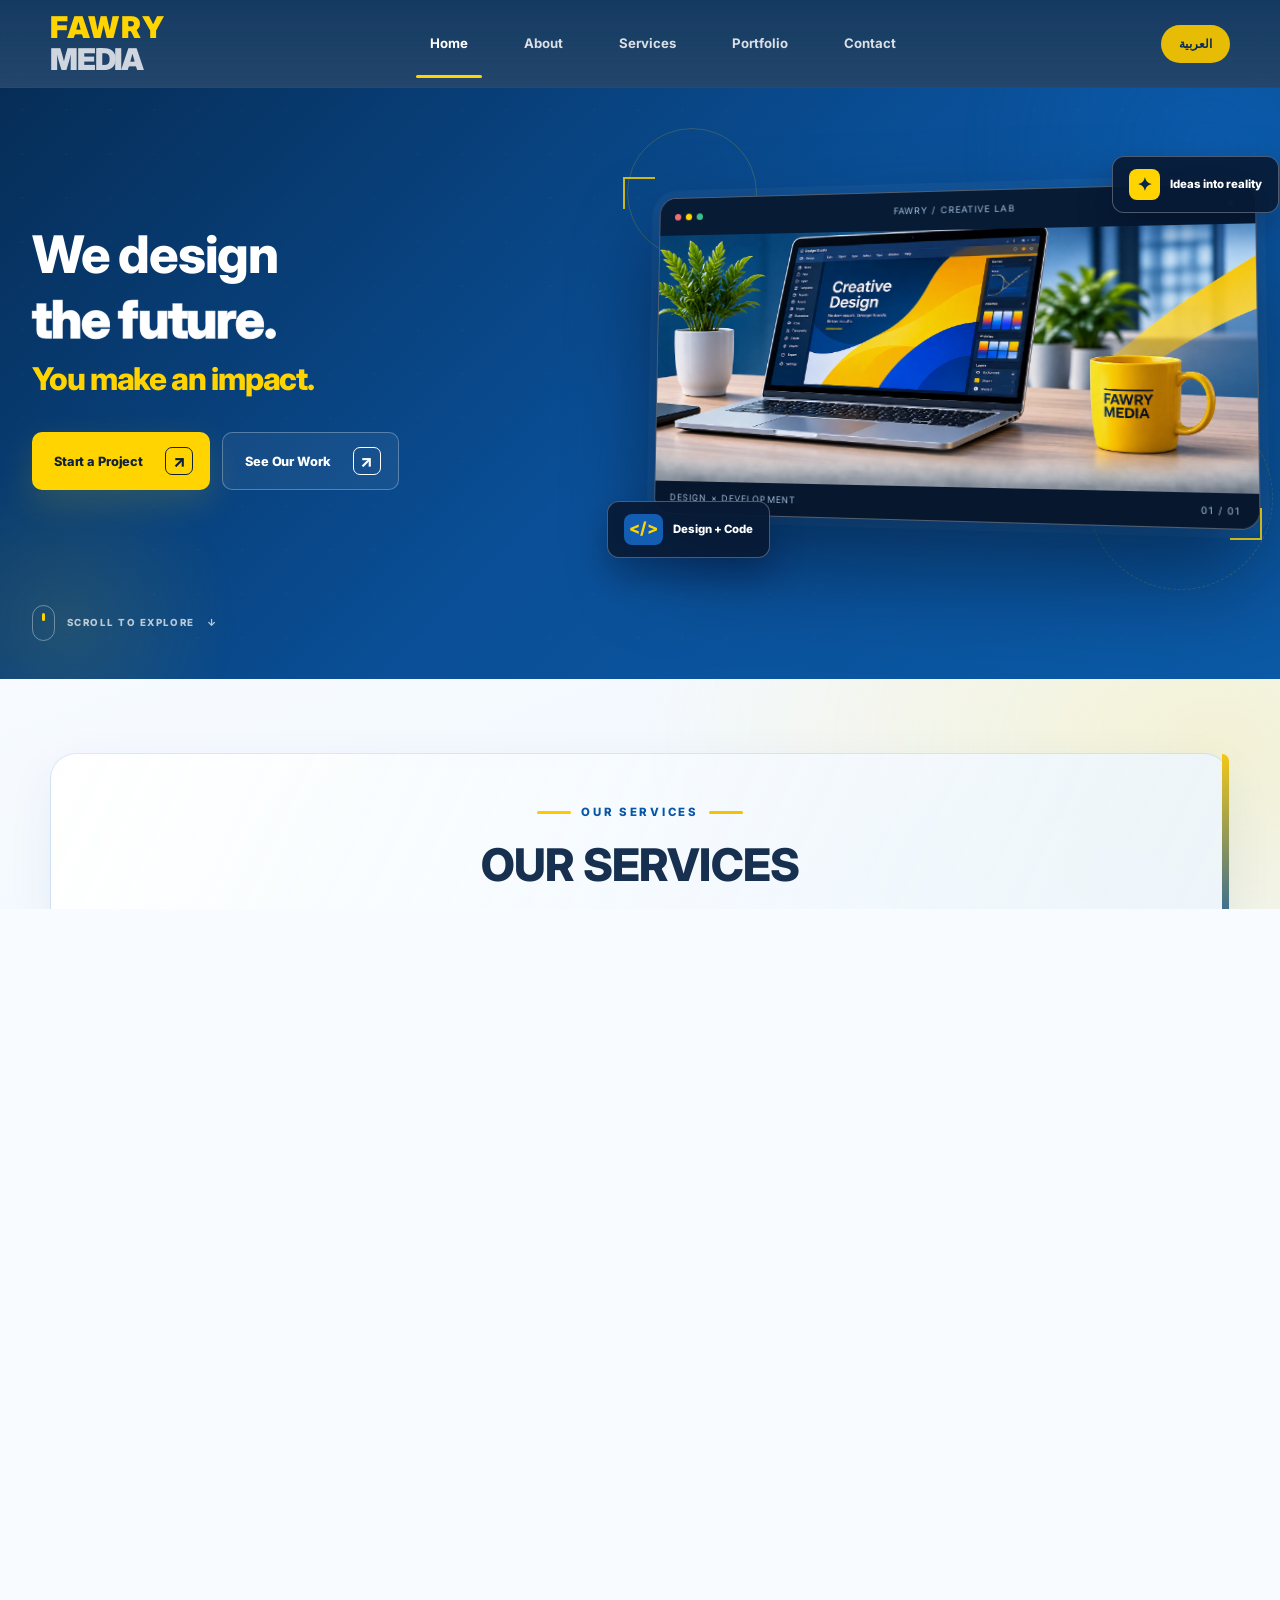
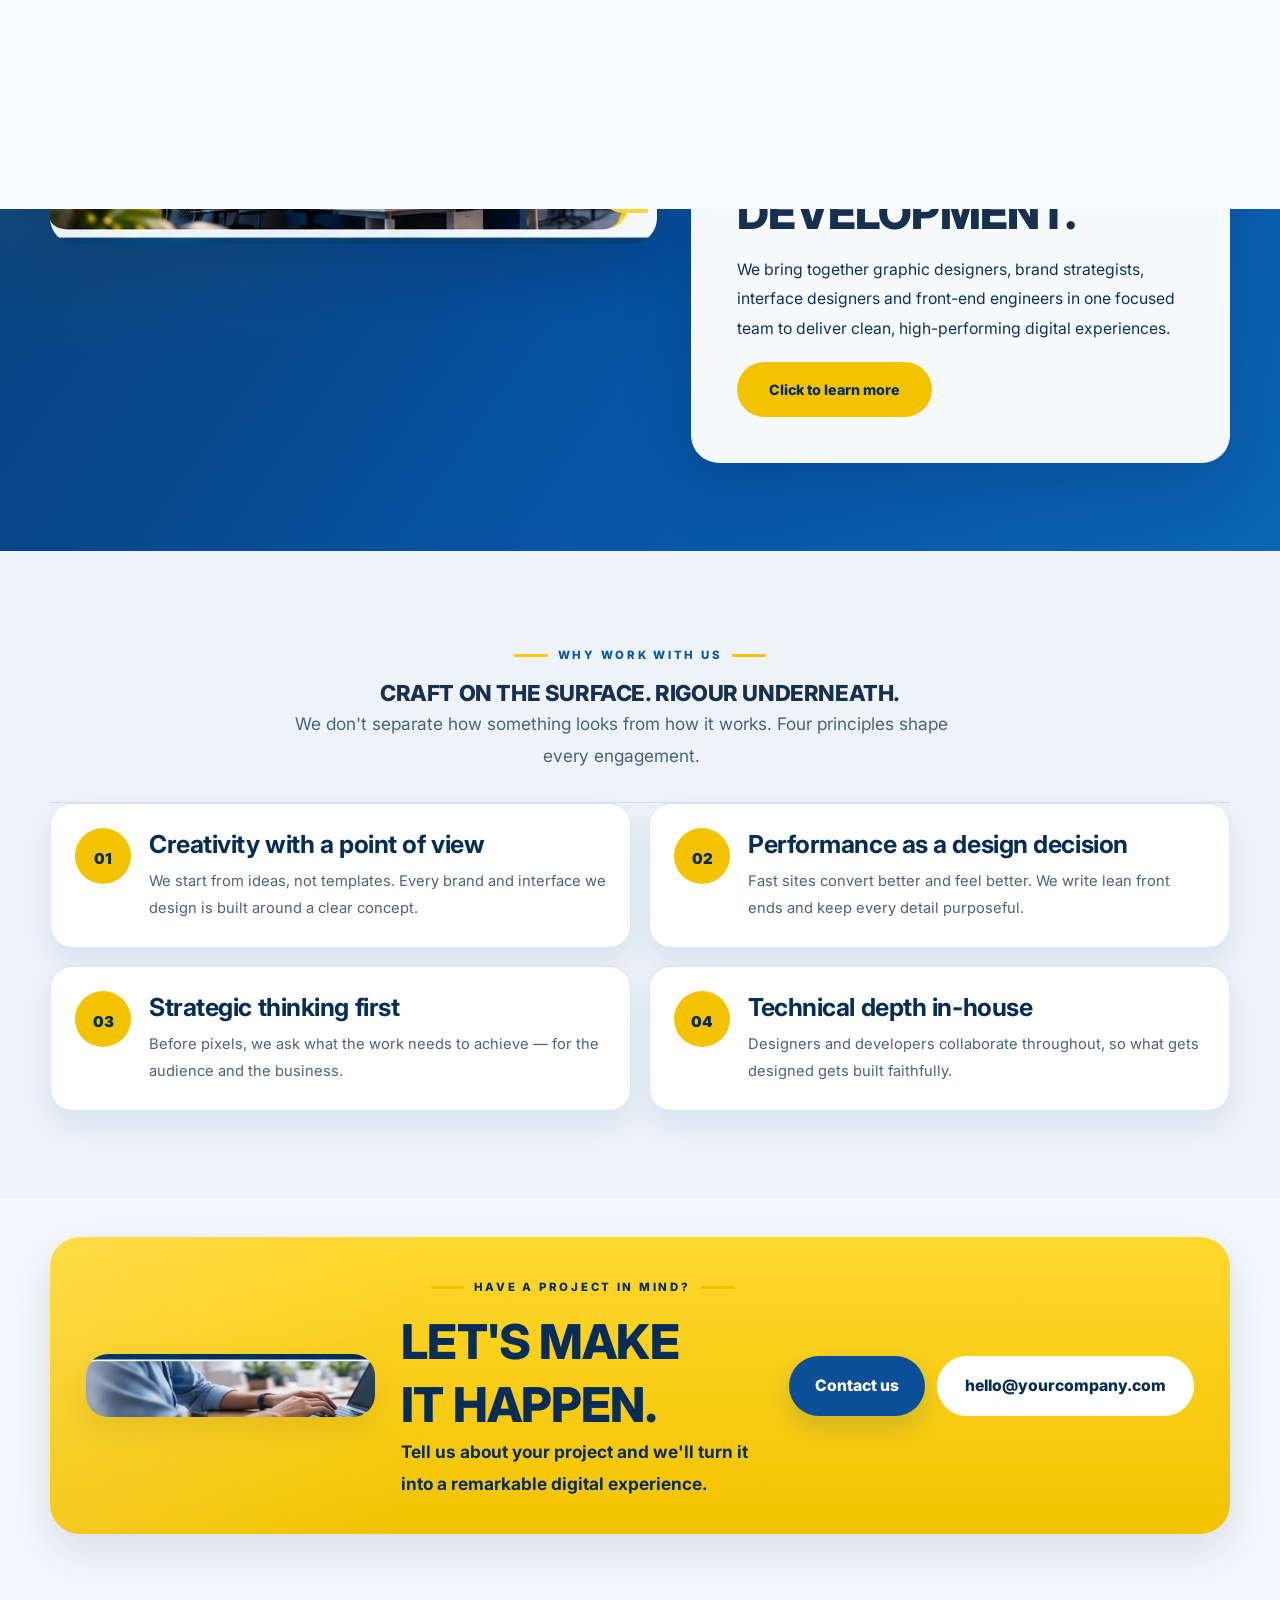
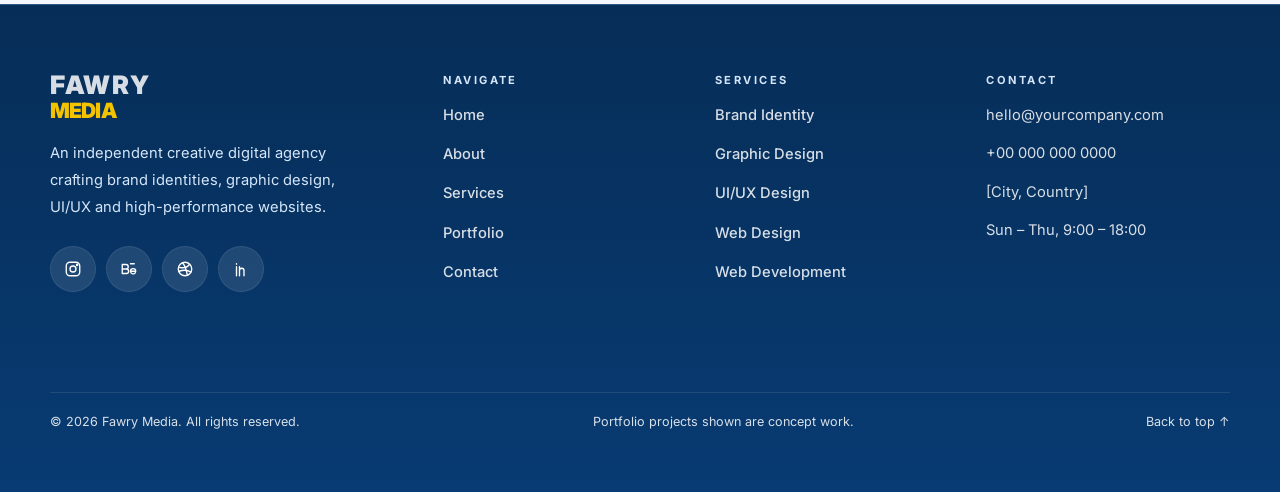
<file: index.html>
<!DOCTYPE html>

<html dir="ltr" lang="en">
<link href="https://fonts.googleapis.com" rel="preconnect" />
<link crossorigin="" href="https://fonts.gstatic.com" rel="preconnect" />


<head>
    <meta charset="utf-8" />
    <meta content="width=device-width, initial-scale=1" name="viewport" />
    <title>Fawry Media — Creative Digital Agency | Graphic Design &amp; Web Development</title>
    <meta
        content="Fawry Media is a creative digital agency crafting brand identities, graphic design, UI/UX and high-performance websites. We design. We develop. We create impact."
        name="description" />
    <meta content="website" property="og:type" />
    <meta content="Fawry Media — Creative Digital Agency" property="og:title" />
    <meta content="Brand identity, graphic design, UI/UX and web development from one studio."
        property="og:description" />
    <meta content="assets/images/og-cover.svg" property="og:image" />
    <meta content="#064b91" name="theme-color" />
    <link
        href="data:image/svg+xml,%3Csvg xmlns='http://www.w3.org/2000/svg' viewBox='0 0 40 40'%3E%3Cdefs%3E%3ClinearGradient id='g' x1='0' y1='0' x2='1' y2='1'%3E%3Cstop offset='0' stop-color='%230756a7'/%3E%3Cstop offset='1' stop-color='%23ffd400'/%3E%3C/linearGradient%3E%3C/defs%3E%3Ccircle cx='20' cy='20' r='17' fill='none' stroke='url(%23g)' stroke-width='2.5'/%3E%3Cpath d='M20 11 29 20 20 29 11 20Z' fill='white'/%3E%3C/svg%3E"
        rel="icon" />
    <link href="https://fonts.googleapis.com" rel="preconnect" />
    <link crossorigin="" href="https://fonts.gstatic.com" rel="preconnect" />
    
    <link href="css/style.css" rel="stylesheet" />
    <script src="js/arabic.js"></script>

<link rel="preconnect" href="https://fonts.googleapis.com" />
<link rel="preconnect" href="https://fonts.gstatic.com" crossorigin />


<link href="https://fonts.googleapis.com/css2?family=Cairo:wght@400;500;600;700;800&amp;family=Inter:wght@400;500;600;700;800&amp;display=swap" rel="stylesheet" />
</head>

<body class="agency-visuals" data-page="home">
    <a class="skip-link" data-ar="انتقل إلى المحتوى" data-en="Skip to content" href="#main">Skip to content</a>
    <div aria-hidden="true" class="progress"><span></span></div>
    <div aria-hidden="true" class="cursor">
        <div class="cursor__dot"></div>
        <div class="cursor__ring"><span class="cursor__label"></span></div>
    </div>
    <header class="header" id="header">
        <div class="container header__inner">
            <a aria-label="Home" class="logo" data-ar-aria-label="الرئيسية" data-en-aria-label="Home" href="index.html">
                <span class="logo__text"><span data-ar="فوري" data-en="Fawry" data-site="name">Fawry</span><small
                        data-ar="ميديا" data-en="Media">Media</small></span>
            </a>
            <nav aria-label="Primary" class="nav">
                <ul class="nav__list">
                    <li><a class="nav__link is-active" data-ar="الرئيسية" data-en="Home" data-page-link="home"
                            href="index.html">Home</a></li>
                    <li><a class="nav__link" data-ar="من نحن" data-en="About" data-page-link="about"
                            href="about.html">About</a></li>
                    <li><a class="nav__link" data-ar="الخدمات" data-en="Services" data-page-link="services"
                            href="services.html">Services</a></li>
                    <li><a class="nav__link" data-ar="أعمالنا" data-en="Portfolio" data-page-link="portfolio"
                            href="portfolio.html">Portfolio</a></li>
                    <li><a class="nav__link" data-ar="تواصل معنا" data-en="Contact" data-page-link="contact"
                            href="contact.html">Contact</a></li>
                </ul>
            </nav>
            <div class="header__actions">
                <a class="btn btn--primary header__cta" data-ar="لنتحدث" data-en="Let's Talk" data-magnetic="0.25"
                    href="contact.html">Let's Talk</a>
                <button aria-controls="mobile-nav" aria-expanded="false" aria-label="Open menu" class="burger"
                    type="button"><span class="burger__box"><span></span><span></span><span></span></span></button>
            </div>
        </div>
    </header>
    <nav aria-hidden="true" aria-label="Mobile" class="mobile-nav" id="mobile-nav">
        <ul class="mobile-nav__list">
            <li><a class="mobile-nav__link" data-page-link="home" href="index.html"><span
                        class="mobile-nav__num">01</span><span data-ar="الرئيسية" data-en="Home">Home</span></a></li>
            <li><a class="mobile-nav__link" data-page-link="about" href="about.html"><span
                        class="mobile-nav__num">02</span><span data-ar="من نحن" data-en="About">About</span></a></li>
            <li><a class="mobile-nav__link" data-page-link="services" href="services.html"><span
                        class="mobile-nav__num">03</span><span data-ar="الخدمات" data-en="Services">Services</span></a>
            </li>
            <li><a class="mobile-nav__link" data-page-link="portfolio" href="portfolio.html"><span
                        class="mobile-nav__num">04</span><span data-ar="أعمالنا"
                        data-en="Portfolio">Portfolio</span></a></li>
            <li><a class="mobile-nav__link" data-page-link="contact" href="contact.html"><span
                        class="mobile-nav__num">06</span><span data-ar="تواصل معنا" data-en="Contact">Contact</span></a>
            </li>
        </ul>
        <div class="mobile-nav__footer"><a data-site="email"
                href="mailto:hello@yourcompany.com">hello@yourcompany.com</a><span data-ar="[المدينة، الدولة]"
                data-en="[City, Country]" data-site="location">[City, Country]</span>
        </div>
    </nav>
    <main id="main">
        <section aria-labelledby="hero-title" class="hero hero--fawry fhero" id="hero">
            <canvas aria-hidden="true" class="hero__canvas" id="hero-canvas"></canvas>
            <div aria-hidden="true" class="fhero__aura fhero__aura--one"></div>
            <div aria-hidden="true" class="fhero__aura fhero__aura--two"></div>
            <div class="container fhero__container">
                <div class="fhero__grid">
                    <div class="fhero__content">
                        <!-- <div class="fhero__eyebrow"><span class="fhero__live-dot"></span><span data-ar="استوديو تصميم وتطوير رقمي" data-en="CREATIVE DIGITAL STUDIO">CREATIVE DIGITAL STUDIO</span><span class="fhero__eyebrow-line"></span><span>2026</span></div> -->
                        <h1 class="fhero__headline" id="hero-title">
                            <span class="fhero__headline-line" data-ar="نصمم أفكارك." data-en="We design">We design</span>
                            <span class="fhero__headline-line fhero__headline-line--outline" data-ar="ونطوّر طموحك." data-en="the future.">the future.</span>
                            <span class="fhero__headline-accent" data-ar="ونصنع التأثير." data-en="You make an impact.">You make an impact.</span>
                        </h1>
                        <!-- <p class="fhero__description" data-ar="نحوّل الأفكار الإبداعية إلى هويات بصرية قوية وتجارب رقمية استثنائية. من التصميم إلى البرمجة، نصنع حضورًا يليق بعلامتك التجارية." data-en="We transform bold ideas into distinctive visual identities and exceptional digital experiences. From design to development, we build what makes your brand stand out.">We transform bold ideas into distinctive visual identities and exceptional digital experiences. From design to development, we build what makes your brand stand out.</p> -->
                        <div class="fhero__actions">
                            <a class="fhero__button fhero__button--primary" href="https://wa.me/201029792971"><span data-ar="ابدأ مشروعك" data-en="Start a Project">Start a Project</span><span aria-hidden="true" class="fhero__button-arrow">↗</span></a>
                            <a class="fhero__button fhero__button--secondary" href="portfolio.html"><span data-ar="شاهد أعمالنا" data-en="See Our Work">See Our Work</span><span aria-hidden="true" class="fhero__button-arrow">↗</span></a>
                        </div>
                        <!-- <div class="fhero__footerline" aria-hidden="true"><span class="fhero__footerline-track"></span><span data-ar="هوية بصرية • واجهات • تطوير" data-en="BRANDING · UI/UX · DEVELOPMENT">BRANDING · UI/UX · DEVELOPMENT</span></div> -->
                    </div>
                    <div class="fhero__visual" aria-label="Fawry Media design showcase" role="img">
                        <div aria-hidden="true" class="fhero__visual-orbit fhero__visual-orbit--one"></div>
                        <div aria-hidden="true" class="fhero__visual-orbit fhero__visual-orbit--two"></div>
                        <div class="fhero__image-frame">
                            <div class="fhero__frame-top" aria-hidden="true"><span class="fhero__frame-dots"><i></i><i></i><i></i></span><span>FAWRY / CREATIVE LAB</span><span>✳</span></div>
                            <img class="fhero__image" src="assets/images/mockup/hero-device.webp" alt="Laptop showcasing a Fawry Media graphic design project" fetchpriority="high" width="1916" height="821" />
                            <div aria-hidden="true" class="fhero__image-gloss"></div>
                            <div class="fhero__frame-bottom" aria-hidden="true"><span>DESIGN × DEVELOPMENT</span><span>01 / 01</span></div>
                        </div>
                        <div class="fhero__floating-tag fhero__floating-tag--top" aria-hidden="true"><span class="fhero__tag-icon">✦</span><span data-ar="أفكار تخرج للنور" data-en="Ideas into reality">Ideas into reality</span></div>
                        <div class="fhero__floating-tag fhero__floating-tag--bottom" aria-hidden="true"><span class="fhero__tag-code">&lt;/&gt;</span><span data-ar="تصميم + برمجة" data-en="Design + Code">Design + Code</span></div>
                        <span class="fhero__visual-corner fhero__visual-corner--tl" aria-hidden="true"></span>
                        <span class="fhero__visual-corner fhero__visual-corner--br" aria-hidden="true"></span>
                    </div>
                </div>
                <a class="fhero__scroll" href="#services"><span class="fhero__scroll-track" aria-hidden="true"><span></span></span><span data-ar="اكتشف خدماتنا" data-en="SCROLL TO EXPLORE">SCROLL TO EXPLORE</span><span aria-hidden="true">↓</span></a>
            </div>
        </section>
        <section aria-labelledby="services-title" class="section fawry-services" id="services">
            <div class="container">
                <div class="fawry-section-head">
                    <p class="eyebrow" data-ar="خدماتنا" data-en="Our Services">Our Services</p>
                    <h2 class="display" data-ar="خدماتنا" data-en="Our Services" id="services-title">Our Services</h2>
                </div>
                <div class="fawry-services__grid">
                    <article class="fawry-service-card" data-service-link="service-uiux.html">
                        <img alt="UI/UX Design" loading="lazy" src="assets/images/mockup/service-uiux.webp" />
                        <h3 data-ar="تصميم تجربة وواجهة المستخدم" data-en="UI/UX Design"><a
                                class="fawry-service-card__title-link" data-ar="تصميم تجربة وواجهة المستخدم"
                                data-en="UI/UX Design" href="service-uiux.html">UI/UX Design</a></h3>
                        <p data-ar="واجهات احترافية وتجارب استخدام سلسة."
                            data-en="Professional interfaces and seamless user journeys.">Professional interfaces and
                            seamless user journeys.</p>
                        <a aria-label="UI/UX Design" class="fawry-card-arrow"
                            data-ar-aria-label="تصميم تجربة وواجهة المستخدم" data-en-aria-label="UI/UX Design"
                            href="service-uiux.html">→</a>
                    </article>
                    <article class="fawry-service-card" data-service-link="service-development.html">
                        <img alt="Web Development" loading="lazy" src="assets/images/mockup/service-dev.webp" />
                        <h3 data-ar="تطوير المواقع" data-en="Web Development"><a class="fawry-service-card__title-link"
                                data-ar="تطوير المواقع" data-en="Web Development" href="service-development.html">Web
                                Development</a></h3>
                        <p data-ar="مواقع حديثة ومتجاوبة تُبنى بدقة."
                            data-en="Modern, responsive websites built with precision.">Modern, responsive websites
                            built with precision.</p>
                        <a aria-label="Web Development" class="fawry-card-arrow" data-ar-aria-label="تطوير المواقع"
                            data-en-aria-label="Web Development" href="service-development.html">→</a>
                    </article>
                    <article class="fawry-service-card" data-service-link="service-branding.html">
                        <img alt="Brand Identity" loading="lazy" src="assets/images/mockup/service-brand.webp" />
                        <h3 data-ar="الهوية البصرية" data-en="Brand Identity"><a class="fawry-service-card__title-link"
                                data-ar="الهوية البصرية" data-en="Brand Identity" href="service-branding.html">Brand
                                Identity</a></h3>
                        <p data-ar="أنظمة هوية تجعل العلامات أكثر حضورًا في الذاكرة."
                            data-en="Identity systems that make brands more memorable.">Identity systems that make
                            brands more memorable.</p>
                        <a aria-label="Brand Identity" class="fawry-card-arrow" data-ar-aria-label="الهوية البصرية"
                            data-en-aria-label="Brand Identity" href="service-branding.html">→</a>
                    </article>
                    <article class="fawry-service-card" data-service-link="service-graphic.html">
                        <img alt="Graphic Design" loading="lazy" src="assets/images/mockup/service-graphic.webp" />
                        <h3 data-ar="تصميم الجرافيك" data-en="Graphic Design"><a class="fawry-service-card__title-link"
                                data-ar="تصميم الجرافيك" data-en="Graphic Design" href="service-graphic.html">Graphic
                                Design</a></h3>
                        <p data-ar="تصميمات إبداعية للقنوات الرقمية والتسويقية."
                            data-en="Creative visuals for digital and marketing channels.">Creative visuals for digital
                            and marketing channels.</p>
                        <a aria-label="Graphic Design" class="fawry-card-arrow" data-ar-aria-label="تصميم الجرافيك"
                            data-en-aria-label="Graphic Design" href="service-graphic.html">→</a>
                    </article>
                </div>
            </div>
        </section>
        <section aria-labelledby="about-title" class="section section--alt fawry-about">
            <div class="container fawry-about__wrap">
                <figure class="fawry-about__media"><img alt="Fawry Media office visual" loading="lazy"
                        src="assets/images/mockup/about-office.webp" /></figure>
                <div class="fawry-about__content">
                    <p class="eyebrow" data-ar="من نحن" data-en="About us">About us</p>
                    <h2 class="display" data-ar="وكالة إبداعية متخصصة في التصميم والتطوير الرقمي."
                        data-en="A specialised creative agency for design and digital development." id="about-title">A
                        specialised creative agency for design and digital development.</h2>
                    <!-- <p><strong>Fawry Media</strong> is a creative digital agency built on a simple belief: a brand's identity and
            its digital presence should be imagined by the same minds. So we design and develop together — from the
            first sketch to the final deploy.</p> -->
                    <p data-ar="في Fawry Media، نؤمن بأن التميز الرقمي يبدأ بفكرة مبتكرة وتصميم احترافي. نحن شركة متخصصة في تصميم وتطوير المواقع الإلكترونية وحلول الجرافيك ديزاين، ونسعى إلى تحويل أفكار عملائنا إلى تجارب رقمية مميزة تجمع بين الإبداع، الجودة، وسهولة الاستخدام.

نعمل على تقديم حلول متكاملة تعكس هوية كل علامة تجارية، من خلال تصميم مواقع عصرية ومتجاوبة مع جميع الأجهزة، وابتكار تصاميم بصرية تعزز الحضور الرقمي وتترك انطباعًا قويًا لدى الجمهور.

هدفنا هو أن نكون شريكك الإبداعي في بناء حضور رقمي احترافي يعكس طموحاتك ويساهم في نجاح أعمالك." data-en="We bring together graphic designers, brand strategists, interface designers and front-end engineers in one
            focused team to deliver clean, high-performing digital experiences.">We bring together graphic designers,
                        brand strategists, interface designers and front-end engineers in one
                        focused team to deliver clean, high-performing digital experiences.</p>
                    <a class="btn btn--primary" data-ar="انقر للمزيد" data-en="Click to learn more"
                        href="about.html">Click to learn more</a>
                </div>
            </div>
        </section>
        <section aria-labelledby="why-title" class="section section--alt">
            <div class="container why">
                <div class="why__sticky">
                    <p class="eyebrow" data-ar="لماذا تختارنا؟" data-en="Why work with us">Why work with us</p>
                    <h2 class="display" data-ar="إبداع في المظهر، ودقة في التنفيذ."
                        data-en="Craft on the surface. Rigour underneath." id="why-title">Craft on the surface. Rigour
                        underneath.</h2>
                    <p class="lead" data-ar="لا نفصل بين جمال التصميم وكفاءة الأداء. أربعة مبادئ تحكم كل مشروع ننفذه."
                        data-en="We don't separate how something looks from how it works. Four principles shape every
            engagement.">We don't separate how something looks from how it works. Four principles shape every
                        engagement.</p>
                </div>
                <ul class="why__list">
                    <li class="why__item"><span class="why__num">01</span>
                        <div>
                            <h3 class="h3 why__title" data-ar="إبداع برؤية واضحة"
                                data-en="Creativity with a point of view">Creativity with a point of view</h3>
                            <p class="why__text"
                                data-ar="نبدأ من الفكرة لا من القوالب. كل علامة وواجهة نصممها تنطلق من مفهوم واضح."
                                data-en="We start from ideas, not templates. Every brand and interface we design is built
                around a clear concept.">We start from ideas, not templates. Every brand and interface we design is
                                built
                                around a clear concept.</p>
                        </div>
                    </li>
                    <li class="why__item"><span class="why__num">02</span>
                        <div>
                            <h3 class="h3 why__title" data-ar="الأداء قرار تصميمي"
                                data-en="Performance as a design decision">Performance as a design decision</h3>
                            <p class="why__text"
                                data-ar="المواقع السريعة تحقق نتائج أفضل وتمنح تجربة أفضل. نطوّر واجهات خفيفة ونجعل كل تفصيلة ذات هدف."
                                data-en="Fast sites convert better and feel better. We write lean front ends and keep every
                detail purposeful.">Fast sites convert better and feel better. We write lean front ends and keep every
                                detail purposeful.</p>
                        </div>
                    </li>
                    <li class="why__item"><span class="why__num">03</span>
                        <div>
                            <h3 class="h3 why__title" data-ar="التفكير الاستراتيجي أولًا"
                                data-en="Strategic thinking first">Strategic thinking first</h3>
                            <p class="why__text"
                                data-ar="قبل البكسلات، نسأل أولًا عما يجب أن يحققه العمل للجمهور وللعمل." data-en="Before pixels, we ask what the work needs to achieve — for the audience and the
                business.">Before pixels, we ask what the work needs to achieve — for the audience and the
                                business.</p>
                        </div>
                    </li>
                    <li class="why__item"><span class="why__num">04</span>
                        <div>
                            <h3 class="h3 why__title" data-ar="خبرة تقنية داخل الفريق"
                                data-en="Technical depth in-house">Technical depth in-house</h3>
                            <p class="why__text"
                                data-ar="يتعاون المصممون والمطورون طوال المشروع حتى يُنفَّذ ما نُصممه بدقة ووفاء."
                                data-en="Designers and developers collaborate throughout, so what gets designed gets built
                faithfully.">Designers and developers collaborate throughout, so what gets designed gets built
                                faithfully.</p>
                        </div>
                    </li>
                </ul>
            </div>
        </section>
        <!-- <section aria-labelledby="process-title" class="section">
<div class="container">
<div class="fawry-section-head">
<p class="eyebrow" data-ar="منهجية عملنا" data-en="Our process">Our process</p>
<h2 class="display" data-ar="سبع مراحل بلا تخمين." data-en="Seven stages. Zero guesswork." id="process-title">Seven stages. Zero guesswork.</h2>
</div>
<div class="proc">
<div aria-label="Process stages" class="proc__tabs" role="tablist">
<button aria-controls="pp-1" aria-selected="true" class="proc__tab" id="pt-1" role="tab" type="button"><small>01</small><strong data-ar="الاكتشاف" data-en="Discovery">Discovery</strong></button>
<button aria-controls="pp-2" aria-selected="false" class="proc__tab" id="pt-2" role="tab" type="button"><small>02</small><strong data-ar="الاستراتيجية" data-en="Strategy">Strategy</strong></button>
<button aria-controls="pp-3" aria-selected="false" class="proc__tab" id="pt-3" role="tab" type="button"><small>03</small><strong data-ar="البحث" data-en="Research">Research</strong></button>
<button aria-controls="pp-4" aria-selected="false" class="proc__tab" id="pt-4" role="tab" type="button"><small>04</small><strong data-ar="التصميم" data-en="Design">Design</strong></button>
<button aria-controls="pp-5" aria-selected="false" class="proc__tab" id="pt-5" role="tab" type="button"><small>05</small><strong data-ar="التطوير" data-en="Development">Development</strong></button>
<button aria-controls="pp-6" aria-selected="false" class="proc__tab" id="pt-6" role="tab" type="button"><small>06</small><strong data-ar="الاختبار" data-en="Testing">Testing</strong></button>
<button aria-controls="pp-7" aria-selected="false" class="proc__tab" id="pt-7" role="tab" type="button"><small>07</small><strong data-ar="الإطلاق والدعم" data-en="Launch &amp; Support">Launch &amp; Support</strong></button>
</div>
<div class="proc__body">
<div>
<div aria-labelledby="pt-1" class="proc__panel" id="pp-1" role="tabpanel">
<div class="num-big">01</div>
<h3 class="h3" data-ar="الاكتشاف" data-en="Discovery">Discovery</h3>
<p data-ar="نبدأ بالاستماع وتحديد أهدافك وجمهورك وتحدياتك ومؤشرات النجاح في جلسة منظمة." data-en="We listen first. A structured kick-off uncovers your goals, audience, constraints and what success
                  will actually look like.">We listen first. A structured kick-off uncovers your goals, audience, constraints and what success
                  will actually look like.</p>
<ul class="proc__deliv">
<li data-ar="ورشة البداية" data-en="Kick-off workshop">Kick-off workshop</li>
<li data-ar="ملخص المشروع" data-en="Project brief">Project brief</li>
<li data-ar="نطاق العمل والجدول الزمني" data-en="Scope &amp; timeline">Scope &amp; timeline</li>
</ul>
</div>
<div aria-labelledby="pt-2" class="proc__panel" id="pp-2" role="tabpanel">
<div class="num-big">02</div>
<h3 class="h3" data-ar="الاستراتيجية" data-en="Strategy">Strategy</h3>
<p data-ar="نحدد تموضع العلامة ورسائلها والاتجاه الإبداعي الذي يوجّه كل قرار لاحق." data-en="We define positioning, messaging priorities and the creative direction that will guide every decision
                  that follows.">We define positioning, messaging priorities and the creative direction that will guide every decision
                  that follows.</p>
<ul class="proc__deliv">
<li data-ar="التوجه الإبداعي" data-en="Creative direction">Creative direction</li>
<li data-ar="هيكلة المحتوى" data-en="Content architecture">Content architecture</li>
<li data-ar="مؤشرات النجاح" data-en="Success metrics">Success metrics</li>
</ul>
</div>
<div aria-labelledby="pt-3" class="proc__panel" id="pp-3" role="tabpanel">
<div class="num-big">03</div>
<h3 class="h3" data-ar="البحث" data-en="Research">Research</h3>
<p data-ar="نراجع المنافسين والاتجاهات البصرية ورحلات المستخدم للوصول إلى حلول مميزة ومدروسة." data-en="Competitive audits, visual landscape mapping and user-journey thinking ensure the work is distinctive
                  and grounded.">Competitive audits, visual landscape mapping and user-journey thinking ensure the work is distinctive
                  and grounded.</p>
<ul class="proc__deliv">
<li data-ar="تحليل المنافسين" data-en="Competitor audit">Competitor audit</li>
<li data-ar="لوحات الإلهام" data-en="Moodboards">Moodboards</li>
<li data-ar="مسارات المستخدم" data-en="User flows">User flows</li>
</ul>
</div>
<div aria-labelledby="pt-4" class="proc__panel" id="pp-4" role="tabpanel">
<div class="num-big">04</div>
<h3 class="h3" data-ar="التصميم" data-en="Design">Design</h3>
<p data-ar="نحوّل الأفكار إلى أنظمة هوية وتخطيطات ومكونات وحركات نراجعها ونطورها حتى اعتمادها." data-en="Concepts become systems: identity, layouts, components and motion — presented, refined and approved
                  in clear rounds.">Concepts become systems: identity, layouts, components and motion — presented, refined and approved
                  in clear rounds.</p>
<ul class="proc__deliv">
<li data-ar="عرض المقترحات" data-en="Concept presentation">Concept presentation</li>
<li data-ar="نظام التصميم" data-en="Design system">Design system</li>
<li data-ar="النموذج الأولي" data-en="Prototype">Prototype</li>
</ul>
</div>
<div aria-labelledby="pt-5" class="proc__panel" id="pp-5" role="tabpanel">
<div class="num-big">05</div>
<h3 class="h3" data-ar="التطوير" data-en="Development">Development</h3>
<p data-ar="نحوّل التصميم إلى كود نظيف ودلالي ومتجاوب، دون أطر عمل ثقيلة، مع الحفاظ على الدقة والأداء." data-en="Clean, semantic, framework-free code brings the design to life with pixel fidelity and a performance
                  budget.">Clean, semantic, framework-free code brings the design to life with pixel fidelity and a performance
                  budget.</p>
<ul class="proc__deliv">
<li data-ar="بناء موقع متجاوب" data-en="Responsive build">Responsive build</li>
<li data-ar="التفاعلات" data-en="Interactions">Interactions</li>
<li data-ar="معاينة تجريبية" data-en="Staging preview">Staging preview</li>
</ul>
</div>
<div aria-labelledby="pt-6" class="proc__panel" id="pp-6" role="tabpanel">
<div class="num-big">06</div>
<h3 class="h3" data-ar="الاختبار" data-en="Testing">Testing</h3>
<p data-ar="نفحص الأجهزة والمتصفحات والأداء وإمكانية الوصول، ونعالج المشكلات قبل الإطلاق." data-en="Devices, browsers, accessibility and speed are checked methodically, and issues are fixed before
                  anyone else sees them.">Devices, browsers, accessibility and speed are checked methodically, and issues are fixed before
                  anyone else sees them.</p>
<ul class="proc__deliv">
<li data-ar="اختبار مختلف المتصفحات" data-en="Cross-browser QA">Cross-browser QA</li>
<li data-ar="مراجعة سهولة الوصول" data-en="Accessibility review">Accessibility review</li>
<li data-ar="فحص الأداء" data-en="Performance audit">Performance audit</li>
</ul>
</div>
<div aria-labelledby="pt-7" class="proc__panel" id="pp-7" role="tabpanel">
<div class="num-big">07</div>
<h3 class="h3" data-ar="الإطلاق والدعم" data-en="Launch &amp; Support">Launch &amp; Support</h3>
<p data-ar="ندير الإطلاق ونسلم التوثيق ونواصل تقديم خدمات الصيانة والتحسين عند الحاجة." data-en="We handle the go-live, hand over documentation and stay available to maintain, measure and improve.">We handle the go-live, hand over documentation and stay available to maintain, measure and improve.
                </p>
<ul class="proc__deliv">
<li data-ar="النشر" data-en="Deployment">Deployment</li>
<li data-ar="التوثيق" data-en="Documentation">Documentation</li>
<li data-ar="خطة الصيانة" data-en="Maintenance plan">Maintenance plan</li>
</ul>
</div>
</div>
<div aria-hidden="true" class="proc__visual">
<div class="proc__orbit"><i></i><b style="--step:0"></b><strong>01</strong></div>
</div>
</div>
</div>
</div>
</section> -->
        <section aria-labelledby="cta-title" class="cta-final">
            <div class="container">
                <img alt="Contact visual" loading="lazy" src="assets/images/mockup/cta-contact.webp"
                    style="width:100%;max-width:360px;border-radius:22px;box-shadow:0 12px 30px rgba(0,0,0,.08);position:relative;z-index:1;" />
                <div>
                    <p class="eyebrow" data-ar="عندك مشروع في بالك؟" data-en="Have a project in mind?"
                        style="justify-content:flex-start">Have a project in mind?</p>
                    <h2 class="display cta-final__title" data-ar="خلينا نحوله إلى واقع." data-en="Let's make it happen."
                        id="cta-title">Let's make it happen.</h2>
                    <p class="lead" data-ar="أخبرنا عن مشروعك وسنحوّله إلى تجربة رقمية مميزة."
                        data-en="Tell us about your project and we'll turn it into a remarkable digital experience.">
                        Tell us about your project and we'll turn it into a remarkable digital experience.</p>
                </div>
                <div class="cta-final__actions"
                    style="display:flex;flex-wrap:wrap;gap:12px;justify-content:flex-end;position:relative;z-index:1;">
                    <a class="btn btn--primary btn--lg" data-ar="تواصل معنا" data-en="Contact us"
                        href="https://wa.me/201029792971" target="_blank" rel="noopener noreferrer">Contact us</a>
                    <a class="btn btn--ghost btn--lg" data-site="email"
                        href="mailto:hello@yourcompany.com">hello@yourcompany.com</a>
                </div>
            </div>
        </section>
    </main>
    <footer class="footer">
        <div class="container">
            <div class="footer__top">
                <div class="footer__brand">
                    <a aria-label="Home" class="logo" data-ar-aria-label="الرئيسية" data-en-aria-label="Home"
                        href="index.html">
                        <span class="logo__text"><span data-ar="فوري" data-en="Fawry"
                                data-site="name">Fawry</span><small data-ar="ميديا" data-en="Media">Media</small></span>
                    </a>
                    <p data-ar="وكالة رقمية مستقلة متخصصة في الهوية البصرية والجرافيك وتجربة المستخدم وتطوير المواقع عالية الأداء."
                        data-en="An independent creative digital agency crafting brand identities, graphic design, UI/UX and
            high-performance websites.">An independent creative digital agency crafting brand identities, graphic
                        design, UI/UX and
                        high-performance websites.</p>
                    <div aria-label="Social media" class="footer__social">
                        <a aria-label="Instagram" data-site="social.instagram" href="#" title="Instagram"><svg
                                fill="none" stroke="currentColor" stroke-linecap="round" stroke-linejoin="round"
                                stroke-width="1.8" viewbox="0 0 24 24">
                                <rect height="18" rx="5" width="18" x="3" y="3"></rect>
                                <circle cx="12" cy="12" r="4"></circle>
                                <circle cx="17.5" cy="6.5" fill="currentColor" r=".8"></circle>
                            </svg></a>
                        <a aria-label="Behance" data-site="social.behance" href="#" title="Behance"><svg fill="none"
                                stroke="currentColor" stroke-linecap="round" stroke-linejoin="round" stroke-width="1.8"
                                viewbox="0 0 24 24">
                                <path
                                    d="M3 6h5a3 3 0 0 1 0 6H3zM3 12h5.5a3 3 0 0 1 0 6H3zM14 5h5M14 15h7a3.5 3.5 0 1 0-7 0 3.5 3.5 0 0 0 6.5 1.8">
                                </path>
                            </svg></a>
                        <a aria-label="Dribbble" data-site="social.dribbble" href="#" title="Dribbble"><svg fill="none"
                                stroke="currentColor" stroke-linecap="round" stroke-linejoin="round" stroke-width="1.8"
                                viewbox="0 0 24 24">
                                <circle cx="12" cy="12" r="9"></circle>
                                <path d="M5 10c6 1 10 0 13-4M4 15c6-2 11-2 16 1M9 4c3 4 5 9 6 16"></path>
                            </svg></a>
                        <a aria-label="LinkedIn" data-site="social.linkedin" href="#" title="LinkedIn"><svg fill="none"
                                stroke="currentColor" stroke-linecap="round" stroke-linejoin="round" stroke-width="1.8"
                                viewbox="0 0 24 24">
                                <path d="M6 9v12M6 5v.5M10 21v-7a3 3 0 0 1 6 0v7M10 9v12"></path>
                            </svg></a>
                    </div>
                </div>
                <div class="footer__col">
                    <h4 data-ar="تصفح" data-en="Navigate">Navigate</h4>
                    <ul class="footer__list">
                        <li><a data-ar="الرئيسية" data-en="Home" href="index.html">Home</a></li>
                        <li><a data-ar="من نحن" data-en="About" href="about.html">About</a></li>
                        <li><a data-ar="الخدمات" data-en="Services" href="services.html">Services</a></li>
                        <li><a data-ar="أعمالنا" data-en="Portfolio" href="portfolio.html">Portfolio</a></li>
                        <li><a data-ar="تواصل معنا" data-en="Contact" href="contact.html">Contact</a></li>
                    </ul>
                </div>
                <div class="footer__col">
                    <h4 data-ar="الخدمات" data-en="Services">Services</h4>
                    <ul class="footer__list">
                        <li><a data-ar="الهوية البصرية" data-en="Brand Identity" href="services.html#design">Brand
                                Identity</a></li>
                        <li><a data-ar="تصميم الجرافيك" data-en="Graphic Design" href="services.html#design">Graphic
                                Design</a></li>
                        <li><a data-ar="تصميم تجربة وواجهة المستخدم" data-en="UI/UX Design"
                                href="services.html#design">UI/UX Design</a></li>
                        <li><a data-ar="تصميم المواقع" data-en="Web Design" href="services.html#development">Web
                                Design</a></li>
                        <li><a data-ar="تطوير المواقع" data-en="Web Development" href="services.html#development">Web
                                Development</a></li>
                    </ul>
                </div>
                <div class="footer__col">
                    <h4 data-ar="تواصل معنا" data-en="Contact">Contact</h4>
                    <address class="footer__contact"><a data-site="email"
                            href="mailto:hello@yourcompany.com">hello@yourcompany.com</a><a data-site="phone"
                            href="tel:+000000000000">+00 000 000 0000</a><span data-ar="[المدينة، الدولة]"
                            data-en="[City, Country]" data-site="location">[City, Country]</span><span
                            data-ar="الأحد – الخميس، 9:00 – 18:00" data-en="Sun – Thu, 9:00 – 18:00"
                            data-site="hours">Sun – Thu, 9:00 – 18:00</span></address>
                </div>
            </div>
            <div class="footer__bottom">
                <span>© <span data-year="">2026</span> <span data-site="name">Fawry Media</span><span
                        data-ar=". جميع الحقوق محفوظة." data-en=". All rights reserved.">. All rights
                        reserved.</span></span>
                <span data-ar="المشاريع المعروضة نماذج تصورية."
                    data-en="Portfolio projects shown are concept work.">Portfolio projects shown are concept
                    work.</span>
                <a data-ar="العودة للأعلى ↑" data-en="Back to top ↑" href="#main">Back to top ↑</a>
            </div>
        </div>
    </footer>
    <button aria-label="Back to top" class="to-top" type="button"><svg aria-hidden="true" fill="none"
            stroke="currentColor" stroke-linecap="round" stroke-linejoin="round" stroke-width="2" viewbox="0 0 24 24">
            <path d="M12 19V5m-6 6 6-6 6 6"></path>
        </svg></button>
    <div aria-hidden="true" class="page-transition"></div>
    <script defer="" src="js/main.js"></script>
    <script defer="" src="js/animations.js"></script>
    <script defer src="js/hero-motion.js"></script>
<script defer src="js/studio-motion.js"></script>
</body>

</html>
</file>
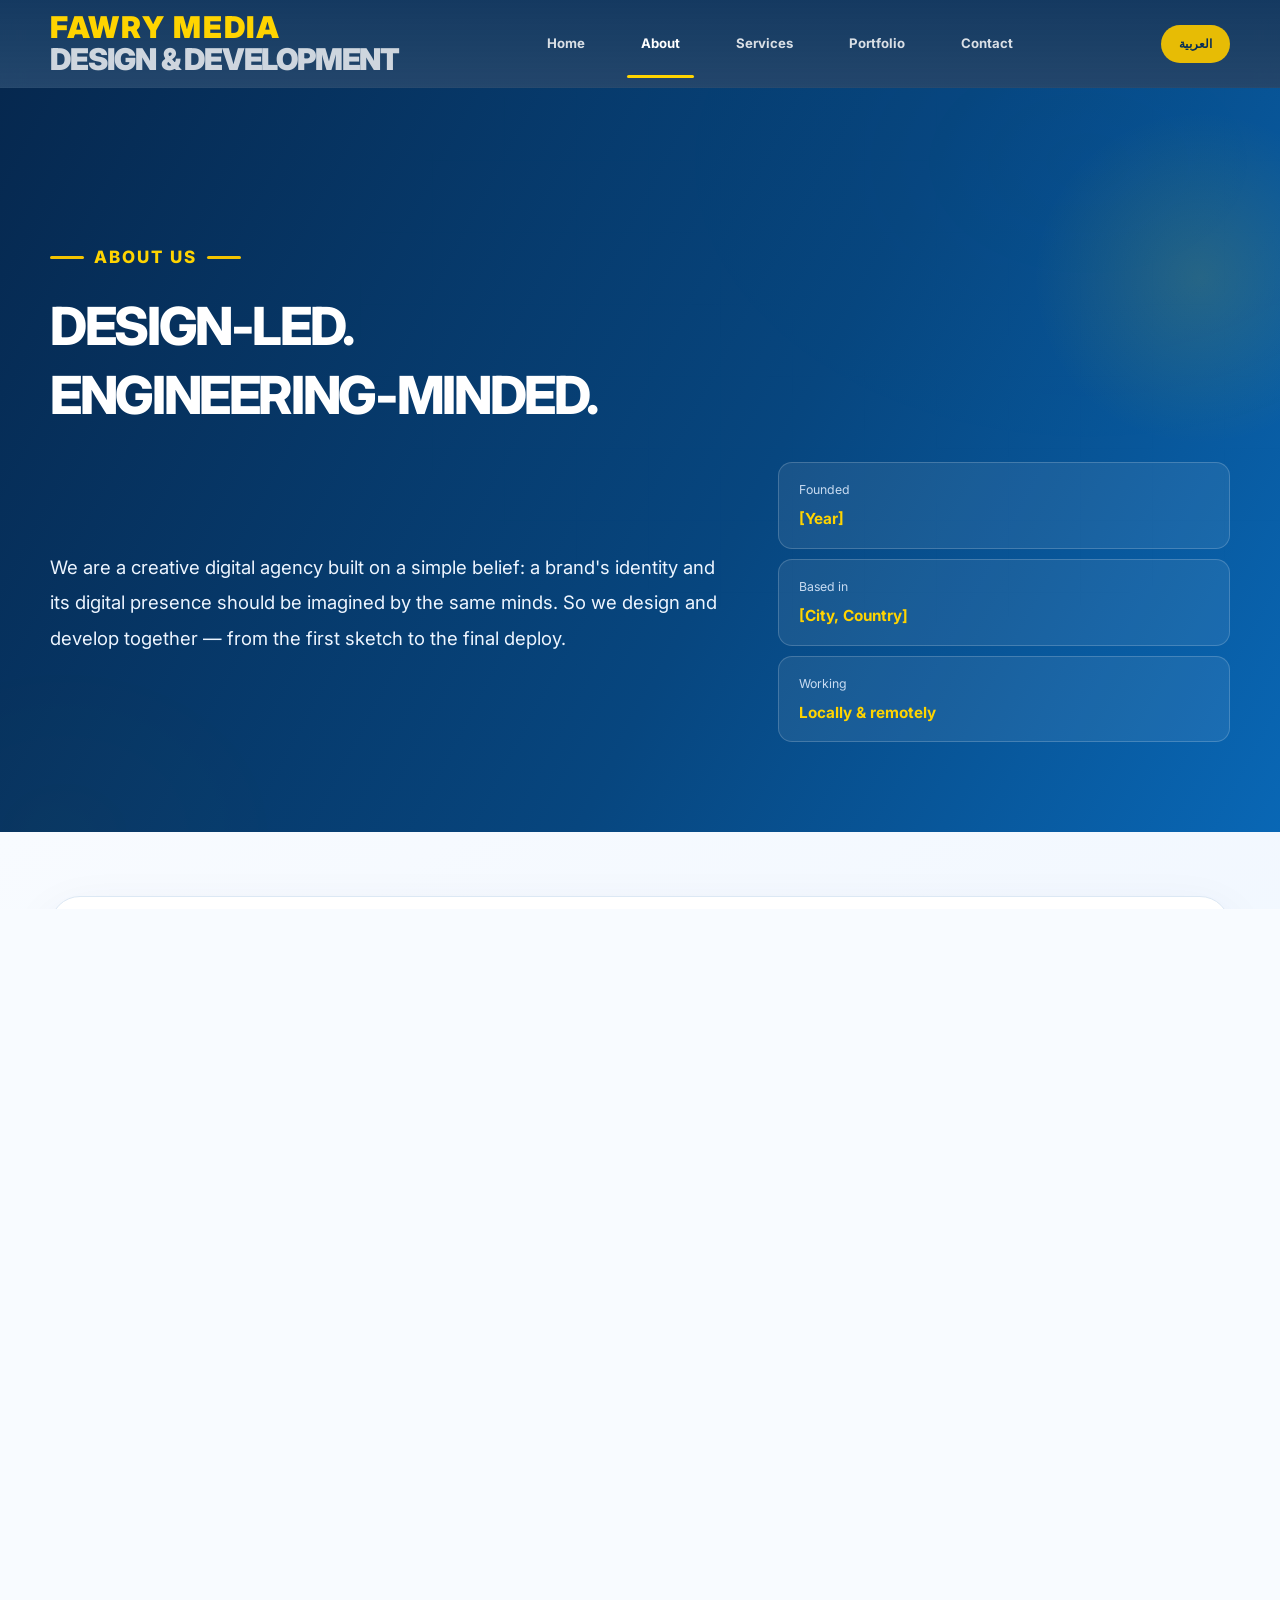
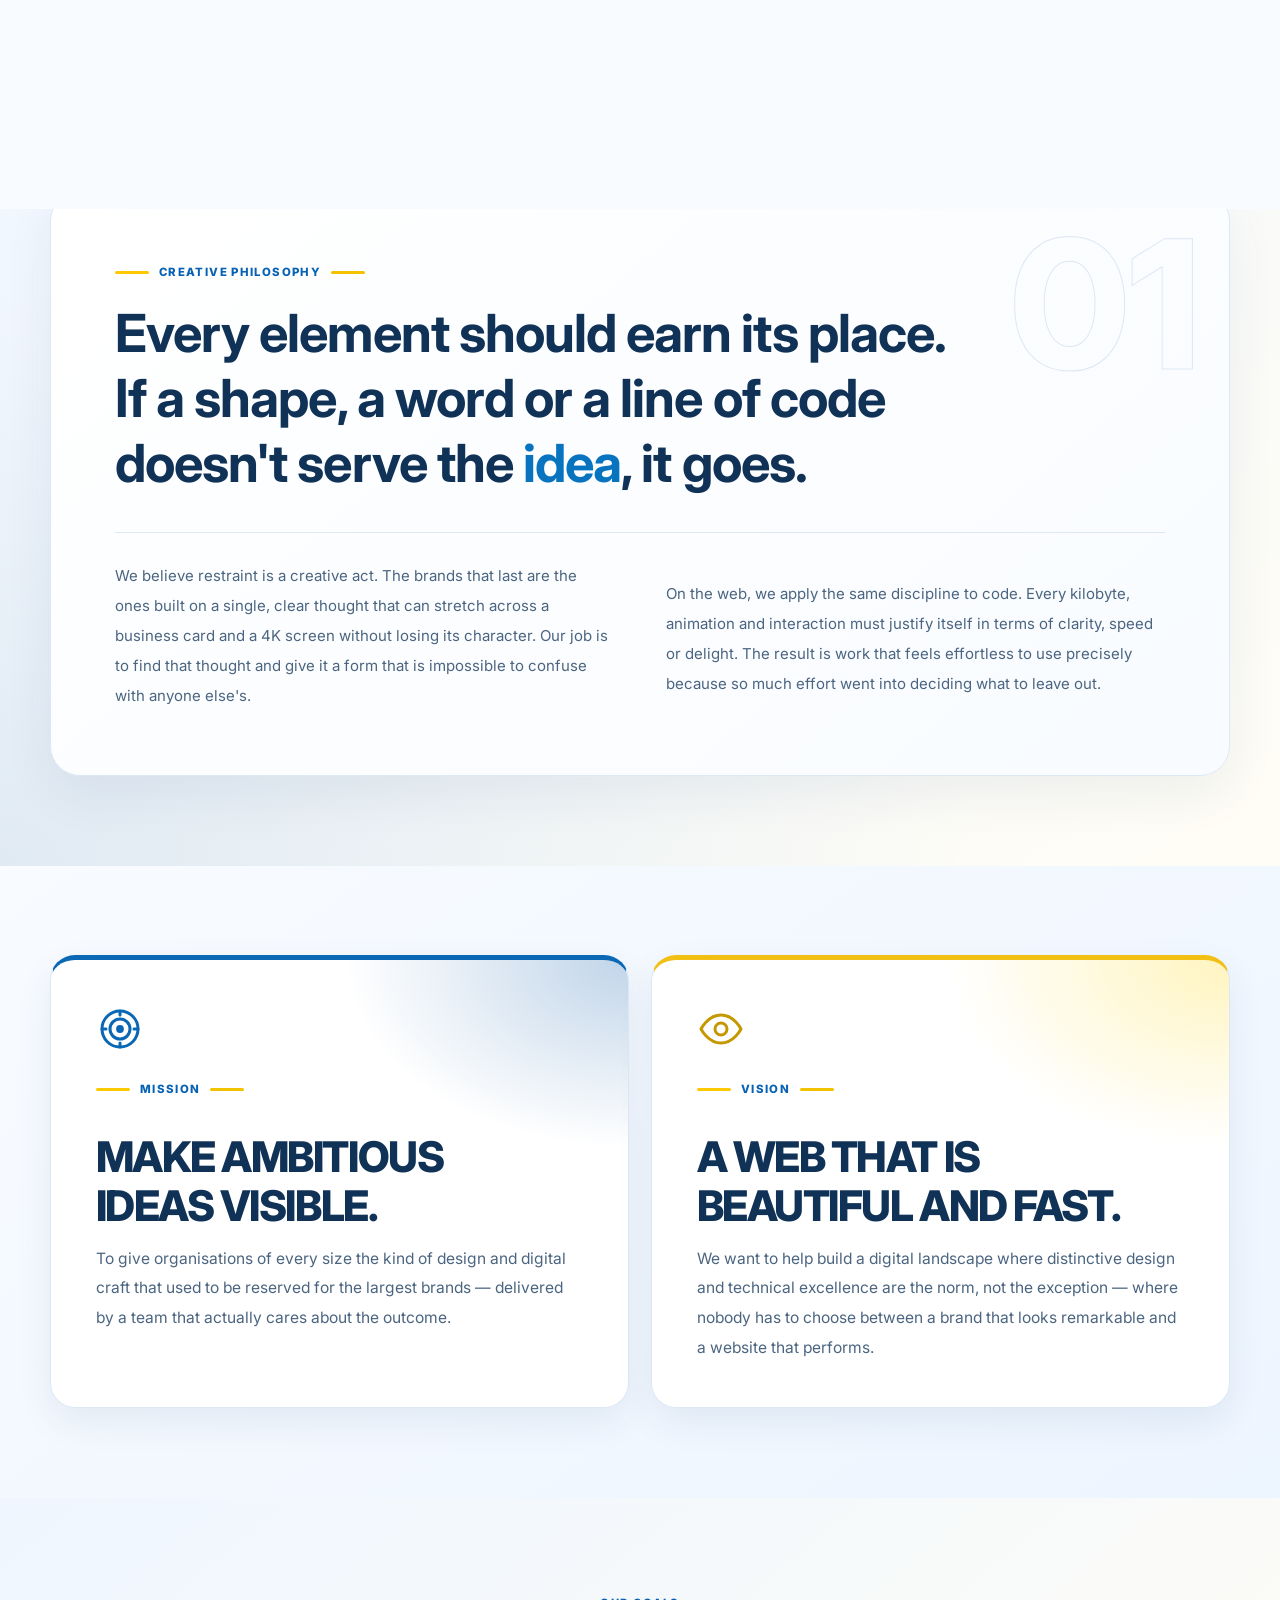
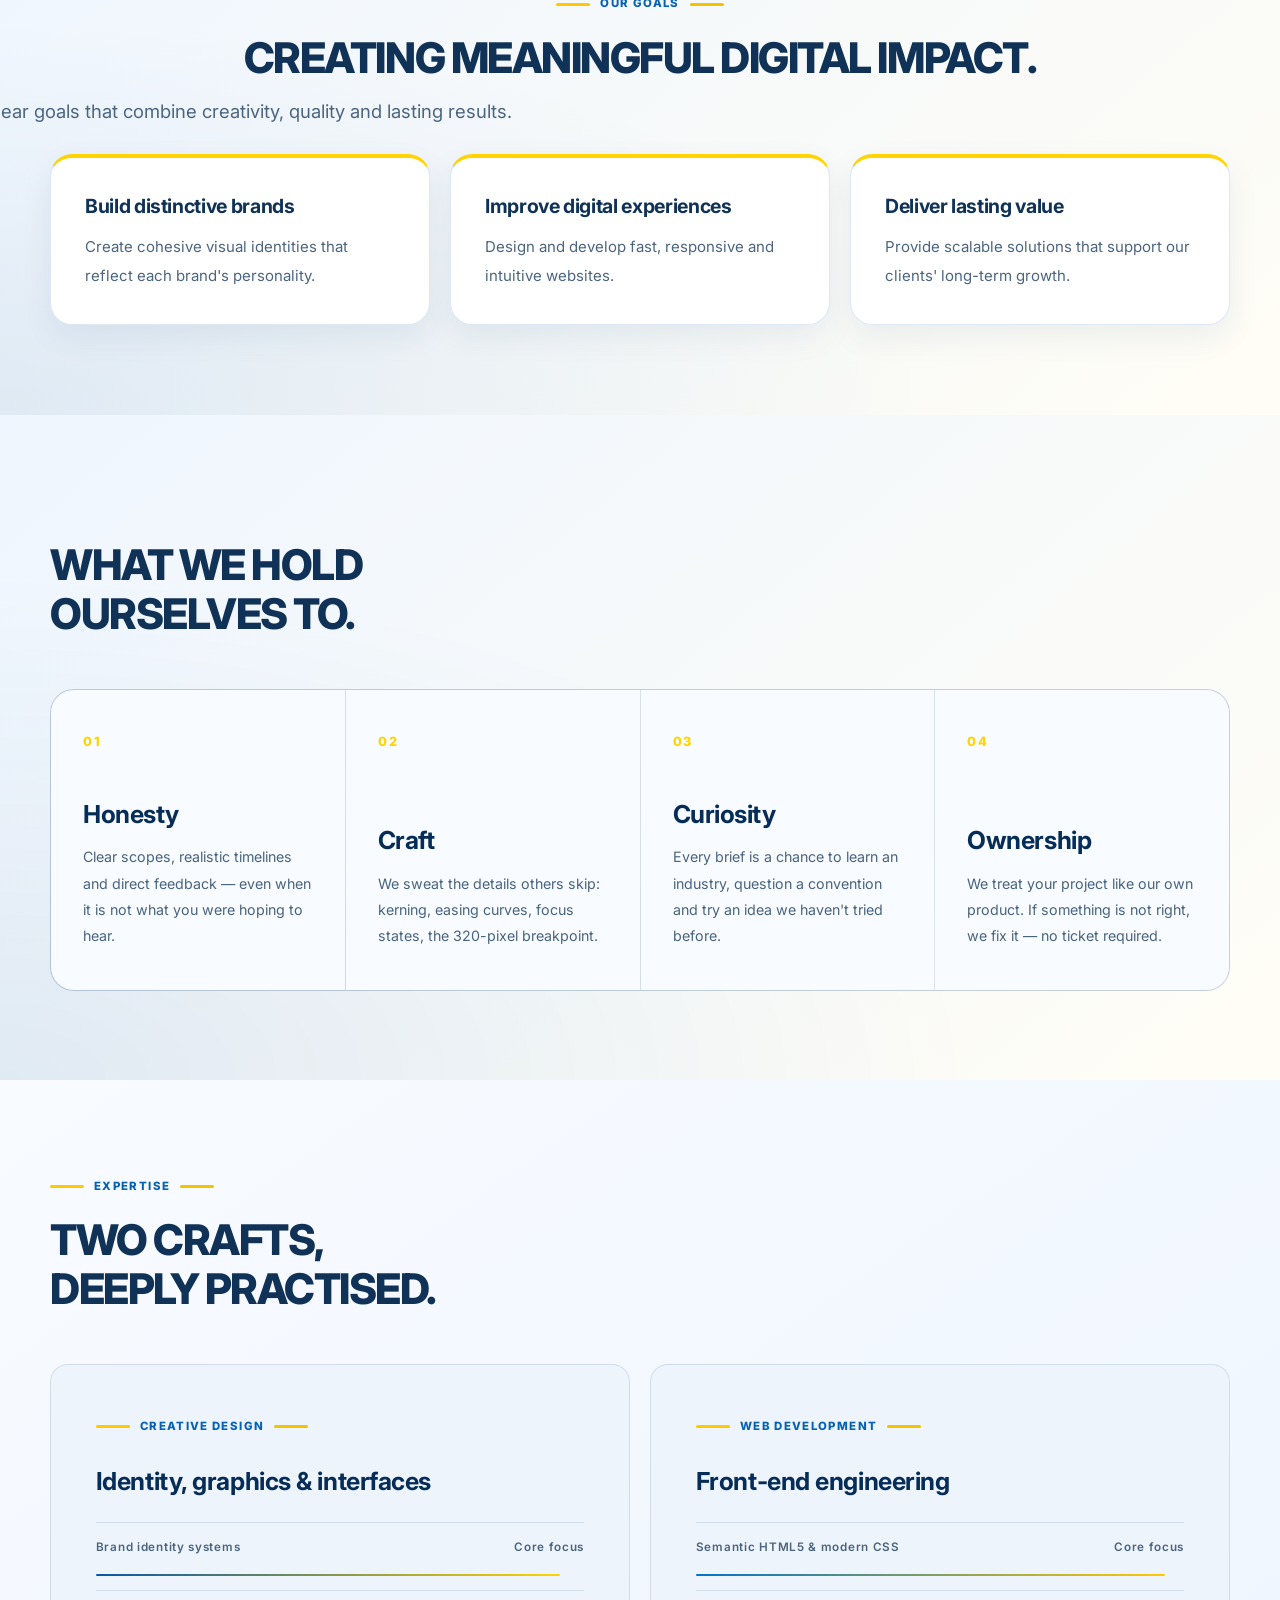
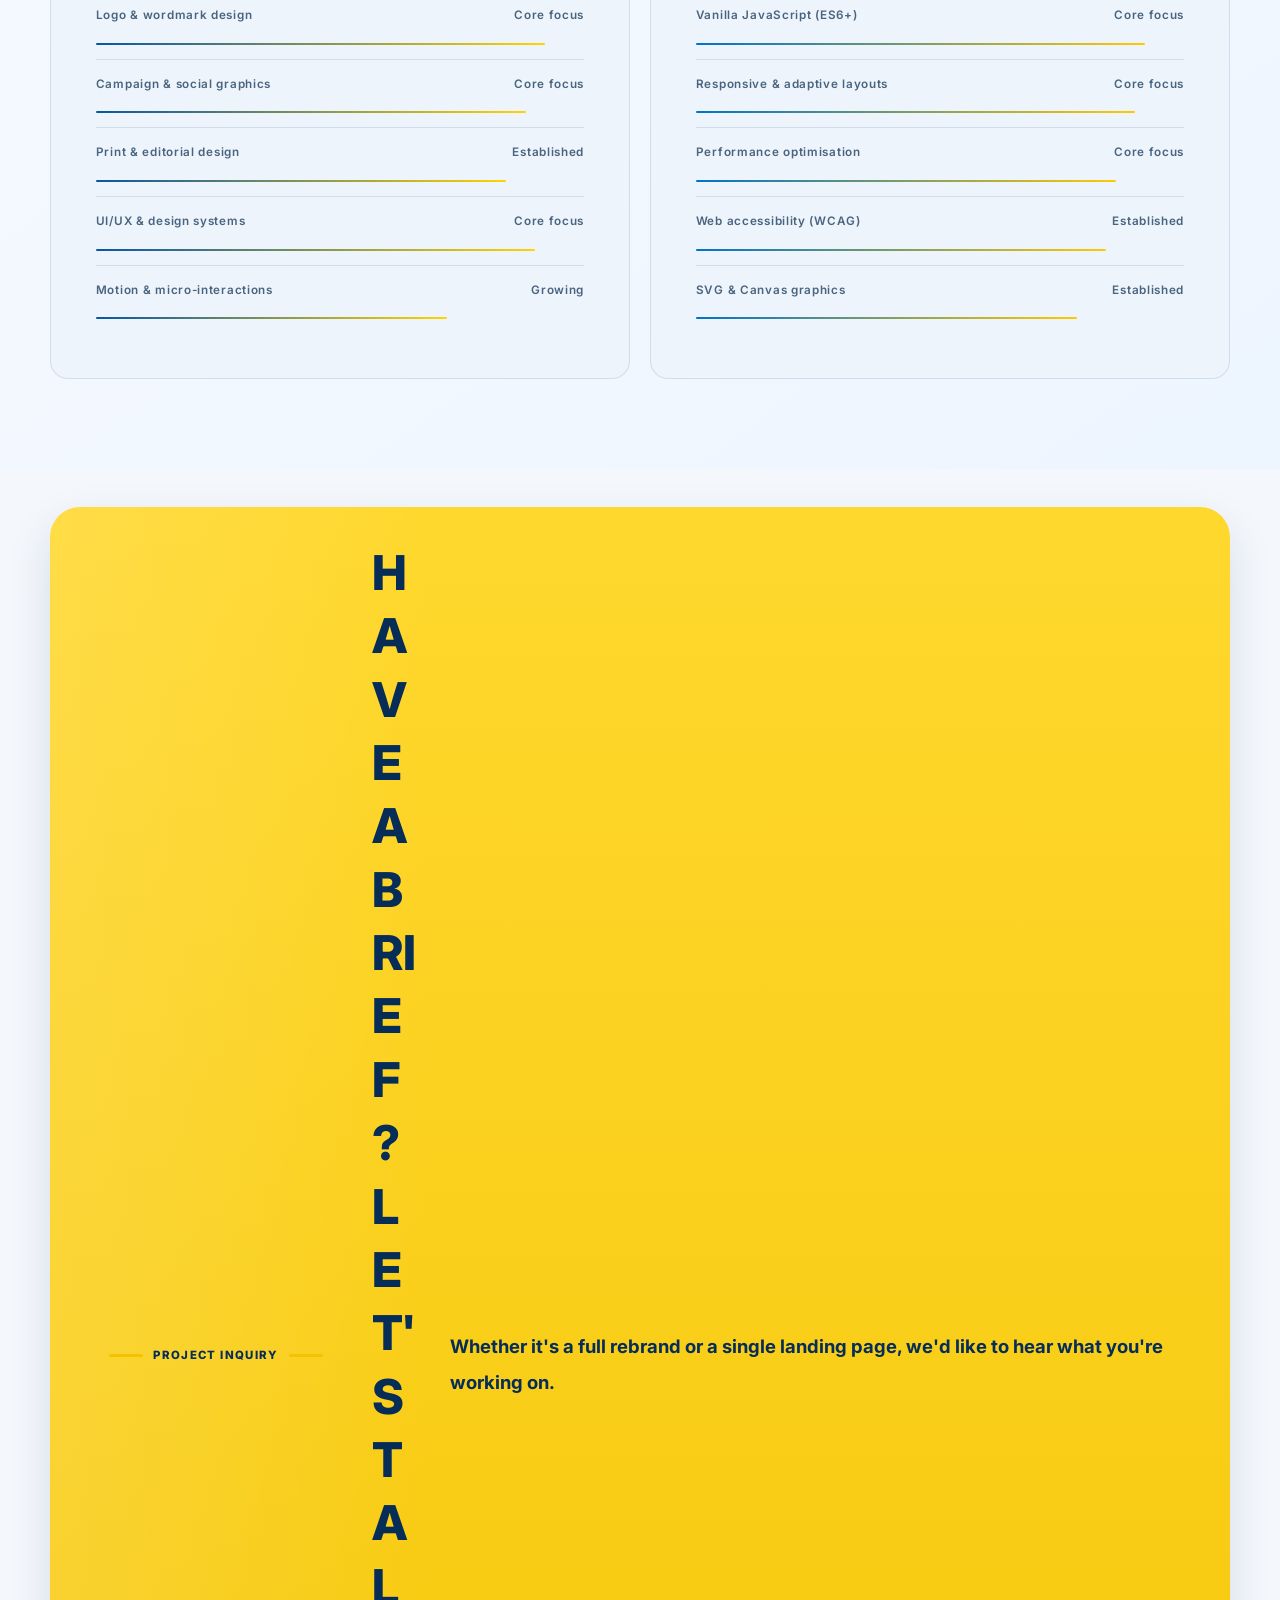
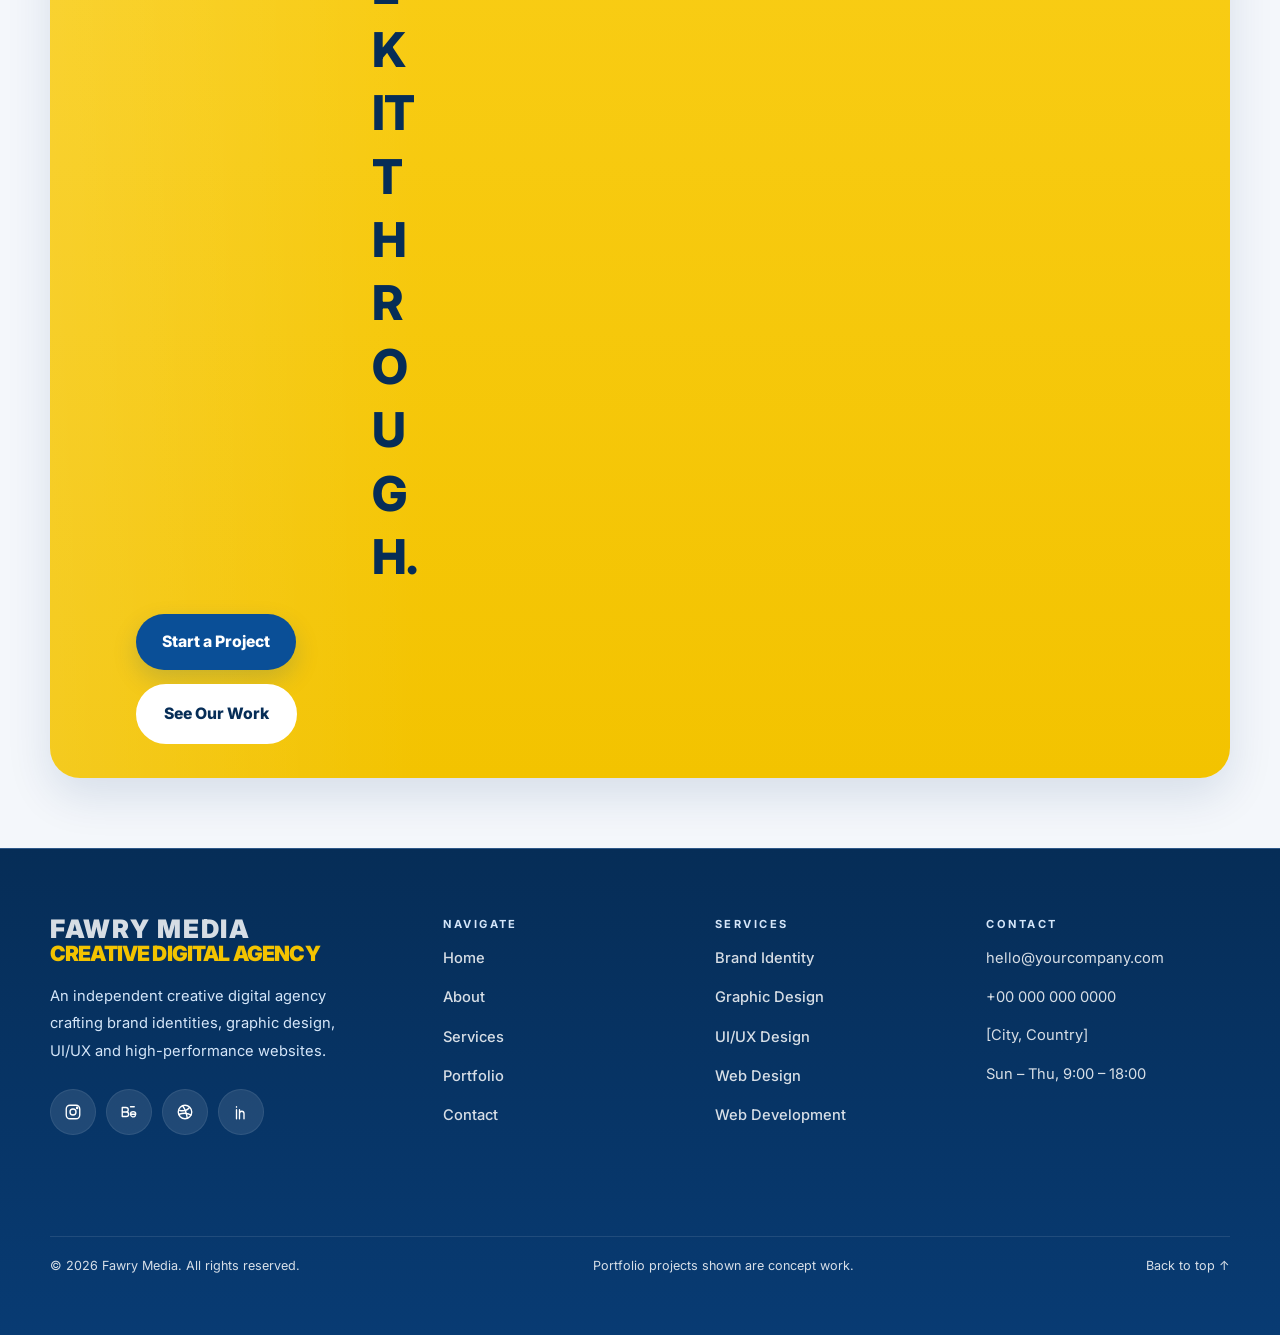
<file: about.html>
<!DOCTYPE html>

<html dir="ltr" lang="en">
<head>
<meta charset="utf-8"/>
<meta content="width=device-width, initial-scale=1" name="viewport"/>
<title>About Us — Fawry Media | Creative Digital Agency</title>
<meta content="Meet Fawry Media: an independent creative digital agency uniting brand design, graphic design, UI/UX and web development under one standard of craft." name="description"/>
<meta content="website" property="og:type"/>
<meta content="About — Fawry Media" property="og:title"/>
<meta content="Our philosophy, mission, values and the people behind the work." property="og:description"/>
<meta content="assets/images/og-cover.svg" property="og:image"/>
<meta content="#064b91" name="theme-color"/>
<link href="data:image/svg+xml,%3Csvg xmlns='http://www.w3.org/2000/svg' viewBox='0 0 40 40'%3E%3Ccircle cx='20' cy='20' r='17' fill='none' stroke='%238B5CF6' stroke-width='2.5'/%3E%3Cpath d='M20 11 29 20 20 29 11 20Z' fill='white'/%3E%3C/svg%3E" rel="icon"/>
<link href="https://fonts.googleapis.com" rel="preconnect"/>
<link crossorigin="" href="https://fonts.gstatic.com" rel="preconnect"/>

<link href="css/style.css" rel="stylesheet"/>
<script src="js/arabic.js"></script>
<link rel="preconnect" href="https://fonts.googleapis.com" />
<link rel="preconnect" href="https://fonts.gstatic.com" crossorigin />


<link href="https://fonts.googleapis.com/css2?family=Cairo:wght@400;500;600;700;800&amp;family=Inter:wght@400;500;600;700;800&amp;display=swap" rel="stylesheet" />
</head>
<body class="agency-visuals" data-page="about" style="--agency-page-photo:url('assets/images/studio-3.webp')">
<a class="skip-link" data-ar="انتقل إلى المحتوى" data-en="Skip to content" href="#main">Skip to content</a>
<div aria-hidden="true" class="progress"><span></span></div>
<div aria-hidden="true" class="cursor"><div class="cursor__dot"></div><div class="cursor__ring"><span class="cursor__label"></span></div></div>
<header class="header" id="header">
<div class="container header__inner">
<a aria-label="Home" class="logo" data-ar-aria-label="الرئيسية" data-en-aria-label="Home" href="index.html">
<svg aria-hidden="true" class="logo__mark" viewbox="0 0 40 40"><defs><lineargradient id="logoGrad" x1="0" x2="1" y1="0" y2="1"><stop offset="0" stop-color="#0756a7"></stop><stop offset="1" stop-color="#ffd400"></stop></lineargradient></defs><circle class="logo__ring" cx="20" cy="20" r="17"></circle><path class="logo__core" d="M20 11 29 20 20 29 11 20Z"></path></svg>
<span class="logo__text"><span data-site="name">Fawry Media</span><small data-ar="التصميم والتطوير" data-en="Design &amp; Development">Design &amp; Development</small></span>
</a>
<nav aria-label="Primary" class="nav">
<ul class="nav__list">
<li><a class="nav__link" data-ar="الرئيسية" data-en="Home" data-page-link="home" href="index.html">Home</a></li>
<li><a class="nav__link" data-ar="من نحن" data-en="About" data-page-link="about" href="about.html">About</a></li>
<li><a class="nav__link" data-ar="الخدمات" data-en="Services" data-page-link="services" href="services.html">Services</a></li>
<li><a class="nav__link" data-ar="أعمالنا" data-en="Portfolio" data-page-link="portfolio" href="portfolio.html">Portfolio</a></li>
<li><a class="nav__link" data-ar="تواصل معنا" data-en="Contact" data-page-link="contact" href="contact.html">Contact</a></li>
</ul>
</nav>
<div class="header__actions">
<a class="btn btn--primary header__cta" data-ar="لنتحدث" data-en="Let's Talk" data-magnetic="0.25" href="contact.html">Let's Talk</a>
<button aria-controls="mobile-nav" aria-expanded="false" aria-label="Open menu" class="burger" type="button"><span class="burger__box"><span></span><span></span><span></span></span></button>
</div>
</div>
</header>
<nav aria-hidden="true" aria-label="Mobile" class="mobile-nav" id="mobile-nav">
<ul class="mobile-nav__list">
<li><a class="mobile-nav__link" data-page-link="home" href="index.html"><span class="mobile-nav__num">01</span><span data-ar="الرئيسية" data-en="Home">Home</span></a></li>
<li><a class="mobile-nav__link" data-page-link="about" href="about.html"><span class="mobile-nav__num">02</span><span data-ar="من نحن" data-en="About">About</span></a></li>
<li><a class="mobile-nav__link" data-page-link="services" href="services.html"><span class="mobile-nav__num">03</span><span data-ar="الخدمات" data-en="Services">Services</span></a></li>
<li><a class="mobile-nav__link" data-page-link="portfolio" href="portfolio.html"><span class="mobile-nav__num">04</span><span data-ar="أعمالنا" data-en="Portfolio">Portfolio</span></a></li>
<li><a class="mobile-nav__link" data-page-link="contact" href="contact.html"><span class="mobile-nav__num">06</span><span data-ar="لنتحدث" data-en="Let's Talk">Let's Talk</span></a></li>
</ul>
<div class="mobile-nav__footer"><a data-site="email" href="mailto:hello@yourcompany.com">hello@yourcompany.com</a><span data-ar="[المدينة، الدولة]" data-en="[City, Country]" data-site="location">[City, Country]</span></div>
</nav>
<main id="main">
<!-- HERO -->
<section aria-labelledby="about-hero" class="page-hero"><div aria-hidden="true" class="agency-hero-photo"><img alt="" decoding="async" loading="eager" src="assets/images/studio-3.webp"/></div>
<div aria-hidden="true" class="page-hero__bg"></div>
<div class="container">
<p class="eyebrow reveal" data-ar="من نحن" data-en="About us" style="font-size: 17px;">About us</p>
<h1 class="display h1 page-hero__title page-hero__title--wide" data-ar="نبدع في التصميم ونتقن البرمجة." data-en="Design-led. Engineering-minded." data-split="" id="about-hero">Design-led. Engineering-minded.</h1>
<div class="page-hero__row">
<p class="lead reveal" data-ar="نحن وكالة رقمية إبداعية نؤمن بأن الهوية البصرية والحضور الرقمي للعلامة التجارية يجب أن ينبعا من رؤية واحدة. لذلك نجمع بين التصميم والتطوير منذ الفكرة الأولى وحتى إطلاق المشروع." data-en="We are a creative digital agency built on a simple belief: a brand's identity and its digital presence should be imagined by the same minds. So we design and develop together — from the first sketch to the final deploy." style="--d:.3s">We are a creative digital agency built on a simple belief: a brand's identity and its digital presence should be imagined by the same minds. So we design and develop together — from the first sketch to the final deploy.</p>
<div class="page-hero__meta reveal" style="--d:.45s">
<div><span data-ar="تأسست عام" data-en="Founded">Founded</span><b data-ar="[السنة]" data-en="[Year]">[Year]</b></div>
<div><span data-ar="المقر" data-en="Based in">Based in</span><b data-ar="[المدينة، الدولة]" data-en="[City, Country]" data-site="location">[City, Country]</b></div>
<div><span data-ar="نعمل" data-en="Working">Working</span><b data-ar="محليًا وعن بُعد" data-en="Locally &amp; remotely">Locally &amp; remotely</b></div>
</div>
</div>
</div>
</section>
<!-- INTRO -->
<section aria-labelledby="intro-title" class="section section--flush-top">
<div class="container intro">
<figure class="agency-feature-photo"><img alt="" decoding="async" loading="lazy" src="assets/images/branding-3.webp"/></figure><div aria-hidden="true" class="agency-media-strip agency-media-strip--compact" style="--agency-media:url('assets/images/branding-3.webp')"><img alt="" class="agency-strip-photo" decoding="async" loading="lazy" src="assets/images/branding-3.webp"/></div>
<div class="intro__side">
<p class="eyebrow reveal" data-ar="من نحن" data-en="Who we are">Who we are</p>
<h2 class="display h2 reveal" data-ar="استوديو إبداعي، وليس مصنعًا." data-en="A studio, not a factory." id="intro-title">A studio, not a factory.</h2>
</div>
<div>
<p class="lead reveal"><strong>Fawry Media</strong> <span data-ar="نجمع مصممي الجرافيك وخبراء بناء العلامات التجارية ومصممي الواجهات ومطوري المواقع في فريق متخصص. نعمل على عدد محدود من المشاريع لنمنح كل مشروع الاهتمام الذي يستحقه من البداية حتى الإطلاق." data-en="brings together graphic designers, brand strategists, interface designers and front-end engineers in one small, focused team. We take on a limited number of projects at a time so that every one of them gets senior attention from kick-off to launch.">brings together graphic designers, brand strategists, interface designers and front-end engineers in one small, focused team. We take on a limited number of projects at a time so that every one of them gets senior attention from kick-off to launch.</span></p>
<p class="body-copy reveal" style="margin-top:24px"><span data-ar="يتكامل عملنا في مجالين مترابطين. في" data-en="Our work spans two closely connected disciplines. In">Our work spans two closely connected disciplines. In</span> <strong data-ar="التصميم الإبداعي" data-en="Creative Design" style="color:#fff">Creative Design</strong> <span data-ar="نبتكر الهويات والحملات والمطبوعات وواجهات المنتجات الرقمية. وفي" data-en="we shape identities, campaigns, print and product interfaces. In">we shape identities, campaigns, print and product interfaces. In</span> <strong data-ar="تطوير المواقع" data-en="Web Development" style="color:#fff">Web Development</strong> <span data-ar="نحوّل هذه الحلول إلى مواقع سريعة وسهلة الاستخدام ومبرمجة بعناية. كثير من عملائنا يبدأون بخدمة واحدة ويستمرون معنا في الخدمتين لتكامل التصميم والتنفيذ." data-en="we translate those systems into fast, accessible, hand-coded websites. Clients come to us for one and usually stay for both — because the hand-off between design and build simply disappears.">we translate those systems into fast, accessible, hand-coded websites. Clients come to us for one and usually stay for both — because the hand-off between design and build simply disappears.</span></p>
<p class="body-copy reveal" data-ar="نختار الأدوات التي تخدم المشروع، ونركز على الأداء دون الاعتماد على تقنيات معقدة عندما تحقق HTML وCSS وJavaScript نتيجة أخف وأطول عمرًا." data-en="We are deliberately framework-agnostic and performance-obsessed. We don't reach for heavy tooling when clean HTML, CSS and JavaScript will produce a lighter, longer-lasting result.">We are deliberately framework-agnostic and performance-obsessed. We don't reach for heavy tooling when clean HTML, CSS and JavaScript will produce a lighter, longer-lasting result.</p>
</div>
</div>
</section>
<!-- PHILOSOPHY -->
<section aria-labelledby="philosophy-title" class="section section--alt">
<div class="container philosophy">
<span aria-hidden="true" class="philosophy__num">01</span>
<p class="eyebrow reveal" data-ar="فلسفتنا الإبداعية" data-en="Creative philosophy">Creative philosophy</p>
<h2 class="philosophy__quote reveal" id="philosophy-title"><span data-ar="لكل عنصر سبب لوجوده. إذا لم يخدم الشكل أو الكلمة أو سطر البرمجة" data-en="Every element should earn its place. If a shape, a word or a line of code doesn't serve the">Every element should earn its place. If a shape, a word or a line of code doesn't serve the</span> <em data-ar="الفكرة" data-en="idea">idea</em><span data-ar="، فلا حاجة إليه." data-en=", it goes.">, it goes.</span></h2>
<div class="grid-2" style="margin-top:56px">
<p class="body-copy reveal" data-ar="نؤمن بأن البساطة المدروسة من أهم أدوات الإبداع. فالعلامات الراسخة تنطلق من فكرة واضحة تحافظ على تميزها من بطاقة العمل إلى أكبر الشاشات. مهمتنا اكتشاف هذه الفكرة وتحويلها إلى هوية لا تشبه سواها." data-en="We believe restraint is a creative act. The brands that last are the ones built on a single, clear thought that can stretch across a business card and a 4K screen without losing its character. Our job is to find that thought and give it a form that is impossible to confuse with anyone else's.">We believe restraint is a creative act. The brands that last are the ones built on a single, clear thought that can stretch across a business card and a 4K screen without losing its character. Our job is to find that thought and give it a form that is impossible to confuse with anyone else's.</p>
<p class="body-copy reveal" data-ar="نطبّق المنهج نفسه في البرمجة؛ فكل حركة أو تفاعل أو جزء من الكود يجب أن يضيف وضوحًا أو سرعة أو تجربة أفضل. تبدو النتيجة سهلة للمستخدم لأنها صُممت بعناية كبيرة." data-en="On the web, we apply the same discipline to code. Every kilobyte, animation and interaction must justify itself in terms of clarity, speed or delight. The result is work that feels effortless to use precisely because so much effort went into deciding what to leave out." style="--d:.15s">On the web, we apply the same discipline to code. Every kilobyte, animation and interaction must justify itself in terms of clarity, speed or delight. The result is work that feels effortless to use precisely because so much effort went into deciding what to leave out.</p>
</div>
</div>
</section>
<!-- MISSION & VISION -->
<section aria-label="Mission and vision" class="section">
<div class="container">
<div class="mv">
<article class="mv__card reveal">
<svg aria-hidden="true" fill="none" stroke="currentColor" stroke-linecap="round" stroke-linejoin="round" stroke-width="1.5" viewbox="0 0 24 24"><circle cx="12" cy="12" r="9"></circle><circle cx="12" cy="12" r="5"></circle><circle cx="12" cy="12" fill="currentColor" r="1.2"></circle><path d="M12 3v2M12 19v2M3 12h2M19 12h2"></path></svg>
<p class="eyebrow" data-ar="رسالتنا" data-en="Mission">Mission</p>
<h2 class="display h2" data-ar="نحوّل الأفكار الطموحة إلى واقع مرئي." data-en="Make ambitious ideas visible.">Make ambitious ideas visible.</h2>
<p data-ar="نقدم للشركات بمختلف أحجامها تصميمًا وإبداعًا رقميًا عالي المستوى، من خلال فريق يهتم فعلًا بجودة النتائج." data-en="To give organisations of every size the kind of design and digital craft that used to be reserved for the largest brands — delivered by a team that actually cares about the outcome.">To give organisations of every size the kind of design and digital craft that used to be reserved for the largest brands — delivered by a team that actually cares about the outcome.</p>
</article>
<article class="mv__card reveal" style="--d:.15s">
<svg aria-hidden="true" fill="none" stroke="currentColor" stroke-linecap="round" stroke-linejoin="round" stroke-width="1.5" viewbox="0 0 24 24"><path d="M2 12s3.5-7 10-7 10 7 10 7-3.5 7-10 7S2 12 2 12Z"></path><circle cx="12" cy="12" r="3"></circle></svg>
<p class="eyebrow" data-ar="رؤيتنا" data-en="Vision">Vision</p>
<h2 class="display h2" data-ar="ويب جميل وسريع في آن واحد." data-en="A web that is beautiful and fast.">A web that is beautiful and fast.</h2>
<p data-ar="نسعى إلى عالم رقمي يصبح فيه التصميم المميز والتفوق التقني معيارًا أساسيًا، فلا تضطر أي علامة للاختيار بين المظهر الرائع والأداء القوي." data-en="We want to help build a digital landscape where distinctive design and technical excellence are the norm, not the exception — where nobody has to choose between a brand that looks remarkable and a website that performs.">We want to help build a digital landscape where distinctive design and technical excellence are the norm, not the exception — where nobody has to choose between a brand that looks remarkable and a website that performs.</p>
</article>
</div>
</div>
</section><section aria-labelledby="goals-title" class="section section--alt"><div class="container"><div class="fawry-section-head"><p class="eyebrow" data-ar="أهدافنا" data-en="Our Goals">Our Goals</p><h2 class="display h2" data-ar="نطمح لصناعة تأثير رقمي حقيقي." data-en="Creating meaningful digital impact." id="goals-title">Creating meaningful digital impact.</h2><p class="lead" data-ar="نركز على أهداف واضحة تجمع الإبداع والجودة والنتائج المستدامة." data-en="We focus on clear goals that combine creativity, quality and lasting results.">We focus on clear goals that combine creativity, quality and lasting results.</p></div><div class="service-detail__goals"><article><h3 data-ar="بناء هويات مميزة" data-en="Build distinctive brands">Build distinctive brands</h3><p data-ar="تقديم هويات بصرية متناسقة تعكس شخصية كل مشروع." data-en="Create cohesive visual identities that reflect each brand's personality.">Create cohesive visual identities that reflect each brand's personality.</p></article><article><h3 data-ar="تطوير تجارب رقمية أفضل" data-en="Improve digital experiences">Improve digital experiences</h3><p data-ar="تصميم وتطوير مواقع سهلة الاستخدام وسريعة ومتجاوبة." data-en="Design and develop fast, responsive and intuitive websites.">Design and develop fast, responsive and intuitive websites.</p></article><article><h3 data-ar="تحقيق نتائج مستدامة" data-en="Deliver lasting value">Deliver lasting value</h3><p data-ar="تقديم حلول قابلة للتطوير تدعم نمو العملاء على المدى الطويل." data-en="Provide scalable solutions that support our clients' long-term growth.">Provide scalable solutions that support our clients' long-term growth.</p></article></div></div></section>
<!-- VALUES -->
<section aria-labelledby="values-title" class="section section--alt">
<div class="container">
<div class="section__head">
<div>
    <div class="bro"></div>
    <p class="eyebrow-reveal" data-ar="قيمنا الأساسية" data-en="Core values" style="font-size: 17px; color: #0a4f97;">Core values</p><h2 class="display h2 reveal" id="values-title"><span data-ar="مبادئ" data-en="What we hold">What we hold</span><br/><span data-ar="نلتزم بها." data-en="ourselves to.">ourselves to.</span></h2></div>
    <div class="brao"></div>
<!-- <p class="lead reveal" data-ar="أربع قيم توجه طريقة تعاوننا مع عملائنا ومع بعضنا." data-en="Four commitments that shape how we work with clients and with each other.">Four commitments that shape how we work with clients and with each other.</p> -->
</div>
<ul class="values" data-stagger="">
<li class="value"><span class="value__num">01</span><h3 class="h3" data-ar="الصدق" data-en="Honesty">Honesty</h3><p data-ar="نطاق عمل واضح، وجداول واقعية، وملاحظات صريحة حتى عندما لا تكون كما تتوقع." data-en="Clear scopes, realistic timelines and direct feedback — even when it is not what you were hoping to hear.">Clear scopes, realistic timelines and direct feedback — even when it is not what you were hoping to hear.</p></li>
<li class="value"><span class="value__num">02</span><h3 class="h3" data-ar="الإتقان" data-en="Craft">Craft</h3><p data-ar="نهتم بالتفاصيل الدقيقة التي قد يتجاوزها الآخرون، من الخطوط والحركة إلى سهولة الاستخدام على أصغر الشاشات." data-en="We sweat the details others skip: kerning, easing curves, focus states, the 320-pixel breakpoint.">We sweat the details others skip: kerning, easing curves, focus states, the 320-pixel breakpoint.</p></li>
<li class="value"><span class="value__num">03</span><h3 class="h3" data-ar="الفضول" data-en="Curiosity">Curiosity</h3><p data-ar="كل مشروع فرصة لفهم مجال جديد وتحدي الأفكار المعتادة وتجربة حلول مبتكرة." data-en="Every brief is a chance to learn an industry, question a convention and try an idea we haven't tried before.">Every brief is a chance to learn an industry, question a convention and try an idea we haven't tried before.</p></li>
<li class="value"><span class="value__num">04</span><h3 class="h3" data-ar="تحمل المسؤولية" data-en="Ownership">Ownership</h3><p data-ar="نتعامل مع مشروعك كأنه مشروعنا، ونعالج أي مشكلة حتى تصل النتيجة إلى المستوى المطلوب." data-en="We treat your project like our own product. If something is not right, we fix it — no ticket required.">We treat your project like our own product. If something is not right, we fix it — no ticket required.</p></li>
</ul>
</div>
</section>
<!-- EXPERTISE -->
<section aria-labelledby="expertise-title" class="section">
<div class="container">
<div class="section__head">
<div><p class="eyebrow reveal" data-ar="خبراتنا" data-en="Expertise">Expertise</p><h2 class="display h2 reveal" id="expertise-title"><span data-ar="مجالان" data-en="Two crafts,">Two crafts,</span><br/><span data-ar="بخبرة متعمقة." data-en="deeply practised.">deeply practised.</span></h2></div>
<p class="lead reveal" data-ar="أبرز تخصصاتنا في التصميم والتطوير الرقمي." data-en="Indicative focus areas across our design and development practice.">Indicative focus areas across our design and development practice.</p>
</div>
<div class="expertise">
<div class="expertise__col theme-design reveal" data-watch="">
<p class="eyebrow" data-ar="التصميم الإبداعي" data-en="Creative Design">Creative Design</p>
<h3 class="h3" data-ar="الهويات والجرافيك والواجهات" data-en="Identity, graphics &amp; interfaces">Identity, graphics &amp; interfaces</h3>
<ul class="skill-list">
<li style="--level:95%"><span data-ar="أنظمة الهوية البصرية" data-en="Brand identity systems">Brand identity systems</span> <span data-ar="تخصص أساسي" data-en="Core focus">Core focus</span></li>
<li style="--level:92%"><span data-ar="تصميم الشعارات والعلامات النصية" data-en="Logo &amp; wordmark design">Logo &amp; wordmark design</span> <span data-ar="تخصص أساسي" data-en="Core focus">Core focus</span></li>
<li style="--level:88%"><span data-ar="تصميم الحملات ومنشورات التواصل" data-en="Campaign &amp; social graphics">Campaign &amp; social graphics</span> <span data-ar="تخصص أساسي" data-en="Core focus">Core focus</span></li>
<li style="--level:84%"><span data-ar="تصميم المطبوعات والتحرير" data-en="Print &amp; editorial design">Print &amp; editorial design</span> <span data-ar="خبرة راسخة" data-en="Established">Established</span></li>
<li style="--level:90%"><span data-ar="تصميم تجربة المستخدم وأنظمة التصميم" data-en="UI/UX &amp; design systems">UI/UX &amp; design systems</span> <span data-ar="تخصص أساسي" data-en="Core focus">Core focus</span></li>
<li style="--level:72%"><span data-ar="الحركة والتفاعلات الدقيقة" data-en="Motion &amp; micro-interactions">Motion &amp; micro-interactions</span> <span data-ar="مجال متطور" data-en="Growing">Growing</span></li>
</ul>
</div>
<div class="expertise__col theme-dev reveal" data-watch="" style="--d:.15s">
<p class="eyebrow" data-ar="تطوير المواقع" data-en="Web Development">Web Development</p>
<h3 class="h3" data-ar="برمجة الواجهات الأمامية" data-en="Front-end engineering">Front-end engineering</h3>
<ul class="skill-list">
<li style="--level:96%"><span data-ar="HTML5 الدلالي وCSS الحديث" data-en="Semantic HTML5 &amp; modern CSS">Semantic HTML5 &amp; modern CSS</span> <span data-ar="تخصص أساسي" data-en="Core focus">Core focus</span></li>
<li style="--level:92%"><span data-ar="جافاسكريبت بدون أطر عمل (ES6+)" data-en="Vanilla JavaScript (ES6+)">Vanilla JavaScript (ES6+)</span> <span data-ar="تخصص أساسي" data-en="Core focus">Core focus</span></li>
<li style="--level:90%"><span data-ar="تصميم متجاوب ومتكيف" data-en="Responsive &amp; adaptive layouts">Responsive &amp; adaptive layouts</span> <span data-ar="تخصص أساسي" data-en="Core focus">Core focus</span></li>
<li style="--level:86%"><span data-ar="تحسين الأداء" data-en="Performance optimisation">Performance optimisation</span> <span data-ar="تخصص أساسي" data-en="Core focus">Core focus</span></li>
<li style="--level:84%"><span data-ar="إتاحة الوصول للمواقع (WCAG)" data-en="Web accessibility (WCAG)">Web accessibility (WCAG)</span> <span data-ar="خبرة راسخة" data-en="Established">Established</span></li>
<li style="--level:78%"><span data-ar="رسومات SVG وCanvas" data-en="SVG &amp; Canvas graphics">SVG &amp; Canvas graphics</span> <span data-ar="خبرة راسخة" data-en="Established">Established</span></li>
</ul>
</div>
</div>
</div>
</section>
<!-- TEAM -->
<!-- APPROACH -->
<!-- CTA -->
<section aria-labelledby="about-cta" class="cta-final">
<div aria-hidden="true" class="cta-final__orb cta-final__orb--1"></div>
<div aria-hidden="true" class="cta-final__orb cta-final__orb--2"></div>
<div aria-hidden="true" class="cta-final__grid"></div>
<div class="container">
<p class="eyebrow reveal" data-ar="استفسار عن مشروع" data-en="Project inquiry" style="justify-content:center">Project inquiry</p>
<h2 class="display cta-final__title" data-ar="عندك فكرة مشروع؟ خلينا نتكلم." data-en="Have a brief? Let's talk it through." data-split="" data-split-delay="0.02" id="about-cta">Have a brief? Let's talk it through.</h2>
<p class="lead reveal" data-ar="سواء كنت تريد تطوير علامة متكاملة أو صفحة هبوط واحدة، يسعدنا التعرف على مشروعك." data-en="Whether it's a full rebrand or a single landing page, we'd like to hear what you're working on.">Whether it's a full rebrand or a single landing page, we'd like to hear what you're working on.</p>
<div class="cta-final__actions reveal">
<a class="btn btn--primary btn--lg" data-ar="ابدأ مشروعك" data-en="Start a Project" data-magnetic="0.35" href="contact.html">Start a Project</a>
<a class="btn btn--ghost btn--lg" data-ar="شاهد أعمالنا" data-en="See Our Work" data-magnetic="0.35" href="portfolio.html">See Our Work</a>
</div>
</div>
</section>
</main>
<footer class="footer">
<div class="container">
<div class="footer__top">
<div class="footer__brand">
<a aria-label="Home" class="logo" data-ar-aria-label="الرئيسية" data-en-aria-label="Home" href="index.html"><svg aria-hidden="true" class="logo__mark" viewbox="0 0 40 40"><circle class="logo__ring" cx="20" cy="20" r="17"></circle><path class="logo__core" d="M20 11 29 20 20 29 11 20Z"></path></svg><span class="logo__text"><span data-site="name">Fawry Media</span><small data-ar="وكالة رقمية إبداعية" data-en="Creative Digital Agency">Creative Digital Agency</small></span></a>
<p data-ar="وكالة رقمية مستقلة متخصصة في الهوية البصرية والجرافيك وتجربة المستخدم وتطوير المواقع عالية الأداء." data-en="An independent creative digital agency crafting brand identities, graphic design, UI/UX and high-performance websites.">An independent creative digital agency crafting brand identities, graphic design, UI/UX and high-performance websites.</p>
<div aria-label="Social media" class="footer__social">
<a aria-label="Instagram" data-site="social.instagram" href="#"><svg fill="none" stroke="currentColor" stroke-linecap="round" stroke-linejoin="round" stroke-width="1.8" viewbox="0 0 24 24"><rect height="18" rx="5" width="18" x="3" y="3"></rect><circle cx="12" cy="12" r="4"></circle><circle cx="17.5" cy="6.5" fill="currentColor" r=".8"></circle></svg></a>
<a aria-label="Behance" data-site="social.behance" href="#"><svg fill="none" stroke="currentColor" stroke-linecap="round" stroke-linejoin="round" stroke-width="1.8" viewbox="0 0 24 24"><path d="M3 6h5a3 3 0 0 1 0 6H3zM3 12h5.5a3 3 0 0 1 0 6H3zM14 5h5M14 15h7a3.5 3.5 0 1 0-7 0 3.5 3.5 0 0 0 6.5 1.8"></path></svg></a>
<a aria-label="Dribbble" data-site="social.dribbble" href="#"><svg fill="none" stroke="currentColor" stroke-linecap="round" stroke-linejoin="round" stroke-width="1.8" viewbox="0 0 24 24"><circle cx="12" cy="12" r="9"></circle><path d="M5 10c6 1 10 0 13-4M4 15c6-2 11-2 16 1M9 4c3 4 5 9 6 16"></path></svg></a>
<a aria-label="LinkedIn" data-site="social.linkedin" href="#"><svg fill="none" stroke="currentColor" stroke-linecap="round" stroke-linejoin="round" stroke-width="1.8" viewbox="0 0 24 24"><path d="M6 9v12M6 5v.5M10 21v-7a3 3 0 0 1 6 0v7M10 9v12"></path></svg></a>
</div>
</div>
<div class="footer__col"><h4 data-ar="تصفح" data-en="Navigate">Navigate</h4><ul class="footer__list"><li><a data-ar="الرئيسية" data-en="Home" href="index.html">Home</a></li><li><a data-ar="من نحن" data-en="About" href="about.html">About</a></li><li><a data-ar="الخدمات" data-en="Services" href="services.html">Services</a></li><li><a data-ar="أعمالنا" data-en="Portfolio" href="portfolio.html">Portfolio</a></li><li><a data-ar="تواصل معنا" data-en="Contact" href="contact.html">Contact</a></li></ul></div>
<div class="footer__col"><h4 data-ar="الخدمات" data-en="Services">Services</h4><ul class="footer__list"><li><a data-ar="الهوية البصرية" data-en="Brand Identity" href="services.html#design">Brand Identity</a></li><li><a data-ar="تصميم الجرافيك" data-en="Graphic Design" href="services.html#design">Graphic Design</a></li><li><a data-ar="تصميم تجربة وواجهة المستخدم" data-en="UI/UX Design" href="services.html#design">UI/UX Design</a></li><li><a data-ar="تصميم المواقع" data-en="Web Design" href="services.html#development">Web Design</a></li><li><a data-ar="تطوير المواقع" data-en="Web Development" href="services.html#development">Web Development</a></li></ul></div>
<div class="footer__col"><h4 data-ar="تواصل معنا" data-en="Contact">Contact</h4><address class="footer__contact"><a data-site="email" href="mailto:hello@yourcompany.com">hello@yourcompany.com</a><a data-site="phone" href="tel:+000000000000">+00 000 000 0000</a><span data-ar="[المدينة، الدولة]" data-en="[City, Country]" data-site="location">[City, Country]</span><span data-ar="الأحد – الخميس، 9:00 – 18:00" data-en="Sun – Thu, 9:00 – 18:00" data-site="hours">Sun – Thu, 9:00 – 18:00</span></address></div>
</div>
<div aria-hidden="true" class="footer__wordmark" data-site="name">Fawry Media</div>
<div class="footer__bottom"><span>© <span data-year="">2026</span> <span data-site="name">Fawry Media</span><span data-ar=". جميع الحقوق محفوظة." data-en=". All rights reserved.">. All rights reserved.</span></span><span data-ar="المشاريع المعروضة نماذج تصورية." data-en="Portfolio projects shown are concept work.">Portfolio projects shown are concept work.</span><a data-ar="العودة للأعلى ↑" data-en="Back to top ↑" href="#main">Back to top ↑</a></div>
</div>
</footer>
<button aria-label="Back to top" class="to-top" type="button"><svg aria-hidden="true" fill="none" stroke="currentColor" stroke-linecap="round" stroke-linejoin="round" stroke-width="2" viewbox="0 0 24 24"><path d="M12 19V5m-6 6 6-6 6 6"></path></svg></button>
<div aria-hidden="true" class="page-transition"></div>
<script defer="" src="js/projects-data.js"></script>
<script defer="" src="js/main.js"></script>
<script defer="" src="js/animations.js"></script>
<script defer src="js/studio-motion.js"></script>
</body>
</html>
</file>
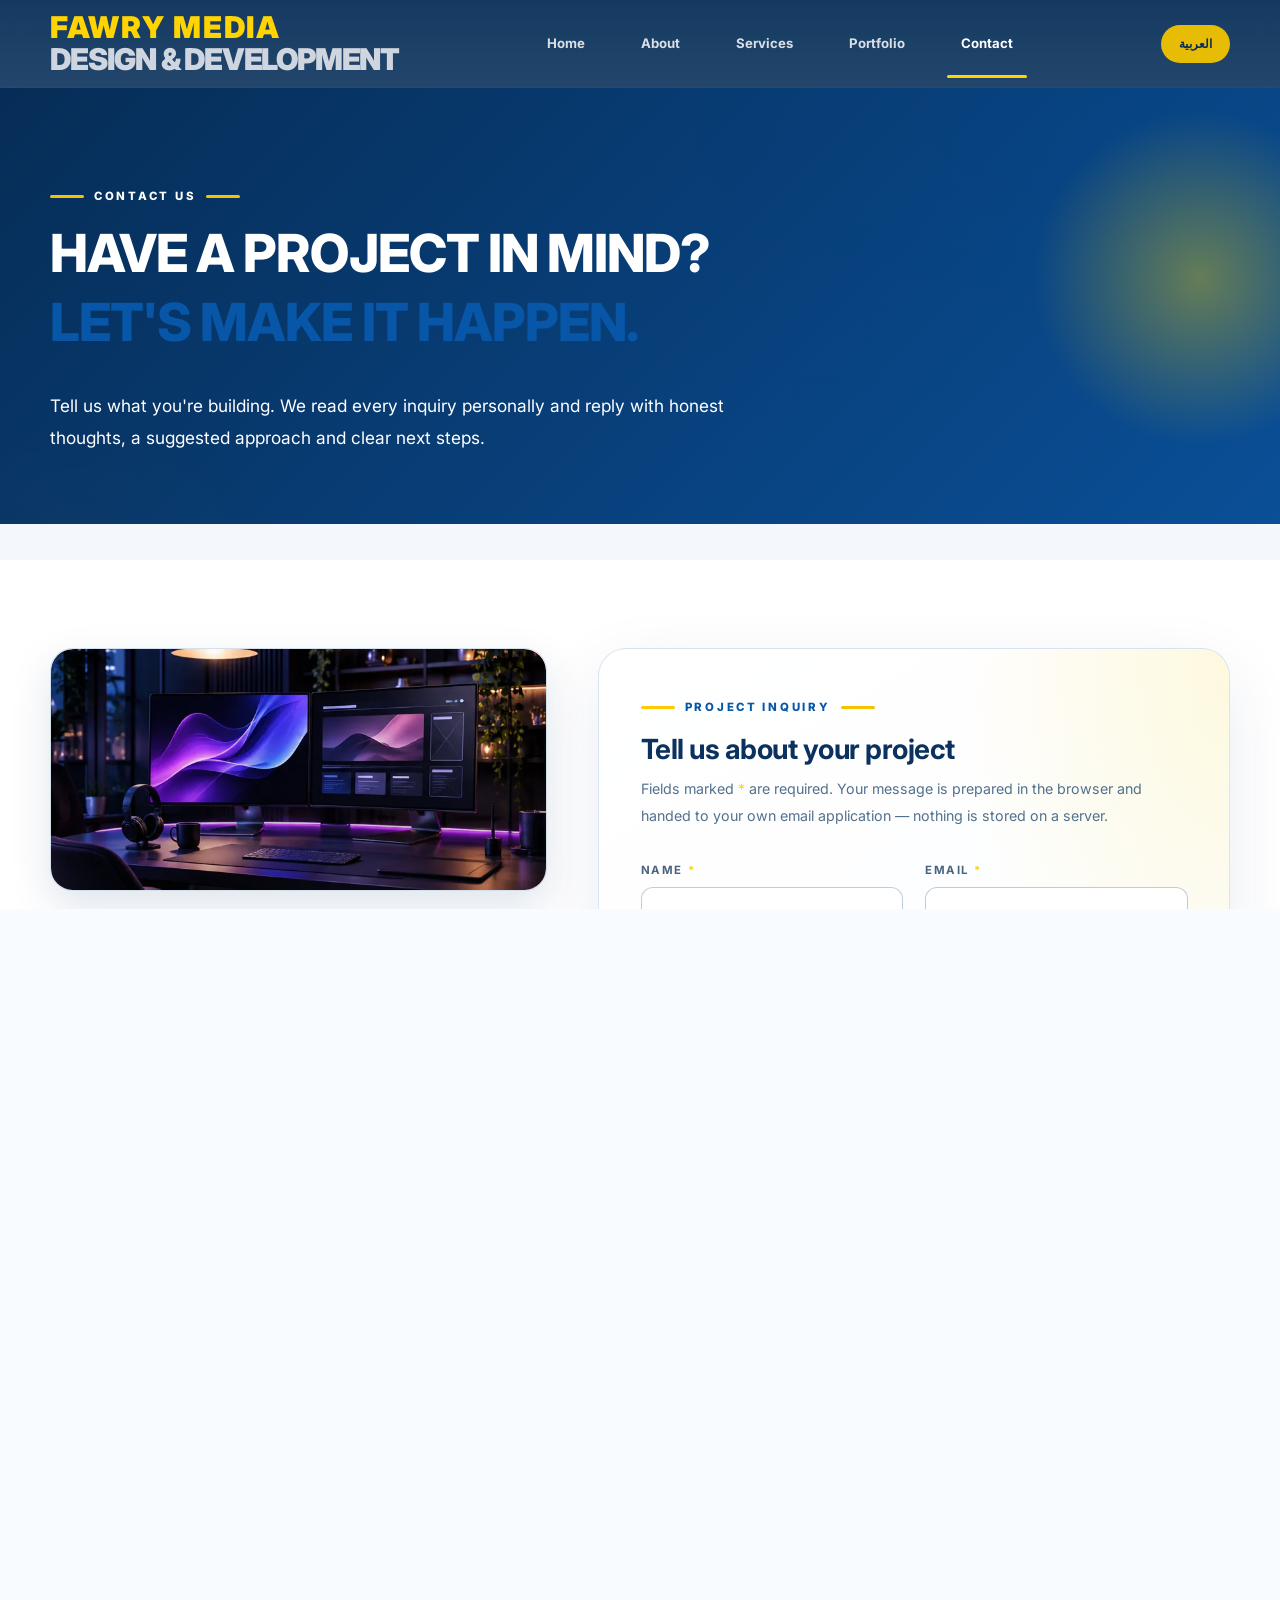
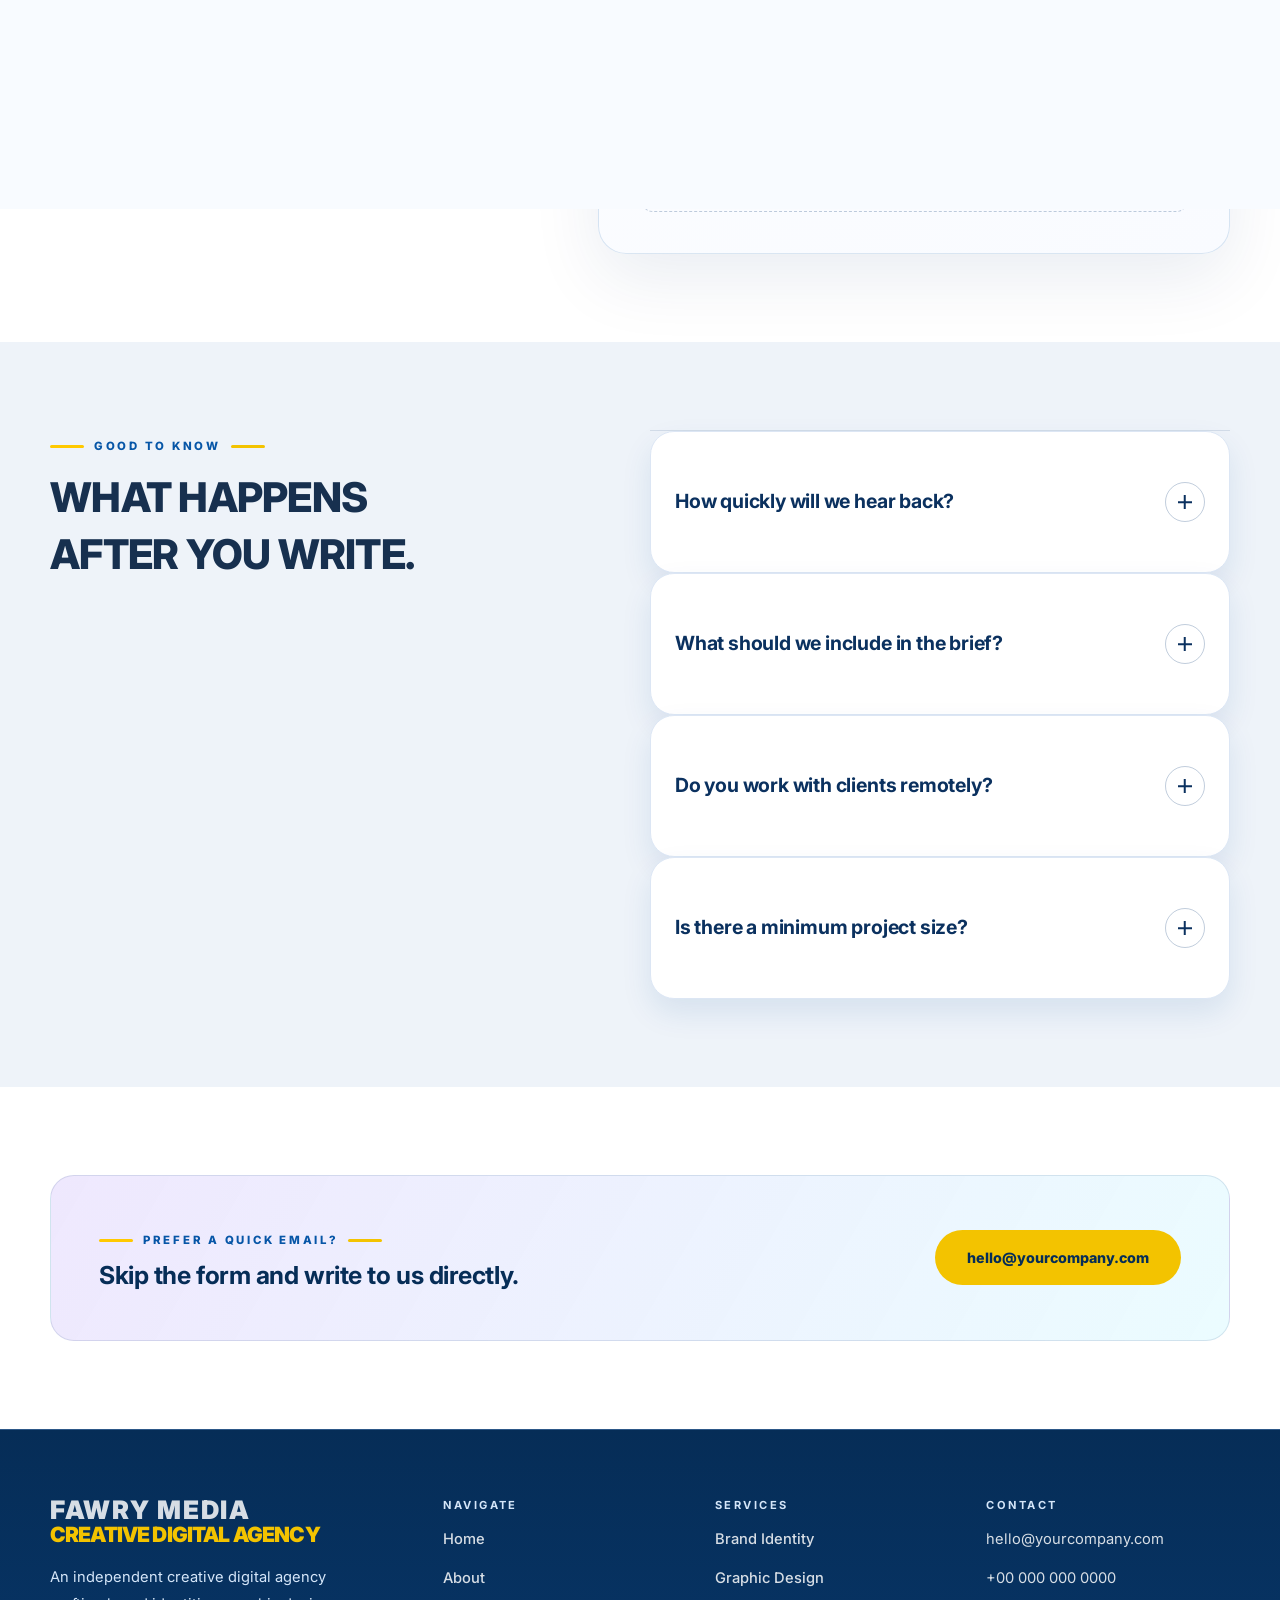
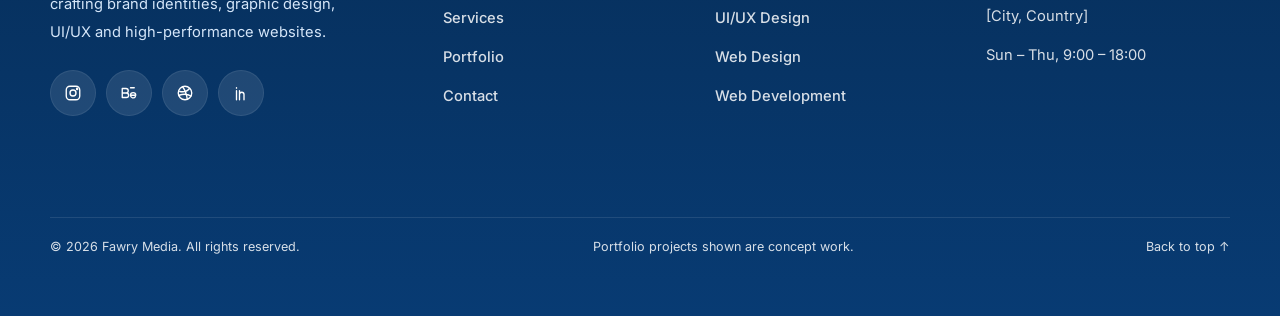
<file: contact.html>
<!DOCTYPE html>

<html dir="ltr" lang="en">
<head>
<meta charset="utf-8"/>
<meta content="width=device-width, initial-scale=1" name="viewport"/>
<title>Contact — Start a Project | Fawry Media</title>
<meta content="Have a project in mind? Tell Fawry Media about your branding, design or web development needs and we'll reply with honest thoughts and clear next steps." name="description"/>
<meta content="website" property="og:type"/>
<meta content="Contact — Fawry Media" property="og:title"/>
<meta content="Have a project in mind? Let's make it happen." property="og:description"/>
<meta content="assets/images/og-cover.svg" property="og:image"/>
<meta content="#064b91" name="theme-color"/>
<link href="data:image/svg+xml,%3Csvg xmlns='http://www.w3.org/2000/svg' viewBox='0 0 40 40'%3E%3Ccircle cx='20' cy='20' r='17' fill='none' stroke='%238B5CF6' stroke-width='2.5'/%3E%3Cpath d='M20 11 29 20 20 29 11 20Z' fill='white'/%3E%3C/svg%3E" rel="icon"/>
<link href="https://fonts.googleapis.com" rel="preconnect"/>
<link crossorigin="" href="https://fonts.gstatic.com" rel="preconnect"/>

<link href="css/style.css" rel="stylesheet"/>
<script src="js/arabic.js"></script>
<link rel="preconnect" href="https://fonts.googleapis.com" />
<link rel="preconnect" href="https://fonts.gstatic.com" crossorigin />


<link href="https://fonts.googleapis.com/css2?family=Cairo:wght@400;500;600;700;800&amp;family=Inter:wght@400;500;600;700;800&amp;display=swap" rel="stylesheet" />
</head>
<body class="agency-visuals" data-page="contact" style="--agency-page-photo:url('assets/images/studio-4.webp')">
<a class="skip-link" data-ar="انتقل إلى المحتوى" data-en="Skip to content" href="#main">Skip to content</a>
<div aria-hidden="true" class="progress"><span></span></div>
<div aria-hidden="true" class="cursor"><div class="cursor__dot"></div><div class="cursor__ring"><span class="cursor__label"></span></div></div>
<header class="header" id="header">
<div class="container header__inner">
<a aria-label="Home" class="logo" data-ar-aria-label="الرئيسية" data-en-aria-label="Home" href="index.html">
<svg aria-hidden="true" class="logo__mark" viewbox="0 0 40 40"><defs><lineargradient id="logoGrad" x1="0" x2="1" y1="0" y2="1"><stop offset="0" stop-color="#0756a7"></stop><stop offset="1" stop-color="#ffd400"></stop></lineargradient></defs><circle class="logo__ring" cx="20" cy="20" r="17"></circle><path class="logo__core" d="M20 11 29 20 20 29 11 20Z"></path></svg>
<span class="logo__text"><span data-site="name">Fawry Media</span><small data-ar="التصميم والتطوير" data-en="Design &amp; Development">Design &amp; Development</small></span>
</a>
<nav aria-label="Primary" class="nav">
<ul class="nav__list">
<li><a class="nav__link" data-ar="الرئيسية" data-en="Home" data-page-link="home" href="index.html">Home</a></li>
<li><a class="nav__link" data-ar="من نحن" data-en="About" data-page-link="about" href="about.html">About</a></li>
<li><a class="nav__link" data-ar="الخدمات" data-en="Services" data-page-link="services" href="services.html">Services</a></li>
<li><a class="nav__link" data-ar="أعمالنا" data-en="Portfolio" data-page-link="portfolio" href="portfolio.html">Portfolio</a></li>
<li><a class="nav__link" data-ar="تواصل معنا" data-en="Contact" data-page-link="contact" href="contact.html">Contact</a></li>
</ul>
</nav>
<div class="header__actions">
<a class="btn btn--primary header__cta" data-ar="لنتحدث" data-en="Let's Talk" data-magnetic="0.25" href="contact.html">Let's Talk</a>
<button aria-controls="mobile-nav" aria-expanded="false" aria-label="Open menu" class="burger" type="button"><span class="burger__box"><span></span><span></span><span></span></span></button>
</div>
</div>
</header>
<nav aria-hidden="true" aria-label="Mobile" class="mobile-nav" id="mobile-nav">
<ul class="mobile-nav__list">
<li><a class="mobile-nav__link" data-page-link="home" href="index.html"><span class="mobile-nav__num">01</span><span data-ar="الرئيسية" data-en="Home">Home</span></a></li>
<li><a class="mobile-nav__link" data-page-link="about" href="about.html"><span class="mobile-nav__num">02</span><span data-ar="من نحن" data-en="About">About</span></a></li>
<li><a class="mobile-nav__link" data-page-link="services" href="services.html"><span class="mobile-nav__num">03</span><span data-ar="الخدمات" data-en="Services">Services</span></a></li>
<li><a class="mobile-nav__link" data-page-link="portfolio" href="portfolio.html"><span class="mobile-nav__num">04</span><span data-ar="أعمالنا" data-en="Portfolio">Portfolio</span></a></li>
<li><a class="mobile-nav__link" data-page-link="contact" href="contact.html"><span class="mobile-nav__num">06</span><span data-ar="لنتحدث" data-en="Let's Talk">Let's Talk</span></a></li>
</ul>
<div class="mobile-nav__footer"><a data-site="email" href="mailto:hello@yourcompany.com">hello@yourcompany.com</a><span data-ar="[المدينة، الدولة]" data-en="[City, Country]" data-site="location">[City, Country]</span></div>
</nav>
<main id="main">
<section aria-labelledby="ct-hero" class="page-hero"><div aria-hidden="true" class="agency-hero-photo"><img alt="" decoding="async" loading="eager" src="assets/images/studio-4.webp"/></div>
<div aria-hidden="true" class="page-hero__bg"></div>
<div class="container">
<p class="eyebrow reveal" data-ar="تواصل معنا" data-en="Contact us">Contact us</p>
<h1 class="display h1 page-hero__title page-hero__title--wide" id="ct-hero">
<span data-ar="عندك مشروع في بالك؟" data-en="Have a project in mind?" data-split="" style="display:block">Have a project in mind?</span>
<span class="grad-text" data-ar="خلينا نحوله إلى واقع." data-en="Let's make it happen." data-split="" data-split-start="0.5" style="display:block">Let's make it happen.</span>
</h1>
<p class="lead reveal" data-ar="احكيلنا عن مشروعك. نقرأ كل استفسار بعناية ونرد برأينا وتصورنا المبدئي والخطوات التالية بوضوح." data-en="Tell us what you're building. We read every inquiry personally and reply with honest thoughts, a suggested approach and clear next steps." style="--d:.9s">Tell us what you're building. We read every inquiry personally and reply with honest thoughts, a suggested approach and clear next steps.</p>
</div>
</section>
<div class="container agency-image-container"><div aria-hidden="true" class="agency-media-strip agency-media-strip--page" style="--agency-media:url('assets/images/responsive-2.webp')"><img alt="" class="agency-strip-photo" decoding="async" loading="lazy" src="assets/images/responsive-2.webp"/></div></div>
<section aria-label="Contact details and form" class="section section--flush-top">
<div class="container contact">
<aside class="contact__info">
<figure class="agency-feature-photo"><img alt="" decoding="async" loading="lazy" src="assets/images/studio-4.webp"/></figure>

<div class="contact__card reveal">
<h3 data-ar="راسلنا بالبريد" data-en="Email us">Email us</h3>
<a class="big" data-site="email" href="mailto:hello@yourcompany.com">hello@yourcompany.com</a>
<p data-ar="الأنسب لملخصات المشاريع والعروض والملفات المرفقة." data-en="Best for project briefs, proposals and anything with attachments.">Best for project briefs, proposals and anything with attachments.</p>
<button class="copy-btn" data-copy="email" type="button"><svg aria-hidden="true" fill="none" stroke="currentColor" stroke-linecap="round" stroke-linejoin="round" stroke-width="2" viewbox="0 0 24 24"><rect height="12" rx="2" width="12" x="9" y="9"></rect><path d="M5 15H4a2 2 0 0 1-2-2V4a2 2 0 0 1 2-2h9a2 2 0 0 1 2 2v1"></path></svg><span data-ar="نسخ البريد الإلكتروني" data-en="Copy email">Copy email</span></button>
</div>
<div class="contact__card reveal" style="--d:.1s">
<h3 data-ar="الاستوديو" data-en="Studio">Studio</h3>
<address>
<p data-ar="[المدينة، الدولة]" data-en="[City, Country]" data-site="location" style="margin:0;color:#fff;font-weight:600">[City, Country]</p>
<p><a data-site="phone" href="tel:+000000000000">+00 000 000 0000</a></p>
<p data-ar="الأحد – الخميس، 9:00 – 18:00" data-en="Sun – Thu, 9:00 – 18:00" data-site="hours">Sun – Thu, 9:00 – 18:00</p>
</address>
</div>
<div class="contact__card reveal" style="--d:.2s">
<h3 data-ar="تابع أعمالنا" data-en="Follow our work">Follow our work</h3>
<div class="social-list">
<a data-site="social.instagram" href="#">Instagram <svg aria-hidden="true" fill="none" stroke="currentColor" stroke-linecap="round" stroke-linejoin="round" stroke-width="2" viewbox="0 0 24 24"><path d="M7 17 17 7M8 7h9v9"></path></svg></a>
<a data-site="social.behance" href="#">Behance <svg aria-hidden="true" fill="none" stroke="currentColor" stroke-linecap="round" stroke-linejoin="round" stroke-width="2" viewbox="0 0 24 24"><path d="M7 17 17 7M8 7h9v9"></path></svg></a>
<a data-site="social.dribbble" href="#">Dribbble <svg aria-hidden="true" fill="none" stroke="currentColor" stroke-linecap="round" stroke-linejoin="round" stroke-width="2" viewbox="0 0 24 24"><path d="M7 17 17 7M8 7h9v9"></path></svg></a>
<a data-site="social.linkedin" href="#">LinkedIn <svg aria-hidden="true" fill="none" stroke="currentColor" stroke-linecap="round" stroke-linejoin="round" stroke-width="2" viewbox="0 0 24 24"><path d="M7 17 17 7M8 7h9v9"></path></svg></a>
</div>
</div>
</aside>
<form aria-describedby="form-intro" class="form reveal" id="contact-form" novalidate="">
<p class="eyebrow" data-ar="استفسار عن مشروع" data-en="Project inquiry">Project inquiry</p>
<h2 class="h3" data-ar="أخبرنا عن مشروعك" data-en="Tell us about your project" style="margin-bottom:8px">Tell us about your project</h2>
<p class="body-copy" id="form-intro" style="margin-bottom:32px;font-size:.95rem"><span data-ar="الحقول المميزة بعلامة" data-en="Fields marked">Fields marked</span> <span class="req" style="color:var(--accent-2)">*</span> <span data-ar="إلزامية. يتم تجهيز رسالتك في المتصفح وفتحها عبر برنامج البريد لديك، دون تخزينها على أي خادم." data-en="are required. Your message is prepared in the browser and handed to your own email application — nothing is stored on a server.">are required. Your message is prepared in the browser and handed to your own email application — nothing is stored on a server.</span></p>
<div class="form__row">
<div class="field" id="field-name">
<label for="name"><span data-ar="الاسم" data-en="Name">Name</span> <span aria-hidden="true" class="req">*</span></label>
<input aria-describedby="name-error" aria-required="true" autocomplete="name" id="name" name="name" placeholder="Your full name" required="" type="text"/>
<span aria-live="polite" class="field__error" id="name-error"></span>
</div>
<div class="field" id="field-email">
<label for="email"><span data-ar="البريد الإلكتروني" data-en="Email">Email</span> <span aria-hidden="true" class="req">*</span></label>
<input aria-describedby="email-error" aria-required="true" autocomplete="email" id="email" inputmode="email" name="email" placeholder="name@company.com" required="" type="email"/>
<span aria-live="polite" class="field__error" id="email-error"></span>
</div>
</div>
<div class="form__row">
<div class="field" id="field-company">
<label for="company"><span data-ar="الشركة" data-en="Company">Company</span> <span data-ar="(اختياري)" data-en="(optional)" style="color:var(--muted);text-transform:none;letter-spacing:0;font-weight:500">(optional)</span></label>
<input aria-describedby="company-error" autocomplete="organization" id="company" name="company" placeholder="Company or brand name" type="text"/>
<span aria-live="polite" class="field__error" id="company-error"></span>
</div>
<div class="field" id="field-service">
<label for="service"><span data-ar="الخدمة" data-en="Service">Service</span> <span aria-hidden="true" class="req">*</span></label>
<select aria-describedby="service-error" aria-required="true" id="service" name="service" required="">
<option data-ar="اختر خدمة…" data-en="Select a service…" value="">Select a service…</option>
<optgroup label="Creative Design">
<option data-ar="تصميم الهوية البصرية" data-en="Brand Identity Design" value="brand-identity">Brand Identity Design</option>
<option data-ar="تصميم الشعار" data-en="Logo Design" value="logo">Logo Design</option>
<option data-ar="تصميم السوشيال ميديا" data-en="Social Media Design" value="social">Social Media Design</option>
<option data-ar="تصميم الإعلانات والحملات التسويقية" data-en="Advertising &amp; Marketing Design" value="advertising">Advertising &amp; Marketing Design</option>
<option data-ar="تصميم المطبوعات" data-en="Print Design" value="print">Print Design</option>
<option data-ar="تصميم ملفات الشركات والعروض التقديمية" data-en="Company Profiles &amp; Presentations" value="profiles">Company Profiles &amp; Presentations</option>
<option data-ar="تصميم تجربة وواجهة المستخدم" data-en="UI/UX Design" value="uiux">UI/UX Design</option>
</optgroup>
<optgroup label="Web Development">
<option data-ar="تطوير مواقع الشركات" data-en="Corporate Website Development" value="corporate-web">Corporate Website Development</option>
<option data-ar="تطوير صفحات الهبوط" data-en="Landing Page Development" value="landing">Landing Page Development</option>
<option data-ar="موقع معرض أعمال" data-en="Portfolio Website" value="portfolio-web">Portfolio Website</option>
<option data-ar="واجهات المتاجر الإلكترونية" data-en="E-Commerce Front-End" value="ecommerce">E-Commerce Front-End</option>
<option data-ar="برمجة واجهات مخصصة" data-en="Custom Front-End Development" value="custom-frontend">Custom Front-End Development</option>
<option data-ar="تصميم المواقع المتجاوبة" data-en="Responsive Web Design" value="responsive">Responsive Web Design</option>
<option data-ar="تحسين المواقع وصيانتها" data-en="Website Optimization &amp; Maintenance" value="maintenance">Website Optimization &amp; Maintenance</option>
</optgroup>
<option data-ar="هوية بصرية وموقع متكامل" data-en="Full brand + website" value="full">Full brand + website</option>
<option data-ar="خدمة أخرى" data-en="Something else" value="other">Something else</option>
</select>
<span aria-live="polite" class="field__error" id="service-error"></span>
</div>
</div>
<div class="form__row">
<div class="field" id="field-budget">
<label for="budget"><span data-ar="الميزانية التقريبية" data-en="Approximate budget">Approximate budget</span> <span aria-hidden="true" class="req">*</span></label>
<select aria-describedby="budget-error" aria-required="true" id="budget" name="budget" required="">
<option data-ar="اختر النطاق…" data-en="Select a range…" value="">Select a range…</option>
<option data-ar="أقل من [المبلغ]" data-en="Under [Amount]" value="tier-1">Under [Amount]</option>
<option data-ar="[المبلغ] – [المبلغ]" data-en="[Amount] – [Amount]" value="tier-2">[Amount] – [Amount]</option>
<option data-ar="[المبلغ] – [المبلغ]" data-en="[Amount] – [Amount]" value="tier-3">[Amount] – [Amount]</option>
<option data-ar="[المبلغ] فأكثر" data-en="[Amount]+" value="tier-4">[Amount]+</option>
<option data-ar="غير متأكد بعد — ساعدني في التقدير" data-en="Not sure yet — advise me" value="undecided">Not sure yet — advise me</option>
</select>
<span aria-live="polite" class="field__error" id="budget-error"></span>
</div>
<div class="field" id="field-timeline">
<label for="timeline"><span data-ar="موعد التنفيذ المتوقع" data-en="Ideal timeline">Ideal timeline</span> <span data-ar="(اختياري)" data-en="(optional)" style="color:var(--muted);text-transform:none;letter-spacing:0;font-weight:500">(optional)</span></label>
<select id="timeline" name="timeline">
<option data-ar="مرن" data-en="Flexible" value="">Flexible</option>
<option data-ar="في أقرب وقت" data-en="As soon as possible" value="asap">As soon as possible</option>
<option data-ar="خلال شهر إلى 3 أشهر" data-en="Within 1–3 months" value="1-3">Within 1–3 months</option>
<option data-ar="خلال 3 إلى 6 أشهر" data-en="Within 3–6 months" value="3-6">Within 3–6 months</option>
<option data-ar="لاحقًا هذا العام" data-en="Later this year" value="later">Later this year</option>
</select>
</div>
</div>
<div class="form__row">
<div class="field field--full" id="field-message">
<label for="message"><span data-ar="وصف المشروع" data-en="Project description">Project description</span> <span aria-hidden="true" class="req">*</span></label>
<textarea aria-describedby="message-error message-count" aria-required="true" id="message" minlength="20" name="message" placeholder="What are you building, who is it for, and what does success look like?" required="" rows="6"></textarea>
<span class="field__hint"><span aria-live="polite" class="field__error" id="message-error"></span><span data-ar="0 حرف" data-en="0 characters" id="message-count">0 characters</span></span>
</div>
</div>
<label class="form__consent" id="field-consent">
<input aria-describedby="consent-error" id="consent" name="consent" type="checkbox"/>
<span><span data-ar="أوافق على أن تتواصل معي" data-en="I'm happy for">I'm happy for</span> <span data-site="name">Fawry Media</span> <span data-ar="بخصوص هذا الاستفسار." data-en="to contact me about this inquiry.">to contact me about this inquiry.</span> <span aria-live="polite" class="field__error" id="consent-error" style="display:block"></span></span>
</label>
<div class="form__actions">
<button class="btn btn--primary btn--lg" data-magnetic="0.25" type="submit"><span data-ar="تجهيز الرسالة" data-en="Prepare message">Prepare message</span> <svg aria-hidden="true" class="btn__icon" fill="none" stroke="currentColor" stroke-linecap="round" stroke-linejoin="round" stroke-width="2" viewbox="0 0 24 24"><path d="M7 17 17 7M8 7h9v9"></path></svg></button>
<button class="btn btn--ghost" data-ar="مسح النموذج" data-en="Clear form" type="reset">Clear form</button>
</div>
<div aria-live="polite" class="form__status" id="form-status"></div>
<p class="note form__note"><svg aria-hidden="true" fill="none" stroke="currentColor" stroke-linecap="round" stroke-linejoin="round" stroke-width="2" viewbox="0 0 24 24"><circle cx="12" cy="12" r="10"></circle><path d="M12 16v-4m0-4h.01"></path></svg><span><strong data-ar="واجهة أمامية فقط." data-en="Front-end only." style="color:#fff">Front-end only.</strong> <span data-ar="هذا النموذج لا يرسل البيانات إلى خادم. بعد التحقق من البيانات، يتيح" data-en="This form does not submit to a server. After validation it offers a">This form does not submit to a server. After validation it offers a</span> <em>mailto</em> <span data-ar="فتح الرسالة عبر برنامج البريد المثبت على جهازك. وإذا لم يعمل، انسخ الرسالة وأرسلها لنا مباشرة." data-en="handoff, which opens your device's email application if one is configured. If it doesn't, copy the prepared message and email us directly.">handoff, which opens your device's email application if one is configured. If it doesn't, copy the prepared message and email us directly.</span></span></p>
</form>
</div>
</section>
<section aria-labelledby="ct-faq" class="section section--alt">
<div class="container grid-2">
<div>
<p class="eyebrow reveal" data-ar="معلومات مفيدة" data-en="Good to know">Good to know</p>
<h2 class="display h2 reveal" id="ct-faq"><span data-ar="ماذا يحدث" data-en="What happens">What happens</span><br/><span data-ar="بعد مراسلتنا؟" data-en="after you write.">after you write.</span></h2>
</div>
<div class="faq reveal" data-accordion="">
<div class="faq__item"><h3><button aria-controls="cf-1" aria-expanded="false" class="faq__btn" id="cf-b1" type="button"><span data-ar="متى سنحصل على رد؟" data-en="How quickly will we hear back?">How quickly will we hear back?</span><span aria-hidden="true" class="faq__icon"></span></button></h3><div aria-labelledby="cf-b1" class="faq__panel" id="cf-1" role="region"><div><p data-ar="نسعى للرد على كل استفسار خلال بضعة أيام عمل. إذا كان مشروعك عاجلًا، وضح ذلك في الوصف وسنراعي الأولوية." data-en="We aim to reply to every inquiry within a few working days. If your timeline is urgent, say so in the description and we'll prioritise accordingly.">We aim to reply to every inquiry within a few working days. If your timeline is urgent, say so in the description and we'll prioritise accordingly.</p></div></div></div>
<div class="faq__item"><h3><button aria-controls="cf-2" aria-expanded="false" class="faq__btn" id="cf-b2" type="button"><span data-ar="ماذا يجب أن نرسل في ملخص المشروع؟" data-en="What should we include in the brief?">What should we include in the brief?</span><span aria-hidden="true" class="faq__icon"></span></button></h3><div aria-labelledby="cf-b2" class="faq__panel" id="cf-2" role="region"><div><p data-ar="أرسل أهدافك والجمهور المستهدف والمراجع التي تعجبك أو لا تعجبك والهوية الحالية والمواعيد والميزانية المتوقعة. تكفي فكرة مبدئية لبدء الحوار." data-en="Whatever you have: goals, audience, references you like (and dislike), existing brand materials, deadlines and budget expectations. A rough brief is more than enough to start a conversation.">Whatever you have: goals, audience, references you like (and dislike), existing brand materials, deadlines and budget expectations. A rough brief is more than enough to start a conversation.</p></div></div></div>
<div class="faq__item"><h3><button aria-controls="cf-3" aria-expanded="false" class="faq__btn" id="cf-b3" type="button"><span data-ar="هل تعملون مع العملاء عن بُعد؟" data-en="Do you work with clients remotely?">Do you work with clients remotely?</span><span aria-hidden="true" class="faq__icon"></span></button></h3><div aria-labelledby="cf-b3" class="faq__panel" id="cf-3" role="region"><div><p data-ar="نعم، نتعاون عن بُعد من خلال اجتماعات الفيديو والمراجعات ومساحة العمل المشتركة، ويسعدنا اللقاء حضوريًا متى أمكن." data-en="Yes. Our process is designed for remote collaboration with scheduled video reviews and a shared workspace, and we're equally happy to meet in person where location allows.">Yes. Our process is designed for remote collaboration with scheduled video reviews and a shared workspace, and we're equally happy to meet in person where location allows.</p></div></div></div>
<div class="faq__item"><h3><button aria-controls="cf-4" aria-expanded="false" class="faq__btn" id="cf-b4" type="button"><span data-ar="هل هناك حد أدنى لحجم المشروع؟" data-en="Is there a minimum project size?">Is there a minimum project size?</span><span aria-hidden="true" class="faq__icon"></span></button></h3><div aria-labelledby="cf-b4" class="faq__panel" id="cf-4" role="region"><div><p data-ar="ننفذ مشاريع محددة مثل شعار أو صفحة هبوط، وكذلك الهويات والمواقع المتكاملة. شاركنا ميزانيتك وسنوضح لك الخيارات المناسبة." data-en="We take on focused projects such as a single logo or landing page as well as full brand-and-website engagements. Tell us your budget range and we'll be straightforward about what's achievable within it.">We take on focused projects such as a single logo or landing page as well as full brand-and-website engagements. Tell us your budget range and we'll be straightforward about what's achievable within it.</p></div></div></div>
</div>
</div>
</section>
<section aria-label="Alternative contact" class="section">
<div class="container">
<div class="contact-cta reveal">
<div>
<p class="eyebrow" data-ar="تفضل البريد المباشر؟" data-en="Prefer a quick email?" style="margin-bottom:8px">Prefer a quick email?</p>
<h2 class="h3" data-ar="تجاوز النموذج وراسلنا مباشرة." data-en="Skip the form and write to us directly.">Skip the form and write to us directly.</h2>
</div>
<a class="btn btn--primary" data-magnetic="0.3" data-site="email" href="mailto:hello@yourcompany.com">hello@yourcompany.com</a>
</div>
</div>
</section>
</main>
<footer class="footer">
<div class="container">
<div class="footer__top">
<div class="footer__brand">
<a aria-label="Home" class="logo" data-ar-aria-label="الرئيسية" data-en-aria-label="Home" href="index.html"><svg aria-hidden="true" class="logo__mark" viewbox="0 0 40 40"><circle class="logo__ring" cx="20" cy="20" r="17"></circle><path class="logo__core" d="M20 11 29 20 20 29 11 20Z"></path></svg><span class="logo__text"><span data-site="name">Fawry Media</span><small data-ar="وكالة رقمية إبداعية" data-en="Creative Digital Agency">Creative Digital Agency</small></span></a>
<p data-ar="وكالة رقمية مستقلة متخصصة في الهوية البصرية والجرافيك وتجربة المستخدم وتطوير المواقع عالية الأداء." data-en="An independent creative digital agency crafting brand identities, graphic design, UI/UX and high-performance websites.">An independent creative digital agency crafting brand identities, graphic design, UI/UX and high-performance websites.</p>
<div aria-label="Social media" class="footer__social">
<a aria-label="Instagram" data-site="social.instagram" href="#"><svg fill="none" stroke="currentColor" stroke-linecap="round" stroke-linejoin="round" stroke-width="1.8" viewbox="0 0 24 24"><rect height="18" rx="5" width="18" x="3" y="3"></rect><circle cx="12" cy="12" r="4"></circle><circle cx="17.5" cy="6.5" fill="currentColor" r=".8"></circle></svg></a>
<a aria-label="Behance" data-site="social.behance" href="#"><svg fill="none" stroke="currentColor" stroke-linecap="round" stroke-linejoin="round" stroke-width="1.8" viewbox="0 0 24 24"><path d="M3 6h5a3 3 0 0 1 0 6H3zM3 12h5.5a3 3 0 0 1 0 6H3zM14 5h5M14 15h7a3.5 3.5 0 1 0-7 0 3.5 3.5 0 0 0 6.5 1.8"></path></svg></a>
<a aria-label="Dribbble" data-site="social.dribbble" href="#"><svg fill="none" stroke="currentColor" stroke-linecap="round" stroke-linejoin="round" stroke-width="1.8" viewbox="0 0 24 24"><circle cx="12" cy="12" r="9"></circle><path d="M5 10c6 1 10 0 13-4M4 15c6-2 11-2 16 1M9 4c3 4 5 9 6 16"></path></svg></a>
<a aria-label="LinkedIn" data-site="social.linkedin" href="#"><svg fill="none" stroke="currentColor" stroke-linecap="round" stroke-linejoin="round" stroke-width="1.8" viewbox="0 0 24 24"><path d="M6 9v12M6 5v.5M10 21v-7a3 3 0 0 1 6 0v7M10 9v12"></path></svg></a>
</div>
</div>
<div class="footer__col"><h4 data-ar="تصفح" data-en="Navigate">Navigate</h4><ul class="footer__list"><li><a data-ar="الرئيسية" data-en="Home" href="index.html">Home</a></li><li><a data-ar="من نحن" data-en="About" href="about.html">About</a></li><li><a data-ar="الخدمات" data-en="Services" href="services.html">Services</a></li><li><a data-ar="أعمالنا" data-en="Portfolio" href="portfolio.html">Portfolio</a></li><li><a data-ar="تواصل معنا" data-en="Contact" href="contact.html">Contact</a></li></ul></div>
<div class="footer__col"><h4 data-ar="الخدمات" data-en="Services">Services</h4><ul class="footer__list"><li><a data-ar="الهوية البصرية" data-en="Brand Identity" href="services.html#design">Brand Identity</a></li><li><a data-ar="تصميم الجرافيك" data-en="Graphic Design" href="services.html#design">Graphic Design</a></li><li><a data-ar="تصميم تجربة وواجهة المستخدم" data-en="UI/UX Design" href="services.html#design">UI/UX Design</a></li><li><a data-ar="تصميم المواقع" data-en="Web Design" href="services.html#development">Web Design</a></li><li><a data-ar="تطوير المواقع" data-en="Web Development" href="services.html#development">Web Development</a></li></ul></div>
<div class="footer__col"><h4 data-ar="تواصل معنا" data-en="Contact">Contact</h4><address class="footer__contact"><a data-site="email" href="mailto:hello@yourcompany.com">hello@yourcompany.com</a><a data-site="phone" href="tel:+000000000000">+00 000 000 0000</a><span data-ar="[المدينة، الدولة]" data-en="[City, Country]" data-site="location">[City, Country]</span><span data-ar="الأحد – الخميس، 9:00 – 18:00" data-en="Sun – Thu, 9:00 – 18:00" data-site="hours">Sun – Thu, 9:00 – 18:00</span></address></div>
</div>
<div aria-hidden="true" class="footer__wordmark" data-site="name">Fawry Media</div>
<div class="footer__bottom"><span>© <span data-year="">2026</span> <span data-site="name">Fawry Media</span><span data-ar=". جميع الحقوق محفوظة." data-en=". All rights reserved.">. All rights reserved.</span></span><span data-ar="المشاريع المعروضة نماذج تصورية." data-en="Portfolio projects shown are concept work.">Portfolio projects shown are concept work.</span><a data-ar="العودة للأعلى ↑" data-en="Back to top ↑" href="#main">Back to top ↑</a></div>
</div>
</footer>
<button aria-label="Back to top" class="to-top" type="button"><svg aria-hidden="true" fill="none" stroke="currentColor" stroke-linecap="round" stroke-linejoin="round" stroke-width="2" viewbox="0 0 24 24"><path d="M12 19V5m-6 6 6-6 6 6"></path></svg></button>
<div aria-hidden="true" class="page-transition"></div>
<script defer="" src="js/projects-data.js"></script>
<script defer="" src="js/main.js"></script>
<script defer="" src="js/animations.js"></script>
<script defer="" src="js/contact.js"></script>
<script defer src="js/studio-motion.js"></script>
</body>
</html>
</file>
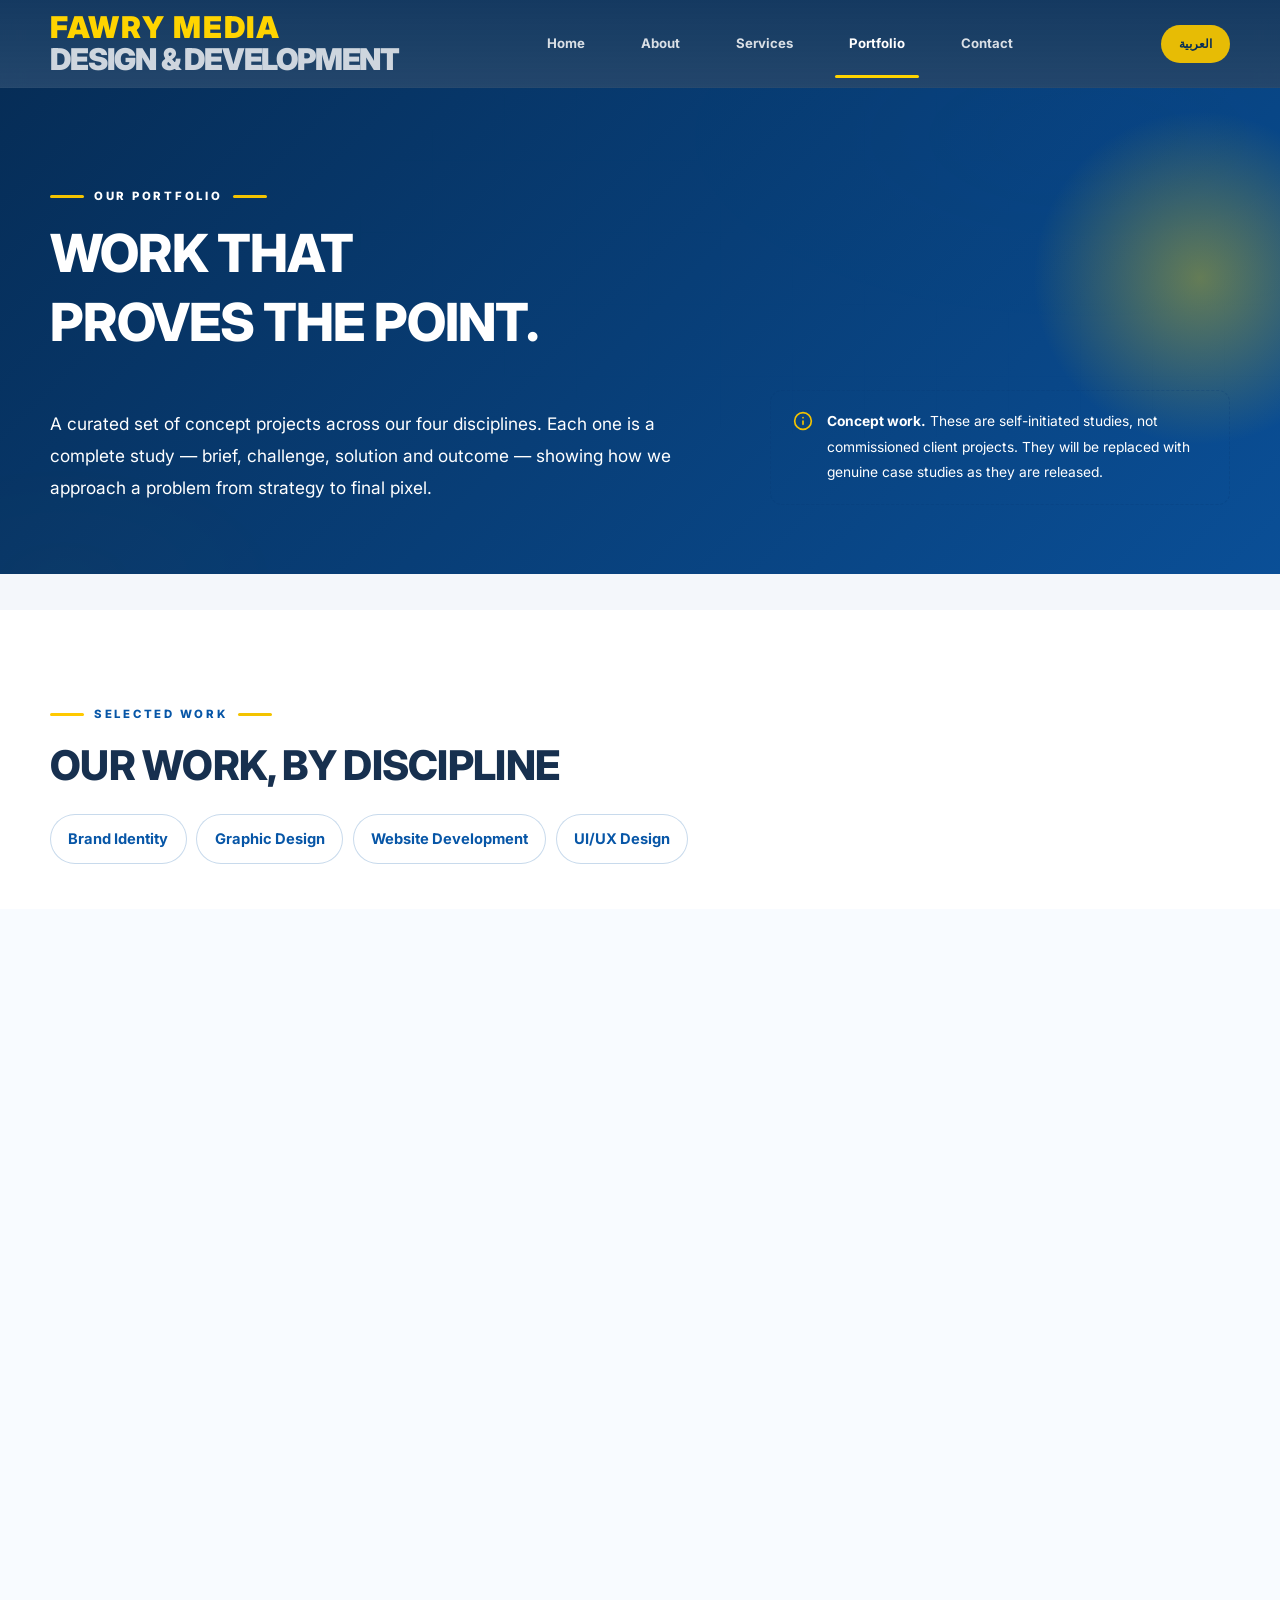
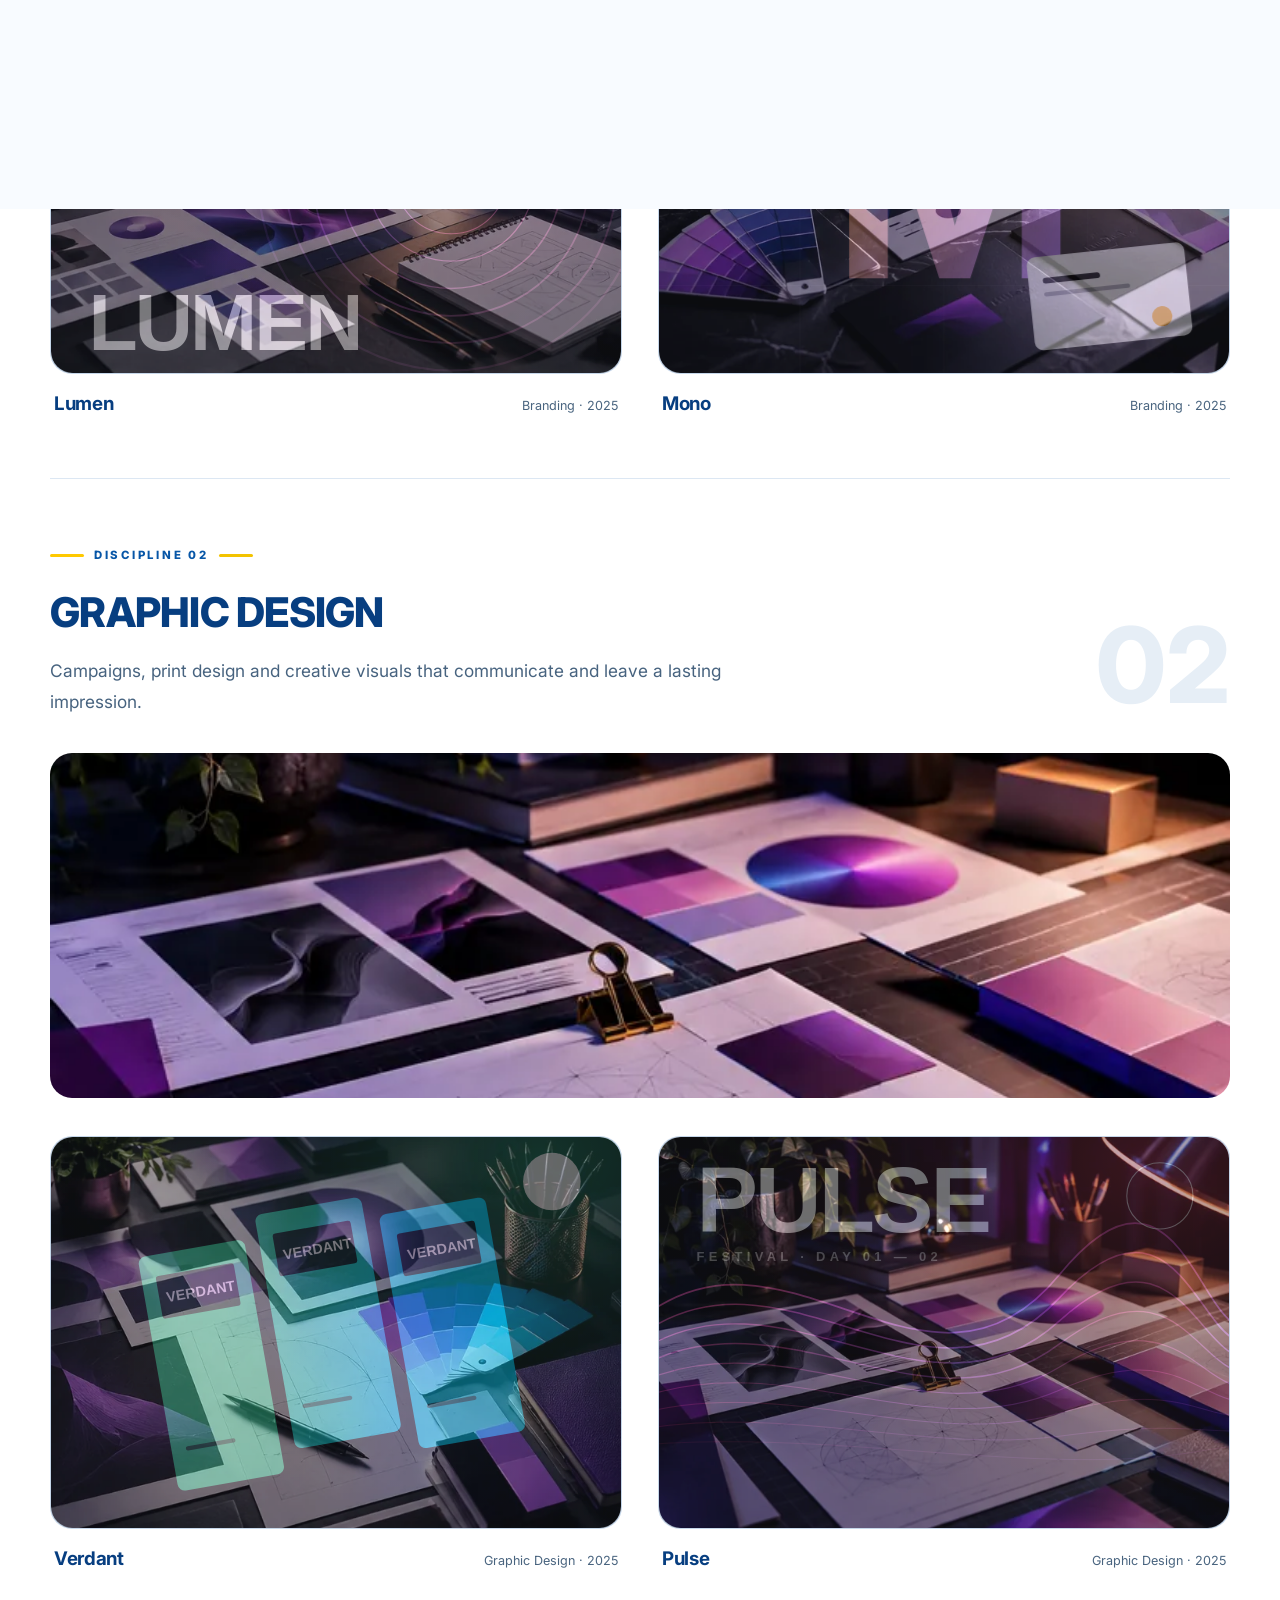
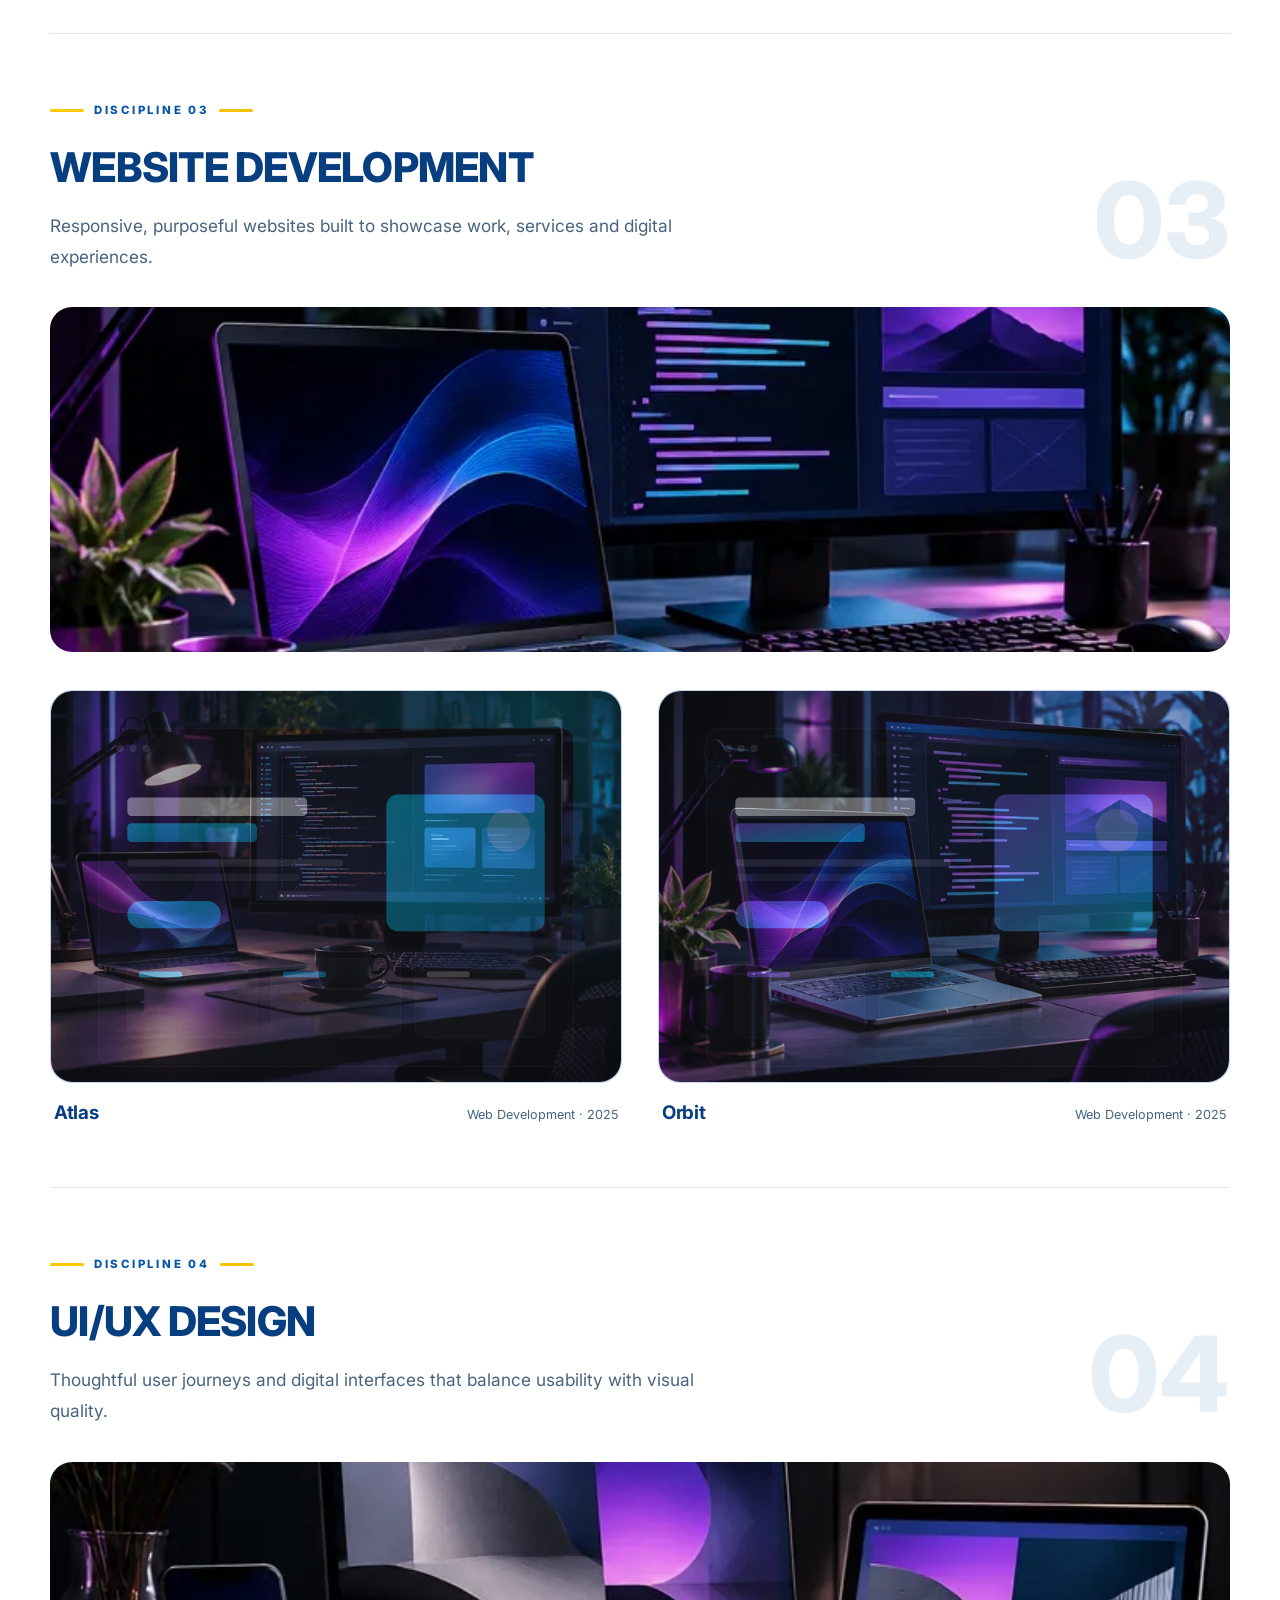
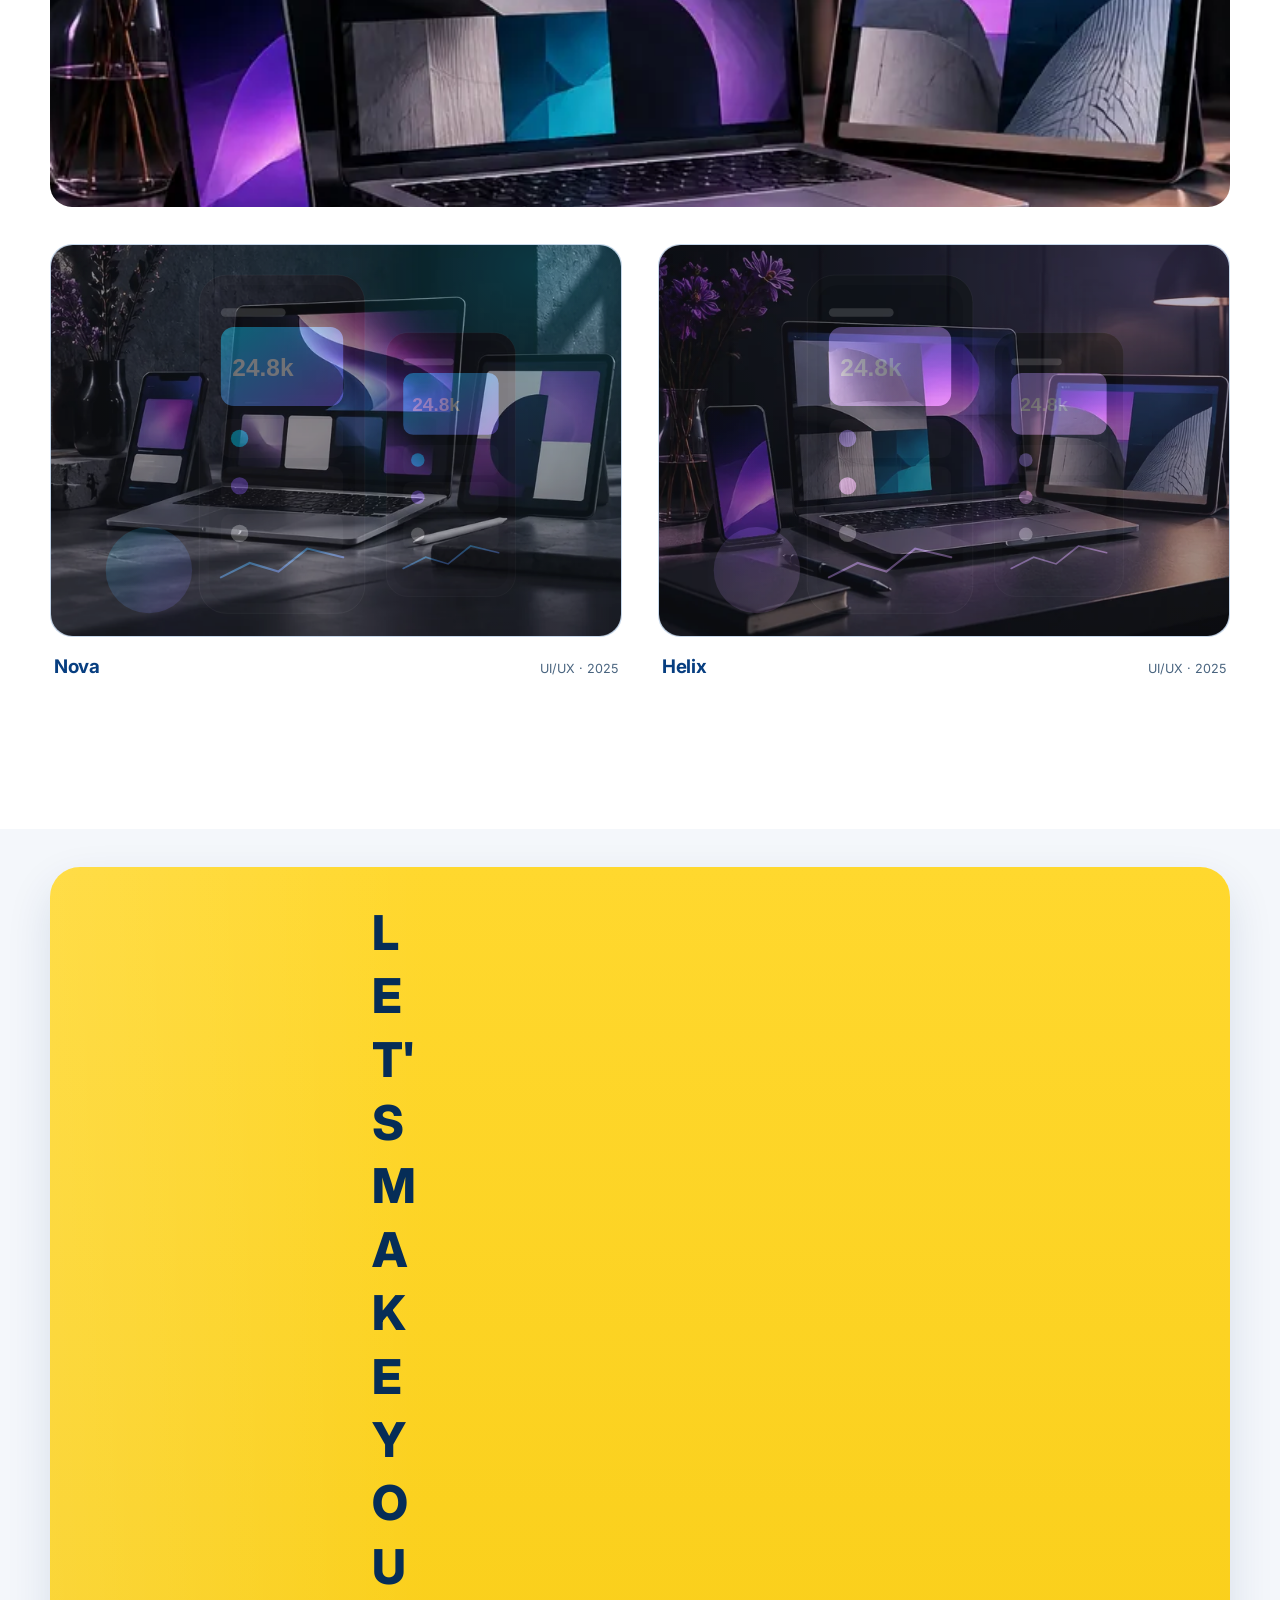
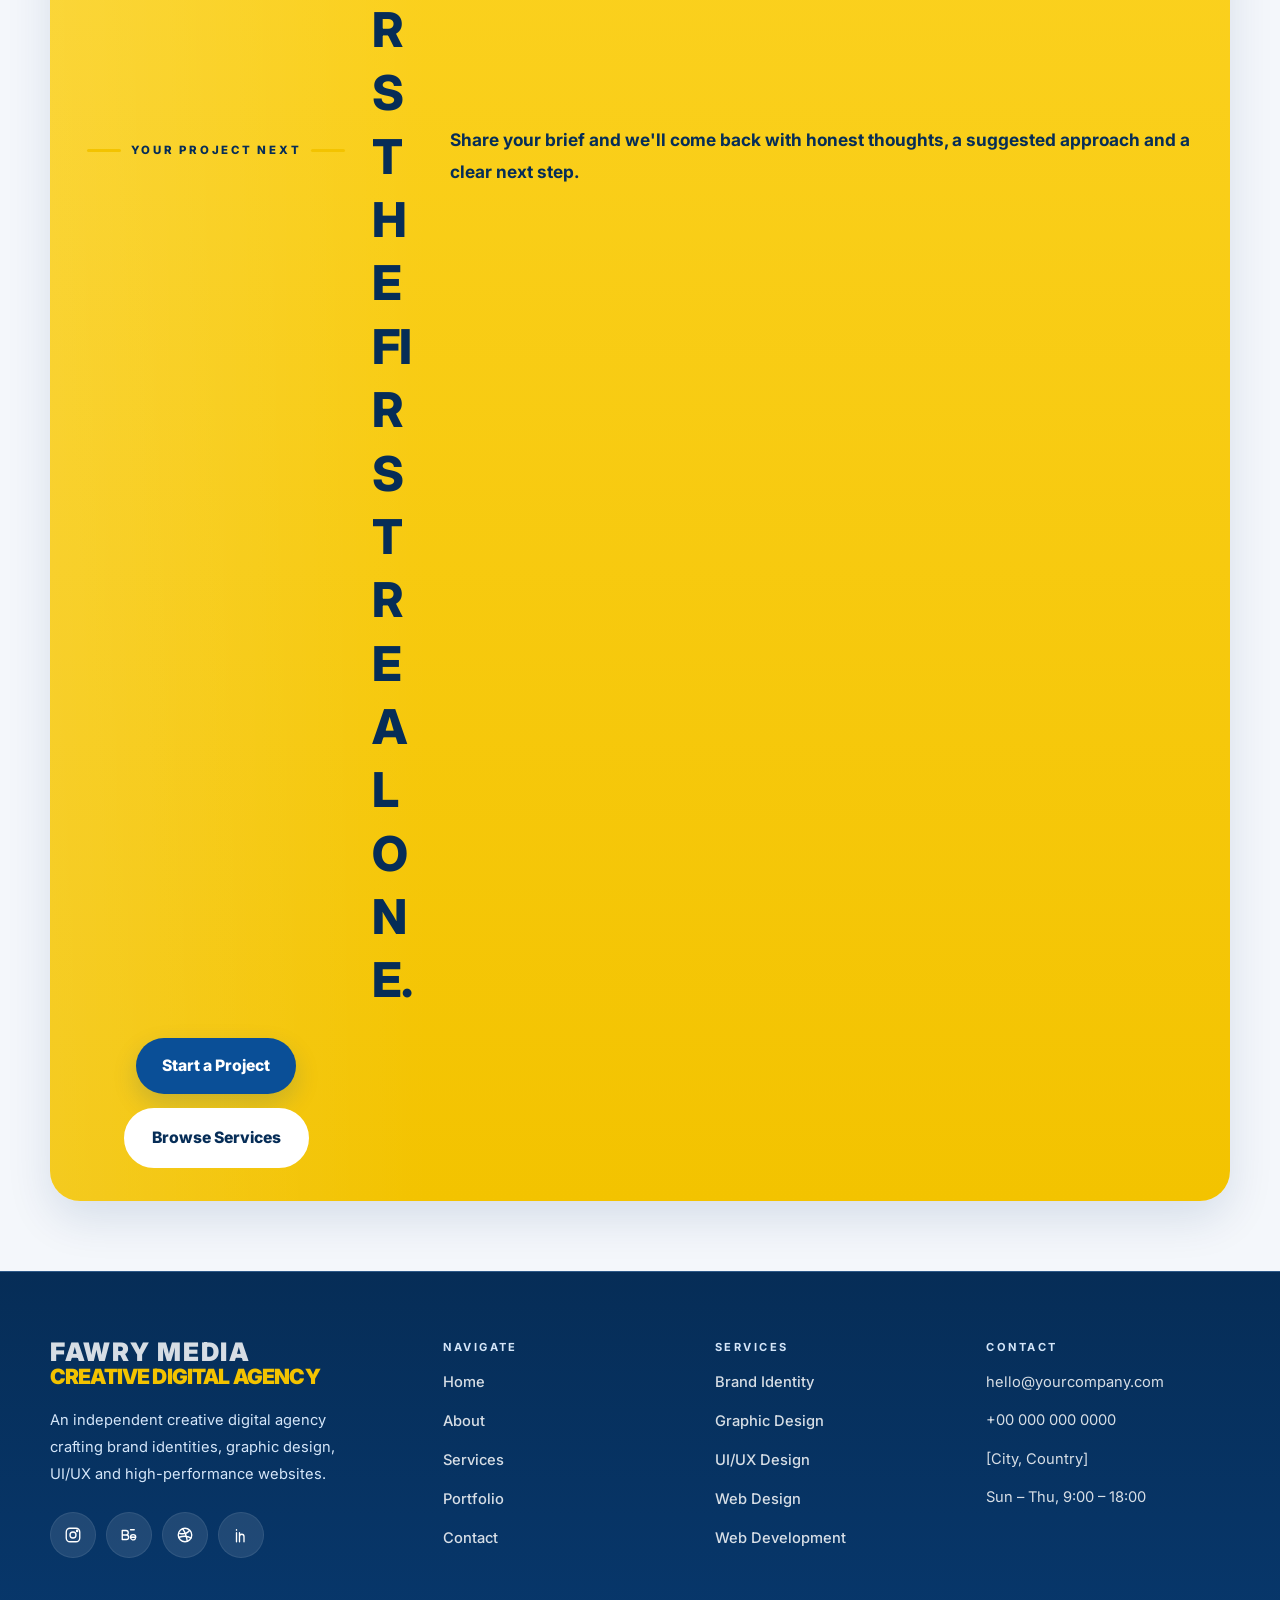
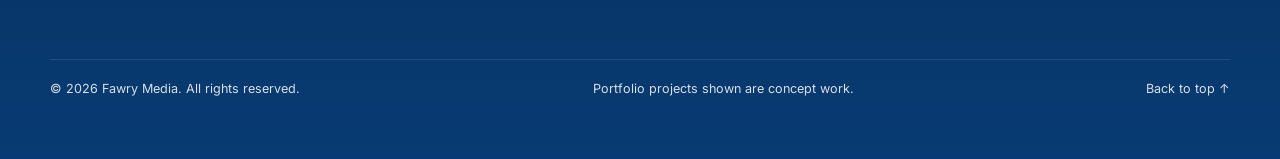
<file: portfolio.html>
<!DOCTYPE html>

<html dir="ltr" lang="en">
<head>
<meta charset="utf-8"/>
<meta content="width=device-width, initial-scale=1" name="viewport"/>
<title>Portfolio — Branding, Graphic Design, UI/UX &amp; Web Concepts | Fawry Media</title>
<meta content="Explore concept projects by Fawry Media across branding, graphic design, UI/UX and web development. Filter by discipline and open any project for the full story." name="description"/>
<meta content="website" property="og:type"/>
<meta content="Portfolio — Fawry Media" property="og:title"/>
<meta content="Selected concept work across branding, graphic design, UI/UX and web development." property="og:description"/>
<meta content="assets/images/og-cover.svg" property="og:image"/>
<meta content="#064b91" name="theme-color"/>
<link href="data:image/svg+xml,%3Csvg xmlns='http://www.w3.org/2000/svg' viewBox='0 0 40 40'%3E%3Ccircle cx='20' cy='20' r='17' fill='none' stroke='%238B5CF6' stroke-width='2.5'/%3E%3Cpath d='M20 11 29 20 20 29 11 20Z' fill='white'/%3E%3C/svg%3E" rel="icon"/>
<link href="https://fonts.googleapis.com" rel="preconnect"/>
<link crossorigin="" href="https://fonts.gstatic.com" rel="preconnect"/>
<link href="css/style.css" rel="stylesheet"/>
<script src="js/arabic.js"></script>
<link href="https://fonts.googleapis.com" rel="preconnect"/>
<link crossorigin="" href="https://fonts.gstatic.com" rel="preconnect"/>
<link href="https://fonts.googleapis.com/css2?family=Cairo:wght@400;500;600;700;800&amp;family=Inter:wght@400;500;600;700;800&amp;display=swap" rel="stylesheet"/>
</head>
<body class="agency-visuals" data-page="portfolio" style="--agency-page-photo:url('assets/images/responsive-3.webp')">
<a class="skip-link" data-ar="انتقل إلى المحتوى" data-en="Skip to content" href="#main">Skip to content</a>
<div aria-hidden="true" class="progress"><span></span></div>
<div aria-hidden="true" class="cursor"><div class="cursor__dot"></div><div class="cursor__ring"><span class="cursor__label"></span></div></div>
<header class="header" id="header">
<div class="container header__inner">
<a aria-label="Home" class="logo" data-ar-aria-label="الرئيسية" data-en-aria-label="Home" href="index.html">
<svg aria-hidden="true" class="logo__mark" viewbox="0 0 40 40"><defs><lineargradient id="logoGrad" x1="0" x2="1" y1="0" y2="1"><stop offset="0" stop-color="#0756a7"></stop><stop offset="1" stop-color="#ffd400"></stop></lineargradient></defs><circle class="logo__ring" cx="20" cy="20" r="17"></circle><path class="logo__core" d="M20 11 29 20 20 29 11 20Z"></path></svg>
<span class="logo__text"><span data-site="name">Fawry Media</span><small data-ar="التصميم والتطوير" data-en="Design &amp; Development">Design &amp; Development</small></span>
</a>
<nav aria-label="Primary" class="nav">
<ul class="nav__list">
<li><a class="nav__link" data-ar="الرئيسية" data-en="Home" data-page-link="home" href="index.html">Home</a></li>
<li><a class="nav__link" data-ar="من نحن" data-en="About" data-page-link="about" href="about.html">About</a></li>
<li><a class="nav__link" data-ar="الخدمات" data-en="Services" data-page-link="services" href="services.html">Services</a></li>
<li><a class="nav__link" data-ar="أعمالنا" data-en="Portfolio" data-page-link="portfolio" href="portfolio.html">Portfolio</a></li>
<li><a class="nav__link" data-ar="تواصل معنا" data-en="Contact" data-page-link="contact" href="contact.html">Contact</a></li>
</ul>
</nav>
<div class="header__actions">
<a class="btn btn--primary header__cta" data-ar="لنتحدث" data-en="Let's Talk" data-magnetic="0.25" href="contact.html">Let's Talk</a>
<button aria-controls="mobile-nav" aria-expanded="false" aria-label="Open menu" class="burger" type="button"><span class="burger__box"><span></span><span></span><span></span></span></button>
</div>
</div>
</header>
<nav aria-hidden="true" aria-label="Mobile" class="mobile-nav" id="mobile-nav">
<ul class="mobile-nav__list">
<li><a class="mobile-nav__link" data-page-link="home" href="index.html"><span class="mobile-nav__num">01</span><span data-ar="الرئيسية" data-en="Home">Home</span></a></li>
<li><a class="mobile-nav__link" data-page-link="about" href="about.html"><span class="mobile-nav__num">02</span><span data-ar="من نحن" data-en="About">About</span></a></li>
<li><a class="mobile-nav__link" data-page-link="services" href="services.html"><span class="mobile-nav__num">03</span><span data-ar="الخدمات" data-en="Services">Services</span></a></li>
<li><a class="mobile-nav__link" data-page-link="portfolio" href="portfolio.html"><span class="mobile-nav__num">04</span><span data-ar="أعمالنا" data-en="Portfolio">Portfolio</span></a></li>
<li><a class="mobile-nav__link" data-page-link="contact" href="contact.html"><span class="mobile-nav__num">06</span><span data-ar="لنتحدث" data-en="Let's Talk">Let's Talk</span></a></li>
</ul>
<div class="mobile-nav__footer"><a data-site="email" href="mailto:hello@yourcompany.com">hello@yourcompany.com</a><span data-ar="[المدينة، الدولة]" data-en="[City, Country]" data-site="location">[City, Country]</span></div>
</nav>
<main id="main">
<section aria-labelledby="pf-hero" class="page-hero"><div aria-hidden="true" class="agency-hero-photo"><img alt="" decoding="async" loading="eager" src="assets/images/responsive-3.webp"/></div>
<div aria-hidden="true" class="page-hero__bg"></div>
<div class="container">
<p class="eyebrow reveal" data-ar="معرض أعمالنا" data-en="Our portfolio">Our portfolio</p>
<h1 class="display h1 page-hero__title" data-ar="أعمال تترجم أفكارنا إلى واقع." data-en="Work that proves the point." data-split="" id="pf-hero">Work that proves the point.</h1>
<div class="page-hero__row">
<p class="lead reveal" data-ar="مجموعة مختارة من مشاريع تصورية في تخصصاتنا المختلفة. تتناول كل دراسة المشكلة والتحديات والحلول والنتائج، لتوضح منهجنا من الاستراتيجية إلى أدق تفاصيل التصميم." data-en="A curated set of concept projects across our four disciplines. Each one is a complete study — brief, challenge, solution and outcome — showing how we approach a problem from strategy to final pixel." style="--d:.3s">A curated set of concept projects across our four disciplines. Each one is a complete study — brief, challenge, solution and outcome — showing how we approach a problem from strategy to final pixel.</p>
<p class="note reveal" style="--d:.45s"><svg aria-hidden="true" fill="none" stroke="currentColor" stroke-linecap="round" stroke-linejoin="round" stroke-width="2" viewbox="0 0 24 24"><circle cx="12" cy="12" r="10"></circle><path d="M12 16v-4m0-4h.01"></path></svg><span><strong data-ar="مشاريع تصورية." data-en="Concept work." style="color:#fff">Concept work.</strong> <span data-ar="هذه دراسات مستقلة وليست مشاريع عملاء فعلية، وسيتم استبدالها بدراسات واقعية عند توفرها." data-en="These are self-initiated studies, not commissioned client projects. They will be replaced with genuine case studies as they are released.">These are self-initiated studies, not commissioned client projects. They will be replaced with genuine case studies as they are released.</span></span></p>
</div>
</div>
</section>
<div class="container agency-image-container"><div aria-hidden="true" class="agency-media-strip agency-media-strip--page" style="--agency-media:url('assets/images/responsive-4.webp')"><img alt="" class="agency-strip-photo" decoding="async" loading="lazy" src="assets/images/responsive-4.webp"/></div></div>
<section aria-labelledby="grid-title" class="section section--flush-top">
<div class="container"><div class="portfolio-sections-intro"><p class="eyebrow reveal" data-ar="أعمالنا المختارة" data-en="Selected work">Selected work</p><h2 class="display h2 reveal" data-ar="أعمالنا حسب التخصص" data-en="Our work, by discipline">Our work, by discipline</h2></div><nav aria-label="Portfolio categories" class="portfolio-jump-links"><a data-ar="الهوية البصرية" data-en="Brand Identity" href="#portfolio-branding">Brand Identity</a><a data-ar="تصميم الجرافيك" data-en="Graphic Design" href="#portfolio-graphic">Graphic Design</a><a data-ar="تطوير المواقع" data-en="Website Development" href="#portfolio-web">Website Development</a><a data-ar="تجربة المستخدم والواجهات" data-en="UI/UX Design" href="#portfolio-uiux">UI/UX Design</a></nav><section aria-labelledby="portfolio-heading-branding" class="portfolio-discipline portfolio-discipline--branding" id="portfolio-branding"><div class="portfolio-discipline__head reveal"><div><p class="eyebrow portfolio-discipline__eyebrow" data-ar="المجال 01" data-en="Discipline 01">Discipline 01</p><h3 class="display h2 portfolio-discipline__title" data-ar="الهوية البصرية" data-en="Brand Identity" id="portfolio-heading-branding">Brand Identity</h3><p class="lead portfolio-discipline__description" data-ar="هويات بصرية وأنظمة متكاملة تُعبّر عن الفكرة وتمنح كل علامة تجارية شخصيتها المميزة." data-en="Visual identities and brand systems that express a clear idea and give each brand a distinct personality.">Visual identities and brand systems that express a clear idea and give each brand a distinct personality.</p></div><span aria-hidden="true" class="portfolio-discipline__index">01</span></div><figure class="portfolio-discipline__banner reveal"><img alt="" decoding="async" loading="lazy" src="assets/images/branding-1.webp"/></figure><div aria-label="Brand Identity projects" class="portfolio-discipline__projects work-grid" data-portfolio-category="branding"></div></section><section aria-labelledby="portfolio-heading-graphic" class="portfolio-discipline portfolio-discipline--graphic" id="portfolio-graphic"><div class="portfolio-discipline__head reveal"><div><p class="eyebrow portfolio-discipline__eyebrow" data-ar="المجال 02" data-en="Discipline 02">Discipline 02</p><h3 class="display h2 portfolio-discipline__title" data-ar="تصميم الجرافيك" data-en="Graphic Design" id="portfolio-heading-graphic">Graphic Design</h3><p class="lead portfolio-discipline__description" data-ar="تصميمات إبداعية وحملات ومطبوعات توصل الرسالة وتترك انطباعًا واضحًا." data-en="Campaigns, print design and creative visuals that communicate and leave a lasting impression.">Campaigns, print design and creative visuals that communicate and leave a lasting impression.</p></div><span aria-hidden="true" class="portfolio-discipline__index">02</span></div><figure class="portfolio-discipline__banner reveal"><img alt="" decoding="async" loading="lazy" src="assets/images/branding-4.webp"/></figure><div aria-label="Graphic Design projects" class="portfolio-discipline__projects work-grid" data-portfolio-category="graphic"></div></section><section aria-labelledby="portfolio-heading-web" class="portfolio-discipline portfolio-discipline--web" id="portfolio-web"><div class="portfolio-discipline__head reveal"><div><p class="eyebrow portfolio-discipline__eyebrow" data-ar="المجال 03" data-en="Discipline 03">Discipline 03</p><h3 class="display h2 portfolio-discipline__title" data-ar="تطوير المواقع" data-en="Website Development" id="portfolio-heading-web">Website Development</h3><p class="lead portfolio-discipline__description" data-ar="مواقع متجاوبة مصممة بعناية لعرض الأعمال والخدمات وتقديم تجربة رقمية متكاملة." data-en="Responsive, purposeful websites built to showcase work, services and digital experiences.">Responsive, purposeful websites built to showcase work, services and digital experiences.</p></div><span aria-hidden="true" class="portfolio-discipline__index">03</span></div><figure class="portfolio-discipline__banner reveal"><img alt="" decoding="async" loading="lazy" src="assets/images/development-3.webp"/></figure><div aria-label="Website Development projects" class="portfolio-discipline__projects work-grid" data-portfolio-category="web"></div></section><section aria-labelledby="portfolio-heading-uiux" class="portfolio-discipline portfolio-discipline--uiux" id="portfolio-uiux"><div class="portfolio-discipline__head reveal"><div><p class="eyebrow portfolio-discipline__eyebrow" data-ar="المجال 04" data-en="Discipline 04">Discipline 04</p><h3 class="display h2 portfolio-discipline__title" data-ar="تجربة المستخدم والواجهات" data-en="UI/UX Design" id="portfolio-heading-uiux">UI/UX Design</h3><p class="lead portfolio-discipline__description" data-ar="رحلات مستخدم وواجهات رقمية تجمع بين سهولة الاستخدام والجودة البصرية." data-en="Thoughtful user journeys and digital interfaces that balance usability with visual quality.">Thoughtful user journeys and digital interfaces that balance usability with visual quality.</p></div><span aria-hidden="true" class="portfolio-discipline__index">04</span></div><figure class="portfolio-discipline__banner reveal"><img alt="" decoding="async" loading="lazy" src="assets/images/responsive-3.webp"/></figure><div aria-label="UI/UX Design projects" class="portfolio-discipline__projects work-grid" data-portfolio-category="uiux"></div></section></div>
</section>
<section aria-labelledby="pf-cta" class="cta-final">
<div aria-hidden="true" class="cta-final__orb cta-final__orb--1"></div>
<div aria-hidden="true" class="cta-final__orb cta-final__orb--2"></div>
<div aria-hidden="true" class="cta-final__grid"></div>
<div class="container">
<p class="eyebrow reveal" data-ar="مشروعك التالي" data-en="Your project next" style="justify-content:center">Your project next</p>
<h2 class="display cta-final__title" data-ar="دعنا نجعل مشروعك أول مشروع حقيقي." data-en="Let's make yours the first real one." data-split="" data-split-delay="0.02" id="pf-cta">Let's make yours the first real one.</h2>
<p class="lead reveal" data-ar="أرسل ملخص مشروعك لنعود إليك بمقترح واضح وخطوات تالية." data-en="Share your brief and we'll come back with honest thoughts, a suggested approach and a clear next step.">Share your brief and we'll come back with honest thoughts, a suggested approach and a clear next step.</p>
<div class="cta-final__actions reveal">
<a class="btn btn--primary btn--lg" data-ar="ابدأ مشروعك" data-en="Start a Project" data-magnetic="0.35" href="contact.html">Start a Project</a>
<a class="btn btn--ghost btn--lg" data-ar="تصفح الخدمات" data-en="Browse Services" data-magnetic="0.35" href="services.html">Browse Services</a>
</div>
</div>
</section>
</main>
<footer class="footer">
<div class="container">
<div class="footer__top">
<div class="footer__brand">
<a aria-label="Home" class="logo" data-ar-aria-label="الرئيسية" data-en-aria-label="Home" href="index.html"><svg aria-hidden="true" class="logo__mark" viewbox="0 0 40 40"><circle class="logo__ring" cx="20" cy="20" r="17"></circle><path class="logo__core" d="M20 11 29 20 20 29 11 20Z"></path></svg><span class="logo__text"><span data-site="name">Fawry Media</span><small data-ar="وكالة رقمية إبداعية" data-en="Creative Digital Agency">Creative Digital Agency</small></span></a>
<p data-ar="وكالة رقمية مستقلة متخصصة في الهوية البصرية والجرافيك وتجربة المستخدم وتطوير المواقع عالية الأداء." data-en="An independent creative digital agency crafting brand identities, graphic design, UI/UX and high-performance websites.">An independent creative digital agency crafting brand identities, graphic design, UI/UX and high-performance websites.</p>
<div aria-label="Social media" class="footer__social">
<a aria-label="Instagram" data-site="social.instagram" href="#"><svg fill="none" stroke="currentColor" stroke-linecap="round" stroke-linejoin="round" stroke-width="1.8" viewbox="0 0 24 24"><rect height="18" rx="5" width="18" x="3" y="3"></rect><circle cx="12" cy="12" r="4"></circle><circle cx="17.5" cy="6.5" fill="currentColor" r=".8"></circle></svg></a>
<a aria-label="Behance" data-site="social.behance" href="#"><svg fill="none" stroke="currentColor" stroke-linecap="round" stroke-linejoin="round" stroke-width="1.8" viewbox="0 0 24 24"><path d="M3 6h5a3 3 0 0 1 0 6H3zM3 12h5.5a3 3 0 0 1 0 6H3zM14 5h5M14 15h7a3.5 3.5 0 1 0-7 0 3.5 3.5 0 0 0 6.5 1.8"></path></svg></a>
<a aria-label="Dribbble" data-site="social.dribbble" href="#"><svg fill="none" stroke="currentColor" stroke-linecap="round" stroke-linejoin="round" stroke-width="1.8" viewbox="0 0 24 24"><circle cx="12" cy="12" r="9"></circle><path d="M5 10c6 1 10 0 13-4M4 15c6-2 11-2 16 1M9 4c3 4 5 9 6 16"></path></svg></a>
<a aria-label="LinkedIn" data-site="social.linkedin" href="#"><svg fill="none" stroke="currentColor" stroke-linecap="round" stroke-linejoin="round" stroke-width="1.8" viewbox="0 0 24 24"><path d="M6 9v12M6 5v.5M10 21v-7a3 3 0 0 1 6 0v7M10 9v12"></path></svg></a>
</div>
</div>
<div class="footer__col"><h4 data-ar="تصفح" data-en="Navigate">Navigate</h4><ul class="footer__list"><li><a data-ar="الرئيسية" data-en="Home" href="index.html">Home</a></li><li><a data-ar="من نحن" data-en="About" href="about.html">About</a></li><li><a data-ar="الخدمات" data-en="Services" href="services.html">Services</a></li><li><a data-ar="أعمالنا" data-en="Portfolio" href="portfolio.html">Portfolio</a></li><li><a data-ar="تواصل معنا" data-en="Contact" href="contact.html">Contact</a></li></ul></div>
<div class="footer__col"><h4 data-ar="الخدمات" data-en="Services">Services</h4><ul class="footer__list"><li><a data-ar="الهوية البصرية" data-en="Brand Identity" href="services.html#design">Brand Identity</a></li><li><a data-ar="تصميم الجرافيك" data-en="Graphic Design" href="services.html#design">Graphic Design</a></li><li><a data-ar="تصميم تجربة وواجهة المستخدم" data-en="UI/UX Design" href="services.html#design">UI/UX Design</a></li><li><a data-ar="تصميم المواقع" data-en="Web Design" href="services.html#development">Web Design</a></li><li><a data-ar="تطوير المواقع" data-en="Web Development" href="services.html#development">Web Development</a></li></ul></div>
<div class="footer__col"><h4 data-ar="تواصل معنا" data-en="Contact">Contact</h4><address class="footer__contact"><a data-site="email" href="mailto:hello@yourcompany.com">hello@yourcompany.com</a><a data-site="phone" href="tel:+000000000000">+00 000 000 0000</a><span data-ar="[المدينة، الدولة]" data-en="[City, Country]" data-site="location">[City, Country]</span><span data-ar="الأحد – الخميس، 9:00 – 18:00" data-en="Sun – Thu, 9:00 – 18:00" data-site="hours">Sun – Thu, 9:00 – 18:00</span></address></div>
</div>
<div aria-hidden="true" class="footer__wordmark" data-site="name">Fawry Media</div>
<div class="footer__bottom"><span>© <span data-year="">2026</span> <span data-site="name">Fawry Media</span><span data-ar=". جميع الحقوق محفوظة." data-en=". All rights reserved.">. All rights reserved.</span></span><span data-ar="المشاريع المعروضة نماذج تصورية." data-en="Portfolio projects shown are concept work.">Portfolio projects shown are concept work.</span><a data-ar="العودة للأعلى ↑" data-en="Back to top ↑" href="#main">Back to top ↑</a></div>
</div>
</footer>
<button aria-label="Back to top" class="to-top" type="button"><svg aria-hidden="true" fill="none" stroke="currentColor" stroke-linecap="round" stroke-linejoin="round" stroke-width="2" viewbox="0 0 24 24"><path d="M12 19V5m-6 6 6-6 6 6"></path></svg></button>
<div aria-hidden="true" class="page-transition"></div>
<script defer="" src="js/projects-data.js"></script>
<script defer="" src="js/main.js"></script>
<script defer="" src="js/animations.js"></script>
<script defer="" src="js/portfolio.js"></script>
<template aria-hidden="true" data-i18n-dynamic="">
<span data-ar="انتقل إلى المحتوى" data-en="Skip to content"></span>
<span data-ar="اسم شركتك" data-en="Your Company Name"></span>
<span data-ar="التصميم والتطوير" data-en="Design &amp; Development"></span>
<span data-ar="حلول لتنمية أعمالك." data-en="Solutions to grow your business."></span>
<span data-ar="واجهات احترافية وتجارب استخدام سلسة." data-en="Professional interfaces and seamless user journeys."></span>
<span data-ar="مواقع حديثة ومتجاوبة تُبنى بدقة." data-en="Modern, responsive websites built with precision."></span>
<span data-ar="أنظمة هوية تجعل العلامات أكثر حضورًا في الذاكرة." data-en="Identity systems that make brands more memorable."></span>
<span data-ar="تصميمات إبداعية للقنوات الرقمية والتسويقية." data-en="Creative visuals for digital and marketing channels."></span>
<span data-ar="وكالة إبداعية متخصصة في التصميم والتطوير الرقمي." data-en="A specialised creative agency for design and digital development."></span>
<span data-ar="نجمع مصممي الجرافيك وخبراء العلامات التجارية ومصممي الواجهات ومطوري الواجهات الأمامية في فريق واحد لتقديم تجارب رقمية نظيفة وعالية الأداء." data-en="We bring together graphic designers, brand strategists, interface designers and front-end engineers in one focused team to deliver clean, high-performing digital experiences."></span>
<span data-ar="نماذج مختارة من أعمالنا." data-en="Selected concepts from our work."></span>
<span data-ar="موقع عقاري" data-en="Real Estate Website"></span>
<span data-ar="تصور لموقع متجاوب" data-en="Responsive website concept"></span>
<span data-ar="واجهة تطبيق جوال" data-en="Mobile App UI"></span>
<span data-ar="تصور لواجهة مستخدم" data-en="User interface concept"></span>
<span data-ar="موقع مطعم" data-en="Restaurant Website"></span>
<span data-ar="تجربة ويب إبداعية" data-en="Creative web experience"></span>
<span data-ar="تصميم تغليف علامة تجارية" data-en="Brand Packaging"></span>
<span data-ar="تصميم الهوية والتغليف" data-en="Identity and packaging design"></span>
<span data-ar="المواقع السريعة تحقق نتائج أفضل وتمنح تجربة أفضل. نطوّر واجهات خفيفة ونجعل كل تفصيلة ذات هدف." data-en="Fast sites convert better and feel better. We write lean front ends and keep every detail purposeful."></span>
<span data-ar="نبدأ من الفكرة لا من القوالب. كل علامة وواجهة نصممها تنطلق من مفهوم واضح." data-en="We start from ideas, not templates. Every brand and interface we design is built around a clear concept."></span>
<span data-ar="قبل البكسلات، نسأل أولًا عما يجب أن يحققه العمل للجمهور وللعمل." data-en="Before pixels, we ask what the work needs to achieve — for the audience and the business."></span>
<span data-ar="يتعاون المصممون والمطورون طوال المشروع حتى يُنفَّذ ما نُصممه بدقة ووفاء." data-en="Designers and developers collaborate throughout, so what gets designed gets built faithfully."></span>
<span data-ar="أخبرنا عن مشروعك وسنحوّله إلى تجربة رقمية مميزة." data-en="Tell us about your project and we'll turn it into a remarkable digital experience."></span>
<span data-ar="فوري" data-en="Fawry"></span>
<span data-ar="ميديا" data-en="Media"></span>
<span data-ar="الرئيسية" data-en="Home"></span>
<span data-ar="من نحن" data-en="About"></span>
<span data-ar="الخدمات" data-en="Services"></span>
<span data-ar="أعمالنا" data-en="Portfolio"></span>
<span data-ar="منهجية العمل" data-en="Process"></span>
<span data-ar="تواصل معنا" data-en="Contact"></span>
<span data-ar="لنتحدث" data-en="Let's Talk"></span>
<span data-ar="[المدينة، الدولة]" data-en="[City, Country]"></span>
<span data-ar="من نحن" data-en="About us"></span>
<span data-ar="نبدع في التصميم ونتقن البرمجة." data-en="Design-led. Engineering-minded."></span>
<span data-ar="نحن وكالة رقمية إبداعية نؤمن بأن الهوية البصرية والحضور الرقمي للعلامة التجارية يجب أن ينبعا من رؤية واحدة. لذلك نجمع بين التصميم والتطوير منذ الفكرة الأولى وحتى إطلاق المشروع." data-en="We are a creative digital agency built on a simple belief: a brand's identity and its digital presence should be imagined by the same minds. So we design and develop together — from the first sketch to the final deploy."></span>
<span data-ar="تأسست عام" data-en="Founded"></span>
<span data-ar="[السنة]" data-en="[Year]"></span>
<span data-ar="المقر" data-en="Based in"></span>
<span data-ar="نعمل" data-en="Working"></span>
<span data-ar="محليًا وعن بُعد" data-en="Locally &amp; remotely"></span>
<span data-ar="من نحن" data-en="Who we are"></span>
<span data-ar="استوديو إبداعي، وليس مصنعًا." data-en="A studio, not a factory."></span>
<span data-ar="نجمع مصممي الجرافيك وخبراء بناء العلامات التجارية ومصممي الواجهات ومطوري المواقع في فريق متخصص. نعمل على عدد محدود من المشاريع لنمنح كل مشروع الاهتمام الذي يستحقه من البداية حتى الإطلاق." data-en="brings together graphic designers, brand strategists, interface designers and front-end engineers in one small, focused team. We take on a limited number of projects at a time so that every one of them gets senior attention from kick-off to launch."></span>
<span data-ar="يتكامل عملنا في مجالين مترابطين. في" data-en="Our work spans two closely connected disciplines. In"></span>
<span data-ar="التصميم الإبداعي" data-en="Creative Design"></span>
<span data-ar="نبتكر الهويات والحملات والمطبوعات وواجهات المنتجات الرقمية. وفي" data-en="we shape identities, campaigns, print and product interfaces. In"></span>
<span data-ar="تطوير المواقع" data-en="Web Development"></span>
<span data-ar="نحوّل هذه الحلول إلى مواقع سريعة وسهلة الاستخدام ومبرمجة بعناية. كثير من عملائنا يبدأون بخدمة واحدة ويستمرون معنا في الخدمتين لتكامل التصميم والتنفيذ." data-en="we translate those systems into fast, accessible, hand-coded websites. Clients come to us for one and usually stay for both — because the hand-off between design and build simply disappears."></span>
<span data-ar="نختار الأدوات التي تخدم المشروع، ونركز على الأداء دون الاعتماد على تقنيات معقدة عندما تحقق HTML وCSS وJavaScript نتيجة أخف وأطول عمرًا." data-en="We are deliberately framework-agnostic and performance-obsessed. We don't reach for heavy tooling when clean HTML, CSS and JavaScript will produce a lighter, longer-lasting result."></span>
<span data-ar="فلسفتنا الإبداعية" data-en="Creative philosophy"></span>
<span data-ar="لكل عنصر سبب لوجوده. إذا لم يخدم الشكل أو الكلمة أو سطر البرمجة" data-en="Every element should earn its place. If a shape, a word or a line of code doesn't serve the"></span>
<span data-ar="الفكرة" data-en="idea"></span>
<span data-ar="، فلا حاجة إليه." data-en=", it goes."></span>
<span data-ar="نؤمن بأن البساطة المدروسة من أهم أدوات الإبداع. فالعلامات الراسخة تنطلق من فكرة واضحة تحافظ على تميزها من بطاقة العمل إلى أكبر الشاشات. مهمتنا اكتشاف هذه الفكرة وتحويلها إلى هوية لا تشبه سواها." data-en="We believe restraint is a creative act. The brands that last are the ones built on a single, clear thought that can stretch across a business card and a 4K screen without losing its character. Our job is to find that thought and give it a form that is impossible to confuse with anyone else's."></span>
<span data-ar="نطبّق المنهج نفسه في البرمجة؛ فكل حركة أو تفاعل أو جزء من الكود يجب أن يضيف وضوحًا أو سرعة أو تجربة أفضل. تبدو النتيجة سهلة للمستخدم لأنها صُممت بعناية كبيرة." data-en="On the web, we apply the same discipline to code. Every kilobyte, animation and interaction must justify itself in terms of clarity, speed or delight. The result is work that feels effortless to use precisely because so much effort went into deciding what to leave out."></span>
<span data-ar="رسالتنا" data-en="Mission"></span>
<span data-ar="نحوّل الأفكار الطموحة إلى واقع مرئي." data-en="Make ambitious ideas visible."></span>
<span data-ar="نقدم للشركات بمختلف أحجامها تصميمًا وإبداعًا رقميًا عالي المستوى، من خلال فريق يهتم فعلًا بجودة النتائج." data-en="To give organisations of every size the kind of design and digital craft that used to be reserved for the largest brands — delivered by a team that actually cares about the outcome."></span>
<span data-ar="رؤيتنا" data-en="Vision"></span>
<span data-ar="ويب جميل وسريع في آن واحد." data-en="A web that is beautiful and fast."></span>
<span data-ar="نسعى إلى عالم رقمي يصبح فيه التصميم المميز والتفوق التقني معيارًا أساسيًا، فلا تضطر أي علامة للاختيار بين المظهر الرائع والأداء القوي." data-en="We want to help build a digital landscape where distinctive design and technical excellence are the norm, not the exception — where nobody has to choose between a brand that looks remarkable and a website that performs."></span>
<span data-ar="قيمنا الأساسية" data-en="Core values"></span>
<span data-ar="مبادئ" data-en="What we hold"></span>
<span data-ar="نلتزم بها." data-en="ourselves to."></span>
<span data-ar="أربع قيم توجه طريقة تعاوننا مع عملائنا ومع بعضنا." data-en="Four commitments that shape how we work with clients and with each other."></span>
<span data-ar="الصدق" data-en="Honesty"></span>
<span data-ar="نطاق عمل واضح، وجداول واقعية، وملاحظات صريحة حتى عندما لا تكون كما تتوقع." data-en="Clear scopes, realistic timelines and direct feedback — even when it is not what you were hoping to hear."></span>
<span data-ar="الإتقان" data-en="Craft"></span>
<span data-ar="نهتم بالتفاصيل الدقيقة التي قد يتجاوزها الآخرون، من الخطوط والحركة إلى سهولة الاستخدام على أصغر الشاشات." data-en="We sweat the details others skip: kerning, easing curves, focus states, the 320-pixel breakpoint."></span>
<span data-ar="الفضول" data-en="Curiosity"></span>
<span data-ar="كل مشروع فرصة لفهم مجال جديد وتحدي الأفكار المعتادة وتجربة حلول مبتكرة." data-en="Every brief is a chance to learn an industry, question a convention and try an idea we haven't tried before."></span>
<span data-ar="تحمل المسؤولية" data-en="Ownership"></span>
<span data-ar="نتعامل مع مشروعك كأنه مشروعنا، ونعالج أي مشكلة حتى تصل النتيجة إلى المستوى المطلوب." data-en="We treat your project like our own product. If something is not right, we fix it — no ticket required."></span>
<span data-ar="خبراتنا" data-en="Expertise"></span>
<span data-ar="مجالان" data-en="Two crafts,"></span>
<span data-ar="بخبرة متعمقة." data-en="deeply practised."></span>
<span data-ar="أبرز تخصصاتنا في التصميم والتطوير الرقمي." data-en="Indicative focus areas across our design and development practice."></span>
<span data-ar="الهويات والجرافيك والواجهات" data-en="Identity, graphics &amp; interfaces"></span>
<span data-ar="أنظمة الهوية البصرية" data-en="Brand identity systems"></span>
<span data-ar="تخصص أساسي" data-en="Core focus"></span>
<span data-ar="تصميم الشعارات والعلامات النصية" data-en="Logo &amp; wordmark design"></span>
<span data-ar="تصميم الحملات ومنشورات التواصل" data-en="Campaign &amp; social graphics"></span>
<span data-ar="تصميم المطبوعات والتحرير" data-en="Print &amp; editorial design"></span>
<span data-ar="خبرة راسخة" data-en="Established"></span>
<span data-ar="تصميم تجربة المستخدم وأنظمة التصميم" data-en="UI/UX &amp; design systems"></span>
<span data-ar="الحركة والتفاعلات الدقيقة" data-en="Motion &amp; micro-interactions"></span>
<span data-ar="مجال متطور" data-en="Growing"></span>
<span data-ar="برمجة الواجهات الأمامية" data-en="Front-end engineering"></span>
<span data-ar="HTML5 الدلالي وCSS الحديث" data-en="Semantic HTML5 &amp; modern CSS"></span>
<span data-ar="جافاسكريبت بدون أطر عمل (ES6+)" data-en="Vanilla JavaScript (ES6+)"></span>
<span data-ar="تصميم متجاوب ومتكيف" data-en="Responsive &amp; adaptive layouts"></span>
<span data-ar="تحسين الأداء" data-en="Performance optimisation"></span>
<span data-ar="إتاحة الوصول للمواقع (WCAG)" data-en="Web accessibility (WCAG)"></span>
<span data-ar="رسومات SVG وCanvas" data-en="SVG &amp; Canvas graphics"></span>
<span data-ar="فريق العمل" data-en="The team"></span>
<span data-ar="فريق صغير عن قصد." data-en="Small by design."></span>
<span data-ar="خبرة كبيرة من البداية." data-en="Senior by default."></span>
<span data-ar="نموذج مؤقت للفريق. استبدل الأسماء والمناصب والصور ببيانات فريقك الفعلية." data-en="Placeholder team layout. Replace names, roles and portraits with your real team."></span>
<span data-ar="[اسم عضو الفريق]" data-en="[Team Member Name]"></span>
<span data-ar="المدير الإبداعي" data-en="Creative Director"></span>
<span data-ar="قائد تطوير الواجهات الأمامية" data-en="Lead Front-End Developer"></span>
<span data-ar="مصمم العلامات التجارية والجرافيك" data-en="Brand &amp; Graphic Designer"></span>
<span data-ar="مصمم تجربة وواجهة المستخدم" data-en="UI/UX Designer"></span>
<span data-ar="أسلوبنا" data-en="Our approach"></span>
<span data-ar="كيف نعمل" data-en="How we work"></span>
<span data-ar="معك." data-en="with you."></span>
<span data-ar="منهجية متكاملة من سبع مراحل" data-en="Full seven-stage process"></span>
<span data-ar="تعاون حقيقي، لا مجرد تعامل تجاري" data-en="Collaborative, not transactional"></span>
<span data-ar="ستتواصل مباشرة مع الأشخاص الذين ينفذون العمل. تساعد المراجعات المنتظمة على وضوح الرؤية واتخاذ القرارات معًا دون مفاجآت." data-en="You will talk to the people doing the work. Regular reviews keep you informed, and decisions are made together rather than presented as surprises."></span>
<span data-ar="الاستراتيجية قبل الشكل" data-en="Strategy before aesthetics"></span>
<span data-ar="نحدد أهداف المشروع قبل اختيار مظهره، حتى تكون التعديلات هادفة والنتائج قابلة للتقييم." data-en="We agree on what the work must achieve before we explore how it should look. It keeps revisions purposeful and the final result accountable."></span>
<span data-ar="مصمم ليستمر" data-en="Built to be maintained"></span>
<span data-ar="نسلم أنظمة التصميم موثقة، والمواقع بكود منظم ودليل استخدام واضح، لتظل قادرًا على تطويرها لاحقًا." data-en="Design systems come with documentation. Websites come with clean, commented code and a handover. You are never locked in."></span>
<span data-ar="استفسار عن مشروع" data-en="Project inquiry"></span>
<span data-ar="عندك فكرة مشروع؟ خلينا نتكلم." data-en="Have a brief? Let's talk it through."></span>
<span data-ar="سواء كنت تريد تطوير علامة متكاملة أو صفحة هبوط واحدة، يسعدنا التعرف على مشروعك." data-en="Whether it's a full rebrand or a single landing page, we'd like to hear what you're working on."></span>
<span data-ar="ابدأ مشروعك" data-en="Start a Project"></span>
<span data-ar="شاهد أعمالنا" data-en="See Our Work"></span>
<span data-ar="وكالة رقمية إبداعية" data-en="Creative Digital Agency"></span>
<span data-ar="وكالة رقمية مستقلة متخصصة في الهوية البصرية والجرافيك وتجربة المستخدم وتطوير المواقع عالية الأداء." data-en="An independent creative digital agency crafting brand identities, graphic design, UI/UX and high-performance websites."></span>
<span data-ar="تصفح" data-en="Navigate"></span>
<span data-ar="الهوية البصرية" data-en="Brand Identity"></span>
<span data-ar="تصميم الجرافيك" data-en="Graphic Design"></span>
<span data-ar="تصميم تجربة وواجهة المستخدم" data-en="UI/UX Design"></span>
<span data-ar="تصميم المواقع" data-en="Web Design"></span>
<span data-ar="الأحد – الخميس، 9:00 – 18:00" data-en="Sun – Thu, 9:00 – 18:00"></span>
<span data-ar=". جميع الحقوق محفوظة." data-en=". All rights reserved."></span>
<span data-ar="المشاريع المعروضة نماذج تصورية." data-en="Portfolio projects shown are concept work."></span>
<span data-ar="العودة للأعلى ↑" data-en="Back to top ↑"></span>
<span data-ar="تواصل معنا" data-en="Contact us"></span>
<span data-ar="عندك مشروع في بالك؟" data-en="Have a project in mind?"></span>
<span data-ar="خلينا نحوله إلى واقع." data-en="Let's make it happen."></span>
<span data-ar="احكيلنا عن مشروعك. نقرأ كل استفسار بعناية ونرد برأينا وتصورنا المبدئي والخطوات التالية بوضوح." data-en="Tell us what you're building. We read every inquiry personally and reply with honest thoughts, a suggested approach and clear next steps."></span>
<span data-ar="راسلنا بالبريد" data-en="Email us"></span>
<span data-ar="الأنسب لملخصات المشاريع والعروض والملفات المرفقة." data-en="Best for project briefs, proposals and anything with attachments."></span>
<span data-ar="نسخ البريد الإلكتروني" data-en="Copy email"></span>
<span data-ar="الاستوديو" data-en="Studio"></span>
<span data-ar="تابع أعمالنا" data-en="Follow our work"></span>
<span data-ar="أخبرنا عن مشروعك" data-en="Tell us about your project"></span>
<span data-ar="الحقول المميزة بعلامة" data-en="Fields marked"></span>
<span data-ar="إلزامية. يتم تجهيز رسالتك في المتصفح وفتحها عبر برنامج البريد لديك، دون تخزينها على أي خادم." data-en="are required. Your message is prepared in the browser and handed to your own email application — nothing is stored on a server."></span>
<span data-ar="الاسم" data-en="Name"></span>
<span data-ar="البريد الإلكتروني" data-en="Email"></span>
<span data-ar="الشركة" data-en="Company"></span>
<span data-ar="(اختياري)" data-en="(optional)"></span>
<span data-ar="الخدمة" data-en="Service"></span>
<span data-ar="اختر خدمة…" data-en="Select a service…"></span>
<span data-ar="تصميم الهوية البصرية" data-en="Brand Identity Design"></span>
<span data-ar="تصميم الشعار" data-en="Logo Design"></span>
<span data-ar="تصميم السوشيال ميديا" data-en="Social Media Design"></span>
<span data-ar="تصميم الإعلانات والحملات التسويقية" data-en="Advertising &amp; Marketing Design"></span>
<span data-ar="تصميم المطبوعات" data-en="Print Design"></span>
<span data-ar="تصميم ملفات الشركات والعروض التقديمية" data-en="Company Profiles &amp; Presentations"></span>
<span data-ar="تطوير مواقع الشركات" data-en="Corporate Website Development"></span>
<span data-ar="تطوير صفحات الهبوط" data-en="Landing Page Development"></span>
<span data-ar="موقع معرض أعمال" data-en="Portfolio Website"></span>
<span data-ar="واجهات المتاجر الإلكترونية" data-en="E-Commerce Front-End"></span>
<span data-ar="برمجة واجهات مخصصة" data-en="Custom Front-End Development"></span>
<span data-ar="تصميم المواقع المتجاوبة" data-en="Responsive Web Design"></span>
<span data-ar="تحسين المواقع وصيانتها" data-en="Website Optimization &amp; Maintenance"></span>
<span data-ar="هوية بصرية وموقع متكامل" data-en="Full brand + website"></span>
<span data-ar="خدمة أخرى" data-en="Something else"></span>
<span data-ar="الميزانية التقريبية" data-en="Approximate budget"></span>
<span data-ar="اختر النطاق…" data-en="Select a range…"></span>
<span data-ar="أقل من [المبلغ]" data-en="Under [Amount]"></span>
<span data-ar="[المبلغ] – [المبلغ]" data-en="[Amount] – [Amount]"></span>
<span data-ar="[المبلغ] فأكثر" data-en="[Amount]+"></span>
<span data-ar="غير متأكد بعد — ساعدني في التقدير" data-en="Not sure yet — advise me"></span>
<span data-ar="موعد التنفيذ المتوقع" data-en="Ideal timeline"></span>
<span data-ar="مرن" data-en="Flexible"></span>
<span data-ar="في أقرب وقت" data-en="As soon as possible"></span>
<span data-ar="خلال شهر إلى 3 أشهر" data-en="Within 1–3 months"></span>
<span data-ar="خلال 3 إلى 6 أشهر" data-en="Within 3–6 months"></span>
<span data-ar="لاحقًا هذا العام" data-en="Later this year"></span>
<span data-ar="وصف المشروع" data-en="Project description"></span>
<span data-ar="0 حرف" data-en="0 characters"></span>
<span data-ar="أوافق على أن تتواصل معي" data-en="I'm happy for"></span>
<span data-ar="بخصوص هذا الاستفسار." data-en="to contact me about this inquiry."></span>
<span data-ar="تجهيز الرسالة" data-en="Prepare message"></span>
<span data-ar="مسح النموذج" data-en="Clear form"></span>
<span data-ar="واجهة أمامية فقط." data-en="Front-end only."></span>
<span data-ar="هذا النموذج لا يرسل البيانات إلى خادم. بعد التحقق من البيانات، يتيح" data-en="This form does not submit to a server. After validation it offers a"></span>
<span data-ar="فتح الرسالة عبر برنامج البريد المثبت على جهازك. وإذا لم يعمل، انسخ الرسالة وأرسلها لنا مباشرة." data-en="handoff, which opens your device's email application if one is configured. If it doesn't, copy the prepared message and email us directly."></span>
<span data-ar="معلومات مفيدة" data-en="Good to know"></span>
<span data-ar="ماذا يحدث" data-en="What happens"></span>
<span data-ar="بعد مراسلتنا؟" data-en="after you write."></span>
<span data-ar="متى سنحصل على رد؟" data-en="How quickly will we hear back?"></span>
<span data-ar="نسعى للرد على كل استفسار خلال بضعة أيام عمل. إذا كان مشروعك عاجلًا، وضح ذلك في الوصف وسنراعي الأولوية." data-en="We aim to reply to every inquiry within a few working days. If your timeline is urgent, say so in the description and we'll prioritise accordingly."></span>
<span data-ar="ماذا يجب أن نرسل في ملخص المشروع؟" data-en="What should we include in the brief?"></span>
<span data-ar="أرسل أهدافك والجمهور المستهدف والمراجع التي تعجبك أو لا تعجبك والهوية الحالية والمواعيد والميزانية المتوقعة. تكفي فكرة مبدئية لبدء الحوار." data-en="Whatever you have: goals, audience, references you like (and dislike), existing brand materials, deadlines and budget expectations. A rough brief is more than enough to start a conversation."></span>
<span data-ar="هل تعملون مع العملاء عن بُعد؟" data-en="Do you work with clients remotely?"></span>
<span data-ar="نعم، نتعاون عن بُعد من خلال اجتماعات الفيديو والمراجعات ومساحة العمل المشتركة، ويسعدنا اللقاء حضوريًا متى أمكن." data-en="Yes. Our process is designed for remote collaboration with scheduled video reviews and a shared workspace, and we're equally happy to meet in person where location allows."></span>
<span data-ar="هل هناك حد أدنى لحجم المشروع؟" data-en="Is there a minimum project size?"></span>
<span data-ar="ننفذ مشاريع محددة مثل شعار أو صفحة هبوط، وكذلك الهويات والمواقع المتكاملة. شاركنا ميزانيتك وسنوضح لك الخيارات المناسبة." data-en="We take on focused projects such as a single logo or landing page as well as full brand-and-website engagements. Tell us your budget range and we'll be straightforward about what's achievable within it."></span>
<span data-ar="تفضل البريد المباشر؟" data-en="Prefer a quick email?"></span>
<span data-ar="تجاوز النموذج وراسلنا مباشرة." data-en="Skip the form and write to us directly."></span>
<span data-ar="وكالة رقمية إبداعية — جرافيك ديزاين وتطوير مواقع" data-en="Creative Digital Agency — Graphic Design &amp; Web Development"></span>
<span data-ar="نحن نصمم." data-en="We design."></span>
<span data-ar="نحن نطوّر." data-en="We develop."></span>
<span data-ar="نصنع" data-en="We create"></span>
<span data-ar="التأثير." data-en="impact."></span>
<span data-ar="نحوّل الأفكار الإبداعية إلى هويات بصرية قوية وتجارب رقمية استثنائية." data-en="We transform creative ideas into powerful visual identities and exceptional digital experiences."></span>
<span data-ar="استكشف أعمالنا" data-en="Explore Our Work"></span>
<span data-ar="متخصصون في" data-en="Specialising in"></span>
<span data-ar="الهوية البصرية" data-en="brand identity"></span>
<span data-ar="تصميم الجرافيك" data-en="graphic design"></span>
<span data-ar="تجربة المستخدم وتصميم الواجهات" data-en="UI/UX design"></span>
<span data-ar="تطوير المواقع" data-en="web development"></span>
<span data-ar="نصمم · نطوّر · نبدع ·" data-en="Design · Develop · Create ·"></span>
<span data-ar="مرر لاكتشاف المزيد" data-en="Scroll to explore"></span>
<span data-ar="الهوية البصرية" data-en="Branding"></span>
<span data-ar="تجربة المستخدم والواجهات" data-en="UI/UX"></span>
<span data-ar="التطوير" data-en="Development"></span>
<span data-ar="الإخراج الفني" data-en="Art Direction"></span>
<span data-ar="هندسة الواجهات الأمامية" data-en="Front-End Engineering"></span>
<span data-ar="ماذا نقدم؟" data-en="What we do"></span>
<span data-ar="تخصصان." data-en="Two divisions."></span>
<span data-ar="ومعيار واحد للإبداع." data-en="One creative standard."></span>
<span data-ar="نجمع التصميم والتطوير في مكان واحد، فتتحدث الهوية والموقع الإلكتروني باللغة البصرية نفسها منذ اليوم الأول." data-en="Design and development live under one roof, so the identity we craft and the website we build speak the same language from day one."></span>
<span data-ar="01 — التصميم الإبداعي" data-en="01 — Creative Design"></span>
<span data-ar="إبداع" data-en="Creative"></span>
<span data-ar="التصميم" data-en="Design"></span>
<span data-ar="نبتكر علامات يصعب الخلط بينها؛ من الهويات الاستراتيجية إلى الحملات وواجهات المنتجات، نصمم بهدف واضح ونعتني بأدق التفاصيل." data-en="Brands that are impossible to confuse. From strategic identity systems to campaign graphics and product interfaces, we design with intent and finish with obsession."></span>
<span data-ar="الإعلانات والتسويق" data-en="Advertising &amp; Marketing"></span>
<span data-ar="ملفات الشركات" data-en="Company Profiles"></span>
<span data-ar="استكشف خدمات التصميم" data-en="Explore design services"></span>
<span data-ar="02 — تطوير المواقع" data-en="02 — Web Development"></span>
<span data-ar="تطوير" data-en="Web"></span>
<span data-ar="واجهات مبرمجة خصيصًا، سريعة وجذابة وقادرة على العمل بكفاءة، مع مراعاة سهولة الوصول وقابلية الصيانة." data-en="Hand-built front ends that load fast, move beautifully and hold up under real traffic. Semantic, accessible and engineered to be maintained for years."></span>
<span data-ar="مواقع الشركات" data-en="Corporate Websites"></span>
<span data-ar="صفحات الهبوط" data-en="Landing Pages"></span>
<span data-ar="مواقع عرض الأعمال" data-en="Portfolio Sites"></span>
<span data-ar="واجهات التجارة الإلكترونية" data-en="E-Commerce Front-Ends"></span>
<span data-ar="برمجة واجهات مخصصة" data-en="Custom Front-End"></span>
<span data-ar="تصميم متجاوب" data-en="Responsive Design"></span>
<span data-ar="التحسين والصيانة" data-en="Optimization &amp; Maintenance"></span>
<span data-ar="أ" data-en="A"></span>
<span data-ar="مستهدف الأداء" data-en="Performance target"></span>
<span data-ar="مستهدف سهولة الوصول" data-en="Accessibility target"></span>
<span data-ar="مستهدف الظهور في البحث" data-en="SEO target"></span>
<span data-ar="استكشف خدمات البرمجة" data-en="Explore development services"></span>
<span data-ar="عن الوكالة" data-en="About the agency"></span>
<span data-ar="نحن استوديو مستقل يجتمع فيه" data-en="We are an independent studio where"></span>
<span data-ar="المصممون والمبرمجون" data-en="designers and engineers"></span>
<span data-ar="على طاولة واحدة. نصمم هويات جاهزة للعالم الرقمي ونبني مواقع تعبر عن العلامة" data-en="sit at the same table. Every identity we craft is built to live on screen, and every website we build is engineered to carry a brand with"></span>
<span data-ar="بدقة" data-en="precision"></span>
<span data-ar="قصتنا" data-en="Our story"></span>
<span data-ar="قسمان متخصصان" data-en="Specialised divisions"></span>
<span data-ar="خدمات التصميم والتطوير" data-en="Services across design &amp; development"></span>
<span data-ar="مراحل تنفيذ المشروع" data-en="Stage delivery process"></span>
<span data-ar="أعمال مختارة" data-en="Selected work"></span>
<span data-ar="نماذج تعكس" data-en="Concepts that show"></span>
<span data-ar="طريقة تفكيرنا." data-en="how we think."></span>
<span data-ar="عرض جميع المشاريع" data-en="View all projects"></span>
<span data-ar="مشاريع تصورية." data-en="Concept work."></span>
<span data-ar="الأعمال المعروضة دراسات مستقلة توضح أسلوبنا وستُستبدل بدراسات مشاريع حقيقية عند توفرها." data-en="The projects shown are self-initiated studies that demonstrate our approach. They will be replaced with genuine client case studies as they are released."></span>
<span data-ar="لماذا تختارنا؟" data-en="Why work with us"></span>
<span data-ar="إبداع في المظهر، ودقة في التنفيذ." data-en="Craft on the surface. Rigour underneath."></span>
<span data-ar="لا نفصل بين جمال التصميم وكفاءة الأداء. أربعة مبادئ تحكم كل مشروع ننفذه." data-en="We don't separate how something looks from how it works. Four principles shape every engagement."></span>
<span data-ar="إبداع برؤية واضحة" data-en="Creativity with a point of view"></span>
<span data-ar="ننطلق من الأفكار وليس من القوالب الجاهزة. كل هوية وواجهة نبنيها على مفهوم مميز يمنحها شخصيتها الخاصة." data-en="We start from ideas, not templates. Every brand and interface we design is built around a clear concept that gives it a reason to look the way it does."></span>
<span data-ar="الأداء قرار تصميمي" data-en="Performance as a design decision"></span>
<span data-ar="المواقع السريعة أكثر راحة للمستخدم وفعالية للأعمال. نكتب كودًا خفيفًا ونهتم بسرعة التحميل وسلاسة الحركة وسهولة الوصول." data-en="Fast sites convert better and feel better. We write lean, framework-free front ends and treat load time, motion smoothness and accessibility as part of the aesthetic."></span>
<span data-ar="التفكير الاستراتيجي أولًا" data-en="Strategic thinking first"></span>
<span data-ar="قبل التصميم، نحدد ما الذي يجب تحقيقه للجمهور والعمل. هكذا يظل الإبداع موجّهًا نحو هدف واضح." data-en="Before pixels, we ask what the work needs to achieve — for the audience and the business. Strategy keeps the creative honest and the scope focused."></span>
<span data-ar="خبرة تقنية داخل الفريق" data-en="Technical depth in-house"></span>
<span data-ar="يتعاون المصممون والمطورون طوال العمل لضمان تنفيذ التصميم بأمانة وبناء موقع يسهل تطويره وصيانته." data-en="Designers and developers collaborate throughout, so what gets designed gets built faithfully — and what gets built is engineered to be maintained."></span>
<span data-ar="منهجية عملنا" data-en="Our process"></span>
<span data-ar="سبع مراحل." data-en="Seven stages."></span>
<span data-ar="بدون تخمين." data-en="Zero guesswork."></span>
<span data-ar="تعرف على مراحل العمل" data-en="See the full process"></span>
<span data-ar="الاكتشاف" data-en="Discovery"></span>
<span data-ar="الاستراتيجية" data-en="Strategy"></span>
<span data-ar="البحث" data-en="Research"></span>
<span data-ar="الاختبار" data-en="Testing"></span>
<span data-ar="الإطلاق والدعم" data-en="Launch &amp; Support"></span>
<span data-ar="نبدأ بالاستماع وتحديد أهدافك وجمهورك وتحدياتك ومؤشرات النجاح في جلسة منظمة." data-en="We listen first. A structured kick-off uncovers your goals, audience, constraints and what success will actually look like."></span>
<span data-ar="ورشة البداية" data-en="Kick-off workshop"></span>
<span data-ar="ملخص المشروع" data-en="Project brief"></span>
<span data-ar="نطاق العمل والجدول الزمني" data-en="Scope &amp; timeline"></span>
<span data-ar="نحدد تموضع العلامة ورسائلها والاتجاه الإبداعي الذي يوجّه كل قرار لاحق." data-en="We define positioning, messaging priorities and the creative direction that will guide every decision that follows."></span>
<span data-ar="التوجه الإبداعي" data-en="Creative direction"></span>
<span data-ar="هيكلة المحتوى" data-en="Content architecture"></span>
<span data-ar="مؤشرات النجاح" data-en="Success metrics"></span>
<span data-ar="نراجع المنافسين والاتجاهات البصرية ورحلات المستخدم للوصول إلى حلول مميزة ومدروسة." data-en="Competitive audits, visual landscape mapping and user-journey thinking ensure the work is distinctive and grounded."></span>
<span data-ar="تحليل المنافسين" data-en="Competitor audit"></span>
<span data-ar="لوحات الإلهام" data-en="Moodboards"></span>
<span data-ar="مسارات المستخدم" data-en="User flows"></span>
<span data-ar="نحوّل الأفكار إلى أنظمة هوية وتخطيطات ومكونات وحركات نراجعها ونطورها حتى اعتمادها." data-en="Concepts become systems: identity, layouts, components and motion — presented, refined and approved in clear rounds."></span>
<span data-ar="عرض المقترحات" data-en="Concept presentation"></span>
<span data-ar="نظام التصميم" data-en="Design system"></span>
<span data-ar="النموذج الأولي" data-en="Prototype"></span>
<span data-ar="نحوّل التصميم إلى كود نظيف ودلالي ومتجاوب، دون أطر عمل ثقيلة، مع الحفاظ على الدقة والأداء." data-en="Clean, semantic, framework-free code brings the design to life with pixel fidelity and a performance budget."></span>
<span data-ar="بناء موقع متجاوب" data-en="Responsive build"></span>
<span data-ar="التفاعلات" data-en="Interactions"></span>
<span data-ar="معاينة تجريبية" data-en="Staging preview"></span>
<span data-ar="نفحص الأجهزة والمتصفحات والأداء وإمكانية الوصول، ونعالج المشكلات قبل الإطلاق." data-en="Devices, browsers, accessibility and speed are checked methodically, and issues are fixed before anyone else sees them."></span>
<span data-ar="اختبار مختلف المتصفحات" data-en="Cross-browser QA"></span>
<span data-ar="مراجعة سهولة الوصول" data-en="Accessibility review"></span>
<span data-ar="فحص الأداء" data-en="Performance audit"></span>
<span data-ar="ندير الإطلاق ونسلم التوثيق ونواصل تقديم خدمات الصيانة والتحسين عند الحاجة." data-en="We handle the go-live, hand over documentation and stay available to maintain, measure and improve."></span>
<span data-ar="النشر" data-en="Deployment"></span>
<span data-ar="التوثيق" data-en="Documentation"></span>
<span data-ar="خطة الصيانة" data-en="Maintenance plan"></span>
<span data-ar="آراء العملاء" data-en="Client voices"></span>
<span data-ar="ماذا سيقول" data-en="What partners"></span>
<span data-ar="شركاؤنا هنا؟" data-en="will say here."></span>
<span data-ar="نموذج توضيحي — ليست تقييمات حقيقية" data-en="Sample layout — not genuine reviews"></span>
<span data-ar="هذا المكان مخصص لرأي عميل حقيقي عن تأثير الهوية الجديدة في نظرة عملائه إلى علامته." data-en="This space is reserved for a genuine client describing how a new identity changed the way their customers perceive them."></span>
<span data-ar="[اسم العميل]" data-en="[Client Name]"></span>
<span data-ar="[المنصب]، [الشركة] — الهوية البصرية" data-en="[Role], [Company] — Branding"></span>
<span data-ar="هذا المكان مخصص لتقييم حقيقي عن أثر موقع أسرع وأكثر وضوحًا في أداء العمل." data-en="This space is reserved for a genuine client describing the measurable difference a faster, clearer website made to their business."></span>
<span data-ar="[المنصب]، [الشركة] — تطوير المواقع" data-en="[Role], [Company] — Web Development"></span>
<span data-ar="هذا المكان مخصص لرأي عميل عن تجربة التعاون مع الفريق من أول اجتماع حتى الإطلاق." data-en="This space is reserved for a genuine client describing what it was like to collaborate with the team from first call to launch."></span>
<span data-ar="[المنصب]، [الشركة] — تجربة المستخدم" data-en="[Role], [Company] — UI/UX"></span>
<span data-ar="هذا المكان مخصص لرأي عميل عن أثر نظام تصميم الحملات في توحيد جودة الأعمال وتسريع إنتاجها." data-en="This space is reserved for a genuine client describing how a campaign system helped their team ship consistent work, faster."></span>
<span data-ar="[المنصب]، [الشركة] — تصميم الجرافيك" data-en="[Role], [Company] — Graphic Design"></span>
<span data-ar="جاهزون عندما تكون مستعدًا" data-en="Ready when you are"></span>
<span data-ar="لنصنع معًا شيئًا استثنائيًا." data-en="Let's build something extraordinary."></span>
<span data-ar="حدثنا عن علامتك أو منتجك أو الموقع الذي تحلم به، وسنرد برؤية واضحة وخطوات عملية." data-en="Tell us about your brand, your product or the website you wish you had. We'll reply with honest thoughts and clear next steps."></span>
<span data-ar="معرض أعمالنا" data-en="Our portfolio"></span>
<span data-ar="أعمال تترجم أفكارنا إلى واقع." data-en="Work that proves the point."></span>
<span data-ar="مجموعة مختارة من مشاريع تصورية في تخصصاتنا المختلفة. تتناول كل دراسة المشكلة والتحديات والحلول والنتائج، لتوضح منهجنا من الاستراتيجية إلى أدق تفاصيل التصميم." data-en="A curated set of concept projects across our four disciplines. Each one is a complete study — brief, challenge, solution and outcome — showing how we approach a problem from strategy to final pixel."></span>
<span data-ar="هذه دراسات مستقلة وليست مشاريع عملاء فعلية، وسيتم استبدالها بدراسات واقعية عند توفرها." data-en="These are self-initiated studies, not commissioned client projects. They will be replaced with genuine case studies as they are released."></span>
<span data-ar="المشاريع" data-en="Projects"></span>
<span data-ar="الكل" data-en="All"></span>
<span data-ar="مشاريع" data-en="projects"></span>
<span data-ar="يجب تفعيل JavaScript لعرض شبكة المشاريع التفاعلية. لا يزال بإمكانك الوصول إليها من الروابط المتعلقة بكل خدمة." data-en="JavaScript is required to display the interactive project grid. You can still reach every project through the related links on each service page."></span>
<span data-ar="كيف تقرأ دراسات المشاريع؟" data-en="How to read these studies"></span>
<span data-ar="مشاريع تصورية موثقة كالمشاريع الحقيقية." data-en="Concepts, documented like real projects."></span>
<span data-ar="تتبع كل دراسة الهيكل نفسه: ملخص واضح وتحديات محددة وحل إبداعي مبرر وخطوات التنفيذ والمخرجات. افتح أي مشروع لتفاصيله." data-en="Every study follows the same structure we use on client work: a defined brief, a clearly stated challenge, a creative solution with rationale, the process we followed and the deliverables produced. Open any project to see the full breakdown."></span>
<span data-ar="الملخص" data-en="Brief"></span>
<span data-ar="المشكلة التي أردنا حلها" data-en="The problem we set out to solve"></span>
<span data-ar="التحدي" data-en="Challenge"></span>
<span data-ar="ما الذي جعلها صعبة؟" data-en="What made it difficult"></span>
<span data-ar="الحل" data-en="Solution"></span>
<span data-ar="الفكرة وكيف تعمل" data-en="The idea and how it works"></span>
<span data-ar="المخرجات" data-en="Deliverables"></span>
<span data-ar="ما الذي سيستلمه العميل؟" data-en="What a client would receive"></span>
<span data-ar="مشروعك التالي" data-en="Your project next"></span>
<span data-ar="دعنا نجعل مشروعك أول مشروع حقيقي." data-en="Let's make yours the first real one."></span>
<span data-ar="أرسل ملخص مشروعك لنعود إليك بمقترح واضح وخطوات تالية." data-en="Share your brief and we'll come back with honest thoughts, a suggested approach and a clear next step."></span>
<span data-ar="تصفح الخدمات" data-en="Browse Services"></span>
<span data-ar="سبع مراحل بلا تخمين." data-en="Seven stages. Zero guesswork."></span>
<span data-ar="العمل المميز لا يأتي مصادفة. تمنح منهجيتنا كل مشروع إيقاعًا واضحًا لتعرف دائمًا ما الذي يحدث وما القادم وما ستستلمه." data-en="Great work is rarely an accident. Our process gives every project the same clear rhythm — so you always know what's happening, what's next and what you'll receive."></span>
<span data-ar="المراحل" data-en="Stages"></span>
<span data-ar="المراجعات" data-en="Reviews"></span>
<span data-ar="في كل مرحلة" data-en="At every stage"></span>
<span data-ar="طريقة العمل" data-en="Format"></span>
<span data-ar="عن بُعد أو حضوريًا" data-en="Remote or on-site"></span>
<span data-ar="الفهم" data-en="Understand"></span>
<span data-ar="نستمع أولًا ونحدد في اجتماع البداية أهدافك وجمهورك ومنافسيك والتحديات ومعايير النجاح القابلة للقياس، ثم نعتمد ملخص المشروع قبل التصميم." data-en="Every project starts with listening. In a structured kick-off we map your goals, audience, competitors, constraints and what success will look like in measurable terms. Nothing is designed until this brief is agreed."></span>
<span data-ar="ماذا يحدث هنا؟" data-en="What happens here"></span>
<span data-ar="الأنشطة" data-en="Activities"></span>
<span data-ar="مناقشات أصحاب المصلحة" data-en="Stakeholder conversations"></span>
<span data-ar="مراجعة المواد الحالية" data-en="Review of existing materials"></span>
<span data-ar="تحديد النطاق والجدول الزمني" data-en="Scope &amp; timeline definition"></span>
<span data-ar="ستحصل على" data-en="You receive"></span>
<span data-ar="ملخص مشروع مكتوب" data-en="Written project brief"></span>
<span data-ar="معايير النجاح" data-en="Success criteria"></span>
<span data-ar="جدول المشروع ومراحله" data-en="Project schedule &amp; milestones"></span>
<span data-ar="خطة التواصل" data-en="Communication plan"></span>
<span data-ar="التحديد" data-en="Define"></span>
<span data-ar="نحوّل الملخص إلى استراتيجية واضحة تشمل تموضع العلامة والرسائل الأساسية وأولويات المحتوى والاتجاه الإبداعي." data-en="We translate the brief into direction: positioning, key messages, content priorities and the creative territory we'll explore. Strategy keeps every later decision accountable to something bigger than taste."></span>
<span data-ar="ورشة تموضع العلامة وصياغة الرسائل" data-en="Positioning &amp; messaging workshop"></span>
<span data-ar="هيكل المحتوى وخريطة الصفحات أو المخرجات" data-en="Content architecture (sitemap / deliverable map)"></span>
<span data-ar="تحديد الاتجاه الإبداعي" data-en="Creative territory definition"></span>
<span data-ar="ملخص الاستراتيجية" data-en="Strategy summary"></span>
<span data-ar="خريطة الموقع أو قائمة المخرجات" data-en="Sitemap or deliverables list"></span>
<span data-ar="بيان التوجه الإبداعي" data-en="Creative direction statement"></span>
<span data-ar="الاستكشاف" data-en="Explore"></span>
<span data-ar="قبل التصميم نبحث في المنافسين ونراجع الاتجاهات البصرية ومسارات المستخدم لنحدد فرصة ظهور علامتك بصورة مميزة." data-en="Before we design, we look. Competitive audits, visual landscape mapping and user-journey thinking reveal the conventions worth keeping, the ones worth breaking, and the space where your brand can genuinely stand out."></span>
<span data-ar="مراجعة المنافسين والمجال" data-en="Competitor &amp; category audit"></span>
<span data-ar="تحليل المشهد البصري" data-en="Visual landscape mapping"></span>
<span data-ar="تصميم رحلة المستخدم" data-en="User flows &amp; journey sketches"></span>
<span data-ar="مراجعة المتطلبات التقنية" data-en="Technical requirements review"></span>
<span data-ar="نتائج البحث" data-en="Research findings"></span>
<span data-ar="لوحات الإلهام والاتجاهات" data-en="Moodboards &amp; visual directions"></span>
<span data-ar="مخططات مسارات المستخدم" data-en="User flow diagrams (digital projects)"></span>
<span data-ar="الإبداع" data-en="Create"></span>
<span data-ar="نحوّل الأفكار إلى أنظمة واضحة. نعرض المفاهيم ومبرراتها ثم نطور الاتجاه المختار إلى هوية أو واجهة متكاملة مع الحركات والحالات المختلفة." data-en="Ideas become systems. We present concepts with rationale, refine the chosen direction through clearly scoped rounds, and build it out into a complete identity, layout set or interface — including motion and states."></span>
<span data-ar="جولات ملاحظات منظمة" data-en="Structured feedback rounds"></span>
<span data-ar="تطوير نظام الهوية أو الواجهات أو التخطيطات" data-en="System build-out (identity / UI / layouts)"></span>
<span data-ar="نموذج تفاعلي عند الحاجة" data-en="Interactive prototype where relevant"></span>
<span data-ar="فكرة التصميم المعتمدة" data-en="Approved design concept"></span>
<span data-ar="نظام التصميم أو دليل الهوية" data-en="Design system or brand guidelines"></span>
<span data-ar="النموذج الأولي وملفات التطوير" data-en="Prototype &amp; developer-ready files"></span>
<span data-ar="التنفيذ" data-en="Build"></span>
<span data-ar="يتعاون مطورونا مع المصممين من البداية لتنفيذ دقيق وسريع. نكتب HTML وCSS وJavaScript بكود نظيف دون أطر عمل ثقيلة، ونوفر نسخة تجريبية للمراجعة." data-en="Our developers worked alongside the designers from day one, so the build is faithful and fast. We write clean, semantic, framework-free HTML, CSS and JavaScript against a defined performance budget, with a staging link you can review at any time."></span>
<span data-ar="برمجة دلالية ومتجاوبة" data-en="Semantic, responsive build"></span>
<span data-ar="الحركات والتفاعلات" data-en="Interactions &amp; animation"></span>
<span data-ar="تحسين الصور والملفات" data-en="Image &amp; asset optimisation"></span>
<span data-ar="أكواد جاهزة للربط بأنظمة إدارة المحتوى والمتاجر" data-en="Integration-ready markup (CMS / commerce)"></span>
<span data-ar="نسخة تجريبية للمراجعة" data-en="Staging environment for review"></span>
<span data-ar="كود منظم وموثق بالتعليقات" data-en="Clean, commented source code"></span>
<span data-ar="تحديثات التقدم في كل مرحلة" data-en="Progress updates at each milestone"></span>
<span data-ar="التحقق" data-en="Verify"></span>
<span data-ar="نفحص الموقع عبر الأجهزة والمتصفحات وأدوات الإتاحة ونقيس الأداء ونعالج المشكلات. أما أعمال التصميم فتخضع للتدقيق وفحص الألوان والمطبوعات." data-en="We check methodically across browsers, devices and assistive technologies, measure performance and fix what we find — before you or your audience ever sees it. Design work goes through the equivalent: proofing, colour checks and print tests."></span>
<span data-ar="اختبار الأجهزة والمتصفحات" data-en="Cross-browser &amp; device QA"></span>
<span data-ar="مراجعة الإتاحة ولوحة المفاتيح والتباين وقارئات الشاشة" data-en="Accessibility review (keyboard, contrast, screen reader)"></span>
<span data-ar="فحص الأداء ومؤشرات الويب الأساسية" data-en="Performance &amp; Core Web Vitals audit"></span>
<span data-ar="تدقيق المحتوى والإثباتات" data-en="Content &amp; proof checks"></span>
<span data-ar="تقرير الجودة بعد معالجة المشكلات" data-en="QA report with resolved issues"></span>
<span data-ar="ملخص الإتاحة والأداء" data-en="Accessibility &amp; performance summary"></span>
<span data-ar="قائمة الاعتماد النهائي" data-en="Final sign-off checklist"></span>
<span data-ar="النمو" data-en="Grow"></span>
<span data-ar="نتولى إطلاق الموقع وتسليم الملفات والتوثيق وتدريب فريقك، ونظل متاحين لخدمات الصيانة والتحسين الاختيارية." data-en="We manage the go-live, hand over documentation and source files, and walk your team through everything. Afterwards we stay available — with optional maintenance plans to keep the work healthy, measured and improving."></span>
<span data-ar="تنسيق النشر وإعدادات DNS" data-en="Deployment &amp; DNS coordination"></span>
<span data-ar="جلسة التسليم والتدريب" data-en="Handover session &amp; training"></span>
<span data-ar="المتابعة بعد الإطلاق" data-en="Post-launch monitoring"></span>
<span data-ar="الصيانة المستمرة (اختياري)" data-en="Ongoing maintenance (optional)"></span>
<span data-ar="الموقع المباشر أو ملفات الهوية النهائية" data-en="Live website or final brand assets"></span>
<span data-ar="التوثيق والملفات المصدرية" data-en="Documentation &amp; source files"></span>
<span data-ar="خيارات خطط الصيانة" data-en="Maintenance plan options"></span>
<span data-ar="طوال كل مرحلة" data-en="Throughout every stage"></span>
<span data-ar="ما يمكنك" data-en="What you can"></span>
<span data-ar="توقعه دائمًا." data-en="always expect."></span>
<span data-ar="مسؤول تواصل واحد" data-en="Single point of contact"></span>
<span data-ar="شخص واحد يتابع مشروعك من البداية للنهاية." data-en="One lead who knows your project end to end."></span>
<span data-ar="مراجعات مجدولة" data-en="Scheduled reviews"></span>
<span data-ar="نقاط مراجعة واضحة دون مفاجآت." data-en="Clear checkpoints — never a surprise reveal."></span>
<span data-ar="نطاق عمل شفاف" data-en="Transparent scope"></span>
<span data-ar="نناقش أي تغييرات ونتفق عليها قبل التنفيذ." data-en="Changes are discussed and agreed before they happen."></span>
<span data-ar="مساحة عمل مشتركة" data-en="Shared workspace"></span>
<span data-ar="الملفات والملاحظات والقرارات في مكان واحد." data-en="Files, feedback and decisions in one place."></span>
<span data-ar="المرحلة الأولى تبدأ بمحادثة" data-en="Stage 01 starts with a conversation"></span>
<span data-ar="مستعد لبدء الاكتشاف؟" data-en="Ready to begin discovery?"></span>
<span data-ar="استكشف الخدمات" data-en="Explore Services"></span>
<span data-ar="جارٍ تحميل المشروع" data-en="Loading project"></span>
<span data-ar="تفاصيل المشروع" data-en="Project details"></span>
<span data-ar="يتطلب تحميل المشروع تفعيل JavaScript. يرجى تفعيله أو العودة إلى" data-en="JavaScript is required to load this project. Please enable it, or return to the"></span>
<span data-ar="معرض الأعمال" data-en="portfolio"></span>
<span data-ar="أعجبك ما رأيت؟" data-en="Like what you see?"></span>
<span data-ar="كل المشاريع" data-en="All Projects"></span>
<span data-ar="خدماتنا" data-en="Our services"></span>
<span data-ar="كل ما تحتاجه علامتك لتتميز." data-en="Everything a brand needs to be seen."></span>
<span data-ar="أربع عشرة خدمة، وتخصصان، وفريق واحد. اختر خدمة محددة أو دعنا نرافق علامتك من الفكرة الأولى إلى إطلاق الموقع." data-en="Fourteen services, two disciplines, one team. Choose a single deliverable or let us carry a brand from first sketch to live website."></span>
<span data-ar="وبناء العلامات التجارية" data-en="&amp; Branding"></span>
<span data-ar="أنظمة بصرية برؤية واضحة. اختر خدمة لمعرفة ما تتضمنه وما ستحصل عليه وكيف تنسجم مع هويتك المتكاملة." data-en="Visual systems with a point of view. Select a service to see what it includes, what you receive and how it fits into a broader identity."></span>
<span data-ar="الملفات والعروض التقديمية" data-en="Profiles &amp; Presentations"></span>
<span data-ar="هوية بصرية متكاملة تعبر عن شخصيتك وتتكيف مع جميع نقاط التواصل. نحدد الاستراتيجية ونصمم عناصر الهوية ونوثق قواعد استخدامها باستمرار." data-en="A complete visual system that captures who you are and scales wherever your brand appears. We define the strategy, design the core identity and document the rules so your team — and ours — can apply it consistently for years."></span>
<span data-ar="ملخص استراتيجية العلامة وتموضعها" data-en="Brand strategy &amp; positioning summary"></span>
<span data-ar="الشعار الأساسي وبدائله والرمز المختصر" data-en="Primary logo, variations &amp; monogram"></span>
<span data-ar="نظام الألوان والخطوط والأيقونات" data-en="Colour, typography &amp; iconography system"></span>
<span data-ar="دليل الهوية البصرية" data-en="Brand guidelines document"></span>
<span data-ar="مجموعة بداية للمطبوعات والقوالب" data-en="Stationery &amp; template starter kit"></span>
<span data-ar="ابدأ مشروع هوية" data-en="Start a brand project"></span>
<span data-ar="شاهد نماذج الهوية" data-en="See branding concepts"></span>
<span data-ar="شعار بسيط يسهل تذكره وفريد يصعب تقليده. نستكشف اتجاهات متعددة ثم ننفذ الشعار بدقة ليعمل على أي مقاس." data-en="A mark that is simple enough to remember and distinctive enough to own. We explore widely, construct precisely and deliver a logo that works at favicon size and on the side of a building."></span>
<span data-ar="استكشاف الأفكار ومبررات التصميم" data-en="Concept exploration &amp; rationale"></span>
<span data-ar="الصيغ الأساسية والثانوية للشعار" data-en="Final logo in primary &amp; secondary lockups"></span>
<span data-ar="نسخ أحادية اللون ومعكوسة وللمقاسات الصغيرة" data-en="Monochrome, reversed &amp; small-size versions"></span>
<span data-ar="ملفات فيكتور وصور ونسخ للويب" data-en="Vector, raster &amp; web-ready files"></span>
<span data-ar="دليل المسافات الآمنة والاستخدام" data-en="Clear-space &amp; usage sheet"></span>
<span data-ar="اطلب تصميم شعار" data-en="Request a logo"></span>
<span data-ar="شاهد نموذج مونو" data-en="View Mono concept"></span>
<span data-ar="منشورات تحمل هوية متسقة بدل التصاميم المتفرقة. نصمم قوالب مرنة وحملات ومواد ملائمة لمنصات التواصل المختلفة." data-en="Feeds that look like one brand, not a hundred separate posts. We design flexible template systems, campaign visuals and motion-ready assets built for the formats your audience actually scrolls."></span>
<span data-ar="التوجه البصري لكل منصة" data-en="Visual direction for each platform"></span>
<span data-ar="قوالب المنشورات والقصص وأغلفة الفيديو" data-en="Post, story &amp; reel cover templates"></span>
<span data-ar="أيقونات القصص المميزة وصور الحسابات" data-en="Highlight icons &amp; profile assets"></span>
<span data-ar="مجموعات مرئيات الحملات" data-en="Campaign visual sets"></span>
<span data-ar="ملفات مصدر قابلة للتعديل" data-en="Editable source files"></span>
<span data-ar="خطط لهوية سوشيال ميديا" data-en="Plan a social system"></span>
<span data-ar="نبتكر حملات إعلانية من فكرة قوية واحدة ونتكيف بها مع الإعلانات الرقمية والخارجية والبريد والمطبوعات." data-en="Campaign creative built around one strong idea, then adapted across digital banners, out-of-home concepts, email and print with consistency and speed."></span>
<span data-ar="فكرة الحملة والتصميم الرئيسي" data-en="Campaign concept &amp; key visual"></span>
<span data-ar="مجموعات الإعلانات الرقمية بالمقاسات القياسية" data-en="Digital ad sets in standard sizes"></span>
<span data-ar="رسومات البريد وصفحات الهبوط" data-en="Email &amp; landing page graphics"></span>
<span data-ar="تصميمات للإعلانات الخارجية والمطبوعات" data-en="Out-of-home &amp; print adaptations"></span>
<span data-ar="ملفات نهائية جاهزة للإنتاج" data-en="Production-ready exports"></span>
<span data-ar="اطلب حملة إعلانية" data-en="Brief a campaign"></span>
<span data-ar="شاهد نموذج بالس" data-en="View Pulse concept"></span>
<span data-ar="نصمم الكتيبات والتغليف والمطبوعات بعناية عالية مع تجهيز الملفات للطباعة بدقة الألوان والهوامش والتشطيبات." data-en="Brochures, packaging, stationery and editorial pieces designed with the same care as any screen — and prepared properly for press, with correct colour, bleed and finishing specifications."></span>
<span data-ar="تصميم التخطيط والخطوط" data-en="Layout &amp; typographic design"></span>
<span data-ar="تصميم العبوات وقوالب القص" data-en="Packaging &amp; dieline artwork"></span>
<span data-ar="مجموعة المطبوعات" data-en="Stationery suite"></span>
<span data-ar="ملفات PDF جاهزة للطباعة وعلامات القص" data-en="Print-ready PDFs with bleed &amp; marks"></span>
<span data-ar="توصيات الورق والتشطيب" data-en="Paper &amp; finishing recommendations"></span>
<span data-ar="ابدأ مشروع مطبوعات" data-en="Start a print project"></span>
<span data-ar="شاهد نموذج فيردانت" data-en="View Verdant concept"></span>
<span data-ar="مستندات تستحق القراءة؛ ننظم قصتك بتسلسل واضح ونبني قوالب قابلة لإعادة الاستخدام للحفاظ على الهوية." data-en="Documents that people actually read. We structure your story, design a clear visual hierarchy and build reusable templates so future decks stay on-brand without a designer in the room."></span>
<span data-ar="هيكلة المحتوى وإرشادات الكتابة" data-en="Content structure &amp; copy guidance"></span>
<span data-ar="ملف تعريفي مصمم للطباعة والعرض الرقمي" data-en="Designed company profile (print &amp; digital)"></span>
<span data-ar="قالب رئيسي للعروض التقديمية" data-en="Presentation master template"></span>
<span data-ar="أنماط الرسوم البيانية والجداول والأيقونات" data-en="Chart, table &amp; icon styles"></span>
<span data-ar="ملفات قابلة للتعديل بالأداة المفضلة لديك" data-en="Editable files in your preferred tool"></span>
<span data-ar="صمم ملف شركتنا" data-en="Design our profile"></span>
<span data-ar="نصمم واجهات سهلة الفهم من مسارات المستخدم والمخططات الأولية حتى الشاشات النهائية وأنظمة التصميم، مع مراعاة الإتاحة والاتساق." data-en="Interfaces that feel obvious. From user flows and wireframes to pixel-perfect screens and design systems, we design digital products that are accessible, consistent and ready for development."></span>
<span data-ar="مسارات المستخدم وهيكل المعلومات" data-en="User flows &amp; information architecture"></span>
<span data-ar="مخططات أولية ونموذج تفاعلي" data-en="Wireframes &amp; interactive prototype"></span>
<span data-ar="تصميم واجهات عالية الدقة للشاشات الأساسية" data-en="High-fidelity UI for all key screens"></span>
<span data-ar="مكتبة مكونات وعناصر نظام التصميم" data-en="Component library &amp; design tokens"></span>
<span data-ar="توثيق التسليم للمطورين" data-en="Developer handover documentation"></span>
<span data-ar="صمم منتجًا رقميًا" data-en="Design a product"></span>
<span data-ar="شاهد نماذج الواجهات" data-en="See UI/UX concepts"></span>
<span data-ar="والتطوير" data-en="&amp; Development"></span>
<span data-ar="واجهات مبرمجة يدويًا دون أعباء الأطر البرمجية. مرر أو اضغط على الخدمة لمعرفة تفاصيلها." data-en="Hand-coded front ends with no framework overhead. Hover or tap a service to reveal what's included."></span>
<span data-ar="مواقع شركات متعددة الصفحات بهيكل واضح وتخطيطات احترافية ومحتوى قابل للنمو، مع مراعاة المصداقية والسرعة والظهور في نتائج البحث." data-en="Multi-page company websites with clear architecture, editorial layouts and a content structure that grows with the organisation. Built for credibility, speed and search visibility."></span>
<span data-ar="يشمل" data-en="Includes"></span>
<span data-ar="خريطة الموقع وقوالب الصفحات" data-en="Sitemap &amp; page templates"></span>
<span data-ar="برمجة HTML5 دلالية ومتجاوبة" data-en="Responsive, semantic HTML5 build"></span>
<span data-ar="أساسيات تحسين محركات البحث داخل الصفحات" data-en="On-page SEO foundations"></span>
<span data-ar="هيكل جاهز للربط بنظام إدارة المحتوى وتسليم منظم" data-en="CMS-ready structure &amp; handover"></span>
<span data-ar="فحوص الأداء وسهولة الوصول" data-en="Performance &amp; accessibility checks"></span>
<span data-ar="ابدأ موقع شركتك" data-en="Start a corporate site"></span>
<span data-ar="صفحات مركزة على هدف واحد، برسائل واضحة وتحميل سريع ودعوات فعّالة لاتخاذ إجراء." data-en="Single-purpose pages engineered to convert: focused messaging, fast load and measurable calls to action."></span>
<span data-ar="تخطيط يركز على التحويل" data-en="Conversion-focused layout"></span>
<span data-ar="حركات خفيفة" data-en="Lightweight animations"></span>
<span data-ar="ربط النماذج والتحليلات" data-en="Form &amp; analytics hooks"></span>
<span data-ar="أقسام جاهزة لاختبارات A/B" data-en="A/B-ready sections"></span>
<span data-ar="أنشئ صفحة هبوط" data-en="Build a landing page"></span>
<span data-ar="مواقع معرض الأعمال" data-en="Portfolio Websites"></span>
<span data-ar="معارض غامرة للاستوديوهات والمصورين والمبدعين تجعل الأعمال نفسها محور التجربة." data-en="Immersive showcases for studios, photographers and creators — where the interface steps aside and the work leads."></span>
<span data-ar="قوالب المعارض ودراسات المشاريع" data-en="Gallery &amp; case-study templates"></span>
<span data-ar="استراتيجية تحسين الصور" data-en="Image optimisation strategy"></span>
<span data-ar="تفاعلات مميزة" data-en="Distinctive interactions"></span>
<span data-ar="تحديثات محتوى سهلة" data-en="Easy content updates"></span>
<span data-ar="أنشئ معرض أعمال" data-en="Create a portfolio"></span>
<span data-ar="واجهات المتاجر الإلكترونية" data-en="E-Commerce Front-End Interfaces"></span>
<span data-ar="شبكات المنتجات وصفحات التفاصيل والسلة وإتمام الطلب بتصميم واضح جاهز للربط بمنصتك التجارية." data-en="Product grids, detail pages, carts and checkout flows designed and coded for clarity — ready to connect to your commerce platform."></span>
<span data-ar="واجهات قوائم المنتجات وتفاصيلها" data-en="Catalogue &amp; product page UI"></span>
<span data-ar="واجهات السلة وإتمام الشراء" data-en="Cart &amp; checkout interface"></span>
<span data-ar="عناصر الفلترة والبحث" data-en="Filter &amp; search components"></span>
<span data-ar="كود جاهز للربط بالمنصات" data-en="Platform integration-ready markup"></span>
<span data-ar="صمم واجهة متجر" data-en="Design a storefront"></span>
<span data-ar="واجهات خاصة ومكونات تفاعلية وعروض بيانات ديناميكية بجافاسكريبت نظيف دون اعتماديات." data-en="Bespoke interfaces, interactive components and data-driven visualisations written in clean, dependency-free JavaScript."></span>
<span data-ar="هيكل المكونات البرمجية" data-en="Component architecture"></span>
<span data-ar="تفاعلات Canvas وSVG" data-en="Canvas / SVG interactions"></span>
<span data-ar="ربط API من الواجهة الأمامية" data-en="API integration (front-end)"></span>
<span data-ar="كود موثق وسهل الصيانة" data-en="Documented, maintainable code"></span>
<span data-ar="ناقش تطويرًا مخصصًا" data-en="Discuss a custom build"></span>
<span data-ar="تصميمات معدة لكل شاشة من الهواتف الصغيرة حتى الشاشات الكبيرة، لا مجرد عناصر مضغوطة." data-en="Layouts that are designed — not squeezed — for every screen, from 320px phones to 4K monitors."></span>
<span data-ar="نظام خطوط ومسافات مرن" data-en="Fluid type &amp; spacing systems"></span>
<span data-ar="تخطيطات خاصة بكل مقاس" data-en="Breakpoint-specific art direction"></span>
<span data-ar="تفاعلات مناسبة للمس" data-en="Touch-friendly interactions"></span>
<span data-ar="اختبار على أجهزة حقيقية" data-en="Real-device testing"></span>
<span data-ar="اجعل الموقع متجاوبًا" data-en="Make it responsive"></span>
<span data-ar="لديك موقع قائم؟ نفحص سرعته وإتاحته وتهيئته لمحركات البحث ونعالج المشكلات ونقدم الصيانة الدورية." data-en="Already have a site? We audit speed, accessibility and SEO, fix what's slowing you down and keep everything healthy with ongoing care plans."></span>
<span data-ar="معالجة مشكلات الإتاحة" data-en="Accessibility remediation"></span>
<span data-ar="تحسين محركات البحث التقني" data-en="Technical SEO improvements"></span>
<span data-ar="تحديثات ومتابعة شهرية" data-en="Monthly updates &amp; monitoring"></span>
<span data-ar="دعم ذو أولوية" data-en="Priority support window"></span>
<span data-ar="اطلب فحص موقعك" data-en="Request an audit"></span>
<span data-ar="مش عارف تبدأ منين؟" data-en="Not sure where to start?"></span>
<span data-ar="احكيلنا المشكلة وسنرشح لك الخدمة المناسبة." data-en="Tell us the problem. We'll suggest the service."></span>
<span data-ar="تحدث معنا" data-en="Talk to us"></span>
<span data-ar="الأسئلة الشائعة" data-en="FAQ"></span>
<span data-ar="أسئلة" data-en="Questions"></span>
<span data-ar="قبل أن" data-en="Before you"></span>
<span data-ar="تتواصل معنا." data-en="get in touch."></span>
<span data-ar="هل تستطيعون تنفيذ الهوية والموقع معًا؟" data-en="Can you handle both the branding and the website?"></span>
<span data-ar="نعم، وهذا هو أسلوبنا المفضل. تنفيذ الهوية والموقع ضمن مشروع واحد يقلل التنقل بين الفرق ويحافظ على اتساق التصميم ويوفر الوقت." data-en="Yes — that is exactly how we prefer to work. Designing the identity and building the site in one engagement removes hand-offs, keeps the visual language consistent and usually shortens the overall timeline."></span>
<span data-ar="لماذا لا تستخدمون أطرًا مثل React أو قوالب WordPress؟" data-en="Why don't you use frameworks like React or WordPress themes?"></span>
<span data-ar="في أغلب مواقع الشركات والمعارض، يحقق HTML وCSS وJavaScript أداء أسرع ووزنًا أخف وإتاحة أفضل وصيانة أبسط. وعند الحاجة لمنصة، نبني واجهات قابلة للربط بها بسلاسة." data-en="For most marketing and portfolio websites, hand-written HTML, CSS and JavaScript produce a faster, lighter, more accessible result with fewer dependencies to maintain. Where a project genuinely needs a platform, we design and build front ends that integrate cleanly with it."></span>
<span data-ar="كم يستغرق المشروع عادة؟" data-en="How long does a typical project take?"></span>
<span data-ar="يتوقف ذلك على حجم العمل؛ فالشعار أو صفحة الهبوط قد يستغرق أسابيع، بينما الهوية الكاملة والموقع متعدد الصفحات قد يحتاجان أشهرًا. نتفق على جدول واقعي في مرحلة الاكتشاف." data-en="It depends on scope. A focused logo or landing page is measured in weeks; a full identity with a multi-page website is measured in months. We agree a realistic schedule during Discovery and keep you updated against it."></span>
<span data-ar="ما الذي تحتاجونه للبدء؟" data-en="What do you need from us to begin?"></span>
<span data-ar="محادثة أولية. شاركنا أهدافك ومراجعك وموادك الحالية والتحديات، ثم نحول ذلك إلى ملخص واضح نتفق عليه قبل التصميم." data-en="A conversation. Bring whatever you have — goals, references, existing materials, constraints. Our kick-off workshop turns that into a brief we both sign off on before any design begins."></span>
<span data-ar="هل تقدمون الدعم بعد الإطلاق؟" data-en="Do you offer support after launch?"></span>
<span data-ar="نعم، يشمل كل موقع التسليم والتوثيق، مع خطط صيانة اختيارية للتحديثات والمتابعة وفحص الأداء والتحسينات البسيطة." data-en="Yes. Every build includes a handover and documentation, and we offer optional maintenance plans covering updates, monitoring, performance checks and small improvements."></span>
<span data-ar="ابدأ من هنا" data-en="Start here"></span>
<span data-ar="كيف نعمل" data-en="How We Work"></span>
<span data-ar="عرض المشروع" data-en="View Project"></span>
<span data-ar="عرض" data-en="View"></span>
<span data-ar="مشروع تصوري" data-en="Concept Work"></span>
<span data-ar="لا توجد مشاريع في هذا التصنيف بعد." data-en="No projects in this category yet."></span>
<span data-ar="تم النسخ" data-en="Copied"></span>
<span data-ar="مشروع" data-en="Project"></span>
<span data-ar="مشاريع" data-en="results"></span>
<span data-ar="الفكرة" data-en="Concept"></span>
<span data-ar="نظرة عامة" data-en="Overview"></span>
<span data-ar="التحدي" data-en="The challenge"></span>
<span data-ar="الحل" data-en="The solution"></span>
<span data-ar="مراحل التنفيذ" data-en="The process"></span>
<span data-ar="مشاريع مشابهة" data-en="Related projects"></span>
<span data-ar="المشروع التالي" data-en="Next project"></span>
<span data-ar="استراتيجية العلامة" data-en="Brand Strategy"></span>
<span data-ar="الهوية البصرية" data-en="Visual Identity"></span>
<span data-ar="نظام الشعار" data-en="Logo system"></span>
<span data-ar="دليل الهوية البصرية" data-en="Brand guidelines"></span>
<span data-ar="تصميمات اللوحات" data-en="Signage concepts"></span>
<span data-ar="قوالب التواصل الاجتماعي" data-en="Social templates"></span>
<span data-ar="أبحاث تجربة المستخدم" data-en="UX Research"></span>
<span data-ar="تصميم المنتجات الرقمية" data-en="Product Design"></span>
<span data-ar="نظام التصميم" data-en="Design System"></span>
<span data-ar="مخططات أولية" data-en="Wireframes"></span>
<span data-ar="واجهات عالية الدقة" data-en="High-fidelity UI"></span>
<span data-ar="نموذج تفاعلي" data-en="Interactive prototype"></span>
<span data-ar="مكتبة المكونات" data-en="Component library"></span>
<span data-ar="تطوير الواجهات الأمامية" data-en="Front-End Development"></span>
<span data-ar="الأداء" data-en="Performance"></span>
<span data-ar="موقع متجاوب" data-en="Responsive website"></span>
<span data-ar="أرشيف المشاريع" data-en="Project archive"></span>
<span data-ar="قوالب جاهزة للربط بإدارة المحتوى" data-en="CMS-ready templates"></span>
<span data-ar="معايير الأداء" data-en="Performance budget"></span>
<span data-ar="تصميم التغليف" data-en="Packaging Design"></span>
<span data-ar="تصميم الحملات" data-en="Campaign Design"></span>
<span data-ar="المطبوعات" data-en="Print"></span>
<span data-ar="تصميم التفاعلات" data-en="Interaction Design"></span>
<span data-ar="استوديو إضاءة معمارية" data-en="Architectural lighting studio"></span>
<span data-ar="تطبيق للإدارة المالية الشخصية" data-en="Personal finance app"></span>
<span data-ar="مكتب هندسة معمارية" data-en="Architecture practice"></span>
<span data-ar="منتجات عناية بالبشرة نباتية" data-en="Plant-based skincare"></span>
<span data-ar="مصور مستقل" data-en="Independent photographer"></span>
<span data-ar="التطبيق" data-en="Rollout"></span>
<span data-ar="الإطلاق" data-en="Launch"></span>
<span data-ar="الحملة" data-en="Campaign"></span>
<span data-ar="نظام هوية مضيء لاستوديو يصوغ المساحات بالنور." data-en="A luminous identity system for a studio that sculpts space with light."></span>
<span data-ar="واجهة هادئة وواضحة لإدارة المال اليومي بثقة." data-en="A calm, confidence-building interface for everyday money management."></span>
<span data-ar="موقع شركة بأسلوب تحريري يعتمد على الصور، سريع ومستدام." data-en="An editorial, image-led corporate website built for speed and longevity."></span>
<span data-ar="نظام عبوات وحملات يبرز الطبيعة بأمانة." data-en="A packaging and campaign system that puts botanical honesty on the shelf."></span>
<span data-ar="معرض أعمال تفاعلي يضع الإبداع في المقدمة." data-en="An immersive portfolio site where the work leads and the interface disappears."></span>
<span data-ar="هوية بصرية تصورية لاستوديو إضاءة معمارية يتعامل مع الضوء كعنصر بنائي. صممنا نظامًا مرنًا يعتمد على دائرة تتسع كالشعاع عندما ينتشر داخل المكان، ليعكس الهدوء والتألق حسب السياق." data-en="Lumen is a concept identity for an architectural lighting studio that treats light as a building material. The brief we set ourselves was to create a brand that behaves like its subject: quiet in daylight, radiant when it matters. The result is a modular system built around a single expanding ring — a visual shorthand for a beam of light opening into a room."></span>
<span data-ar="تبدو هويات استوديوهات الإضاءة إما تقنية وجافة أو غامضة للغاية. كان علينا مخاطبة المعماريين والمهندسين مع الاحتفاظ بالإحساس الجمالي للإضاءة، دون الاعتماد على صور لم تكن متاحة." data-en="Lighting studios tend to look either clinical and technical or vague and “atmospheric”. The identity had to speak fluently to architects and engineers while still carrying the emotion of a beautifully lit space, all without relying on photography the studio did not yet have."></span>
<span data-ar="ابتكرنا علامة دائرية قابلة للتغير حسب المساحة، مع نظام خطوط هادئ وتدرج مستوحى من درجات حرارة الضوء. وبدل التخطيطات الجامدة، وضعنا قواعد تتيح تطبيق الهوية على اللوحات والعروض والقنوات الرقمية." data-en="We designed a generative ring mark that expands or contracts depending on the format, paired with a restrained typographic voice and a gradient drawn from the warm-to-cool temperature range of real lighting. Guidelines describe the system as rules rather than fixed layouts, so it can scale across signage, proposals and digital touchpoints."></span>
<span data-ar="نوفا نموذج لتطبيق مالي شخصي للأشخاص الذين يشعرون بالتوتر عند استخدام التطبيقات البنكية. ترتكز التجربة على سؤال واضح في كل شاشة ومسافات مريحة ولغة تشرح المعلومات بهدوء." data-en="Nova is a concept personal finance product designed for people who find banking apps stressful. Instead of dashboards full of alarming numbers, Nova leads with clarity: one question per screen, generous spacing and language that explains rather than warns."></span>
<span data-ar="تحتاج الواجهات المالية إلى عرض بيانات كثيرة دون إرباك المستخدم، مع الالتزام بمعايير الإتاحة والحفاظ على شعور مريح يشجع على الاستخدام." data-en="Financial interfaces must show a lot of data without overwhelming users, meet strict accessibility expectations, and still feel like a product people want to open. The concept needed to prove that a “calm” aesthetic could coexist with dense information."></span>
<span data-ar="استخدمنا الإفصاح التدريجي لعرض الملخص أولًا والتفاصيل عند الطلب. تعزز ألوان السيان والبنفسجي وتباين النصوص وسلّم المسافات وضوح الاستخدام، مع توثيق المكونات والحالات المختلفة." data-en="We built a progressive-disclosure model where summaries come first and detail is one tap away. A dark interface with a cyan-to-violet accent range creates hierarchy, while a 4-point spacing system and a WCAG-checked colour palette keep everything legible. The design system ships as tokens, components and documented states."></span>
<span data-ar="أطلس تصور لموقع شركة معمارية تضم مشروعات عديدة، صممناه ككتاب رقمي بصور كبيرة ومساحات بيضاء واسعة وإيقاع خطي يبرز جمال العمارة." data-en="Atlas is a concept corporate website for an architecture practice with a large body of work. The site is designed as a digital monograph: full-bleed project imagery, generous white space and a typographic rhythm that lets the architecture breathe."></span>
<span data-ar="غالبًا ما تكون المواقع المعمارية الثقيلة بالصور بطيئة وصعبة الصيانة. كان المطلوب تجربة بصرية غامرة مع سرعة تحميل وإتاحة وقابلية للتوسع." data-en="Image-heavy architecture sites are often slow and fragile. The concept had to deliver a cinematic experience while keeping load times low, remaining accessible, and staying easy to extend as new projects are added."></span>
<span data-ar="برمجنا واجهات بمكونات HTML وCSS وJavaScript دون إطار عمل، مع تحميل كسول للصور وشبكات CSS وحركات تعتمد على مراقبة ظهور العناصر، وهيكل جاهز لربط إدارة المحتوى." data-en="A component-based front end written in plain HTML, CSS and JavaScript — no framework overhead. Images are lazy-loaded with responsive sizes, layouts use CSS Grid with graceful fallbacks, and every animation is driven by IntersectionObserver so nothing runs off-screen. Templates are structured for a straightforward CMS integration."></span>
<span data-ar="فيردانت حملة إطلاق تصورية لمنتجات عناية نباتية بالبشرة، تعتمد على مساحات لونية جريئة وخطوط كبيرة بدل المظهر الباستيلي الشائع." data-en="Verdant is a concept launch campaign for a plant-based skincare range. The system is built on bold colour blocking and oversized typography — a deliberate departure from the pastel minimalism that dominates the category."></span>
<span data-ar="تتشابه علامات العناية الطبيعية في الألوان البيج والخطوط الرفيعة. احتجنا إلى هوية تشعر بالطبيعة وتظل بارزة على الأرفف ومنصات التواصل." data-en="Natural skincare brands share a visual vocabulary of beige tones and thin serif type. Verdant needed to feel genuinely natural without being invisible on a crowded shelf or a crowded feed."></span>
<span data-ar="جمعنا الأخضر النباتي المشبع مع السيان البارد وخطوط واثقة. لكل منتج مساحته اللونية، وامتدت الفكرة إلى المطبوعات والإعلانات الخارجية والمواد المتحركة." data-en="We paired saturated botanical greens with a cool cyan accent and a confident typographic voice. Each product in the range owns a colour block, so the full line reads as a spectrum when displayed together. The campaign extends the system into print, out-of-home concepts and animated social assets."></span>
<span data-ar="أوربت معرض أعمال تصوري لمصور مستقل، يقوم على معرض أفقي يتفاعل مع التمرير وحركة المؤشر، بينما تتراجع عناصر الواجهة لإبراز الصور." data-en="Orbit is a concept portfolio website for an independent photographer. The experience is built around a horizontal gallery that responds to scroll and cursor, with a minimal interface that steps aside the moment imagery appears."></span>
<span data-ar="يجب أن يوازن معرض الأعمال بين شخصية المصور والبساطة. التفاعلات المفرطة تشتت الانتباه، بينما البساطة الزائدة تجعل التجربة عادية، مع ضرورة دعم اللمس وتقليل الحركة." data-en="Portfolio sites must balance personality with restraint. Too much interaction distracts from the work; too little and the site is forgettable. Everything also had to degrade gracefully on touch devices and respect reduced-motion preferences."></span>
<span data-ar="صممنا معرضًا يستجيب للتمرير بطبقات حركة خفيفة باستخدام JavaScript وCSS. يتحول التخطيط إلى نمط رأسي على أجهزة اللمس ويحترم إعدادات تقليل الحركة." data-en="We designed a scroll-driven gallery with momentum and a subtle parallax layer, implemented with plain JavaScript and CSS transforms. On touch devices the layout switches to a vertical rhythm, and all motion honours prefers-reduced-motion. The result is fast, distinctive and easy to maintain."></span>
<span data-ar="هيلكس تصور لمنصة استشارات صحية عن بُعد تخدم المرضى في الحجز والحضور، والأطباء في إدارة يومهم. ركز التصميم على الطمأنينة والخطوات الواضحة والخطوط المقروءة." data-en="Helix is a concept telehealth platform covering two audiences: patients booking and attending remote consultations, and clinicians managing their day. The design focuses on reassurance — clear next steps, readable type and an interface that never feels rushed."></span>
<span data-ar="يجب أن تناسب الواجهات الصحية جميع الأعمار والقدرات، بما في ذلك أوقات القلق. لذلك كان من المهم الالتزام بإرشادات الإتاحة مع مظهر دافئ وعصري." data-en="Healthcare interfaces must serve people of every age and ability, often in moments of stress. The concept needed to be WCAG-conscious from the first wireframe while still feeling modern and warm rather than institutional."></span>
<span data-ar="اعتمدنا أزرار لمس كبيرة ونصوصًا عالية التباين ولغة واضحة وألوانًا بنفسجية هادئة للمرضى، مع لوحة أكثر كثافة للأطباء وتصفح بلوحة المفاتيح ونظام تصميم مشترك." data-en="Large touch targets, high-contrast text, plain-language microcopy and a soft violet palette form the patient experience. The clinician dashboard uses the same tokens with denser layouts optimised for keyboard navigation. Both are documented as a shared design-token set."></span>
<span data-ar="مونو هوية تصورية لمحمصة قهوة متخصصة في حبوب المصدر الواحد. أصبح الاسم أساس الفكرة: مصدر واحد وخط واحد ورمز جريء يربط جميع تطبيقات الهوية." data-en="Mono is a concept identity for a specialty roaster that only sells single-origin coffee. The name became the idea: one origin, one typeface, one bold monogram that anchors every touchpoint."></span>
<span data-ar="تمتلئ علامات القهوة المتخصصة برسوم وحرفية تقليدية. احتجنا لهوية أكثر عصرية وحسمًا مع الحفاظ على دفء مقهى الحي." data-en="Specialty coffee branding is crowded with illustration-led and craft-inspired identities. Mono needed a sharper, more contemporary stance that would still feel warm enough for a neighbourhood café."></span>
<span data-ar="ابتكرنا حرف M هندسيًا داخل شبكة خطية دقيقة، مع أسماء مصادر القهوة بوزن خط موحد. تضيف درجات الكهرماني والبنفسجي طابعًا فاخرًا للأكياس والأكواب واللافتات." data-en="A heavy geometric “M” monogram sits inside a strict typographic grid, with origin names set in a single weight to reinforce the “mono” idea. A warm amber and deep violet pairing gives the brand an unexpected, premium temperature across bags, cups and signage."></span>
<span data-ar="بالس حملة بصرية تصورية لمهرجان موسيقى إلكترونية يمتد يومين. ينشأ النظام كله من موجة صوتية تظهر في الملصقات ولوحات المسارح والمحتوى المتحرك." data-en="Pulse is a concept visual campaign for a two-day electronic music festival. The entire system is generated from a waveform: lineup posters, stage signage and animated social content all share the same oscillating geometry."></span>
<span data-ar="تحتاج حملات المهرجانات إلى هوية يسهل تمييزها عبر عشرات المقاسات وفي وقت إنتاج قصير، مع مرونة تسمح لفريق التصميم بالتوسع دون فقد الاتساق." data-en="Festival campaigns need to be instantly recognisable across hundreds of formats produced on tight timelines. The system had to be flexible enough for a design team to extend quickly without losing its identity."></span>
<span data-ar="أنشأنا مجموعة موجات قابلة للتعديل مع تسلسل خطي ثابت. تتكون التصميمات المختلفة من العناصر نفسها، وتستخدم الحركات المنحنيات عينها لتبدو المواد الثابتة والمتحركة حملة واحدة." data-en="We built a small set of parametric wave patterns and a rigid typographic hierarchy. Artwork for any format is composed from these parts, which keeps production fast and consistent. Motion versions reuse the same curves, so static and animated pieces feel like one campaign."></span>
<span data-ar="القطاع" data-en="Sector"></span>
<span data-ar="التخصص" data-en="Discipline"></span>
<span data-ar="الحالة" data-en="Status"></span>
<span data-ar="دراسة تصورية" data-en="Concept study"></span>
<span data-ar="العميل" data-en="Client"></span>
<span data-ar="تصور مستقل وليس مشروع عميل" data-en="Concept — not a commissioned project"></span>
<span data-ar="السنة" data-en="Year"></span>
<span data-ar="الخطوط" data-en="Typefaces"></span>
<span data-ar="الفكرة" data-en="The idea"></span>
<span data-ar="الحل الإبداعي" data-en="Creative solution"></span>
<span data-ar="ما التحديات؟" data-en="What stood in the way"></span>
<span data-ar="كيف عالجناها؟" data-en="How we answered it"></span>
<span data-ar="من الملخص حتى التسليم" data-en="From brief to delivery"></span>
<span data-ar="معرض التصاميم" data-en="Visual showcase"></span>
<span data-ar="نماذج مختارة" data-en="Selected frames"></span>
<span data-ar="التقنيات المستخدمة" data-en="Technology used"></span>
<span data-ar="مخرجات التصميم" data-en="Design deliverables"></span>
<span data-ar="التقنيات" data-en="Built with"></span>
<span data-ar="المخرجات" data-en="What was delivered"></span>
<span data-ar="أعمال مشابهة" data-en="Related work"></span>
<span data-ar="نماذج تصورية أخرى" data-en="More concepts"></span>
<span data-ar="جميع المشاريع" data-en="All projects"></span>
<span data-ar="السابق:" data-en="Previous:"></span>
<span data-ar="العودة لمعرض الأعمال" data-en="Back to portfolio"></span>
<span data-ar="المخرجات:" data-en="Deliverables:"></span>
<span data-ar="منصة رعاية صحية عن بُعد" data-en="Telehealth platform"></span>
<span data-ar="محمصة قهوة متخصصة" data-en="Specialty coffee roaster"></span>
<span data-ar="مهرجان موسيقى إلكترونية" data-en="Electronic music festival"></span>
<span data-ar="مراجعة المجال" data-en="Category audit"></span>
<span data-ar="تصميم النظام" data-en="System design"></span>
<span data-ar="ملفات الإنتاج" data-en="Production files"></span>
<span data-ar="الهيكلة" data-en="Architecture"></span>
<span data-ar="تصميم الواجهة" data-en="UI design"></span>
<span data-ar="اختبار الجودة وتجهيز الإطلاق" data-en="QA &amp; launch prep"></span>
<span data-ar="تصميم التفاعل" data-en="Interaction design"></span>
<span data-ar="بناء النظام" data-en="System build-out"></span>
<span data-ar="مراجعة المحتوى" data-en="Content audit"></span>
<span data-ar="التصميم الرقمي" data-en="Digital Design"></span>
</template>
<script defer="" src="js/studio-motion.js"></script>
</body>
</html>
</file>
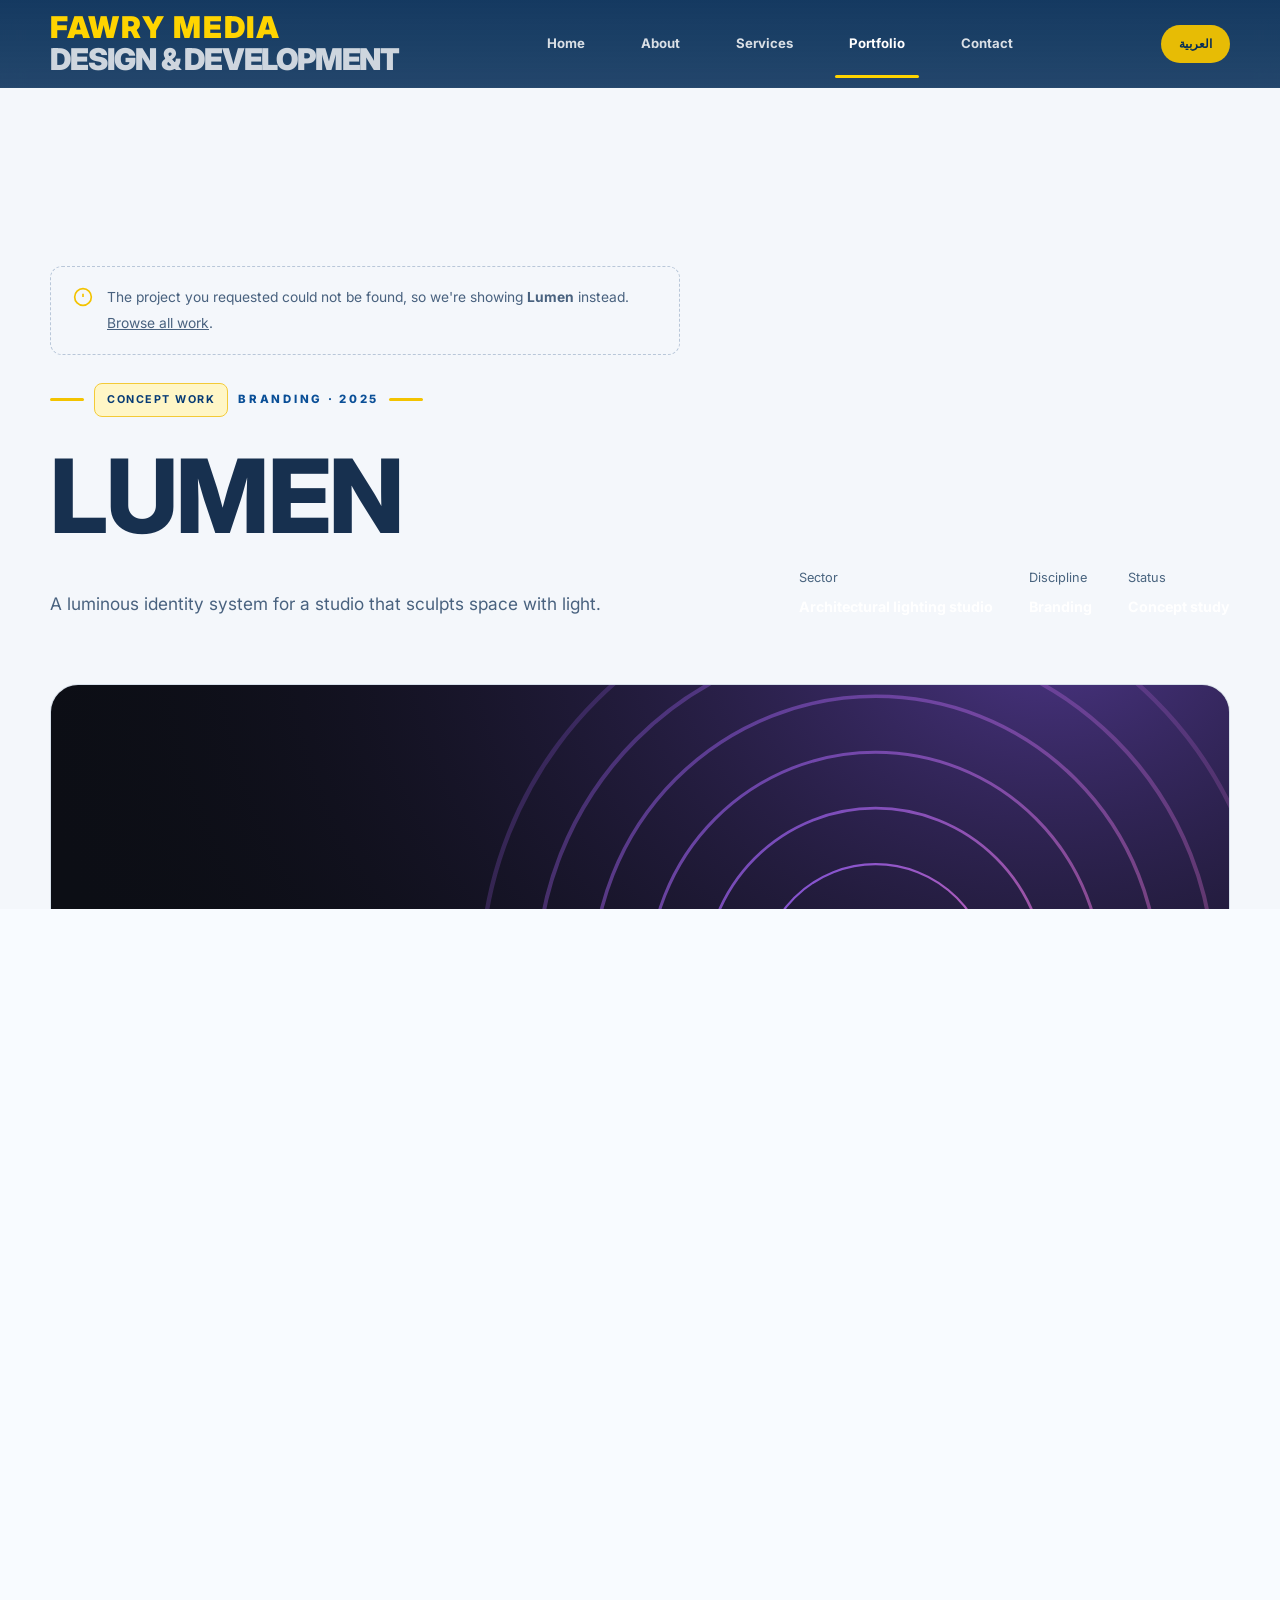
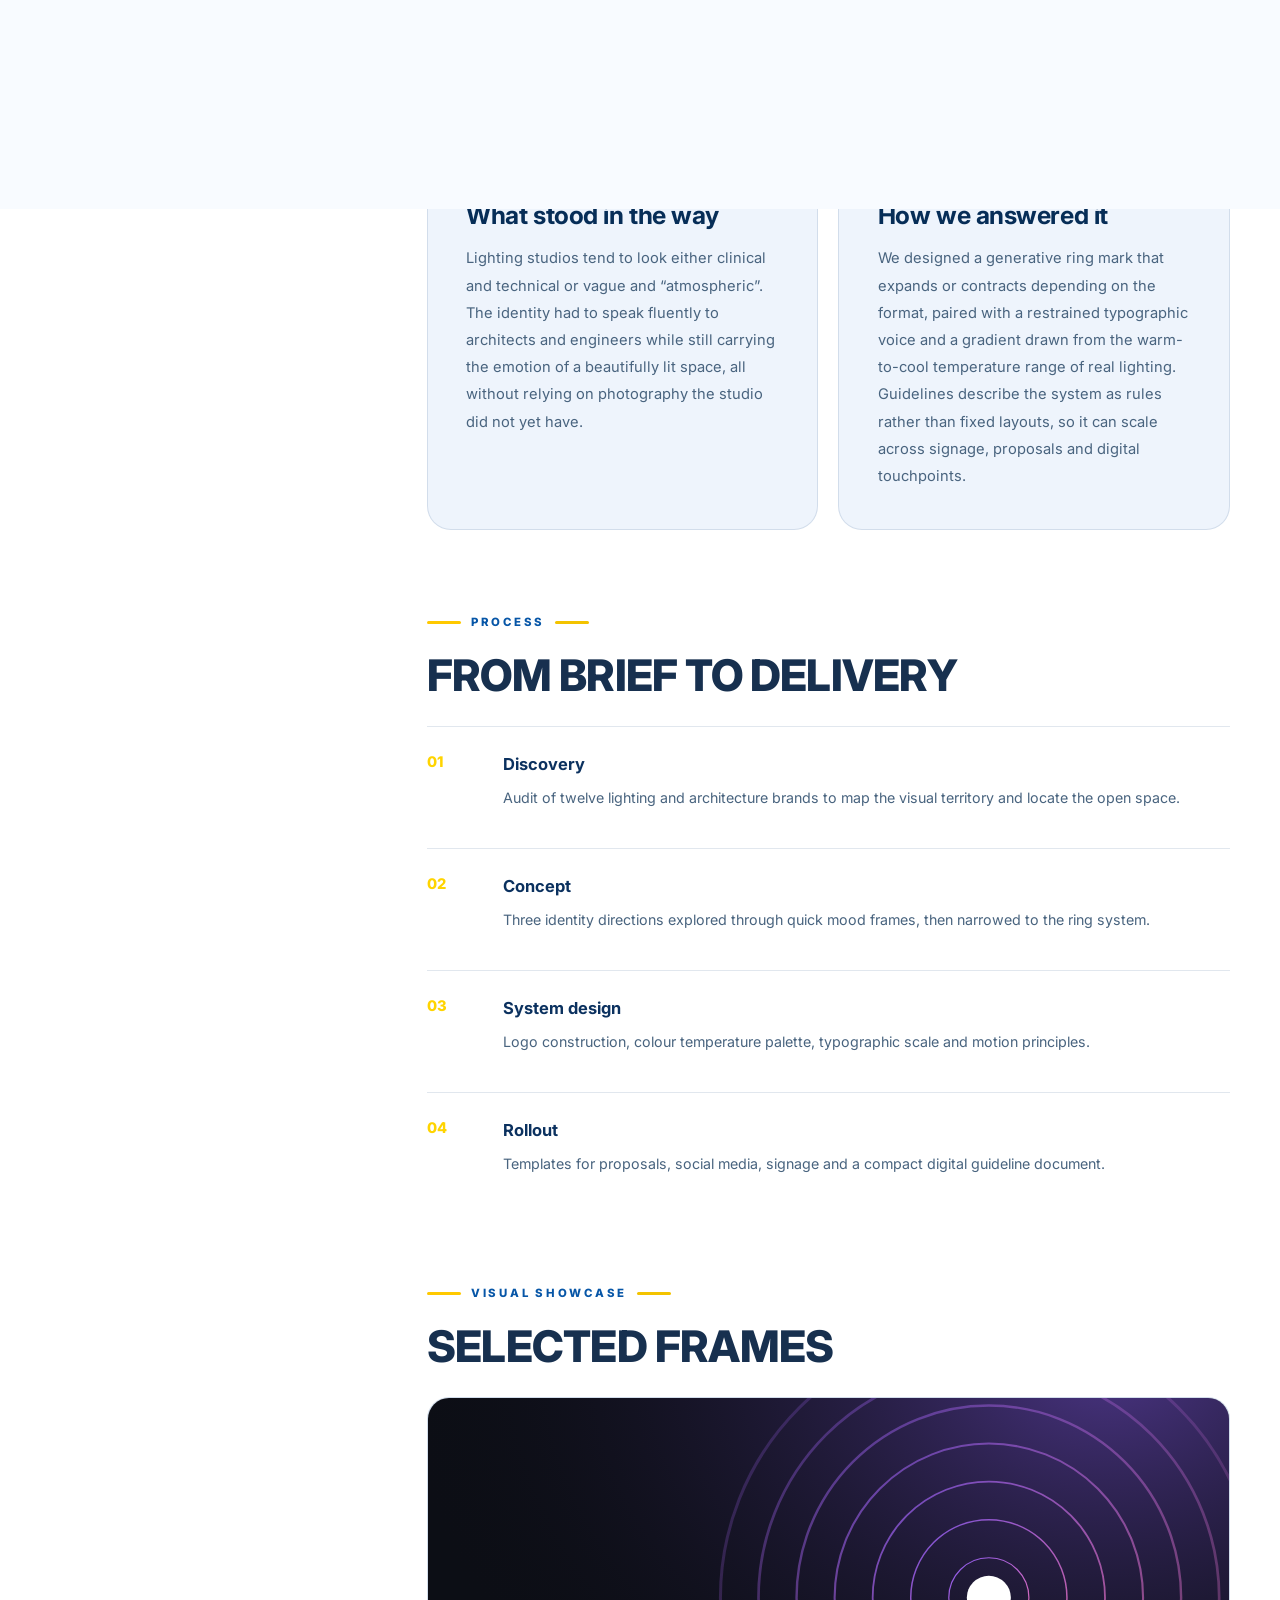
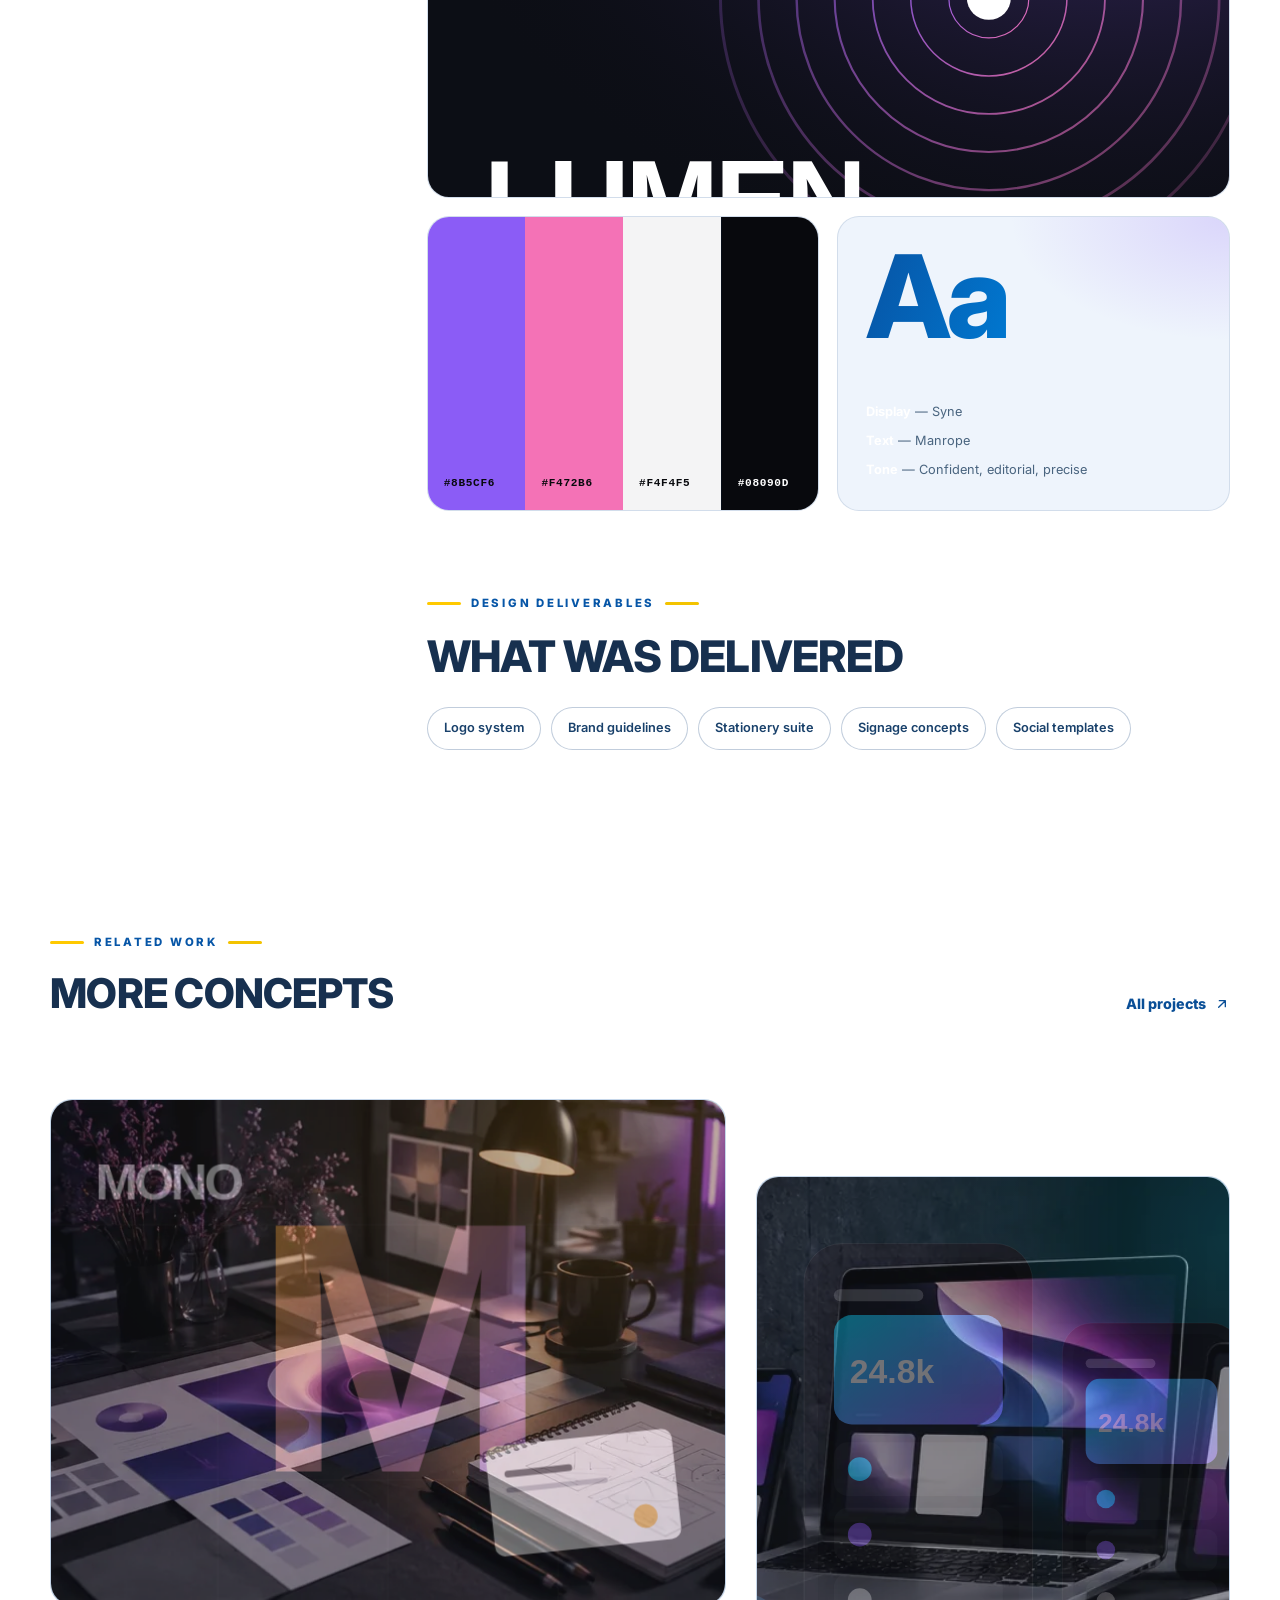
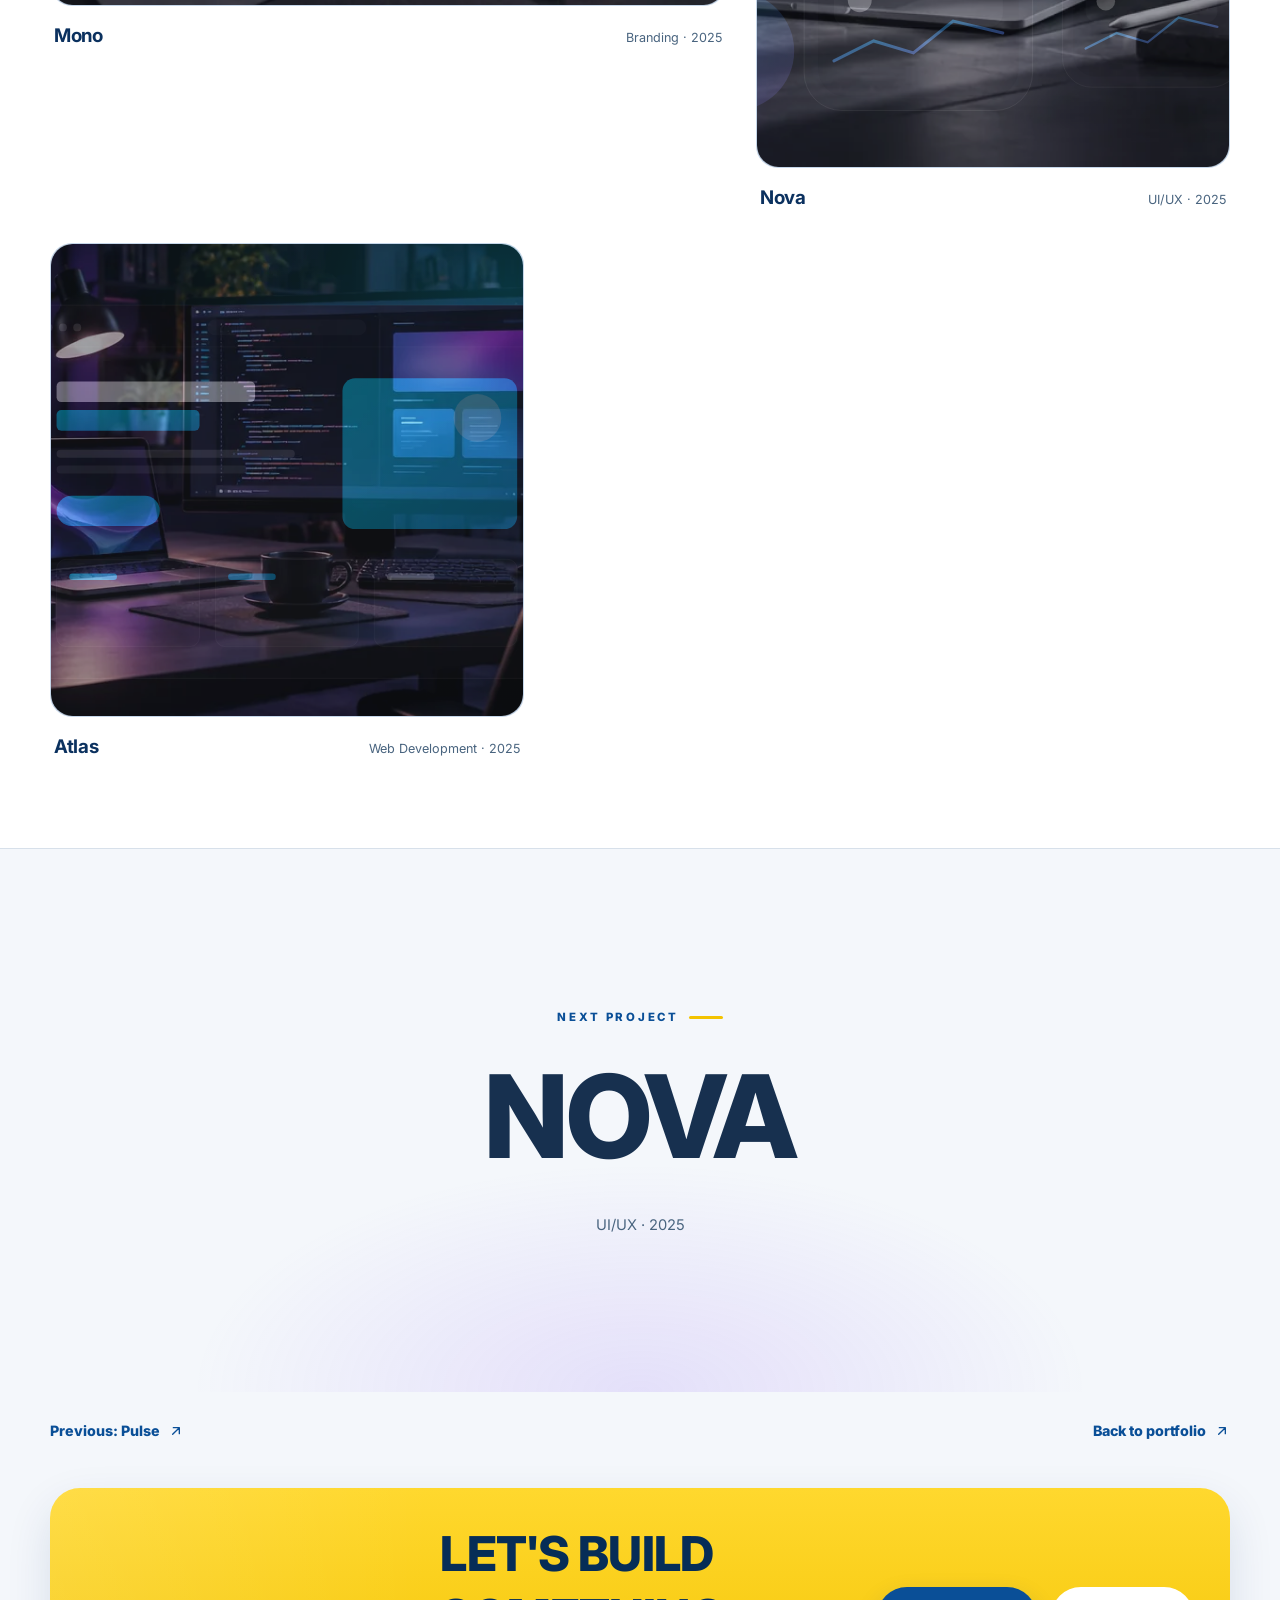
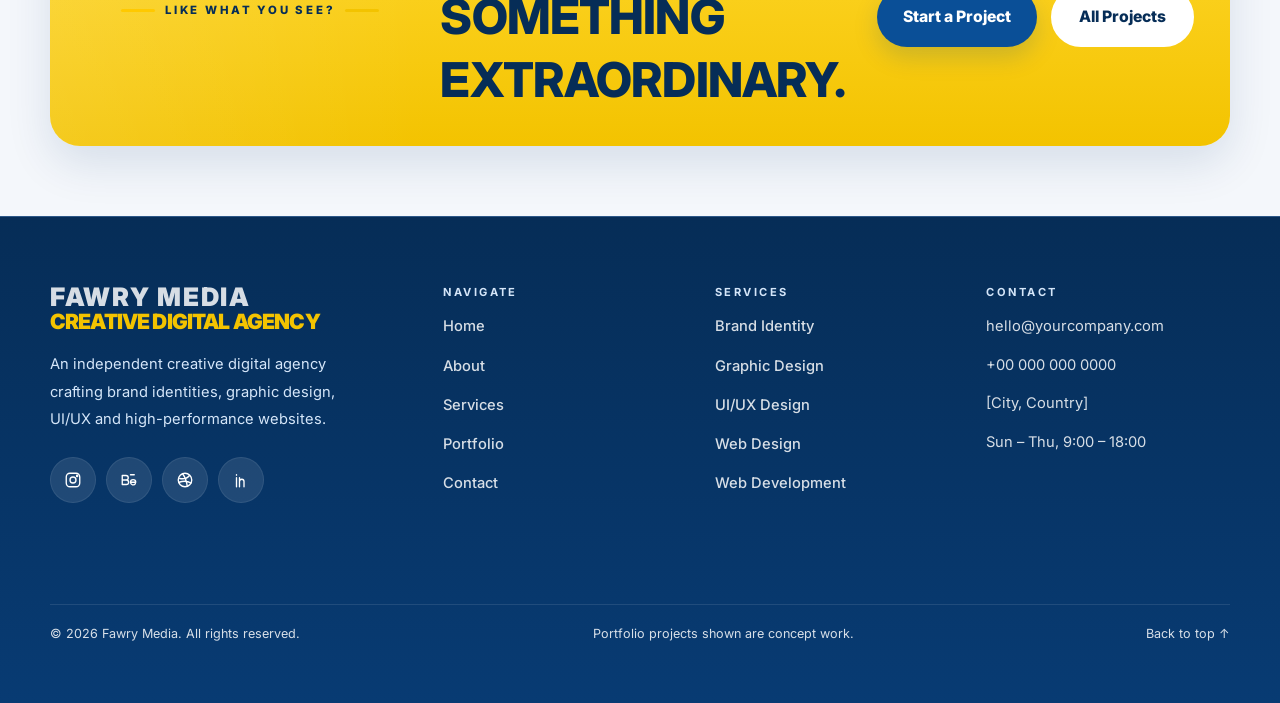
<file: project.html>
<!DOCTYPE html>

<html dir="ltr" lang="en">
<head>
<meta charset="utf-8"/>
<meta content="width=device-width, initial-scale=1" name="viewport"/>
<title>Project Details | Fawry Media</title>
<meta content="A detailed concept case study by Fawry Media: overview, challenge, creative solution, process, visual showcase and deliverables." name="description"/>
<meta content="article" property="og:type"/>
<meta content="Project Details — Fawry Media" property="og:title"/>
<meta content="Concept case study: brief, challenge, solution, process and deliverables." property="og:description"/>
<meta content="assets/images/og-cover.svg" property="og:image"/>
<meta content="#064b91" name="theme-color"/>
<link href="data:image/svg+xml,%3Csvg xmlns='http://www.w3.org/2000/svg' viewBox='0 0 40 40'%3E%3Ccircle cx='20' cy='20' r='17' fill='none' stroke='%238B5CF6' stroke-width='2.5'/%3E%3Cpath d='M20 11 29 20 20 29 11 20Z' fill='white'/%3E%3C/svg%3E" rel="icon"/>
<link href="https://fonts.googleapis.com" rel="preconnect"/>
<link crossorigin="" href="https://fonts.gstatic.com" rel="preconnect"/>

<link href="css/style.css" rel="stylesheet"/>
<script src="js/arabic.js"></script>
<link rel="preconnect" href="https://fonts.googleapis.com" />
<link rel="preconnect" href="https://fonts.gstatic.com" crossorigin />


<link href="https://fonts.googleapis.com/css2?family=Cairo:wght@400;500;600;700;800&amp;family=Inter:wght@400;500;600;700;800&amp;display=swap" rel="stylesheet" />
</head>
<body class="agency-visuals" data-page="portfolio" style="--agency-page-photo:url('assets/images/responsive-4.webp')">
<a class="skip-link" data-ar="انتقل إلى المحتوى" data-en="Skip to content" href="#main">Skip to content</a>
<div aria-hidden="true" class="progress"><span></span></div>
<div aria-hidden="true" class="cursor"><div class="cursor__dot"></div><div class="cursor__ring"><span class="cursor__label"></span></div></div>
<header class="header" id="header">
<div class="container header__inner">
<a aria-label="Home" class="logo" data-ar-aria-label="الرئيسية" data-en-aria-label="Home" href="index.html">
<svg aria-hidden="true" class="logo__mark" viewbox="0 0 40 40"><defs><lineargradient id="logoGrad" x1="0" x2="1" y1="0" y2="1"><stop offset="0" stop-color="#0756a7"></stop><stop offset="1" stop-color="#ffd400"></stop></lineargradient></defs><circle class="logo__ring" cx="20" cy="20" r="17"></circle><path class="logo__core" d="M20 11 29 20 20 29 11 20Z"></path></svg>
<span class="logo__text"><span data-site="name">Fawry Media</span><small data-ar="التصميم والتطوير" data-en="Design &amp; Development">Design &amp; Development</small></span>
</a>
<nav aria-label="Primary" class="nav">
<ul class="nav__list">
<li><a class="nav__link" data-ar="الرئيسية" data-en="Home" data-page-link="home" href="index.html">Home</a></li>
<li><a class="nav__link" data-ar="من نحن" data-en="About" data-page-link="about" href="about.html">About</a></li>
<li><a class="nav__link" data-ar="الخدمات" data-en="Services" data-page-link="services" href="services.html">Services</a></li>
<li><a class="nav__link" data-ar="أعمالنا" data-en="Portfolio" data-page-link="portfolio" href="portfolio.html">Portfolio</a></li>
<li><a class="nav__link" data-ar="تواصل معنا" data-en="Contact" data-page-link="contact" href="contact.html">Contact</a></li>
</ul>
</nav>
<div class="header__actions">
<a class="btn btn--primary header__cta" data-ar="لنتحدث" data-en="Let's Talk" data-magnetic="0.25" href="contact.html">Let's Talk</a>
<button aria-controls="mobile-nav" aria-expanded="false" aria-label="Open menu" class="burger" type="button"><span class="burger__box"><span></span><span></span><span></span></span></button>
</div>
</div>
</header>
<nav aria-hidden="true" aria-label="Mobile" class="mobile-nav" id="mobile-nav">
<ul class="mobile-nav__list">
<li><a class="mobile-nav__link" data-page-link="home" href="index.html"><span class="mobile-nav__num">01</span><span data-ar="الرئيسية" data-en="Home">Home</span></a></li>
<li><a class="mobile-nav__link" data-page-link="about" href="about.html"><span class="mobile-nav__num">02</span><span data-ar="من نحن" data-en="About">About</span></a></li>
<li><a class="mobile-nav__link" data-page-link="services" href="services.html"><span class="mobile-nav__num">03</span><span data-ar="الخدمات" data-en="Services">Services</span></a></li>
<li><a class="mobile-nav__link" data-page-link="portfolio" href="portfolio.html"><span class="mobile-nav__num">04</span><span data-ar="أعمالنا" data-en="Portfolio">Portfolio</span></a></li>
<li><a class="mobile-nav__link" data-page-link="contact" href="contact.html"><span class="mobile-nav__num">06</span><span data-ar="لنتحدث" data-en="Let's Talk">Let's Talk</span></a></li>
</ul>
<div class="mobile-nav__footer"><a data-site="email" href="mailto:hello@yourcompany.com">hello@yourcompany.com</a><span data-ar="[المدينة، الدولة]" data-en="[City, Country]" data-site="location">[City, Country]</span></div>
</nav>
<main id="main">
<!-- Content is rendered by js/portfolio.js from js/projects-data.js using ?project=<slug> -->
<div data-project="">
<section aria-busy="true" class="page-hero"><div aria-hidden="true" class="agency-hero-photo"><img alt="" decoding="async" loading="eager" src="assets/images/responsive-4.webp"/></div>
<div aria-hidden="true" class="page-hero__bg"></div>
<div class="container">
<p class="eyebrow" data-ar="جارٍ تحميل المشروع" data-en="Loading project">Loading project</p>
<h1 class="display h1 page-hero__title" data-ar="تفاصيل المشروع" data-en="Project details">Project details</h1>
<noscript>
<p class="note"><span>JavaScript is required to load this project. Please enable it, or return to the <a href="portfolio.html" style="text-decoration:underline">portfolio</a>.</span></p>
</noscript>
</div>
</section>
</div>
<section aria-labelledby="pj-cta" class="section cta-final">
<div aria-hidden="true" class="cta-final__orb cta-final__orb--1"></div>
<div aria-hidden="true" class="cta-final__grid"></div>
<div class="container">
<p class="eyebrow reveal" data-ar="أعجبك ما رأيت؟" data-en="Like what you see?" style="justify-content:center">Like what you see?</p>
<h2 class="display cta-final__title" data-ar="لنصنع معًا شيئًا استثنائيًا." data-en="Let's build something extraordinary." id="pj-cta">Let's build something extraordinary.</h2>
<div class="cta-final__actions reveal">
<a class="btn btn--primary btn--lg" data-ar="ابدأ مشروعك" data-en="Start a Project" data-magnetic="0.35" href="contact.html">Start a Project</a>
<a class="btn btn--ghost btn--lg" data-ar="كل المشاريع" data-en="All Projects" data-magnetic="0.35" href="portfolio.html">All Projects</a>
</div>
</div>
</section>
</main>
<footer class="footer">
<div class="container">
<div class="footer__top">
<div class="footer__brand">
<a aria-label="Home" class="logo" data-ar-aria-label="الرئيسية" data-en-aria-label="Home" href="index.html"><svg aria-hidden="true" class="logo__mark" viewbox="0 0 40 40"><circle class="logo__ring" cx="20" cy="20" r="17"></circle><path class="logo__core" d="M20 11 29 20 20 29 11 20Z"></path></svg><span class="logo__text"><span data-site="name">Fawry Media</span><small data-ar="وكالة رقمية إبداعية" data-en="Creative Digital Agency">Creative Digital Agency</small></span></a>
<p data-ar="وكالة رقمية مستقلة متخصصة في الهوية البصرية والجرافيك وتجربة المستخدم وتطوير المواقع عالية الأداء." data-en="An independent creative digital agency crafting brand identities, graphic design, UI/UX and high-performance websites.">An independent creative digital agency crafting brand identities, graphic design, UI/UX and high-performance websites.</p>
<div aria-label="Social media" class="footer__social">
<a aria-label="Instagram" data-site="social.instagram" href="#"><svg fill="none" stroke="currentColor" stroke-linecap="round" stroke-linejoin="round" stroke-width="1.8" viewbox="0 0 24 24"><rect height="18" rx="5" width="18" x="3" y="3"></rect><circle cx="12" cy="12" r="4"></circle><circle cx="17.5" cy="6.5" fill="currentColor" r=".8"></circle></svg></a>
<a aria-label="Behance" data-site="social.behance" href="#"><svg fill="none" stroke="currentColor" stroke-linecap="round" stroke-linejoin="round" stroke-width="1.8" viewbox="0 0 24 24"><path d="M3 6h5a3 3 0 0 1 0 6H3zM3 12h5.5a3 3 0 0 1 0 6H3zM14 5h5M14 15h7a3.5 3.5 0 1 0-7 0 3.5 3.5 0 0 0 6.5 1.8"></path></svg></a>
<a aria-label="Dribbble" data-site="social.dribbble" href="#"><svg fill="none" stroke="currentColor" stroke-linecap="round" stroke-linejoin="round" stroke-width="1.8" viewbox="0 0 24 24"><circle cx="12" cy="12" r="9"></circle><path d="M5 10c6 1 10 0 13-4M4 15c6-2 11-2 16 1M9 4c3 4 5 9 6 16"></path></svg></a>
<a aria-label="LinkedIn" data-site="social.linkedin" href="#"><svg fill="none" stroke="currentColor" stroke-linecap="round" stroke-linejoin="round" stroke-width="1.8" viewbox="0 0 24 24"><path d="M6 9v12M6 5v.5M10 21v-7a3 3 0 0 1 6 0v7M10 9v12"></path></svg></a>
</div>
</div>
<div class="footer__col"><h4 data-ar="تصفح" data-en="Navigate">Navigate</h4><ul class="footer__list"><li><a data-ar="الرئيسية" data-en="Home" href="index.html">Home</a></li><li><a data-ar="من نحن" data-en="About" href="about.html">About</a></li><li><a data-ar="الخدمات" data-en="Services" href="services.html">Services</a></li><li><a data-ar="أعمالنا" data-en="Portfolio" href="portfolio.html">Portfolio</a></li><li><a data-ar="تواصل معنا" data-en="Contact" href="contact.html">Contact</a></li></ul></div>
<div class="footer__col"><h4 data-ar="الخدمات" data-en="Services">Services</h4><ul class="footer__list"><li><a data-ar="الهوية البصرية" data-en="Brand Identity" href="services.html#design">Brand Identity</a></li><li><a data-ar="تصميم الجرافيك" data-en="Graphic Design" href="services.html#design">Graphic Design</a></li><li><a data-ar="تصميم تجربة وواجهة المستخدم" data-en="UI/UX Design" href="services.html#design">UI/UX Design</a></li><li><a data-ar="تصميم المواقع" data-en="Web Design" href="services.html#development">Web Design</a></li><li><a data-ar="تطوير المواقع" data-en="Web Development" href="services.html#development">Web Development</a></li></ul></div>
<div class="footer__col"><h4 data-ar="تواصل معنا" data-en="Contact">Contact</h4><address class="footer__contact"><a data-site="email" href="mailto:hello@yourcompany.com">hello@yourcompany.com</a><a data-site="phone" href="tel:+000000000000">+00 000 000 0000</a><span data-ar="[المدينة، الدولة]" data-en="[City, Country]" data-site="location">[City, Country]</span><span data-ar="الأحد – الخميس، 9:00 – 18:00" data-en="Sun – Thu, 9:00 – 18:00" data-site="hours">Sun – Thu, 9:00 – 18:00</span></address></div>
</div>
<div aria-hidden="true" class="footer__wordmark" data-site="name">Fawry Media</div>
<div class="footer__bottom"><span>© <span data-year="">2026</span> <span data-site="name">Fawry Media</span><span data-ar=". جميع الحقوق محفوظة." data-en=". All rights reserved.">. All rights reserved.</span></span><span data-ar="المشاريع المعروضة نماذج تصورية." data-en="Portfolio projects shown are concept work.">Portfolio projects shown are concept work.</span><a data-ar="العودة للأعلى ↑" data-en="Back to top ↑" href="#main">Back to top ↑</a></div>
</div>
</footer>
<button aria-label="Back to top" class="to-top" type="button"><svg aria-hidden="true" fill="none" stroke="currentColor" stroke-linecap="round" stroke-linejoin="round" stroke-width="2" viewbox="0 0 24 24"><path d="M12 19V5m-6 6 6-6 6 6"></path></svg></button>
<div aria-hidden="true" class="page-transition"></div>
<script defer="" src="js/projects-data.js"></script>
<script defer="" src="js/main.js"></script>
<script defer="" src="js/animations.js"></script>
<script defer="" src="js/portfolio.js"></script>

<template data-i18n-dynamic aria-hidden="true">
<span data-en="Skip to content" data-ar="انتقل إلى المحتوى"></span>
<span data-en="Your Company Name" data-ar="اسم شركتك"></span>
<span data-en="Design &amp; Development" data-ar="التصميم والتطوير"></span>
<span data-en="Solutions to grow your business." data-ar="حلول لتنمية أعمالك."></span>
<span data-en="Professional interfaces and seamless user journeys." data-ar="واجهات احترافية وتجارب استخدام سلسة."></span>
<span data-en="Modern, responsive websites built with precision." data-ar="مواقع حديثة ومتجاوبة تُبنى بدقة."></span>
<span data-en="Identity systems that make brands more memorable." data-ar="أنظمة هوية تجعل العلامات أكثر حضورًا في الذاكرة."></span>
<span data-en="Creative visuals for digital and marketing channels." data-ar="تصميمات إبداعية للقنوات الرقمية والتسويقية."></span>
<span data-en="A specialised creative agency for design and digital development." data-ar="وكالة إبداعية متخصصة في التصميم والتطوير الرقمي."></span>
<span data-en="We bring together graphic designers, brand strategists, interface designers and front-end engineers in one focused team to deliver clean, high-performing digital experiences." data-ar="نجمع مصممي الجرافيك وخبراء العلامات التجارية ومصممي الواجهات ومطوري الواجهات الأمامية في فريق واحد لتقديم تجارب رقمية نظيفة وعالية الأداء."></span>
<span data-en="Selected concepts from our work." data-ar="نماذج مختارة من أعمالنا."></span>
<span data-en="Real Estate Website" data-ar="موقع عقاري"></span>
<span data-en="Responsive website concept" data-ar="تصور لموقع متجاوب"></span>
<span data-en="Mobile App UI" data-ar="واجهة تطبيق جوال"></span>
<span data-en="User interface concept" data-ar="تصور لواجهة مستخدم"></span>
<span data-en="Restaurant Website" data-ar="موقع مطعم"></span>
<span data-en="Creative web experience" data-ar="تجربة ويب إبداعية"></span>
<span data-en="Brand Packaging" data-ar="تصميم تغليف علامة تجارية"></span>
<span data-en="Identity and packaging design" data-ar="تصميم الهوية والتغليف"></span>
<span data-en="Fast sites convert better and feel better. We write lean front ends and keep every detail purposeful." data-ar="المواقع السريعة تحقق نتائج أفضل وتمنح تجربة أفضل. نطوّر واجهات خفيفة ونجعل كل تفصيلة ذات هدف."></span>
<span data-en="We start from ideas, not templates. Every brand and interface we design is built around a clear concept." data-ar="نبدأ من الفكرة لا من القوالب. كل علامة وواجهة نصممها تنطلق من مفهوم واضح."></span>
<span data-en="Before pixels, we ask what the work needs to achieve — for the audience and the business." data-ar="قبل البكسلات، نسأل أولًا عما يجب أن يحققه العمل للجمهور وللعمل."></span>
<span data-en="Designers and developers collaborate throughout, so what gets designed gets built faithfully." data-ar="يتعاون المصممون والمطورون طوال المشروع حتى يُنفَّذ ما نُصممه بدقة ووفاء."></span>
<span data-en="Tell us about your project and we&#x27;ll turn it into a remarkable digital experience." data-ar="أخبرنا عن مشروعك وسنحوّله إلى تجربة رقمية مميزة."></span>
<span data-en="Fawry" data-ar="فوري"></span>
<span data-en="Media" data-ar="ميديا"></span>
<span data-en="Home" data-ar="الرئيسية"></span>
<span data-en="About" data-ar="من نحن"></span>
<span data-en="Services" data-ar="الخدمات"></span>
<span data-en="Portfolio" data-ar="أعمالنا"></span>
<span data-en="Process" data-ar="منهجية العمل"></span>
<span data-en="Contact" data-ar="تواصل معنا"></span>
<span data-en="Let&#x27;s Talk" data-ar="لنتحدث"></span>
<span data-en="[City, Country]" data-ar="[المدينة، الدولة]"></span>
<span data-en="About us" data-ar="من نحن"></span>
<span data-en="Design-led. Engineering-minded." data-ar="نبدع في التصميم ونتقن البرمجة."></span>
<span data-en="We are a creative digital agency built on a simple belief: a brand&#x27;s identity and its digital presence should be imagined by the same minds. So we design and develop together — from the first sketch to the final deploy." data-ar="نحن وكالة رقمية إبداعية نؤمن بأن الهوية البصرية والحضور الرقمي للعلامة التجارية يجب أن ينبعا من رؤية واحدة. لذلك نجمع بين التصميم والتطوير منذ الفكرة الأولى وحتى إطلاق المشروع."></span>
<span data-en="Founded" data-ar="تأسست عام"></span>
<span data-en="[Year]" data-ar="[السنة]"></span>
<span data-en="Based in" data-ar="المقر"></span>
<span data-en="Working" data-ar="نعمل"></span>
<span data-en="Locally &amp; remotely" data-ar="محليًا وعن بُعد"></span>
<span data-en="Who we are" data-ar="من نحن"></span>
<span data-en="A studio, not a factory." data-ar="استوديو إبداعي، وليس مصنعًا."></span>
<span data-en="brings together graphic designers, brand strategists, interface designers and front-end engineers in one small, focused team. We take on a limited number of projects at a time so that every one of them gets senior attention from kick-off to launch." data-ar="نجمع مصممي الجرافيك وخبراء بناء العلامات التجارية ومصممي الواجهات ومطوري المواقع في فريق متخصص. نعمل على عدد محدود من المشاريع لنمنح كل مشروع الاهتمام الذي يستحقه من البداية حتى الإطلاق."></span>
<span data-en="Our work spans two closely connected disciplines. In" data-ar="يتكامل عملنا في مجالين مترابطين. في"></span>
<span data-en="Creative Design" data-ar="التصميم الإبداعي"></span>
<span data-en="we shape identities, campaigns, print and product interfaces. In" data-ar="نبتكر الهويات والحملات والمطبوعات وواجهات المنتجات الرقمية. وفي"></span>
<span data-en="Web Development" data-ar="تطوير المواقع"></span>
<span data-en="we translate those systems into fast, accessible, hand-coded websites. Clients come to us for one and usually stay for both — because the hand-off between design and build simply disappears." data-ar="نحوّل هذه الحلول إلى مواقع سريعة وسهلة الاستخدام ومبرمجة بعناية. كثير من عملائنا يبدأون بخدمة واحدة ويستمرون معنا في الخدمتين لتكامل التصميم والتنفيذ."></span>
<span data-en="We are deliberately framework-agnostic and performance-obsessed. We don&#x27;t reach for heavy tooling when clean HTML, CSS and JavaScript will produce a lighter, longer-lasting result." data-ar="نختار الأدوات التي تخدم المشروع، ونركز على الأداء دون الاعتماد على تقنيات معقدة عندما تحقق HTML وCSS وJavaScript نتيجة أخف وأطول عمرًا."></span>
<span data-en="Creative philosophy" data-ar="فلسفتنا الإبداعية"></span>
<span data-en="Every element should earn its place. If a shape, a word or a line of code doesn&#x27;t serve the" data-ar="لكل عنصر سبب لوجوده. إذا لم يخدم الشكل أو الكلمة أو سطر البرمجة"></span>
<span data-en="idea" data-ar="الفكرة"></span>
<span data-en=", it goes." data-ar="، فلا حاجة إليه."></span>
<span data-en="We believe restraint is a creative act. The brands that last are the ones built on a single, clear thought that can stretch across a business card and a 4K screen without losing its character. Our job is to find that thought and give it a form that is impossible to confuse with anyone else&#x27;s." data-ar="نؤمن بأن البساطة المدروسة من أهم أدوات الإبداع. فالعلامات الراسخة تنطلق من فكرة واضحة تحافظ على تميزها من بطاقة العمل إلى أكبر الشاشات. مهمتنا اكتشاف هذه الفكرة وتحويلها إلى هوية لا تشبه سواها."></span>
<span data-en="On the web, we apply the same discipline to code. Every kilobyte, animation and interaction must justify itself in terms of clarity, speed or delight. The result is work that feels effortless to use precisely because so much effort went into deciding what to leave out." data-ar="نطبّق المنهج نفسه في البرمجة؛ فكل حركة أو تفاعل أو جزء من الكود يجب أن يضيف وضوحًا أو سرعة أو تجربة أفضل. تبدو النتيجة سهلة للمستخدم لأنها صُممت بعناية كبيرة."></span>
<span data-en="Mission" data-ar="رسالتنا"></span>
<span data-en="Make ambitious ideas visible." data-ar="نحوّل الأفكار الطموحة إلى واقع مرئي."></span>
<span data-en="To give organisations of every size the kind of design and digital craft that used to be reserved for the largest brands — delivered by a team that actually cares about the outcome." data-ar="نقدم للشركات بمختلف أحجامها تصميمًا وإبداعًا رقميًا عالي المستوى، من خلال فريق يهتم فعلًا بجودة النتائج."></span>
<span data-en="Vision" data-ar="رؤيتنا"></span>
<span data-en="A web that is beautiful and fast." data-ar="ويب جميل وسريع في آن واحد."></span>
<span data-en="We want to help build a digital landscape where distinctive design and technical excellence are the norm, not the exception — where nobody has to choose between a brand that looks remarkable and a website that performs." data-ar="نسعى إلى عالم رقمي يصبح فيه التصميم المميز والتفوق التقني معيارًا أساسيًا، فلا تضطر أي علامة للاختيار بين المظهر الرائع والأداء القوي."></span>
<span data-en="Core values" data-ar="قيمنا الأساسية"></span>
<span data-en="What we hold" data-ar="مبادئ"></span>
<span data-en="ourselves to." data-ar="نلتزم بها."></span>
<span data-en="Four commitments that shape how we work with clients and with each other." data-ar="أربع قيم توجه طريقة تعاوننا مع عملائنا ومع بعضنا."></span>
<span data-en="Honesty" data-ar="الصدق"></span>
<span data-en="Clear scopes, realistic timelines and direct feedback — even when it is not what you were hoping to hear." data-ar="نطاق عمل واضح، وجداول واقعية، وملاحظات صريحة حتى عندما لا تكون كما تتوقع."></span>
<span data-en="Craft" data-ar="الإتقان"></span>
<span data-en="We sweat the details others skip: kerning, easing curves, focus states, the 320-pixel breakpoint." data-ar="نهتم بالتفاصيل الدقيقة التي قد يتجاوزها الآخرون، من الخطوط والحركة إلى سهولة الاستخدام على أصغر الشاشات."></span>
<span data-en="Curiosity" data-ar="الفضول"></span>
<span data-en="Every brief is a chance to learn an industry, question a convention and try an idea we haven&#x27;t tried before." data-ar="كل مشروع فرصة لفهم مجال جديد وتحدي الأفكار المعتادة وتجربة حلول مبتكرة."></span>
<span data-en="Ownership" data-ar="تحمل المسؤولية"></span>
<span data-en="We treat your project like our own product. If something is not right, we fix it — no ticket required." data-ar="نتعامل مع مشروعك كأنه مشروعنا، ونعالج أي مشكلة حتى تصل النتيجة إلى المستوى المطلوب."></span>
<span data-en="Expertise" data-ar="خبراتنا"></span>
<span data-en="Two crafts," data-ar="مجالان"></span>
<span data-en="deeply practised." data-ar="بخبرة متعمقة."></span>
<span data-en="Indicative focus areas across our design and development practice." data-ar="أبرز تخصصاتنا في التصميم والتطوير الرقمي."></span>
<span data-en="Identity, graphics &amp; interfaces" data-ar="الهويات والجرافيك والواجهات"></span>
<span data-en="Brand identity systems" data-ar="أنظمة الهوية البصرية"></span>
<span data-en="Core focus" data-ar="تخصص أساسي"></span>
<span data-en="Logo &amp; wordmark design" data-ar="تصميم الشعارات والعلامات النصية"></span>
<span data-en="Campaign &amp; social graphics" data-ar="تصميم الحملات ومنشورات التواصل"></span>
<span data-en="Print &amp; editorial design" data-ar="تصميم المطبوعات والتحرير"></span>
<span data-en="Established" data-ar="خبرة راسخة"></span>
<span data-en="UI/UX &amp; design systems" data-ar="تصميم تجربة المستخدم وأنظمة التصميم"></span>
<span data-en="Motion &amp; micro-interactions" data-ar="الحركة والتفاعلات الدقيقة"></span>
<span data-en="Growing" data-ar="مجال متطور"></span>
<span data-en="Front-end engineering" data-ar="برمجة الواجهات الأمامية"></span>
<span data-en="Semantic HTML5 &amp; modern CSS" data-ar="HTML5 الدلالي وCSS الحديث"></span>
<span data-en="Vanilla JavaScript (ES6+)" data-ar="جافاسكريبت بدون أطر عمل (ES6+)"></span>
<span data-en="Responsive &amp; adaptive layouts" data-ar="تصميم متجاوب ومتكيف"></span>
<span data-en="Performance optimisation" data-ar="تحسين الأداء"></span>
<span data-en="Web accessibility (WCAG)" data-ar="إتاحة الوصول للمواقع (WCAG)"></span>
<span data-en="SVG &amp; Canvas graphics" data-ar="رسومات SVG وCanvas"></span>
<span data-en="The team" data-ar="فريق العمل"></span>
<span data-en="Small by design." data-ar="فريق صغير عن قصد."></span>
<span data-en="Senior by default." data-ar="خبرة كبيرة من البداية."></span>
<span data-en="Placeholder team layout. Replace names, roles and portraits with your real team." data-ar="نموذج مؤقت للفريق. استبدل الأسماء والمناصب والصور ببيانات فريقك الفعلية."></span>
<span data-en="[Team Member Name]" data-ar="[اسم عضو الفريق]"></span>
<span data-en="Creative Director" data-ar="المدير الإبداعي"></span>
<span data-en="Lead Front-End Developer" data-ar="قائد تطوير الواجهات الأمامية"></span>
<span data-en="Brand &amp; Graphic Designer" data-ar="مصمم العلامات التجارية والجرافيك"></span>
<span data-en="UI/UX Designer" data-ar="مصمم تجربة وواجهة المستخدم"></span>
<span data-en="Our approach" data-ar="أسلوبنا"></span>
<span data-en="How we work" data-ar="كيف نعمل"></span>
<span data-en="with you." data-ar="معك."></span>
<span data-en="Full seven-stage process" data-ar="منهجية متكاملة من سبع مراحل"></span>
<span data-en="Collaborative, not transactional" data-ar="تعاون حقيقي، لا مجرد تعامل تجاري"></span>
<span data-en="You will talk to the people doing the work. Regular reviews keep you informed, and decisions are made together rather than presented as surprises." data-ar="ستتواصل مباشرة مع الأشخاص الذين ينفذون العمل. تساعد المراجعات المنتظمة على وضوح الرؤية واتخاذ القرارات معًا دون مفاجآت."></span>
<span data-en="Strategy before aesthetics" data-ar="الاستراتيجية قبل الشكل"></span>
<span data-en="We agree on what the work must achieve before we explore how it should look. It keeps revisions purposeful and the final result accountable." data-ar="نحدد أهداف المشروع قبل اختيار مظهره، حتى تكون التعديلات هادفة والنتائج قابلة للتقييم."></span>
<span data-en="Built to be maintained" data-ar="مصمم ليستمر"></span>
<span data-en="Design systems come with documentation. Websites come with clean, commented code and a handover. You are never locked in." data-ar="نسلم أنظمة التصميم موثقة، والمواقع بكود منظم ودليل استخدام واضح، لتظل قادرًا على تطويرها لاحقًا."></span>
<span data-en="Project inquiry" data-ar="استفسار عن مشروع"></span>
<span data-en="Have a brief? Let&#x27;s talk it through." data-ar="عندك فكرة مشروع؟ خلينا نتكلم."></span>
<span data-en="Whether it&#x27;s a full rebrand or a single landing page, we&#x27;d like to hear what you&#x27;re working on." data-ar="سواء كنت تريد تطوير علامة متكاملة أو صفحة هبوط واحدة، يسعدنا التعرف على مشروعك."></span>
<span data-en="Start a Project" data-ar="ابدأ مشروعك"></span>
<span data-en="See Our Work" data-ar="شاهد أعمالنا"></span>
<span data-en="Creative Digital Agency" data-ar="وكالة رقمية إبداعية"></span>
<span data-en="An independent creative digital agency crafting brand identities, graphic design, UI/UX and high-performance websites." data-ar="وكالة رقمية مستقلة متخصصة في الهوية البصرية والجرافيك وتجربة المستخدم وتطوير المواقع عالية الأداء."></span>
<span data-en="Navigate" data-ar="تصفح"></span>
<span data-en="Brand Identity" data-ar="الهوية البصرية"></span>
<span data-en="Graphic Design" data-ar="تصميم الجرافيك"></span>
<span data-en="UI/UX Design" data-ar="تصميم تجربة وواجهة المستخدم"></span>
<span data-en="Web Design" data-ar="تصميم المواقع"></span>
<span data-en="Sun – Thu, 9:00 – 18:00" data-ar="الأحد – الخميس، 9:00 – 18:00"></span>
<span data-en=". All rights reserved." data-ar=". جميع الحقوق محفوظة."></span>
<span data-en="Portfolio projects shown are concept work." data-ar="المشاريع المعروضة نماذج تصورية."></span>
<span data-en="Back to top ↑" data-ar="العودة للأعلى ↑"></span>
<span data-en="Contact us" data-ar="تواصل معنا"></span>
<span data-en="Have a project in mind?" data-ar="عندك مشروع في بالك؟"></span>
<span data-en="Let&#x27;s make it happen." data-ar="خلينا نحوله إلى واقع."></span>
<span data-en="Tell us what you&#x27;re building. We read every inquiry personally and reply with honest thoughts, a suggested approach and clear next steps." data-ar="احكيلنا عن مشروعك. نقرأ كل استفسار بعناية ونرد برأينا وتصورنا المبدئي والخطوات التالية بوضوح."></span>
<span data-en="Email us" data-ar="راسلنا بالبريد"></span>
<span data-en="Best for project briefs, proposals and anything with attachments." data-ar="الأنسب لملخصات المشاريع والعروض والملفات المرفقة."></span>
<span data-en="Copy email" data-ar="نسخ البريد الإلكتروني"></span>
<span data-en="Studio" data-ar="الاستوديو"></span>
<span data-en="Follow our work" data-ar="تابع أعمالنا"></span>
<span data-en="Tell us about your project" data-ar="أخبرنا عن مشروعك"></span>
<span data-en="Fields marked" data-ar="الحقول المميزة بعلامة"></span>
<span data-en="are required. Your message is prepared in the browser and handed to your own email application — nothing is stored on a server." data-ar="إلزامية. يتم تجهيز رسالتك في المتصفح وفتحها عبر برنامج البريد لديك، دون تخزينها على أي خادم."></span>
<span data-en="Name" data-ar="الاسم"></span>
<span data-en="Email" data-ar="البريد الإلكتروني"></span>
<span data-en="Company" data-ar="الشركة"></span>
<span data-en="(optional)" data-ar="(اختياري)"></span>
<span data-en="Service" data-ar="الخدمة"></span>
<span data-en="Select a service…" data-ar="اختر خدمة…"></span>
<span data-en="Brand Identity Design" data-ar="تصميم الهوية البصرية"></span>
<span data-en="Logo Design" data-ar="تصميم الشعار"></span>
<span data-en="Social Media Design" data-ar="تصميم السوشيال ميديا"></span>
<span data-en="Advertising &amp; Marketing Design" data-ar="تصميم الإعلانات والحملات التسويقية"></span>
<span data-en="Print Design" data-ar="تصميم المطبوعات"></span>
<span data-en="Company Profiles &amp; Presentations" data-ar="تصميم ملفات الشركات والعروض التقديمية"></span>
<span data-en="Corporate Website Development" data-ar="تطوير مواقع الشركات"></span>
<span data-en="Landing Page Development" data-ar="تطوير صفحات الهبوط"></span>
<span data-en="Portfolio Website" data-ar="موقع معرض أعمال"></span>
<span data-en="E-Commerce Front-End" data-ar="واجهات المتاجر الإلكترونية"></span>
<span data-en="Custom Front-End Development" data-ar="برمجة واجهات مخصصة"></span>
<span data-en="Responsive Web Design" data-ar="تصميم المواقع المتجاوبة"></span>
<span data-en="Website Optimization &amp; Maintenance" data-ar="تحسين المواقع وصيانتها"></span>
<span data-en="Full brand + website" data-ar="هوية بصرية وموقع متكامل"></span>
<span data-en="Something else" data-ar="خدمة أخرى"></span>
<span data-en="Approximate budget" data-ar="الميزانية التقريبية"></span>
<span data-en="Select a range…" data-ar="اختر النطاق…"></span>
<span data-en="Under [Amount]" data-ar="أقل من [المبلغ]"></span>
<span data-en="[Amount] – [Amount]" data-ar="[المبلغ] – [المبلغ]"></span>
<span data-en="[Amount]+" data-ar="[المبلغ] فأكثر"></span>
<span data-en="Not sure yet — advise me" data-ar="غير متأكد بعد — ساعدني في التقدير"></span>
<span data-en="Ideal timeline" data-ar="موعد التنفيذ المتوقع"></span>
<span data-en="Flexible" data-ar="مرن"></span>
<span data-en="As soon as possible" data-ar="في أقرب وقت"></span>
<span data-en="Within 1–3 months" data-ar="خلال شهر إلى 3 أشهر"></span>
<span data-en="Within 3–6 months" data-ar="خلال 3 إلى 6 أشهر"></span>
<span data-en="Later this year" data-ar="لاحقًا هذا العام"></span>
<span data-en="Project description" data-ar="وصف المشروع"></span>
<span data-en="0 characters" data-ar="0 حرف"></span>
<span data-en="I&#x27;m happy for" data-ar="أوافق على أن تتواصل معي"></span>
<span data-en="to contact me about this inquiry." data-ar="بخصوص هذا الاستفسار."></span>
<span data-en="Prepare message" data-ar="تجهيز الرسالة"></span>
<span data-en="Clear form" data-ar="مسح النموذج"></span>
<span data-en="Front-end only." data-ar="واجهة أمامية فقط."></span>
<span data-en="This form does not submit to a server. After validation it offers a" data-ar="هذا النموذج لا يرسل البيانات إلى خادم. بعد التحقق من البيانات، يتيح"></span>
<span data-en="handoff, which opens your device&#x27;s email application if one is configured. If it doesn&#x27;t, copy the prepared message and email us directly." data-ar="فتح الرسالة عبر برنامج البريد المثبت على جهازك. وإذا لم يعمل، انسخ الرسالة وأرسلها لنا مباشرة."></span>
<span data-en="Good to know" data-ar="معلومات مفيدة"></span>
<span data-en="What happens" data-ar="ماذا يحدث"></span>
<span data-en="after you write." data-ar="بعد مراسلتنا؟"></span>
<span data-en="How quickly will we hear back?" data-ar="متى سنحصل على رد؟"></span>
<span data-en="We aim to reply to every inquiry within a few working days. If your timeline is urgent, say so in the description and we&#x27;ll prioritise accordingly." data-ar="نسعى للرد على كل استفسار خلال بضعة أيام عمل. إذا كان مشروعك عاجلًا، وضح ذلك في الوصف وسنراعي الأولوية."></span>
<span data-en="What should we include in the brief?" data-ar="ماذا يجب أن نرسل في ملخص المشروع؟"></span>
<span data-en="Whatever you have: goals, audience, references you like (and dislike), existing brand materials, deadlines and budget expectations. A rough brief is more than enough to start a conversation." data-ar="أرسل أهدافك والجمهور المستهدف والمراجع التي تعجبك أو لا تعجبك والهوية الحالية والمواعيد والميزانية المتوقعة. تكفي فكرة مبدئية لبدء الحوار."></span>
<span data-en="Do you work with clients remotely?" data-ar="هل تعملون مع العملاء عن بُعد؟"></span>
<span data-en="Yes. Our process is designed for remote collaboration with scheduled video reviews and a shared workspace, and we&#x27;re equally happy to meet in person where location allows." data-ar="نعم، نتعاون عن بُعد من خلال اجتماعات الفيديو والمراجعات ومساحة العمل المشتركة، ويسعدنا اللقاء حضوريًا متى أمكن."></span>
<span data-en="Is there a minimum project size?" data-ar="هل هناك حد أدنى لحجم المشروع؟"></span>
<span data-en="We take on focused projects such as a single logo or landing page as well as full brand-and-website engagements. Tell us your budget range and we&#x27;ll be straightforward about what&#x27;s achievable within it." data-ar="ننفذ مشاريع محددة مثل شعار أو صفحة هبوط، وكذلك الهويات والمواقع المتكاملة. شاركنا ميزانيتك وسنوضح لك الخيارات المناسبة."></span>
<span data-en="Prefer a quick email?" data-ar="تفضل البريد المباشر؟"></span>
<span data-en="Skip the form and write to us directly." data-ar="تجاوز النموذج وراسلنا مباشرة."></span>
<span data-en="Creative Digital Agency — Graphic Design &amp; Web Development" data-ar="وكالة رقمية إبداعية — جرافيك ديزاين وتطوير مواقع"></span>
<span data-en="We design." data-ar="نحن نصمم."></span>
<span data-en="We develop." data-ar="نحن نطوّر."></span>
<span data-en="We create" data-ar="نصنع"></span>
<span data-en="impact." data-ar="التأثير."></span>
<span data-en="We transform creative ideas into powerful visual identities and exceptional digital experiences." data-ar="نحوّل الأفكار الإبداعية إلى هويات بصرية قوية وتجارب رقمية استثنائية."></span>
<span data-en="Explore Our Work" data-ar="استكشف أعمالنا"></span>
<span data-en="Specialising in" data-ar="متخصصون في"></span>
<span data-en="brand identity" data-ar="الهوية البصرية"></span>
<span data-en="graphic design" data-ar="تصميم الجرافيك"></span>
<span data-en="UI/UX design" data-ar="تجربة المستخدم وتصميم الواجهات"></span>
<span data-en="web development" data-ar="تطوير المواقع"></span>
<span data-en="Design · Develop · Create ·" data-ar="نصمم · نطوّر · نبدع ·"></span>
<span data-en="Scroll to explore" data-ar="مرر لاكتشاف المزيد"></span>
<span data-en="Branding" data-ar="الهوية البصرية"></span>
<span data-en="UI/UX" data-ar="تجربة المستخدم والواجهات"></span>
<span data-en="Development" data-ar="التطوير"></span>
<span data-en="Art Direction" data-ar="الإخراج الفني"></span>
<span data-en="Front-End Engineering" data-ar="هندسة الواجهات الأمامية"></span>
<span data-en="What we do" data-ar="ماذا نقدم؟"></span>
<span data-en="Two divisions." data-ar="تخصصان."></span>
<span data-en="One creative standard." data-ar="ومعيار واحد للإبداع."></span>
<span data-en="Design and development live under one roof, so the identity we craft and the website we build speak the same language from day one." data-ar="نجمع التصميم والتطوير في مكان واحد، فتتحدث الهوية والموقع الإلكتروني باللغة البصرية نفسها منذ اليوم الأول."></span>
<span data-en="01 — Creative Design" data-ar="01 — التصميم الإبداعي"></span>
<span data-en="Creative" data-ar="إبداع"></span>
<span data-en="Design" data-ar="التصميم"></span>
<span data-en="Brands that are impossible to confuse. From strategic identity systems to campaign graphics and product interfaces, we design with intent and finish with obsession." data-ar="نبتكر علامات يصعب الخلط بينها؛ من الهويات الاستراتيجية إلى الحملات وواجهات المنتجات، نصمم بهدف واضح ونعتني بأدق التفاصيل."></span>
<span data-en="Advertising &amp; Marketing" data-ar="الإعلانات والتسويق"></span>
<span data-en="Company Profiles" data-ar="ملفات الشركات"></span>
<span data-en="Explore design services" data-ar="استكشف خدمات التصميم"></span>
<span data-en="02 — Web Development" data-ar="02 — تطوير المواقع"></span>
<span data-en="Web" data-ar="تطوير"></span>
<span data-en="Hand-built front ends that load fast, move beautifully and hold up under real traffic. Semantic, accessible and engineered to be maintained for years." data-ar="واجهات مبرمجة خصيصًا، سريعة وجذابة وقادرة على العمل بكفاءة، مع مراعاة سهولة الوصول وقابلية الصيانة."></span>
<span data-en="Corporate Websites" data-ar="مواقع الشركات"></span>
<span data-en="Landing Pages" data-ar="صفحات الهبوط"></span>
<span data-en="Portfolio Sites" data-ar="مواقع عرض الأعمال"></span>
<span data-en="E-Commerce Front-Ends" data-ar="واجهات التجارة الإلكترونية"></span>
<span data-en="Custom Front-End" data-ar="برمجة واجهات مخصصة"></span>
<span data-en="Responsive Design" data-ar="تصميم متجاوب"></span>
<span data-en="Optimization &amp; Maintenance" data-ar="التحسين والصيانة"></span>
<span data-en="A" data-ar="أ"></span>
<span data-en="Performance target" data-ar="مستهدف الأداء"></span>
<span data-en="Accessibility target" data-ar="مستهدف سهولة الوصول"></span>
<span data-en="SEO target" data-ar="مستهدف الظهور في البحث"></span>
<span data-en="Explore development services" data-ar="استكشف خدمات البرمجة"></span>
<span data-en="About the agency" data-ar="عن الوكالة"></span>
<span data-en="We are an independent studio where" data-ar="نحن استوديو مستقل يجتمع فيه"></span>
<span data-en="designers and engineers" data-ar="المصممون والمبرمجون"></span>
<span data-en="sit at the same table. Every identity we craft is built to live on screen, and every website we build is engineered to carry a brand with" data-ar="على طاولة واحدة. نصمم هويات جاهزة للعالم الرقمي ونبني مواقع تعبر عن العلامة"></span>
<span data-en="precision" data-ar="بدقة"></span>
<span data-en="Our story" data-ar="قصتنا"></span>
<span data-en="Specialised divisions" data-ar="قسمان متخصصان"></span>
<span data-en="Services across design &amp; development" data-ar="خدمات التصميم والتطوير"></span>
<span data-en="Stage delivery process" data-ar="مراحل تنفيذ المشروع"></span>
<span data-en="Selected work" data-ar="أعمال مختارة"></span>
<span data-en="Concepts that show" data-ar="نماذج تعكس"></span>
<span data-en="how we think." data-ar="طريقة تفكيرنا."></span>
<span data-en="View all projects" data-ar="عرض جميع المشاريع"></span>
<span data-en="Concept work." data-ar="مشاريع تصورية."></span>
<span data-en="The projects shown are self-initiated studies that demonstrate our approach. They will be replaced with genuine client case studies as they are released." data-ar="الأعمال المعروضة دراسات مستقلة توضح أسلوبنا وستُستبدل بدراسات مشاريع حقيقية عند توفرها."></span>
<span data-en="Why work with us" data-ar="لماذا تختارنا؟"></span>
<span data-en="Craft on the surface. Rigour underneath." data-ar="إبداع في المظهر، ودقة في التنفيذ."></span>
<span data-en="We don&#x27;t separate how something looks from how it works. Four principles shape every engagement." data-ar="لا نفصل بين جمال التصميم وكفاءة الأداء. أربعة مبادئ تحكم كل مشروع ننفذه."></span>
<span data-en="Creativity with a point of view" data-ar="إبداع برؤية واضحة"></span>
<span data-en="We start from ideas, not templates. Every brand and interface we design is built around a clear concept that gives it a reason to look the way it does." data-ar="ننطلق من الأفكار وليس من القوالب الجاهزة. كل هوية وواجهة نبنيها على مفهوم مميز يمنحها شخصيتها الخاصة."></span>
<span data-en="Performance as a design decision" data-ar="الأداء قرار تصميمي"></span>
<span data-en="Fast sites convert better and feel better. We write lean, framework-free front ends and treat load time, motion smoothness and accessibility as part of the aesthetic." data-ar="المواقع السريعة أكثر راحة للمستخدم وفعالية للأعمال. نكتب كودًا خفيفًا ونهتم بسرعة التحميل وسلاسة الحركة وسهولة الوصول."></span>
<span data-en="Strategic thinking first" data-ar="التفكير الاستراتيجي أولًا"></span>
<span data-en="Before pixels, we ask what the work needs to achieve — for the audience and the business. Strategy keeps the creative honest and the scope focused." data-ar="قبل التصميم، نحدد ما الذي يجب تحقيقه للجمهور والعمل. هكذا يظل الإبداع موجّهًا نحو هدف واضح."></span>
<span data-en="Technical depth in-house" data-ar="خبرة تقنية داخل الفريق"></span>
<span data-en="Designers and developers collaborate throughout, so what gets designed gets built faithfully — and what gets built is engineered to be maintained." data-ar="يتعاون المصممون والمطورون طوال العمل لضمان تنفيذ التصميم بأمانة وبناء موقع يسهل تطويره وصيانته."></span>
<span data-en="Our process" data-ar="منهجية عملنا"></span>
<span data-en="Seven stages." data-ar="سبع مراحل."></span>
<span data-en="Zero guesswork." data-ar="بدون تخمين."></span>
<span data-en="See the full process" data-ar="تعرف على مراحل العمل"></span>
<span data-en="Discovery" data-ar="الاكتشاف"></span>
<span data-en="Strategy" data-ar="الاستراتيجية"></span>
<span data-en="Research" data-ar="البحث"></span>
<span data-en="Testing" data-ar="الاختبار"></span>
<span data-en="Launch &amp; Support" data-ar="الإطلاق والدعم"></span>
<span data-en="We listen first. A structured kick-off uncovers your goals, audience, constraints and what success will actually look like." data-ar="نبدأ بالاستماع وتحديد أهدافك وجمهورك وتحدياتك ومؤشرات النجاح في جلسة منظمة."></span>
<span data-en="Kick-off workshop" data-ar="ورشة البداية"></span>
<span data-en="Project brief" data-ar="ملخص المشروع"></span>
<span data-en="Scope &amp; timeline" data-ar="نطاق العمل والجدول الزمني"></span>
<span data-en="We define positioning, messaging priorities and the creative direction that will guide every decision that follows." data-ar="نحدد تموضع العلامة ورسائلها والاتجاه الإبداعي الذي يوجّه كل قرار لاحق."></span>
<span data-en="Creative direction" data-ar="التوجه الإبداعي"></span>
<span data-en="Content architecture" data-ar="هيكلة المحتوى"></span>
<span data-en="Success metrics" data-ar="مؤشرات النجاح"></span>
<span data-en="Competitive audits, visual landscape mapping and user-journey thinking ensure the work is distinctive and grounded." data-ar="نراجع المنافسين والاتجاهات البصرية ورحلات المستخدم للوصول إلى حلول مميزة ومدروسة."></span>
<span data-en="Competitor audit" data-ar="تحليل المنافسين"></span>
<span data-en="Moodboards" data-ar="لوحات الإلهام"></span>
<span data-en="User flows" data-ar="مسارات المستخدم"></span>
<span data-en="Concepts become systems: identity, layouts, components and motion — presented, refined and approved in clear rounds." data-ar="نحوّل الأفكار إلى أنظمة هوية وتخطيطات ومكونات وحركات نراجعها ونطورها حتى اعتمادها."></span>
<span data-en="Concept presentation" data-ar="عرض المقترحات"></span>
<span data-en="Design system" data-ar="نظام التصميم"></span>
<span data-en="Prototype" data-ar="النموذج الأولي"></span>
<span data-en="Clean, semantic, framework-free code brings the design to life with pixel fidelity and a performance budget." data-ar="نحوّل التصميم إلى كود نظيف ودلالي ومتجاوب، دون أطر عمل ثقيلة، مع الحفاظ على الدقة والأداء."></span>
<span data-en="Responsive build" data-ar="بناء موقع متجاوب"></span>
<span data-en="Interactions" data-ar="التفاعلات"></span>
<span data-en="Staging preview" data-ar="معاينة تجريبية"></span>
<span data-en="Devices, browsers, accessibility and speed are checked methodically, and issues are fixed before anyone else sees them." data-ar="نفحص الأجهزة والمتصفحات والأداء وإمكانية الوصول، ونعالج المشكلات قبل الإطلاق."></span>
<span data-en="Cross-browser QA" data-ar="اختبار مختلف المتصفحات"></span>
<span data-en="Accessibility review" data-ar="مراجعة سهولة الوصول"></span>
<span data-en="Performance audit" data-ar="فحص الأداء"></span>
<span data-en="We handle the go-live, hand over documentation and stay available to maintain, measure and improve." data-ar="ندير الإطلاق ونسلم التوثيق ونواصل تقديم خدمات الصيانة والتحسين عند الحاجة."></span>
<span data-en="Deployment" data-ar="النشر"></span>
<span data-en="Documentation" data-ar="التوثيق"></span>
<span data-en="Maintenance plan" data-ar="خطة الصيانة"></span>
<span data-en="Client voices" data-ar="آراء العملاء"></span>
<span data-en="What partners" data-ar="ماذا سيقول"></span>
<span data-en="will say here." data-ar="شركاؤنا هنا؟"></span>
<span data-en="Sample layout — not genuine reviews" data-ar="نموذج توضيحي — ليست تقييمات حقيقية"></span>
<span data-en="This space is reserved for a genuine client describing how a new identity changed the way their customers perceive them." data-ar="هذا المكان مخصص لرأي عميل حقيقي عن تأثير الهوية الجديدة في نظرة عملائه إلى علامته."></span>
<span data-en="[Client Name]" data-ar="[اسم العميل]"></span>
<span data-en="[Role], [Company] — Branding" data-ar="[المنصب]، [الشركة] — الهوية البصرية"></span>
<span data-en="This space is reserved for a genuine client describing the measurable difference a faster, clearer website made to their business." data-ar="هذا المكان مخصص لتقييم حقيقي عن أثر موقع أسرع وأكثر وضوحًا في أداء العمل."></span>
<span data-en="[Role], [Company] — Web Development" data-ar="[المنصب]، [الشركة] — تطوير المواقع"></span>
<span data-en="This space is reserved for a genuine client describing what it was like to collaborate with the team from first call to launch." data-ar="هذا المكان مخصص لرأي عميل عن تجربة التعاون مع الفريق من أول اجتماع حتى الإطلاق."></span>
<span data-en="[Role], [Company] — UI/UX" data-ar="[المنصب]، [الشركة] — تجربة المستخدم"></span>
<span data-en="This space is reserved for a genuine client describing how a campaign system helped their team ship consistent work, faster." data-ar="هذا المكان مخصص لرأي عميل عن أثر نظام تصميم الحملات في توحيد جودة الأعمال وتسريع إنتاجها."></span>
<span data-en="[Role], [Company] — Graphic Design" data-ar="[المنصب]، [الشركة] — تصميم الجرافيك"></span>
<span data-en="Ready when you are" data-ar="جاهزون عندما تكون مستعدًا"></span>
<span data-en="Let&#x27;s build something extraordinary." data-ar="لنصنع معًا شيئًا استثنائيًا."></span>
<span data-en="Tell us about your brand, your product or the website you wish you had. We&#x27;ll reply with honest thoughts and clear next steps." data-ar="حدثنا عن علامتك أو منتجك أو الموقع الذي تحلم به، وسنرد برؤية واضحة وخطوات عملية."></span>
<span data-en="Our portfolio" data-ar="معرض أعمالنا"></span>
<span data-en="Work that proves the point." data-ar="أعمال تترجم أفكارنا إلى واقع."></span>
<span data-en="A curated set of concept projects across our four disciplines. Each one is a complete study — brief, challenge, solution and outcome — showing how we approach a problem from strategy to final pixel." data-ar="مجموعة مختارة من مشاريع تصورية في تخصصاتنا المختلفة. تتناول كل دراسة المشكلة والتحديات والحلول والنتائج، لتوضح منهجنا من الاستراتيجية إلى أدق تفاصيل التصميم."></span>
<span data-en="These are self-initiated studies, not commissioned client projects. They will be replaced with genuine case studies as they are released." data-ar="هذه دراسات مستقلة وليست مشاريع عملاء فعلية، وسيتم استبدالها بدراسات واقعية عند توفرها."></span>
<span data-en="Projects" data-ar="المشاريع"></span>
<span data-en="All" data-ar="الكل"></span>
<span data-en="projects" data-ar="مشاريع"></span>
<span data-en="JavaScript is required to display the interactive project grid. You can still reach every project through the related links on each service page." data-ar="يجب تفعيل JavaScript لعرض شبكة المشاريع التفاعلية. لا يزال بإمكانك الوصول إليها من الروابط المتعلقة بكل خدمة."></span>
<span data-en="How to read these studies" data-ar="كيف تقرأ دراسات المشاريع؟"></span>
<span data-en="Concepts, documented like real projects." data-ar="مشاريع تصورية موثقة كالمشاريع الحقيقية."></span>
<span data-en="Every study follows the same structure we use on client work: a defined brief, a clearly stated challenge, a creative solution with rationale, the process we followed and the deliverables produced. Open any project to see the full breakdown." data-ar="تتبع كل دراسة الهيكل نفسه: ملخص واضح وتحديات محددة وحل إبداعي مبرر وخطوات التنفيذ والمخرجات. افتح أي مشروع لتفاصيله."></span>
<span data-en="Brief" data-ar="الملخص"></span>
<span data-en="The problem we set out to solve" data-ar="المشكلة التي أردنا حلها"></span>
<span data-en="Challenge" data-ar="التحدي"></span>
<span data-en="What made it difficult" data-ar="ما الذي جعلها صعبة؟"></span>
<span data-en="Solution" data-ar="الحل"></span>
<span data-en="The idea and how it works" data-ar="الفكرة وكيف تعمل"></span>
<span data-en="Deliverables" data-ar="المخرجات"></span>
<span data-en="What a client would receive" data-ar="ما الذي سيستلمه العميل؟"></span>
<span data-en="Your project next" data-ar="مشروعك التالي"></span>
<span data-en="Let&#x27;s make yours the first real one." data-ar="دعنا نجعل مشروعك أول مشروع حقيقي."></span>
<span data-en="Share your brief and we&#x27;ll come back with honest thoughts, a suggested approach and a clear next step." data-ar="أرسل ملخص مشروعك لنعود إليك بمقترح واضح وخطوات تالية."></span>
<span data-en="Browse Services" data-ar="تصفح الخدمات"></span>
<span data-en="Seven stages. Zero guesswork." data-ar="سبع مراحل بلا تخمين."></span>
<span data-en="Great work is rarely an accident. Our process gives every project the same clear rhythm — so you always know what&#x27;s happening, what&#x27;s next and what you&#x27;ll receive." data-ar="العمل المميز لا يأتي مصادفة. تمنح منهجيتنا كل مشروع إيقاعًا واضحًا لتعرف دائمًا ما الذي يحدث وما القادم وما ستستلمه."></span>
<span data-en="Stages" data-ar="المراحل"></span>
<span data-en="Reviews" data-ar="المراجعات"></span>
<span data-en="At every stage" data-ar="في كل مرحلة"></span>
<span data-en="Format" data-ar="طريقة العمل"></span>
<span data-en="Remote or on-site" data-ar="عن بُعد أو حضوريًا"></span>
<span data-en="Understand" data-ar="الفهم"></span>
<span data-en="Every project starts with listening. In a structured kick-off we map your goals, audience, competitors, constraints and what success will look like in measurable terms. Nothing is designed until this brief is agreed." data-ar="نستمع أولًا ونحدد في اجتماع البداية أهدافك وجمهورك ومنافسيك والتحديات ومعايير النجاح القابلة للقياس، ثم نعتمد ملخص المشروع قبل التصميم."></span>
<span data-en="What happens here" data-ar="ماذا يحدث هنا؟"></span>
<span data-en="Activities" data-ar="الأنشطة"></span>
<span data-en="Stakeholder conversations" data-ar="مناقشات أصحاب المصلحة"></span>
<span data-en="Review of existing materials" data-ar="مراجعة المواد الحالية"></span>
<span data-en="Scope &amp; timeline definition" data-ar="تحديد النطاق والجدول الزمني"></span>
<span data-en="You receive" data-ar="ستحصل على"></span>
<span data-en="Written project brief" data-ar="ملخص مشروع مكتوب"></span>
<span data-en="Success criteria" data-ar="معايير النجاح"></span>
<span data-en="Project schedule &amp; milestones" data-ar="جدول المشروع ومراحله"></span>
<span data-en="Communication plan" data-ar="خطة التواصل"></span>
<span data-en="Define" data-ar="التحديد"></span>
<span data-en="We translate the brief into direction: positioning, key messages, content priorities and the creative territory we&#x27;ll explore. Strategy keeps every later decision accountable to something bigger than taste." data-ar="نحوّل الملخص إلى استراتيجية واضحة تشمل تموضع العلامة والرسائل الأساسية وأولويات المحتوى والاتجاه الإبداعي."></span>
<span data-en="Positioning &amp; messaging workshop" data-ar="ورشة تموضع العلامة وصياغة الرسائل"></span>
<span data-en="Content architecture (sitemap / deliverable map)" data-ar="هيكل المحتوى وخريطة الصفحات أو المخرجات"></span>
<span data-en="Creative territory definition" data-ar="تحديد الاتجاه الإبداعي"></span>
<span data-en="Strategy summary" data-ar="ملخص الاستراتيجية"></span>
<span data-en="Sitemap or deliverables list" data-ar="خريطة الموقع أو قائمة المخرجات"></span>
<span data-en="Creative direction statement" data-ar="بيان التوجه الإبداعي"></span>
<span data-en="Explore" data-ar="الاستكشاف"></span>
<span data-en="Before we design, we look. Competitive audits, visual landscape mapping and user-journey thinking reveal the conventions worth keeping, the ones worth breaking, and the space where your brand can genuinely stand out." data-ar="قبل التصميم نبحث في المنافسين ونراجع الاتجاهات البصرية ومسارات المستخدم لنحدد فرصة ظهور علامتك بصورة مميزة."></span>
<span data-en="Competitor &amp; category audit" data-ar="مراجعة المنافسين والمجال"></span>
<span data-en="Visual landscape mapping" data-ar="تحليل المشهد البصري"></span>
<span data-en="User flows &amp; journey sketches" data-ar="تصميم رحلة المستخدم"></span>
<span data-en="Technical requirements review" data-ar="مراجعة المتطلبات التقنية"></span>
<span data-en="Research findings" data-ar="نتائج البحث"></span>
<span data-en="Moodboards &amp; visual directions" data-ar="لوحات الإلهام والاتجاهات"></span>
<span data-en="User flow diagrams (digital projects)" data-ar="مخططات مسارات المستخدم"></span>
<span data-en="Create" data-ar="الإبداع"></span>
<span data-en="Ideas become systems. We present concepts with rationale, refine the chosen direction through clearly scoped rounds, and build it out into a complete identity, layout set or interface — including motion and states." data-ar="نحوّل الأفكار إلى أنظمة واضحة. نعرض المفاهيم ومبرراتها ثم نطور الاتجاه المختار إلى هوية أو واجهة متكاملة مع الحركات والحالات المختلفة."></span>
<span data-en="Structured feedback rounds" data-ar="جولات ملاحظات منظمة"></span>
<span data-en="System build-out (identity / UI / layouts)" data-ar="تطوير نظام الهوية أو الواجهات أو التخطيطات"></span>
<span data-en="Interactive prototype where relevant" data-ar="نموذج تفاعلي عند الحاجة"></span>
<span data-en="Approved design concept" data-ar="فكرة التصميم المعتمدة"></span>
<span data-en="Design system or brand guidelines" data-ar="نظام التصميم أو دليل الهوية"></span>
<span data-en="Prototype &amp; developer-ready files" data-ar="النموذج الأولي وملفات التطوير"></span>
<span data-en="Build" data-ar="التنفيذ"></span>
<span data-en="Our developers worked alongside the designers from day one, so the build is faithful and fast. We write clean, semantic, framework-free HTML, CSS and JavaScript against a defined performance budget, with a staging link you can review at any time." data-ar="يتعاون مطورونا مع المصممين من البداية لتنفيذ دقيق وسريع. نكتب HTML وCSS وJavaScript بكود نظيف دون أطر عمل ثقيلة، ونوفر نسخة تجريبية للمراجعة."></span>
<span data-en="Semantic, responsive build" data-ar="برمجة دلالية ومتجاوبة"></span>
<span data-en="Interactions &amp; animation" data-ar="الحركات والتفاعلات"></span>
<span data-en="Image &amp; asset optimisation" data-ar="تحسين الصور والملفات"></span>
<span data-en="Integration-ready markup (CMS / commerce)" data-ar="أكواد جاهزة للربط بأنظمة إدارة المحتوى والمتاجر"></span>
<span data-en="Staging environment for review" data-ar="نسخة تجريبية للمراجعة"></span>
<span data-en="Clean, commented source code" data-ar="كود منظم وموثق بالتعليقات"></span>
<span data-en="Progress updates at each milestone" data-ar="تحديثات التقدم في كل مرحلة"></span>
<span data-en="Verify" data-ar="التحقق"></span>
<span data-en="We check methodically across browsers, devices and assistive technologies, measure performance and fix what we find — before you or your audience ever sees it. Design work goes through the equivalent: proofing, colour checks and print tests." data-ar="نفحص الموقع عبر الأجهزة والمتصفحات وأدوات الإتاحة ونقيس الأداء ونعالج المشكلات. أما أعمال التصميم فتخضع للتدقيق وفحص الألوان والمطبوعات."></span>
<span data-en="Cross-browser &amp; device QA" data-ar="اختبار الأجهزة والمتصفحات"></span>
<span data-en="Accessibility review (keyboard, contrast, screen reader)" data-ar="مراجعة الإتاحة ولوحة المفاتيح والتباين وقارئات الشاشة"></span>
<span data-en="Performance &amp; Core Web Vitals audit" data-ar="فحص الأداء ومؤشرات الويب الأساسية"></span>
<span data-en="Content &amp; proof checks" data-ar="تدقيق المحتوى والإثباتات"></span>
<span data-en="QA report with resolved issues" data-ar="تقرير الجودة بعد معالجة المشكلات"></span>
<span data-en="Accessibility &amp; performance summary" data-ar="ملخص الإتاحة والأداء"></span>
<span data-en="Final sign-off checklist" data-ar="قائمة الاعتماد النهائي"></span>
<span data-en="Grow" data-ar="النمو"></span>
<span data-en="We manage the go-live, hand over documentation and source files, and walk your team through everything. Afterwards we stay available — with optional maintenance plans to keep the work healthy, measured and improving." data-ar="نتولى إطلاق الموقع وتسليم الملفات والتوثيق وتدريب فريقك، ونظل متاحين لخدمات الصيانة والتحسين الاختيارية."></span>
<span data-en="Deployment &amp; DNS coordination" data-ar="تنسيق النشر وإعدادات DNS"></span>
<span data-en="Handover session &amp; training" data-ar="جلسة التسليم والتدريب"></span>
<span data-en="Post-launch monitoring" data-ar="المتابعة بعد الإطلاق"></span>
<span data-en="Ongoing maintenance (optional)" data-ar="الصيانة المستمرة (اختياري)"></span>
<span data-en="Live website or final brand assets" data-ar="الموقع المباشر أو ملفات الهوية النهائية"></span>
<span data-en="Documentation &amp; source files" data-ar="التوثيق والملفات المصدرية"></span>
<span data-en="Maintenance plan options" data-ar="خيارات خطط الصيانة"></span>
<span data-en="Throughout every stage" data-ar="طوال كل مرحلة"></span>
<span data-en="What you can" data-ar="ما يمكنك"></span>
<span data-en="always expect." data-ar="توقعه دائمًا."></span>
<span data-en="Single point of contact" data-ar="مسؤول تواصل واحد"></span>
<span data-en="One lead who knows your project end to end." data-ar="شخص واحد يتابع مشروعك من البداية للنهاية."></span>
<span data-en="Scheduled reviews" data-ar="مراجعات مجدولة"></span>
<span data-en="Clear checkpoints — never a surprise reveal." data-ar="نقاط مراجعة واضحة دون مفاجآت."></span>
<span data-en="Transparent scope" data-ar="نطاق عمل شفاف"></span>
<span data-en="Changes are discussed and agreed before they happen." data-ar="نناقش أي تغييرات ونتفق عليها قبل التنفيذ."></span>
<span data-en="Shared workspace" data-ar="مساحة عمل مشتركة"></span>
<span data-en="Files, feedback and decisions in one place." data-ar="الملفات والملاحظات والقرارات في مكان واحد."></span>
<span data-en="Stage 01 starts with a conversation" data-ar="المرحلة الأولى تبدأ بمحادثة"></span>
<span data-en="Ready to begin discovery?" data-ar="مستعد لبدء الاكتشاف؟"></span>
<span data-en="Explore Services" data-ar="استكشف الخدمات"></span>
<span data-en="Loading project" data-ar="جارٍ تحميل المشروع"></span>
<span data-en="Project details" data-ar="تفاصيل المشروع"></span>
<span data-en="JavaScript is required to load this project. Please enable it, or return to the" data-ar="يتطلب تحميل المشروع تفعيل JavaScript. يرجى تفعيله أو العودة إلى"></span>
<span data-en="portfolio" data-ar="معرض الأعمال"></span>
<span data-en="Like what you see?" data-ar="أعجبك ما رأيت؟"></span>
<span data-en="All Projects" data-ar="كل المشاريع"></span>
<span data-en="Our services" data-ar="خدماتنا"></span>
<span data-en="Everything a brand needs to be seen." data-ar="كل ما تحتاجه علامتك لتتميز."></span>
<span data-en="Fourteen services, two disciplines, one team. Choose a single deliverable or let us carry a brand from first sketch to live website." data-ar="أربع عشرة خدمة، وتخصصان، وفريق واحد. اختر خدمة محددة أو دعنا نرافق علامتك من الفكرة الأولى إلى إطلاق الموقع."></span>
<span data-en="&amp; Branding" data-ar="وبناء العلامات التجارية"></span>
<span data-en="Visual systems with a point of view. Select a service to see what it includes, what you receive and how it fits into a broader identity." data-ar="أنظمة بصرية برؤية واضحة. اختر خدمة لمعرفة ما تتضمنه وما ستحصل عليه وكيف تنسجم مع هويتك المتكاملة."></span>
<span data-en="Profiles &amp; Presentations" data-ar="الملفات والعروض التقديمية"></span>
<span data-en="A complete visual system that captures who you are and scales wherever your brand appears. We define the strategy, design the core identity and document the rules so your team — and ours — can apply it consistently for years." data-ar="هوية بصرية متكاملة تعبر عن شخصيتك وتتكيف مع جميع نقاط التواصل. نحدد الاستراتيجية ونصمم عناصر الهوية ونوثق قواعد استخدامها باستمرار."></span>
<span data-en="Brand strategy &amp; positioning summary" data-ar="ملخص استراتيجية العلامة وتموضعها"></span>
<span data-en="Primary logo, variations &amp; monogram" data-ar="الشعار الأساسي وبدائله والرمز المختصر"></span>
<span data-en="Colour, typography &amp; iconography system" data-ar="نظام الألوان والخطوط والأيقونات"></span>
<span data-en="Brand guidelines document" data-ar="دليل الهوية البصرية"></span>
<span data-en="Stationery &amp; template starter kit" data-ar="مجموعة بداية للمطبوعات والقوالب"></span>
<span data-en="Start a brand project" data-ar="ابدأ مشروع هوية"></span>
<span data-en="See branding concepts" data-ar="شاهد نماذج الهوية"></span>
<span data-en="A mark that is simple enough to remember and distinctive enough to own. We explore widely, construct precisely and deliver a logo that works at favicon size and on the side of a building." data-ar="شعار بسيط يسهل تذكره وفريد يصعب تقليده. نستكشف اتجاهات متعددة ثم ننفذ الشعار بدقة ليعمل على أي مقاس."></span>
<span data-en="Concept exploration &amp; rationale" data-ar="استكشاف الأفكار ومبررات التصميم"></span>
<span data-en="Final logo in primary &amp; secondary lockups" data-ar="الصيغ الأساسية والثانوية للشعار"></span>
<span data-en="Monochrome, reversed &amp; small-size versions" data-ar="نسخ أحادية اللون ومعكوسة وللمقاسات الصغيرة"></span>
<span data-en="Vector, raster &amp; web-ready files" data-ar="ملفات فيكتور وصور ونسخ للويب"></span>
<span data-en="Clear-space &amp; usage sheet" data-ar="دليل المسافات الآمنة والاستخدام"></span>
<span data-en="Request a logo" data-ar="اطلب تصميم شعار"></span>
<span data-en="View Mono concept" data-ar="شاهد نموذج مونو"></span>
<span data-en="Feeds that look like one brand, not a hundred separate posts. We design flexible template systems, campaign visuals and motion-ready assets built for the formats your audience actually scrolls." data-ar="منشورات تحمل هوية متسقة بدل التصاميم المتفرقة. نصمم قوالب مرنة وحملات ومواد ملائمة لمنصات التواصل المختلفة."></span>
<span data-en="Visual direction for each platform" data-ar="التوجه البصري لكل منصة"></span>
<span data-en="Post, story &amp; reel cover templates" data-ar="قوالب المنشورات والقصص وأغلفة الفيديو"></span>
<span data-en="Highlight icons &amp; profile assets" data-ar="أيقونات القصص المميزة وصور الحسابات"></span>
<span data-en="Campaign visual sets" data-ar="مجموعات مرئيات الحملات"></span>
<span data-en="Editable source files" data-ar="ملفات مصدر قابلة للتعديل"></span>
<span data-en="Plan a social system" data-ar="خطط لهوية سوشيال ميديا"></span>
<span data-en="Campaign creative built around one strong idea, then adapted across digital banners, out-of-home concepts, email and print with consistency and speed." data-ar="نبتكر حملات إعلانية من فكرة قوية واحدة ونتكيف بها مع الإعلانات الرقمية والخارجية والبريد والمطبوعات."></span>
<span data-en="Campaign concept &amp; key visual" data-ar="فكرة الحملة والتصميم الرئيسي"></span>
<span data-en="Digital ad sets in standard sizes" data-ar="مجموعات الإعلانات الرقمية بالمقاسات القياسية"></span>
<span data-en="Email &amp; landing page graphics" data-ar="رسومات البريد وصفحات الهبوط"></span>
<span data-en="Out-of-home &amp; print adaptations" data-ar="تصميمات للإعلانات الخارجية والمطبوعات"></span>
<span data-en="Production-ready exports" data-ar="ملفات نهائية جاهزة للإنتاج"></span>
<span data-en="Brief a campaign" data-ar="اطلب حملة إعلانية"></span>
<span data-en="View Pulse concept" data-ar="شاهد نموذج بالس"></span>
<span data-en="Brochures, packaging, stationery and editorial pieces designed with the same care as any screen — and prepared properly for press, with correct colour, bleed and finishing specifications." data-ar="نصمم الكتيبات والتغليف والمطبوعات بعناية عالية مع تجهيز الملفات للطباعة بدقة الألوان والهوامش والتشطيبات."></span>
<span data-en="Layout &amp; typographic design" data-ar="تصميم التخطيط والخطوط"></span>
<span data-en="Packaging &amp; dieline artwork" data-ar="تصميم العبوات وقوالب القص"></span>
<span data-en="Stationery suite" data-ar="مجموعة المطبوعات"></span>
<span data-en="Print-ready PDFs with bleed &amp; marks" data-ar="ملفات PDF جاهزة للطباعة وعلامات القص"></span>
<span data-en="Paper &amp; finishing recommendations" data-ar="توصيات الورق والتشطيب"></span>
<span data-en="Start a print project" data-ar="ابدأ مشروع مطبوعات"></span>
<span data-en="View Verdant concept" data-ar="شاهد نموذج فيردانت"></span>
<span data-en="Documents that people actually read. We structure your story, design a clear visual hierarchy and build reusable templates so future decks stay on-brand without a designer in the room." data-ar="مستندات تستحق القراءة؛ ننظم قصتك بتسلسل واضح ونبني قوالب قابلة لإعادة الاستخدام للحفاظ على الهوية."></span>
<span data-en="Content structure &amp; copy guidance" data-ar="هيكلة المحتوى وإرشادات الكتابة"></span>
<span data-en="Designed company profile (print &amp; digital)" data-ar="ملف تعريفي مصمم للطباعة والعرض الرقمي"></span>
<span data-en="Presentation master template" data-ar="قالب رئيسي للعروض التقديمية"></span>
<span data-en="Chart, table &amp; icon styles" data-ar="أنماط الرسوم البيانية والجداول والأيقونات"></span>
<span data-en="Editable files in your preferred tool" data-ar="ملفات قابلة للتعديل بالأداة المفضلة لديك"></span>
<span data-en="Design our profile" data-ar="صمم ملف شركتنا"></span>
<span data-en="Interfaces that feel obvious. From user flows and wireframes to pixel-perfect screens and design systems, we design digital products that are accessible, consistent and ready for development." data-ar="نصمم واجهات سهلة الفهم من مسارات المستخدم والمخططات الأولية حتى الشاشات النهائية وأنظمة التصميم، مع مراعاة الإتاحة والاتساق."></span>
<span data-en="User flows &amp; information architecture" data-ar="مسارات المستخدم وهيكل المعلومات"></span>
<span data-en="Wireframes &amp; interactive prototype" data-ar="مخططات أولية ونموذج تفاعلي"></span>
<span data-en="High-fidelity UI for all key screens" data-ar="تصميم واجهات عالية الدقة للشاشات الأساسية"></span>
<span data-en="Component library &amp; design tokens" data-ar="مكتبة مكونات وعناصر نظام التصميم"></span>
<span data-en="Developer handover documentation" data-ar="توثيق التسليم للمطورين"></span>
<span data-en="Design a product" data-ar="صمم منتجًا رقميًا"></span>
<span data-en="See UI/UX concepts" data-ar="شاهد نماذج الواجهات"></span>
<span data-en="&amp; Development" data-ar="والتطوير"></span>
<span data-en="Hand-coded front ends with no framework overhead. Hover or tap a service to reveal what&#x27;s included." data-ar="واجهات مبرمجة يدويًا دون أعباء الأطر البرمجية. مرر أو اضغط على الخدمة لمعرفة تفاصيلها."></span>
<span data-en="Multi-page company websites with clear architecture, editorial layouts and a content structure that grows with the organisation. Built for credibility, speed and search visibility." data-ar="مواقع شركات متعددة الصفحات بهيكل واضح وتخطيطات احترافية ومحتوى قابل للنمو، مع مراعاة المصداقية والسرعة والظهور في نتائج البحث."></span>
<span data-en="Includes" data-ar="يشمل"></span>
<span data-en="Sitemap &amp; page templates" data-ar="خريطة الموقع وقوالب الصفحات"></span>
<span data-en="Responsive, semantic HTML5 build" data-ar="برمجة HTML5 دلالية ومتجاوبة"></span>
<span data-en="On-page SEO foundations" data-ar="أساسيات تحسين محركات البحث داخل الصفحات"></span>
<span data-en="CMS-ready structure &amp; handover" data-ar="هيكل جاهز للربط بنظام إدارة المحتوى وتسليم منظم"></span>
<span data-en="Performance &amp; accessibility checks" data-ar="فحوص الأداء وسهولة الوصول"></span>
<span data-en="Start a corporate site" data-ar="ابدأ موقع شركتك"></span>
<span data-en="Single-purpose pages engineered to convert: focused messaging, fast load and measurable calls to action." data-ar="صفحات مركزة على هدف واحد، برسائل واضحة وتحميل سريع ودعوات فعّالة لاتخاذ إجراء."></span>
<span data-en="Conversion-focused layout" data-ar="تخطيط يركز على التحويل"></span>
<span data-en="Lightweight animations" data-ar="حركات خفيفة"></span>
<span data-en="Form &amp; analytics hooks" data-ar="ربط النماذج والتحليلات"></span>
<span data-en="A/B-ready sections" data-ar="أقسام جاهزة لاختبارات A/B"></span>
<span data-en="Build a landing page" data-ar="أنشئ صفحة هبوط"></span>
<span data-en="Portfolio Websites" data-ar="مواقع معرض الأعمال"></span>
<span data-en="Immersive showcases for studios, photographers and creators — where the interface steps aside and the work leads." data-ar="معارض غامرة للاستوديوهات والمصورين والمبدعين تجعل الأعمال نفسها محور التجربة."></span>
<span data-en="Gallery &amp; case-study templates" data-ar="قوالب المعارض ودراسات المشاريع"></span>
<span data-en="Image optimisation strategy" data-ar="استراتيجية تحسين الصور"></span>
<span data-en="Distinctive interactions" data-ar="تفاعلات مميزة"></span>
<span data-en="Easy content updates" data-ar="تحديثات محتوى سهلة"></span>
<span data-en="Create a portfolio" data-ar="أنشئ معرض أعمال"></span>
<span data-en="E-Commerce Front-End Interfaces" data-ar="واجهات المتاجر الإلكترونية"></span>
<span data-en="Product grids, detail pages, carts and checkout flows designed and coded for clarity — ready to connect to your commerce platform." data-ar="شبكات المنتجات وصفحات التفاصيل والسلة وإتمام الطلب بتصميم واضح جاهز للربط بمنصتك التجارية."></span>
<span data-en="Catalogue &amp; product page UI" data-ar="واجهات قوائم المنتجات وتفاصيلها"></span>
<span data-en="Cart &amp; checkout interface" data-ar="واجهات السلة وإتمام الشراء"></span>
<span data-en="Filter &amp; search components" data-ar="عناصر الفلترة والبحث"></span>
<span data-en="Platform integration-ready markup" data-ar="كود جاهز للربط بالمنصات"></span>
<span data-en="Design a storefront" data-ar="صمم واجهة متجر"></span>
<span data-en="Bespoke interfaces, interactive components and data-driven visualisations written in clean, dependency-free JavaScript." data-ar="واجهات خاصة ومكونات تفاعلية وعروض بيانات ديناميكية بجافاسكريبت نظيف دون اعتماديات."></span>
<span data-en="Component architecture" data-ar="هيكل المكونات البرمجية"></span>
<span data-en="Canvas / SVG interactions" data-ar="تفاعلات Canvas وSVG"></span>
<span data-en="API integration (front-end)" data-ar="ربط API من الواجهة الأمامية"></span>
<span data-en="Documented, maintainable code" data-ar="كود موثق وسهل الصيانة"></span>
<span data-en="Discuss a custom build" data-ar="ناقش تطويرًا مخصصًا"></span>
<span data-en="Layouts that are designed — not squeezed — for every screen, from 320px phones to 4K monitors." data-ar="تصميمات معدة لكل شاشة من الهواتف الصغيرة حتى الشاشات الكبيرة، لا مجرد عناصر مضغوطة."></span>
<span data-en="Fluid type &amp; spacing systems" data-ar="نظام خطوط ومسافات مرن"></span>
<span data-en="Breakpoint-specific art direction" data-ar="تخطيطات خاصة بكل مقاس"></span>
<span data-en="Touch-friendly interactions" data-ar="تفاعلات مناسبة للمس"></span>
<span data-en="Real-device testing" data-ar="اختبار على أجهزة حقيقية"></span>
<span data-en="Make it responsive" data-ar="اجعل الموقع متجاوبًا"></span>
<span data-en="Already have a site? We audit speed, accessibility and SEO, fix what&#x27;s slowing you down and keep everything healthy with ongoing care plans." data-ar="لديك موقع قائم؟ نفحص سرعته وإتاحته وتهيئته لمحركات البحث ونعالج المشكلات ونقدم الصيانة الدورية."></span>
<span data-en="Accessibility remediation" data-ar="معالجة مشكلات الإتاحة"></span>
<span data-en="Technical SEO improvements" data-ar="تحسين محركات البحث التقني"></span>
<span data-en="Monthly updates &amp; monitoring" data-ar="تحديثات ومتابعة شهرية"></span>
<span data-en="Priority support window" data-ar="دعم ذو أولوية"></span>
<span data-en="Request an audit" data-ar="اطلب فحص موقعك"></span>
<span data-en="Not sure where to start?" data-ar="مش عارف تبدأ منين؟"></span>
<span data-en="Tell us the problem. We&#x27;ll suggest the service." data-ar="احكيلنا المشكلة وسنرشح لك الخدمة المناسبة."></span>
<span data-en="Talk to us" data-ar="تحدث معنا"></span>
<span data-en="FAQ" data-ar="الأسئلة الشائعة"></span>
<span data-en="Questions" data-ar="أسئلة"></span>
<span data-en="Before you" data-ar="قبل أن"></span>
<span data-en="get in touch." data-ar="تتواصل معنا."></span>
<span data-en="Can you handle both the branding and the website?" data-ar="هل تستطيعون تنفيذ الهوية والموقع معًا؟"></span>
<span data-en="Yes — that is exactly how we prefer to work. Designing the identity and building the site in one engagement removes hand-offs, keeps the visual language consistent and usually shortens the overall timeline." data-ar="نعم، وهذا هو أسلوبنا المفضل. تنفيذ الهوية والموقع ضمن مشروع واحد يقلل التنقل بين الفرق ويحافظ على اتساق التصميم ويوفر الوقت."></span>
<span data-en="Why don&#x27;t you use frameworks like React or WordPress themes?" data-ar="لماذا لا تستخدمون أطرًا مثل React أو قوالب WordPress؟"></span>
<span data-en="For most marketing and portfolio websites, hand-written HTML, CSS and JavaScript produce a faster, lighter, more accessible result with fewer dependencies to maintain. Where a project genuinely needs a platform, we design and build front ends that integrate cleanly with it." data-ar="في أغلب مواقع الشركات والمعارض، يحقق HTML وCSS وJavaScript أداء أسرع ووزنًا أخف وإتاحة أفضل وصيانة أبسط. وعند الحاجة لمنصة، نبني واجهات قابلة للربط بها بسلاسة."></span>
<span data-en="How long does a typical project take?" data-ar="كم يستغرق المشروع عادة؟"></span>
<span data-en="It depends on scope. A focused logo or landing page is measured in weeks; a full identity with a multi-page website is measured in months. We agree a realistic schedule during Discovery and keep you updated against it." data-ar="يتوقف ذلك على حجم العمل؛ فالشعار أو صفحة الهبوط قد يستغرق أسابيع، بينما الهوية الكاملة والموقع متعدد الصفحات قد يحتاجان أشهرًا. نتفق على جدول واقعي في مرحلة الاكتشاف."></span>
<span data-en="What do you need from us to begin?" data-ar="ما الذي تحتاجونه للبدء؟"></span>
<span data-en="A conversation. Bring whatever you have — goals, references, existing materials, constraints. Our kick-off workshop turns that into a brief we both sign off on before any design begins." data-ar="محادثة أولية. شاركنا أهدافك ومراجعك وموادك الحالية والتحديات، ثم نحول ذلك إلى ملخص واضح نتفق عليه قبل التصميم."></span>
<span data-en="Do you offer support after launch?" data-ar="هل تقدمون الدعم بعد الإطلاق؟"></span>
<span data-en="Yes. Every build includes a handover and documentation, and we offer optional maintenance plans covering updates, monitoring, performance checks and small improvements." data-ar="نعم، يشمل كل موقع التسليم والتوثيق، مع خطط صيانة اختيارية للتحديثات والمتابعة وفحص الأداء والتحسينات البسيطة."></span>
<span data-en="Start here" data-ar="ابدأ من هنا"></span>
<span data-en="How We Work" data-ar="كيف نعمل"></span>
<span data-en="View Project" data-ar="عرض المشروع"></span>
<span data-en="View" data-ar="عرض"></span>
<span data-en="Concept Work" data-ar="مشروع تصوري"></span>
<span data-en="No projects in this category yet." data-ar="لا توجد مشاريع في هذا التصنيف بعد."></span>
<span data-en="Copied" data-ar="تم النسخ"></span>
<span data-en="Project" data-ar="مشروع"></span>
<span data-en="results" data-ar="مشاريع"></span>
<span data-en="Concept" data-ar="الفكرة"></span>
<span data-en="Overview" data-ar="نظرة عامة"></span>
<span data-en="The challenge" data-ar="التحدي"></span>
<span data-en="The solution" data-ar="الحل"></span>
<span data-en="The process" data-ar="مراحل التنفيذ"></span>
<span data-en="Related projects" data-ar="مشاريع مشابهة"></span>
<span data-en="Next project" data-ar="المشروع التالي"></span>
<span data-en="Brand Strategy" data-ar="استراتيجية العلامة"></span>
<span data-en="Visual Identity" data-ar="الهوية البصرية"></span>
<span data-en="Logo system" data-ar="نظام الشعار"></span>
<span data-en="Brand guidelines" data-ar="دليل الهوية البصرية"></span>
<span data-en="Signage concepts" data-ar="تصميمات اللوحات"></span>
<span data-en="Social templates" data-ar="قوالب التواصل الاجتماعي"></span>
<span data-en="UX Research" data-ar="أبحاث تجربة المستخدم"></span>
<span data-en="Product Design" data-ar="تصميم المنتجات الرقمية"></span>
<span data-en="Design System" data-ar="نظام التصميم"></span>
<span data-en="Wireframes" data-ar="مخططات أولية"></span>
<span data-en="High-fidelity UI" data-ar="واجهات عالية الدقة"></span>
<span data-en="Interactive prototype" data-ar="نموذج تفاعلي"></span>
<span data-en="Component library" data-ar="مكتبة المكونات"></span>
<span data-en="Front-End Development" data-ar="تطوير الواجهات الأمامية"></span>
<span data-en="Performance" data-ar="الأداء"></span>
<span data-en="Responsive website" data-ar="موقع متجاوب"></span>
<span data-en="Project archive" data-ar="أرشيف المشاريع"></span>
<span data-en="CMS-ready templates" data-ar="قوالب جاهزة للربط بإدارة المحتوى"></span>
<span data-en="Performance budget" data-ar="معايير الأداء"></span>
<span data-en="Packaging Design" data-ar="تصميم التغليف"></span>
<span data-en="Campaign Design" data-ar="تصميم الحملات"></span>
<span data-en="Print" data-ar="المطبوعات"></span>
<span data-en="Interaction Design" data-ar="تصميم التفاعلات"></span>
<span data-en="Architectural lighting studio" data-ar="استوديو إضاءة معمارية"></span>
<span data-en="Personal finance app" data-ar="تطبيق للإدارة المالية الشخصية"></span>
<span data-en="Architecture practice" data-ar="مكتب هندسة معمارية"></span>
<span data-en="Plant-based skincare" data-ar="منتجات عناية بالبشرة نباتية"></span>
<span data-en="Independent photographer" data-ar="مصور مستقل"></span>
<span data-en="Rollout" data-ar="التطبيق"></span>
<span data-en="Launch" data-ar="الإطلاق"></span>
<span data-en="Campaign" data-ar="الحملة"></span>
<span data-en="A luminous identity system for a studio that sculpts space with light." data-ar="نظام هوية مضيء لاستوديو يصوغ المساحات بالنور."></span>
<span data-en="A calm, confidence-building interface for everyday money management." data-ar="واجهة هادئة وواضحة لإدارة المال اليومي بثقة."></span>
<span data-en="An editorial, image-led corporate website built for speed and longevity." data-ar="موقع شركة بأسلوب تحريري يعتمد على الصور، سريع ومستدام."></span>
<span data-en="A packaging and campaign system that puts botanical honesty on the shelf." data-ar="نظام عبوات وحملات يبرز الطبيعة بأمانة."></span>
<span data-en="An immersive portfolio site where the work leads and the interface disappears." data-ar="معرض أعمال تفاعلي يضع الإبداع في المقدمة."></span>
<span data-en="Lumen is a concept identity for an architectural lighting studio that treats light as a building material. The brief we set ourselves was to create a brand that behaves like its subject: quiet in daylight, radiant when it matters. The result is a modular system built around a single expanding ring — a visual shorthand for a beam of light opening into a room." data-ar="هوية بصرية تصورية لاستوديو إضاءة معمارية يتعامل مع الضوء كعنصر بنائي. صممنا نظامًا مرنًا يعتمد على دائرة تتسع كالشعاع عندما ينتشر داخل المكان، ليعكس الهدوء والتألق حسب السياق."></span>
<span data-en="Lighting studios tend to look either clinical and technical or vague and “atmospheric”. The identity had to speak fluently to architects and engineers while still carrying the emotion of a beautifully lit space, all without relying on photography the studio did not yet have." data-ar="تبدو هويات استوديوهات الإضاءة إما تقنية وجافة أو غامضة للغاية. كان علينا مخاطبة المعماريين والمهندسين مع الاحتفاظ بالإحساس الجمالي للإضاءة، دون الاعتماد على صور لم تكن متاحة."></span>
<span data-en="We designed a generative ring mark that expands or contracts depending on the format, paired with a restrained typographic voice and a gradient drawn from the warm-to-cool temperature range of real lighting. Guidelines describe the system as rules rather than fixed layouts, so it can scale across signage, proposals and digital touchpoints." data-ar="ابتكرنا علامة دائرية قابلة للتغير حسب المساحة، مع نظام خطوط هادئ وتدرج مستوحى من درجات حرارة الضوء. وبدل التخطيطات الجامدة، وضعنا قواعد تتيح تطبيق الهوية على اللوحات والعروض والقنوات الرقمية."></span>
<span data-en="Nova is a concept personal finance product designed for people who find banking apps stressful. Instead of dashboards full of alarming numbers, Nova leads with clarity: one question per screen, generous spacing and language that explains rather than warns." data-ar="نوفا نموذج لتطبيق مالي شخصي للأشخاص الذين يشعرون بالتوتر عند استخدام التطبيقات البنكية. ترتكز التجربة على سؤال واضح في كل شاشة ومسافات مريحة ولغة تشرح المعلومات بهدوء."></span>
<span data-en="Financial interfaces must show a lot of data without overwhelming users, meet strict accessibility expectations, and still feel like a product people want to open. The concept needed to prove that a “calm” aesthetic could coexist with dense information." data-ar="تحتاج الواجهات المالية إلى عرض بيانات كثيرة دون إرباك المستخدم، مع الالتزام بمعايير الإتاحة والحفاظ على شعور مريح يشجع على الاستخدام."></span>
<span data-en="We built a progressive-disclosure model where summaries come first and detail is one tap away. A dark interface with a cyan-to-violet accent range creates hierarchy, while a 4-point spacing system and a WCAG-checked colour palette keep everything legible. The design system ships as tokens, components and documented states." data-ar="استخدمنا الإفصاح التدريجي لعرض الملخص أولًا والتفاصيل عند الطلب. تعزز ألوان السيان والبنفسجي وتباين النصوص وسلّم المسافات وضوح الاستخدام، مع توثيق المكونات والحالات المختلفة."></span>
<span data-en="Atlas is a concept corporate website for an architecture practice with a large body of work. The site is designed as a digital monograph: full-bleed project imagery, generous white space and a typographic rhythm that lets the architecture breathe." data-ar="أطلس تصور لموقع شركة معمارية تضم مشروعات عديدة، صممناه ككتاب رقمي بصور كبيرة ومساحات بيضاء واسعة وإيقاع خطي يبرز جمال العمارة."></span>
<span data-en="Image-heavy architecture sites are often slow and fragile. The concept had to deliver a cinematic experience while keeping load times low, remaining accessible, and staying easy to extend as new projects are added." data-ar="غالبًا ما تكون المواقع المعمارية الثقيلة بالصور بطيئة وصعبة الصيانة. كان المطلوب تجربة بصرية غامرة مع سرعة تحميل وإتاحة وقابلية للتوسع."></span>
<span data-en="A component-based front end written in plain HTML, CSS and JavaScript — no framework overhead. Images are lazy-loaded with responsive sizes, layouts use CSS Grid with graceful fallbacks, and every animation is driven by IntersectionObserver so nothing runs off-screen. Templates are structured for a straightforward CMS integration." data-ar="برمجنا واجهات بمكونات HTML وCSS وJavaScript دون إطار عمل، مع تحميل كسول للصور وشبكات CSS وحركات تعتمد على مراقبة ظهور العناصر، وهيكل جاهز لربط إدارة المحتوى."></span>
<span data-en="Verdant is a concept launch campaign for a plant-based skincare range. The system is built on bold colour blocking and oversized typography — a deliberate departure from the pastel minimalism that dominates the category." data-ar="فيردانت حملة إطلاق تصورية لمنتجات عناية نباتية بالبشرة، تعتمد على مساحات لونية جريئة وخطوط كبيرة بدل المظهر الباستيلي الشائع."></span>
<span data-en="Natural skincare brands share a visual vocabulary of beige tones and thin serif type. Verdant needed to feel genuinely natural without being invisible on a crowded shelf or a crowded feed." data-ar="تتشابه علامات العناية الطبيعية في الألوان البيج والخطوط الرفيعة. احتجنا إلى هوية تشعر بالطبيعة وتظل بارزة على الأرفف ومنصات التواصل."></span>
<span data-en="We paired saturated botanical greens with a cool cyan accent and a confident typographic voice. Each product in the range owns a colour block, so the full line reads as a spectrum when displayed together. The campaign extends the system into print, out-of-home concepts and animated social assets." data-ar="جمعنا الأخضر النباتي المشبع مع السيان البارد وخطوط واثقة. لكل منتج مساحته اللونية، وامتدت الفكرة إلى المطبوعات والإعلانات الخارجية والمواد المتحركة."></span>
<span data-en="Orbit is a concept portfolio website for an independent photographer. The experience is built around a horizontal gallery that responds to scroll and cursor, with a minimal interface that steps aside the moment imagery appears." data-ar="أوربت معرض أعمال تصوري لمصور مستقل، يقوم على معرض أفقي يتفاعل مع التمرير وحركة المؤشر، بينما تتراجع عناصر الواجهة لإبراز الصور."></span>
<span data-en="Portfolio sites must balance personality with restraint. Too much interaction distracts from the work; too little and the site is forgettable. Everything also had to degrade gracefully on touch devices and respect reduced-motion preferences." data-ar="يجب أن يوازن معرض الأعمال بين شخصية المصور والبساطة. التفاعلات المفرطة تشتت الانتباه، بينما البساطة الزائدة تجعل التجربة عادية، مع ضرورة دعم اللمس وتقليل الحركة."></span>
<span data-en="We designed a scroll-driven gallery with momentum and a subtle parallax layer, implemented with plain JavaScript and CSS transforms. On touch devices the layout switches to a vertical rhythm, and all motion honours prefers-reduced-motion. The result is fast, distinctive and easy to maintain." data-ar="صممنا معرضًا يستجيب للتمرير بطبقات حركة خفيفة باستخدام JavaScript وCSS. يتحول التخطيط إلى نمط رأسي على أجهزة اللمس ويحترم إعدادات تقليل الحركة."></span>
<span data-en="Helix is a concept telehealth platform covering two audiences: patients booking and attending remote consultations, and clinicians managing their day. The design focuses on reassurance — clear next steps, readable type and an interface that never feels rushed." data-ar="هيلكس تصور لمنصة استشارات صحية عن بُعد تخدم المرضى في الحجز والحضور، والأطباء في إدارة يومهم. ركز التصميم على الطمأنينة والخطوات الواضحة والخطوط المقروءة."></span>
<span data-en="Healthcare interfaces must serve people of every age and ability, often in moments of stress. The concept needed to be WCAG-conscious from the first wireframe while still feeling modern and warm rather than institutional." data-ar="يجب أن تناسب الواجهات الصحية جميع الأعمار والقدرات، بما في ذلك أوقات القلق. لذلك كان من المهم الالتزام بإرشادات الإتاحة مع مظهر دافئ وعصري."></span>
<span data-en="Large touch targets, high-contrast text, plain-language microcopy and a soft violet palette form the patient experience. The clinician dashboard uses the same tokens with denser layouts optimised for keyboard navigation. Both are documented as a shared design-token set." data-ar="اعتمدنا أزرار لمس كبيرة ونصوصًا عالية التباين ولغة واضحة وألوانًا بنفسجية هادئة للمرضى، مع لوحة أكثر كثافة للأطباء وتصفح بلوحة المفاتيح ونظام تصميم مشترك."></span>
<span data-en="Mono is a concept identity for a specialty roaster that only sells single-origin coffee. The name became the idea: one origin, one typeface, one bold monogram that anchors every touchpoint." data-ar="مونو هوية تصورية لمحمصة قهوة متخصصة في حبوب المصدر الواحد. أصبح الاسم أساس الفكرة: مصدر واحد وخط واحد ورمز جريء يربط جميع تطبيقات الهوية."></span>
<span data-en="Specialty coffee branding is crowded with illustration-led and craft-inspired identities. Mono needed a sharper, more contemporary stance that would still feel warm enough for a neighbourhood café." data-ar="تمتلئ علامات القهوة المتخصصة برسوم وحرفية تقليدية. احتجنا لهوية أكثر عصرية وحسمًا مع الحفاظ على دفء مقهى الحي."></span>
<span data-en="A heavy geometric “M” monogram sits inside a strict typographic grid, with origin names set in a single weight to reinforce the “mono” idea. A warm amber and deep violet pairing gives the brand an unexpected, premium temperature across bags, cups and signage." data-ar="ابتكرنا حرف M هندسيًا داخل شبكة خطية دقيقة، مع أسماء مصادر القهوة بوزن خط موحد. تضيف درجات الكهرماني والبنفسجي طابعًا فاخرًا للأكياس والأكواب واللافتات."></span>
<span data-en="Pulse is a concept visual campaign for a two-day electronic music festival. The entire system is generated from a waveform: lineup posters, stage signage and animated social content all share the same oscillating geometry." data-ar="بالس حملة بصرية تصورية لمهرجان موسيقى إلكترونية يمتد يومين. ينشأ النظام كله من موجة صوتية تظهر في الملصقات ولوحات المسارح والمحتوى المتحرك."></span>
<span data-en="Festival campaigns need to be instantly recognisable across hundreds of formats produced on tight timelines. The system had to be flexible enough for a design team to extend quickly without losing its identity." data-ar="تحتاج حملات المهرجانات إلى هوية يسهل تمييزها عبر عشرات المقاسات وفي وقت إنتاج قصير، مع مرونة تسمح لفريق التصميم بالتوسع دون فقد الاتساق."></span>
<span data-en="We built a small set of parametric wave patterns and a rigid typographic hierarchy. Artwork for any format is composed from these parts, which keeps production fast and consistent. Motion versions reuse the same curves, so static and animated pieces feel like one campaign." data-ar="أنشأنا مجموعة موجات قابلة للتعديل مع تسلسل خطي ثابت. تتكون التصميمات المختلفة من العناصر نفسها، وتستخدم الحركات المنحنيات عينها لتبدو المواد الثابتة والمتحركة حملة واحدة."></span>
<span data-en="Sector" data-ar="القطاع"></span>
<span data-en="Discipline" data-ar="التخصص"></span>
<span data-en="Status" data-ar="الحالة"></span>
<span data-en="Concept study" data-ar="دراسة تصورية"></span>
<span data-en="Client" data-ar="العميل"></span>
<span data-en="Concept — not a commissioned project" data-ar="تصور مستقل وليس مشروع عميل"></span>
<span data-en="Year" data-ar="السنة"></span>
<span data-en="Typefaces" data-ar="الخطوط"></span>
<span data-en="The idea" data-ar="الفكرة"></span>
<span data-en="Creative solution" data-ar="الحل الإبداعي"></span>
<span data-en="What stood in the way" data-ar="ما التحديات؟"></span>
<span data-en="How we answered it" data-ar="كيف عالجناها؟"></span>
<span data-en="From brief to delivery" data-ar="من الملخص حتى التسليم"></span>
<span data-en="Visual showcase" data-ar="معرض التصاميم"></span>
<span data-en="Selected frames" data-ar="نماذج مختارة"></span>
<span data-en="Technology used" data-ar="التقنيات المستخدمة"></span>
<span data-en="Design deliverables" data-ar="مخرجات التصميم"></span>
<span data-en="Built with" data-ar="التقنيات"></span>
<span data-en="What was delivered" data-ar="المخرجات"></span>
<span data-en="Related work" data-ar="أعمال مشابهة"></span>
<span data-en="More concepts" data-ar="نماذج تصورية أخرى"></span>
<span data-en="All projects" data-ar="جميع المشاريع"></span>
<span data-en="Previous:" data-ar="السابق:"></span>
<span data-en="Back to portfolio" data-ar="العودة لمعرض الأعمال"></span>
<span data-en="Deliverables:" data-ar="المخرجات:"></span>
<span data-en="Telehealth platform" data-ar="منصة رعاية صحية عن بُعد"></span>
<span data-en="Specialty coffee roaster" data-ar="محمصة قهوة متخصصة"></span>
<span data-en="Electronic music festival" data-ar="مهرجان موسيقى إلكترونية"></span>
<span data-en="Category audit" data-ar="مراجعة المجال"></span>
<span data-en="System design" data-ar="تصميم النظام"></span>
<span data-en="Production files" data-ar="ملفات الإنتاج"></span>
<span data-en="Architecture" data-ar="الهيكلة"></span>
<span data-en="UI design" data-ar="تصميم الواجهة"></span>
<span data-en="QA &amp; launch prep" data-ar="اختبار الجودة وتجهيز الإطلاق"></span>
<span data-en="Interaction design" data-ar="تصميم التفاعل"></span>
<span data-en="System build-out" data-ar="بناء النظام"></span>
<span data-en="Content audit" data-ar="مراجعة المحتوى"></span>
<span data-en="Digital Design" data-ar="التصميم الرقمي"></span>
</template>
<script defer src="js/studio-motion.js"></script>
</body>
</html>
</file>
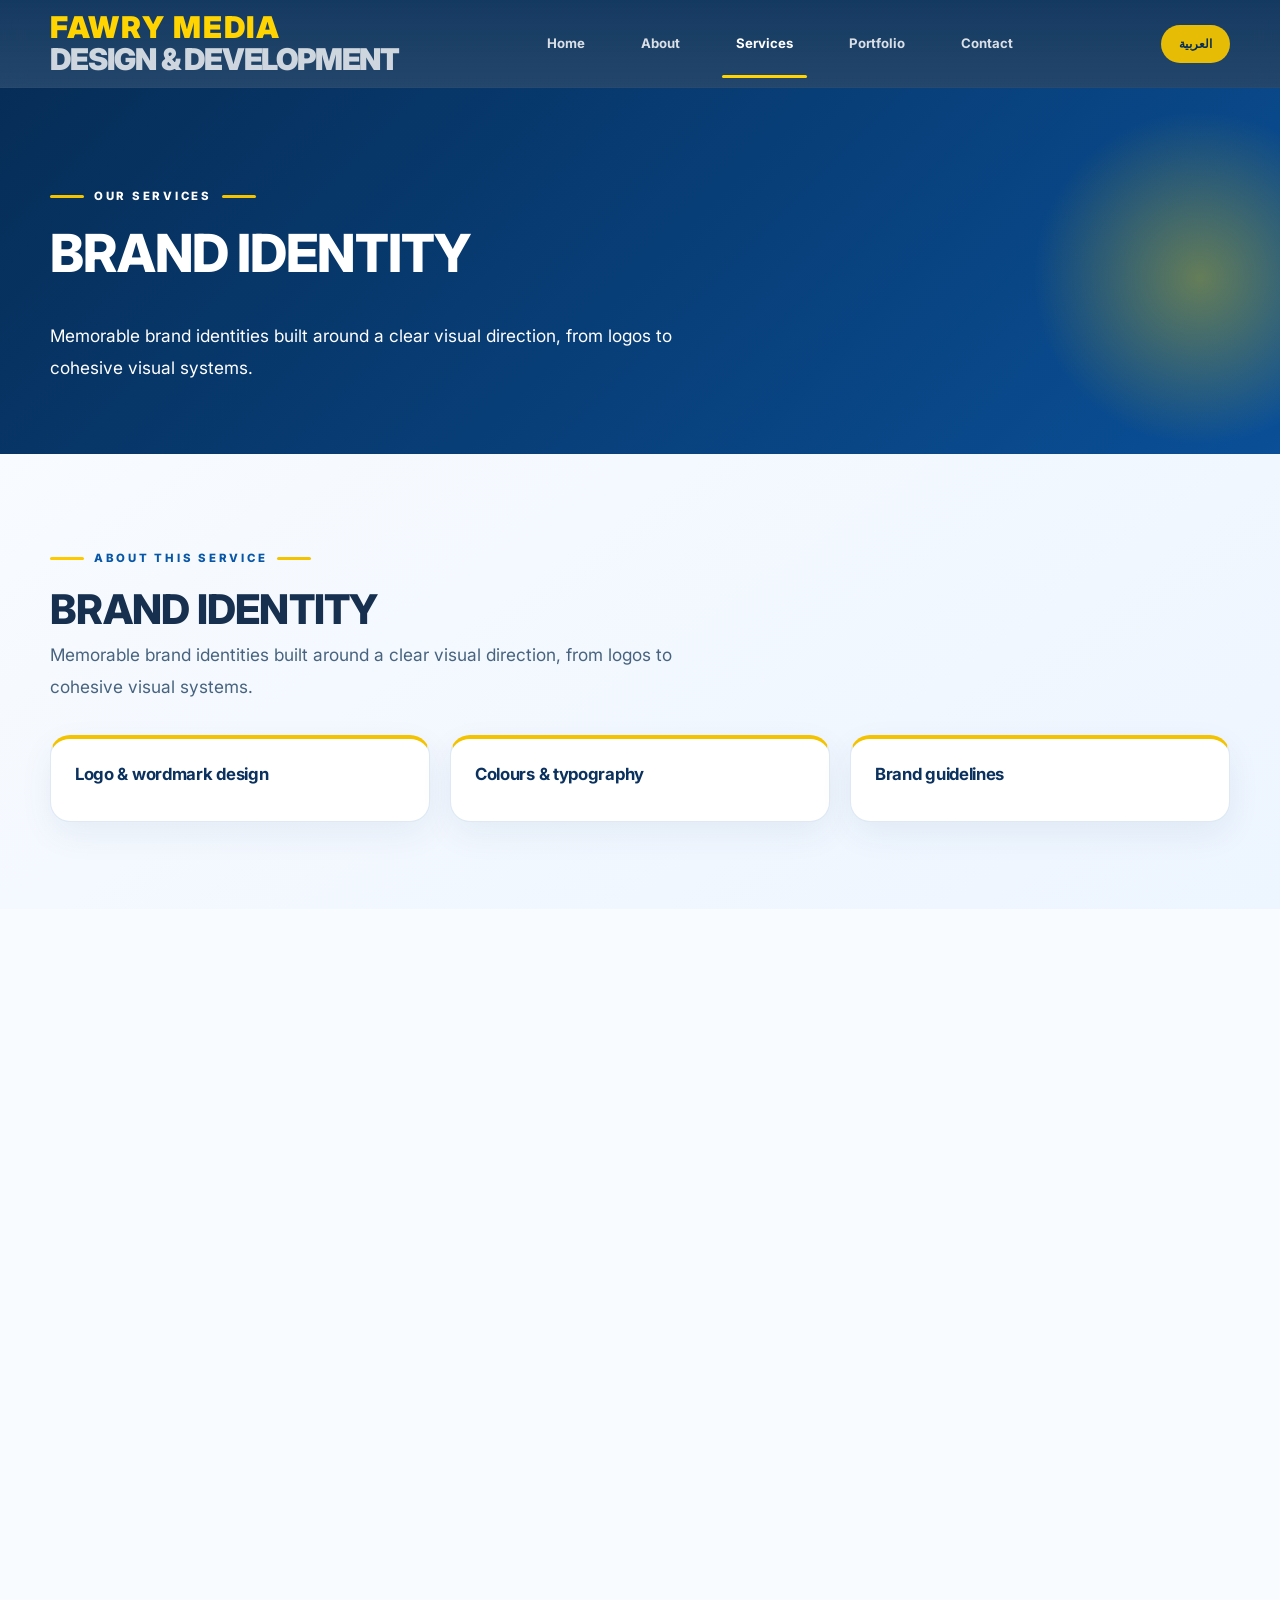
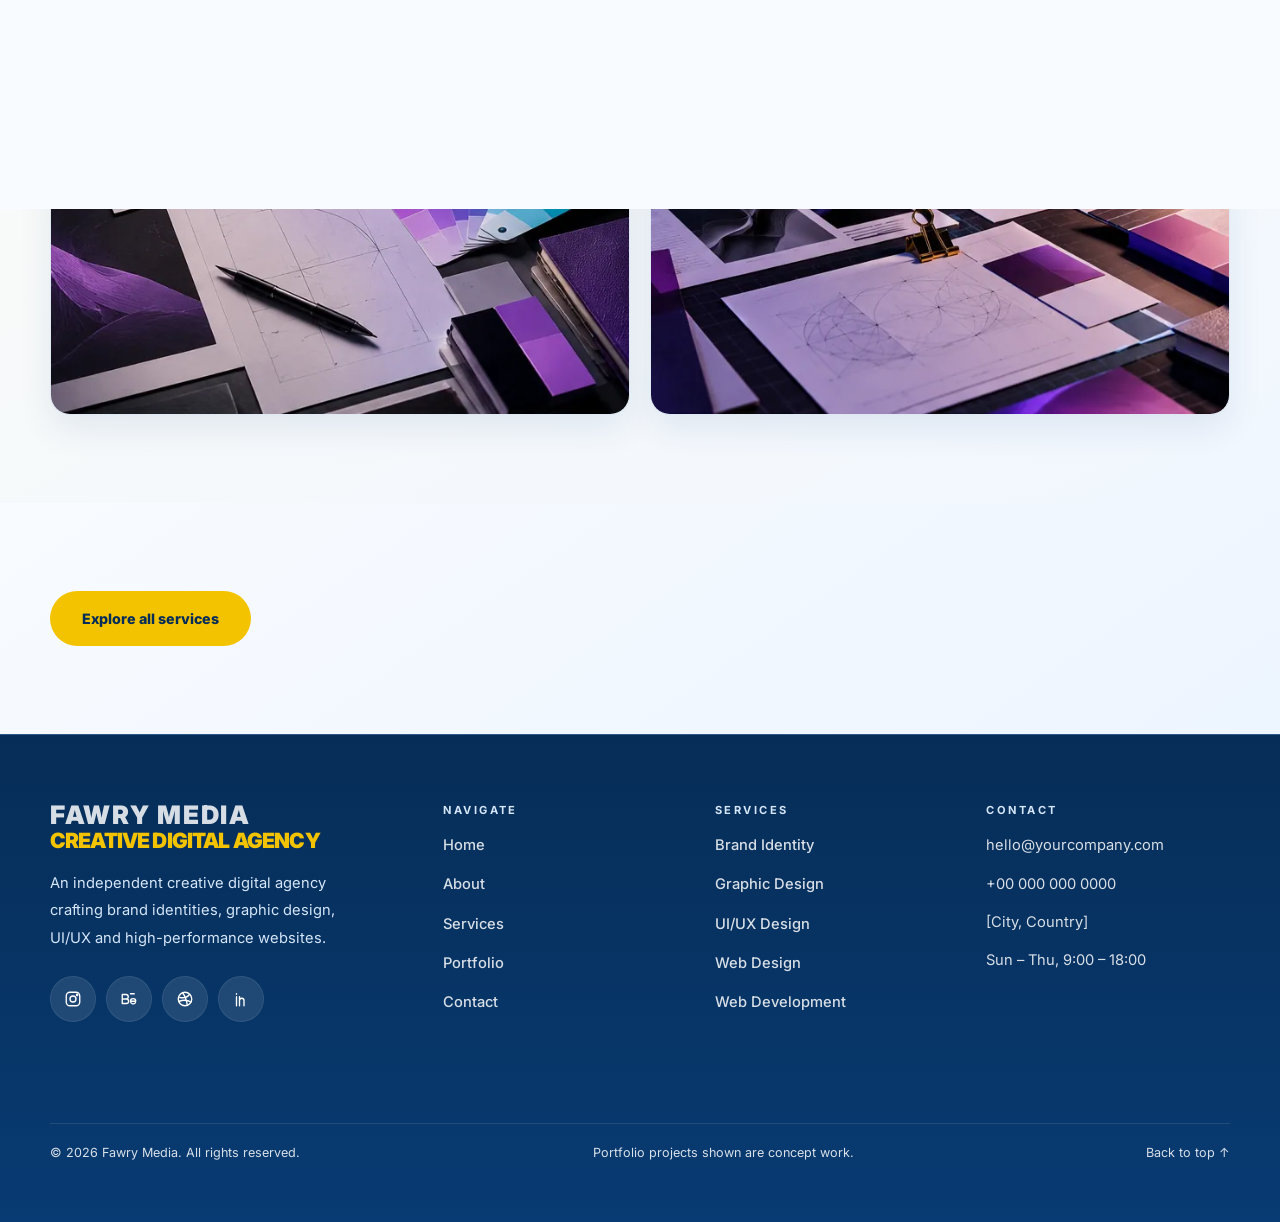
<file: service-branding.html>
<!DOCTYPE html>

<html dir="ltr" lang="en">
<head>
<meta charset="utf-8"/>
<meta content="width=device-width, initial-scale=1" name="viewport"/>
<title>Brand Identity — Fawry Media</title>
<meta content="Brand identity, logo, social media, advertising, print, company profiles, UI/UX design — plus corporate, landing page, portfolio, e-commerce and custom front-end development." name="description"/>
<meta content="website" property="og:type"/>
<meta content="Services — Fawry Media" property="og:title"/>
<meta content="Fourteen services across Creative Design and Web Development." property="og:description"/>
<meta content="assets/images/og-cover.svg" property="og:image"/>
<meta content="#064b91" name="theme-color"/>
<link href="data:image/svg+xml,%3Csvg xmlns='http://www.w3.org/2000/svg' viewBox='0 0 40 40'%3E%3Ccircle cx='20' cy='20' r='17' fill='none' stroke='%238B5CF6' stroke-width='2.5'/%3E%3Cpath d='M20 11 29 20 20 29 11 20Z' fill='white'/%3E%3C/svg%3E" rel="icon"/>
<link href="https://fonts.googleapis.com" rel="preconnect"/>
<link crossorigin="" href="https://fonts.gstatic.com" rel="preconnect"/>

<link href="css/style.css" rel="stylesheet"/>
<script src="js/arabic.js"></script>
<link rel="preconnect" href="https://fonts.googleapis.com" />
<link rel="preconnect" href="https://fonts.gstatic.com" crossorigin />


<link href="https://fonts.googleapis.com/css2?family=Cairo:wght@400;500;600;700;800&amp;family=Inter:wght@400;500;600;700;800&amp;display=swap" rel="stylesheet" />
</head>
<body class="agency-visuals" data-page="services" style="--agency-page-photo:url('assets/images/branding-4.webp')">
<a class="skip-link" data-ar="انتقل إلى المحتوى" data-en="Skip to content" href="#main">Skip to content</a>
<div aria-hidden="true" class="progress"><span></span></div>
<div aria-hidden="true" class="cursor"><div class="cursor__dot"></div><div class="cursor__ring"><span class="cursor__label"></span></div></div>
<header class="header" id="header">
<div class="container header__inner">
<a aria-label="Home" class="logo" data-ar-aria-label="الرئيسية" data-en-aria-label="Home" href="index.html">
<svg aria-hidden="true" class="logo__mark" viewbox="0 0 40 40"><defs><lineargradient id="logoGrad" x1="0" x2="1" y1="0" y2="1"><stop offset="0" stop-color="#0756a7"></stop><stop offset="1" stop-color="#ffd400"></stop></lineargradient></defs><circle class="logo__ring" cx="20" cy="20" r="17"></circle><path class="logo__core" d="M20 11 29 20 20 29 11 20Z"></path></svg>
<span class="logo__text"><span data-site="name">Fawry Media</span><small data-ar="التصميم والتطوير" data-en="Design &amp; Development">Design &amp; Development</small></span>
</a>
<nav aria-label="Primary" class="nav">
<ul class="nav__list">
<li><a class="nav__link" data-ar="الرئيسية" data-en="Home" data-page-link="home" href="index.html">Home</a></li>
<li><a class="nav__link" data-ar="من نحن" data-en="About" data-page-link="about" href="about.html">About</a></li>
<li><a class="nav__link" data-ar="الخدمات" data-en="Services" data-page-link="services" href="services.html">Services</a></li>
<li><a class="nav__link" data-ar="أعمالنا" data-en="Portfolio" data-page-link="portfolio" href="portfolio.html">Portfolio</a></li>
<li><a class="nav__link" data-ar="تواصل معنا" data-en="Contact" data-page-link="contact" href="contact.html">Contact</a></li>
</ul>
</nav>
<div class="header__actions">
<a class="btn btn--primary header__cta" data-ar="لنتحدث" data-en="Let's Talk" data-magnetic="0.25" href="contact.html">Let's Talk</a>
<button aria-controls="mobile-nav" aria-expanded="false" aria-label="Open menu" class="burger" type="button"><span class="burger__box"><span></span><span></span><span></span></span></button>
</div>
</div>
</header>
<nav aria-hidden="true" aria-label="Mobile" class="mobile-nav" id="mobile-nav">
<ul class="mobile-nav__list">
<li><a class="mobile-nav__link" data-page-link="home" href="index.html"><span class="mobile-nav__num">01</span><span data-ar="الرئيسية" data-en="Home">Home</span></a></li>
<li><a class="mobile-nav__link" data-page-link="about" href="about.html"><span class="mobile-nav__num">02</span><span data-ar="من نحن" data-en="About">About</span></a></li>
<li><a class="mobile-nav__link" data-page-link="services" href="services.html"><span class="mobile-nav__num">03</span><span data-ar="الخدمات" data-en="Services">Services</span></a></li>
<li><a class="mobile-nav__link" data-page-link="portfolio" href="portfolio.html"><span class="mobile-nav__num">04</span><span data-ar="أعمالنا" data-en="Portfolio">Portfolio</span></a></li>
<li><a class="mobile-nav__link" data-page-link="contact" href="contact.html"><span class="mobile-nav__num">06</span><span data-ar="لنتحدث" data-en="Let's Talk">Let's Talk</span></a></li>
</ul>
<div class="mobile-nav__footer"><a data-site="email" href="mailto:hello@yourcompany.com">hello@yourcompany.com</a><span data-ar="[المدينة، الدولة]" data-en="[City, Country]" data-site="location">[City, Country]</span></div>
</nav>
<main id="main"><section class="page-hero"><div class="container"><p class="eyebrow" data-ar="خدماتنا" data-en="Our Services">Our Services</p><h1 class="display h1 page-hero__title" data-ar="الهوية البصرية" data-en="Brand Identity">Brand Identity</h1><div class="page-hero__row"><p class="lead" data-ar="نبني هويات بصرية مميزة من تصميم الشعار إلى الأنظمة البصرية المتكاملة." data-en="Memorable brand identities built around a clear visual direction, from logos to cohesive visual systems.">Memorable brand identities built around a clear visual direction, from logos to cohesive visual systems.</p></div></div></section><section aria-labelledby="detail-about" class="section"><div class="container"><p class="eyebrow" data-ar="عن الخدمة" data-en="About this service">About this service</p><h2 class="display h2" data-ar="الهوية البصرية" data-en="Brand Identity" id="detail-about">Brand Identity</h2><p class="lead" data-ar="نبني هويات بصرية مميزة من تصميم الشعار إلى الأنظمة البصرية المتكاملة." data-en="Memorable brand identities built around a clear visual direction, from logos to cohesive visual systems.">Memorable brand identities built around a clear visual direction, from logos to cohesive visual systems.</p><div class="service-detail__goals"><article><h3 data-ar="تصميم الشعارات" data-en="Logo &amp; wordmark design">Logo &amp; wordmark design</h3></article><article><h3 data-ar="الألوان والخطوط" data-en="Colours &amp; typography">Colours &amp; typography</h3></article><article><h3 data-ar="دليل الهوية البصرية" data-en="Brand guidelines">Brand guidelines</h3></article></div></div></section><section aria-labelledby="detail-gallery" class="section section--alt"><div class="container"><p class="eyebrow" data-ar="نماذج من أعمال الخدمة" data-en="Work samples">Work samples</p><h2 class="display h2" data-ar="نماذج بالصور" data-en="Visual examples" id="detail-gallery">Visual examples</h2><div class="service-detail__gallery"><figure><img alt="Brand Identity — example 1" loading="lazy" src="assets/images/branding-1.webp"/></figure><figure><img alt="Brand Identity — example 2" loading="lazy" src="assets/images/branding-2.webp"/></figure><figure><img alt="Brand Identity — example 3" loading="lazy" src="assets/images/branding-3.webp"/></figure><figure><img alt="Brand Identity — example 4" loading="lazy" src="assets/images/branding-4.webp"/></figure></div></div></section><section class="section"><div class="container"><a class="btn btn--primary" data-ar="تصفح جميع الخدمات" data-en="Explore all services" href="services.html">Explore all services</a></div></section></main>
<footer class="footer">
<div class="container">
<div class="footer__top">
<div class="footer__brand">
<a aria-label="Home" class="logo" data-ar-aria-label="الرئيسية" data-en-aria-label="Home" href="index.html"><svg aria-hidden="true" class="logo__mark" viewbox="0 0 40 40"><circle class="logo__ring" cx="20" cy="20" r="17"></circle><path class="logo__core" d="M20 11 29 20 20 29 11 20Z"></path></svg><span class="logo__text"><span data-site="name">Fawry Media</span><small data-ar="وكالة رقمية إبداعية" data-en="Creative Digital Agency">Creative Digital Agency</small></span></a>
<p data-ar="وكالة رقمية مستقلة متخصصة في الهوية البصرية والجرافيك وتجربة المستخدم وتطوير المواقع عالية الأداء." data-en="An independent creative digital agency crafting brand identities, graphic design, UI/UX and high-performance websites.">An independent creative digital agency crafting brand identities, graphic design, UI/UX and high-performance websites.</p>
<div aria-label="Social media" class="footer__social">
<a aria-label="Instagram" data-site="social.instagram" href="#"><svg fill="none" stroke="currentColor" stroke-linecap="round" stroke-linejoin="round" stroke-width="1.8" viewbox="0 0 24 24"><rect height="18" rx="5" width="18" x="3" y="3"></rect><circle cx="12" cy="12" r="4"></circle><circle cx="17.5" cy="6.5" fill="currentColor" r=".8"></circle></svg></a>
<a aria-label="Behance" data-site="social.behance" href="#"><svg fill="none" stroke="currentColor" stroke-linecap="round" stroke-linejoin="round" stroke-width="1.8" viewbox="0 0 24 24"><path d="M3 6h5a3 3 0 0 1 0 6H3zM3 12h5.5a3 3 0 0 1 0 6H3zM14 5h5M14 15h7a3.5 3.5 0 1 0-7 0 3.5 3.5 0 0 0 6.5 1.8"></path></svg></a>
<a aria-label="Dribbble" data-site="social.dribbble" href="#"><svg fill="none" stroke="currentColor" stroke-linecap="round" stroke-linejoin="round" stroke-width="1.8" viewbox="0 0 24 24"><circle cx="12" cy="12" r="9"></circle><path d="M5 10c6 1 10 0 13-4M4 15c6-2 11-2 16 1M9 4c3 4 5 9 6 16"></path></svg></a>
<a aria-label="LinkedIn" data-site="social.linkedin" href="#"><svg fill="none" stroke="currentColor" stroke-linecap="round" stroke-linejoin="round" stroke-width="1.8" viewbox="0 0 24 24"><path d="M6 9v12M6 5v.5M10 21v-7a3 3 0 0 1 6 0v7M10 9v12"></path></svg></a>
</div>
</div>
<div class="footer__col"><h4 data-ar="تصفح" data-en="Navigate">Navigate</h4><ul class="footer__list"><li><a data-ar="الرئيسية" data-en="Home" href="index.html">Home</a></li><li><a data-ar="من نحن" data-en="About" href="about.html">About</a></li><li><a data-ar="الخدمات" data-en="Services" href="services.html">Services</a></li><li><a data-ar="أعمالنا" data-en="Portfolio" href="portfolio.html">Portfolio</a></li><li><a data-ar="تواصل معنا" data-en="Contact" href="contact.html">Contact</a></li></ul></div>
<div class="footer__col"><h4 data-ar="الخدمات" data-en="Services">Services</h4><ul class="footer__list"><li><a data-ar="الهوية البصرية" data-en="Brand Identity" href="services.html#design">Brand Identity</a></li><li><a data-ar="تصميم الجرافيك" data-en="Graphic Design" href="services.html#design">Graphic Design</a></li><li><a data-ar="تصميم تجربة وواجهة المستخدم" data-en="UI/UX Design" href="services.html#design">UI/UX Design</a></li><li><a data-ar="تصميم المواقع" data-en="Web Design" href="services.html#development">Web Design</a></li><li><a data-ar="تطوير المواقع" data-en="Web Development" href="services.html#development">Web Development</a></li></ul></div>
<div class="footer__col"><h4 data-ar="تواصل معنا" data-en="Contact">Contact</h4><address class="footer__contact"><a data-site="email" href="mailto:hello@yourcompany.com">hello@yourcompany.com</a><a data-site="phone" href="tel:+000000000000">+00 000 000 0000</a><span data-ar="[المدينة، الدولة]" data-en="[City, Country]" data-site="location">[City, Country]</span><span data-ar="الأحد – الخميس، 9:00 – 18:00" data-en="Sun – Thu, 9:00 – 18:00" data-site="hours">Sun – Thu, 9:00 – 18:00</span></address></div>
</div>
<div aria-hidden="true" class="footer__wordmark" data-site="name">Fawry Media</div>
<div class="footer__bottom"><span>© <span data-year="">2026</span> <span data-site="name">Fawry Media</span><span data-ar=". جميع الحقوق محفوظة." data-en=". All rights reserved.">. All rights reserved.</span></span><span data-ar="المشاريع المعروضة نماذج تصورية." data-en="Portfolio projects shown are concept work.">Portfolio projects shown are concept work.</span><a data-ar="العودة للأعلى ↑" data-en="Back to top ↑" href="#main">Back to top ↑</a></div>
</div>
</footer>
<button aria-label="Back to top" class="to-top" type="button"><svg aria-hidden="true" fill="none" stroke="currentColor" stroke-linecap="round" stroke-linejoin="round" stroke-width="2" viewbox="0 0 24 24"><path d="M12 19V5m-6 6 6-6 6 6"></path></svg></button>
<div aria-hidden="true" class="page-transition"></div>
<script defer="" src="js/projects-data.js"></script>
<script defer="" src="js/main.js"></script>
<script defer="" src="js/animations.js"></script>
<script defer src="js/studio-motion.js"></script>
</body>
</html>
</file>
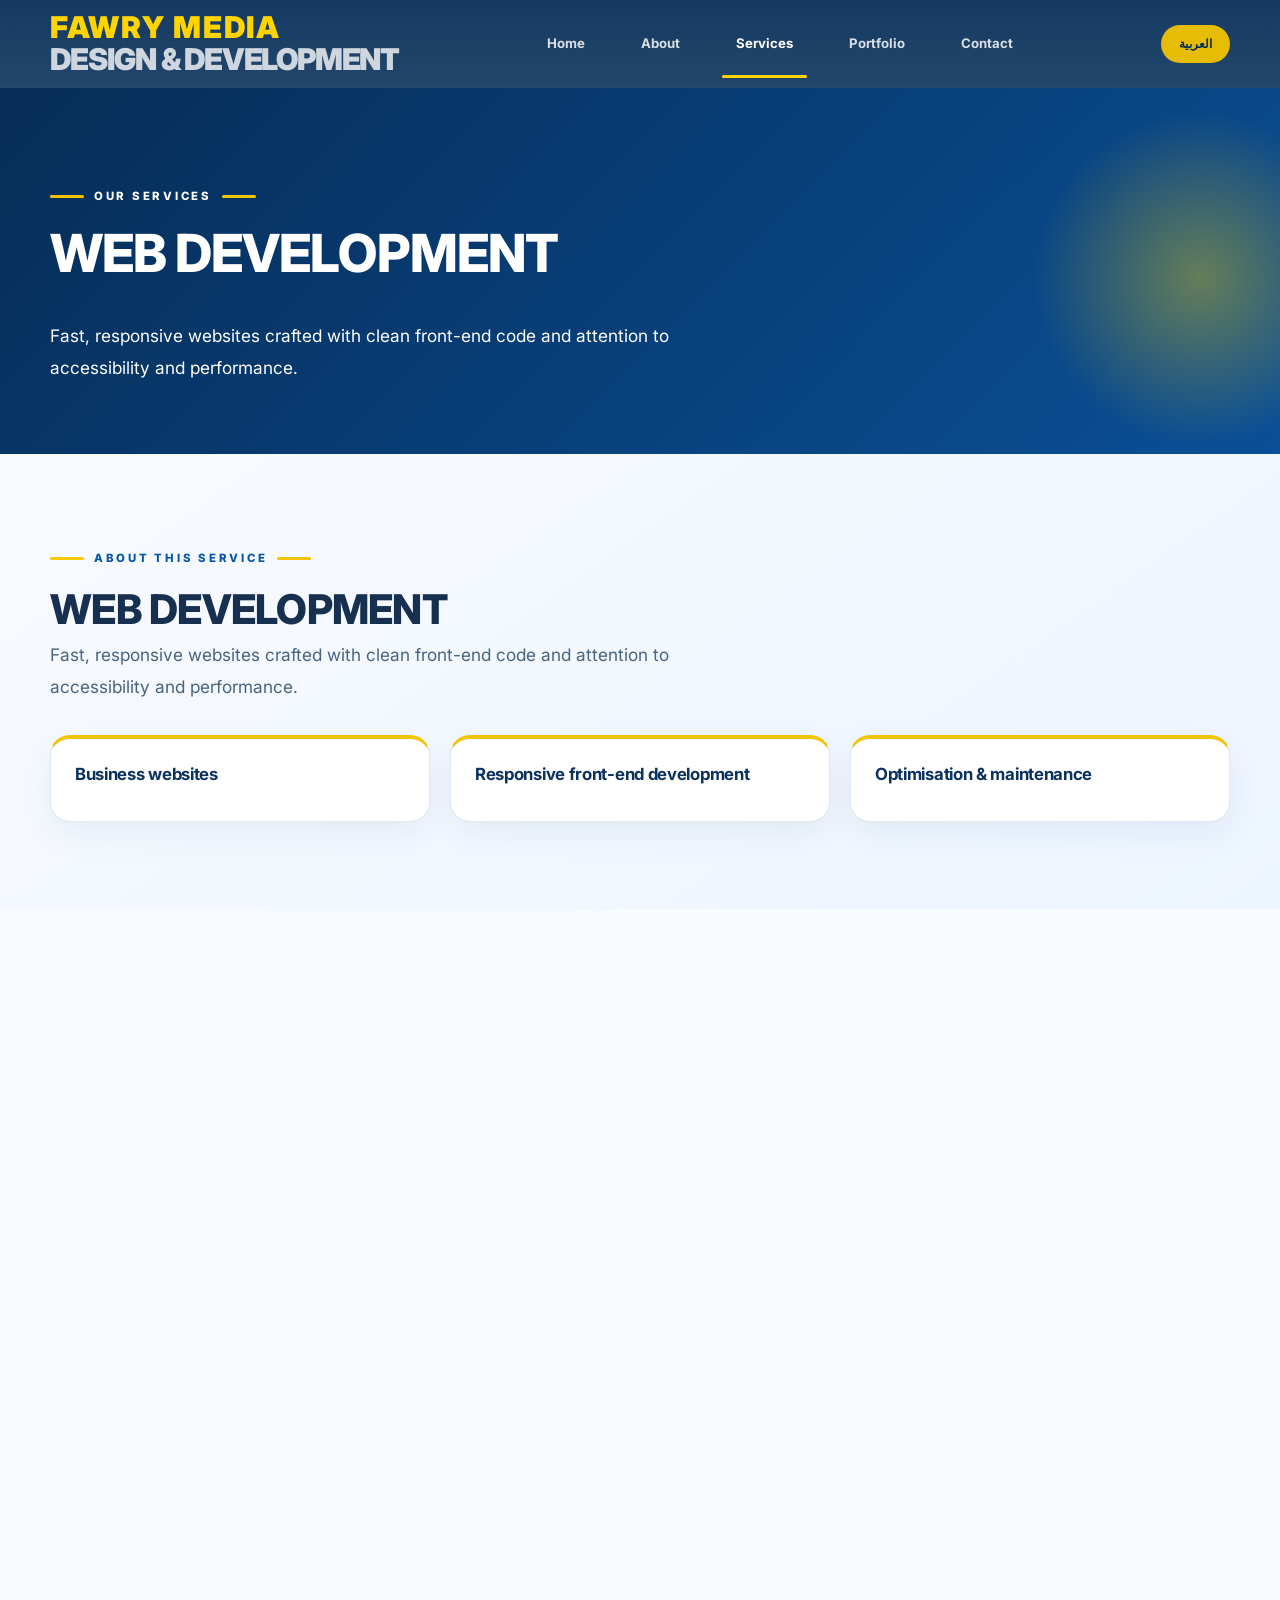
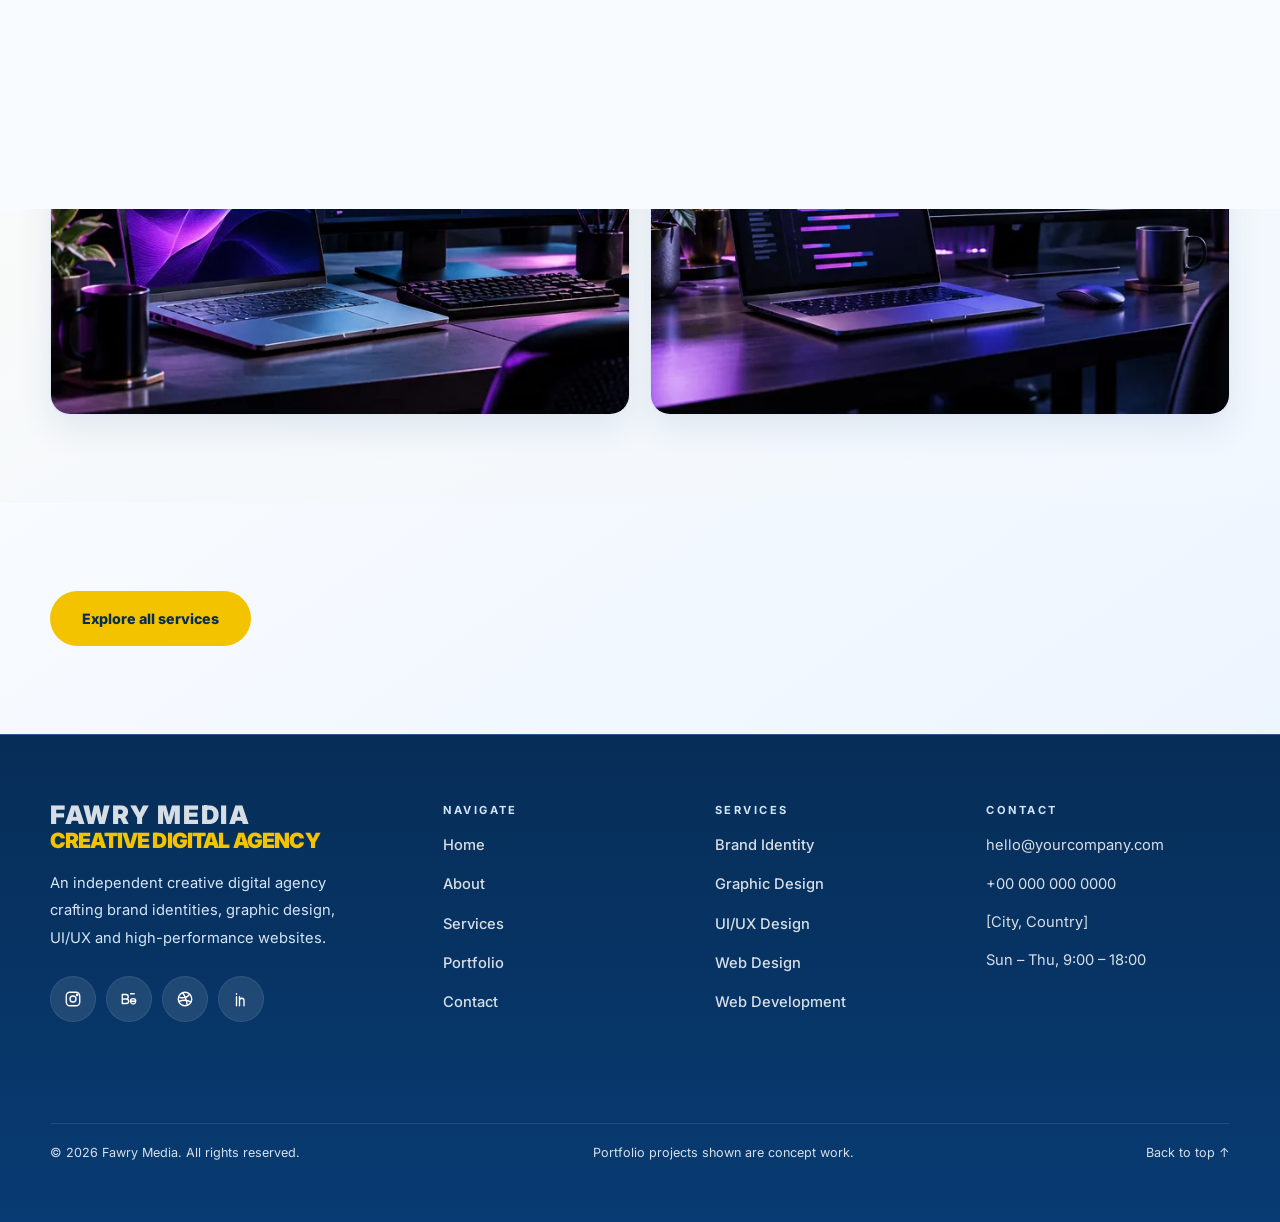
<file: service-development.html>
<!DOCTYPE html>

<html dir="ltr" lang="en">
<head>
<meta charset="utf-8"/>
<meta content="width=device-width, initial-scale=1" name="viewport"/>
<title>Web Development — Fawry Media</title>
<meta content="Brand identity, logo, social media, advertising, print, company profiles, UI/UX design — plus corporate, landing page, portfolio, e-commerce and custom front-end development." name="description"/>
<meta content="website" property="og:type"/>
<meta content="Services — Fawry Media" property="og:title"/>
<meta content="Fourteen services across Creative Design and Web Development." property="og:description"/>
<meta content="assets/images/og-cover.svg" property="og:image"/>
<meta content="#064b91" name="theme-color"/>
<link href="data:image/svg+xml,%3Csvg xmlns='http://www.w3.org/2000/svg' viewBox='0 0 40 40'%3E%3Ccircle cx='20' cy='20' r='17' fill='none' stroke='%238B5CF6' stroke-width='2.5'/%3E%3Cpath d='M20 11 29 20 20 29 11 20Z' fill='white'/%3E%3C/svg%3E" rel="icon"/>
<link href="https://fonts.googleapis.com" rel="preconnect"/>
<link crossorigin="" href="https://fonts.gstatic.com" rel="preconnect"/>

<link href="css/style.css" rel="stylesheet"/>
<script src="js/arabic.js"></script>
<link rel="preconnect" href="https://fonts.googleapis.com" />
<link rel="preconnect" href="https://fonts.gstatic.com" crossorigin />


<link href="https://fonts.googleapis.com/css2?family=Cairo:wght@400;500;600;700;800&amp;family=Inter:wght@400;500;600;700;800&amp;display=swap" rel="stylesheet" />
</head>
<body class="agency-visuals" data-page="services" style="--agency-page-photo:url('assets/images/branding-4.webp')">
<a class="skip-link" data-ar="انتقل إلى المحتوى" data-en="Skip to content" href="#main">Skip to content</a>
<div aria-hidden="true" class="progress"><span></span></div>
<div aria-hidden="true" class="cursor"><div class="cursor__dot"></div><div class="cursor__ring"><span class="cursor__label"></span></div></div>
<header class="header" id="header">
<div class="container header__inner">
<a aria-label="Home" class="logo" data-ar-aria-label="الرئيسية" data-en-aria-label="Home" href="index.html">
<svg aria-hidden="true" class="logo__mark" viewbox="0 0 40 40"><defs><lineargradient id="logoGrad" x1="0" x2="1" y1="0" y2="1"><stop offset="0" stop-color="#0756a7"></stop><stop offset="1" stop-color="#ffd400"></stop></lineargradient></defs><circle class="logo__ring" cx="20" cy="20" r="17"></circle><path class="logo__core" d="M20 11 29 20 20 29 11 20Z"></path></svg>
<span class="logo__text"><span data-site="name">Fawry Media</span><small data-ar="التصميم والتطوير" data-en="Design &amp; Development">Design &amp; Development</small></span>
</a>
<nav aria-label="Primary" class="nav">
<ul class="nav__list">
<li><a class="nav__link" data-ar="الرئيسية" data-en="Home" data-page-link="home" href="index.html">Home</a></li>
<li><a class="nav__link" data-ar="من نحن" data-en="About" data-page-link="about" href="about.html">About</a></li>
<li><a class="nav__link" data-ar="الخدمات" data-en="Services" data-page-link="services" href="services.html">Services</a></li>
<li><a class="nav__link" data-ar="أعمالنا" data-en="Portfolio" data-page-link="portfolio" href="portfolio.html">Portfolio</a></li>
<li><a class="nav__link" data-ar="تواصل معنا" data-en="Contact" data-page-link="contact" href="contact.html">Contact</a></li>
</ul>
</nav>
<div class="header__actions">
<a class="btn btn--primary header__cta" data-ar="لنتحدث" data-en="Let's Talk" data-magnetic="0.25" href="contact.html">Let's Talk</a>
<button aria-controls="mobile-nav" aria-expanded="false" aria-label="Open menu" class="burger" type="button"><span class="burger__box"><span></span><span></span><span></span></span></button>
</div>
</div>
</header>
<nav aria-hidden="true" aria-label="Mobile" class="mobile-nav" id="mobile-nav">
<ul class="mobile-nav__list">
<li><a class="mobile-nav__link" data-page-link="home" href="index.html"><span class="mobile-nav__num">01</span><span data-ar="الرئيسية" data-en="Home">Home</span></a></li>
<li><a class="mobile-nav__link" data-page-link="about" href="about.html"><span class="mobile-nav__num">02</span><span data-ar="من نحن" data-en="About">About</span></a></li>
<li><a class="mobile-nav__link" data-page-link="services" href="services.html"><span class="mobile-nav__num">03</span><span data-ar="الخدمات" data-en="Services">Services</span></a></li>
<li><a class="mobile-nav__link" data-page-link="portfolio" href="portfolio.html"><span class="mobile-nav__num">04</span><span data-ar="أعمالنا" data-en="Portfolio">Portfolio</span></a></li>
<li><a class="mobile-nav__link" data-page-link="contact" href="contact.html"><span class="mobile-nav__num">06</span><span data-ar="لنتحدث" data-en="Let's Talk">Let's Talk</span></a></li>
</ul>
<div class="mobile-nav__footer"><a data-site="email" href="mailto:hello@yourcompany.com">hello@yourcompany.com</a><span data-ar="[المدينة، الدولة]" data-en="[City, Country]" data-site="location">[City, Country]</span></div>
</nav>
<main id="main"><section class="page-hero"><div class="container"><p class="eyebrow" data-ar="خدماتنا" data-en="Our Services">Our Services</p><h1 class="display h1 page-hero__title" data-ar="تطوير المواقع" data-en="Web Development">Web Development</h1><div class="page-hero__row"><p class="lead" data-ar="نطور مواقع سريعة ومتجاوبة بكود منظم مع الاهتمام بسهولة الاستخدام والأداء." data-en="Fast, responsive websites crafted with clean front-end code and attention to accessibility and performance.">Fast, responsive websites crafted with clean front-end code and attention to accessibility and performance.</p></div></div></section><section aria-labelledby="detail-about" class="section"><div class="container"><p class="eyebrow" data-ar="عن الخدمة" data-en="About this service">About this service</p><h2 class="display h2" data-ar="تطوير المواقع" data-en="Web Development" id="detail-about">Web Development</h2><p class="lead" data-ar="نطور مواقع سريعة ومتجاوبة بكود منظم مع الاهتمام بسهولة الاستخدام والأداء." data-en="Fast, responsive websites crafted with clean front-end code and attention to accessibility and performance.">Fast, responsive websites crafted with clean front-end code and attention to accessibility and performance.</p><div class="service-detail__goals"><article><h3 data-ar="المواقع التعريفية للشركات" data-en="Business websites">Business websites</h3></article><article><h3 data-ar="تطوير واجهات متجاوبة" data-en="Responsive front-end development">Responsive front-end development</h3></article><article><h3 data-ar="تحسين الأداء والصيانة" data-en="Optimisation &amp; maintenance">Optimisation &amp; maintenance</h3></article></div></div></section><section aria-labelledby="detail-gallery" class="section section--alt"><div class="container"><p class="eyebrow" data-ar="نماذج من أعمال الخدمة" data-en="Work samples">Work samples</p><h2 class="display h2" data-ar="نماذج بالصور" data-en="Visual examples" id="detail-gallery">Visual examples</h2><div class="service-detail__gallery"><figure><img alt="Web Development — example 1" loading="lazy" src="assets/images/development-1.webp"/></figure><figure><img alt="Web Development — example 2" loading="lazy" src="assets/images/development-2.webp"/></figure><figure><img alt="Web Development — example 3" loading="lazy" src="assets/images/development-3.webp"/></figure><figure><img alt="Web Development — example 4" loading="lazy" src="assets/images/development-4.webp"/></figure></div></div></section><section class="section"><div class="container"><a class="btn btn--primary" data-ar="تصفح جميع الخدمات" data-en="Explore all services" href="services.html">Explore all services</a></div></section></main>
<footer class="footer">
<div class="container">
<div class="footer__top">
<div class="footer__brand">
<a aria-label="Home" class="logo" data-ar-aria-label="الرئيسية" data-en-aria-label="Home" href="index.html"><svg aria-hidden="true" class="logo__mark" viewbox="0 0 40 40"><circle class="logo__ring" cx="20" cy="20" r="17"></circle><path class="logo__core" d="M20 11 29 20 20 29 11 20Z"></path></svg><span class="logo__text"><span data-site="name">Fawry Media</span><small data-ar="وكالة رقمية إبداعية" data-en="Creative Digital Agency">Creative Digital Agency</small></span></a>
<p data-ar="وكالة رقمية مستقلة متخصصة في الهوية البصرية والجرافيك وتجربة المستخدم وتطوير المواقع عالية الأداء." data-en="An independent creative digital agency crafting brand identities, graphic design, UI/UX and high-performance websites.">An independent creative digital agency crafting brand identities, graphic design, UI/UX and high-performance websites.</p>
<div aria-label="Social media" class="footer__social">
<a aria-label="Instagram" data-site="social.instagram" href="#"><svg fill="none" stroke="currentColor" stroke-linecap="round" stroke-linejoin="round" stroke-width="1.8" viewbox="0 0 24 24"><rect height="18" rx="5" width="18" x="3" y="3"></rect><circle cx="12" cy="12" r="4"></circle><circle cx="17.5" cy="6.5" fill="currentColor" r=".8"></circle></svg></a>
<a aria-label="Behance" data-site="social.behance" href="#"><svg fill="none" stroke="currentColor" stroke-linecap="round" stroke-linejoin="round" stroke-width="1.8" viewbox="0 0 24 24"><path d="M3 6h5a3 3 0 0 1 0 6H3zM3 12h5.5a3 3 0 0 1 0 6H3zM14 5h5M14 15h7a3.5 3.5 0 1 0-7 0 3.5 3.5 0 0 0 6.5 1.8"></path></svg></a>
<a aria-label="Dribbble" data-site="social.dribbble" href="#"><svg fill="none" stroke="currentColor" stroke-linecap="round" stroke-linejoin="round" stroke-width="1.8" viewbox="0 0 24 24"><circle cx="12" cy="12" r="9"></circle><path d="M5 10c6 1 10 0 13-4M4 15c6-2 11-2 16 1M9 4c3 4 5 9 6 16"></path></svg></a>
<a aria-label="LinkedIn" data-site="social.linkedin" href="#"><svg fill="none" stroke="currentColor" stroke-linecap="round" stroke-linejoin="round" stroke-width="1.8" viewbox="0 0 24 24"><path d="M6 9v12M6 5v.5M10 21v-7a3 3 0 0 1 6 0v7M10 9v12"></path></svg></a>
</div>
</div>
<div class="footer__col"><h4 data-ar="تصفح" data-en="Navigate">Navigate</h4><ul class="footer__list"><li><a data-ar="الرئيسية" data-en="Home" href="index.html">Home</a></li><li><a data-ar="من نحن" data-en="About" href="about.html">About</a></li><li><a data-ar="الخدمات" data-en="Services" href="services.html">Services</a></li><li><a data-ar="أعمالنا" data-en="Portfolio" href="portfolio.html">Portfolio</a></li><li><a data-ar="تواصل معنا" data-en="Contact" href="contact.html">Contact</a></li></ul></div>
<div class="footer__col"><h4 data-ar="الخدمات" data-en="Services">Services</h4><ul class="footer__list"><li><a data-ar="الهوية البصرية" data-en="Brand Identity" href="services.html#design">Brand Identity</a></li><li><a data-ar="تصميم الجرافيك" data-en="Graphic Design" href="services.html#design">Graphic Design</a></li><li><a data-ar="تصميم تجربة وواجهة المستخدم" data-en="UI/UX Design" href="services.html#design">UI/UX Design</a></li><li><a data-ar="تصميم المواقع" data-en="Web Design" href="services.html#development">Web Design</a></li><li><a data-ar="تطوير المواقع" data-en="Web Development" href="services.html#development">Web Development</a></li></ul></div>
<div class="footer__col"><h4 data-ar="تواصل معنا" data-en="Contact">Contact</h4><address class="footer__contact"><a data-site="email" href="mailto:hello@yourcompany.com">hello@yourcompany.com</a><a data-site="phone" href="tel:+000000000000">+00 000 000 0000</a><span data-ar="[المدينة، الدولة]" data-en="[City, Country]" data-site="location">[City, Country]</span><span data-ar="الأحد – الخميس، 9:00 – 18:00" data-en="Sun – Thu, 9:00 – 18:00" data-site="hours">Sun – Thu, 9:00 – 18:00</span></address></div>
</div>
<div aria-hidden="true" class="footer__wordmark" data-site="name">Fawry Media</div>
<div class="footer__bottom"><span>© <span data-year="">2026</span> <span data-site="name">Fawry Media</span><span data-ar=". جميع الحقوق محفوظة." data-en=". All rights reserved.">. All rights reserved.</span></span><span data-ar="المشاريع المعروضة نماذج تصورية." data-en="Portfolio projects shown are concept work.">Portfolio projects shown are concept work.</span><a data-ar="العودة للأعلى ↑" data-en="Back to top ↑" href="#main">Back to top ↑</a></div>
</div>
</footer>
<button aria-label="Back to top" class="to-top" type="button"><svg aria-hidden="true" fill="none" stroke="currentColor" stroke-linecap="round" stroke-linejoin="round" stroke-width="2" viewbox="0 0 24 24"><path d="M12 19V5m-6 6 6-6 6 6"></path></svg></button>
<div aria-hidden="true" class="page-transition"></div>
<script defer="" src="js/projects-data.js"></script>
<script defer="" src="js/main.js"></script>
<script defer="" src="js/animations.js"></script>
<script defer src="js/studio-motion.js"></script>
</body>
</html>
</file>
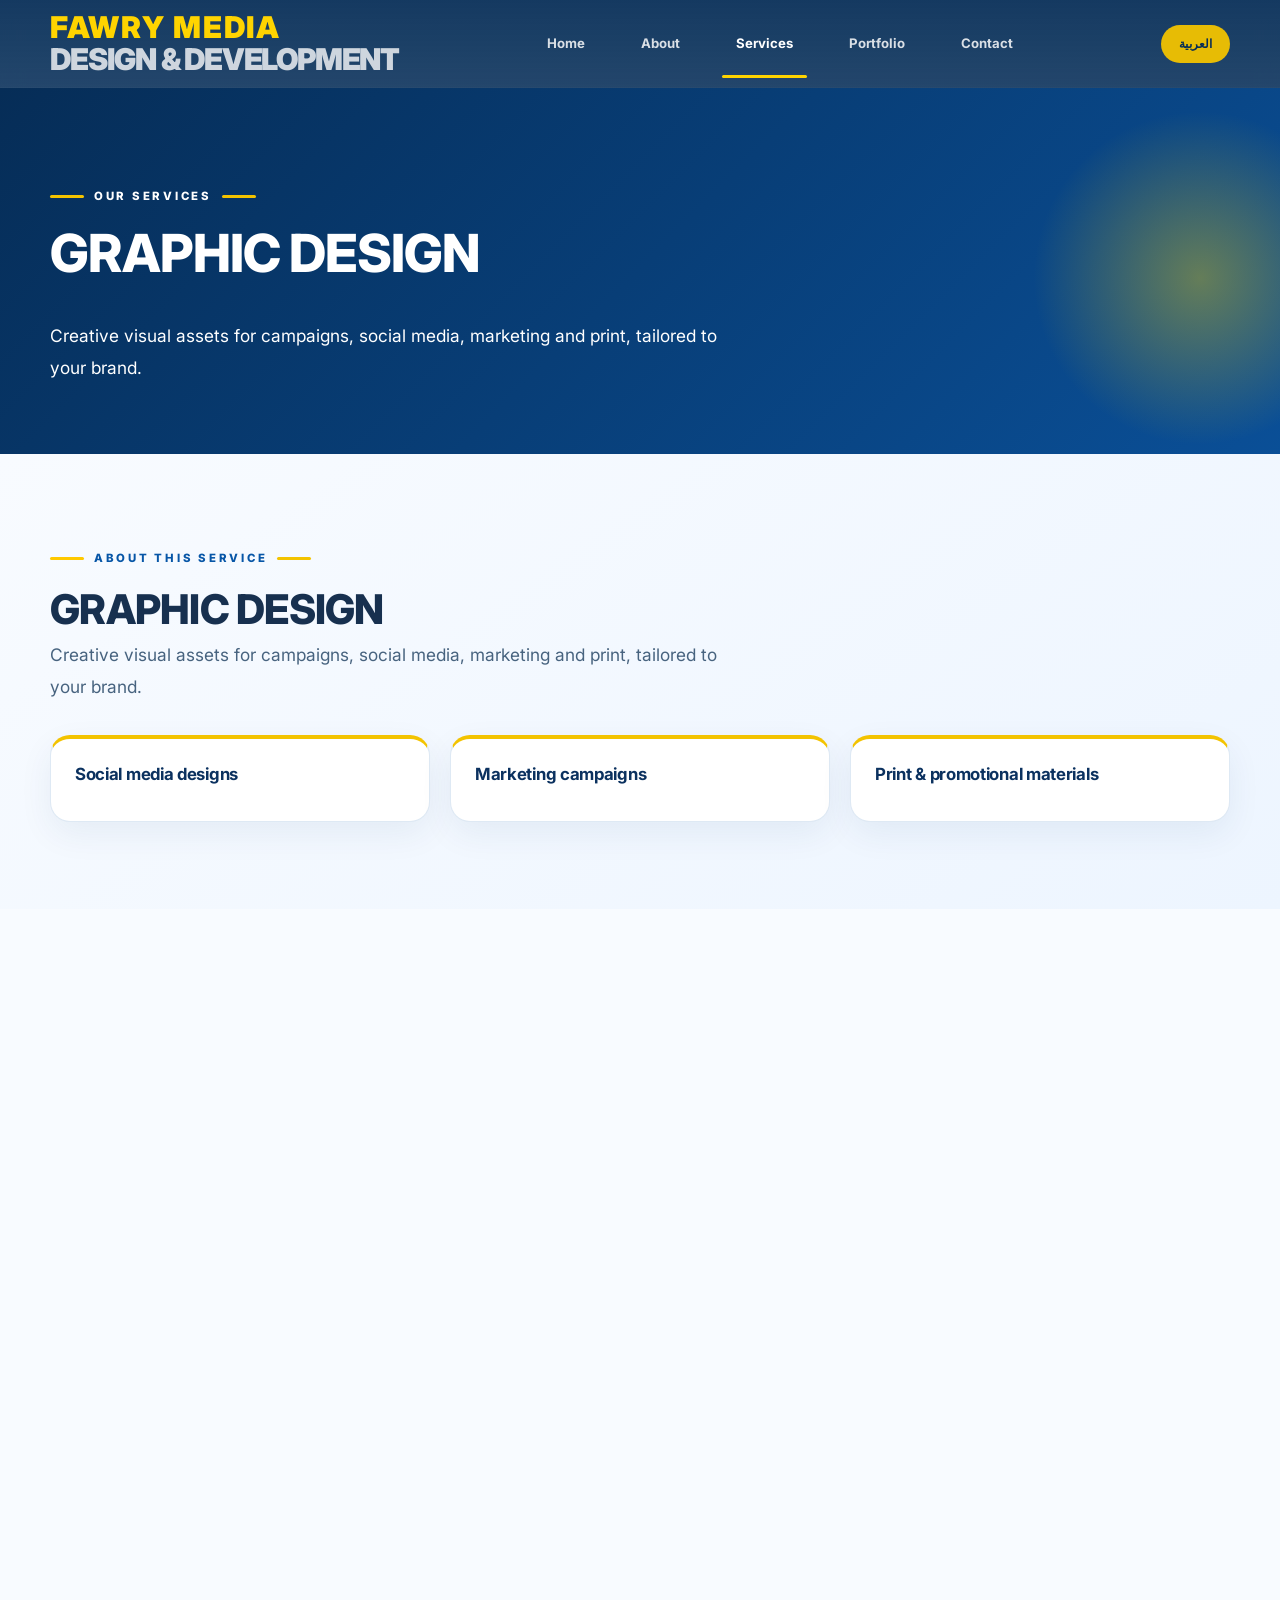
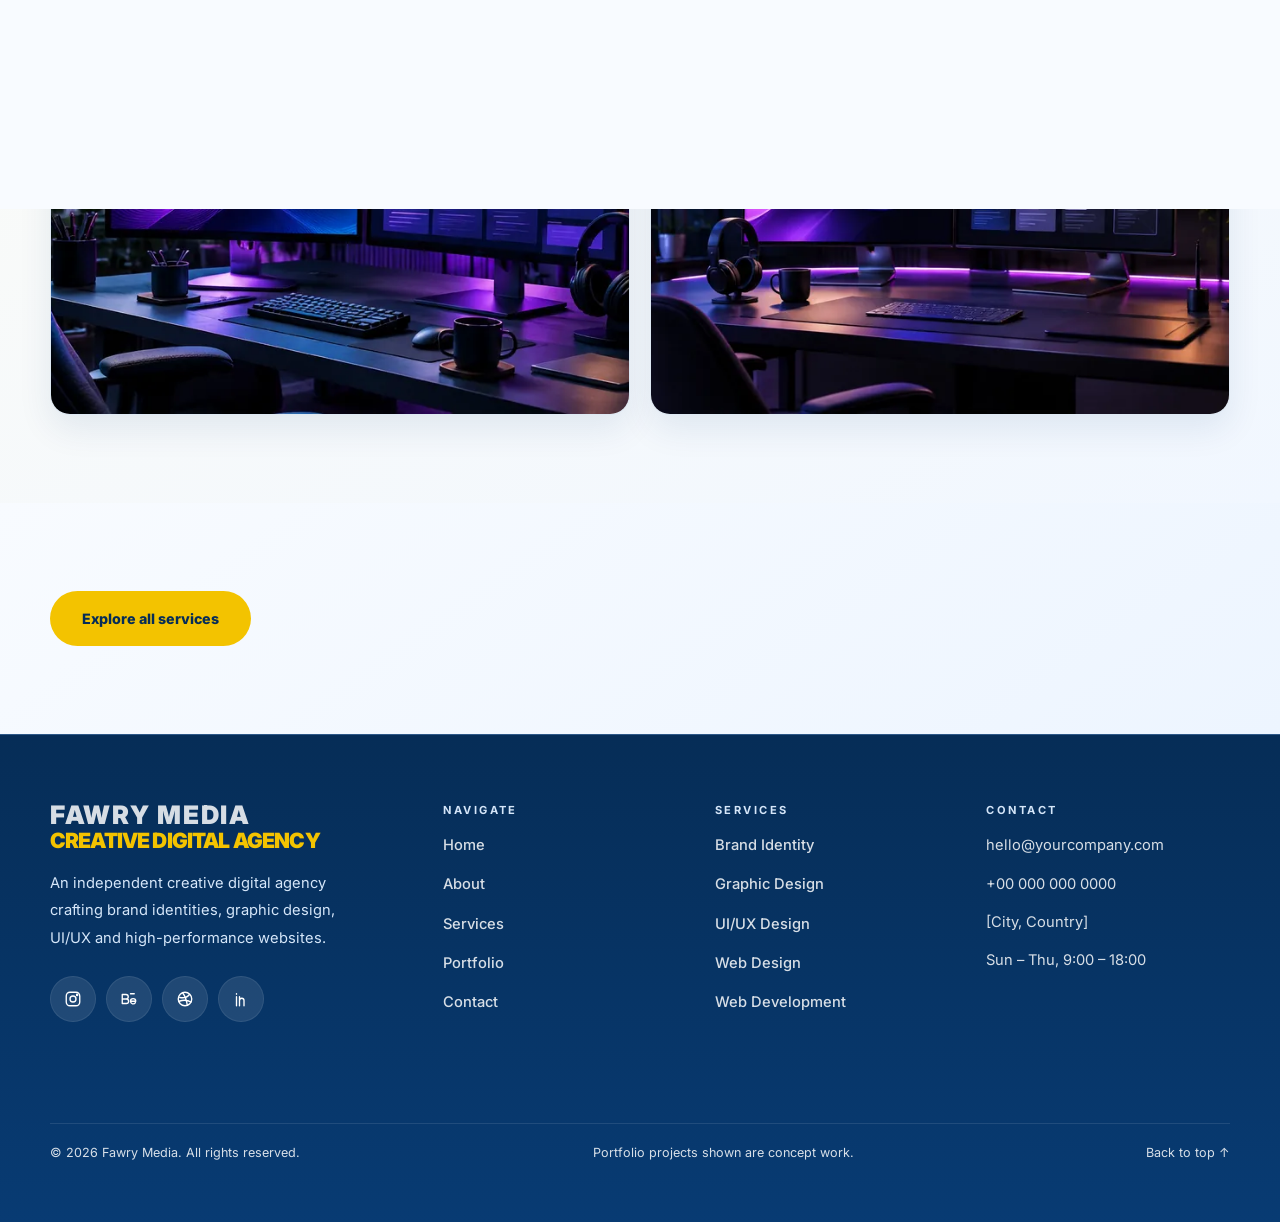
<file: service-graphic.html>
<!DOCTYPE html>

<html dir="ltr" lang="en">
<head>
<meta charset="utf-8"/>
<meta content="width=device-width, initial-scale=1" name="viewport"/>
<title>Graphic Design — Fawry Media</title>
<meta content="Brand identity, logo, social media, advertising, print, company profiles, UI/UX design — plus corporate, landing page, portfolio, e-commerce and custom front-end development." name="description"/>
<meta content="website" property="og:type"/>
<meta content="Services — Fawry Media" property="og:title"/>
<meta content="Fourteen services across Creative Design and Web Development." property="og:description"/>
<meta content="assets/images/og-cover.svg" property="og:image"/>
<meta content="#064b91" name="theme-color"/>
<link href="data:image/svg+xml,%3Csvg xmlns='http://www.w3.org/2000/svg' viewBox='0 0 40 40'%3E%3Ccircle cx='20' cy='20' r='17' fill='none' stroke='%238B5CF6' stroke-width='2.5'/%3E%3Cpath d='M20 11 29 20 20 29 11 20Z' fill='white'/%3E%3C/svg%3E" rel="icon"/>
<link href="https://fonts.googleapis.com" rel="preconnect"/>
<link crossorigin="" href="https://fonts.gstatic.com" rel="preconnect"/>

<link href="css/style.css" rel="stylesheet"/>
<script src="js/arabic.js"></script>
<link rel="preconnect" href="https://fonts.googleapis.com" />
<link rel="preconnect" href="https://fonts.gstatic.com" crossorigin />


<link href="https://fonts.googleapis.com/css2?family=Cairo:wght@400;500;600;700;800&amp;family=Inter:wght@400;500;600;700;800&amp;display=swap" rel="stylesheet" />
</head>
<body class="agency-visuals" data-page="services" style="--agency-page-photo:url('assets/images/branding-4.webp')">
<a class="skip-link" data-ar="انتقل إلى المحتوى" data-en="Skip to content" href="#main">Skip to content</a>
<div aria-hidden="true" class="progress"><span></span></div>
<div aria-hidden="true" class="cursor"><div class="cursor__dot"></div><div class="cursor__ring"><span class="cursor__label"></span></div></div>
<header class="header" id="header">
<div class="container header__inner">
<a aria-label="Home" class="logo" data-ar-aria-label="الرئيسية" data-en-aria-label="Home" href="index.html">
<svg aria-hidden="true" class="logo__mark" viewbox="0 0 40 40"><defs><lineargradient id="logoGrad" x1="0" x2="1" y1="0" y2="1"><stop offset="0" stop-color="#0756a7"></stop><stop offset="1" stop-color="#ffd400"></stop></lineargradient></defs><circle class="logo__ring" cx="20" cy="20" r="17"></circle><path class="logo__core" d="M20 11 29 20 20 29 11 20Z"></path></svg>
<span class="logo__text"><span data-site="name">Fawry Media</span><small data-ar="التصميم والتطوير" data-en="Design &amp; Development">Design &amp; Development</small></span>
</a>
<nav aria-label="Primary" class="nav">
<ul class="nav__list">
<li><a class="nav__link" data-ar="الرئيسية" data-en="Home" data-page-link="home" href="index.html">Home</a></li>
<li><a class="nav__link" data-ar="من نحن" data-en="About" data-page-link="about" href="about.html">About</a></li>
<li><a class="nav__link" data-ar="الخدمات" data-en="Services" data-page-link="services" href="services.html">Services</a></li>
<li><a class="nav__link" data-ar="أعمالنا" data-en="Portfolio" data-page-link="portfolio" href="portfolio.html">Portfolio</a></li>
<li><a class="nav__link" data-ar="تواصل معنا" data-en="Contact" data-page-link="contact" href="contact.html">Contact</a></li>
</ul>
</nav>
<div class="header__actions">
<a class="btn btn--primary header__cta" data-ar="لنتحدث" data-en="Let's Talk" data-magnetic="0.25" href="contact.html">Let's Talk</a>
<button aria-controls="mobile-nav" aria-expanded="false" aria-label="Open menu" class="burger" type="button"><span class="burger__box"><span></span><span></span><span></span></span></button>
</div>
</div>
</header>
<nav aria-hidden="true" aria-label="Mobile" class="mobile-nav" id="mobile-nav">
<ul class="mobile-nav__list">
<li><a class="mobile-nav__link" data-page-link="home" href="index.html"><span class="mobile-nav__num">01</span><span data-ar="الرئيسية" data-en="Home">Home</span></a></li>
<li><a class="mobile-nav__link" data-page-link="about" href="about.html"><span class="mobile-nav__num">02</span><span data-ar="من نحن" data-en="About">About</span></a></li>
<li><a class="mobile-nav__link" data-page-link="services" href="services.html"><span class="mobile-nav__num">03</span><span data-ar="الخدمات" data-en="Services">Services</span></a></li>
<li><a class="mobile-nav__link" data-page-link="portfolio" href="portfolio.html"><span class="mobile-nav__num">04</span><span data-ar="أعمالنا" data-en="Portfolio">Portfolio</span></a></li>
<li><a class="mobile-nav__link" data-page-link="contact" href="contact.html"><span class="mobile-nav__num">06</span><span data-ar="لنتحدث" data-en="Let's Talk">Let's Talk</span></a></li>
</ul>
<div class="mobile-nav__footer"><a data-site="email" href="mailto:hello@yourcompany.com">hello@yourcompany.com</a><span data-ar="[المدينة، الدولة]" data-en="[City, Country]" data-site="location">[City, Country]</span></div>
</nav>
<main id="main"><section class="page-hero"><div class="container"><p class="eyebrow" data-ar="خدماتنا" data-en="Our Services">Our Services</p><h1 class="display h1 page-hero__title" data-ar="تصميم الجرافيك" data-en="Graphic Design">Graphic Design</h1><div class="page-hero__row"><p class="lead" data-ar="نصمم مواد بصرية إبداعية للحملات ووسائل التواصل والتسويق والمطبوعات بما يناسب علامتك." data-en="Creative visual assets for campaigns, social media, marketing and print, tailored to your brand.">Creative visual assets for campaigns, social media, marketing and print, tailored to your brand.</p></div></div></section><section aria-labelledby="detail-about" class="section"><div class="container"><p class="eyebrow" data-ar="عن الخدمة" data-en="About this service">About this service</p><h2 class="display h2" data-ar="تصميم الجرافيك" data-en="Graphic Design" id="detail-about">Graphic Design</h2><p class="lead" data-ar="نصمم مواد بصرية إبداعية للحملات ووسائل التواصل والتسويق والمطبوعات بما يناسب علامتك." data-en="Creative visual assets for campaigns, social media, marketing and print, tailored to your brand.">Creative visual assets for campaigns, social media, marketing and print, tailored to your brand.</p><div class="service-detail__goals"><article><h3 data-ar="تصاميم السوشيال ميديا" data-en="Social media designs">Social media designs</h3></article><article><h3 data-ar="الحملات التسويقية" data-en="Marketing campaigns">Marketing campaigns</h3></article><article><h3 data-ar="المطبوعات والمواد الدعائية" data-en="Print &amp; promotional materials">Print &amp; promotional materials</h3></article></div></div></section><section aria-labelledby="detail-gallery" class="section section--alt"><div class="container"><p class="eyebrow" data-ar="نماذج من أعمال الخدمة" data-en="Work samples">Work samples</p><h2 class="display h2" data-ar="نماذج بالصور" data-en="Visual examples" id="detail-gallery">Visual examples</h2><div class="service-detail__gallery"><figure><img alt="Graphic Design — example 1" loading="lazy" src="assets/images/studio-1.webp"/></figure><figure><img alt="Graphic Design — example 2" loading="lazy" src="assets/images/studio-2.webp"/></figure><figure><img alt="Graphic Design — example 3" loading="lazy" src="assets/images/studio-3.webp"/></figure><figure><img alt="Graphic Design — example 4" loading="lazy" src="assets/images/studio-4.webp"/></figure></div></div></section><section class="section"><div class="container"><a class="btn btn--primary" data-ar="تصفح جميع الخدمات" data-en="Explore all services" href="services.html">Explore all services</a></div></section></main>
<footer class="footer">
<div class="container">
<div class="footer__top">
<div class="footer__brand">
<a aria-label="Home" class="logo" data-ar-aria-label="الرئيسية" data-en-aria-label="Home" href="index.html"><svg aria-hidden="true" class="logo__mark" viewbox="0 0 40 40"><circle class="logo__ring" cx="20" cy="20" r="17"></circle><path class="logo__core" d="M20 11 29 20 20 29 11 20Z"></path></svg><span class="logo__text"><span data-site="name">Fawry Media</span><small data-ar="وكالة رقمية إبداعية" data-en="Creative Digital Agency">Creative Digital Agency</small></span></a>
<p data-ar="وكالة رقمية مستقلة متخصصة في الهوية البصرية والجرافيك وتجربة المستخدم وتطوير المواقع عالية الأداء." data-en="An independent creative digital agency crafting brand identities, graphic design, UI/UX and high-performance websites.">An independent creative digital agency crafting brand identities, graphic design, UI/UX and high-performance websites.</p>
<div aria-label="Social media" class="footer__social">
<a aria-label="Instagram" data-site="social.instagram" href="#"><svg fill="none" stroke="currentColor" stroke-linecap="round" stroke-linejoin="round" stroke-width="1.8" viewbox="0 0 24 24"><rect height="18" rx="5" width="18" x="3" y="3"></rect><circle cx="12" cy="12" r="4"></circle><circle cx="17.5" cy="6.5" fill="currentColor" r=".8"></circle></svg></a>
<a aria-label="Behance" data-site="social.behance" href="#"><svg fill="none" stroke="currentColor" stroke-linecap="round" stroke-linejoin="round" stroke-width="1.8" viewbox="0 0 24 24"><path d="M3 6h5a3 3 0 0 1 0 6H3zM3 12h5.5a3 3 0 0 1 0 6H3zM14 5h5M14 15h7a3.5 3.5 0 1 0-7 0 3.5 3.5 0 0 0 6.5 1.8"></path></svg></a>
<a aria-label="Dribbble" data-site="social.dribbble" href="#"><svg fill="none" stroke="currentColor" stroke-linecap="round" stroke-linejoin="round" stroke-width="1.8" viewbox="0 0 24 24"><circle cx="12" cy="12" r="9"></circle><path d="M5 10c6 1 10 0 13-4M4 15c6-2 11-2 16 1M9 4c3 4 5 9 6 16"></path></svg></a>
<a aria-label="LinkedIn" data-site="social.linkedin" href="#"><svg fill="none" stroke="currentColor" stroke-linecap="round" stroke-linejoin="round" stroke-width="1.8" viewbox="0 0 24 24"><path d="M6 9v12M6 5v.5M10 21v-7a3 3 0 0 1 6 0v7M10 9v12"></path></svg></a>
</div>
</div>
<div class="footer__col"><h4 data-ar="تصفح" data-en="Navigate">Navigate</h4><ul class="footer__list"><li><a data-ar="الرئيسية" data-en="Home" href="index.html">Home</a></li><li><a data-ar="من نحن" data-en="About" href="about.html">About</a></li><li><a data-ar="الخدمات" data-en="Services" href="services.html">Services</a></li><li><a data-ar="أعمالنا" data-en="Portfolio" href="portfolio.html">Portfolio</a></li><li><a data-ar="تواصل معنا" data-en="Contact" href="contact.html">Contact</a></li></ul></div>
<div class="footer__col"><h4 data-ar="الخدمات" data-en="Services">Services</h4><ul class="footer__list"><li><a data-ar="الهوية البصرية" data-en="Brand Identity" href="services.html#design">Brand Identity</a></li><li><a data-ar="تصميم الجرافيك" data-en="Graphic Design" href="services.html#design">Graphic Design</a></li><li><a data-ar="تصميم تجربة وواجهة المستخدم" data-en="UI/UX Design" href="services.html#design">UI/UX Design</a></li><li><a data-ar="تصميم المواقع" data-en="Web Design" href="services.html#development">Web Design</a></li><li><a data-ar="تطوير المواقع" data-en="Web Development" href="services.html#development">Web Development</a></li></ul></div>
<div class="footer__col"><h4 data-ar="تواصل معنا" data-en="Contact">Contact</h4><address class="footer__contact"><a data-site="email" href="mailto:hello@yourcompany.com">hello@yourcompany.com</a><a data-site="phone" href="tel:+000000000000">+00 000 000 0000</a><span data-ar="[المدينة، الدولة]" data-en="[City, Country]" data-site="location">[City, Country]</span><span data-ar="الأحد – الخميس، 9:00 – 18:00" data-en="Sun – Thu, 9:00 – 18:00" data-site="hours">Sun – Thu, 9:00 – 18:00</span></address></div>
</div>
<div aria-hidden="true" class="footer__wordmark" data-site="name">Fawry Media</div>
<div class="footer__bottom"><span>© <span data-year="">2026</span> <span data-site="name">Fawry Media</span><span data-ar=". جميع الحقوق محفوظة." data-en=". All rights reserved.">. All rights reserved.</span></span><span data-ar="المشاريع المعروضة نماذج تصورية." data-en="Portfolio projects shown are concept work.">Portfolio projects shown are concept work.</span><a data-ar="العودة للأعلى ↑" data-en="Back to top ↑" href="#main">Back to top ↑</a></div>
</div>
</footer>
<button aria-label="Back to top" class="to-top" type="button"><svg aria-hidden="true" fill="none" stroke="currentColor" stroke-linecap="round" stroke-linejoin="round" stroke-width="2" viewbox="0 0 24 24"><path d="M12 19V5m-6 6 6-6 6 6"></path></svg></button>
<div aria-hidden="true" class="page-transition"></div>
<script defer="" src="js/projects-data.js"></script>
<script defer="" src="js/main.js"></script>
<script defer="" src="js/animations.js"></script>
<script defer src="js/studio-motion.js"></script>
</body>
</html>
</file>
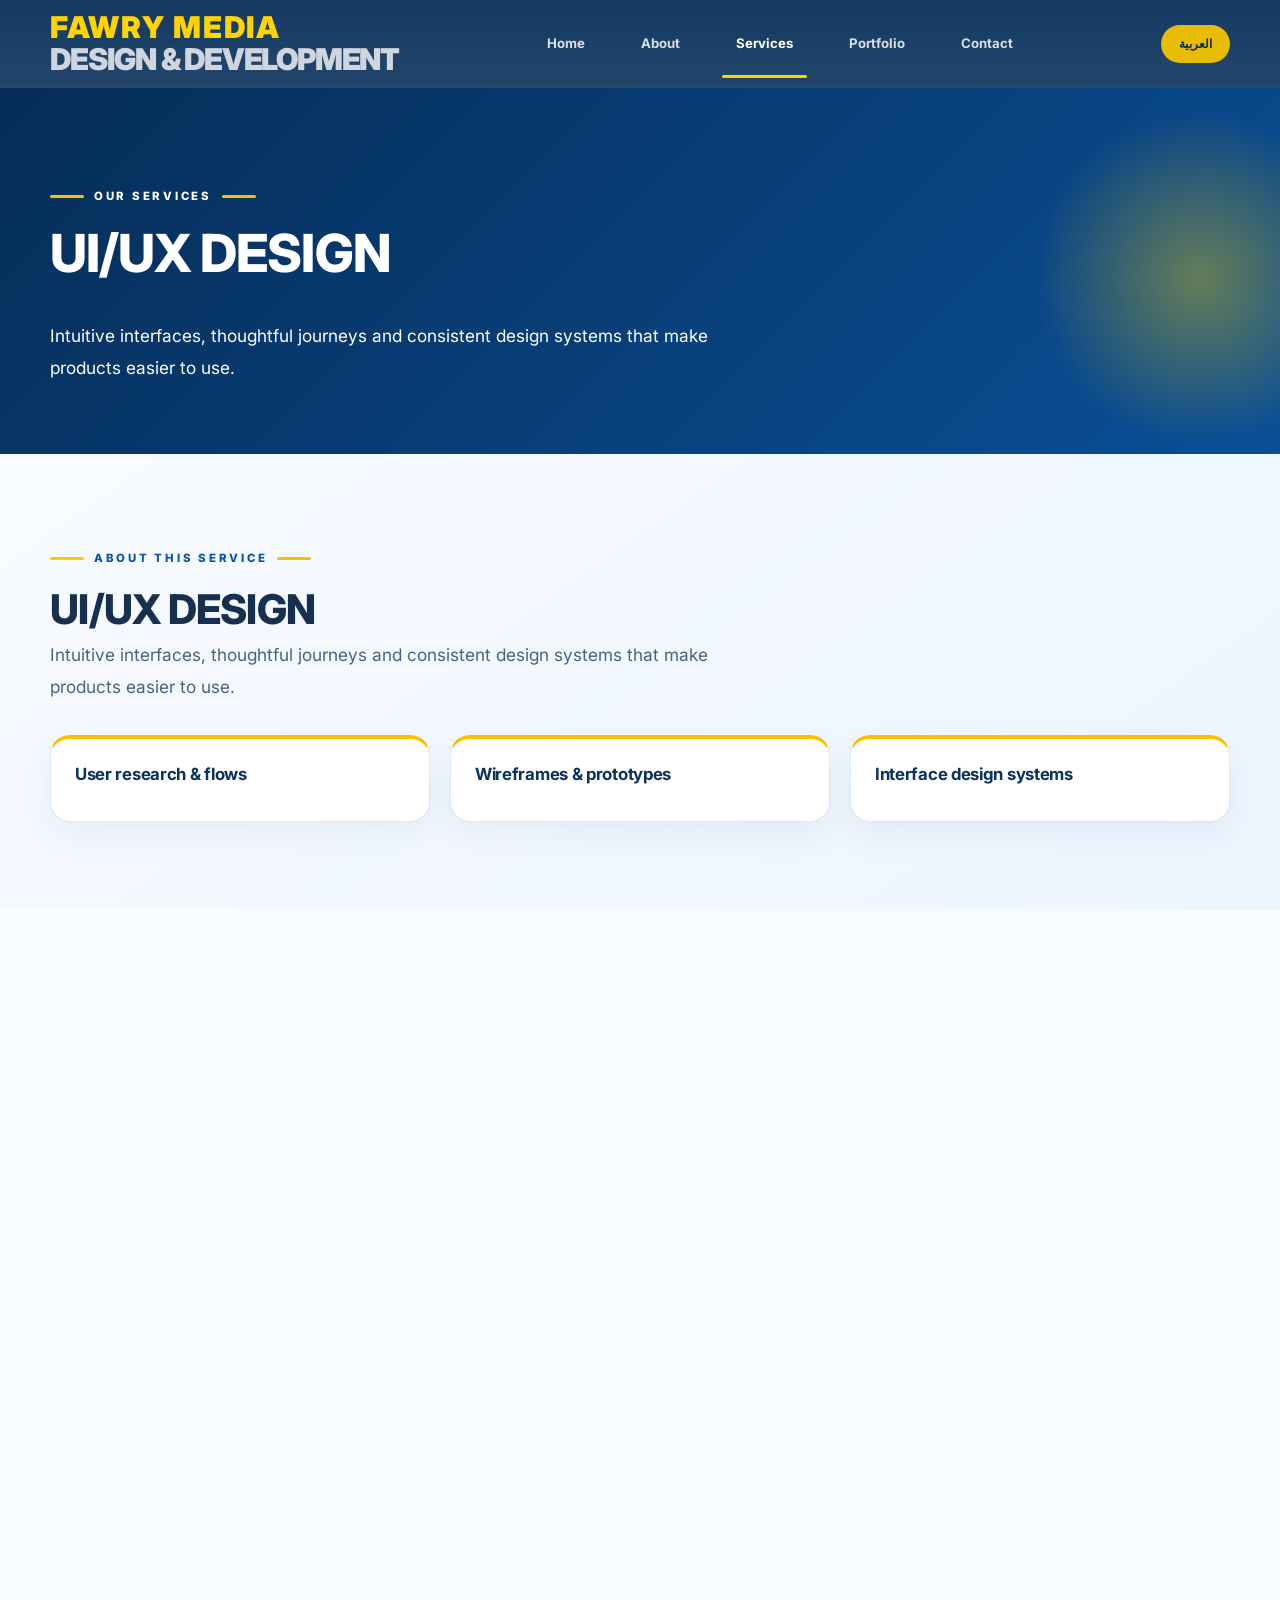
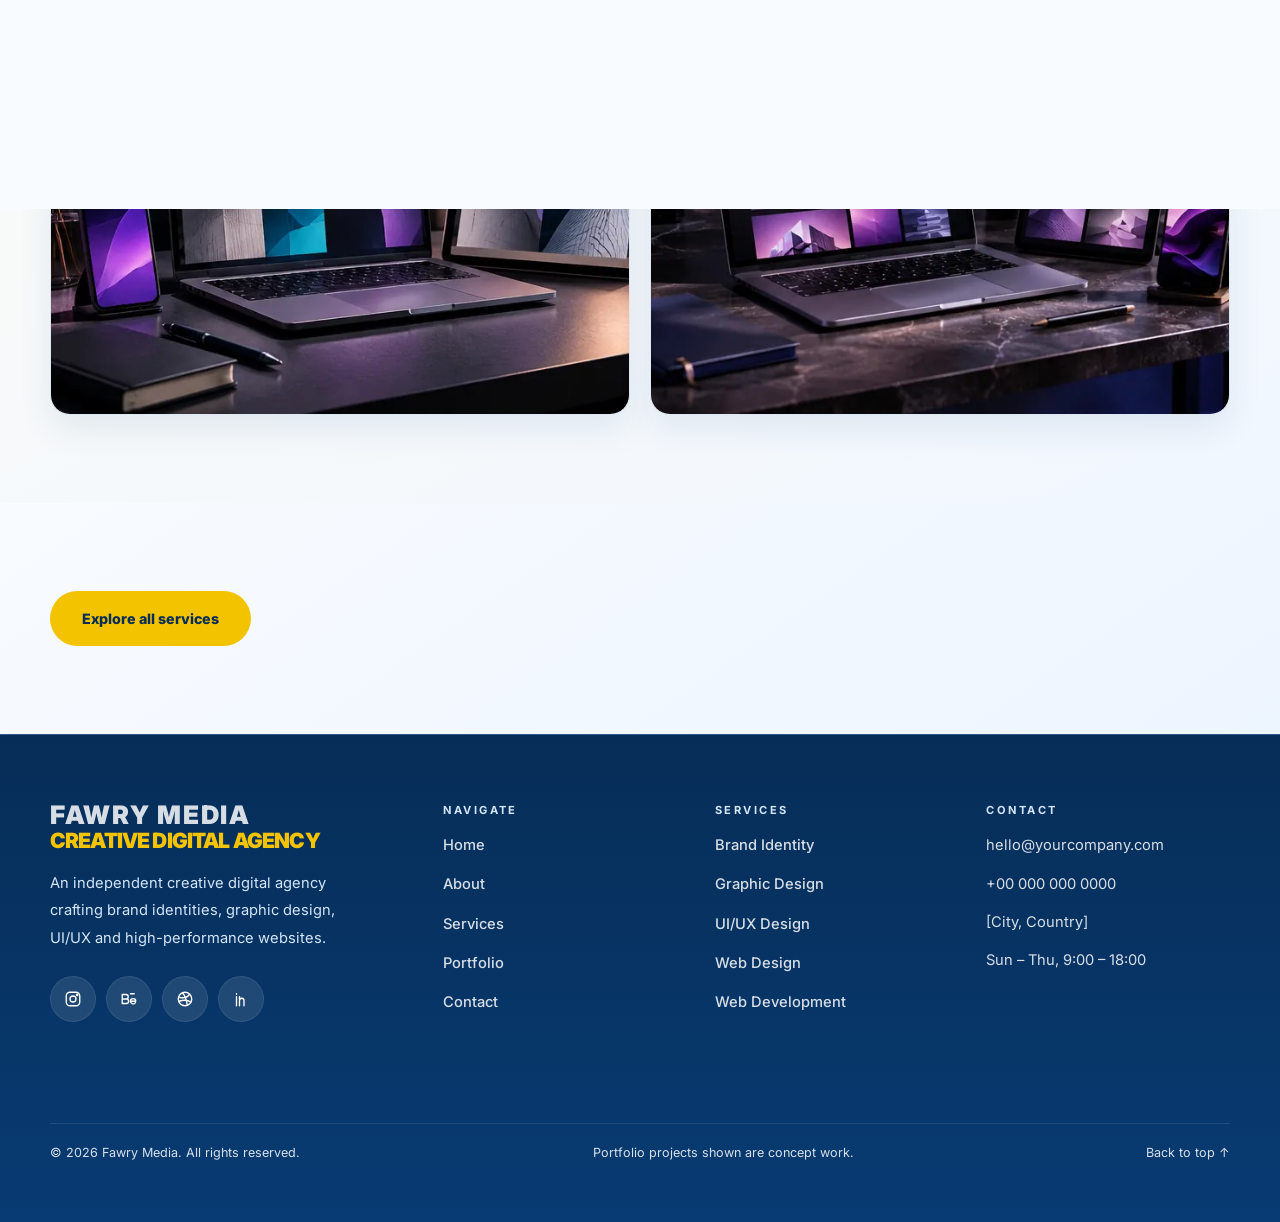
<file: service-uiux.html>
<!DOCTYPE html>

<html dir="ltr" lang="en">
<head>
<meta charset="utf-8"/>
<meta content="width=device-width, initial-scale=1" name="viewport"/>
<title>UI/UX Design — Fawry Media</title>
<meta content="Brand identity, logo, social media, advertising, print, company profiles, UI/UX design — plus corporate, landing page, portfolio, e-commerce and custom front-end development." name="description"/>
<meta content="website" property="og:type"/>
<meta content="Services — Fawry Media" property="og:title"/>
<meta content="Fourteen services across Creative Design and Web Development." property="og:description"/>
<meta content="assets/images/og-cover.svg" property="og:image"/>
<meta content="#064b91" name="theme-color"/>
<link href="data:image/svg+xml,%3Csvg xmlns='http://www.w3.org/2000/svg' viewBox='0 0 40 40'%3E%3Ccircle cx='20' cy='20' r='17' fill='none' stroke='%238B5CF6' stroke-width='2.5'/%3E%3Cpath d='M20 11 29 20 20 29 11 20Z' fill='white'/%3E%3C/svg%3E" rel="icon"/>
<link href="https://fonts.googleapis.com" rel="preconnect"/>
<link crossorigin="" href="https://fonts.gstatic.com" rel="preconnect"/>

<link href="css/style.css" rel="stylesheet"/>
<script src="js/arabic.js"></script>
<link rel="preconnect" href="https://fonts.googleapis.com" />
<link rel="preconnect" href="https://fonts.gstatic.com" crossorigin />


<link href="https://fonts.googleapis.com/css2?family=Cairo:wght@400;500;600;700;800&amp;family=Inter:wght@400;500;600;700;800&amp;display=swap" rel="stylesheet" />
</head>
<body class="agency-visuals" data-page="services" style="--agency-page-photo:url('assets/images/branding-4.webp')">
<a class="skip-link" data-ar="انتقل إلى المحتوى" data-en="Skip to content" href="#main">Skip to content</a>
<div aria-hidden="true" class="progress"><span></span></div>
<div aria-hidden="true" class="cursor"><div class="cursor__dot"></div><div class="cursor__ring"><span class="cursor__label"></span></div></div>
<header class="header" id="header">
<div class="container header__inner">
<a aria-label="Home" class="logo" data-ar-aria-label="الرئيسية" data-en-aria-label="Home" href="index.html">
<svg aria-hidden="true" class="logo__mark" viewbox="0 0 40 40"><defs><lineargradient id="logoGrad" x1="0" x2="1" y1="0" y2="1"><stop offset="0" stop-color="#0756a7"></stop><stop offset="1" stop-color="#ffd400"></stop></lineargradient></defs><circle class="logo__ring" cx="20" cy="20" r="17"></circle><path class="logo__core" d="M20 11 29 20 20 29 11 20Z"></path></svg>
<span class="logo__text"><span data-site="name">Fawry Media</span><small data-ar="التصميم والتطوير" data-en="Design &amp; Development">Design &amp; Development</small></span>
</a>
<nav aria-label="Primary" class="nav">
<ul class="nav__list">
<li><a class="nav__link" data-ar="الرئيسية" data-en="Home" data-page-link="home" href="index.html">Home</a></li>
<li><a class="nav__link" data-ar="من نحن" data-en="About" data-page-link="about" href="about.html">About</a></li>
<li><a class="nav__link" data-ar="الخدمات" data-en="Services" data-page-link="services" href="services.html">Services</a></li>
<li><a class="nav__link" data-ar="أعمالنا" data-en="Portfolio" data-page-link="portfolio" href="portfolio.html">Portfolio</a></li>
<li><a class="nav__link" data-ar="تواصل معنا" data-en="Contact" data-page-link="contact" href="contact.html">Contact</a></li>
</ul>
</nav>
<div class="header__actions">
<a class="btn btn--primary header__cta" data-ar="لنتحدث" data-en="Let's Talk" data-magnetic="0.25" href="contact.html">Let's Talk</a>
<button aria-controls="mobile-nav" aria-expanded="false" aria-label="Open menu" class="burger" type="button"><span class="burger__box"><span></span><span></span><span></span></span></button>
</div>
</div>
</header>
<nav aria-hidden="true" aria-label="Mobile" class="mobile-nav" id="mobile-nav">
<ul class="mobile-nav__list">
<li><a class="mobile-nav__link" data-page-link="home" href="index.html"><span class="mobile-nav__num">01</span><span data-ar="الرئيسية" data-en="Home">Home</span></a></li>
<li><a class="mobile-nav__link" data-page-link="about" href="about.html"><span class="mobile-nav__num">02</span><span data-ar="من نحن" data-en="About">About</span></a></li>
<li><a class="mobile-nav__link" data-page-link="services" href="services.html"><span class="mobile-nav__num">03</span><span data-ar="الخدمات" data-en="Services">Services</span></a></li>
<li><a class="mobile-nav__link" data-page-link="portfolio" href="portfolio.html"><span class="mobile-nav__num">04</span><span data-ar="أعمالنا" data-en="Portfolio">Portfolio</span></a></li>
<li><a class="mobile-nav__link" data-page-link="contact" href="contact.html"><span class="mobile-nav__num">06</span><span data-ar="لنتحدث" data-en="Let's Talk">Let's Talk</span></a></li>
</ul>
<div class="mobile-nav__footer"><a data-site="email" href="mailto:hello@yourcompany.com">hello@yourcompany.com</a><span data-ar="[المدينة، الدولة]" data-en="[City, Country]" data-site="location">[City, Country]</span></div>
</nav>
<main id="main"><section class="page-hero"><div class="container"><p class="eyebrow" data-ar="خدماتنا" data-en="Our Services">Our Services</p><h1 class="display h1 page-hero__title" data-ar="تصميم تجربة وواجهة المستخدم" data-en="UI/UX Design">UI/UX Design</h1><div class="page-hero__row"><p class="lead" data-ar="نصمم واجهات وتجارب استخدام واضحة وسلسة تجعل المنتجات الرقمية أسهل وأكثر فاعلية." data-en="Intuitive interfaces, thoughtful journeys and consistent design systems that make products easier to use.">Intuitive interfaces, thoughtful journeys and consistent design systems that make products easier to use.</p></div></div></section><section aria-labelledby="detail-about" class="section"><div class="container"><p class="eyebrow" data-ar="عن الخدمة" data-en="About this service">About this service</p><h2 class="display h2" data-ar="تصميم تجربة وواجهة المستخدم" data-en="UI/UX Design" id="detail-about">UI/UX Design</h2><p class="lead" data-ar="نصمم واجهات وتجارب استخدام واضحة وسلسة تجعل المنتجات الرقمية أسهل وأكثر فاعلية." data-en="Intuitive interfaces, thoughtful journeys and consistent design systems that make products easier to use.">Intuitive interfaces, thoughtful journeys and consistent design systems that make products easier to use.</p><div class="service-detail__goals"><article><h3 data-ar="بحث المستخدم ومسارات الاستخدام" data-en="User research &amp; flows">User research &amp; flows</h3></article><article><h3 data-ar="المخططات والنماذج الأولية" data-en="Wireframes &amp; prototypes">Wireframes &amp; prototypes</h3></article><article><h3 data-ar="أنظمة تصميم الواجهات" data-en="Interface design systems">Interface design systems</h3></article></div></div></section><section aria-labelledby="detail-gallery" class="section section--alt"><div class="container"><p class="eyebrow" data-ar="نماذج من أعمال الخدمة" data-en="Work samples">Work samples</p><h2 class="display h2" data-ar="نماذج بالصور" data-en="Visual examples" id="detail-gallery">Visual examples</h2><div class="service-detail__gallery"><figure><img alt="UI/UX Design — example 1" loading="lazy" src="assets/images/responsive-1.webp"/></figure><figure><img alt="UI/UX Design — example 2" loading="lazy" src="assets/images/responsive-2.webp"/></figure><figure><img alt="UI/UX Design — example 3" loading="lazy" src="assets/images/responsive-3.webp"/></figure><figure><img alt="UI/UX Design — example 4" loading="lazy" src="assets/images/responsive-4.webp"/></figure></div></div></section><section class="section"><div class="container"><a class="btn btn--primary" data-ar="تصفح جميع الخدمات" data-en="Explore all services" href="services.html">Explore all services</a></div></section></main>
<footer class="footer">
<div class="container">
<div class="footer__top">
<div class="footer__brand">
<a aria-label="Home" class="logo" data-ar-aria-label="الرئيسية" data-en-aria-label="Home" href="index.html"><svg aria-hidden="true" class="logo__mark" viewbox="0 0 40 40"><circle class="logo__ring" cx="20" cy="20" r="17"></circle><path class="logo__core" d="M20 11 29 20 20 29 11 20Z"></path></svg><span class="logo__text"><span data-site="name">Fawry Media</span><small data-ar="وكالة رقمية إبداعية" data-en="Creative Digital Agency">Creative Digital Agency</small></span></a>
<p data-ar="وكالة رقمية مستقلة متخصصة في الهوية البصرية والجرافيك وتجربة المستخدم وتطوير المواقع عالية الأداء." data-en="An independent creative digital agency crafting brand identities, graphic design, UI/UX and high-performance websites.">An independent creative digital agency crafting brand identities, graphic design, UI/UX and high-performance websites.</p>
<div aria-label="Social media" class="footer__social">
<a aria-label="Instagram" data-site="social.instagram" href="#"><svg fill="none" stroke="currentColor" stroke-linecap="round" stroke-linejoin="round" stroke-width="1.8" viewbox="0 0 24 24"><rect height="18" rx="5" width="18" x="3" y="3"></rect><circle cx="12" cy="12" r="4"></circle><circle cx="17.5" cy="6.5" fill="currentColor" r=".8"></circle></svg></a>
<a aria-label="Behance" data-site="social.behance" href="#"><svg fill="none" stroke="currentColor" stroke-linecap="round" stroke-linejoin="round" stroke-width="1.8" viewbox="0 0 24 24"><path d="M3 6h5a3 3 0 0 1 0 6H3zM3 12h5.5a3 3 0 0 1 0 6H3zM14 5h5M14 15h7a3.5 3.5 0 1 0-7 0 3.5 3.5 0 0 0 6.5 1.8"></path></svg></a>
<a aria-label="Dribbble" data-site="social.dribbble" href="#"><svg fill="none" stroke="currentColor" stroke-linecap="round" stroke-linejoin="round" stroke-width="1.8" viewbox="0 0 24 24"><circle cx="12" cy="12" r="9"></circle><path d="M5 10c6 1 10 0 13-4M4 15c6-2 11-2 16 1M9 4c3 4 5 9 6 16"></path></svg></a>
<a aria-label="LinkedIn" data-site="social.linkedin" href="#"><svg fill="none" stroke="currentColor" stroke-linecap="round" stroke-linejoin="round" stroke-width="1.8" viewbox="0 0 24 24"><path d="M6 9v12M6 5v.5M10 21v-7a3 3 0 0 1 6 0v7M10 9v12"></path></svg></a>
</div>
</div>
<div class="footer__col"><h4 data-ar="تصفح" data-en="Navigate">Navigate</h4><ul class="footer__list"><li><a data-ar="الرئيسية" data-en="Home" href="index.html">Home</a></li><li><a data-ar="من نحن" data-en="About" href="about.html">About</a></li><li><a data-ar="الخدمات" data-en="Services" href="services.html">Services</a></li><li><a data-ar="أعمالنا" data-en="Portfolio" href="portfolio.html">Portfolio</a></li><li><a data-ar="تواصل معنا" data-en="Contact" href="contact.html">Contact</a></li></ul></div>
<div class="footer__col"><h4 data-ar="الخدمات" data-en="Services">Services</h4><ul class="footer__list"><li><a data-ar="الهوية البصرية" data-en="Brand Identity" href="services.html#design">Brand Identity</a></li><li><a data-ar="تصميم الجرافيك" data-en="Graphic Design" href="services.html#design">Graphic Design</a></li><li><a data-ar="تصميم تجربة وواجهة المستخدم" data-en="UI/UX Design" href="services.html#design">UI/UX Design</a></li><li><a data-ar="تصميم المواقع" data-en="Web Design" href="services.html#development">Web Design</a></li><li><a data-ar="تطوير المواقع" data-en="Web Development" href="services.html#development">Web Development</a></li></ul></div>
<div class="footer__col"><h4 data-ar="تواصل معنا" data-en="Contact">Contact</h4><address class="footer__contact"><a data-site="email" href="mailto:hello@yourcompany.com">hello@yourcompany.com</a><a data-site="phone" href="tel:+000000000000">+00 000 000 0000</a><span data-ar="[المدينة، الدولة]" data-en="[City, Country]" data-site="location">[City, Country]</span><span data-ar="الأحد – الخميس، 9:00 – 18:00" data-en="Sun – Thu, 9:00 – 18:00" data-site="hours">Sun – Thu, 9:00 – 18:00</span></address></div>
</div>
<div aria-hidden="true" class="footer__wordmark" data-site="name">Fawry Media</div>
<div class="footer__bottom"><span>© <span data-year="">2026</span> <span data-site="name">Fawry Media</span><span data-ar=". جميع الحقوق محفوظة." data-en=". All rights reserved.">. All rights reserved.</span></span><span data-ar="المشاريع المعروضة نماذج تصورية." data-en="Portfolio projects shown are concept work.">Portfolio projects shown are concept work.</span><a data-ar="العودة للأعلى ↑" data-en="Back to top ↑" href="#main">Back to top ↑</a></div>
</div>
</footer>
<button aria-label="Back to top" class="to-top" type="button"><svg aria-hidden="true" fill="none" stroke="currentColor" stroke-linecap="round" stroke-linejoin="round" stroke-width="2" viewbox="0 0 24 24"><path d="M12 19V5m-6 6 6-6 6 6"></path></svg></button>
<div aria-hidden="true" class="page-transition"></div>
<script defer="" src="js/projects-data.js"></script>
<script defer="" src="js/main.js"></script>
<script defer="" src="js/animations.js"></script>
<script defer src="js/studio-motion.js"></script>
</body>
</html>
</file>
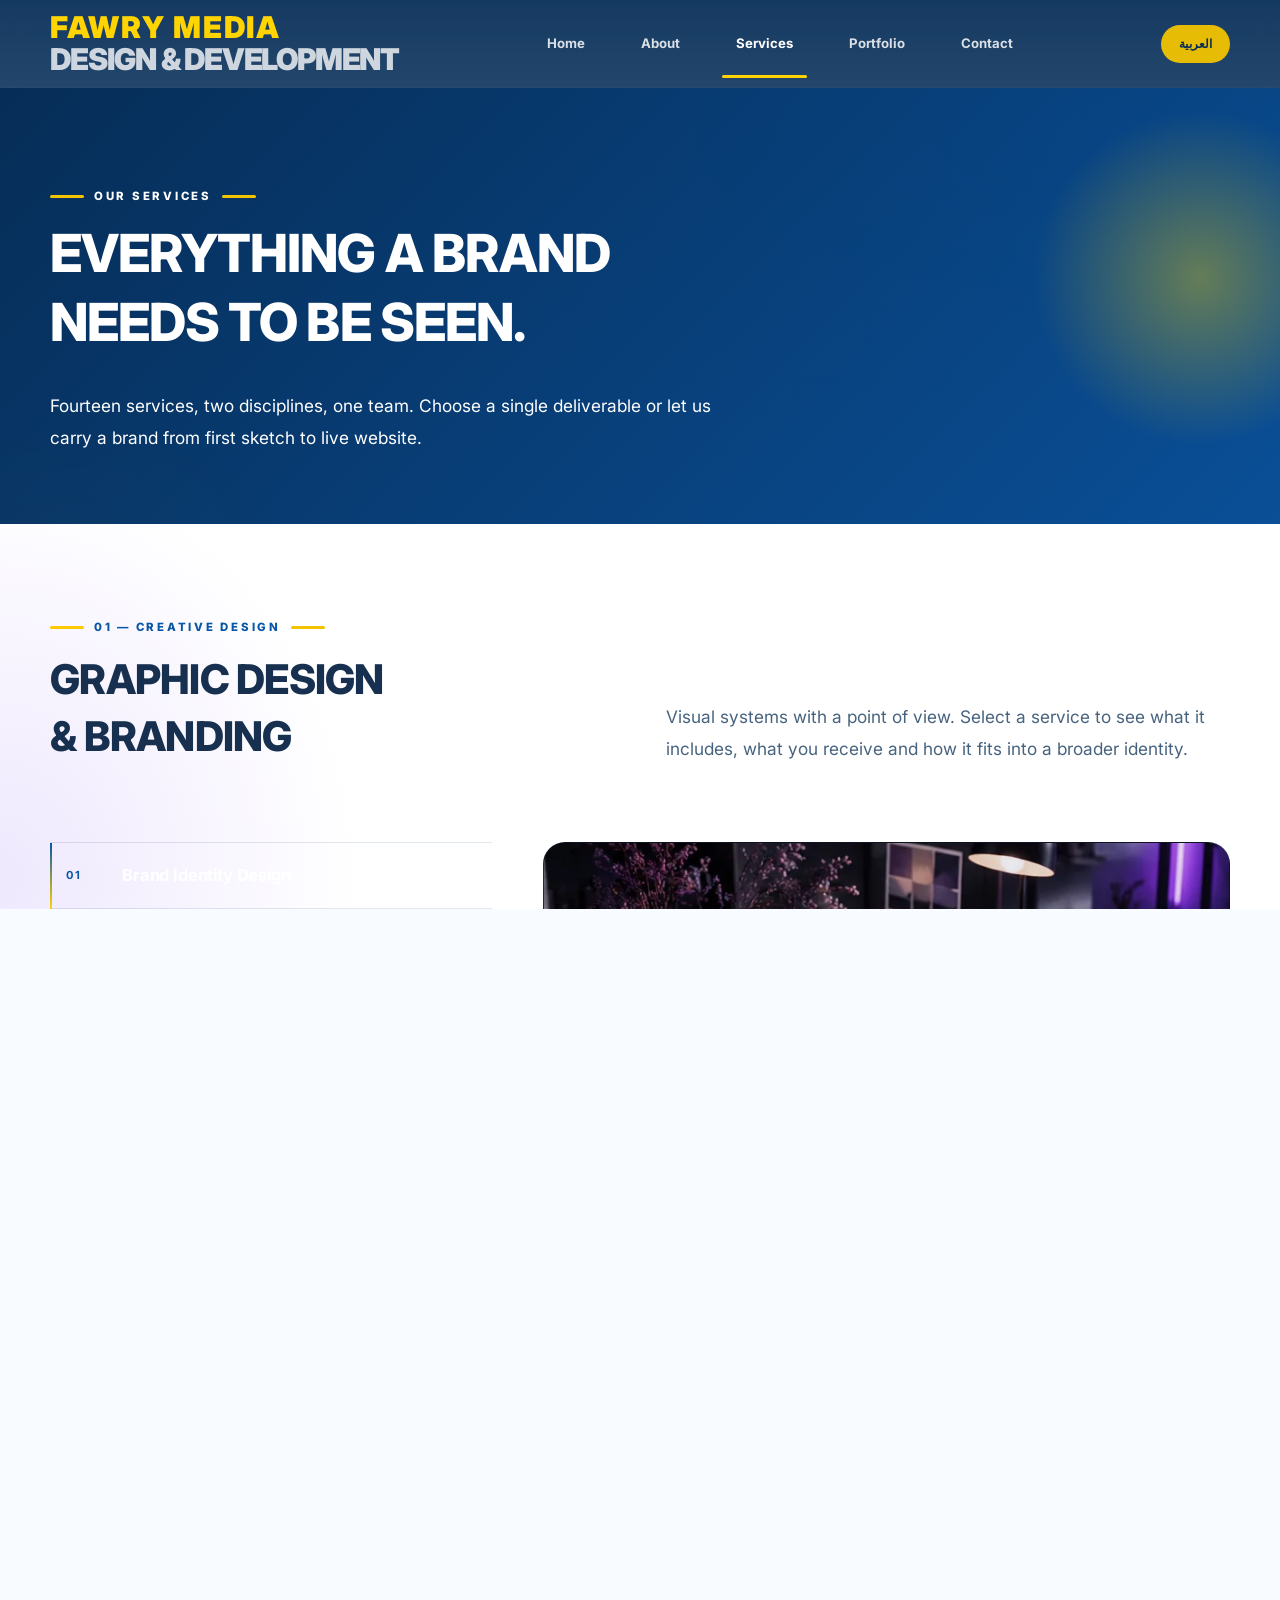
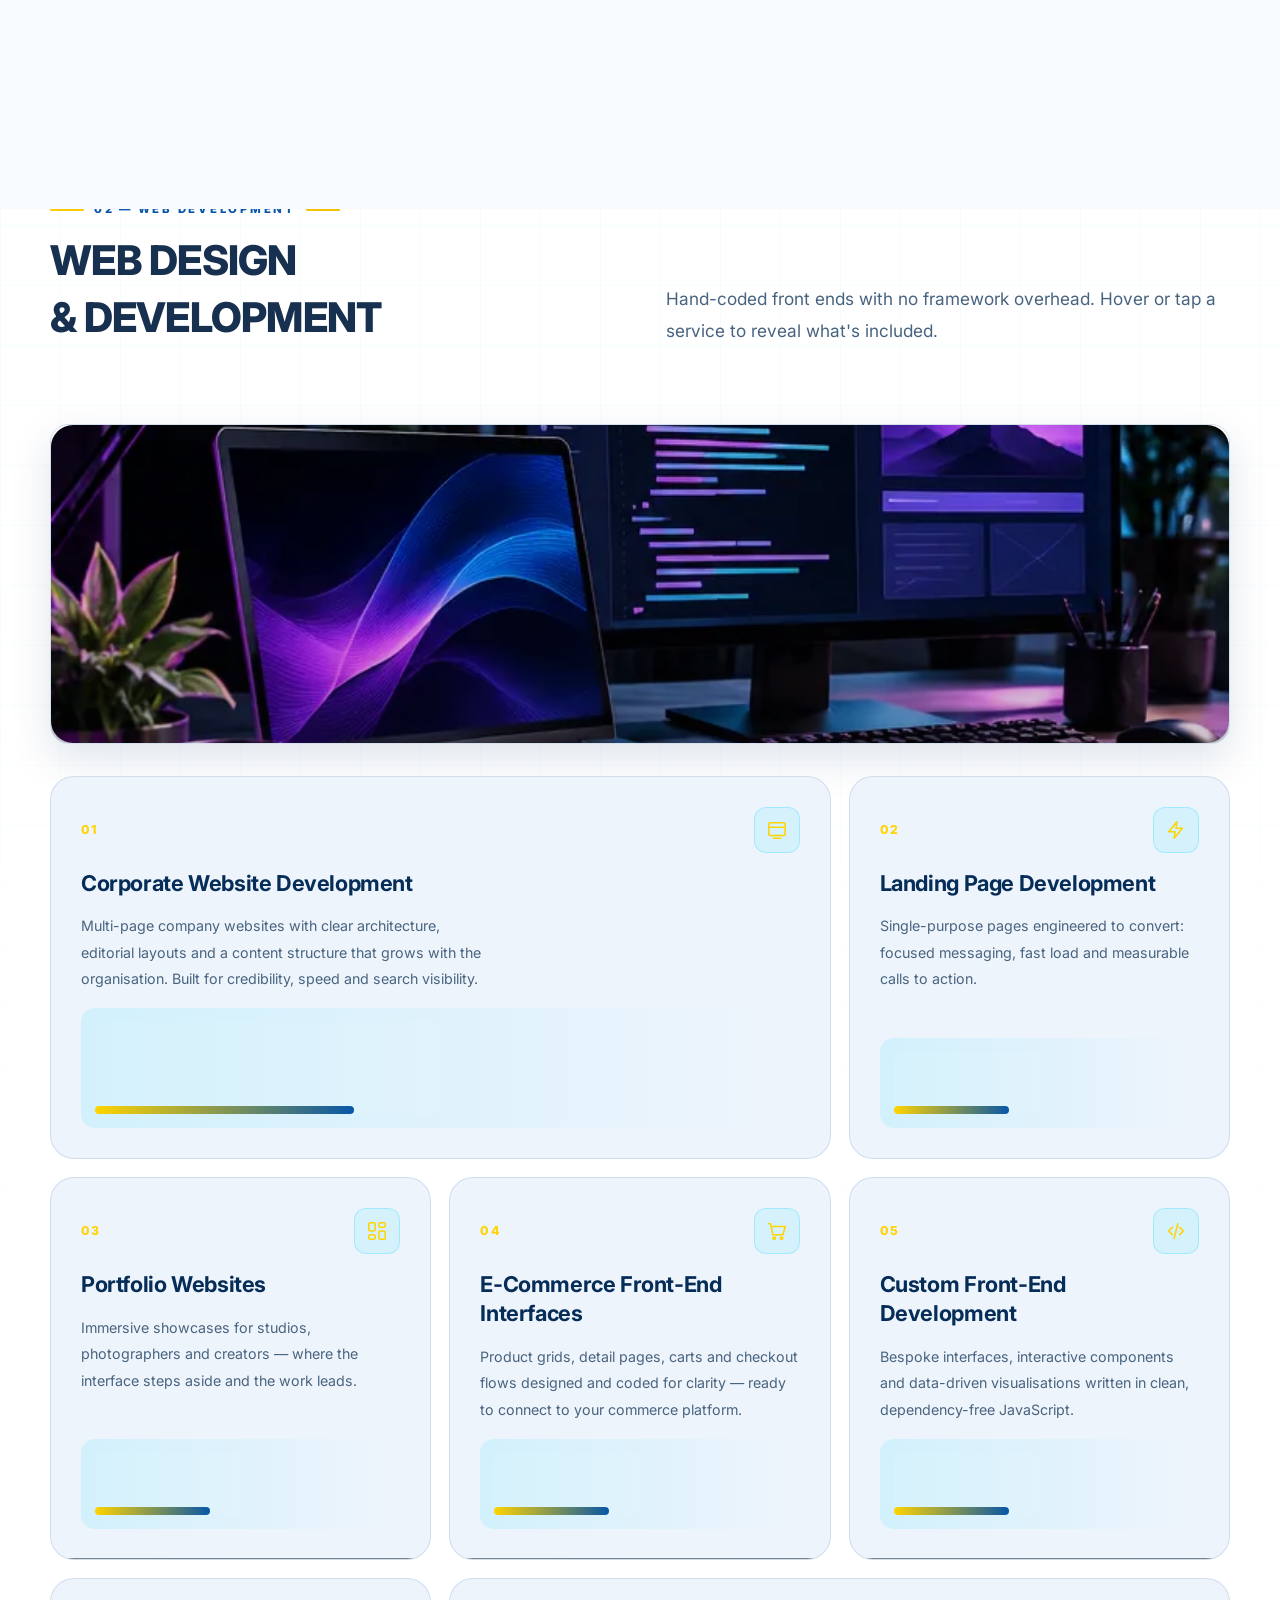
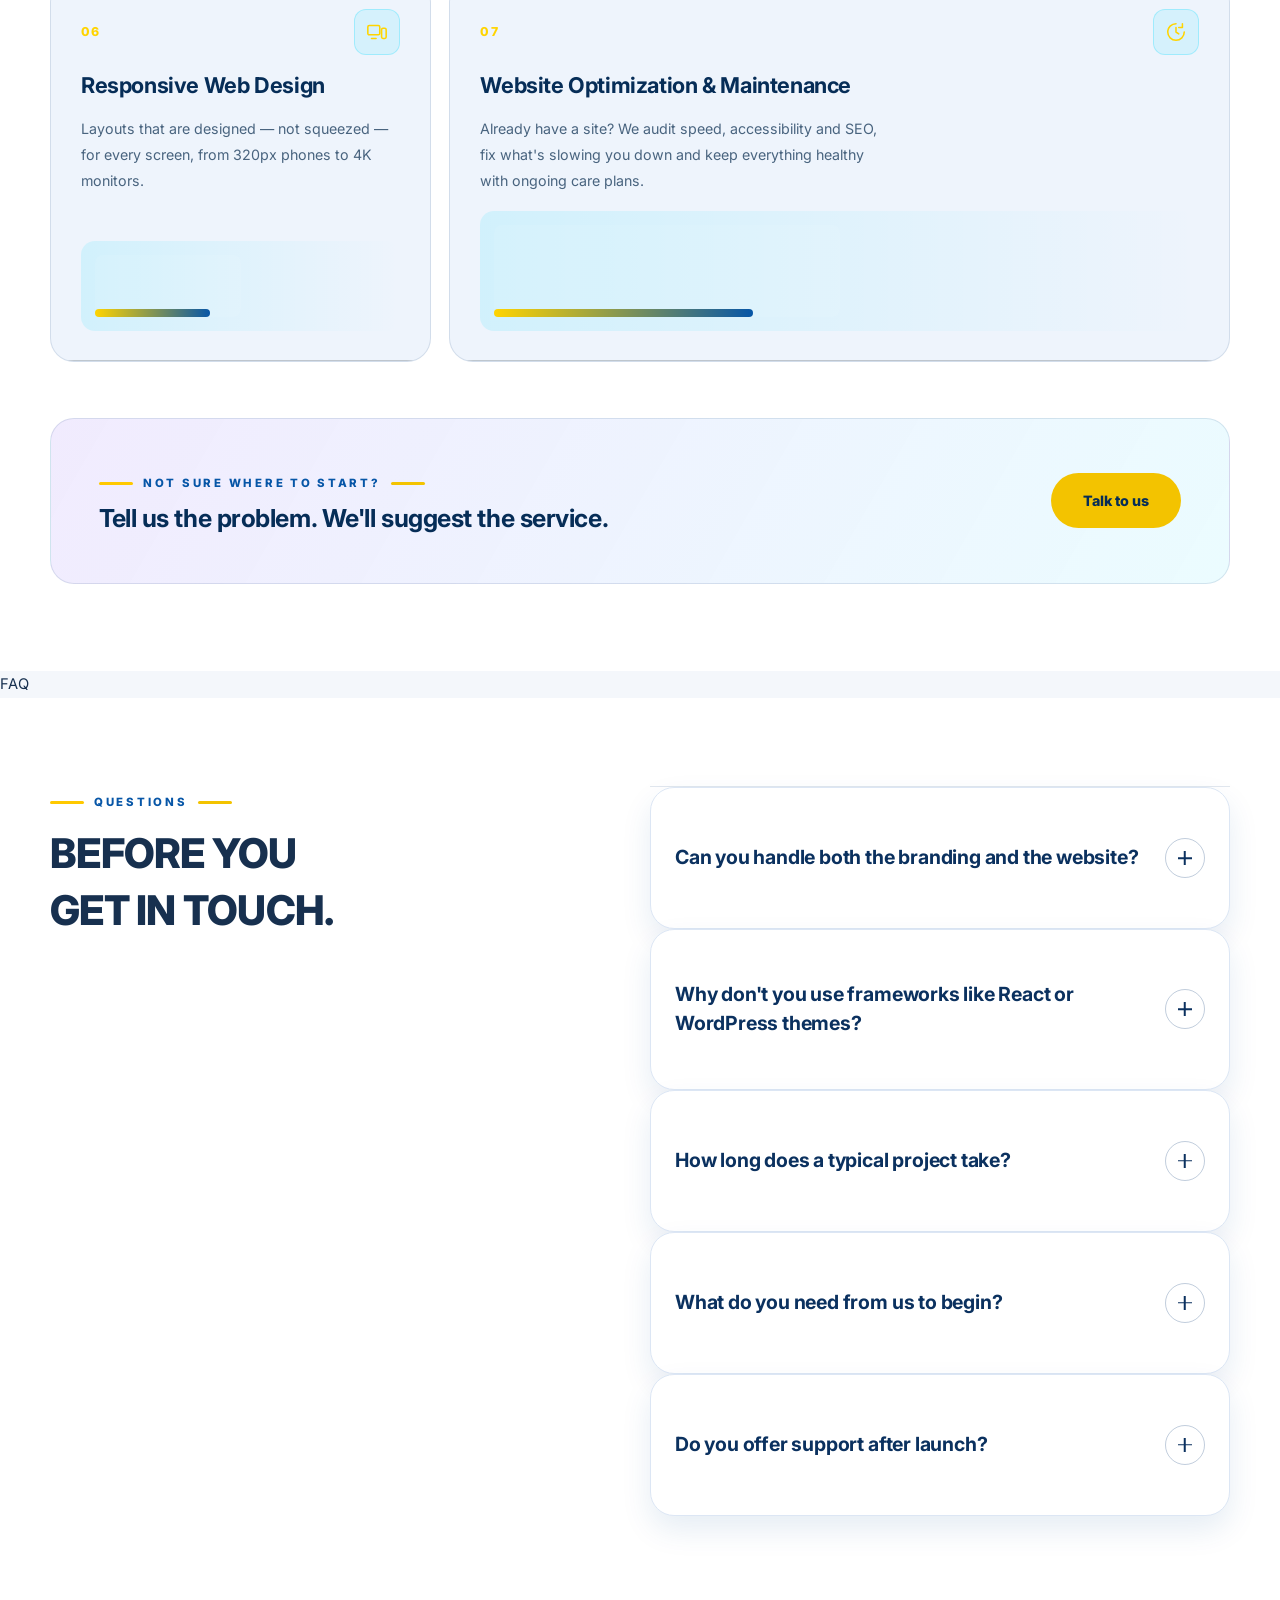
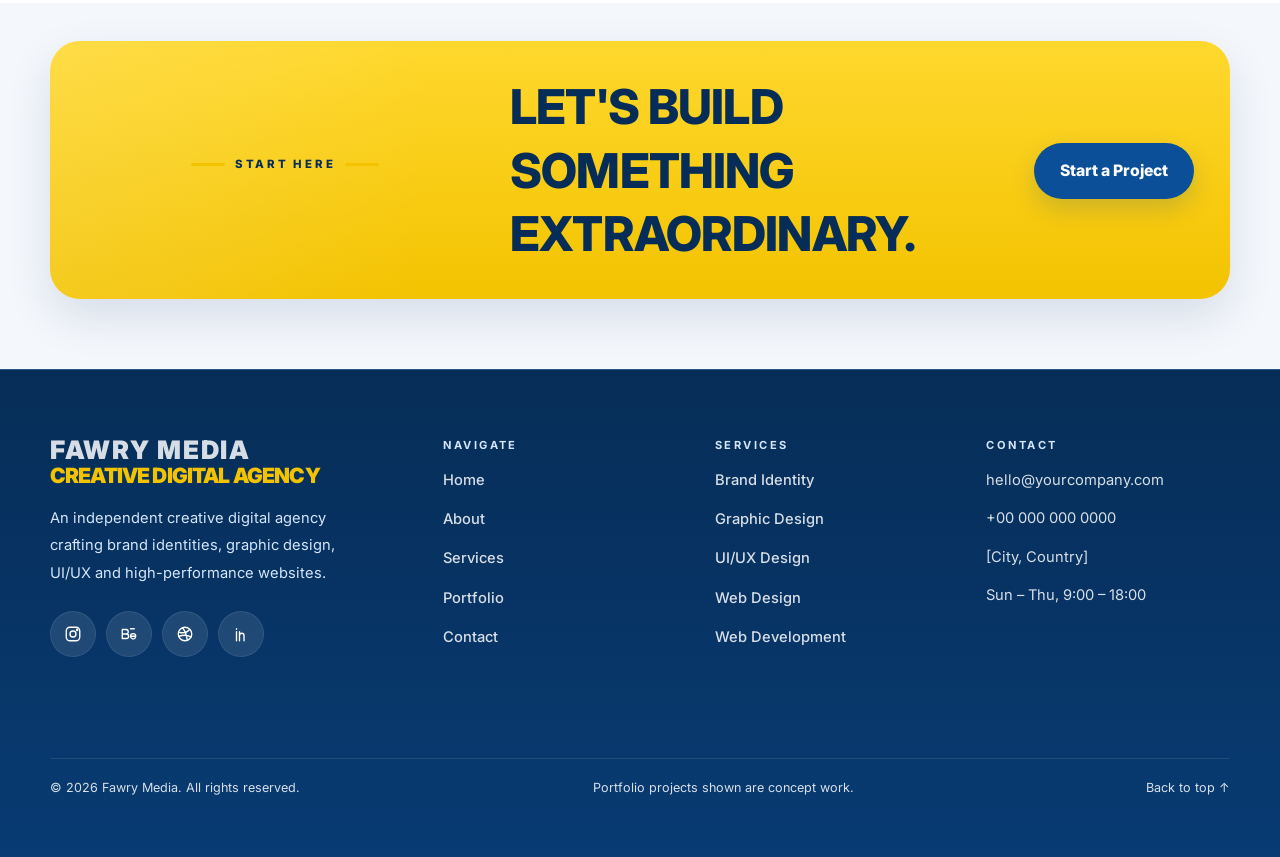
<file: services.html>
<!DOCTYPE html>

<html dir="ltr" lang="en">
<head>
<meta charset="utf-8"/>
<meta content="width=device-width, initial-scale=1" name="viewport"/>
<title>Services — Graphic Design &amp; Web Development | Fawry Media</title>
<meta content="Brand identity, logo, social media, advertising, print, company profiles, UI/UX design — plus corporate, landing page, portfolio, e-commerce and custom front-end development." name="description"/>
<meta content="website" property="og:type"/>
<meta content="Services — Fawry Media" property="og:title"/>
<meta content="Fourteen services across Creative Design and Web Development." property="og:description"/>
<meta content="assets/images/og-cover.svg" property="og:image"/>
<meta content="#064b91" name="theme-color"/>
<link href="data:image/svg+xml,%3Csvg xmlns='http://www.w3.org/2000/svg' viewBox='0 0 40 40'%3E%3Ccircle cx='20' cy='20' r='17' fill='none' stroke='%238B5CF6' stroke-width='2.5'/%3E%3Cpath d='M20 11 29 20 20 29 11 20Z' fill='white'/%3E%3C/svg%3E" rel="icon"/>
<link href="https://fonts.googleapis.com" rel="preconnect"/>
<link crossorigin="" href="https://fonts.gstatic.com" rel="preconnect"/>

<link href="css/style.css" rel="stylesheet"/>
<script src="js/arabic.js"></script>
<link rel="preconnect" href="https://fonts.googleapis.com" />
<link rel="preconnect" href="https://fonts.gstatic.com" crossorigin />


<link href="https://fonts.googleapis.com/css2?family=Cairo:wght@400;500;600;700;800&amp;family=Inter:wght@400;500;600;700;800&amp;display=swap" rel="stylesheet" />
</head>
<body class="agency-visuals" data-page="services" style="--agency-page-photo:url('assets/images/branding-4.webp')">
<a class="skip-link" data-ar="انتقل إلى المحتوى" data-en="Skip to content" href="#main">Skip to content</a>
<div aria-hidden="true" class="progress"><span></span></div>
<div aria-hidden="true" class="cursor"><div class="cursor__dot"></div><div class="cursor__ring"><span class="cursor__label"></span></div></div>
<header class="header" id="header">
<div class="container header__inner">
<a aria-label="Home" class="logo" data-ar-aria-label="الرئيسية" data-en-aria-label="Home" href="index.html">
<svg aria-hidden="true" class="logo__mark" viewbox="0 0 40 40"><defs><lineargradient id="logoGrad" x1="0" x2="1" y1="0" y2="1"><stop offset="0" stop-color="#0756a7"></stop><stop offset="1" stop-color="#ffd400"></stop></lineargradient></defs><circle class="logo__ring" cx="20" cy="20" r="17"></circle><path class="logo__core" d="M20 11 29 20 20 29 11 20Z"></path></svg>
<span class="logo__text"><span data-site="name">Fawry Media</span><small data-ar="التصميم والتطوير" data-en="Design &amp; Development">Design &amp; Development</small></span>
</a>
<nav aria-label="Primary" class="nav">
<ul class="nav__list">
<li><a class="nav__link" data-ar="الرئيسية" data-en="Home" data-page-link="home" href="index.html">Home</a></li>
<li><a class="nav__link" data-ar="من نحن" data-en="About" data-page-link="about" href="about.html">About</a></li>
<li><a class="nav__link" data-ar="الخدمات" data-en="Services" data-page-link="services" href="services.html">Services</a></li>
<li><a class="nav__link" data-ar="أعمالنا" data-en="Portfolio" data-page-link="portfolio" href="portfolio.html">Portfolio</a></li>
<li><a class="nav__link" data-ar="تواصل معنا" data-en="Contact" data-page-link="contact" href="contact.html">Contact</a></li>
</ul>
</nav>
<div class="header__actions">
<a class="btn btn--primary header__cta" data-ar="لنتحدث" data-en="Let's Talk" data-magnetic="0.25" href="contact.html">Let's Talk</a>
<button aria-controls="mobile-nav" aria-expanded="false" aria-label="Open menu" class="burger" type="button"><span class="burger__box"><span></span><span></span><span></span></span></button>
</div>
</div>
</header>
<nav aria-hidden="true" aria-label="Mobile" class="mobile-nav" id="mobile-nav">
<ul class="mobile-nav__list">
<li><a class="mobile-nav__link" data-page-link="home" href="index.html"><span class="mobile-nav__num">01</span><span data-ar="الرئيسية" data-en="Home">Home</span></a></li>
<li><a class="mobile-nav__link" data-page-link="about" href="about.html"><span class="mobile-nav__num">02</span><span data-ar="من نحن" data-en="About">About</span></a></li>
<li><a class="mobile-nav__link" data-page-link="services" href="services.html"><span class="mobile-nav__num">03</span><span data-ar="الخدمات" data-en="Services">Services</span></a></li>
<li><a class="mobile-nav__link" data-page-link="portfolio" href="portfolio.html"><span class="mobile-nav__num">04</span><span data-ar="أعمالنا" data-en="Portfolio">Portfolio</span></a></li>
<li><a class="mobile-nav__link" data-page-link="contact" href="contact.html"><span class="mobile-nav__num">06</span><span data-ar="لنتحدث" data-en="Let's Talk">Let's Talk</span></a></li>
</ul>
<div class="mobile-nav__footer"><a data-site="email" href="mailto:hello@yourcompany.com">hello@yourcompany.com</a><span data-ar="[المدينة، الدولة]" data-en="[City, Country]" data-site="location">[City, Country]</span></div>
</nav>
<main id="main">
<!-- HERO -->
<section aria-labelledby="svc-hero" class="page-hero"><div aria-hidden="true" class="agency-hero-photo"><img alt="" decoding="async" loading="eager" src="assets/images/branding-4.webp"/></div>
<div aria-hidden="true" class="page-hero__bg"></div>
<div class="container">
<p class="eyebrow reveal" data-ar="خدماتنا" data-en="Our services">Our services</p>
<h1 class="display h1 page-hero__title" data-ar="كل ما تحتاجه علامتك لتتميز." data-en="Everything a brand needs to be seen." data-split="" id="svc-hero">Everything a brand needs to be seen.</h1>
<div class="page-hero__row">
<p class="lead reveal" data-ar="أربع عشرة خدمة، وتخصصان، وفريق واحد. اختر خدمة محددة أو دعنا نرافق علامتك من الفكرة الأولى إلى إطلاق الموقع." data-en="Fourteen services, two disciplines, one team. Choose a single deliverable or let us carry a brand from first sketch to live website." style="--d:.3s">Fourteen services, two disciplines, one team. Choose a single deliverable or let us carry a brand from first sketch to live website.</p>
<div class="hero__services reveal" style="--d:.45s;justify-content:flex-start">
<a class="btn btn--ghost btn--sm" data-ar="01 — التصميم الإبداعي" data-en="01 — Creative Design" href="#design">01 — Creative Design</a>
<a class="btn btn--ghost btn--sm is-dev" data-ar="02 — تطوير المواقع" data-en="02 — Web Development" href="#development">02 — Web Development</a>
</div>
</div>
</div>
</section>
<!-- ================= GRAPHIC DESIGN ================= -->
<section aria-labelledby="design-title" class="section svc-section svc-section--design theme-design" id="design">
<div class="container">
<div class="svc-intro">
<div>
<p class="eyebrow reveal" data-ar="01 — التصميم الإبداعي" data-en="01 — Creative Design">01 — Creative Design</p>
<h2 class="display h2 reveal" id="design-title"><span data-ar="تصميم الجرافيك" data-en="Graphic Design">Graphic Design</span><br/><span data-ar="وبناء العلامات التجارية" data-en="&amp; Branding">&amp; Branding</span></h2>
</div>
<p class="lead reveal" data-ar="أنظمة بصرية برؤية واضحة. اختر خدمة لمعرفة ما تتضمنه وما ستحصل عليه وكيف تنسجم مع هويتك المتكاملة." data-en="Visual systems with a point of view. Select a service to see what it includes, what you receive and how it fits into a broader identity.">Visual systems with a point of view. Select a service to see what it includes, what you receive and how it fits into a broader identity.</p>
</div>
<div aria-hidden="true" class="agency-media-strip agency-media-strip--compact" style="--agency-media:url('assets/images/branding-2.webp')"><img alt="" class="agency-strip-photo" decoding="async" loading="lazy" src="assets/images/branding-2.webp"/></div>
<div class="svc-tabs" data-tabs="">
<div aria-label="Graphic design services" aria-orientation="vertical" class="svc-tabs__list" role="tablist">
<button aria-controls="dp-1" aria-selected="true" class="svc-tab" id="dt-1" role="tab" type="button"><small>01</small><strong data-ar="تصميم الهوية البصرية" data-en="Brand Identity Design">Brand Identity Design</strong><svg aria-hidden="true" fill="none" stroke="currentColor" stroke-linecap="round" stroke-linejoin="round" stroke-width="2" viewbox="0 0 24 24"><path d="M5 12h14m-6-6 6 6-6 6"></path></svg></button>
<button aria-controls="dp-2" aria-selected="false" class="svc-tab" id="dt-2" role="tab" type="button"><small>02</small><strong data-ar="تصميم الشعار" data-en="Logo Design">Logo Design</strong><svg aria-hidden="true" fill="none" stroke="currentColor" stroke-linecap="round" stroke-linejoin="round" stroke-width="2" viewbox="0 0 24 24"><path d="M5 12h14m-6-6 6 6-6 6"></path></svg></button>
<button aria-controls="dp-3" aria-selected="false" class="svc-tab" id="dt-3" role="tab" type="button"><small>03</small><strong data-ar="تصميم السوشيال ميديا" data-en="Social Media Design">Social Media Design</strong><svg aria-hidden="true" fill="none" stroke="currentColor" stroke-linecap="round" stroke-linejoin="round" stroke-width="2" viewbox="0 0 24 24"><path d="M5 12h14m-6-6 6 6-6 6"></path></svg></button>
<button aria-controls="dp-4" aria-selected="false" class="svc-tab" id="dt-4" role="tab" type="button"><small>04</small><strong data-ar="الإعلانات والتسويق" data-en="Advertising &amp; Marketing">Advertising &amp; Marketing</strong><svg aria-hidden="true" fill="none" stroke="currentColor" stroke-linecap="round" stroke-linejoin="round" stroke-width="2" viewbox="0 0 24 24"><path d="M5 12h14m-6-6 6 6-6 6"></path></svg></button>
<button aria-controls="dp-5" aria-selected="false" class="svc-tab" id="dt-5" role="tab" type="button"><small>05</small><strong data-ar="تصميم المطبوعات" data-en="Print Design">Print Design</strong><svg aria-hidden="true" fill="none" stroke="currentColor" stroke-linecap="round" stroke-linejoin="round" stroke-width="2" viewbox="0 0 24 24"><path d="M5 12h14m-6-6 6 6-6 6"></path></svg></button>
<button aria-controls="dp-6" aria-selected="false" class="svc-tab" id="dt-6" role="tab" type="button"><small>06</small><strong data-ar="الملفات والعروض التقديمية" data-en="Profiles &amp; Presentations">Profiles &amp; Presentations</strong><svg aria-hidden="true" fill="none" stroke="currentColor" stroke-linecap="round" stroke-linejoin="round" stroke-width="2" viewbox="0 0 24 24"><path d="M5 12h14m-6-6 6 6-6 6"></path></svg></button>
<button aria-controls="dp-7" aria-selected="false" class="svc-tab" id="dt-7" role="tab" type="button"><small>07</small><strong data-ar="تصميم تجربة وواجهة المستخدم" data-en="UI/UX Design">UI/UX Design</strong><svg aria-hidden="true" fill="none" stroke="currentColor" stroke-linecap="round" stroke-linejoin="round" stroke-width="2" viewbox="0 0 24 24"><path d="M5 12h14m-6-6 6 6-6 6"></path></svg></button>
</div>
<div class="svc-tabs__panels">
<div aria-labelledby="dt-1" class="svc-panel" id="dp-1" role="tabpanel" tabindex="0">
<div aria-label="Brand identity visual: logo mark, colour and typography sample" class="svis svis--brand agency-service-photo" role="img"><img alt="" decoding="async" loading="lazy" src="assets/images/branding-1.webp"/><i style="--i:0"></i><i style="--i:1"></i><i style="--i:2"></i></div>
<div class="svc-panel__body">
<div><h3 class="h3" data-ar="تصميم الهوية البصرية" data-en="Brand Identity Design">Brand Identity Design</h3><p data-ar="هوية بصرية متكاملة تعبر عن شخصيتك وتتكيف مع جميع نقاط التواصل. نحدد الاستراتيجية ونصمم عناصر الهوية ونوثق قواعد استخدامها باستمرار." data-en="A complete visual system that captures who you are and scales wherever your brand appears. We define the strategy, design the core identity and document the rules so your team — and ours — can apply it consistently for years.">A complete visual system that captures who you are and scales wherever your brand appears. We define the strategy, design the core identity and document the rules so your team — and ours — can apply it consistently for years.</p></div>
<div class="deliverables"><h4 data-ar="ستحصل على" data-en="You receive">You receive</h4><ul><li data-ar="ملخص استراتيجية العلامة وتموضعها" data-en="Brand strategy &amp; positioning summary">Brand strategy &amp; positioning summary</li><li data-ar="الشعار الأساسي وبدائله والرمز المختصر" data-en="Primary logo, variations &amp; monogram">Primary logo, variations &amp; monogram</li><li data-ar="نظام الألوان والخطوط والأيقونات" data-en="Colour, typography &amp; iconography system">Colour, typography &amp; iconography system</li><li data-ar="دليل الهوية البصرية" data-en="Brand guidelines document">Brand guidelines document</li><li data-ar="مجموعة بداية للمطبوعات والقوالب" data-en="Stationery &amp; template starter kit">Stationery &amp; template starter kit</li></ul></div>
</div>
<div class="svc-panel__cta"><a class="btn btn--primary" data-ar="ابدأ مشروع هوية" data-en="Start a brand project" data-magnetic="0.25" href="contact.html?service=brand-identity">Start a brand project</a><a class="link-arrow" href="portfolio.html?filter=branding"><span data-ar="شاهد نماذج الهوية" data-en="See branding concepts">See branding concepts</span> <svg aria-hidden="true" fill="none" stroke="currentColor" stroke-linecap="round" stroke-linejoin="round" stroke-width="2" viewbox="0 0 24 24"><path d="M5 12h14m-6-6 6 6-6 6"></path></svg></a></div>
</div>
<div aria-labelledby="dt-2" class="svc-panel" id="dp-2" role="tabpanel" tabindex="0">
<div aria-label="Logo design visual: geometric mark construction" class="svis svis--logo agency-service-photo" role="img"><img alt="" decoding="async" loading="lazy" src="assets/images/branding-2.webp"/><i style="--i:0"></i><i style="--i:1"></i><i style="--i:2"></i></div>
<div class="svc-panel__body">
<div><h3 class="h3" data-ar="تصميم الشعار" data-en="Logo Design">Logo Design</h3><p data-ar="شعار بسيط يسهل تذكره وفريد يصعب تقليده. نستكشف اتجاهات متعددة ثم ننفذ الشعار بدقة ليعمل على أي مقاس." data-en="A mark that is simple enough to remember and distinctive enough to own. We explore widely, construct precisely and deliver a logo that works at favicon size and on the side of a building.">A mark that is simple enough to remember and distinctive enough to own. We explore widely, construct precisely and deliver a logo that works at favicon size and on the side of a building.</p></div>
<div class="deliverables"><h4 data-ar="ستحصل على" data-en="You receive">You receive</h4><ul><li data-ar="استكشاف الأفكار ومبررات التصميم" data-en="Concept exploration &amp; rationale">Concept exploration &amp; rationale</li><li data-ar="الصيغ الأساسية والثانوية للشعار" data-en="Final logo in primary &amp; secondary lockups">Final logo in primary &amp; secondary lockups</li><li data-ar="نسخ أحادية اللون ومعكوسة وللمقاسات الصغيرة" data-en="Monochrome, reversed &amp; small-size versions">Monochrome, reversed &amp; small-size versions</li><li data-ar="ملفات فيكتور وصور ونسخ للويب" data-en="Vector, raster &amp; web-ready files">Vector, raster &amp; web-ready files</li><li data-ar="دليل المسافات الآمنة والاستخدام" data-en="Clear-space &amp; usage sheet">Clear-space &amp; usage sheet</li></ul></div>
</div>
<div class="svc-panel__cta"><a class="btn btn--primary" data-ar="اطلب تصميم شعار" data-en="Request a logo" data-magnetic="0.25" href="contact.html?service=logo">Request a logo</a><a class="link-arrow" href="project.html?project=mono-coffee"><span data-ar="شاهد نموذج مونو" data-en="View Mono concept">View Mono concept</span> <svg aria-hidden="true" fill="none" stroke="currentColor" stroke-linecap="round" stroke-linejoin="round" stroke-width="2" viewbox="0 0 24 24"><path d="M5 12h14m-6-6 6 6-6 6"></path></svg></a></div>
</div>
<div aria-labelledby="dt-3" class="svc-panel" id="dp-3" role="tabpanel" tabindex="0">
<div aria-label="Social media design visual: three phone-sized post layouts" class="svis svis--social agency-service-photo" role="img"><img alt="" decoding="async" loading="lazy" src="assets/images/branding-3.webp"/><i style="--i:0"></i><i style="--i:1"></i><i style="--i:2"></i></div>
<div class="svc-panel__body">
<div><h3 class="h3" data-ar="تصميم السوشيال ميديا" data-en="Social Media Design">Social Media Design</h3><p data-ar="منشورات تحمل هوية متسقة بدل التصاميم المتفرقة. نصمم قوالب مرنة وحملات ومواد ملائمة لمنصات التواصل المختلفة." data-en="Feeds that look like one brand, not a hundred separate posts. We design flexible template systems, campaign visuals and motion-ready assets built for the formats your audience actually scrolls.">Feeds that look like one brand, not a hundred separate posts. We design flexible template systems, campaign visuals and motion-ready assets built for the formats your audience actually scrolls.</p></div>
<div class="deliverables"><h4 data-ar="ستحصل على" data-en="You receive">You receive</h4><ul><li data-ar="التوجه البصري لكل منصة" data-en="Visual direction for each platform">Visual direction for each platform</li><li data-ar="قوالب المنشورات والقصص وأغلفة الفيديو" data-en="Post, story &amp; reel cover templates">Post, story &amp; reel cover templates</li><li data-ar="أيقونات القصص المميزة وصور الحسابات" data-en="Highlight icons &amp; profile assets">Highlight icons &amp; profile assets</li><li data-ar="مجموعات مرئيات الحملات" data-en="Campaign visual sets">Campaign visual sets</li><li data-ar="ملفات مصدر قابلة للتعديل" data-en="Editable source files">Editable source files</li></ul></div>
</div>
<div class="svc-panel__cta"><a class="btn btn--primary" data-ar="خطط لهوية سوشيال ميديا" data-en="Plan a social system" data-magnetic="0.25" href="contact.html?service=social">Plan a social system</a></div>
</div>
<div aria-labelledby="dt-4" class="svc-panel" id="dp-4" role="tabpanel" tabindex="0">
<div aria-label="Advertising design visual: bold campaign key visual" class="svis svis--ads agency-service-photo" role="img"><img alt="" decoding="async" loading="lazy" src="assets/images/branding-4.webp"/><i style="--i:0"></i><i style="--i:1"></i><i style="--i:2"></i></div>
<div class="svc-panel__body">
<div><h3 class="h3" data-ar="تصميم الإعلانات والحملات التسويقية" data-en="Advertising &amp; Marketing Design">Advertising &amp; Marketing Design</h3><p data-ar="نبتكر حملات إعلانية من فكرة قوية واحدة ونتكيف بها مع الإعلانات الرقمية والخارجية والبريد والمطبوعات." data-en="Campaign creative built around one strong idea, then adapted across digital banners, out-of-home concepts, email and print with consistency and speed.">Campaign creative built around one strong idea, then adapted across digital banners, out-of-home concepts, email and print with consistency and speed.</p></div>
<div class="deliverables"><h4 data-ar="ستحصل على" data-en="You receive">You receive</h4><ul><li data-ar="فكرة الحملة والتصميم الرئيسي" data-en="Campaign concept &amp; key visual">Campaign concept &amp; key visual</li><li data-ar="مجموعات الإعلانات الرقمية بالمقاسات القياسية" data-en="Digital ad sets in standard sizes">Digital ad sets in standard sizes</li><li data-ar="رسومات البريد وصفحات الهبوط" data-en="Email &amp; landing page graphics">Email &amp; landing page graphics</li><li data-ar="تصميمات للإعلانات الخارجية والمطبوعات" data-en="Out-of-home &amp; print adaptations">Out-of-home &amp; print adaptations</li><li data-ar="ملفات نهائية جاهزة للإنتاج" data-en="Production-ready exports">Production-ready exports</li></ul></div>
</div>
<div class="svc-panel__cta"><a class="btn btn--primary" data-ar="اطلب حملة إعلانية" data-en="Brief a campaign" data-magnetic="0.25" href="contact.html?service=advertising">Brief a campaign</a><a class="link-arrow" href="project.html?project=pulse-festival"><span data-ar="شاهد نموذج بالس" data-en="View Pulse concept">View Pulse concept</span> <svg aria-hidden="true" fill="none" stroke="currentColor" stroke-linecap="round" stroke-linejoin="round" stroke-width="2" viewbox="0 0 24 24"><path d="M5 12h14m-6-6 6 6-6 6"></path></svg></a></div>
</div>
<div aria-labelledby="dt-5" class="svc-panel" id="dp-5" role="tabpanel" tabindex="0">
<div aria-label="Print design visual: brochure and business card layouts" class="svis svis--print agency-service-photo" role="img"><img alt="" decoding="async" loading="lazy" src="assets/images/branding-1.webp"/><i style="--i:0"></i><i style="--i:1"></i><i style="--i:2"></i></div>
<div class="svc-panel__body">
<div><h3 class="h3" data-ar="تصميم المطبوعات" data-en="Print Design">Print Design</h3><p data-ar="نصمم الكتيبات والتغليف والمطبوعات بعناية عالية مع تجهيز الملفات للطباعة بدقة الألوان والهوامش والتشطيبات." data-en="Brochures, packaging, stationery and editorial pieces designed with the same care as any screen — and prepared properly for press, with correct colour, bleed and finishing specifications.">Brochures, packaging, stationery and editorial pieces designed with the same care as any screen — and prepared properly for press, with correct colour, bleed and finishing specifications.</p></div>
<div class="deliverables"><h4 data-ar="ستحصل على" data-en="You receive">You receive</h4><ul><li data-ar="تصميم التخطيط والخطوط" data-en="Layout &amp; typographic design">Layout &amp; typographic design</li><li data-ar="تصميم العبوات وقوالب القص" data-en="Packaging &amp; dieline artwork">Packaging &amp; dieline artwork</li><li data-ar="مجموعة المطبوعات" data-en="Stationery suite">Stationery suite</li><li data-ar="ملفات PDF جاهزة للطباعة وعلامات القص" data-en="Print-ready PDFs with bleed &amp; marks">Print-ready PDFs with bleed &amp; marks</li><li data-ar="توصيات الورق والتشطيب" data-en="Paper &amp; finishing recommendations">Paper &amp; finishing recommendations</li></ul></div>
</div>
<div class="svc-panel__cta"><a class="btn btn--primary" data-ar="ابدأ مشروع مطبوعات" data-en="Start a print project" data-magnetic="0.25" href="contact.html?service=print">Start a print project</a><a class="link-arrow" href="project.html?project=verdant"><span data-ar="شاهد نموذج فيردانت" data-en="View Verdant concept">View Verdant concept</span> <svg aria-hidden="true" fill="none" stroke="currentColor" stroke-linecap="round" stroke-linejoin="round" stroke-width="2" viewbox="0 0 24 24"><path d="M5 12h14m-6-6 6 6-6 6"></path></svg></a></div>
</div>
<div aria-labelledby="dt-6" class="svc-panel" id="dp-6" role="tabpanel" tabindex="0">
<div aria-label="Company profile visual: presentation slide layout" class="svis svis--profile agency-service-photo" role="img"><img alt="" decoding="async" loading="lazy" src="assets/images/branding-2.webp"/><i style="--i:0"></i><i style="--i:1"></i><i style="--i:2"></i></div>
<div class="svc-panel__body">
<div><h3 class="h3" data-ar="تصميم ملفات الشركات والعروض التقديمية" data-en="Company Profiles &amp; Presentations">Company Profiles &amp; Presentations</h3><p data-ar="مستندات تستحق القراءة؛ ننظم قصتك بتسلسل واضح ونبني قوالب قابلة لإعادة الاستخدام للحفاظ على الهوية." data-en="Documents that people actually read. We structure your story, design a clear visual hierarchy and build reusable templates so future decks stay on-brand without a designer in the room.">Documents that people actually read. We structure your story, design a clear visual hierarchy and build reusable templates so future decks stay on-brand without a designer in the room.</p></div>
<div class="deliverables"><h4 data-ar="ستحصل على" data-en="You receive">You receive</h4><ul><li data-ar="هيكلة المحتوى وإرشادات الكتابة" data-en="Content structure &amp; copy guidance">Content structure &amp; copy guidance</li><li data-ar="ملف تعريفي مصمم للطباعة والعرض الرقمي" data-en="Designed company profile (print &amp; digital)">Designed company profile (print &amp; digital)</li><li data-ar="قالب رئيسي للعروض التقديمية" data-en="Presentation master template">Presentation master template</li><li data-ar="أنماط الرسوم البيانية والجداول والأيقونات" data-en="Chart, table &amp; icon styles">Chart, table &amp; icon styles</li><li data-ar="ملفات قابلة للتعديل بالأداة المفضلة لديك" data-en="Editable files in your preferred tool">Editable files in your preferred tool</li></ul></div>
</div>
<div class="svc-panel__cta"><a class="btn btn--primary" data-ar="صمم ملف شركتنا" data-en="Design our profile" data-magnetic="0.25" href="contact.html?service=profiles">Design our profile</a></div>
</div>
<div aria-labelledby="dt-7" class="svc-panel" id="dp-7" role="tabpanel" tabindex="0">
<div aria-label="UI/UX visual: desktop and mobile interface layouts" class="svis svis--ui agency-service-photo" role="img"><img alt="" decoding="async" loading="lazy" src="assets/images/branding-3.webp"/><i style="--i:0"></i><i style="--i:1"></i><i style="--i:2"></i></div>
<div class="svc-panel__body">
<div><h3 class="h3" data-ar="تصميم تجربة وواجهة المستخدم" data-en="UI/UX Design">UI/UX Design</h3><p data-ar="نصمم واجهات سهلة الفهم من مسارات المستخدم والمخططات الأولية حتى الشاشات النهائية وأنظمة التصميم، مع مراعاة الإتاحة والاتساق." data-en="Interfaces that feel obvious. From user flows and wireframes to pixel-perfect screens and design systems, we design digital products that are accessible, consistent and ready for development.">Interfaces that feel obvious. From user flows and wireframes to pixel-perfect screens and design systems, we design digital products that are accessible, consistent and ready for development.</p></div>
<div class="deliverables"><h4 data-ar="ستحصل على" data-en="You receive">You receive</h4><ul><li data-ar="مسارات المستخدم وهيكل المعلومات" data-en="User flows &amp; information architecture">User flows &amp; information architecture</li><li data-ar="مخططات أولية ونموذج تفاعلي" data-en="Wireframes &amp; interactive prototype">Wireframes &amp; interactive prototype</li><li data-ar="تصميم واجهات عالية الدقة للشاشات الأساسية" data-en="High-fidelity UI for all key screens">High-fidelity UI for all key screens</li><li data-ar="مكتبة مكونات وعناصر نظام التصميم" data-en="Component library &amp; design tokens">Component library &amp; design tokens</li><li data-ar="توثيق التسليم للمطورين" data-en="Developer handover documentation">Developer handover documentation</li></ul></div>
</div>
<div class="svc-panel__cta"><a class="btn btn--primary" data-ar="صمم منتجًا رقميًا" data-en="Design a product" data-magnetic="0.25" href="contact.html?service=uiux">Design a product</a><a class="link-arrow" href="portfolio.html?filter=uiux"><span data-ar="شاهد نماذج الواجهات" data-en="See UI/UX concepts">See UI/UX concepts</span> <svg aria-hidden="true" fill="none" stroke="currentColor" stroke-linecap="round" stroke-linejoin="round" stroke-width="2" viewbox="0 0 24 24"><path d="M5 12h14m-6-6 6 6-6 6"></path></svg></a></div>
</div>
</div>
</div>
</div>
</section>
<!-- ================= WEB DEVELOPMENT ================= -->
<section aria-labelledby="dev-title" class="section svc-section svc-section--dev theme-dev" id="development">
<div class="container">
<div class="svc-intro">
<div>
<p class="eyebrow reveal" data-ar="02 — تطوير المواقع" data-en="02 — Web Development">02 — Web Development</p>
<h2 class="display h2 reveal" id="dev-title"><span data-ar="تصميم المواقع" data-en="Web Design">Web Design</span><br/><span data-ar="والتطوير" data-en="&amp; Development">&amp; Development</span></h2>
</div>
<p class="lead reveal" data-ar="واجهات مبرمجة يدويًا دون أعباء الأطر البرمجية. مرر أو اضغط على الخدمة لمعرفة تفاصيلها." data-en="Hand-coded front ends with no framework overhead. Hover or tap a service to reveal what's included.">Hand-coded front ends with no framework overhead. Hover or tap a service to reveal what's included.</p>
</div><figure class="agency-feature-photo"><img alt="" decoding="async" loading="lazy" src="assets/images/development-3.webp"/></figure>
<div class="bento" data-stagger="">
<article class="bento__tile bento__tile--wide">
<div class="bento__front">
<div class="bento__meta"><span class="bento__num">01</span><span aria-hidden="true" class="bento__icon"><svg fill="none" stroke="currentColor" stroke-linecap="round" stroke-linejoin="round" stroke-width="1.7" viewbox="0 0 24 24"><rect height="14" rx="2" width="18" x="3" y="4"></rect><path d="M3 9h18M8 21h8"></path></svg></span></div>
<h3 class="h3" data-ar="تطوير مواقع الشركات" data-en="Corporate Website Development">Corporate Website Development</h3>
<p data-ar="مواقع شركات متعددة الصفحات بهيكل واضح وتخطيطات احترافية ومحتوى قابل للنمو، مع مراعاة المصداقية والسرعة والظهور في نتائج البحث." data-en="Multi-page company websites with clear architecture, editorial layouts and a content structure that grows with the organisation. Built for credibility, speed and search visibility.">Multi-page company websites with clear architecture, editorial layouts and a content structure that grows with the organisation. Built for credibility, speed and search visibility.</p>
<div aria-hidden="true" class="bento__visual"></div>
</div>
<div class="bento__back">
<h4 data-ar="يشمل" data-en="Includes">Includes</h4>
<ul><li data-ar="خريطة الموقع وقوالب الصفحات" data-en="Sitemap &amp; page templates">Sitemap &amp; page templates</li><li data-ar="برمجة HTML5 دلالية ومتجاوبة" data-en="Responsive, semantic HTML5 build">Responsive, semantic HTML5 build</li><li data-ar="أساسيات تحسين محركات البحث داخل الصفحات" data-en="On-page SEO foundations">On-page SEO foundations</li><li data-ar="هيكل جاهز للربط بنظام إدارة المحتوى وتسليم منظم" data-en="CMS-ready structure &amp; handover">CMS-ready structure &amp; handover</li><li data-ar="فحوص الأداء وسهولة الوصول" data-en="Performance &amp; accessibility checks">Performance &amp; accessibility checks</li></ul>
<a class="btn btn--primary btn--sm" data-ar="ابدأ موقع شركتك" data-en="Start a corporate site" href="contact.html?service=corporate-web">Start a corporate site</a>
</div>
<button aria-expanded="false" aria-label="Show details" class="bento__toggle" type="button"><svg fill="none" stroke="currentColor" stroke-linecap="round" stroke-width="2" viewbox="0 0 24 24"><path d="M12 5v14M5 12h14"></path></svg></button>
</article>
<article class="bento__tile">
<div class="bento__front">
<div class="bento__meta"><span class="bento__num">02</span><span aria-hidden="true" class="bento__icon"><svg fill="none" stroke="currentColor" stroke-linecap="round" stroke-linejoin="round" stroke-width="1.7" viewbox="0 0 24 24"><path d="M13 3 4 14h7l-1 7 9-11h-7z"></path></svg></span></div>
<h3 class="h3" data-ar="تطوير صفحات الهبوط" data-en="Landing Page Development">Landing Page Development</h3>
<p data-ar="صفحات مركزة على هدف واحد، برسائل واضحة وتحميل سريع ودعوات فعّالة لاتخاذ إجراء." data-en="Single-purpose pages engineered to convert: focused messaging, fast load and measurable calls to action.">Single-purpose pages engineered to convert: focused messaging, fast load and measurable calls to action.</p>
<div aria-hidden="true" class="bento__visual"></div>
</div>
<div class="bento__back">
<h4 data-ar="يشمل" data-en="Includes">Includes</h4>
<ul><li data-ar="تخطيط يركز على التحويل" data-en="Conversion-focused layout">Conversion-focused layout</li><li data-ar="حركات خفيفة" data-en="Lightweight animations">Lightweight animations</li><li data-ar="ربط النماذج والتحليلات" data-en="Form &amp; analytics hooks">Form &amp; analytics hooks</li><li data-ar="أقسام جاهزة لاختبارات A/B" data-en="A/B-ready sections">A/B-ready sections</li></ul>
<a class="btn btn--primary btn--sm" data-ar="أنشئ صفحة هبوط" data-en="Build a landing page" href="contact.html?service=landing">Build a landing page</a>
</div>
<button aria-expanded="false" aria-label="Show details" class="bento__toggle" type="button"><svg fill="none" stroke="currentColor" stroke-linecap="round" stroke-width="2" viewbox="0 0 24 24"><path d="M12 5v14M5 12h14"></path></svg></button>
</article>
<article class="bento__tile">
<div class="bento__front">
<div class="bento__meta"><span class="bento__num">03</span><span aria-hidden="true" class="bento__icon"><svg fill="none" stroke="currentColor" stroke-linecap="round" stroke-linejoin="round" stroke-width="1.7" viewbox="0 0 24 24"><rect height="9" rx="1.5" width="7" x="3" y="3"></rect><rect height="5" rx="1.5" width="7" x="14" y="3"></rect><rect height="9" rx="1.5" width="7" x="14" y="12"></rect><rect height="5" rx="1.5" width="7" x="3" y="16"></rect></svg></span></div>
<h3 class="h3" data-ar="مواقع معرض الأعمال" data-en="Portfolio Websites">Portfolio Websites</h3>
<p data-ar="معارض غامرة للاستوديوهات والمصورين والمبدعين تجعل الأعمال نفسها محور التجربة." data-en="Immersive showcases for studios, photographers and creators — where the interface steps aside and the work leads.">Immersive showcases for studios, photographers and creators — where the interface steps aside and the work leads.</p>
<div aria-hidden="true" class="bento__visual"></div>
</div>
<div class="bento__back">
<h4 data-ar="يشمل" data-en="Includes">Includes</h4>
<ul><li data-ar="قوالب المعارض ودراسات المشاريع" data-en="Gallery &amp; case-study templates">Gallery &amp; case-study templates</li><li data-ar="استراتيجية تحسين الصور" data-en="Image optimisation strategy">Image optimisation strategy</li><li data-ar="تفاعلات مميزة" data-en="Distinctive interactions">Distinctive interactions</li><li data-ar="تحديثات محتوى سهلة" data-en="Easy content updates">Easy content updates</li></ul>
<a class="btn btn--primary btn--sm" data-ar="أنشئ معرض أعمال" data-en="Create a portfolio" href="contact.html?service=portfolio-web">Create a portfolio</a>
</div>
<button aria-expanded="false" aria-label="Show details" class="bento__toggle" type="button"><svg fill="none" stroke="currentColor" stroke-linecap="round" stroke-width="2" viewbox="0 0 24 24"><path d="M12 5v14M5 12h14"></path></svg></button>
</article>
<article class="bento__tile">
<div class="bento__front">
<div class="bento__meta"><span class="bento__num">04</span><span aria-hidden="true" class="bento__icon"><svg fill="none" stroke="currentColor" stroke-linecap="round" stroke-linejoin="round" stroke-width="1.7" viewbox="0 0 24 24"><path d="M3 4h2l2.5 12h11L21 7H6"></path><circle cx="9" cy="20" r="1.3"></circle><circle cx="17" cy="20" r="1.3"></circle></svg></span></div>
<h3 class="h3" data-ar="واجهات المتاجر الإلكترونية" data-en="E-Commerce Front-End Interfaces">E-Commerce Front-End Interfaces</h3>
<p data-ar="شبكات المنتجات وصفحات التفاصيل والسلة وإتمام الطلب بتصميم واضح جاهز للربط بمنصتك التجارية." data-en="Product grids, detail pages, carts and checkout flows designed and coded for clarity — ready to connect to your commerce platform.">Product grids, detail pages, carts and checkout flows designed and coded for clarity — ready to connect to your commerce platform.</p>
<div aria-hidden="true" class="bento__visual"></div>
</div>
<div class="bento__back">
<h4 data-ar="يشمل" data-en="Includes">Includes</h4>
<ul><li data-ar="واجهات قوائم المنتجات وتفاصيلها" data-en="Catalogue &amp; product page UI">Catalogue &amp; product page UI</li><li data-ar="واجهات السلة وإتمام الشراء" data-en="Cart &amp; checkout interface">Cart &amp; checkout interface</li><li data-ar="عناصر الفلترة والبحث" data-en="Filter &amp; search components">Filter &amp; search components</li><li data-ar="كود جاهز للربط بالمنصات" data-en="Platform integration-ready markup">Platform integration-ready markup</li></ul>
<a class="btn btn--primary btn--sm" data-ar="صمم واجهة متجر" data-en="Design a storefront" href="contact.html?service=ecommerce">Design a storefront</a>
</div>
<button aria-expanded="false" aria-label="Show details" class="bento__toggle" type="button"><svg fill="none" stroke="currentColor" stroke-linecap="round" stroke-width="2" viewbox="0 0 24 24"><path d="M12 5v14M5 12h14"></path></svg></button>
</article>
<article class="bento__tile">
<div class="bento__front">
<div class="bento__meta"><span class="bento__num">05</span><span aria-hidden="true" class="bento__icon"><svg fill="none" stroke="currentColor" stroke-linecap="round" stroke-linejoin="round" stroke-width="1.7" viewbox="0 0 24 24"><path d="m8 8-4 4 4 4M16 8l4 4-4 4M14 4l-4 16"></path></svg></span></div>
<h3 class="h3" data-ar="برمجة واجهات مخصصة" data-en="Custom Front-End Development">Custom Front-End Development</h3>
<p data-ar="واجهات خاصة ومكونات تفاعلية وعروض بيانات ديناميكية بجافاسكريبت نظيف دون اعتماديات." data-en="Bespoke interfaces, interactive components and data-driven visualisations written in clean, dependency-free JavaScript.">Bespoke interfaces, interactive components and data-driven visualisations written in clean, dependency-free JavaScript.</p>
<div aria-hidden="true" class="bento__visual"></div>
</div>
<div class="bento__back">
<h4 data-ar="يشمل" data-en="Includes">Includes</h4>
<ul><li data-ar="هيكل المكونات البرمجية" data-en="Component architecture">Component architecture</li><li data-ar="تفاعلات Canvas وSVG" data-en="Canvas / SVG interactions">Canvas / SVG interactions</li><li data-ar="ربط API من الواجهة الأمامية" data-en="API integration (front-end)">API integration (front-end)</li><li data-ar="كود موثق وسهل الصيانة" data-en="Documented, maintainable code">Documented, maintainable code</li></ul>
<a class="btn btn--primary btn--sm" data-ar="ناقش تطويرًا مخصصًا" data-en="Discuss a custom build" href="contact.html?service=custom-frontend">Discuss a custom build</a>
</div>
<button aria-expanded="false" aria-label="Show details" class="bento__toggle" type="button"><svg fill="none" stroke="currentColor" stroke-linecap="round" stroke-width="2" viewbox="0 0 24 24"><path d="M12 5v14M5 12h14"></path></svg></button>
</article>
<article class="bento__tile">
<div class="bento__front">
<div class="bento__meta"><span class="bento__num">06</span><span aria-hidden="true" class="bento__icon"><svg fill="none" stroke="currentColor" stroke-linecap="round" stroke-linejoin="round" stroke-width="1.7" viewbox="0 0 24 24"><rect height="10" rx="1.5" width="13" x="2" y="5"></rect><rect height="11" rx="1.5" width="5" x="17" y="8"></rect><path d="M6 19h5"></path></svg></span></div>
<h3 class="h3" data-ar="تصميم المواقع المتجاوبة" data-en="Responsive Web Design">Responsive Web Design</h3>
<p data-ar="تصميمات معدة لكل شاشة من الهواتف الصغيرة حتى الشاشات الكبيرة، لا مجرد عناصر مضغوطة." data-en="Layouts that are designed — not squeezed — for every screen, from 320px phones to 4K monitors.">Layouts that are designed — not squeezed — for every screen, from 320px phones to 4K monitors.</p>
<div aria-hidden="true" class="bento__visual"></div>
</div>
<div class="bento__back">
<h4 data-ar="يشمل" data-en="Includes">Includes</h4>
<ul><li data-ar="نظام خطوط ومسافات مرن" data-en="Fluid type &amp; spacing systems">Fluid type &amp; spacing systems</li><li data-ar="تخطيطات خاصة بكل مقاس" data-en="Breakpoint-specific art direction">Breakpoint-specific art direction</li><li data-ar="تفاعلات مناسبة للمس" data-en="Touch-friendly interactions">Touch-friendly interactions</li><li data-ar="اختبار على أجهزة حقيقية" data-en="Real-device testing">Real-device testing</li></ul>
<a class="btn btn--primary btn--sm" data-ar="اجعل الموقع متجاوبًا" data-en="Make it responsive" href="contact.html?service=responsive">Make it responsive</a>
</div>
<button aria-expanded="false" aria-label="Show details" class="bento__toggle" type="button"><svg fill="none" stroke="currentColor" stroke-linecap="round" stroke-width="2" viewbox="0 0 24 24"><path d="M12 5v14M5 12h14"></path></svg></button>
</article>
<article class="bento__tile bento__tile--wide">
<div class="bento__front">
<div class="bento__meta"><span class="bento__num">07</span><span aria-hidden="true" class="bento__icon"><svg fill="none" stroke="currentColor" stroke-linecap="round" stroke-linejoin="round" stroke-width="1.7" viewbox="0 0 24 24"><path d="M12 3a9 9 0 1 0 9 9"></path><path d="M12 7v5l3 2"></path><path d="M19 3v4h-4"></path></svg></span></div>
<h3 class="h3" data-ar="تحسين المواقع وصيانتها" data-en="Website Optimization &amp; Maintenance">Website Optimization &amp; Maintenance</h3>
<p data-ar="لديك موقع قائم؟ نفحص سرعته وإتاحته وتهيئته لمحركات البحث ونعالج المشكلات ونقدم الصيانة الدورية." data-en="Already have a site? We audit speed, accessibility and SEO, fix what's slowing you down and keep everything healthy with ongoing care plans.">Already have a site? We audit speed, accessibility and SEO, fix what's slowing you down and keep everything healthy with ongoing care plans.</p>
<div aria-hidden="true" class="bento__visual"></div>
</div>
<div class="bento__back">
<h4 data-ar="يشمل" data-en="Includes">Includes</h4>
<ul><li data-ar="فحص الأداء ومؤشرات الويب الأساسية" data-en="Performance &amp; Core Web Vitals audit">Performance &amp; Core Web Vitals audit</li><li data-ar="معالجة مشكلات الإتاحة" data-en="Accessibility remediation">Accessibility remediation</li><li data-ar="تحسين محركات البحث التقني" data-en="Technical SEO improvements">Technical SEO improvements</li><li data-ar="تحديثات ومتابعة شهرية" data-en="Monthly updates &amp; monitoring">Monthly updates &amp; monitoring</li><li data-ar="دعم ذو أولوية" data-en="Priority support window">Priority support window</li></ul>
<a class="btn btn--primary btn--sm" data-ar="اطلب فحص موقعك" data-en="Request an audit" href="contact.html?service=maintenance">Request an audit</a>
</div>
<button aria-expanded="false" aria-label="Show details" class="bento__toggle" type="button"><svg fill="none" stroke="currentColor" stroke-linecap="round" stroke-width="2" viewbox="0 0 24 24"><path d="M12 5v14M5 12h14"></path></svg></button>
</article>
</div>
<div class="svc-cta-strip reveal">
<div><p class="eyebrow" data-ar="مش عارف تبدأ منين؟" data-en="Not sure where to start?" style="margin-bottom:8px">Not sure where to start?</p><h3 class="h3" data-ar="احكيلنا المشكلة وسنرشح لك الخدمة المناسبة." data-en="Tell us the problem. We'll suggest the service.">Tell us the problem. We'll suggest the service.</h3></div>
<a class="btn btn--primary" data-ar="تحدث معنا" data-en="Talk to us" data-magnetic="0.3" href="https://wa.me/+201029792971">Talk to us</a>
</div>
</div>
</section>
<span data-ar="الأسئلة الشائعة" data-en="FAQ">FAQ</span>
<section aria-labelledby="faq-title" class="section">
<div class="container grid-2">
<div>
<p class="eyebrow reveal" data-ar="أسئلة" data-en="Questions">Questions</p>
<h2 class="display h2 reveal" id="faq-title"><span data-ar="قبل أن" data-en="Before you">Before you</span><br/><span data-ar="تتواصل معنا." data-en="get in touch.">get in touch.</span></h2>
</div>
<div class="faq reveal" data-accordion="">
<div class="faq__item"><h3><button aria-controls="faq-1" aria-expanded="false" class="faq__btn" id="faq-b1" type="button"><span data-ar="هل تستطيعون تنفيذ الهوية والموقع معًا؟" data-en="Can you handle both the branding and the website?">Can you handle both the branding and the website?</span><span aria-hidden="true" class="faq__icon"></span></button></h3><div aria-labelledby="faq-b1" class="faq__panel" id="faq-1" role="region"><div><p data-ar="نعم، وهذا هو أسلوبنا المفضل. تنفيذ الهوية والموقع ضمن مشروع واحد يقلل التنقل بين الفرق ويحافظ على اتساق التصميم ويوفر الوقت." data-en="Yes — that is exactly how we prefer to work. Designing the identity and building the site in one engagement removes hand-offs, keeps the visual language consistent and usually shortens the overall timeline.">Yes — that is exactly how we prefer to work. Designing the identity and building the site in one engagement removes hand-offs, keeps the visual language consistent and usually shortens the overall timeline.</p></div></div></div>
<div class="faq__item"><h3><button aria-controls="faq-2" aria-expanded="false" class="faq__btn" id="faq-b2" type="button"><span data-ar="لماذا لا تستخدمون أطرًا مثل React أو قوالب WordPress؟" data-en="Why don't you use frameworks like React or WordPress themes?">Why don't you use frameworks like React or WordPress themes?</span><span aria-hidden="true" class="faq__icon"></span></button></h3><div aria-labelledby="faq-b2" class="faq__panel" id="faq-2" role="region"><div><p data-ar="في أغلب مواقع الشركات والمعارض، يحقق HTML وCSS وJavaScript أداء أسرع ووزنًا أخف وإتاحة أفضل وصيانة أبسط. وعند الحاجة لمنصة، نبني واجهات قابلة للربط بها بسلاسة." data-en="For most marketing and portfolio websites, hand-written HTML, CSS and JavaScript produce a faster, lighter, more accessible result with fewer dependencies to maintain. Where a project genuinely needs a platform, we design and build front ends that integrate cleanly with it.">For most marketing and portfolio websites, hand-written HTML, CSS and JavaScript produce a faster, lighter, more accessible result with fewer dependencies to maintain. Where a project genuinely needs a platform, we design and build front ends that integrate cleanly with it.</p></div></div></div>
<div class="faq__item"><h3><button aria-controls="faq-3" aria-expanded="false" class="faq__btn" id="faq-b3" type="button"><span data-ar="كم يستغرق المشروع عادة؟" data-en="How long does a typical project take?">How long does a typical project take?</span><span aria-hidden="true" class="faq__icon"></span></button></h3><div aria-labelledby="faq-b3" class="faq__panel" id="faq-3" role="region"><div><p data-ar="يتوقف ذلك على حجم العمل؛ فالشعار أو صفحة الهبوط قد يستغرق أسابيع، بينما الهوية الكاملة والموقع متعدد الصفحات قد يحتاجان أشهرًا. نتفق على جدول واقعي في مرحلة الاكتشاف." data-en="It depends on scope. A focused logo or landing page is measured in weeks; a full identity with a multi-page website is measured in months. We agree a realistic schedule during Discovery and keep you updated against it.">It depends on scope. A focused logo or landing page is measured in weeks; a full identity with a multi-page website is measured in months. We agree a realistic schedule during Discovery and keep you updated against it.</p></div></div></div>
<div class="faq__item"><h3><button aria-controls="faq-4" aria-expanded="false" class="faq__btn" id="faq-b4" type="button"><span data-ar="ما الذي تحتاجونه للبدء؟" data-en="What do you need from us to begin?">What do you need from us to begin?</span><span aria-hidden="true" class="faq__icon"></span></button></h3><div aria-labelledby="faq-b4" class="faq__panel" id="faq-4" role="region"><div><p data-ar="محادثة أولية. شاركنا أهدافك ومراجعك وموادك الحالية والتحديات، ثم نحول ذلك إلى ملخص واضح نتفق عليه قبل التصميم." data-en="A conversation. Bring whatever you have — goals, references, existing materials, constraints. Our kick-off workshop turns that into a brief we both sign off on before any design begins.">A conversation. Bring whatever you have — goals, references, existing materials, constraints. Our kick-off workshop turns that into a brief we both sign off on before any design begins.</p></div></div></div>
<div class="faq__item"><h3><button aria-controls="faq-5" aria-expanded="false" class="faq__btn" id="faq-b5" type="button"><span data-ar="هل تقدمون الدعم بعد الإطلاق؟" data-en="Do you offer support after launch?">Do you offer support after launch?</span><span aria-hidden="true" class="faq__icon"></span></button></h3><div aria-labelledby="faq-b5" class="faq__panel" id="faq-5" role="region"><div><p data-ar="نعم، يشمل كل موقع التسليم والتوثيق، مع خطط صيانة اختيارية للتحديثات والمتابعة وفحص الأداء والتحسينات البسيطة." data-en="Yes. Every build includes a handover and documentation, and we offer optional maintenance plans covering updates, monitoring, performance checks and small improvements.">Yes. Every build includes a handover and documentation, and we offer optional maintenance plans covering updates, monitoring, performance checks and small improvements.</p></div></div></div>
</div>
</div>
</section>
<!-- CTA -->
<section aria-labelledby="svc-cta" class="cta-final">
<div aria-hidden="true" class="cta-final__orb cta-final__orb--1"></div>
<div aria-hidden="true" class="cta-final__orb cta-final__orb--2"></div>
<div aria-hidden="true" class="cta-final__grid"></div>
<div class="container">
<p class="eyebrow reveal" data-ar="ابدأ من هنا" data-en="Start here" style="justify-content:center">Start here</p>
<h2 class="display cta-final__title" data-ar="لنصنع معًا شيئًا استثنائيًا." data-en="Let's build something extraordinary." data-split="" data-split-delay="0.02" id="svc-cta">Let's build something extraordinary.</h2>
<div class="cta-final__actions reveal">
<a class="btn btn--primary btn--lg" data-ar="ابدأ مشروعك" data-en="Start a Project" data-magnetic="0.35" href="contact.html">Start a Project</a>
</div>
</div>
</section>
</main>
<footer class="footer">
<div class="container">
<div class="footer__top">
<div class="footer__brand">
<a aria-label="Home" class="logo" data-ar-aria-label="الرئيسية" data-en-aria-label="Home" href="index.html"><svg aria-hidden="true" class="logo__mark" viewbox="0 0 40 40"><circle class="logo__ring" cx="20" cy="20" r="17"></circle><path class="logo__core" d="M20 11 29 20 20 29 11 20Z"></path></svg><span class="logo__text"><span data-site="name">Fawry Media</span><small data-ar="وكالة رقمية إبداعية" data-en="Creative Digital Agency">Creative Digital Agency</small></span></a>
<p data-ar="وكالة رقمية مستقلة متخصصة في الهوية البصرية والجرافيك وتجربة المستخدم وتطوير المواقع عالية الأداء." data-en="An independent creative digital agency crafting brand identities, graphic design, UI/UX and high-performance websites.">An independent creative digital agency crafting brand identities, graphic design, UI/UX and high-performance websites.</p>
<div aria-label="Social media" class="footer__social">
<a aria-label="Instagram" data-site="social.instagram" href="#"><svg fill="none" stroke="currentColor" stroke-linecap="round" stroke-linejoin="round" stroke-width="1.8" viewbox="0 0 24 24"><rect height="18" rx="5" width="18" x="3" y="3"></rect><circle cx="12" cy="12" r="4"></circle><circle cx="17.5" cy="6.5" fill="currentColor" r=".8"></circle></svg></a>
<a aria-label="Behance" data-site="social.behance" href="#"><svg fill="none" stroke="currentColor" stroke-linecap="round" stroke-linejoin="round" stroke-width="1.8" viewbox="0 0 24 24"><path d="M3 6h5a3 3 0 0 1 0 6H3zM3 12h5.5a3 3 0 0 1 0 6H3zM14 5h5M14 15h7a3.5 3.5 0 1 0-7 0 3.5 3.5 0 0 0 6.5 1.8"></path></svg></a>
<a aria-label="Dribbble" data-site="social.dribbble" href="#"><svg fill="none" stroke="currentColor" stroke-linecap="round" stroke-linejoin="round" stroke-width="1.8" viewbox="0 0 24 24"><circle cx="12" cy="12" r="9"></circle><path d="M5 10c6 1 10 0 13-4M4 15c6-2 11-2 16 1M9 4c3 4 5 9 6 16"></path></svg></a>
<a aria-label="LinkedIn" data-site="social.linkedin" href="#"><svg fill="none" stroke="currentColor" stroke-linecap="round" stroke-linejoin="round" stroke-width="1.8" viewbox="0 0 24 24"><path d="M6 9v12M6 5v.5M10 21v-7a3 3 0 0 1 6 0v7M10 9v12"></path></svg></a>
</div>
</div>
<div class="footer__col"><h4 data-ar="تصفح" data-en="Navigate">Navigate</h4><ul class="footer__list"><li><a data-ar="الرئيسية" data-en="Home" href="index.html">Home</a></li><li><a data-ar="من نحن" data-en="About" href="about.html">About</a></li><li><a data-ar="الخدمات" data-en="Services" href="services.html">Services</a></li><li><a data-ar="أعمالنا" data-en="Portfolio" href="portfolio.html">Portfolio</a></li><li><a data-ar="تواصل معنا" data-en="Contact" href="contact.html">Contact</a></li></ul></div>
<div class="footer__col"><h4 data-ar="الخدمات" data-en="Services">Services</h4><ul class="footer__list"><li><a data-ar="الهوية البصرية" data-en="Brand Identity" href="services.html#design">Brand Identity</a></li><li><a data-ar="تصميم الجرافيك" data-en="Graphic Design" href="services.html#design">Graphic Design</a></li><li><a data-ar="تصميم تجربة وواجهة المستخدم" data-en="UI/UX Design" href="services.html#design">UI/UX Design</a></li><li><a data-ar="تصميم المواقع" data-en="Web Design" href="services.html#development">Web Design</a></li><li><a data-ar="تطوير المواقع" data-en="Web Development" href="services.html#development">Web Development</a></li></ul></div>
<div class="footer__col"><h4 data-ar="تواصل معنا" data-en="Contact">Contact</h4><address class="footer__contact"><a data-site="email" href="mailto:hello@yourcompany.com">hello@yourcompany.com</a><a data-site="phone" href="tel:+000000000000">+00 000 000 0000</a><span data-ar="[المدينة، الدولة]" data-en="[City, Country]" data-site="location">[City, Country]</span><span data-ar="الأحد – الخميس، 9:00 – 18:00" data-en="Sun – Thu, 9:00 – 18:00" data-site="hours">Sun – Thu, 9:00 – 18:00</span></address></div>
</div>
<div aria-hidden="true" class="footer__wordmark" data-site="name">Fawry Media</div>
<div class="footer__bottom"><span>© <span data-year="">2026</span> <span data-site="name">Fawry Media</span><span data-ar=". جميع الحقوق محفوظة." data-en=". All rights reserved.">. All rights reserved.</span></span><span data-ar="المشاريع المعروضة نماذج تصورية." data-en="Portfolio projects shown are concept work.">Portfolio projects shown are concept work.</span><a data-ar="العودة للأعلى ↑" data-en="Back to top ↑" href="#main">Back to top ↑</a></div>
</div>
</footer>
<button aria-label="Back to top" class="to-top" type="button"><svg aria-hidden="true" fill="none" stroke="currentColor" stroke-linecap="round" stroke-linejoin="round" stroke-width="2" viewbox="0 0 24 24"><path d="M12 19V5m-6 6 6-6 6 6"></path></svg></button>
<div aria-hidden="true" class="page-transition"></div>
<script defer="" src="js/projects-data.js"></script>
<script defer="" src="js/main.js"></script>
<script defer="" src="js/animations.js"></script>
<script defer src="js/studio-motion.js"></script>
</body>
</html>
</file>
<file: css/style.css>
/* ===========================================================
   FAWRY MEDIA — UNIFIED STYLESHEET
   Edit this single file for all styling across the website.
   Original stylesheet cascade order preserved below.
   =========================================================== */


/* =========== ORIGINAL SECTION: style.css =========== */
:root {
  --bg: #08090D;
  --bg-2: #11131A;
  --bg-3: #181B25;
  --accent: #8B5CF6;
  --accent-2: #00D9FF;
  --text: #FFFFFF;
  --muted: #A1A1AA;
  --line: rgba(255, 255, 255, 0.08);
  --line-strong: rgba(255, 255, 255, 0.18);
  --danger: #FF6B86;
  --success: #34D399;

  --font-display: 'Sora', sans-serif;
  --font-body: 'DM Sans', 'Alexandria', sans-serif;

  --radius: 22px;
  --radius-sm: 14px;
  --ease: cubic-bezier(0.22, 1, 0.36, 1);
  --ease-io: cubic-bezier(0.65, 0, 0.35, 1);

  --header-h: 88px;
  --container: 1440px;
  --gutter: clamp(20px, 5vw, 80px);
  --section: clamp(84px, 11vw, 160px);

  --t1: var(--accent);
  --t2: var(--accent-2);
}

/* ---------- Reset & base ---------- */
*,
*::before,
*::after {
  box-sizing: border-box;
}

html {
  scroll-behavior: smooth;
  scroll-padding-top: 100px;
  -webkit-text-size-adjust: 100%;
}

body {
  margin: 0;
  background: var(--bg);
  color: var(--text);
  font-family: var(--font-body);
  font-size: 16px;
  line-height: 1.65;
  overflow-x: hidden;
  -webkit-font-smoothing: antialiased;
  -moz-osx-font-smoothing: grayscale;
}

body.menu-open {
  overflow: hidden;
}

img,
svg,
canvas,
video {
  display: block;
  max-width: 100%;
}

a {
  color: inherit;
  text-decoration: none;
}

button {
  font: inherit;
  color: inherit;
  background: none;
  border: 0;
  cursor: pointer;
  padding: 0;
}

ul,
ol {
  list-style: none;
  margin: 0;
  padding: 0;
}

h1,
h2,
h3,
h4,
h5,
p,
figure,
dl,
dd {
  margin: 0;
}

address {
  font-style: normal;
}

:focus {
  outline: none;
}

:focus-visible {
  outline: 2px solid var(--accent-2);
  outline-offset: 4px;
  border-radius: 4px;
}

::selection {
  background: var(--accent);
  color: #fff;
}

::-webkit-scrollbar {
  width: 10px;
}

::-webkit-scrollbar-track {
  background: var(--bg);
}

::-webkit-scrollbar-thumb {
  background: #2A2D3A;
  border-radius: 10px;
  border: 2px solid var(--bg);
}

.sr-only {
  position: absolute;
  width: 1px;
  height: 1px;
  padding: 0;
  margin: -1px;
  overflow: hidden;
  clip: rect(0 0 0 0);
  white-space: nowrap;
  border: 0;
}

.skip-link {
  position: fixed;
  top: -100px;
  inset-inline-start: 16px;
  z-index: 1000;
  padding: 12px 18px;
  background: var(--accent);
  color: #fff;
  border-radius: 10px;
  font-weight: 700;
  transition: top .3s;
}

.skip-link:focus {
  top: 16px;
}

/* ---------- Layout primitives ---------- */
.container {
  width: min(100% - 2 * var(--gutter), var(--container));
  margin-inline: auto;
}

.section {
  padding-block: var(--section);
  position: relative;
}

.section--alt {
  background: var(--bg-2);
}

.section--flush-top {
  padding-top: 0;
}

.section__head {
  display: grid;
  grid-template-columns: 1fr auto;
  gap: 32px 64px;
  align-items: end;
  margin-bottom: clamp(44px, 6vw, 88px);
}

.section__head .lead {
  max-width: 44ch;
}

.grid-2 {
  display: grid;
  grid-template-columns: repeat(2, 1fr);
  gap: clamp(32px, 5vw, 96px);
}

.divider {
  height: 1px;
  background: var(--line);
  border: 0;
  margin: 0;
}

/* ---------- Typography ---------- */
.display {
  font-family: var(--font-display);
  font-weight: 800;
  line-height: 0.95;
  letter-spacing: -0.035em;
  text-transform: uppercase;
  text-wrap: balance;
}

.h1 {
  font-size: clamp(2.6rem, 8vw, 7.6rem);
}

.h2 {
  font-size: clamp(2.1rem, 5vw, 4.5rem);
}

.h3 {
  font-family: var(--font-display);
  font-weight: 700;
  font-size: clamp(1.35rem, 2.2vw, 1.9rem);
  letter-spacing: -0.02em;
  line-height: 1.12;
}

.h4 {
  font-family: var(--font-display);
  font-weight: 700;
  font-size: 1.1rem;
  letter-spacing: -0.01em;
}

.eyebrow {
  display: inline-flex;
  align-items: center;
  gap: 14px;
  font-size: 0.76rem;
  letter-spacing: 0.24em;
  text-transform: uppercase;
  font-weight: 700;
  color: var(--muted);
  margin-bottom: 22px;
}

.eyebrow::before {
  content: '';
  width: 30px;
  height: 1px;
  background: linear-gradient(90deg, var(--t1), var(--t2));
}

.lead {
  font-size: clamp(1.05rem, 1.35vw, 1.3rem);
  color: var(--muted);
  line-height: 1.7;
  max-width: 62ch;
}

.lead strong {
  color: #fff;
  font-weight: 600;
}

.body-copy {
  color: var(--muted);
  max-width: 64ch;
}

.body-copy+.body-copy {
  margin-top: 1.2em;
}

.grad-text {
  background: linear-gradient(95deg, #fff 0%, var(--t1) 45%, var(--t2) 100%);
  -webkit-background-clip: text;
  background-clip: text;
  color: transparent;
}

/* When gradient text is letter-split, apply the gradient per character (transformed children break background-clip on the parent) */
.grad-text.split {
  background: none;
  color: #fff;
}

.grad-text.split .char {
  background: linear-gradient(120deg, var(--t1), var(--t2));
  -webkit-background-clip: text;
  background-clip: text;
  color: transparent;
}

.outline-text {
  -webkit-text-stroke: 1px rgba(255, 255, 255, .55);
  color: transparent;
}

.form__consent.is-invalid {
  color: var(--danger);
}

.form__consent.is-invalid input {
  outline: 2px solid var(--danger);
  outline-offset: 2px;
}

.num-big {
  font-family: var(--font-display);
  font-weight: 800;
  font-size: clamp(2.6rem, 6vw, 5.5rem);
  line-height: 1;
  letter-spacing: -0.04em;
}

/* ---------- Buttons & links ---------- */
.btn {
  position: relative;
  display: inline-flex;
  align-items: center;
  justify-content: center;
  gap: 12px;
  padding: 17px 32px;
  min-height: 52px;
  border-radius: 999px;
  font-weight: 700;
  font-size: 0.95rem;
  isolation: isolate;
  overflow: hidden;
  white-space: nowrap;
  border: 1px solid transparent;
  transition: transform .45s var(--ease), color .35s, border-color .35s, background-color .35s;
  will-change: transform;
}

.btn--primary {
  background: #fff;
  color: #08090D;
}

.btn--primary::before {
  content: '';
  position: absolute;
  inset: 0;
  z-index: -1;
  border-radius: inherit;
  background: linear-gradient(120deg, var(--t1), var(--t2));
  transform: translateY(102%);
  transition: transform .5s var(--ease);
}

.btn--primary:hover::before,
.btn--primary:focus-visible::before {
  transform: translateY(0);
}

.btn--primary:hover,
.btn--primary:focus-visible {
  color: #fff;
}

.btn--ghost {
  border-color: var(--line-strong);
  color: #fff;
  background: rgba(255, 255, 255, .02);
  backdrop-filter: blur(10px);
  -webkit-backdrop-filter: blur(10px);
}

.btn--ghost:hover,
.btn--ghost:focus-visible {
  border-color: rgba(255, 255, 255, .6);
  background: rgba(255, 255, 255, .07);
}

.btn--sm {
  padding: 12px 22px;
  min-height: 44px;
  font-size: 0.86rem;
}

.btn--lg {
  padding: 22px 44px;
  font-size: 1.05rem;
}

.btn__icon {
  width: 18px;
  height: 18px;
  flex: none;
  transition: transform .45s var(--ease);
}

.btn:hover .btn__icon {
  transform: translate(3px, -3px);
}

.btn--ghost.is-dev {
  border-color: rgba(0, 217, 255, .35);
}

.link-arrow {
  display: inline-flex;
  align-items: center;
  gap: 10px;
  font-weight: 700;
  font-size: 0.95rem;
  padding-block: 6px;
  position: relative;
}

.link-arrow::after {
  content: '';
  position: absolute;
  inset-inline: 0;
  bottom: 0;
  height: 1px;
  background: linear-gradient(90deg, var(--t1), var(--t2));
  transform: scaleX(0);
  transform-origin: right;
  transition: transform .5s var(--ease);
}

.link-arrow:hover::after {
  transform: scaleX(1);
  transform-origin: left;
}

.link-arrow svg {
  width: 16px;
  height: 16px;
  transition: transform .4s var(--ease);
}

.link-arrow:hover svg {
  transform: translateX(5px);
}

.tag {
  display: inline-flex;
  align-items: center;
  gap: 8px;
  padding: 7px 14px;
  border-radius: 999px;
  border: 1px solid var(--line-strong);
  font-size: 0.78rem;
  font-weight: 600;
  letter-spacing: .04em;
  color: #d4d4d8;
  background: rgba(255, 255, 255, .03);
}

.badge-sample {
  display: inline-flex;
  align-items: center;
  gap: 8px;
  padding: 6px 12px;
  border-radius: 8px;
  background: rgba(0, 217, 255, .08);
  border: 1px solid rgba(0, 217, 255, .25);
  color: var(--accent-2);
  font-size: 0.72rem;
  font-weight: 700;
  letter-spacing: .14em;
  text-transform: uppercase;
}

.note {
  display: flex;
  gap: 14px;
  align-items: flex-start;
  padding: 18px 22px;
  border-radius: var(--radius-sm);
  border: 1px dashed var(--line-strong);
  color: var(--muted);
  font-size: 0.92rem;
  max-width: 70ch;
}

.note svg {
  width: 20px;
  height: 20px;
  flex: none;
  color: var(--accent-2);
  margin-top: 2px;
}

.chips {
  display: flex;
  flex-wrap: wrap;
  gap: 10px;
}

.chip {
  padding: 9px 16px;
  border-radius: 999px;
  border: 1px solid var(--line);
  background: var(--bg-2);
  font-size: 0.85rem;
  font-weight: 600;
  color: #d4d4d8;
  transition: border-color .3s, transform .3s var(--ease);
}

.chip:hover {
  border-color: var(--t1);
  transform: translateY(-2px);
}

/* ---------- Fixed UI: progress, cursor, to-top, transition ---------- */
.progress {
  position: fixed;
  top: 0;
  inset-inline: 0;
  height: 3px;
  z-index: 300;
  pointer-events: none;
}

.progress span {
  display: block;
  height: 100%;
  transform-origin: left center;
  transform: scaleX(var(--p, 0));
  background: linear-gradient(90deg, var(--accent), var(--accent-2));
}

[dir="rtl"] .progress span {
  transform-origin: right center;
}

.cursor {
  display: none;
}

@media (hover: hover) and (pointer: fine) {
  .cursor {
    display: block;
    position: fixed;
    top: 0;
    left: 0;
    z-index: 9999;
    pointer-events: none;
    opacity: 0;
    transition: opacity .3s;
  }

  .cursor.is-on {
    opacity: 1;
  }

  .cursor__dot {
    position: absolute;
    top: 0;
    left: 0;
    width: 8px;
    height: 8px;
    border-radius: 50%;
    background: #fff;
    transition: opacity .3s;
  }

  .cursor__ring {
    position: absolute;
    top: 0;
    left: 0;
    width: 40px;
    height: 40px;
    border-radius: 50%;
    border: 1px solid rgba(255, 255, 255, .55);
    display: grid;
    place-items: center;
    transition: width .35s var(--ease), height .35s var(--ease), background-color .35s, border-color .35s;
  }

  .cursor__label {
    font-size: 0.7rem;
    font-weight: 700;
    letter-spacing: .12em;
    text-transform: uppercase;
    color: #08090D;
    opacity: 0;
    transition: opacity .2s;
  }

  .cursor.is-hover .cursor__ring {
    width: 60px;
    height: 60px;
    background: rgba(139, 92, 246, .18);
    border-color: var(--accent);
  }

  .cursor.is-label .cursor__ring {
    width: 84px;
    height: 84px;
    background: #fff;
    border-color: #fff;
  }

  .cursor.is-label .cursor__label {
    opacity: 1;
  }

  .cursor.is-label .cursor__dot {
    opacity: 0;
  }

  body.has-cursor,
  body.has-cursor a,
  body.has-cursor button,
  body.has-cursor [data-cursor] {
    cursor: none;
  }

  body.has-cursor input,
  body.has-cursor textarea,
  body.has-cursor select {
    cursor: auto;
  }
}

.to-top {
  position: fixed;
  inset-inline-end: 24px;
  bottom: 24px;
  z-index: 80;
  width: 52px;
  height: 52px;
  border-radius: 50%;
  border: 1px solid var(--line-strong);
  background: rgba(17, 19, 26, .8);
  backdrop-filter: blur(12px);
  display: grid;
  place-items: center;
  color: #fff;
  opacity: 0;
  transform: translateY(16px) scale(.9);
  pointer-events: none;
  transition: opacity .4s, transform .5s var(--ease), background-color .3s, border-color .3s;
}

.to-top.is-visible {
  opacity: 1;
  transform: none;
  pointer-events: auto;
}

.to-top:hover {
  background: var(--accent);
  border-color: var(--accent);
}

.to-top svg {
  width: 18px;
  height: 18px;
}

.page-transition {
  position: fixed;
  inset: 0;
  z-index: 900;
  background: var(--bg);
  pointer-events: none;
  transform: translateY(101%);
  transition: transform .55s var(--ease-io);
  display: grid;
  place-items: center;
}

.page-transition.is-active {
  transform: translateY(0);
  pointer-events: auto;
}

.page-transition::after {
  content: '';
  width: 44px;
  height: 44px;
  border-radius: 50%;
  border: 2px solid var(--line-strong);
  border-top-color: var(--accent-2);
  animation: spin 1s linear infinite;
  opacity: 0;
  transition: opacity .3s .3s;
}

.page-transition.is-active::after {
  opacity: 1;
}

main {
  animation: pageIn .9s var(--ease) both;
}

/* ---------- Header ---------- */
.header {
  position: fixed;
  top: 0;
  inset-inline: 0;
  z-index: 100;
  height: var(--header-h);
  display: flex;
  align-items: center;
  border-bottom: 1px solid transparent;
  transition: height .4s var(--ease), background-color .4s, border-color .4s, backdrop-filter .4s;
}

.header.is-scrolled {
  height: 70px;
  background: rgba(8, 9, 13, .72);
  border-color: var(--line);
  backdrop-filter: blur(18px) saturate(150%);
  -webkit-backdrop-filter: blur(18px) saturate(150%);
}

.header__inner {
  display: flex;
  align-items: center;
  justify-content: space-between;
  gap: 24px;
}

.logo {
  display: inline-flex;
  align-items: center;
  gap: 12px;
  position: relative;
  z-index: 2;
}

.logo__mark {
  width: 40px;
  height: 40px;
  flex: none;
}

.logo__mark .logo__ring {
  fill: none;
  stroke: url(#logoGrad);
  stroke-width: 2.2;
  stroke-linecap: round;
  stroke-dasharray: 70 40;
  transform-origin: 50% 50%;
  animation: spin 9s linear infinite;
}

.logo__mark .logo__core {
  fill: #fff;
  transform-origin: 50% 50%;
  animation: pulseScale 3s var(--ease) infinite;
}

.logo:hover .logo__mark .logo__ring {
  animation-duration: 2.5s;
}

.logo__text {
  font-family: var(--font-display);
  font-weight: 800;
  font-size: 0.82rem;
  letter-spacing: 0.14em;
  text-transform: uppercase;
  line-height: 1.1;
}

.logo__text small {
  display: block;
  font-family: var(--font-body);
  font-weight: 600;
  font-size: 0.6rem;
  letter-spacing: .22em;
  color: var(--muted);
  margin-top: 3px;
}

.nav__list {
  display: flex;
  gap: 4px;
}

.nav__link {
  position: relative;
  display: inline-block;
  padding: 10px 14px;
  font-size: 0.88rem;
  font-weight: 600;
  color: var(--muted);
  transition: color .3s;
}

.nav__link::after {
  content: '';
  position: absolute;
  inset-inline: 14px;
  bottom: 5px;
  height: 2px;
  border-radius: 2px;
  background: linear-gradient(90deg, var(--accent), var(--accent-2));
  transform: scaleX(0);
  transform-origin: right;
  transition: transform .45s var(--ease);
}

.nav__link:hover,
.nav__link.is-active {
  color: #fff;
}

.nav__link:hover::after,
.nav__link.is-active::after {
  transform: scaleX(1);
  transform-origin: left;
}

.header__actions {
  display: flex;
  align-items: center;
  gap: 14px;
}

.header__cta {
  padding: 12px 24px;
  min-height: 44px;
  font-size: 0.86rem;
}

.burger {
  display: none;
  position: relative;
  z-index: 2;
  width: 48px;
  height: 48px;
  border-radius: 50%;
  border: 1px solid var(--line-strong);
  place-items: center;
}

.burger__box {
  position: relative;
  width: 20px;
  height: 12px;
}

.burger__box span {
  position: absolute;
  inset-inline: 0;
  height: 2px;
  background: #fff;
  border-radius: 2px;
  transition: transform .45s var(--ease), opacity .3s, top .45s var(--ease);
}

.burger__box span:nth-child(1) {
  top: 0;
}

.burger__box span:nth-child(2) {
  top: 5px;
}

.burger__box span:nth-child(3) {
  top: 10px;
}

.burger[aria-expanded="true"] .burger__box span:nth-child(1) {
  top: 5px;
  transform: rotate(45deg);
}

.burger[aria-expanded="true"] .burger__box span:nth-child(2) {
  opacity: 0;
  transform: scaleX(0);
}

.burger[aria-expanded="true"] .burger__box span:nth-child(3) {
  top: 5px;
  transform: rotate(-45deg);
}

.mobile-nav {
  position: fixed;
  inset: 0;
  z-index: 90;
  background: rgba(8, 9, 13, .96);
  backdrop-filter: blur(24px);
  -webkit-backdrop-filter: blur(24px);
  display: flex;
  flex-direction: column;
  justify-content: space-between;
  padding: calc(var(--header-h) + 24px) var(--gutter) 40px;
  clip-path: inset(0 0 100% 0);
  visibility: hidden;
  transition: clip-path .7s var(--ease), visibility 0s .7s;
  overflow-y: auto;
}

.mobile-nav.is-open {
  clip-path: inset(0 0 0 0);
  visibility: visible;
  transition: clip-path .7s var(--ease), visibility 0s;
}

.mobile-nav__list {
  display: flex;
  flex-direction: column;
  gap: 4px;
}

.mobile-nav__link {
  display: flex;
  align-items: baseline;
  gap: 18px;
  padding: 8px 0;
  font-family: var(--font-display);
  font-weight: 800;
  text-transform: uppercase;
  letter-spacing: -0.02em;
  font-size: clamp(2rem, 9vw, 3.6rem);
  line-height: 1.1;
  color: var(--muted);
  transform: translateY(30px);
  opacity: 0;
  transition: transform .7s var(--ease), opacity .6s, color .3s;
  transition-delay: calc(var(--i, 0) * 60ms);
}

.mobile-nav.is-open .mobile-nav__link {
  transform: none;
  opacity: 1;
}

.mobile-nav__link.is-active,
.mobile-nav__link:hover {
  color: #fff;
}

.mobile-nav__num {
  font-family: var(--font-body);
  font-size: 0.75rem;
  letter-spacing: .2em;
  color: var(--accent-2);
  font-weight: 700;
}

.mobile-nav__footer {
  display: flex;
  flex-wrap: wrap;
  justify-content: space-between;
  gap: 20px;
  padding-top: 32px;
  border-top: 1px solid var(--line);
  margin-top: 32px;
  color: var(--muted);
  font-size: .9rem;
}

.mobile-nav__footer a {
  color: #fff;
}

/* ---------- Hero ---------- */
.hero {
  position: relative;
  min-height: 100svh;
  display: flex;
  flex-direction: column;
  justify-content: flex-end;
  padding-top: calc(var(--header-h) + 40px);
  padding-bottom: 44px;
  overflow: hidden;
  isolation: isolate;
}

.hero__canvas {
  position: absolute;
  inset: 0;
  width: 100%;
  height: 100%;
  z-index: -2;
}

.hero::before {
  content: '';
  position: absolute;
  inset: 0;
  z-index: -1;
  pointer-events: none;
  background:
    radial-gradient(60% 50% at 80% 20%, rgba(139, 92, 246, .22), transparent 70%),
    radial-gradient(40% 40% at 10% 90%, rgba(0, 217, 255, .12), transparent 70%),
    linear-gradient(to bottom, transparent 60%, var(--bg));
}

.hero__shapes {
  position: absolute;
  inset: 0;
  z-index: -1;
  pointer-events: none;
}

.shape {
  position: absolute;
  display: block;
  transform: translate(calc(var(--mx, 0) * var(--depth, 0) * 1px), calc(var(--my, 0) * var(--depth, 0) * 1px));
  transition: transform .9s var(--ease);
}

.shape i {
  display: block;
}

.shape--ring {
  top: 14%;
  inset-inline-end: 10%;
}

.shape--ring i {
  width: clamp(180px, 28vw, 420px);
  aspect-ratio: 1;
  border-radius: 50%;
  background: conic-gradient(from 0deg, var(--accent), var(--accent-2), transparent 70%, var(--accent));
  -webkit-mask: radial-gradient(farthest-side, transparent calc(100% - 1.5px), #000 calc(100% - 1px));
  mask: radial-gradient(farthest-side, transparent calc(100% - 1.5px), #000 calc(100% - 1px));
  animation: spin 28s linear infinite;
}

.shape--ring2 {
  top: 22%;
  inset-inline-end: 18%;
}

.shape--ring2 i {
  width: clamp(90px, 14vw, 220px);
  aspect-ratio: 1;
  border-radius: 50%;
  border: 1px solid rgba(255, 255, 255, .14);
  animation: floatY 9s var(--ease-io) infinite;
}

.shape--blob {
  top: 30%;
  inset-inline-end: 22%;
}

.shape--blob i {
  width: clamp(160px, 24vw, 360px);
  aspect-ratio: 1;
  border-radius: 50%;
  background: radial-gradient(circle at 40% 40%, rgba(139, 92, 246, .55), rgba(0, 217, 255, .15) 60%, transparent 72%);
  filter: blur(30px);
  opacity: .7;
  animation: morph 14s var(--ease-io) infinite alternate;
}

.shape--cross {
  top: 20%;
  inset-inline-start: 8%;
}

.shape--cross i {
  width: 28px;
  height: 28px;
  position: relative;
  animation: floatY 7s var(--ease-io) infinite;
}

.shape--cross i::before,
.shape--cross i::after {
  content: '';
  position: absolute;
  background: var(--accent-2);
  inset: 50% auto auto 0;
  width: 100%;
  height: 1.5px;
  transform: translateY(-50%);
}

.shape--cross i::after {
  transform: translateY(-50%) rotate(90deg);
}

.shape--grid {
  bottom: 24%;
  inset-inline-start: 44%;
}

.shape--grid i {
  width: 160px;
  height: 100px;
  opacity: .5;
  background-image: radial-gradient(rgba(255, 255, 255, .5) 1px, transparent 1px);
  background-size: 14px 14px;
  -webkit-mask: linear-gradient(90deg, #000, transparent);
  mask: linear-gradient(90deg, #000, transparent);
}

.shape--card {
  bottom: 30%;
  inset-inline-end: 6%;
}

.shape--card i {
  width: clamp(120px, 14vw, 200px);
  aspect-ratio: 4/3;
  border-radius: 16px;
  background: linear-gradient(140deg, rgba(255, 255, 255, .08), rgba(255, 255, 255, .02));
  border: 1px solid rgba(255, 255, 255, .14);
  backdrop-filter: blur(6px);
  transform: rotate(-8deg);
  animation: floatY 11s var(--ease-io) infinite reverse;
  position: relative;
  overflow: hidden;
}

.shape--card i::before {
  content: '';
  position: absolute;
  left: 14%;
  top: 18%;
  width: 40%;
  height: 8px;
  border-radius: 4px;
  background: linear-gradient(90deg, var(--accent), var(--accent-2));
}

.shape--card i::after {
  content: '';
  position: absolute;
  left: 14%;
  top: 40%;
  width: 70%;
  height: 36%;
  border-radius: 8px;
  background: rgba(255, 255, 255, .07);
}

.hero__inner {
  position: relative;
}

.hero__eyebrow {
  display: inline-flex;
  align-items: center;
  gap: 12px;
  font-size: .78rem;
  letter-spacing: .22em;
  text-transform: uppercase;
  font-weight: 700;
  color: var(--muted);
  margin-bottom: 28px;
}

.pulse-dot {
  width: 8px;
  height: 8px;
  border-radius: 50%;
  background: var(--accent-2);
  position: relative;
}

.pulse-dot::after {
  content: '';
  position: absolute;
  inset: -6px;
  border-radius: 50%;
  border: 1px solid var(--accent-2);
  animation: ping 2s var(--ease) infinite;
}

.hero__title {
  font-size: clamp(2.55rem, 9.4vw, 9.4rem);
  margin-bottom: clamp(28px, 4vw, 48px);
}

.hero__line {
  display: block;
}

.hero__line em {
  font-style: normal;
}

.hero__line em .char {
  background: linear-gradient(95deg, var(--accent), var(--accent-2));
  -webkit-background-clip: text;
  background-clip: text;
  color: transparent;
}

.hero__grid {
  display: grid;
  grid-template-columns: 1.3fr .7fr;
  gap: 40px;
  align-items: end;
}

.hero__sub {
  font-size: clamp(1.05rem, 1.4vw, 1.3rem);
  color: var(--muted);
  max-width: 52ch;
  margin-bottom: 36px;
  position: relative;
  top: 25px;
}

.hero__actions {
  display: flex;
  flex-wrap: wrap;
  gap: 14px;
}

.hero__aside {
  display: flex;
  flex-direction: column;
  align-items: flex-end;
  gap: 28px;
}

.rotator-line {
  font-size: .95rem;
  color: var(--muted);
  display: flex;
  gap: 10px;
  align-items: baseline;
}

.rotator {
  display: inline-grid;
  overflow: hidden;
  vertical-align: bottom;
  font-weight: 700;
  color: #fff;
}

.rotator__word {
  grid-area: 1/1;
  transform: translateY(110%);
  opacity: 0;
  transition: transform .7s var(--ease), opacity .4s;
  white-space: nowrap;
}

.rotator__word.is-active {
  transform: none;
  opacity: 1;
}

.rotator__word.is-leaving {
  transform: translateY(-110%);
  opacity: 0;
}

.hero__badge {
  width: 120px;
  height: 120px;
  position: relative;
  display: grid;
  place-items: center;
}

.hero__badge svg {
  position: absolute;
  inset: 0;
  width: 100%;
  height: 100%;
  animation: spin 16s linear infinite;
}

.hero__badge text {
  font-family: var(--font-body);
  font-size: 11.5px;
  font-weight: 700;
  letter-spacing: .28em;
  fill: var(--muted);
  text-transform: uppercase;
}

.hero__badge .arrow {
  width: 22px;
  height: 22px;
  color: #fff;
}

.hero__bottom {
  display: flex;
  justify-content: space-between;
  align-items: flex-end;
  margin-top: clamp(48px, 7vw, 100px);
  gap: 24px;
}

.scroll-cue {
  display: inline-flex;
  align-items: center;
  gap: 14px;
  font-size: .74rem;
  letter-spacing: .24em;
  text-transform: uppercase;
  color: var(--muted);
  font-weight: 700;
}

.scroll-cue__line {
  width: 1px;
  height: 56px;
  background: var(--line-strong);
  position: relative;
  overflow: hidden;
}

.scroll-cue__line::after {
  content: '';
  position: absolute;
  inset-inline: 0;
  top: 0;
  height: 50%;
  background: linear-gradient(to bottom, var(--accent), var(--accent-2));
  animation: scrollLine 2.2s var(--ease-io) infinite;
}

.hero__services {
  display: flex;
  gap: 10px;
  flex-wrap: wrap;
  justify-content: flex-end;
}

/* ---------- Marquee ---------- */
.marquee {
  overflow: hidden;
  border-block: 1px solid var(--line);
  padding-block: 22px;
  -webkit-mask: linear-gradient(90deg, transparent, #000 10%, #000 90%, transparent);
  mask: linear-gradient(90deg, transparent, #000 10%, #000 90%, transparent);
}

.marquee__track {
  display: flex;
  width: max-content;
  gap: 0;
  animation: marquee 32s linear infinite;
}

.marquee:hover .marquee__track {
  animation-play-state: paused;
}

.marquee__item {
  display: inline-flex;
  align-items: center;
  gap: 28px;
  padding-inline: 28px;
  font-family: var(--font-display);
  font-weight: 700;
  font-size: clamp(1.2rem, 2.4vw, 2rem);
  text-transform: uppercase;
  letter-spacing: -0.01em;
  color: var(--muted);
}

.marquee__item::after {
  content: '';
  width: 10px;
  height: 10px;
  border-radius: 50%;
  background: linear-gradient(135deg, var(--accent), var(--accent-2));
}

.marquee__item:nth-child(odd) {
  color: #fff;
}

/* ---------- Divisions (services preview) ---------- */
.divisions {
  display: grid;
  grid-template-columns: 1fr 1fr;
  gap: clamp(20px, 2.5vw, 36px);
  align-items: start;
}

.division {
  position: relative;
  display: flex;
  flex-direction: column;
  gap: 28px;
  padding: clamp(28px, 3.4vw, 52px);
  border-radius: 28px;
  background: var(--bg-2);
  border: 1px solid var(--line);
  overflow: hidden;
  transition: transform .6s var(--ease), border-color .4s;
}

.division:nth-child(2) {
  margin-top: clamp(0px, 6vw, 96px);
}

.division::before {
  content: '';
  position: absolute;
  inset: 0;
  pointer-events: none;
  opacity: 0;
  transition: opacity .6s;
  background: radial-gradient(70% 50% at 100% 0%, color-mix(in srgb, var(--t1) 22%, transparent), transparent 70%);
}

.division:hover {
  transform: translateY(-6px);
  border-color: color-mix(in srgb, var(--t1) 40%, transparent);
}

.division:hover::before {
  opacity: 1;
}

.theme-design {
  --t1: #8B5CF6;
  --t2: #C084FC;
}

.theme-dev {
  --t1: #00D9FF;
  --t2: #67E8F9;
}

.division__top {
  display: flex;
  justify-content: space-between;
  align-items: flex-start;
  gap: 20px;
}

.division__num {
  font-family: var(--font-display);
  font-weight: 800;
  font-size: 1rem;
  letter-spacing: .1em;
  color: var(--t1);
}

.division__icon {
  width: 56px;
  height: 56px;
  border-radius: 16px;
  display: grid;
  place-items: center;
  background: color-mix(in srgb, var(--t1) 14%, transparent);
  border: 1px solid color-mix(in srgb, var(--t1) 30%, transparent);
  color: var(--t1);
}

.division__icon svg {
  width: 26px;
  height: 26px;
}

.division__title {
  font-size: clamp(1.8rem, 3vw, 2.8rem);
}

.division__text {
  color: var(--muted);
  max-width: 48ch;
}

.division__list {
  display: flex;
  flex-wrap: wrap;
  gap: 8px;
}

.division__list li {
  padding: 7px 12px;
  border-radius: 8px;
  background: rgba(255, 255, 255, .04);
  font-size: .82rem;
  font-weight: 600;
  color: #d4d4d8;
  border: 1px solid var(--line);
}

.division__visual {
  margin-top: 8px;
}

.mock-design {
  position: relative;
  height: clamp(200px, 22vw, 300px);
  perspective: 900px;
}

.mock-design__board {
  position: absolute;
  border-radius: 16px;
  overflow: hidden;
  border: 1px solid rgba(255, 255, 255, .12);
  transition: transform .9s var(--ease);
}

.mock-design__board--1 {
  inset-inline-start: 0;
  top: 10%;
  width: 54%;
  height: 80%;
  background: linear-gradient(145deg, #1a1430, #2a1f55);
  transform: rotate(-4deg);
}

.mock-design__board--1::before {
  content: 'Aa';
  position: absolute;
  left: 10%;
  top: 10%;
  font-family: var(--font-display);
  font-weight: 800;
  font-size: clamp(3rem, 6vw, 5.5rem);
  background: linear-gradient(120deg, #fff, var(--t2));
  -webkit-background-clip: text;
  background-clip: text;
  color: transparent;
  line-height: 1;
}

.mock-design__board--1::after {
  content: '';
  position: absolute;
  left: 10%;
  bottom: 14%;
  width: 60%;
  height: 6px;
  border-radius: 3px;
  background: linear-gradient(90deg, var(--t1), var(--t2));
  box-shadow: 0 14px 0 -1px rgba(255, 255, 255, .15), 0 26px 0 -1px rgba(255, 255, 255, .08);
}

.mock-design__board--2 {
  inset-inline-start: 38%;
  top: 0;
  width: 40%;
  height: 62%;
  background: linear-gradient(135deg, var(--t1), var(--t2));
  transform: rotate(5deg);
}

.mock-design__board--2::before {
  content: '';
  position: absolute;
  inset: 18%;
  border-radius: 50%;
  border: 2px solid rgba(255, 255, 255, .7);
}

.mock-design__board--2::after {
  content: '';
  position: absolute;
  left: 50%;
  top: 50%;
  width: 30%;
  aspect-ratio: 1;
  background: #fff;
  border-radius: 50%;
  transform: translate(-50%, -50%);
}

.mock-design__board--3 {
  inset-inline-start: 62%;
  top: 44%;
  width: 38%;
  height: 52%;
  background: var(--bg-3);
  transform: rotate(-3deg);
  display: grid;
  grid-template-columns: repeat(4, 1fr);
  gap: 6px;
  padding: 12px;
}

.mock-design__board--3 i {
  display: block;
  border-radius: 4px;
  background: rgba(255, 255, 255, .08);
}

.mock-design__board--3 i:nth-child(1) {
  background: var(--t1);
}

.mock-design__board--3 i:nth-child(6) {
  background: var(--t2);
}

.mock-design__board--3 i:nth-child(8) {
  background: #fff;
}

.division:hover .mock-design__board--1 {
  transform: rotate(-7deg) translateY(-6px);
}

.division:hover .mock-design__board--2 {
  transform: rotate(8deg) translate(6px, -8px);
}

.division:hover .mock-design__board--3 {
  transform: rotate(0deg) translateY(6px);
}

.mock-code {
  border-radius: 16px;
  background: #0B0D14;
  border: 1px solid rgba(255, 255, 255, .1);
  overflow: hidden;
  font-family: ui-monospace, 'SF Mono', Menlo, monospace;
  font-size: .8rem;
}

.mock-code__bar {
  display: flex;
  align-items: center;
  gap: 8px;
  padding: 12px 16px;
  border-bottom: 1px solid var(--line);
  color: var(--muted);
  font-size: .72rem;
}

.mock-code__bar i {
  width: 10px;
  height: 10px;
  border-radius: 50%;
  background: rgba(255, 255, 255, .15);
}

.mock-code__bar i:nth-child(1) {
  background: #FF5F57;
}

.mock-code__bar i:nth-child(2) {
  background: #FEBC2E;
}

.mock-code__bar i:nth-child(3) {
  background: #28C840;
}

.mock-code__bar span {
  margin-inline-start: auto;
}

.mock-code pre {
  margin: 0;
  padding: 18px 20px;
  line-height: 1.8;
  overflow: hidden;
  color: #cbd5e1;
}

.mock-code__line {
  display: block;
  opacity: 0;
  transform: translateX(-8px);
  transition: opacity .5s, transform .6s var(--ease);
  transition-delay: calc(var(--i) * 120ms);
  white-space: pre;
}

.is-visible .mock-code__line,
.division:hover .mock-code__line {
  opacity: 1;
  transform: none;
}

.mock-code .k {
  color: #C084FC;
}

.mock-code .f {
  color: var(--accent-2);
}

.mock-code .s {
  color: #86EFAC;
}

.mock-code .c {
  color: #52525B;
}

.mock-code__caret {
  display: inline-block;
  width: 8px;
  height: 1em;
  background: var(--accent-2);
  vertical-align: text-bottom;
  animation: blink 1s steps(2) infinite;
}

.mock-code__perf {
  display: flex;
  gap: 10px;
  padding: 14px 20px;
  border-top: 1px solid var(--line);
  flex-wrap: wrap;
}

.mock-code__perf span {
  display: inline-flex;
  align-items: center;
  gap: 8px;
  font-family: var(--font-body);
  font-size: .74rem;
  font-weight: 700;
  color: var(--muted);
}

.mock-code__perf b {
  width: 34px;
  height: 34px;
  border-radius: 50%;
  display: grid;
  place-items: center;
  color: #fff;
  font-size: .72rem;
  background: conic-gradient(var(--t1) calc(var(--v) * 1%), rgba(255, 255, 255, .08) 0);
  position: relative;
}

.mock-code__perf b::before {
  content: '';
  position: absolute;
  inset: 3px;
  border-radius: 50%;
  background: #0B0D14;
}

.mock-code__perf b span {
  position: relative;
  color: #fff;
}

/* ---------- About preview / statement ---------- */
.about-preview {
  display: grid;
  grid-template-columns: minmax(0, 1fr) 320px;
  gap: clamp(40px, 6vw, 120px);
  align-items: start;
}

.statement {
  font-family: var(--font-display);
  font-weight: 700;
  font-size: clamp(1.6rem, 3.6vw, 3.3rem);
  line-height: 1.18;
  letter-spacing: -0.025em;
}

.statement .w {
  color: rgba(255, 255, 255, .18);
  transition: color .5s;
}

.statement .w.is-on {
  color: #fff;
}

.statement .w.is-on.hl {
  color: var(--accent-2);
}

.facts {
  display: grid;
  gap: 0;
  border-top: 1px solid var(--line);
  position: sticky;
  top: 120px;
}

.fact {
  padding: 26px 0;
  border-bottom: 1px solid var(--line);
  display: flex;
  align-items: baseline;
  justify-content: space-between;
  gap: 16px;
}

.fact__num {
  font-family: var(--font-display);
  font-weight: 800;
  font-size: clamp(2.4rem, 4vw, 3.6rem);
  line-height: 1;
  letter-spacing: -0.04em;
}

.fact__num sup {
  font-size: .4em;
  color: var(--accent-2);
  vertical-align: top;
  margin-inline-start: 2px;
}

.fact__label {
  color: var(--muted);
  font-size: .9rem;
  text-align: end;
  max-width: 14ch;
  line-height: 1.35;
}

.about-preview__cta {
  margin-top: 48px;
  display: flex;
  gap: 16px;
  flex-wrap: wrap;
  align-items: center;
}

/* ---------- Work grid ---------- */
.work-grid {
  display: grid;
  grid-template-columns: repeat(12, 1fr);
  gap: clamp(18px, 2.4vw, 36px);
  align-items: start;
  transition: opacity .35s, transform .35s var(--ease);
}

.work-grid.is-switching {
  opacity: 0;
  transform: translateY(16px);
}

.work-card {
  position: relative;
  display: block;
  grid-column: span 6;
  border-radius: var(--radius);
  outline-offset: 6px;
}

.work-grid .work-card:nth-child(6n+1) {
  grid-column: span 7;
  --ar: 4/3;
}

.work-grid .work-card:nth-child(6n+2) {
  grid-column: span 5;
  --ar: 4/5;
  margin-top: clamp(0px, 6vw, 90px);
}

.work-grid .work-card:nth-child(6n+3) {
  grid-column: span 5;
  --ar: 1/1;
}

.work-grid .work-card:nth-child(6n+4) {
  grid-column: span 7;
  --ar: 16/10;
  margin-top: clamp(0px, 4vw, 60px);
}

.work-grid .work-card:nth-child(6n+5) {
  grid-column: span 6;
  --ar: 4/3;
}

.work-grid .work-card:nth-child(6n+6) {
  grid-column: span 6;
  --ar: 4/3;
  margin-top: clamp(0px, 5vw, 70px);
}

.work-card__media {
  position: relative;
  overflow: hidden;
  border-radius: var(--radius);
  aspect-ratio: var(--ar, 4/3);
  background: var(--bg-2);
  border: 1px solid var(--line);
}

.work-card__media .artwork {
  width: 100%;
  height: 100%;
  object-fit: cover;
  transform: scale(1.01);
  transition: transform 1.1s var(--ease);
}

.work-card:hover .work-card__media .artwork {
  transform: scale(1.06);
}

.work-card__overlay {
  position: absolute;
  inset: 0;
  opacity: 0;
  transition: opacity .5s;
  background: linear-gradient(to top, rgba(8, 9, 13, .85), rgba(8, 9, 13, 0) 55%);
}

.work-card:hover .work-card__overlay,
.work-card:focus-visible .work-card__overlay {
  opacity: 1;
}

.work-card__tag {
  position: absolute;
  top: 16px;
  inset-inline-start: 16px;
  padding: 6px 12px;
  border-radius: 8px;
  font-size: .68rem;
  letter-spacing: .14em;
  text-transform: uppercase;
  font-weight: 700;
  color: #fff;
  background: rgba(8, 9, 13, .55);
  border: 1px solid rgba(255, 255, 255, .14);
  backdrop-filter: blur(8px);
}

.work-card__cta {
  position: absolute;
  inset-inline-end: 20px;
  bottom: 20px;
  width: 58px;
  height: 58px;
  border-radius: 50%;
  background: #fff;
  color: #08090D;
  display: grid;
  place-items: center;
  transform: translateY(18px) scale(.8);
  opacity: 0;
  transition: transform .55s var(--ease), opacity .4s;
}

.work-card__cta svg {
  width: 20px;
  height: 20px;
}

.work-card:hover .work-card__cta,
.work-card:focus-visible .work-card__cta {
  transform: none;
  opacity: 1;
}

.work-card__body {
  display: flex;
  justify-content: space-between;
  align-items: baseline;
  gap: 16px;
  padding: 18px 4px 0;
}

.work-card__title {
  font-family: var(--font-display);
  font-weight: 700;
  font-size: 1.25rem;
  letter-spacing: -0.01em;
}

.work-card__cat {
  color: var(--muted);
  font-size: .84rem;
  white-space: nowrap;
}

.work-empty {
  grid-column: 1 / -1;
  padding: 60px 0;
  text-align: center;
  color: var(--muted);
}

.work-note {
  margin-top: 40px;
}

.filters {
  display: flex;
  flex-wrap: wrap;
  gap: 10px;
  margin-bottom: clamp(36px, 5vw, 64px);
}

.filter {
  position: relative;
  padding: 12px 20px;
  border-radius: 999px;
  border: 1px solid var(--line-strong);
  font-weight: 600;
  font-size: .88rem;
  color: var(--muted);
  transition: color .3s, border-color .3s, background-color .3s, transform .4s var(--ease);
  min-height: 44px;
}

.filter:hover {
  color: #fff;
  border-color: rgba(255, 255, 255, .5);
  transform: translateY(-2px);
}

.filter.is-active {
  color: #08090D;
  background: #fff;
  border-color: #fff;
}

.filter small {
  margin-inline-start: 8px;
  font-size: .72rem;
  opacity: .6;
}

.work-count {
  color: var(--muted);
  font-size: .9rem;
}

.work-count b {
  color: #fff;
  font-family: var(--font-display);
  font-size: 1.4rem;
  margin-inline-end: 6px;
}

/* ---------- Why choose us ---------- */
.why {
  display: grid;
  grid-template-columns: 1fr 1.2fr;
  gap: clamp(40px, 6vw, 120px);
  align-items: start;
}

.why__sticky {
  position: sticky;
  top: 120px;
}

.why__list {
  border-top: 1px solid var(--line);
}

.why__item {
  position: relative;
  display: grid;
  grid-template-columns: 70px 1fr;
  gap: 20px;
  padding: 36px 0;
  border-bottom: 1px solid var(--line);
  transition: padding-inline-start .5s var(--ease);
}

.why__item::before {
  content: '';
  position: absolute;
  inset-inline-start: 0;
  bottom: -1px;
  height: 1px;
  width: 100%;
  background: linear-gradient(90deg, var(--accent), var(--accent-2));
  transform: scaleX(0);
  transform-origin: left;
  transition: transform .6s var(--ease);
}

.why__item:hover {
  padding-inline-start: 16px;
}

.why__item:hover::before {
  transform: scaleX(1);
}

.why__num {
  font-family: var(--font-display);
  font-weight: 800;
  font-size: 1rem;
  color: var(--muted);
  padding-top: 6px;
  transition: color .3s;
}

.why__item:hover .why__num {
  color: white;
}

.why__title {
  margin-bottom: 10px;
}

.why__text {
  color: var(--muted);
  max-width: 52ch;
}

/* ---------- Process preview ---------- */
.proc {
  border: 1px solid var(--line);
  border-radius: 28px;
  background: var(--bg-2);
  overflow: hidden;
}

.proc__tabs {
  display: grid;
  grid-template-columns: repeat(7, 1fr);
  border-bottom: 1px solid var(--line);
  overflow-x: auto;
  scrollbar-width: none;
}

.proc__tabs::-webkit-scrollbar {
  display: none;
}

.proc__tab {
  position: relative;
  padding: 24px 18px;
  text-align: start;
  border-inline-end: 1px solid var(--line);
  color: var(--muted);
  min-width: 140px;
  transition: color .3s, background-color .3s;
  display: flex;
  flex-direction: column;
  gap: 10px;
}

.proc__tab:last-child {
  border-inline-end: 0;
}

.proc__tab small {
  font-size: .72rem;
  letter-spacing: .18em;
  font-weight: 700;
}

.proc__tab strong {
  font-family: var(--font-display);
  font-size: .98rem;
  font-weight: 700;
  color: inherit;
}

.proc__tab:hover {
  color: #fff;
  background: rgba(255, 255, 255, .02);
}

.proc__tab.is-active {
  color: #fff;
  background: rgba(139, 92, 246, .08);
}

.proc__tab.is-active small {
  color: var(--accent-2);
}

.proc__tab::after {
  content: '';
  position: absolute;
  inset-inline: 0;
  bottom: 0;
  height: 2px;
  background: linear-gradient(90deg, var(--accent), var(--accent-2));
  transform: scaleX(0);
  transform-origin: left;
}

.proc__tab.is-active::after {
  animation: fill var(--proc-dur, 4.5s) linear forwards;
}

.proc__body {
  display: grid;
  grid-template-columns: 1fr 1fr;
  gap: 40px;
  padding: clamp(28px, 4vw, 56px);
  min-height: 260px;
}

.proc__panel {
  display: none;
  animation: fadeUp .6s var(--ease) both;
}

.proc__panel.is-active {
  display: block;
}

.proc__panel .num-big {
  color: rgba(255, 255, 255, .1);
  margin-bottom: 8px;
}

.proc__panel p {
  color: var(--muted);
  max-width: 50ch;
  margin-top: 12px;
}

.proc__deliv {
  display: flex;
  flex-wrap: wrap;
  gap: 8px;
  margin-top: 22px;
}

.proc__deliv li {
  padding: 7px 12px;
  border-radius: 8px;
  border: 1px solid var(--line);
  font-size: .8rem;
  font-weight: 600;
  color: #d4d4d8;
}

.proc__visual {
  position: relative;
  border-radius: 18px;
  border: 1px solid var(--line);
  min-height: 220px;
  overflow: hidden;
  background: radial-gradient(80% 80% at 70% 30%, rgba(139, 92, 246, .2), transparent 70%), #0C0E15;
}

.proc__orbit {
  position: absolute;
  inset: 0;
  display: grid;
  place-items: center;
}

.proc__orbit i {
  position: absolute;
  border-radius: 50%;
  border: 1px solid rgba(255, 255, 255, .1);
}

.proc__orbit i:nth-child(1) {
  width: 32%;
  aspect-ratio: 1;
}

.proc__orbit i:nth-child(2) {
  width: 56%;
  aspect-ratio: 1;
  border-style: dashed;
  animation: spin 40s linear infinite;
}

.proc__orbit i:nth-child(3) {
  width: 80%;
  aspect-ratio: 1;
}

.proc__orbit b {
  position: absolute;
  width: 14px;
  height: 14px;
  border-radius: 50%;
  background: linear-gradient(135deg, var(--accent), var(--accent-2));
  transform: rotate(calc(var(--step, 0) * 51.4deg)) translateX(calc(var(--r, 120px)));
  transition: transform .9s var(--ease);
}

.proc__orbit strong {
  font-family: var(--font-display);
  font-size: clamp(2.6rem, 5vw, 4rem);
  font-weight: 800;
  letter-spacing: -0.04em;
}

/* ---------- Testimonials ---------- */
.testi-wrap {
  position: relative;
}

.testi-track {
  display: grid;
  grid-auto-flow: column;
  grid-auto-columns: min(100%, 440px);
  gap: 22px;
  overflow-x: auto;
  scroll-snap-type: x mandatory;
  scrollbar-width: none;
  padding-bottom: 8px;
}

.testi-track::-webkit-scrollbar {
  display: none;
}

.testi {
  scroll-snap-align: start;
  display: flex;
  flex-direction: column;
  gap: 24px;
  padding: 36px;
  border-radius: 24px;
  border: 1px solid var(--line);
  background: var(--bg-2);
  position: relative;
  transition: border-color .3s, transform .5s var(--ease);
}

.testi:hover {
  border-color: var(--line-strong);
  transform: translateY(-4px);
}

.testi__mark {
  font-family: var(--font-display);
  font-size: 4rem;
  line-height: .6;
  color: var(--accent);
}

.testi__quote {
  font-size: 1.08rem;
  line-height: 1.6;
  color: #e4e4e7;
  flex: 1;
}

.testi__author {
  display: flex;
  align-items: center;
  gap: 14px;
  padding-top: 20px;
  border-top: 1px solid var(--line);
}

.testi__avatar {
  width: 46px;
  height: 46px;
  border-radius: 50%;
  display: grid;
  place-items: center;
  font-family: var(--font-display);
  font-weight: 800;
  font-size: .9rem;
  background: linear-gradient(135deg, rgba(139, 92, 246, .4), rgba(0, 217, 255, .25));
  border: 1px solid var(--line-strong);
}

.testi__author strong {
  display: block;
  font-size: .95rem;
}

.testi__author span {
  color: var(--muted);
  font-size: .82rem;
}

.testi__nav {
  display: flex;
  gap: 10px;
}

.testi__btn {
  width: 52px;
  height: 52px;
  border-radius: 50%;
  border: 1px solid var(--line-strong);
  display: grid;
  place-items: center;
  transition: background-color .3s, border-color .3s, transform .4s var(--ease);
}

.testi__btn:hover {
  background: #fff;
  color: #08090D;
  border-color: #fff;
}

.testi__btn svg {
  width: 18px;
  height: 18px;
}

/* ---------- FAQ ---------- */
.faq {
  border-top: 1px solid var(--line);
}

.faq__item {
  border-bottom: 1px solid var(--line);
}

.faq__btn {
  width: 100%;
  display: flex;
  justify-content: space-between;
  align-items: center;
  gap: 24px;
  padding: 26px 0;
  text-align: start;
  font-family: var(--font-display);
  font-weight: 700;
  font-size: clamp(1.05rem, 1.6vw, 1.3rem);
  letter-spacing: -0.01em;
  transition: color .3s;
}

.faq__btn:hover {
  color: var(--accent-2);
}

.faq__icon {
  flex: none;
  width: 40px;
  height: 40px;
  border-radius: 50%;
  border: 1px solid var(--line-strong);
  position: relative;
  transition: transform .5s var(--ease), background-color .3s, border-color .3s;
}

.faq__icon::before,
.faq__icon::after {
  content: '';
  position: absolute;
  left: 50%;
  top: 50%;
  width: 14px;
  height: 1.5px;
  background: currentColor;
  transform: translate(-50%, -50%);
}

.faq__icon::after {
  transform: translate(-50%, -50%) rotate(90deg);
  transition: transform .4s var(--ease);
}

.faq__item.is-open .faq__icon {
  background: var(--accent);
  border-color: var(--accent);
  transform: rotate(180deg);
}

.faq__item.is-open .faq__icon::after {
  transform: translate(-50%, -50%) rotate(0deg);
}

.faq__panel {
  display: grid;
  grid-template-rows: 0fr;
  transition: grid-template-rows .55s var(--ease);
}

.faq__item.is-open .faq__panel {
  grid-template-rows: 1fr;
}

.faq__panel>div {
  overflow: hidden;
}

.faq__panel p {
  color: var(--muted);
  padding-bottom: 28px;
  max-width: 66ch;
}

/* ---------- Final CTA ---------- */
.cta-final {
  position: relative;
  overflow: hidden;
  text-align: center;
  padding-block: clamp(120px, 16vw, 220px);
  isolation: isolate;
}

.cta-final__orb {
  position: absolute;
  border-radius: 50%;
  filter: blur(70px);
  opacity: .45;
  z-index: -1;
  pointer-events: none;
}

.cta-final__orb--1 {
  width: 50vw;
  max-width: 640px;
  aspect-ratio: 1;
  background: var(--accent);
  inset-inline-start: -10%;
  top: -20%;
  animation: drift 18s var(--ease-io) infinite alternate;
}

.cta-final__orb--2 {
  width: 40vw;
  max-width: 520px;
  aspect-ratio: 1;
  background: var(--accent-2);
  inset-inline-end: -8%;
  bottom: -30%;
  opacity: .25;
  animation: drift 22s var(--ease-io) infinite alternate-reverse;
}

.cta-final__grid {
  position: absolute;
  inset: 0;
  z-index: -1;
  background-image: linear-gradient(var(--line) 1px, transparent 1px), linear-gradient(90deg, var(--line) 1px, transparent 1px);
  background-size: 80px 80px;
  -webkit-mask: radial-gradient(60% 60% at 50% 50%, #000, transparent);
  mask: radial-gradient(60% 60% at 50% 50%, #000, transparent);
}

.cta-final__title {
  font-size: clamp(2.4rem, 7.4vw, 7rem);
  margin: 0 auto 36px;
  max-width: 14ch;
}

.cta-final .lead {
  margin: 0 auto 44px;
}

.cta-final__actions {
  display: flex;
  justify-content: center;
  gap: 14px;
  flex-wrap: wrap;
}

/* ---------- Footer ---------- */
.footer {
  border-top: 1px solid var(--line);
  padding-top: clamp(64px, 8vw, 110px);
  background: linear-gradient(to bottom, var(--bg), #05060A);
  overflow: hidden;
}

.footer__top {
  display: grid;
  grid-template-columns: 1.4fr 1fr 1fr 1.2fr;
  gap: 48px;
  padding-bottom: clamp(48px, 6vw, 90px);
}

.footer__brand p {
  color: var(--muted);
  max-width: 36ch;
  margin-top: 20px;
}

.footer__col h4 {
  font-size: .74rem;
  letter-spacing: .22em;
  text-transform: uppercase;
  color: var(--muted);
  margin-bottom: 22px;
  font-weight: 700;
}

.footer__list {
  display: grid;
  gap: 12px;
}

.footer__list a {
  position: relative;
  display: inline-block;
  color: #e4e4e7;
  font-weight: 500;
  transition: color .3s, transform .4s var(--ease);
}

.footer__list a:hover {
  color: var(--accent-2);
  transform: translateX(4px);
}

.footer__contact {
  display: grid;
  gap: 12px;
  color: #e4e4e7;
}

.footer__contact a:hover {
  color: var(--accent-2);
}

.footer__social {
  display: flex;
  gap: 10px;
  margin-top: 24px;
  flex-wrap: wrap;
}

.footer__social a {
  width: 46px;
  height: 46px;
  border-radius: 50%;
  border: 1px solid var(--line-strong);
  display: grid;
  place-items: center;
  transition: background-color .3s, border-color .3s, transform .4s var(--ease);
}

.footer__social a:hover {
  background: var(--accent);
  border-color: var(--accent);
  transform: translateY(-3px);
}

.footer__social svg {
  width: 18px;
  height: 18px;
}

.footer__wordmark {
  font-family: var(--font-display);
  font-weight: 800;
  text-transform: uppercase;
  letter-spacing: -0.045em;
  line-height: .85;
  white-space: nowrap;
  font-size: clamp(1.6rem, 7.6vw, 10.6rem);
  background: linear-gradient(180deg, #fff 30%, rgba(255, 255, 255, .15));
  -webkit-background-clip: text;
  background-clip: text;
  color: transparent;
  padding-top: 10px;
  user-select: none;
}

.footer__bottom {
  display: flex;
  flex-wrap: wrap;
  justify-content: space-between;
  gap: 12px 24px;
  padding: 28px 0 32px;
  border-top: 1px solid var(--line);
  color: var(--muted);
  font-size: .84rem;
  margin-top: -10px;
}

.footer__bottom a:hover {
  color: #fff;
}

/* ---------- Page hero (inner pages) ---------- */
.page-hero {
  position: relative;
  padding-top: calc(var(--header-h) + clamp(56px, 9vw, 130px));
  padding-bottom: clamp(56px, 8vw, 110px);
  overflow: hidden;
  isolation: isolate;
}

.page-hero__bg {
  position: absolute;
  inset: 0;
  z-index: -1;
  pointer-events: none;
  background: radial-gradient(50% 60% at 85% 10%, color-mix(in srgb, var(--t1) 24%, transparent), transparent 70%), radial-gradient(30% 40% at 5% 100%, color-mix(in srgb, var(--t2) 12%, transparent), transparent 70%);
}

.page-hero__bg::after {
  content: '';
  position: absolute;
  inset: 0;
  background-image: linear-gradient(var(--line) 1px, transparent 1px), linear-gradient(90deg, var(--line) 1px, transparent 1px);
  background-size: 72px 72px;
  -webkit-mask: radial-gradient(70% 70% at 70% 30%, #000 20%, transparent);
  mask: radial-gradient(70% 70% at 70% 30%, #000 20%, transparent);
  opacity: .5;
}

.page-hero__title {
  max-width: 12ch;
  margin-bottom: 32px;
}

.page-hero__title--wide {
  max-width: 16ch;
}

.page-hero__row {
  display: grid;
  grid-template-columns: 1fr minmax(280px, 460px);
  gap: 40px;
  align-items: end;
}

.page-hero__meta {
  display: flex;
  flex-wrap: wrap;
  gap: 12px 40px;
  margin-top: 36px;
  color: var(--muted);
  font-size: .86rem;
}

.page-hero__meta b {
  display: block;
  color: #fff;
  font-size: 1rem;
}

/* ---------- About page ---------- */
.intro {
  display: grid;
  grid-template-columns: 1fr 1.4fr;
  gap: clamp(32px, 5vw, 96px);
}

.intro__side {
  position: sticky;
  top: 120px;
  align-self: start;
}

.philosophy {
  position: relative;
  padding: clamp(48px, 7vw, 110px) 0;
}

.philosophy__quote {
  font-family: var(--font-display);
  font-weight: 700;
  font-size: clamp(1.7rem, 4.2vw, 3.8rem);
  letter-spacing: -0.03em;
  line-height: 1.1;
  max-width: 22ch;
  text-wrap: balance;
}

.philosophy__quote em {
  font-style: normal;
  color: var(--accent-2);
}

.philosophy__num {
  position: absolute;
  inset-inline-end: 0;
  top: 0;
  font-family: var(--font-display);
  font-size: clamp(6rem, 20vw, 20rem);
  font-weight: 800;
  line-height: 1;
  color: transparent;
  -webkit-text-stroke: 1px rgba(255, 255, 255, .08);
  pointer-events: none;
  user-select: none;
}

.mv {
  display: grid;
  grid-template-columns: 1fr 1fr;
  gap: 24px;
}

.mv__card {
  position: relative;
  padding: clamp(32px, 4vw, 56px);
  border-radius: 28px;
  border: 1px solid var(--line);
  overflow: hidden;
  background: var(--bg-2);
  min-height: 340px;
  display: flex;
  flex-direction: column;
  justify-content: flex-end;
  gap: 16px;
}

.mv__card::before {
  content: '';
  position: absolute;
  inset: 0;
  background: radial-gradient(70% 60% at 100% 0%, color-mix(in srgb, var(--t1) 25%, transparent), transparent 70%);
}

.mv__card:nth-child(2) {
  --t1: var(--accent-2);
  margin-top: clamp(0px, 5vw, 80px);
}

.mv__card .eyebrow {
  margin-bottom: 0;
}

.mv__card p {
  color: var(--muted);
  position: relative;
  max-width: 44ch;
}

.mv__card svg {
  width: 54px;
  height: 54px;
  color: var(--t1);
  margin-bottom: auto;
  position: relative;
}

.values {
  display: grid;
  grid-template-columns: repeat(4, 1fr);
  gap: 1px;
  background: var(--line);
  border: 1px solid var(--line);
  border-radius: 24px;
  overflow: hidden;
}

.value {
  position: relative;
  padding: 40px 32px;
  background: var(--bg);
  min-height: 300px;
  display: flex;
  flex-direction: column;
  gap: 14px;
  transition: background-color .4s;
}

.value:hover {
  background: var(--bg-2);
}

.value__num {
  font-family: var(--font-display);
  font-weight: 800;
  font-size: .85rem;
  letter-spacing: .14em;
  color: var(--accent-2);
  margin-bottom: auto;
}

.value p {
  color: var(--muted);
  font-size: .95rem;
}

.value::after {
  content: '';
  position: absolute;
  inset-inline: 0;
  bottom: 0;
  height: 3px;
  background: linear-gradient(90deg, var(--accent), var(--accent-2));
  transform: scaleX(0);
  transform-origin: left;
  transition: transform .6s var(--ease);
}

.value:hover::after {
  transform: scaleX(1);
}

.expertise {
  display: grid;
  grid-template-columns: 1fr 1fr;
  gap: 24px;
}

.expertise__col {
  padding: clamp(28px, 3.5vw, 52px);
  border-radius: 28px;
  border: 1px solid var(--line);
  background: var(--bg-2);
}

.expertise__col .h3 {
  margin: 10px 0 24px;
}

.skill-list li {
  display: grid;
  grid-template-columns: 1fr auto;
  gap: 16px;
  padding: 14px 0;
  border-top: 1px solid var(--line);
  font-weight: 600;
  align-items: center;
}

.skill-list li span {
  font-size: .78rem;
  color: var(--muted);
  font-weight: 600;
  letter-spacing: .06em;
}

.skill-list li::before {
  content: '';
  grid-column: 1 / -1;
  height: 2px;
  border-radius: 2px;
  background: linear-gradient(90deg, var(--t1), var(--t2));
  width: var(--w, 0);
  transition: width 1.4s var(--ease);
  order: 3;
}

.is-visible .skill-list li::before {
  width: var(--level);
}

.team {
  display: grid;
  grid-template-columns: repeat(4, 1fr);
  gap: 20px;
}

.team__member {
  position: relative;
  border-radius: 22px;
  overflow: hidden;
  border: 1px solid var(--line);
  background: var(--bg-2);
}

.team__member:nth-child(even) {
  margin-top: clamp(0px, 3vw, 48px);
}

.team__avatar {
  aspect-ratio: 4/5;
  display: grid;
  place-items: center;
  position: relative;
  overflow: hidden;
  background: radial-gradient(70% 60% at 50% 100%, color-mix(in srgb, var(--t1) 30%, transparent), transparent 70%), #0C0E15;
}

.team__avatar span {
  font-family: var(--font-display);
  font-weight: 800;
  font-size: clamp(3rem, 6vw, 5rem);
  letter-spacing: -0.05em;
  background: linear-gradient(120deg, #fff, var(--t1));
  -webkit-background-clip: text;
  background-clip: text;
  color: transparent;
  transition: transform .8s var(--ease);
}

.team__member:hover .team__avatar span {
  transform: scale(1.1) rotate(-4deg);
}

.team__avatar::after {
  content: '';
  position: absolute;
  inset: 16px;
  border-radius: 16px;
  border: 1px dashed var(--line-strong);
}

.team__info {
  padding: 20px 22px 24px;
}

.team__info strong {
  display: block;
  font-family: var(--font-display);
  font-size: 1.05rem;
}

.team__info span {
  color: var(--muted);
  font-size: .86rem;
}

.team__member:nth-child(2) {
  --t1: var(--accent-2);
}

.team__member:nth-child(3) {
  --t1: #F472B6;
}

.team__member:nth-child(4) {
  --t1: #34D399;
}

.approach {
  display: grid;
  grid-template-columns: repeat(3, 1fr);
  gap: clamp(24px, 4vw, 64px);
  counter-reset: ap;
}

.approach__item {
  padding-top: 28px;
  border-top: 1px solid var(--line-strong);
  position: relative;
}

.approach__item::before {
  counter-increment: ap;
  content: counter(ap, decimal-leading-zero);
  font-family: var(--font-display);
  font-weight: 800;
  font-size: 3rem;
  line-height: 1;
  color: rgba(255, 255, 255, .1);
  display: block;
  margin-bottom: 18px;
}

.approach__item .h3 {
  margin-bottom: 12px;
}

.approach__item p {
  color: var(--muted);
}

/* ---------- Services page ---------- */
.svc-intro {
  display: grid;
  grid-template-columns: 1fr 1fr;
  gap: clamp(28px, 4vw, 80px);
  align-items: end;
  margin-bottom: clamp(48px, 6vw, 90px);
}

.svc-section {
  position: relative;
}

.svc-section--design::before {
  content: '';
  position: absolute;
  inset: 0;
  pointer-events: none;
  background: radial-gradient(40% 50% at 0% 30%, rgba(139, 92, 246, .14), transparent 70%);
}

.svc-section--dev {
  background: linear-gradient(to bottom, var(--bg-2), var(--bg));
}

.svc-section--dev::before {
  content: '';
  position: absolute;
  inset: 0;
  pointer-events: none;
  background-image: linear-gradient(rgba(0, 217, 255, .05) 1px, transparent 1px), linear-gradient(90deg, rgba(0, 217, 255, .05) 1px, transparent 1px);
  background-size: 60px 60px;
  -webkit-mask: linear-gradient(to bottom, #000, transparent 70%);
  mask: linear-gradient(to bottom, #000, transparent 70%);
}

.svc-tabs {
  display: grid;
  grid-template-columns: minmax(280px, .9fr) 1.4fr;
  gap: clamp(24px, 4vw, 72px);
  align-items: start;
}

.svc-tabs__list {
  display: grid;
  position: sticky;
  top: 110px;
  border-top: 1px solid var(--line);
}

.svc-tab {
  display: grid;
  grid-template-columns: 44px 1fr 24px;
  align-items: center;
  gap: 12px;
  padding: 20px 0;
  border-bottom: 1px solid var(--line);
  text-align: start;
  color: var(--muted);
  transition: color .3s, padding-inline-start .4s var(--ease);
  position: relative;
}

.svc-tab small {
  font-size: .74rem;
  font-weight: 700;
  letter-spacing: .14em;
}

.svc-tab strong {
  font-family: var(--font-display);
  font-weight: 700;
  font-size: clamp(1rem, 1.3vw, 1.2rem);
  letter-spacing: -0.01em;
}

.svc-tab svg {
  width: 20px;
  height: 20px;
  opacity: 0;
  transform: translateX(-6px);
  transition: opacity .3s, transform .4s var(--ease);
}

.svc-tab::before {
  content: '';
  position: absolute;
  inset-inline-start: 0;
  top: 0;
  bottom: -1px;
  width: 2px;
  background: linear-gradient(var(--t1), var(--t2));
  transform: scaleY(0);
  transition: transform .4s var(--ease);
}

.svc-tab:hover,
.svc-tab[aria-selected="true"] {
  color: #fff;
  padding-inline-start: 16px;
}

.svc-tab[aria-selected="true"]::before {
  transform: scaleY(1);
}

.svc-tab[aria-selected="true"] small {
  color: var(--t1);
}

.svc-tab[aria-selected="true"] svg {
  opacity: 1;
  transform: none;
}

.svc-panel {
  display: none;
  grid-template-columns: 1fr;
  gap: 32px;
}

.svc-panel.is-active {
  display: grid;
  animation: fadeUp .6s var(--ease) both;
}

.svc-panel__body {
  display: grid;
  grid-template-columns: 1.2fr 1fr;
  gap: 36px;
}

.svc-panel__body .h3 {
  font-size: clamp(1.6rem, 2.6vw, 2.3rem);
  margin-bottom: 14px;
}

.svc-panel__body p {
  color: var(--muted);
}

.deliverables h4 {
  font-size: .74rem;
  letter-spacing: .2em;
  text-transform: uppercase;
  color: var(--muted);
  margin-bottom: 14px;
}

.deliverables li {
  position: relative;
  padding: 10px 0 10px 24px;
  border-bottom: 1px solid var(--line);
  font-size: .92rem;
}

.deliverables li::before {
  content: '';
  position: absolute;
  inset-inline-start: 0;
  top: 18px;
  width: 10px;
  height: 10px;
  border-radius: 50%;
  background: linear-gradient(135deg, var(--t1), var(--t2));
}

.svc-panel__cta {
  display: flex;
  gap: 14px;
  flex-wrap: wrap;
  align-items: center;
  margin-top: 8px;
}

.svis {
  position: relative;
  aspect-ratio: 16/9;
  border-radius: 22px;
  overflow: hidden;
  border: 1px solid var(--line);
  background: radial-gradient(120% 100% at 85% 0%, rgba(139, 92, 246, .35), transparent 60%), #0D0F17;
}

.svis i {
  position: absolute;
  display: block;
  border-radius: 14px;
  transition: transform .9s var(--ease);
}

.svis--brand i:nth-child(1) {
  inset-inline-start: 10%;
  top: 16%;
  width: 30%;
  aspect-ratio: 1;
  border-radius: 50%;
  background: linear-gradient(135deg, var(--accent), var(--accent-2));
}

.svis--brand i:nth-child(2) {
  inset-inline-start: 28%;
  top: 28%;
  width: 30%;
  aspect-ratio: 1;
  border-radius: 50%;
  border: 1.5px solid rgba(255, 255, 255, .7);
  mix-blend-mode: screen;
}

.svis--brand i:nth-child(3) {
  inset-inline-end: 10%;
  top: 20%;
  width: 26%;
  height: 60%;
  background: #fff;
  border-radius: 12px;
}

.svis--brand i:nth-child(3)::before {
  content: 'Aa';
  position: absolute;
  left: 14%;
  top: 10%;
  font-family: var(--font-display);
  font-weight: 800;
  font-size: clamp(1.4rem, 3vw, 2.6rem);
  color: #08090D;
}

.svis--brand i:nth-child(3)::after {
  content: '';
  position: absolute;
  left: 14%;
  bottom: 16%;
  width: 60%;
  height: 6px;
  border-radius: 3px;
  background: linear-gradient(90deg, var(--accent), var(--accent-2));
  box-shadow: 0 -12px 0 0 #d4d4d8, 0 -24px 0 0 #e4e4e7;
}

.svis--logo i:nth-child(1) {
  inset-inline-start: 18%;
  top: 50%;
  width: 22%;
  aspect-ratio: 1;
  transform: translateY(-50%) rotate(45deg);
  background: linear-gradient(135deg, var(--accent), var(--accent-2));
  border-radius: 22%;
}

.svis--logo i:nth-child(2) {
  inset-inline-start: 46%;
  top: 50%;
  width: 8%;
  aspect-ratio: 1;
  transform: translateY(-50%);
  border-radius: 50%;
  background: #fff;
}

.svis--logo i:nth-child(3) {
  inset-inline-end: 12%;
  top: 30%;
  width: 24%;
  height: 40%;
  border: 1.5px dashed rgba(255, 255, 255, .4);
  border-radius: 50%;
}

.svis--social i {
  width: 20%;
  aspect-ratio: 9/16;
  border-radius: 14px;
  border: 1px solid rgba(255, 255, 255, .14);
  background: #141722;
  overflow: hidden;
}

.svis--social i::before {
  content: '';
  position: absolute;
  inset: 10% 10% auto;
  aspect-ratio: 1;
  border-radius: 10px;
  background: linear-gradient(135deg, var(--accent), var(--accent-2));
}

.svis--social i::after {
  content: '';
  position: absolute;
  inset: auto 10% 12%;
  height: 6px;
  border-radius: 3px;
  background: rgba(255, 255, 255, .3);
  box-shadow: 0 -12px 0 0 rgba(255, 255, 255, .15);
}

.svis--social i:nth-child(1) {
  inset-inline-start: 16%;
  top: 14%;
  transform: rotate(-6deg);
}

.svis--social i:nth-child(2) {
  inset-inline-start: 40%;
  top: 6%;
}

.svis--social i:nth-child(2)::before {
  background: #fff;
}

.svis--social i:nth-child(3) {
  inset-inline-start: 64%;
  top: 16%;
  transform: rotate(6deg);
}

.svis--ads i:nth-child(1) {
  inset: 14% 10%;
  background: linear-gradient(120deg, var(--accent) 0%, var(--accent-2) 100%);
  border-radius: 18px;
}

.svis--ads i:nth-child(1)::before {
  content: 'BIG IDEA';
  position: absolute;
  left: 6%;
  top: 8%;
  font-family: var(--font-display);
  font-weight: 800;
  font-size: clamp(1.6rem, 4vw, 3.4rem);
  letter-spacing: -0.04em;
  color: #fff;
  line-height: 1;
}

.svis--ads i:nth-child(2) {
  inset-inline-end: 14%;
  bottom: 20%;
  width: 26%;
  height: 14%;
  border-radius: 999px;
  background: #08090D;
}

.svis--ads i:nth-child(3) {
  inset-inline-start: 14%;
  bottom: 20%;
  width: 34%;
  height: 6px;
  border-radius: 3px;
  background: rgba(255, 255, 255, .6);
}

.svis--print i:nth-child(1) {
  inset-inline-start: 14%;
  top: 10%;
  width: 32%;
  height: 80%;
  background: #f4f4f5;
  border-radius: 6px;
}

.svis--print i:nth-child(1)::before {
  content: '';
  position: absolute;
  inset: 10% 12% auto;
  height: 36%;
  background: linear-gradient(135deg, var(--accent), var(--accent-2));
  border-radius: 4px;
}

.svis--print i:nth-child(1)::after {
  content: '';
  position: absolute;
  left: 12%;
  right: 30%;
  bottom: 14%;
  height: 4px;
  background: #27272a;
  box-shadow: 0 -10px 0 0 #a1a1aa, 0 -20px 0 0 #a1a1aa;
}

.svis--print i:nth-child(2) {
  inset-inline-start: 50%;
  top: 20%;
  width: 32%;
  height: 80%;
  background: #e4e4e7;
  border-radius: 6px;
  transform: rotate(4deg);
}

.svis--print i:nth-child(2)::before {
  content: '';
  position: absolute;
  inset: 8%;
  border: 1px solid #a1a1aa;
  border-radius: 4px;
}

.svis--print i:nth-child(3) {
  inset-inline-end: 8%;
  top: 8%;
  width: 16%;
  aspect-ratio: 1;
  border-radius: 50%;
  background: var(--accent-2);
}

.svis--profile i:nth-child(1) {
  inset: 12% 10% 20%;
  background: #12141d;
  border: 1px solid rgba(255, 255, 255, .14);
  border-radius: 14px;
}

.svis--profile i:nth-child(1)::before {
  content: '';
  position: absolute;
  left: 6%;
  top: 12%;
  width: 44%;
  height: 14px;
  border-radius: 7px;
  background: #fff;
  box-shadow: 0 26px 0 -4px rgba(255, 255, 255, .25), 0 44px 0 -4px rgba(255, 255, 255, .15);
}

.svis--profile i:nth-child(1)::after {
  content: '';
  position: absolute;
  right: 6%;
  top: 12%;
  width: 36%;
  height: 60%;
  border-radius: 10px;
  background: linear-gradient(160deg, var(--accent), var(--accent-2));
}

.svis--profile i:nth-child(2) {
  inset-inline-start: 40%;
  bottom: 8%;
  width: 20%;
  height: 8px;
  border-radius: 4px;
  background: rgba(255, 255, 255, .25);
}

.svis--profile i:nth-child(3) {
  inset-inline-start: 10%;
  bottom: 6%;
  width: 6%;
  aspect-ratio: 1;
  border-radius: 50%;
  background: var(--accent-2);
}

.svis--ui i:nth-child(1) {
  inset-inline-start: 8%;
  top: 10%;
  width: 54%;
  height: 80%;
  background: #12141d;
  border: 1px solid rgba(255, 255, 255, .14);
  border-radius: 14px;
}

.svis--ui i:nth-child(1)::before {
  content: '';
  position: absolute;
  inset: 8% 8% auto;
  height: 10px;
  border-radius: 5px;
  background: rgba(255, 255, 255, .2);
}

.svis--ui i:nth-child(1)::after {
  content: '';
  position: absolute;
  inset: 26% 8% 10%;
  border-radius: 10px;
  background: repeating-linear-gradient(90deg, rgba(255, 255, 255, .06) 0 30%, transparent 30% 35%);
}

.svis--ui i:nth-child(2) {
  inset-inline-end: 10%;
  top: 6%;
  width: 22%;
  aspect-ratio: 9/18;
  border-radius: 20px;
  background: #0f1118;
  border: 1px solid rgba(255, 255, 255, .2);
}

.svis--ui i:nth-child(2)::before {
  content: '';
  position: absolute;
  inset: 8% 10% auto;
  height: 30%;
  border-radius: 12px;
  background: linear-gradient(135deg, var(--accent), var(--accent-2));
}

.svis--ui i:nth-child(3) {
  inset-inline-end: 6%;
  bottom: 10%;
  width: 30%;
  height: 44px;
  border-radius: 999px;
  background: #fff;
}

.svc-panel.is-active .svis i {
  animation: floatY 7s var(--ease-io) infinite;
  animation-delay: calc(var(--i, 0) * -2s);
}

/* Dev bento grid */
.bento {
  display: grid;
  grid-template-columns: repeat(6, 1fr);
  gap: 18px;
}

.bento__tile {
  position: relative;
  grid-column: span 2;
  min-height: 320px;
  border-radius: 24px;
  border: 1px solid var(--line);
  background: var(--bg-2);
  overflow: hidden;
  display: flex;
  flex-direction: column;
  isolation: isolate;
  transition: border-color .4s, transform .6s var(--ease);
}

.bento__tile--wide {
  grid-column: span 4;
}

.bento__tile--tall {
  grid-row: span 2;
}

.bento__tile:hover,
.bento__tile.is-open {
  border-color: rgba(0, 217, 255, .45);
  transform: translateY(-4px);
}

.bento__front {
  padding: 30px;
  display: flex;
  flex-direction: column;
  gap: 16px;
  flex: 1;
}

.bento__meta {
  display: flex;
  justify-content: space-between;
  align-items: center;
}

.bento__num {
  font-family: var(--font-display);
  font-weight: 800;
  font-size: .82rem;
  letter-spacing: .12em;
  color: var(--accent-2);
}

.bento__icon {
  width: 46px;
  height: 46px;
  border-radius: 12px;
  display: grid;
  place-items: center;
  background: rgba(0, 217, 255, .1);
  border: 1px solid rgba(0, 217, 255, .25);
  color: var(--accent-2);
}

.bento__icon svg {
  width: 22px;
  height: 22px;
}

.bento__front .h3 {
  font-size: 1.45rem;
}

.bento__front p {
  color: var(--muted);
  font-size: .95rem;
  max-width: 46ch;
}

.bento__visual {
  margin-top: auto;
  height: 90px;
  border-radius: 14px;
  background: linear-gradient(90deg, rgba(0, 217, 255, .12), transparent);
  position: relative;
  overflow: hidden;
}

.bento__visual::before {
  content: '';
  position: absolute;
  inset: 14px 50% 14px 14px;
  border-radius: 8px;
  background: rgba(255, 255, 255, .06);
}

.bento__visual::after {
  content: '';
  position: absolute;
  left: 14px;
  bottom: 14px;
  width: 36%;
  height: 8px;
  border-radius: 4px;
  background: linear-gradient(90deg, var(--accent-2), var(--accent));
}

.bento__tile--wide .bento__visual {
  height: 120px;
}

.bento__back {
  position: absolute;
  inset: 0;
  padding: 30px;
  background: linear-gradient(160deg, #0F1E25, #0C0E15);
  display: flex;
  flex-direction: column;
  gap: 18px;
  transform: translateY(100%);
  transition: transform .6s var(--ease);
  z-index: 2;
}

.bento__tile:hover .bento__back,
.bento__tile:focus-within .bento__back,
.bento__tile.is-open .bento__back {
  transform: translateY(0);
}

.bento__back h4 {
  font-size: .74rem;
  letter-spacing: .2em;
  text-transform: uppercase;
  color: var(--accent-2);
}

.bento__back ul {
  display: grid;
  gap: 8px;
  flex: 1;
}

.bento__back li {
  position: relative;
  padding-inline-start: 18px;
  font-size: .9rem;
  color: #e4e4e7;
}

.bento__back li::before {
  content: '';
  position: absolute;
  inset-inline-start: 0;
  top: 10px;
  width: 8px;
  height: 8px;
  border-radius: 2px;
  background: var(--accent-2);
  transform: rotate(45deg);
}

.bento__toggle {
  position: absolute;
  inset-inline-end: 18px;
  bottom: 18px;
  z-index: 3;
  width: 44px;
  height: 44px;
  border-radius: 50%;
  border: 1px solid var(--line-strong);
  background: rgba(8, 9, 13, .7);
  display: none;
  place-items: center;
}

.bento__toggle svg {
  width: 16px;
  height: 16px;
  transition: transform .4s var(--ease);
}

.bento__tile.is-open .bento__toggle svg {
  transform: rotate(45deg);
}

.svc-cta-strip {
  display: flex;
  justify-content: space-between;
  align-items: center;
  gap: 24px;
  flex-wrap: wrap;
  padding: clamp(28px, 4vw, 48px);
  border-radius: 24px;
  border: 1px solid var(--line);
  background: linear-gradient(120deg, rgba(139, 92, 246, .12), rgba(0, 217, 255, .08));
  margin-top: 56px;
}

/* ---------- Portfolio / Project ---------- */
.project-hero {
  padding-top: calc(var(--header-h) + clamp(48px, 7vw, 110px));
}

.project-hero__top {
  display: grid;
  grid-template-columns: 1fr auto;
  gap: 24px 48px;
  align-items: end;
  margin-bottom: clamp(36px, 5vw, 64px);
}

.project-hero__meta {
  display: grid;
  grid-template-columns: repeat(3, auto);
  gap: 12px 36px;
  font-size: .85rem;
  color: var(--muted);
}

.project-hero__meta b {
  display: block;
  color: #fff;
  font-size: .95rem;
  margin-top: 4px;
}

.project-hero__media {
  border-radius: 28px;
  overflow: hidden;
  border: 1px solid var(--line);
  aspect-ratio: 16/8;
  position: relative;
}

.project-hero__media .artwork {
  width: 100%;
  height: 100%;
}

.project-body {
  display: grid;
  grid-template-columns: 300px 1fr;
  gap: clamp(32px, 6vw, 110px);
  align-items: start;
}

.project-side {
  position: sticky;
  top: 120px;
  display: grid;
  gap: 0;
  border-top: 1px solid var(--line);
}

.project-side div {
  padding: 18px 0;
  border-bottom: 1px solid var(--line);
}

.project-side dt {
  font-size: .72rem;
  letter-spacing: .2em;
  text-transform: uppercase;
  color: var(--muted);
  font-weight: 700;
  margin-bottom: 6px;
}

.project-side dd {
  font-weight: 600;
  font-size: .95rem;
}

.project-section+.project-section {
  margin-top: clamp(48px, 6vw, 88px);
}

.project-section .h2 {
  font-size: clamp(1.8rem, 3.4vw, 3rem);
  margin-bottom: 20px;
}

.cs-split {
  display: grid;
  grid-template-columns: 1fr 1fr;
  gap: 20px;
}

.cs-card {
  padding: clamp(28px, 3vw, 44px);
  border-radius: 24px;
  border: 1px solid var(--line);
  background: var(--bg-2);
  position: relative;
  overflow: hidden;
}

.cs-card::before {
  content: '';
  position: absolute;
  inset-inline: 0;
  top: 0;
  height: 3px;
  background: linear-gradient(90deg, var(--t1), var(--t2));
}

.cs-card:nth-child(2) {
  --t1: var(--accent-2);
  --t2: var(--accent);
}

.cs-card .eyebrow {
  margin-bottom: 14px;
}

.cs-card p {
  color: var(--muted);
}

.proc-list {
  display: grid;
  gap: 14px;
  counter-reset: pr;
}

.proc-list li {
  display: grid;
  grid-template-columns: 60px 1fr;
  gap: 16px;
  padding: 22px 0;
  border-top: 1px solid var(--line);
}

.proc-list li::before {
  counter-increment: pr;
  content: counter(pr, decimal-leading-zero);
  font-family: var(--font-display);
  font-weight: 800;
  color: var(--accent-2);
}

.proc-list strong {
  display: block;
  font-family: var(--font-display);
  font-size: 1.1rem;
  margin-bottom: 6px;
}

.proc-list p {
  color: var(--muted);
  font-size: .95rem;
}

.showcase {
  display: grid;
  grid-template-columns: repeat(6, 1fr);
  gap: 18px;
}

.showcase__item {
  border-radius: 22px;
  overflow: hidden;
  border: 1px solid var(--line);
  background: var(--bg-2);
  position: relative;
  grid-column: span 3;
  aspect-ratio: 4/3;
}

.showcase__item:first-child {
  grid-column: span 6;
  aspect-ratio: 16/8;
}

.showcase__item .artwork {
  width: 100%;
  height: 100%;
  transition: transform 1s var(--ease);
}

.showcase__item:hover .artwork {
  transform: scale(1.04);
}

.palette {
  display: grid;
  grid-template-columns: repeat(4, 1fr);
  height: 100%;
}

.palette .swatch {
  display: flex;
  align-items: flex-end;
  padding: 16px;
  font-family: ui-monospace, monospace;
  font-size: .74rem;
  font-weight: 700;
  letter-spacing: .06em;
  transition: flex .4s;
}

.type-specimen {
  padding: 28px;
  height: 100%;
  display: flex;
  flex-direction: column;
  justify-content: space-between;
  background: radial-gradient(80% 60% at 100% 0%, rgba(139, 92, 246, .2), transparent 70%);
}

.type-specimen .big {
  font-family: var(--font-display);
  font-weight: 800;
  font-size: clamp(4rem, 9vw, 8rem);
  line-height: .9;
  letter-spacing: -0.05em;
}

.type-specimen dl {
  display: grid;
  gap: 6px;
  font-size: .85rem;
  color: var(--muted);
}

.type-specimen dl b {
  color: #fff;
}

.related {
  margin-top: var(--section);
}

.next-project {
  display: block;
  position: relative;
  overflow: hidden;
  padding: clamp(80px, 12vw, 160px) 0;
  text-align: center;
  border-top: 1px solid var(--line);
  isolation: isolate;
}

.next-project::before {
  content: '';
  position: absolute;
  inset: 0;
  z-index: -1;
  background: radial-gradient(50% 60% at 50% 100%, rgba(139, 92, 246, .25), transparent 70%);
  opacity: .6;
  transition: opacity .5s;
}

.next-project:hover::before {
  opacity: 1;
}

.next-project .eyebrow {
  justify-content: center;
}

.next-project .eyebrow::before {
  display: none;
}

.next-project__title {
  font-size: clamp(2.6rem, 9vw, 9rem);
  transition: letter-spacing .6s var(--ease);
}

.next-project:hover .next-project__title {
  letter-spacing: 0;
}

.next-project span.cat {
  display: block;
  margin-top: 20px;
  color: var(--muted);
}

/* ---------- Process page timeline ---------- */
.timeline {
  display: grid;
  grid-template-columns: 260px 1fr;
  gap: clamp(32px, 6vw, 110px);
  align-items: start;
}

.timeline__nav {
  position: sticky;
  top: 110px;
  display: grid;
  gap: 4px;
}

.timeline__nav a {
  display: grid;
  grid-template-columns: 34px 1fr;
  gap: 10px;
  padding: 10px 0;
  color: var(--muted);
  font-weight: 600;
  font-size: .92rem;
  transition: color .3s, transform .4s var(--ease);
}

.timeline__nav a small {
  font-size: .72rem;
  letter-spacing: .12em;
  font-weight: 700;
}

.timeline__nav a.is-active {
  color: #fff;
  transform: translateX(6px);
}

.timeline__nav a.is-active small {
  color: var(--accent-2);
}

.timeline__list {
  position: relative;
  padding-inline-start: 0;
}

.timeline__line {
  position: absolute;
  inset-inline-start: 23px;
  top: 0;
  bottom: 0;
  width: 1px;
  background: var(--line);
}

.timeline__progress {
  position: absolute;
  inset-inline-start: 23px;
  top: 0;
  width: 1px;
  height: 0;
  background: linear-gradient(to bottom, var(--accent), var(--accent-2));
}

.step {
  position: relative;
  padding: 0 0 clamp(56px, 8vw, 110px) 80px;
  scroll-margin-top: 140px;
}

.step:last-child {
  padding-bottom: 0;
}

.step__num {
  position: absolute;
  inset-inline-start: 0;
  top: 0;
  width: 48px;
  height: 48px;
  border-radius: 50%;
  display: grid;
  place-items: center;
  background: var(--bg);
  border: 1px solid var(--line-strong);
  font-family: var(--font-display);
  font-weight: 800;
  font-size: .78rem;
  transition: border-color .4s, box-shadow .4s, color .3s, background-color .4s;
  color: var(--muted);
}

.step.is-active .step__num {
  border-color: var(--accent);
  color: #fff;
  background: #140F26;
  box-shadow: 0 0 0 8px rgba(139, 92, 246, .12);
}

.step__head {
  display: grid;
  grid-template-columns: 1fr auto;
  gap: 20px;
  align-items: start;
}

.step__title {
  font-size: clamp(1.8rem, 3.6vw, 3.4rem);
  transition: color .4s;
  margin-bottom: 14px;
}

.step__phase {
  font-size: .74rem;
  letter-spacing: .2em;
  text-transform: uppercase;
  color: var(--accent-2);
  font-weight: 700;
  white-space: nowrap;
  padding-top: 10px;
}

.step__text {
  color: var(--muted);
  max-width: 60ch;
  font-size: 1.05rem;
}

.step__toggle {
  margin-top: 22px;
  display: inline-flex;
  align-items: center;
  gap: 10px;
  font-weight: 700;
  font-size: .9rem;
  padding: 10px 0;
}

.step__toggle span.ic {
  width: 34px;
  height: 34px;
  border-radius: 50%;
  border: 1px solid var(--line-strong);
  display: grid;
  place-items: center;
  transition: background-color .3s, transform .5s var(--ease);
}

.step__toggle span.ic svg {
  width: 14px;
  height: 14px;
}

.step.is-open .step__toggle span.ic {
  background: var(--accent);
  border-color: var(--accent);
  transform: rotate(45deg);
}

.step__details {
  display: grid;
  grid-template-rows: 0fr;
  transition: grid-template-rows .6s var(--ease);
}

.step.is-open .step__details {
  grid-template-rows: 1fr;
}

.step__details>div {
  overflow: hidden;
}

.step__grid {
  display: grid;
  grid-template-columns: 1fr 1fr;
  gap: 20px;
  padding-top: 24px;
}

.step__card {
  padding: 24px;
  border-radius: 18px;
  border: 1px solid var(--line);
  background: var(--bg-2);
}

.step__card h4 {
  font-size: .74rem;
  letter-spacing: .2em;
  text-transform: uppercase;
  color: var(--muted);
  margin-bottom: 14px;
}

.step__card li {
  padding: 7px 0;
  border-top: 1px solid var(--line);
  font-size: .92rem;
}

.step__card li:first-child {
  border-top: 0;
}

.proc-stats {
  display: grid;
  grid-template-columns: repeat(3, 1fr);
  gap: 20px;
}

.proc-stat {
  padding: 32px;
  border-radius: 22px;
  border: 1px solid var(--line);
  background: var(--bg-2);
}

.proc-stat .num-big {
  background: linear-gradient(120deg, #fff, var(--accent-2));
  -webkit-background-clip: text;
  background-clip: text;
  color: transparent;
  margin-bottom: 10px;
}

.proc-stat p {
  color: var(--muted);
  font-size: .92rem;
}

/* ---------- Contact page ---------- */
.contact {
  display: grid;
  grid-template-columns: minmax(300px, .8fr) 1.2fr;
  gap: clamp(32px, 6vw, 110px);
  align-items: start;
}

.contact__info {
  position: sticky;
  top: 120px;
  display: grid;
  gap: 28px;
}

.contact__card {
  padding: 28px;
  border-radius: 22px;
  border: 1px solid var(--line);
  background: var(--bg-2);
}

.contact__card h3 {
  font-size: .74rem;
  letter-spacing: .2em;
  text-transform: uppercase;
  color: var(--muted);
  margin-bottom: 14px;
  font-weight: 700;
}

.contact__card a.big {
  font-family: var(--font-display);
  font-weight: 700;
  font-size: clamp(1.1rem, 1.6vw, 1.4rem);
  letter-spacing: -0.01em;
  word-break: break-all;
  transition: color .3s;
}

.contact__card a.big:hover {
  color: var(--accent-2);
}

.contact__card p {
  color: var(--muted);
  font-size: .92rem;
  margin-top: 10px;
}

.copy-btn {
  display: inline-flex;
  align-items: center;
  gap: 8px;
  margin-top: 14px;
  font-size: .82rem;
  font-weight: 700;
  color: var(--muted);
  transition: color .3s;
}

.copy-btn:hover {
  color: #fff;
}

.copy-btn svg {
  width: 14px;
  height: 14px;
}

.social-list {
  display: grid;
  gap: 10px;
}

.social-list a {
  display: flex;
  justify-content: space-between;
  align-items: center;
  padding: 14px 0;
  border-bottom: 1px solid var(--line);
  font-weight: 600;
  transition: color .3s, padding-inline-start .4s var(--ease);
}

.social-list a:hover {
  color: var(--accent-2);
  padding-inline-start: 8px;
}

.social-list a svg {
  width: 16px;
  height: 16px;
}

.form {
  padding: clamp(28px, 4vw, 56px);
  border-radius: 28px;
  border: 1px solid var(--line);
  background: var(--bg-2);
  position: relative;
  overflow: hidden;
}

.form::before {
  content: '';
  position: absolute;
  inset: 0;
  pointer-events: none;
  background: radial-gradient(60% 40% at 100% 0%, rgba(139, 92, 246, .14), transparent 70%);
}

.form>* {
  position: relative;
}

.form__row {
  display: grid;
  grid-template-columns: 1fr 1fr;
  gap: 22px;
  margin-bottom: 22px;
}

.field {
  display: flex;
  flex-direction: column;
  gap: 8px;
}

.field--full {
  grid-column: 1 / -1;
}

.field label {
  font-size: .76rem;
  letter-spacing: .14em;
  text-transform: uppercase;
  color: var(--muted);
  font-weight: 700;
}

.field label .req {
  color: var(--accent-2);
}

.field input,
.field select,
.field textarea {
  width: 100%;
  background: rgba(255, 255, 255, .03);
  border: 1px solid var(--line-strong);
  border-radius: 14px;
  padding: 16px 18px;
  color: #fff;
  font: inherit;
  font-size: 1rem;
  min-height: 54px;
  transition: border-color .3s, background-color .3s, box-shadow .3s;
  appearance: none;
  -webkit-appearance: none;
}

.field textarea {
  min-height: 160px;
  resize: vertical;
}

.field select {
  background-image: url("data:image/svg+xml,%3Csvg xmlns='http://www.w3.org/2000/svg' width='16' height='16' fill='none' stroke='%23A1A1AA' stroke-width='2'%3E%3Cpath d='M4 6l4 4 4-4'/%3E%3C/svg%3E");
  background-repeat: no-repeat;
  background-position: right 18px center;
  padding-inline-end: 44px;
}

[dir="rtl"] .field select {
  background-position: left 18px center;
}

.field select option {
  background: #11131A;
  color: #fff;
}

.field input::placeholder,
.field textarea::placeholder {
  color: #52525B;
}

.field input:focus,
.field select:focus,
.field textarea:focus {
  border-color: var(--accent);
  background: rgba(139, 92, 246, .06);
  box-shadow: 0 0 0 4px rgba(139, 92, 246, .15);
  outline: none;
}

.field.is-invalid input,
.field.is-invalid select,
.field.is-invalid textarea {
  border-color: var(--danger);
  background: rgba(255, 107, 134, .05);
}

.field.is-valid input,
.field.is-valid select,
.field.is-valid textarea {
  border-color: rgba(52, 211, 153, .5);
}

.field__error {
  color: var(--danger);
  font-size: .82rem;
  min-height: 1.2em;
  font-weight: 600;
}

.field__hint {
  color: var(--muted);
  font-size: .8rem;
  display: flex;
  justify-content: space-between;
}

.form__actions {
  display: flex;
  flex-wrap: wrap;
  gap: 14px;
  align-items: center;
  margin-top: 8px;
}

.form__consent {
  display: flex;
  gap: 12px;
  align-items: flex-start;
  font-size: .86rem;
  color: var(--muted);
  margin-bottom: 24px;
}

.form__consent input {
  width: 20px;
  height: 20px;
  margin: 2px 0 0;
  accent-color: var(--accent);
  flex: none;
}

.form__status {
  margin-top: 24px;
  padding: 22px 24px;
  border-radius: 16px;
  border: 1px solid var(--line-strong);
  display: none;
  gap: 14px;
  grid-template-columns: auto 1fr;
  align-items: start;
}

.form__status.is-shown {
  display: grid;
  animation: fadeUp .5s var(--ease) both;
}

.form__status--ok {
  border-color: rgba(52, 211, 153, .4);
  background: rgba(52, 211, 153, .06);
}

.form__status--err {
  border-color: rgba(255, 107, 134, .4);
  background: rgba(255, 107, 134, .06);
}

.form__status svg {
  width: 22px;
  height: 22px;
  margin-top: 2px;
}

.form__status--ok svg {
  color: var(--success);
}

.form__status--err svg {
  color: var(--danger);
}

.form__status strong {
  display: block;
  margin-bottom: 6px;
}

.form__status p {
  color: var(--muted);
  font-size: .92rem;
}

.form__status ul {
  margin-top: 8px;
  display: grid;
  gap: 4px;
  font-size: .9rem;
}

.form__status ul a {
  color: var(--danger);
  text-decoration: underline;
}

.form__status .form__handoff {
  display: flex;
  flex-wrap: wrap;
  gap: 10px;
  margin-top: 16px;
}

.form__note {
  margin-top: 22px;
}

.contact-cta {
  display: grid;
  grid-template-columns: 1fr auto;
  gap: 24px;
  align-items: center;
  padding: clamp(28px, 4vw, 48px);
  border-radius: 24px;
  border: 1px solid var(--line);
  background: linear-gradient(120deg, rgba(139, 92, 246, .14), rgba(0, 217, 255, .08));
}

/* ---------- Generic feature strip ---------- */
.feature-strip {
  display: grid;
  grid-template-columns: repeat(4, 1fr);
  gap: 1px;
  background: var(--line);
  border: 1px solid var(--line);
  border-radius: 22px;
  overflow: hidden;
}

.feature-strip>div {
  padding: 28px 26px;
  background: var(--bg);
}

.feature-strip strong {
  display: block;
  font-family: var(--font-display);
  font-size: 1.05rem;
  margin-bottom: 8px;
}

.feature-strip span {
  color: var(--muted);
  font-size: .9rem;
}


/* إلغاء شكل الماوس المخصص */
.cursor,
.cursor__dot,
.cursor__ring,
.cursor__label {
  display: none !important;
}

/* إظهار الماوس الطبيعي */
html,
body {
  cursor: auto !important;
}

/* شكل اليد على الأزرار والروابط */
a,
button,
select,
summary,
[role="button"] {
  cursor: pointer !important;
}

/* شكل الكتابة داخل حقول الإدخال */
input,
textarea {
  cursor: text !important;
}


/* ===== MOBILE NAVBAR CLOSE BUTTON ===== */

/* خلي الهيدر فوق القائمة المفتوحة */
.header:has(.burger[aria-expanded="true"]) {
  z-index: 9999 !important;
}

/* زرار القائمة */
.burger {
  position: relative;
  z-index: 10001 !important;
  width: 48px;
  height: 48px;
  border: 2px solid #FFD400;
  border-radius: 50%;
  background: #0756A7;
  cursor: pointer;
  align-items: center;
  justify-content: center;
}

/* الخطوط الثلاثة */
.burger__box {
  position: relative;
  display: block;
  width: 24px;
  height: 20px;
}

.burger__box span {
  position: absolute;
  left: 0;
  width: 100%;
  height: 3px;
  background: #FFD400;
  border-radius: 5px;
  transition: all 0.3s ease;
}

.burger__box span:nth-child(1) {
  top: 0;
}

.burger__box span:nth-child(2) {
  top: 8px;
}

.burger__box span:nth-child(3) {
  top: 16px;
}

/* تحويل الثلاث شرط إلى X */
.burger[aria-expanded="true"] .burger__box span:nth-child(1) {
  top: 8px;
  transform: rotate(45deg);
}

.burger[aria-expanded="true"] .burger__box span:nth-child(2) {
  opacity: 0;
  transform: scale(0);
}

.burger[aria-expanded="true"] .burger__box span:nth-child(3) {
  top: 8px;
  transform: rotate(-45deg);
}

/* شكل الزرار عند فتح القائمة */
.burger[aria-expanded="true"] {
  background: #FFD400;
  border-color: #FFD400;
}

.burger[aria-expanded="true"] .burger__box span {
  background: #0756A7;
}

/* القائمة تحت الهيدر */
.mobile-nav {
  z-index: 9998 !important;
}


/* =========== ORIGINAL SECTION: animations.css =========== */
/* =====================================================================
   [YOUR COMPANY NAME] — Animations
   Keyframes, scroll-reveal states, text splitting and reduced motion.
   Only transform / opacity are animated for performance.
   ===================================================================== */

@keyframes spin {
  to {
    transform: rotate(360deg);
  }
}

@keyframes pulseScale {

  0%,
  100% {
    transform: scale(1);
  }

  50% {
    transform: scale(.78);
  }
}

@keyframes ping {
  0% {
    transform: scale(.6);
    opacity: 1;
  }

  100% {
    transform: scale(1.8);
    opacity: 0;
  }
}

@keyframes floatY {

  0%,
  100% {
    transform: translateY(0) rotate(var(--rot, 0deg));
  }

  50% {
    transform: translateY(-18px) rotate(var(--rot, 0deg));
  }
}

@keyframes morph {
  0% {
    border-radius: 50%;
    transform: translate(0, 0) scale(1);
  }

  50% {
    border-radius: 40% 60% 55% 45%;
    transform: translate(-30px, 20px) scale(1.08);
  }

  100% {
    border-radius: 60% 40% 45% 55%;
    transform: translate(20px, -24px) scale(.96);
  }
}

@keyframes drift {
  from {
    transform: translate(0, 0);
  }

  to {
    transform: translate(8vw, 6vh);
  }
}

@keyframes scrollLine {
  0% {
    transform: translateY(-100%);
  }

  100% {
    transform: translateY(200%);
  }
}

@keyframes marquee {
  from {
    transform: translateX(0);
  }

  to {
    transform: translateX(-50%);
  }
}

@keyframes blink {
  50% {
    opacity: 0;
  }
}

@keyframes fill {
  from {
    transform: scaleX(0);
  }

  to {
    transform: scaleX(1);
  }
}

@keyframes fadeUp {
  from {
    opacity: 0;
    transform: translateY(18px);
  }

  to {
    opacity: 1;
    transform: none;
  }
}

@keyframes pageIn {
  from {
    opacity: 0;
    transform: translateY(14px);
  }

  to {
    opacity: 1;
    transform: none;
  }
}

@keyframes gradientShift {
  0% {
    background-position: 0% 50%;
  }

  100% {
    background-position: 200% 50%;
  }
}

@keyframes riseIn {
  from {
    opacity: 0;
    transform: translateY(100%);
  }

  to {
    opacity: 1;
    transform: none;
  }
}

/* ---------- Scroll reveal ---------- */
.reveal {
  opacity: 0;
  transform: translateY(34px);
  transition: opacity .9s var(--ease), transform 1s var(--ease);
  transition-delay: var(--d, 0s);
  will-change: opacity, transform;
}

.reveal--left {
  transform: translateX(-40px);
}

.reveal--right {
  transform: translateX(40px);
}

.reveal--scale {
  transform: scale(.94);
}

.reveal--fade {
  transform: none;
}

.reveal.is-visible {
  opacity: 1;
  transform: none;
}

[data-stagger]>* {
  opacity: 0;
  transform: translateY(26px);
  transition: opacity .8s var(--ease), transform .9s var(--ease);
  transition-delay: calc(var(--i, 0) * var(--stagger, 90ms) + var(--d, 0s));
}

[data-stagger].is-visible>* {
  opacity: 1;
  transform: none;
}

/* ---------- Text splitting (letters & words) ---------- */
.split .word {
  display: inline-block;
  overflow: hidden;
  vertical-align: top;
  padding-bottom: .12em;
  margin-bottom: -.12em;
}

.split .char {
  display: inline-block;
  transform: translateY(115%) rotate(4deg);
  opacity: 0;
  transition: transform .9s var(--ease), opacity .3s linear;
  transition-delay: var(--d, 0s);
  will-change: transform;
}

.split.is-visible .char {
  transform: none;
  opacity: 1;
}

.split--words .word {
  overflow: visible;
  padding: 0;
  margin: 0;
}

.split--words .char {
  transform: translateY(40px);
}

/* Animated gradient accents */
.grad-anim {
  background: linear-gradient(90deg, #fff, var(--accent), var(--accent-2), #fff);
  background-size: 200% 100%;
  -webkit-background-clip: text;
  background-clip: text;
  color: transparent;
  animation: gradientShift 6s linear infinite;
}

/* Counter pop */
[data-count] {
  font-variant-numeric: tabular-nums;
}

/* ---------- Reduced motion ---------- */
@media (prefers-reduced-motion: reduce) {
  html {
    scroll-behavior: auto;
  }

  *,
  *::before,
  *::after {
    animation-duration: 0.001ms !important;
    animation-iteration-count: 1 !important;
    transition-duration: 0.001ms !important;
    scroll-behavior: auto !important;
  }

  .reveal,
  [data-stagger]>*,
  .split .char {
    opacity: 1 !important;
    transform: none !important;
  }

  .marquee__track {
    animation: none;
  }

  .shape--blob i,
  .shape--ring i,
  .hero__badge svg {
    animation: none;
  }

  .statement .w {
    color: #fff;
  }

  .mock-code__line {
    opacity: 1;
    transform: none;
  }

  .proc__tab.is-active::after {
    transform: scaleX(1);
    animation: none;
  }

  main {
    animation: none;
  }
}


/* =========== ORIGINAL SECTION: responsive.css =========== */
/* =====================================================================
   [YOUR COMPANY NAME] — Responsive rules
   Breakpoints: 1440 / 1200 / 1024 / 768 / 560 / 430 / 375 / 320
   ===================================================================== */

@media (min-width: 1920px) {
  :root {
    --container: 1600px;
  }

  body {
    font-size: 17px;
  }
}

@media (max-width: 1200px) {
  .footer__top {
    grid-template-columns: 1.2fr 1fr 1fr;
  }

  .footer__top .footer__col:last-child {
    grid-column: 1 / -1;
  }

  .values {
    grid-template-columns: repeat(2, 1fr);
  }

  .value {
    min-height: 240px;
  }

  .team {
    grid-template-columns: repeat(2, 1fr);
  }

  .proc__tabs {
    grid-template-columns: repeat(7, minmax(150px, 1fr));
  }

  .bento__tile {
    grid-column: span 3;
  }

  .bento__tile--wide {
    grid-column: span 6;
  }

  .bento__tile--tall {
    grid-row: auto;
  }
}

@media (max-width: 1024px) {
  :root {
    --header-h: 76px;
  }

  .nav {
    display: none;
  }

  .header__cta {
    display: none;
  }

  .burger {
    display: grid;
  }

  .hero__grid {
    grid-template-columns: 1fr;
  }

  .hero__aside {
    align-items: flex-start;
    flex-direction: row;
    flex-wrap: wrap;
    justify-content: space-between;
  }

  .hero__services {
    justify-content: flex-start;
  }

  .divisions {
    grid-template-columns: 1fr;
  }

  .division:nth-child(2) {
    margin-top: 0;
  }

  .about-preview {
    grid-template-columns: 1fr;
  }

  .facts {
    position: static;
    grid-template-columns: 1fr 1fr 1fr;
    border-top: 0;
    gap: 16px;
  }

  .fact {
    flex-direction: column;
    align-items: flex-start;
    gap: 6px;
    border-top: 1px solid var(--line);
  }

  .fact__label {
    text-align: start;
  }

  .why {
    grid-template-columns: 1fr;
  }

  .why__sticky {
    position: static;
  }

  .proc__body {
    grid-template-columns: 1fr;
  }

  .proc__visual {
    min-height: 240px;
  }

  .intro {
    grid-template-columns: 1fr;
  }

  .intro__side {
    position: static;
  }

  .svc-tabs {
    grid-template-columns: 1fr;
  }

  .svc-tabs__list {
    position: static;
    display: flex;
    overflow-x: auto;
    border-top: 0;
    border-bottom: 1px solid var(--line);
    gap: 4px;
    scrollbar-width: none;
    padding-bottom: 4px;
  }

  .svc-tabs__list::-webkit-scrollbar {
    display: none;
  }

  .svc-tab {
    grid-template-columns: auto auto;
    gap: 10px;
    padding: 14px 16px;
    border-bottom: 0;
    border-radius: 999px;
    border: 1px solid var(--line);
    white-space: nowrap;
    flex: none;
  }

  .svc-tab svg {
    display: none;
  }

  .svc-tab::before {
    display: none;
  }

  .svc-tab:hover,
  .svc-tab[aria-selected="true"] {
    padding-inline-start: 16px;
  }

  .svc-tab[aria-selected="true"] {
    background: rgba(139, 92, 246, .14);
    border-color: var(--accent);
  }

  .svc-panel__body {
    grid-template-columns: 1fr;
  }

  .project-body {
    grid-template-columns: 1fr;
  }

  .project-side {
    position: static;
    grid-template-columns: repeat(2, 1fr);
    gap: 0 24px;
  }

  .timeline {
    grid-template-columns: 1fr;
  }

  .timeline__nav {
    position: sticky;
    top: 70px;
    z-index: 5;
    display: flex;
    gap: 6px;
    overflow-x: auto;
    padding: 12px 0;
    background: rgba(8, 9, 13, .85);
    backdrop-filter: blur(12px);
    scrollbar-width: none;
    margin: 0 calc(-1 * var(--gutter));
    padding-inline: var(--gutter);
  }

  .timeline__nav::-webkit-scrollbar {
    display: none;
  }

  .timeline__nav a {
    grid-template-columns: auto auto;
    flex: none;
    padding: 8px 14px;
    border: 1px solid var(--line);
    border-radius: 999px;
    font-size: .82rem;
  }

  .timeline__nav a.is-active {
    transform: none;
    border-color: var(--accent);
    background: rgba(139, 92, 246, .14);
  }

  .contact {
    grid-template-columns: 1fr;
  }

  .contact__info {
    position: static;
  }

  .approach {
    grid-template-columns: 1fr;
    gap: 32px;
  }

  .expertise {
    grid-template-columns: 1fr;
  }

  .feature-strip {
    grid-template-columns: repeat(2, 1fr);
  }

  .page-hero__row {
    grid-template-columns: 1fr;
  }

  .svc-intro {
    grid-template-columns: 1fr;
  }

  .bento__toggle {
    display: grid;
  }

  .bento__tile:hover .bento__back {
    transform: translateY(100%);
  }

  .bento__tile.is-open .bento__back,
  .bento__tile:focus-within .bento__back {
    transform: translateY(0);
  }
}

@media (max-width: 768px) {
  :root {
    --radius: 18px;
  }

  .section__head {
    grid-template-columns: 1fr;
    align-items: start;
  }

  .grid-2 {
    grid-template-columns: 1fr;
  }

  .hero {
    padding-bottom: 32px;
  }

  .hero__bottom {
    flex-direction: column;
    align-items: flex-start;
    gap: 24px;
  }

  .hero__badge {
    display: none;
  }

  .shape--card,
  .shape--grid {
    display: none;
  }

  .work-grid {
    gap: 20px;
  }

  .work-grid .work-card,
  .work-grid .work-card:nth-child(n) {
    grid-column: 1 / -1;
    margin-top: 0;
    --ar: 4/3;
  }

  .mv {
    grid-template-columns: 1fr;
  }

  .mv__card:nth-child(2) {
    margin-top: 0;
  }

  .mv__card {
    min-height: 260px;
  }

  .footer__top {
    grid-template-columns: 1fr 1fr;
    gap: 36px;
  }

  .footer__top .footer__brand {
    grid-column: 1 / -1;
  }

  .cs-split {
    grid-template-columns: 1fr;
  }

  .showcase__item,
  .showcase__item:first-child {
    grid-column: span 6;
    aspect-ratio: 4/3;
  }

  .project-hero__top {
    grid-template-columns: 1fr;
  }

  .project-hero__meta {
    grid-template-columns: 1fr 1fr;
  }

  .project-hero__media {
    aspect-ratio: 4/3;
  }

  .form__row {
    grid-template-columns: 1fr;
    gap: 18px;
    margin-bottom: 18px;
  }

  .contact-cta {
    grid-template-columns: 1fr;
  }

  .step {
    padding-inline-start: 64px;
  }

  .step__head {
    grid-template-columns: 1fr;
    gap: 6px;
  }

  .step__grid {
    grid-template-columns: 1fr;
  }

  .proc-stats {
    grid-template-columns: 1fr;
  }

  .bento__tile,
  .bento__tile--wide {
    grid-column: span 6;
    min-height: 280px;
  }

  .values {
    grid-template-columns: 1fr;
  }

  .value {
    min-height: 0;
  }

  .team {
    grid-template-columns: repeat(2, 1fr);
    gap: 14px;
  }

  .team__member:nth-child(even) {
    margin-top: 0;
  }

  .testi-track {
    grid-auto-columns: min(100%, 340px);
  }

  .page-hero__title {
    max-width: none;
  }

  .why__item {
    grid-template-columns: 44px 1fr;
  }

  .svc-cta-strip {
    flex-direction: column;
    align-items: flex-start;
  }

  .project-side {
    grid-template-columns: 1fr;
  }
}

@media (max-width: 560px) {
  :root {
    --gutter: 20px;
    --section: 72px;
  }

  .btn {
    padding: 15px 24px;
  }

  .btn--lg {
    padding: 18px 30px;
    font-size: .98rem;
  }

  .hero__actions .btn {
    width: 100%;
  }

  .hero__title {
    font-size: clamp(2.3rem, 13vw, 4rem);
  }

  .division {
    padding: 24px;
    border-radius: 22px;
  }

  .division__list li {
    font-size: .76rem;
  }

  .facts {
    grid-template-columns: 1fr 1fr;
  }

  .facts .fact:last-child {
    grid-column: 1 / -1;
  }

  .fact__num {
    font-size: 2.2rem;
  }

  .proc__tab {
    min-width: 130px;
    padding: 18px 14px;
  }

  .feature-strip {
    grid-template-columns: 1fr;
  }

  .team {
    grid-template-columns: 1fr 1fr;
  }

  .team__info {
    padding: 14px 16px 18px;
  }

  .team__info strong {
    font-size: .92rem;
  }

  .footer__top {
    grid-template-columns: 1fr;
    gap: 32px;
  }

  .footer__bottom {
    flex-direction: column;
  }

  .cta-final__actions .btn {
    width: 100%;
  }

  .form {
    padding: 22px 18px;
    border-radius: 20px;
  }

  .form__actions {
    flex-direction: column;
    align-items: stretch;
  }

  .form__actions .btn {
    width: 100%;
  }

  .form__status .form__handoff {
    flex-direction: column;
  }

  .form__status .form__handoff .btn {
    width: 100%;
  }

  .step {
    padding-inline-start: 56px;
  }

  .step__num {
    width: 40px;
    height: 40px;
  }

  .timeline__line,
  .timeline__progress {
    inset-inline-start: 19px;
  }

  .filters {
    gap: 8px;
  }

  .filter {
    padding: 10px 14px;
    font-size: .82rem;
  }

  .filter small {
    display: none;
  }

  .work-card__cta {
    display: none;
  }

  .mobile-nav__link {
    font-size: clamp(1.8rem, 10vw, 2.6rem);
  }

  .to-top {
    inset-inline-end: 16px;
    bottom: 16px;
    width: 46px;
    height: 46px;
  }

  .svis {
    aspect-ratio: 4/3;
  }

  .palette .swatch {
    padding: 10px;
    font-size: .62rem;
  }

  .project-hero__meta {
    grid-template-columns: 1fr;
  }

  .svc-panel__cta .btn {
    width: 100%;
  }

  .next-project__title {
    font-size: clamp(2.2rem, 12vw, 4rem);
  }
}

@media (max-width: 375px) {
  .hero__title {
    font-size: clamp(2.1rem, 12.5vw, 3rem);
  }

  .h2 {
    font-size: clamp(1.8rem, 9vw, 2.6rem);
  }

  .team {
    grid-template-columns: 1fr;
  }

  .team__avatar {
    aspect-ratio: 16/9;
  }

  .logo__text {
    font-size: .72rem;
  }

  .logo__text small {
    display: none;
  }

  .statement {
    font-size: 1.4rem;
  }
}

@media (max-width: 320px) {
  :root {
    --gutter: 16px;
  }

  .btn {
    padding: 14px 18px;
    font-size: .88rem;
  }

  .division__title {
    font-size: 1.6rem;
  }

  .mobile-nav__link {
    font-size: 1.7rem;
  }

  .logo__mark {
    width: 34px;
    height: 34px;
  }
}

/* Touch devices: ensure reveal states don't rely on hover */
@media (hover: none) {
  .work-card__cta {
    opacity: 1;
    transform: none;
  }

  .work-card__overlay {
    opacity: 1;
  }

  .mock-code__line {
    opacity: 1;
    transform: none;
  }
}

/* Print: strip chrome */
@media print {

  .header,
  .mobile-nav,
  .cursor,
  .progress,
  .to-top,
  .page-transition,
  .hero__canvas,
  .marquee {
    display: none !important;
  }

  body {
    background: #fff;
    color: #000;
  }
}


/* =========== ORIGINAL SECTION: arabic.css =========== */

/* Arabic language support: isolated additions only */
.agency-lang-switch {
  display: inline-flex;
  align-items: center;
  justify-content: center;
  gap: 5px;
  white-space: nowrap;
  padding: 7px 11px;
  border: 1px solid rgba(180, 180, 210, .3);
  border-radius: 999px;
  background: transparent;
  color: inherit;
  font: inherit;
  font-size: 12px;
  line-height: 1.3;
  cursor: pointer;
  direction: ltr;
  z-index: 20;
  flex-shrink: 0
}

.agency-lang-switch:hover,
.agency-lang-switch:focus-visible {
  border-color: #8B5CF6;
  background: rgba(139, 92, 246, .12)
}

.agency-lang-switch--mobile {
  margin: 16px 24px;
  color: #fff
}

html[lang="ar"] body {
  direction: rtl;
  text-align: right
}

html[lang="ar"] .work-card__body,
html[lang="ar"] .form__status {
  text-align: right
}

html[lang="ar"] input,
html[lang="ar"] textarea,
html[lang="ar"] select {
  direction: rtl;
  text-align: right
}

html[lang="ar"] input[type="email"],
html[lang="ar"] input[type="tel"] {
  direction: ltr;
  text-align: left
}

html[lang="ar"] .agency-lang-switch {
  direction: ltr
}

@media(max-width:850px) {
  .agency-lang-switch--desktop {
    display: none
  }
}


/* =========== ORIGINAL SECTION: visual-enhancements.css =========== */
/* Additive art direction only. Original colors, structure, typography and interactions remain intact. */
.agency-visuals .hero {
  isolation: isolate
}

.agency-visuals .hero::before {
  content: "";
  position: absolute;
  inset: 0 0 0 28%;
  z-index: 0;
  pointer-events: none;
  background: linear-gradient(90deg, #08090d 0%, rgba(8, 9, 13, .72) 26%, rgba(8, 9, 13, .24) 76%, rgba(8, 9, 13, .55) 100%), linear-gradient(0deg, #08090d 0%, transparent 45%, rgba(8, 9, 13, .38) 100%), var(--agency-page-photo) center/cover no-repeat;
  opacity: .60
}

.agency-visuals .hero__inner {
  position: relative;
  z-index: 1
}

.agency-visuals .page-hero {
  isolation: isolate;
  position: relative
}

.agency-visuals .page-hero::before {
  content: "";
  position: absolute;
  inset: 0 0 0 44%;
  pointer-events: none;
  z-index: 0;
  background: linear-gradient(90deg, #08090d, rgba(8, 9, 13, .28) 65%, rgba(8, 9, 13, .55)), linear-gradient(0deg, #08090d, transparent 70%), var(--agency-page-photo) center/cover no-repeat;
  opacity: .46
}

.agency-visuals .page-hero>.container {
  position: relative;
  z-index: 1
}

.agency-media-strip {
  height: clamp(190px, 24vw, 325px);
  position: relative;
  width: 100%;
  border-radius: 20px;
  overflow: hidden;
  margin: 20px 0 32px;
  background: linear-gradient(90deg, rgba(10, 10, 20, .12), rgba(10, 10, 20, .45)), var(--agency-media) center 53%/cover no-repeat;
  box-shadow: inset 0 0 0 1px rgba(255, 255, 255, .07), 0 24px 50px rgba(0, 0, 0, .19)
}

.agency-media-strip::after {
  content: "";
  position: absolute;
  inset: 0;
  border: 1px solid rgba(255, 255, 255, .09);
  border-radius: inherit;
  pointer-events: none
}

.agency-media-strip--compact {
  height: clamp(160px, 19vw, 265px);
  margin: 22px 0 32px
}

.agency-media-strip--services {
  height: clamp(150px, 18vw, 250px)
}

.agency-image-container {
  position: relative;
  margin-top: 36px;
  margin-bottom: 0
}

.agency-image-container .agency-media-strip {
  margin: 0;
  height: clamp(180px, 25vw, 340px)
}

.agency-image-section {
  position: relative;
  isolation: isolate
}

.agency-image-section::before {
  content: "";
  position: absolute;
  inset: 5% 0 5% 65%;
  z-index: -1;
  opacity: .18;
  pointer-events: none;
  background: linear-gradient(90deg, #08090d, transparent), var(--agency-section-photo) center/cover
}

@media(max-width:700px) {
  .agency-visuals .hero::before {
    inset: 0;
    opacity: .25;
    background: linear-gradient(90deg, rgba(8, 9, 13, .8), rgba(8, 9, 13, .3)), linear-gradient(0deg, #08090d, transparent 75%), var(--agency-page-photo) center/cover no-repeat
  }

  .agency-visuals .page-hero::before {
    inset: 0;
    opacity: .22
  }

  .agency-media-strip,
  .agency-media-strip--compact {
    height: 190px;
    border-radius: 14px
  }

  .agency-image-container {
    margin-top: 24px
  }
}

@media(prefers-reduced-motion:no-preference) {
  .agency-media-strip {
    transition: filter .45s ease, transform .45s ease
  }

  .agency-media-strip:hover {
    filter: brightness(1.12);
    transform: translateY(-3px)
  }
}

html[dir="rtl"] .agency-visuals .hero::before {
  transform: scaleX(-1)
}

html[dir="rtl"] .agency-visuals .page-hero::before {
  transform: scaleX(-1)
}

/* Real visible photography: images are actual HTML img elements, not only low-opacity CSS backgrounds. */
.agency-visuals .hero::before,
.agency-visuals .page-hero::before {
  display: none !important
}

.agency-hero-photo {
  position: absolute;
  inset: 0 0 0 28%;
  z-index: -1;
  pointer-events: none;
  overflow: hidden
}

.agency-hero-photo img {
  width: 100%;
  height: 100%;
  object-fit: cover;
  object-position: center;
  display: block;
  opacity: .78
}

.agency-hero-photo::after {
  content: "";
  position: absolute;
  inset: 0;
  background: linear-gradient(90deg, #08090d 0%, rgba(8, 9, 13, .87) 16%, rgba(8, 9, 13, .27) 76%, rgba(8, 9, 13, .48) 100%), linear-gradient(0deg, #08090d, transparent 60%, rgba(8, 9, 13, .45))
}

.agency-visuals .page-hero .agency-hero-photo {
  inset: 0 0 0 38%;
  z-index: -1
}

.agency-visuals .page-hero .agency-hero-photo img {
  opacity: .77
}

.agency-visuals .hero .hero__canvas {
  z-index: -1;
  opacity: .32
}

.agency-visuals .hero .hero__shapes {
  z-index: 0;
  opacity: .5
}

.agency-visuals .hero .hero__inner {
  z-index: 1
}

.agency-media-strip {
  background: none !important
}

.agency-strip-photo {
  display: block;
  width: 100%;
  height: 100%;
  object-fit: cover;
  object-position: center
}

.agency-feature-photo {
  position: relative;
  display: block;
  width: 100%;
  height: clamp(190px, 25vw, 330px);
  margin: 12px 0 32px;
  overflow: hidden;
  border-radius: 18px;
  border: 1px solid rgba(255, 255, 255, .1)
}

.agency-feature-photo img {
  display: block;
  width: 100%;
  height: 100%;
  object-fit: cover
}

.agency-feature-photo::after {
  content: "";
  position: absolute;
  inset: 0;
  background: linear-gradient(0deg, rgba(8, 9, 13, .22), transparent 70%);
  pointer-events: none
}

.agency-service-photo {
  position: relative;
  overflow: hidden
}

.agency-service-photo>img {
  position: absolute;
  inset: 0;
  width: 100%;
  height: 100%;
  object-fit: cover;
  opacity: .66
}

.agency-work-photo {
  position: absolute;
  inset: 0;
  width: 100%;
  height: 100%;
  object-fit: cover;
  opacity: .74;
  z-index: 0
}

.work-card__media>.agency-work-photo+* {
  position: relative;
  z-index: 1;
  opacity: .4
}

@media(max-width:700px) {

  .agency-hero-photo,
  .agency-visuals .page-hero .agency-hero-photo {
    inset: 0
  }

  .agency-hero-photo img {
    opacity: .42
  }

  .agency-hero-photo::after {
    background: linear-gradient(90deg, rgba(8, 9, 13, .65), rgba(8, 9, 13, .46)), linear-gradient(0deg, #08090d, transparent 70%)
  }

  .agency-feature-photo {
    height: 205px;
    border-radius: 12px
  }
}


/* =========== ORIGINAL SECTION: fawry-theme.css =========== */
/* FAWRY MEDIA — brand theme, inspired by the approved blue/yellow homepage concept.
   Loaded last so core HTML, responsive rules, interactions and Arabic translations remain intact. */
:root {
  --bg: #f8fbff;
  --bg-2: #eef4fc;
  --bg-3: #e2edfa;
  --accent: #0756a7;
  --accent-2: #ffd400;
  --text: #0a2c58;
  --muted: #49647f;
  --line: rgba(8, 59, 115, .12);
  --line-strong: rgba(8, 59, 115, .25);
  --t1: #0756a7;
  --t2: #ffc900;
}

body {
  background: #f8fbff;
  color: var(--text)
}

::selection {
  background: #ffd400;
  color: #07336d
}

::-webkit-scrollbar-track {
  background: #f8fbff
}

::-webkit-scrollbar-thumb {
  background: #89add3;
  border-color: #f8fbff
}

:focus-visible {
  outline-color: #ffc900
}

.theme-design {
  --t1: #0756a7;
  --t2: #ffd400
}

.theme-dev {
  --t1: #0073c9;
  --t2: #ffc900
}

.grad-text {
  background: linear-gradient(110deg, #0756a7 3%, #0079d2 50%, #f3b800 110%);
  -webkit-background-clip: text;
  background-clip: text;
  color: transparent
}

.grad-text.split .char {
  background: linear-gradient(110deg, #0756a7, #e5aa00);
  -webkit-background-clip: text;
  background-clip: text;
  color: transparent
}

.grad-text.split {
  color: #0756a7
}

.outline-text {
  -webkit-text-stroke-color: rgba(8, 63, 125, .42)
}

.lead strong {
  color: #0756a7
}

.btn--primary {
  background: #ffcf00;
  color: #083b73;
  box-shadow: 0 9px 24px rgba(255, 194, 0, .2)
}

.btn--primary::before {
  background: linear-gradient(115deg, #ffe361, #ffba00)
}

.btn--primary:hover,
.btn--primary:focus-visible {
  color: #062e68
}

.btn--ghost {
  color: #0756a7;
  background: rgba(255, 255, 255, .75);
  border-color: rgba(8, 75, 145, .33)
}

.btn--ghost:hover,
.btn--ghost:focus-visible {
  border-color: #0756a7;
  background: #e5f1ff
}

.tag,
.chip {
  color: #17416c;
  background: #fff;
  border-color: var(--line-strong)
}

.badge-sample {
  background: #fff6c6;
  border-color: #f3ca37;
  color: #073b75
}

.note {
  color: #385d82
}

/* Navigation: light while scrolling, white over the blue hero */
.header {
  color: #fff
}

.header.is-scrolled {
  background: rgba(255, 255, 255, .97);
  border-color: rgba(7, 71, 144, .14);
  color: #083b73;
  box-shadow: 0 9px 35px rgba(5, 46, 100, .09)
}

.header .logo__text small {
  color: inherit;
  opacity: .78
}

.header .nav__link {
  color: inherit;
  opacity: .83
}

.header .nav__link:hover,
.header .nav__link.is-active {
  color: inherit;
  opacity: 1
}

.header .nav__link::after {
  background: #ffd400
}

.header .logo__mark .logo__ring {
  stroke: #ffd400
}

.header .logo__mark .logo__core {
  fill: #ffd400
}

.header .burger {
  border-color: rgba(255, 255, 255, .4)
}

.header.is-scrolled .burger {
  border-color: rgba(7, 75, 144, .3)
}

.header.is-scrolled .burger__box span {
  background: #ffffff
}

.agency-lang-switch {
  border-color: currentColor;
  color: inherit;
  opacity: .95
}

.agency-lang-switch:hover,
.agency-lang-switch:focus-visible {
  border-color: #ffd400;
  background: rgba(255, 212, 0, .18)
}

.mobile-nav {
  background: #064687;
  color: #fff
}

.mobile-nav .mobile-nav__link {
  color: rgba(255, 255, 255, .65)
}

.mobile-nav .mobile-nav__link.is-active,
.mobile-nav .mobile-nav__link:hover {
  color: #ffd400
}

.mobile-nav__num {
  color: #ffd400
}

/* Above the fold: strong blue with a real visible studio photograph */
.hero,
.page-hero {
  background: linear-gradient(126deg, #063369 0%, #064b96 60%, #0963b2 100%);
  color: #fff
}

.hero__canvas {
  opacity: .15
}

.agency-visuals .hero .hero__canvas {
  opacity: .12
}

.agency-hero-photo {
  inset: 0 0 0 39%;
  z-index: -1
}

.agency-hero-photo img {
  opacity: .96;
  filter: saturate(1.12)
}

.agency-hero-photo::after {
  background: linear-gradient(90deg, #063b7c 0%, rgba(6, 59, 124, .89) 18%, rgba(6, 59, 124, .19) 82%, rgba(6, 59, 124, .28)), linear-gradient(0deg, rgba(4, 49, 105, .42), transparent 66%)
}

.hero .hero__eyebrow,
.hero .hero__sub,
.hero .rotator-line,
.hero .scroll-cue {
  color: #e1eeff
}

.hero .hero__line,
.page-hero .page-hero__title {
  color: #fff
}

.hero__line em,
.hero__line em .char {
  color: #ffd400 !important;
  -webkit-text-fill-color: #ffd400;
  background: none !important
}

.hero .btn--ghost,
.page-hero .btn--ghost {
  color: #fff;
  background: rgba(255, 255, 255, .07);
  border-color: rgba(255, 255, 255, .7)
}

.hero .btn--ghost:hover,
.page-hero .btn--ghost:hover {
  background: rgba(255, 255, 255, .16)
}

.hero .tag {
  color: #fff;
  background: rgba(255, 255, 255, .12);
  border-color: rgba(255, 255, 255, .26)
}

.hero .hero__badge .arrow {
  color: #ffd400
}

.hero .hero__badge text {
  fill: #fff
}

.page-hero .lead,
.page-hero__meta {
  color: #e1eeff
}

.page-hero__meta b,
.page-hero .lead strong {
  color: #fff
}

.page-hero .eyebrow {
  color: #ffd400
}

.page-hero__bg {
  opacity: .26
}

.agency-visuals .page-hero .agency-hero-photo {
  inset: 0 0 0 40%
}

/* Bright content sections */
.section {
  background: #fff;
  color: #0b315f
}

.section--alt {
  background: #edf4fd
}

.section .eyebrow {
  color: #0756a7
}

.section .eyebrow::before {
  background: #ffc900
}

.section .lead,
.section .body-copy {
  color: #47637f
}

.division,
.mv__card,
.contact__card,
.form {
  background: #fff;
  border-color: rgba(6, 72, 140, .16);
  box-shadow: 0 16px 40px rgba(7, 52, 108, .065)
}

.division__list li {
  background: #f3f7ff;
  color: #23486e
}

.division__text,
.mv__card p {
  color: #49647f
}

.division__icon {
  background: #eff5ff
}

.statement .w {
  color: rgba(8, 57, 111, .27)
}

.statement .w.is-on {
  color: #073b75
}

.statement .w.is-on.hl {
  color: #cc9700
}

.work-count b {
  color: #073b75
}

/* The homepage work showcase keeps the branded royal-blue contrast from the approved reference */
body[data-page="home"] #work {
  background: linear-gradient(145deg, #064381, #075aa8);
  color: #fff
}

body[data-page="home"] #work .eyebrow,
body[data-page="home"] #work .lead,
body[data-page="home"] #work .work-card__cat,
body[data-page="home"] #work .work-count {
  color: #d6eaff;
  position: relative;
  right: 30px;
}

body[data-page="home"] #work .work-card__title,
body[data-page="home"] #work .work-count b {
  color: #fff
}

body[data-page="home"] #work .work-card__media {
  border-color: rgba(255, 255, 255, .2)
}

body[data-page="home"] #work .agency-image-section::before {
  opacity: .08
}

.work-card__media {
  border-color: rgba(8, 65, 131, .12);
  background: #dfeaf7
}

.work-card__title {
  color: inherit
}

.work-card__tag {
  background: #ffce00;
  color: #063a74
}

/* Process / FAQs / testimonial cards */
.faq__btn:hover {
  color: #0756a7
}

.faq__item.is-open .faq__icon {
  background: #ffd400;
  border-color: #ffd400;
  color: #073b75
}

/* Contact fields */
.form::before {
  background: radial-gradient(55% 50% at 100% 0%, rgba(255, 213, 0, .13), transparent 80%)
}

.field input,
.field select,
.field textarea {
  background: #fff;
  color: #103a68;
  border-color: rgba(6, 64, 124, .26)
}

.field input::placeholder,
.field textarea::placeholder {
  color: #7b91ab
}

.field select option {
  background: #fff;
  color: #0b315f
}

.field input:focus,
.field select:focus,
.field textarea:focus {
  border-color: #0756a7;
  background: #fff;
  box-shadow: 0 0 0 4px rgba(7, 86, 167, .12)
}

/* Strong yellow project CTA and deep blue footer */
.cta-final {
  background: linear-gradient(112deg, #ffdc1e 0%, #ffc900 100%);
  color: #06376c
}

.cta-final .lead {
  color: #274d77
}

.cta-final__orb--1 {
  background: #fff;
  opacity: .19
}

.cta-final__orb--2 {
  background: #0b55a0;
  opacity: .11
}

.cta-final .btn--primary {
  background: #074789;
  color: #fff;
  box-shadow: 0 10px 25px rgba(7, 71, 137, .18)
}

/* .cta-final .btn--primary::before {
  background: #06356d;
  
} */

.cta-final .btn--primary:hover {
  color: #fff
}

.cta-final .btn--ghost {
  border-color: #073b75;
  color: #073b75;
  background: rgba(255, 255, 255, .3)
}

.footer {
  background: linear-gradient(135deg, #06376d, #064b91);
  color: #fff;
  border-color: rgba(255, 255, 255, .15)
}

.footer .footer__brand p,
.footer .footer__col h4,
.footer .footer__bottom {
  color: #d5e6f9
}

.footer .footer__wordmark {
  background: linear-gradient(180deg, #fff 20%, rgba(255, 212, 0, .27));
  -webkit-background-clip: text;
  background-clip: text
}

.footer .logo__mark .logo__ring {
  stroke: #ffd400
}

.footer .logo__mark .logo__core {
  fill: #ffd400
}

.footer .footer__social a:hover {
  background: #ffd400;
  border-color: #ffd400;
  color: #063b75
}

/* Keep prominent photography crisp against the refreshed palette */
.agency-visuals .agency-feature-photo {
  border-color: rgba(4, 65, 130, .16);
  box-shadow: 0 15px 40px rgba(8, 55, 108, .13)
}

.agency-service-photo>img {
  opacity: .9
}

.agency-work-photo {
  opacity: .95
}

.agency-media-strip {
  box-shadow: 0 18px 42px rgba(5, 55, 110, .15)
}

.agency-image-section::before {
  background: linear-gradient(90deg, rgba(255, 255, 255, .8), transparent), var(--agency-section-photo) center/cover
}

/* Preserve intentional dark code example, readable against light card */
.mock-code {
  background: #092446;
  color: #e6f2ff
}

.mock-code__bar {
  color: #b7cee7
}

.mock-code .f {
  color: #ffd400
}

.mock-code .k {
  color: #72b9ff
}

/* General card content relying on light-on-dark default tokens */
.chip,
.division__list li,
.tag {
  color: #19416b
}

.section .tag {
  background: #f3f8ff
}

/* Mobile photo/layout integrity in both Arabic RTL and English LTR */
@media(max-width:700px) {

  .agency-hero-photo,
  .agency-visuals .page-hero .agency-hero-photo {
    inset: 0
  }

  .agency-hero-photo img {
    opacity: .53
  }

  .agency-hero-photo::after {
    background: linear-gradient(90deg, rgba(4, 53, 113, .87), rgba(4, 53, 113, .66)), linear-gradient(0deg, #063b7b, transparent 85%)
  }

  .hero {
    background: #064687
  }

  .header:not(.is-scrolled) .burger__box span {
    background: #fff
  }
}

html[dir="rtl"] .agency-hero-photo {
  transform: scaleX(-1)
}

html[dir="rtl"] .agency-hero-photo img {
  transform: scaleX(-1)
}


/* =========== ORIGINAL SECTION: fawry-premium-theme.css =========== */
:root {
  --fawry-blue: #0a4f97;
  --fawry-blue-dark: #083b73;
  --fawry-blue-deep: #062d57;
  --fawry-yellow: #f3c300;
  --fawry-yellow-2: #ffd84d;
  --fawry-light: #f4f7fb;
  --fawry-line: #dce6f4;
  --fawry-text: #17304f;
  --fawry-text-soft: #49627f;
  --fawry-white: #ffffff;
  --shadow-soft: 0 18px 45px rgba(7, 53, 104, .12);
  --shadow-card: 0 14px 30px rgba(10, 79, 151, .10);
  --radius-xl: 32px;
  --radius-lg: 24px;
  --radius-md: 18px;
  --radius-sm: 12px;
}

html,
body {
  background: var(--fawry-light);
  color: var(--fawry-text);
}

body {
  font-family: var(--font-body);
  overflow-x: hidden;
}

main {
  overflow: hidden;
}

a {
  color: inherit;
}

.section {
  padding: 88px 0;
  position: relative;
}

.section--alt {
  background: #eef3f9;
}

.container {
  width: min(1180px, calc(100% - 32px));
}

.display,
.h1,
.h2,
.h3,
.statement,
.page-hero__title,
.hero__title {
  font-family: var(--font-body);
  letter-spacing: -.03em;
  color: var(--fawry-text);
}

.lead,
.body-copy,
.about-preview__copy,
.why__text,
.proc__panel p,
.footer p,
.footer span,
.footer a,
.note {
  color: var(--fawry-text-soft);
}

.eyebrow {
  display: inline-flex;
  align-items: center;
  gap: 10px;
  color: var(--fawry-blue);
  font-weight: 800;
  margin-bottom: 12px;
}

.eyebrow::before,
.eyebrow::after {
  content: "";
  width: 34px;
  height: 3px;
  border-radius: 999px;
  background: var(--fawry-yellow);
}

.btn {
  border-radius: 999px;
  font-weight: 800;
  border: none;
  box-shadow: none;
  transition: .25s ease;
}

.btn--primary {
  background: var(--fawry-yellow);
  color: var(--fawry-blue-deep) !important;
}

.btn--primary:hover {
  background: #ffdb3c;
  transform: translateY(-2px);
}

.btn--ghost {
  background: transparent;
  /* color: var(--fawry-blue) !important; */
  border: 2px solid rgba(10, 79, 151, .18);
}

.btn--ghost:hover {
  background: rgba(10, 79, 151, .05);
  border-color: rgba(10, 79, 151, .35);
}

.btn--lg {
  padding: 16px 26px;
}

.link-arrow {
  display: inline-flex;
  gap: 8px;
  align-items: center;
  color: var(--fawry-blue);
  font-weight: 800;
}

.tag {
  background: #fff;
  color: var(--fawry-blue);
  border: 1px solid var(--fawry-line);
}

.progress,
.cursor,
.marquee,
.hero__shapes,
.hero__services,
.hero__badge,
.scroll-cue,
.agency-media-strip,
.cta-final__orb,
.cta-final__grid,
.footer__wordmark,
.shape {
  display: none !important;
}

.header {
  position: sticky;
  top: 0;
  z-index: 60;
  background: linear-gradient(180deg, rgba(6, 45, 87, .94), rgba(6, 45, 87, .88));
  border-bottom: 1px solid rgba(255, 255, 255, .08);
  backdrop-filter: blur(12px);
}

.header__inner {
  min-height: 86px;
}

.logo__mark {
  display: none;
}

.logo {
  gap: 0;
  text-decoration: none;
}

.logo__text {
  display: flex;
  flex-direction: column;
  line-height: .92;
  font-weight: 900;
}

.logo__text>span {
  font-size: 2rem;
  text-transform: uppercase;
  color: #ffd400;
  font-weight: 900;
}

.logo__text small {
  font-size: 2rem;
  text-transform: uppercase;
  color: var(--fawry-yellow);
  font-weight: 900;
  letter-spacing: -.04em;
  margin-top: 4px;
}

.nav__list {
  gap: 28px;
}

.nav__link {
  color: rgba(255, 255, 255, .92);
  font-weight: 700;
  position: relative;
}

.nav__link::after {
  content: "";
  position: absolute;
  left: 0;
  right: 0;
  bottom: -12px;
  margin: auto;
  width: 0;
  height: 3px;
  border-radius: 999px;
  background: var(--fawry-yellow);
  transition: .25s ease;
}

.nav__link:hover::after,
.nav__link.is-active::after {
  width: 100%;
}

.header__actions {
  display: flex;
  align-items: center;
  gap: 12px;
}

.header__cta {
  display: none;
}

.agency-lang-switch {
  appearance: none;
  border: none;
  border-radius: 999px;
  padding: 10px 18px;
  font-weight: 800;
  background: var(--fawry-yellow);
  color: var(--fawry-blue-deep);
  cursor: pointer;
}

.agency-lang-switch--mobile {
  margin: 16px;
  width: calc(100% - 32px);
}

.burger {
  color: #fff;
}

.mobile-nav {
  background: linear-gradient(180deg, var(--fawry-blue-dark), var(--fawry-blue-deep));
}

.mobile-nav__link,
.mobile-nav__footer a,
.mobile-nav__footer span {
  color: #fff;
}

.mobile-nav__num {
  color: var(--fawry-yellow);
}

.hero {
  padding: 32px 0 24px;
  background: linear-gradient(135deg, var(--fawry-blue-deep) 0%, var(--fawry-blue) 52%, #0b5aa7 100%);
  color: #fff;
  min-height: auto;
}

.hero::before,
.page-hero::before {
  content: "";
  position: absolute;
  inset: auto auto 0 -80px;
  width: 260px;
  height: 260px;
  border-radius: 50%;
  background: radial-gradient(circle at center, rgba(255, 212, 0, .55), rgba(255, 212, 0, .02) 70%);
  filter: blur(8px);
  opacity: .45;
}

.hero::after,
.page-hero::after {
  content: "";
  position: absolute;
  top: 0;
  right: -110px;
  width: 380px;
  height: 380px;
  background: radial-gradient(circle at center, rgba(255, 212, 0, .68), rgba(255, 212, 0, 0) 62%);
  border-radius: 50%;
  opacity: .55;
}

.hero__canvas {
  opacity: .12;
}

.hero .display,
.hero .hero__title,
.hero .hero__sub,
.hero p,
.hero a,
.page-hero .display,
.page-hero p {
  color: #fff;
}

.hero__inner {
  position: relative;
  z-index: 2;
  padding: 24px 0 8px;
}

.hero--fawry .hero__layout {
  display: grid;
  grid-template-columns: minmax(0, 1.04fr) minmax(0, .96fr);
  align-items: center;
  gap: 38px;
}

.hero__eyebrow {
  color: #fff;
  font-weight: 700;
  letter-spacing: .02em;
}

.hero__eyebrow::before {
  content: "";
  width: 10px;
  height: 10px;
  border-radius: 999px;
  background: var(--fawry-yellow);
  display: inline-block;
  margin-inline-end: 10px;
  box-shadow: 0 0 0 10px rgba(243, 195, 0, .12);
}

.hero__eyebrow::after {
  display: none;
}

.hero__title {
  font-size: clamp(2.45rem, 5vw, 4.55rem);
  line-height: 1.02;
  color: #fff;
  margin: 0 0 18px;
}

.hero__title em {
  color: var(--fawry-yellow);
  font-style: normal;
}

.hero__sub {
  max-width: 600px;
  font-size: 1.12rem;
  color: rgba(255, 255, 255, .9);
  margin: 0 0 26px;
}

.hero__actions {
  display: flex;
  flex-wrap: wrap;
  gap: 14px;
  margin-bottom: 16px;
}

.hero__quick {
  display: flex;
  align-items: center;
  gap: 10px;
  margin-top: 14px;
  color: #fff;
  font-weight: 700;
}

.hero__quick span {
  width: 10px;
  height: 10px;
  border-radius: 999px;
  background: #fff;
  opacity: .55;
}

.hero__quick .is-active {
  background: var(--fawry-yellow);
  opacity: 1;
}

.hero-visual {
  position: relative;
}

.hero-visual__panel {
  position: relative;
  border-radius: 26px;
  overflow: hidden;
  background: rgba(255, 255, 255, .08);
  border: 1px solid rgba(255, 255, 255, .18);
  box-shadow: 0 24px 50px rgba(0, 0, 0, .18);
}

.hero-visual__panel img {
  display: block;
  width: 100%;
  height: auto;
}

.hero-visual__shape {
  position: absolute;
  border-radius: 26px;
  background: linear-gradient(180deg, rgba(255, 212, 0, .9), rgba(255, 212, 0, .55));
}

.hero-visual__shape--1 {
  inset: auto -20px 34px auto;
  width: 140px;
  height: 140px;
  clip-path: polygon(0 0, 100% 0, 62% 100%, 0 100%);
  opacity: .9;
}

.hero-visual__shape--2 {
  inset: auto auto -18px 44px;
  width: 170px;
  height: 42px;
  border-radius: 999px;
  opacity: .72;
}

.fawry-section-head {
  text-align: center;
  margin-bottom: 36px;
}

.fawry-section-head .lead {
  position: relative;
  right: 230px;
  top: 11px;
}

.eyebrow-reveal {
  position: relative;
  right: 500px;
  font-size: 30px;
}

.bro {
  background-color: gold;
  width: 58px;
  height: 4px;
  position: relative;
  right: 428px;
  top: 21px;
  border-radius: 5px;
}

.brao {
  width: 55px;
  height: 4px;
  background-color: gold;
  position: relative;
  left: 505px;
  bottom: 43px;
  border-radius: 5px;
}

.fawry-section-head .display {
  font-size: clamp(2rem, 4vw, 3rem);
  margin: 0;
}

.fawry-services {
  padding-top: 74px;
}

.fawry-services__grid {
  display: grid;
  grid-template-columns: repeat(4, 1fr);
  gap: 20px;
}

.fawry-service-card {
  background: #fff;
  border: 1px solid var(--fawry-line);
  border-radius: 24px;
  padding: 18px 18px 20px;
  box-shadow: var(--shadow-card);
  position: relative;
  overflow: hidden;
}

.fawry-service-card::after {
  content: "";
  position: absolute;
  top: 0;
  right: 0;
  width: 115px;
  height: 115px;
  background: radial-gradient(circle at top right, rgba(243, 195, 0, .45), rgba(243, 195, 0, 0) 72%);
}

.fawry-service-card img {
  width: 100%;
  height: 140px;
  object-fit: cover;
  border-radius: 16px;
  background: #edf4fc;
  margin-bottom: 18px;
}

.fawry-service-card h3 {
  margin: 0 0 8px;
  font-size: 1.25rem;
  color: var(--fawry-blue-deep);
}

.fawry-service-card p {
  margin: 0 0 14px;
  color: var(--fawry-text-soft);
  line-height: 1.7;
  min-height: 52px;
}

.fawry-card-arrow {
  width: 42px;
  height: 42px;
  border-radius: 50%;
  border: none;
  background: var(--fawry-yellow);
  color: var(--fawry-blue-deep);
  font-size: 1.05rem;
  font-weight: 900;
  display: inline-grid;
  place-items: center;
}

.fawry-about {
  padding-top: 50px;
}

.fawry-about__wrap {
  display: grid;
  grid-template-columns: minmax(0, 1.06fr) minmax(0, .94fr);
  gap: 34px;
  align-items: center;
}

.fawry-about__media {
  position: relative;
}

.fawry-about__media img {
  display: block;
  width: 100%;
  border-radius: 26px;
  box-shadow: var(--shadow-soft);
}

.fawry-about__media::after {
  content: "";
  position: absolute;
  right: -12px;
  top: 18px;
  width: 68px;
  height: 72%;
  background: linear-gradient(180deg, var(--fawry-yellow), #f8d636);
  clip-path: polygon(0 0, 100% 0, 68% 100%, 0 100%);
  border-radius: 22px;
}

.fawry-about__content .display {
  font-size: clamp(2rem, 4vw, 3rem);
  margin: 0 0 12px;
}

.fawry-about__content p {
  font-size: 1.05rem;
  line-height: 1.9;
  margin: 0 0 18px;
}

.fawry-work {
  background: linear-gradient(180deg, var(--fawry-blue-dark), var(--fawry-blue-deep));
  color: #fff;
}

.fawry-work .display,
.fawry-work .eyebrow,
.fawry-work .lead,
.fawry-work h2,
.fawry-work p {
  color: #fff;
}

.fawry-work .eyebrow {
  color: var(--fawry-yellow);
}

.fawry-work .eyebrow::before,
.fawry-work .eyebrow::after {
  background: var(--fawry-yellow);
}

.fawry-work__header {
  display: flex;
  justify-content: space-between;
  align-items: end;
  gap: 20px;
  margin-bottom: 26px;
}

.fawry-work__nav {
  display: flex;
  gap: 12px;
}

.fawry-work__nav button {
  width: 54px;
  height: 54px;
  border-radius: 50%;
  border: none;
  background: var(--fawry-yellow);
  color: var(--fawry-blue-deep);
  font-size: 1.35rem;
  font-weight: 900;
}

.fawry-work__grid {
  display: grid;
  grid-template-columns: repeat(4, 1fr);
  gap: 18px;
}

.fawry-work-card {
  background: #fff;
  border-radius: 20px;
  overflow: hidden;
  color: var(--fawry-text);
  box-shadow: var(--shadow-soft);
}

.fawry-work-card img {
  display: block;
  width: 100%;
  height: 168px;
  object-fit: cover;
  background: #fff;
}

.fawry-work-card__body {
  padding: 14px 16px 18px;
}

.fawry-work-card h3 {
  margin: 0 0 6px;
  font-size: 1rem;
  color: var(--fawry-blue-deep);
}

.fawry-work-card p {
  margin: 0;
  font-size: .92rem;
  color: var(--fawry-text-soft);
}

.why {
  display: block;
}

.why__sticky {
  position: static;
  max-width: 720px;
  margin: 0 auto 30px;
  text-align: center;
}

.why__list {
  display: grid;
  grid-template-columns: repeat(2, 1fr);
  gap: 18px;
  list-style: none;
  margin: 0;
  padding: 0;
}

.why__item {
  background: #fff;
  border: 1px solid var(--fawry-line);
  border-radius: 22px;
  padding: 24px;
  box-shadow: var(--shadow-card);
  display: flex;
  gap: 18px;
}

.why__num {
  width: 56px;
  height: 56px;
  border-radius: 50%;
  flex: 0 0 56px;
  display: grid;
  place-items: center;
  background: var(--fawry-yellow);
  color: var(--fawry-blue-deep);
  font-weight: 900;
}

.why__title {
  margin: 0 0 8px;
  color: var(--fawry-blue-deep);
}

.why__text {
  margin: 0;
  line-height: 1.75;
}

.proc {
  background: #fff;
  border: 1px solid var(--fawry-line);
  border-radius: 28px;
  padding: 28px;
  box-shadow: var(--shadow-card);
}

.proc__tabs {
  display: grid;
  grid-template-columns: repeat(7, 1fr);
  gap: 12px;
  margin-bottom: 24px;
}

.proc__tab {
  background: #f5f9fd;
  color: var(--fawry-blue-deep);
  border: 1px solid var(--fawry-line);
  border-radius: 18px;
  padding: 14px 12px;
  min-height: 86px;
  text-align: start;
}

.proc__tab small {
  display: block;
  color: var(--fawry-yellow);
  font-weight: 900;
  margin-bottom: 6px;
}

.proc__tab.is-active,
.proc__tab[aria-selected="true"] {
  background: linear-gradient(180deg, #0a4f97, #083b73);
  color: #fff;
  border-color: transparent;
}

.proc__body {
  display: grid;
  grid-template-columns: minmax(0, 1.2fr) minmax(280px, .8fr);
  gap: 24px;
  align-items: center;
}

.proc__panel {
  display: none;
  padding: 20px 0;
}

.proc__panel.is-active {
  display: block;
}

.proc__panel h3 {
  color: var(--fawry-blue-deep);
  margin: 0 0 10px;
}

.proc__panel p {
  line-height: 1.8;
  color: var(--fawry-text-soft);
}

.proc__deliv {
  padding: 0;
  list-style: none;
  display: flex;
  flex-wrap: wrap;
  gap: 10px;
  margin-top: 16px;
}

.proc__deliv li {
  background: #edf4fc;
  border: 1px solid var(--fawry-line);
  color: var(--fawry-blue-deep);
  font-weight: 700;
  border-radius: 999px;
  padding: 10px 14px;
}

.num-big {
  font-size: 3.25rem;
  line-height: 1;
  font-weight: 900;
  color: var(--fawry-yellow);
}

.proc__visual {
  min-height: 330px;
  display: grid;
  place-items: center;
  background: linear-gradient(180deg, #f9fbfe, #edf4fc);
  border-radius: 24px;
  border: 1px solid var(--fawry-line);
}

.proc__orbit {
  position: relative;
  width: 220px;
  height: 220px;
  border-radius: 50%;
  border: 18px solid rgba(10, 79, 151, .08);
  display: grid;
  place-items: center;
  color: var(--fawry-blue-deep);
}

.proc__orbit i {
  position: absolute;
  inset: 18px;
  border-radius: 50%;
  border: 1px dashed rgba(10, 79, 151, .2);
}

.proc__orbit b {
  position: absolute;
  inset: 0;
  border-radius: 50%;
  border: 14px solid transparent;
  border-top-color: var(--fawry-yellow);
  transform: rotate(calc(var(--step, 0) * 48deg));
  transition: .35s ease;
}

.proc__orbit strong {
  font-size: 2.75rem;
  font-weight: 900;
  color: var(--fawry-blue);
}

.testi-wrap {
  overflow: hidden;
}

.testi-track {
  display: grid;
  grid-template-columns: repeat(4, minmax(260px, 1fr));
  gap: 18px;
}

.testi {
  background: #fff;
  border: 1px solid var(--fawry-line);
  border-radius: 24px;
  padding: 24px;
  box-shadow: var(--shadow-card);
}

.testi__mark {
  color: var(--fawry-yellow);
  font-size: 3rem;
  line-height: 1;
}

.testi__quote {
  margin: 0 0 18px;
  color: var(--fawry-text);
  line-height: 1.85;
}

.testi__author {
  display: flex;
  align-items: center;
  gap: 12px;
  margin: 0;
}

.testi__avatar {
  width: 46px;
  height: 46px;
  border-radius: 50%;
  display: grid;
  place-items: center;
  font-weight: 900;
  background: var(--fawry-blue);
  color: #fff;
}

.testi__author span {
  display: block;
  color: var(--fawry-text-soft);
}

.testi__btn {
  width: 50px;
  height: 50px;
  border-radius: 50%;
  border: none;
  background: var(--fawry-yellow);
  color: var(--fawry-blue-deep);
}

.cta-final {
  padding: 38px 0 70px;
  background: transparent;
}

.cta-final .container {
  background: linear-gradient(180deg, #ffd82e, var(--fawry-yellow));
  border-radius: 30px;
  padding: 34px 36px;
  box-shadow: var(--shadow-soft);
  display: grid;
  grid-template-columns: minmax(260px, .8fr) minmax(0, 1fr) auto;
  align-items: center;
  gap: 26px;
  position: relative;
  overflow: hidden;
}

.cta-final .container::before {
  content: "";
  position: absolute;
  left: 0;
  top: 0;
  bottom: 0;
  width: 32%;
  background: linear-gradient(90deg, rgba(255, 255, 255, .12), rgba(255, 255, 255, 0));
}

.cta-final__title,
.cta-final .lead,
.cta-final .eyebrow {
  color: var(--fawry-blue-deep) !important;
  text-align: start;
}

.cta-final__title {
  font-size: clamp(2rem, 4vw, 3.2rem);
  margin: 0;
}

.cta-final .lead {
  margin: 0;
  font-weight: 700;
}

.cta-final .btn--primary {
  background: var(--fawry-blue);
  color: #fff !important;
}

.cta-final .btn--ghost {
  background: #fff;
  border-color: #fff;
  color: var(--fawry-blue-deep) !important;
}

.page-hero {
  position: relative;
  padding: 92px 0 70px;
  background: linear-gradient(135deg, var(--fawry-blue-deep), var(--fawry-blue));
  overflow: hidden;
}

.page-hero .eyebrow,
.page-hero__meta div,
.page-hero .lead,
.page-hero__title {
  color: #fff;
}

.page-hero__meta {
  display: grid;
  grid-template-columns: repeat(3, 1fr);
  gap: 14px;
  margin-top: 18px;
}

.page-hero__meta div {
  padding: 16px 18px;
  border: 1px solid rgba(255, 255, 255, .2);
  border-radius: 18px;
  background: rgba(255, 255, 255, .08);
}

.page-hero__meta b {
  display: block;
  margin-top: 6px;
  font-size: 1rem;
  color: var(--fawry-yellow);
}

.page-hero .agency-hero-photo {
  display: none;
}

.page-hero__bg {
  opacity: .12;
}

.page-hero__title {
  max-width: 800px;
}

.agency-feature-photo img,
.intro__side+div img,
.case-study__hero img,
.thumb-grid img,
.lab-strip img,
.service-card img,
.work-grid img {
  border-radius: 22px;
  box-shadow: var(--shadow-card);
}

.card,
.mv__card,
.method__card,
.faq__item,
.contact-card,
.service-card,
.expertise__card,
.metric,
.timeline__item,
.project-card,
.case-study__aside,
.philosophy,
.facts .fact,
.intro,
.portfolio-filter,
.portfolio-empty,
.related-card {
  background: #fff !important;
  border: 1px solid var(--fawry-line);
  box-shadow: var(--shadow-card);
  border-radius: 24px;
}

.mv,
.grid-2,
.cards,
.metrics,
.stack,
.expertise,
.service-grid {
  gap: 20px;
}

.mv__card,
.method__card,
.service-card,
.expertise__card,
.contact-card,
.faq__item,
.timeline__item,
.project-card,
.related-card {
  padding: 24px;
}

.mv__card h2,
.mv__card .display,
.service-card h3,
.expertise__card h3,
.timeline__item h3,
.page-hero h1,
.intro__side h2,
.philosophy__quote,
.statement,
.h3,
.footer h4 {
  color: var(--fawry-blue-deep);
}

.facts {
  display: grid;
  grid-template-columns: repeat(3, 1fr);
  gap: 16px;
}

.fact {
  padding: 20px;
  text-align: center;
}

.fact__num {
  font-size: 2rem;
  font-weight: 900;
  color: var(--fawry-blue-deep);
}

.fact__label {
  color: var(--fawry-text-soft);
}

.intro,
.philosophy,
.why__item,
.mv__card,
.service-card,
.expertise__card,
.method__card,
.faq__item,
.contact-card,
.timeline__item {
  overflow: hidden;
}

.footer {
  background: linear-gradient(180deg, var(--fawry-blue-deep), var(--fawry-blue-dark));
  color: #fff;
  padding: 68px 0 26px;
  margin-top: 0;
}

.footer .logo__text>span {
  font-size: 1.7rem;
}

.footer .logo__text small {
  font-size: 1.4rem;
}

.footer p,
.footer a,
.footer span,
.footer li {
  color: rgba(255, 255, 255, .84);
}

.footer h4 {
  color: #fff;
  margin-bottom: 14px;
}

.footer__top {
  display: grid;
  grid-template-columns: 1.5fr 1fr 1fr 1fr;
  gap: 28px;
}

.footer__social a {
  background: rgba(255, 255, 255, .1);
  color: #fff;
  border: 1px solid rgba(255, 255, 255, .08);
}

.footer__social a:hover {
  background: var(--fawry-yellow);
  color: var(--fawry-blue-deep);
}

.footer__bottom {
  border-top: 1px solid rgba(255, 255, 255, .1);
  margin-top: 24px;
  padding-top: 18px;
}

.to-top {
  background: var(--fawry-blue);
  color: #fff;
}

.note svg {
  color: var(--fawry-yellow);
}

html[dir="rtl"] .nav__link::after {
  right: -5px;
  left: -5px;
}

html[dir="rtl"] .hero--fawry .hero__layout,
html[dir="rtl"] .fawry-about__wrap {
  direction: rtl;
}

html[dir="rtl"] .fawry-about__media::after {
  right: auto;
  left: -12px;
  transform: scaleX(-1);
}

html[dir="rtl"] .cta-final .container {
  grid-template-columns: auto minmax(0, 1fr) minmax(260px, .8fr);
}

html[dir="rtl"] .fawry-work__header,
html[dir="rtl"] .hero__actions,
html[dir="rtl"] .proc__deliv,
html[dir="rtl"] .footer__bottom {
  flex-direction: row-reverse;
}

html[dir="rtl"] .fawry-work__grid,
html[dir="rtl"] .fawry-services__grid,
html[dir="rtl"] .why__list,
html[dir="rtl"] .testi-track {
  direction: rtl;
}

@media (max-width: 1100px) {

  .fawry-services__grid,
  .fawry-work__grid {
    grid-template-columns: repeat(2, 1fr);
  }

  .hero--fawry .hero__layout,
  .fawry-about__wrap,
  .proc__body,
  .cta-final .container,
  .footer__top {
    grid-template-columns: 1fr;
  }

  .page-hero__meta {
    grid-template-columns: 1fr;
  }
}

@media (max-width: 900px) {
  .nav {
    display: none;
  }

  .header__cta {
    display: none;
  }

  .proc__tabs {
    grid-template-columns: repeat(2, 1fr);
  }

  .why__list,
  .facts,
  .testi-track {
    grid-template-columns: 1fr;
  }
}

@media (max-width: 640px) {

  .logo__text>span,
  .logo__text small {
    font-size: 1.45rem;
  }

  .hero {
    padding-top: 22px;
  }

  .hero__title {
    font-size: 2.2rem;
  }

  .fawry-services__grid,
  .fawry-work__grid {
    grid-template-columns: 1fr;
  }

  .fawry-service-card img {
    height: 170px;
  }

  .fawry-work-card img {
    height: 180px;
  }

  .proc {
    padding: 18px;
  }

  .proc__tabs {
    grid-template-columns: 1fr;
  }

  .cta-final .container {
    padding: 24px;
  }

  .section {
    padding: 70px 0;
  }
}

/* Service cards and individual service pages — targeted additions */
.fawry-service-card {
  position: relative
}

.fawry-service-card__title-link {
  color: inherit;
  text-decoration: none
}

.fawry-service-card__title-link::after {
  content: "";
  position: absolute;
  inset: 0;
  z-index: 1
}

.fawry-service-card .fawry-card-arrow {
  position: relative;
  z-index: 2;
  text-decoration: none
}

.service-detail__goals {
  display: grid;
  grid-template-columns: repeat(3, minmax(0, 1fr));
  gap: 20px;
  margin-top: 32px
}

.service-detail__goals article {
  padding: 24px;
  border: 1px solid var(--border, rgba(128, 128, 128, .24));
  border-radius: 16px;
  background: var(--surface, rgba(128, 128, 128, .05))
}

.service-detail__goals h3 {
  font-size: 1.12rem;
  margin: 0 0 12px
}

.service-detail__goals p {
  line-height: 1.7;
  margin: 0
}

.service-detail__gallery {
  display: grid;
  grid-template-columns: repeat(2, minmax(0, 1fr));
  gap: 20px;
  margin-top: 30px
}

.service-detail__gallery figure {
  margin: 0;
  overflow: hidden;
  border-radius: 16px
}

.service-detail__gallery img {
  display: block;
  width: 100%;
  aspect-ratio: 4/3;
  object-fit: cover
}

@media(max-width:700px) {

  .service-detail__goals,
  .service-detail__gallery {
    grid-template-columns: 1fr
  }
}


/* ===========================================================
   FAWRY MEDIA — SECTION BACKGROUND REFINEMENT (Nov 2026)
   Only homepage services/about + About page + service detail pages.
   Uses existing blue/yellow brand palette; no markup or navigation edits.
   =========================================================== */
body[data-page="home"] .fawry-services {
  background: radial-gradient(ellipse 62% 78% at 95% 9%, rgba(255, 212, 0, .16), transparent 72%),
    radial-gradient(ellipse 58% 75% at 1% 96%, rgba(7, 86, 167, .11), transparent 72%),
    linear-gradient(160deg, #f7fbff 0%, #eff6ff 55%, #fffdf5 100%);
  overflow: hidden;
}

body[data-page="home"] .fawry-services .fawry-section-head {
  position: relative;
  isolation: isolate;
  padding: clamp(22px, 3.3vw, 42px);
  border: 1px solid rgba(7, 86, 167, .13);
  border-radius: 26px;
  background: linear-gradient(115deg, rgba(255, 255, 255, .94), rgba(235, 245, 255, .82));
  box-shadow: 0 15px 48px rgba(8, 57, 106, .065);
}

body[data-page="home"] .fawry-services .fawry-section-head::after {
  content: "";
  position: absolute;
  inset-block: 0;
  inset-inline-end: 0;
  width: 7px;
  background: linear-gradient(180deg, var(--fawry-yellow, #ffd400), var(--fawry-blue, #0756a7));
  border-radius: 0 26px 26px 0;
  opacity: .9;
  pointer-events: none;
}

body[data-page="home"] .fawry-service-card {
  background: #fff;
  border: 1px solid rgba(7, 86, 167, .12);
  box-shadow: 0 12px 36px rgba(4, 55, 106, .08);
  transition: transform .28s ease, box-shadow .28s ease, border-color .28s ease;
}

body[data-page="home"] .fawry-service-card:hover,
body[data-page="home"] .fawry-service-card:focus-within {
  transform: translateY(-5px);
  box-shadow: 0 22px 48px rgba(4, 55, 106, .14);
  border-color: rgba(7, 86, 167, .3);
}

body[data-page="home"] .fawry-about {
  background: radial-gradient(circle at 12% 14%, rgba(255, 212, 0, .15), transparent 35%),
    linear-gradient(125deg, #083b73 0%, #0756a7 65%, #0b65b3 100%);
  overflow: hidden;
}

body[data-page="home"] .fawry-about__content {
  background: rgba(255, 255, 255, .97);
  border: 1px solid rgba(255, 255, 255, .9);
  border-radius: 28px;
  padding: clamp(24px, 3.5vw, 48px);
  box-shadow: 0 24px 65px rgba(0, 24, 70, .19);
}

body[data-page="home"] .fawry-about__media img {
  border-radius: 26px;
  box-shadow: 0 20px 55px rgba(0, 24, 70, .22);
}

/* About subpage: readable content on layered, on-brand panels. */
body[data-page="about"] main>section.section:not(.cta-final) {
  background: radial-gradient(ellipse at 100% 0%, rgba(255, 212, 0, .075), transparent 48%),
    linear-gradient(155deg, #f8fbff, #eef5fc);
}

body[data-page="about"] main>section.section--alt:not(.cta-final) {
  background: radial-gradient(ellipse at 0% 100%, rgba(7, 86, 167, .09), transparent 54%),
    linear-gradient(140deg, #eff6ff, #fffdf5);
}

body[data-page="about"] .intro,
body[data-page="about"] .philosophy,
body[data-page="about"] .mv__card {
  background: #fff !important;
  border: 1px solid rgba(7, 86, 167, .12);
  border-radius: 26px;
  box-shadow: 0 16px 42px rgba(8, 57, 106, .075);
}

/* Each service detail: a soft intro and a clearly separated image gallery. */
body:has(.service-detail__goals) main>section.section:not(.section--alt) {
  background: linear-gradient(145deg, #f8fbff, #edf5ff);
}

body:has(.service-detail__goals) main>section.section--alt {
  background: radial-gradient(ellipse at 100% 0%, rgba(255, 212, 0, .10), transparent 50%),
    linear-gradient(150deg, #fffdf4, #f1f7ff);
}

body:has(.service-detail__goals) .service-detail__goals article {
  background: #fff;
  border: 1px solid rgba(7, 86, 167, .13);
  border-radius: 20px;
  box-shadow: 0 12px 34px rgba(8, 57, 106, .065);
  border-top: 4px solid var(--fawry-yellow, #ffd400);
}

body:has(.service-detail__goals) .service-detail__gallery figure {
  background: #fff;
  border: 1px solid rgba(7, 86, 167, .13);
  box-shadow: 0 14px 34px rgba(8, 57, 106, .09);
  border-radius: 20px;
}

@media(max-width:700px) {
  body[data-page="home"] .fawry-services .fawry-section-head {
    padding: 23px;
    border-radius: 20px
  }

  body[data-page="home"] .fawry-about__content {
    padding: 23px;
    border-radius: 20px
  }

  body[data-page="home"] .fawry-about__media img {
    border-radius: 20px
  }
}

@media(prefers-reduced-motion:reduce) {
  body[data-page="home"] .fawry-service-card {
    transition: none
  }

  body[data-page="home"] .fawry-service-card:hover {
    transform: none
  }
}

/* =============================================================
   ABOUT PAGE — Editorial refinement, scoped to about.html only.
   Retains original copy, links, navigation and section order.
   ============================================================= */
body[data-page="about"] main {
  --about-ink: #103257;
  --about-muted: #4b6580;
  --about-border: #dce8f4;
}

body[data-page="about"] main .section {
  padding-block: clamp(64px, 7vw, 108px);
}

body[data-page="about"] main .section--flush-top {
  padding-top: clamp(45px, 5vw, 75px);
}

body[data-page="about"] main .eyebrow {
  color: #0862b4;
  font-weight: 800;
  letter-spacing: .12em;
  margin-bottom: 18px;
}

body[data-page="about"] main .display.h2 {
  font-size: clamp(2rem, 3.3vw, 3.6rem);
  line-height: 1.16;
  letter-spacing: -.035em;
  color: var(--about-ink);
  text-wrap: balance;
}

body[data-page="about"] main .lead {
  font-size: clamp(1.03rem, 1.45vw, 1.24rem);
  line-height: 1.95;
  color: var(--about-muted);
  position: relative;
}

body[data-page="about"] main .body-copy {
  line-height: 2;
  color: var(--about-muted);
  font-size: 1rem;
}

body[data-page="about"] main .body-copy strong {
  color: #0862b4 !important;
}

body[data-page="about"] main .section__head {
  align-items: center;
  margin-bottom: clamp(30px, 4vw, 54px);
}

body[data-page="about"] main .section__head .lead {
  max-width: 48ch;
}

/* Hero: an intentionally legible, uncluttered first impression */
body[data-page="about"] main>.page-hero {
  padding-top: clamp(110px, 12vw, 165px);
  padding-bottom: clamp(70px, 7vw, 104px);
  background: linear-gradient(118deg, #06284f 0%, #07467f 58%, #0967b5 100%);
}

body[data-page="about"] main>.page-hero .container {
  position: relative;
  z-index: 2;
}

body[data-page="about"] main>.page-hero::after {
  opacity: .18;
}

body[data-page="about"] main>.page-hero .eyebrow {
  color: #ffd400;
}

body[data-page="about"] main>.page-hero .page-hero__title {
  max-width: 16ch;
  margin: 0 0 32px;
  font-size: clamp(2.7rem, 5.6vw, 5.6rem);
  line-height: 1.09;
  letter-spacing: -.045em;
  color: #fff !important;
  text-wrap: balance;
}

body[data-page="about"] main>.page-hero .page-hero__row {
  grid-template-columns: minmax(0, 1.2fr) minmax(300px, .8fr);
  gap: clamp(25px, 4vw, 64px);
  align-items: center;
}

body[data-page="about"] main>.page-hero .lead {
  margin: 0;
  max-width: 58ch;
  color: #edf5ff;
  line-height: 1.9;
}

body[data-page="about"] main>.page-hero .page-hero__meta {
  display: grid;
  grid-template-columns: 1fr;
  gap: 10px;
  margin: 0;
}

body[data-page="about"] main>.page-hero .page-hero__meta>div {
  padding: 15px 20px;
  background: rgba(255, 255, 255, .075);
  border: 1px solid rgba(255, 255, 255, .18);
  border-radius: 14px;
  color: #e1eeff;
}

body[data-page="about"] main>.page-hero .page-hero__meta span {
  font-size: .82rem;
  opacity: .88;
}

body[data-page="about"] main>.page-hero .page-hero__meta b {
  color: #ffd400;
  font-size: 1.02rem;
  margin-top: 4px;
}

/* Intro: single clear image rather than two competing image blocks */
body[data-page="about"] main .intro {
  display: grid;
  grid-template-columns: minmax(0, .87fr) minmax(0, 1.13fr);
  gap: clamp(24px, 5vw, 72px);
  align-items: start;
  padding: clamp(25px, 4vw, 52px);
  border: 1px solid var(--about-border);
  border-radius: 30px;
  background: #fff !important;
  box-shadow: 0 18px 52px rgba(8, 52, 99, .07);
  overflow: visible;
}

body[data-page="about"] main .intro>.agency-feature-photo {
  grid-column: 1;
  grid-row: 1 / span 2;
  align-self: stretch;
  position: relative;
  margin: 0;
  min-height: 420px;
  height: 100%;
  border-radius: 22px;
  overflow: hidden;
  border: 0;
  box-shadow: none;
}

body[data-page="about"] main .intro>.agency-feature-photo img {
  width: 100%;
  height: 100%;
  object-fit: cover;
  border-radius: 22px;
}

body[data-page="about"] main .intro>.agency-media-strip {
  display: none !important;
}

body[data-page="about"] main .intro>.intro__side {
  grid-column: 2;
  grid-row: 1;
  position: static;
  align-self: end;
}

body[data-page="about"] main .intro>.intro__side+div {
  grid-column: 2;
  grid-row: 2;
  min-width: 0;
}

body[data-page="about"] main .intro .lead {
  margin: 0 0 15px;
}

body[data-page="about"] main .intro .body-copy {
  margin: 16px 0 0 !important;
}

/* Philosophy: elegant quote and properly contained supporting columns */
body[data-page="about"] main .philosophy {
  padding: clamp(30px, 5vw, 70px);
  background: linear-gradient(140deg, #fff 0%, #f8fbff 100%) !important;
  border: 1px solid var(--about-border);
  box-shadow: 0 18px 52px rgba(8, 52, 99, .065);
  border-radius: 30px;
}

body[data-page="about"] main .philosophy__num {
  top: 22px;
  inset-inline-end: 28px;
  font-size: clamp(6rem, 14vw, 13rem);
  -webkit-text-stroke: 1px rgba(7, 86, 167, .12);
}

body[data-page="about"] main .philosophy__quote {
  font-family: var(--font-body);
  font-size: clamp(2rem, 4.1vw, 4rem);
  line-height: 1.24;
  max-width: 25ch;
  color: var(--about-ink);
  position: relative;
  z-index: 1;
  margin-bottom: 0;
}

body[data-page="about"] main .philosophy__quote em {
  color: #0873bf;
}

body[data-page="about"] main .philosophy .grid-2 {
  gap: clamp(20px, 4vw, 60px);
  margin-top: 36px !important;
  border-top: 1px solid var(--about-border);
  padding-top: 28px;
}

/* Vision, mission and goals: balanced, readable panels */
body[data-page="about"] main .mv {
  gap: 22px;
  align-items: stretch;
}

body[data-page="about"] main .mv__card {
  margin: 0 !important;
  min-height: unset;
  justify-content: flex-start;
  padding: clamp(28px, 3.5vw, 48px);
  border: 1px solid var(--about-border);
  border-top: 5px solid #0b68b5;
  border-radius: 25px;
  background: #fff !important;
  box-shadow: 0 14px 36px rgba(8, 52, 99, .075);
  gap: 14px;
}

body[data-page="about"] main .mv__card:nth-child(2) {
  border-top-color: #f2bf14;
}

body[data-page="about"] main .mv__card svg {
  width: 48px;
  height: 48px;
  color: #0a67b3;
  margin: 0 0 12px;
}

body[data-page="about"] main .mv__card:nth-child(2) svg {
  color: #c69800;
}

body[data-page="about"] main .mv__card h2 {
  font-size: clamp(1.55rem, 2.35vw, 2.45rem);
  line-height: 1.28;
  margin: 0;
  color: var(--about-ink);
}

body[data-page="about"] main .mv__card p:last-child {
  margin: 0;
  max-width: unset;
  font-size: 1.04rem;
  line-height: 1.9;
  color: var(--about-muted);
}

body[data-page="about"] main .service-detail__goals {
  gap: 20px;
  margin-top: 30px;
}

body[data-page="about"] main .service-detail__goals article {
  background: #fff;
  border: 1px solid var(--about-border);
  border-radius: 22px;
  border-top: 4px solid #ffd400;
  padding: clamp(24px, 3vw, 34px);
  box-shadow: 0 12px 32px rgba(8, 52, 99, .07);
}

body[data-page="about"] main .service-detail__goals h3 {
  font-size: 1.3rem;
  color: var(--about-ink);
  line-height: 1.5;
}

body[data-page="about"] main .service-detail__goals p {
  font-size: 1rem;
  line-height: 1.9;
  color: var(--about-muted);
}

/* Keep auxiliary sections harmonious without rewriting them. */
body[data-page="about"] main .expertise__col,
body[data-page="about"] main .team__member,
body[data-page="about"] main .approach__item {
  border-radius: 18px;
}

body[data-page="about"] main .section__head h2 {
  max-width: 20ch;
}

@media(max-width:900px) {
  body[data-page="about"] main>.page-hero .page-hero__row {
    grid-template-columns: 1fr;
    gap: 25px;
  }

  body[data-page="about"] main>.page-hero .page-hero__meta {
    grid-template-columns: repeat(3, minmax(0, 1fr));
  }

  body[data-page="about"] main .intro {
    grid-template-columns: 1fr;
  }

  body[data-page="about"] main .intro>.agency-feature-photo {
    grid-column: 1;
    grid-row: 1;
    height: 260px;
    min-height: 0;
  }

  body[data-page="about"] main .intro>.intro__side {
    grid-column: 1;
    grid-row: 2;
  }

  body[data-page="about"] main .intro>.intro__side+div {
    grid-column: 1;
    grid-row: 3;
  }
}

@media(max-width:680px) {
  body[data-page="about"] main>.page-hero {
    padding-top: 115px;
    padding-bottom: 62px;
  }

  body[data-page="about"] main>.page-hero .page-hero__title {
    font-size: clamp(2.25rem, 9vw, 3.4rem);
  }

  body[data-page="about"] main>.page-hero .page-hero__meta {
    grid-template-columns: 1fr;
  }

  body[data-page="about"] main .intro {
    padding: 20px;
    gap: 18px;
    border-radius: 23px;
  }

  body[data-page="about"] main .intro>.agency-feature-photo {
    height: 220px;
  }

  body[data-page="about"] main .philosophy {
    padding: 25px 22px;
    border-radius: 22px;
  }

  body[data-page="about"] main .philosophy .grid-2,
  body[data-page="about"] main .mv,
  body[data-page="about"] main .service-detail__goals {
    grid-template-columns: 1fr;
  }

  body[data-page="about"] main .mv__card {
    padding: 25px;
  }

  body[data-page="about"] main .section__head {
    grid-template-columns: 1fr;
  }
}

html[dir="rtl"] body[data-page="about"] main .page-hero__row,
html[dir="rtl"] body[data-page="about"] main .intro {
  direction: rtl;
}

/* ================================================================
   FAWRY MEDIA — RESPONSIVE FINISHING PASS (all pages, Nov 2026)
   Layout-only overrides; existing colors, text and order unchanged.
   ================================================================ */
html {
  -webkit-text-size-adjust: 100%;
  text-size-adjust: 100%;
}

body {
  min-width: 0;
}

main,
main section,
.container,
.header__inner,
.footer__top {
  min-width: 0;
}

img,
video,
iframe,
svg {
  max-width: 100%;
}

img {
  height: auto;
}

main :is(h1, h2, h3, h4, p, li, a, span, strong) {
  overflow-wrap: break-word;
}

main :is(.grid-2, .grid-3, .cards, .metrics, .service-grid, .fawry-services__grid, .fawry-work__grid, .service-detail__goals, .service-detail__gallery)>* {
  min-width: 0;
}

@media (max-width: 1100px) {

  /* The RTL desktop CTA grid must not override the stacked tablet layout. */
  html[dir="rtl"] .cta-final .container {
    grid-template-columns: minmax(0, 1fr);
  }

  .cta-final .container {
    grid-template-columns: minmax(0, 1fr);
  }

  .fawry-about__wrap,
  .hero--fawry .hero__layout {
    grid-template-columns: minmax(0, 1fr);
  }

  .fawry-services__grid,
  .fawry-work__grid {
    grid-template-columns: repeat(2, minmax(0, 1fr));
  }

  .fawry-about__media,
  .fawry-about__content,
  .cta-final .container>* {
    min-width: 0;
  }

  .service-detail__goals {
    grid-template-columns: repeat(2, minmax(0, 1fr));
  }
}

@media (max-width: 1024px) {

  /* Match the original mobile-menu switch to the point the desktop nav disappears. */
  .header__cta,
  .nav {
    display: none;
  }

  .burger {
    display: grid;
  }

  .header__inner {
    gap: 12px;
  }

  .logo {
    min-width: 0;
  }

  .logo__text {
    min-width: 0;
  }

  .page-hero__row,
  .project-hero__top,
  .contact,
  .project-body {
    grid-template-columns: minmax(0, 1fr);
  }

  .footer__top {
    grid-template-columns: repeat(2, minmax(0, 1fr));
  }

  .footer__top .footer__brand {
    grid-column: 1/-1;
  }
}

@media (max-width: 768px) {
  .container {
    max-width: 100%;
  }

  .section__head,
  .fawry-work__header {
    min-width: 0;
  }

  .fawry-work__header {
    flex-wrap: wrap;
    align-items: flex-start;
  }

  .fawry-services__grid,
  .fawry-work__grid {
    grid-template-columns: repeat(2, minmax(0, 1fr));
  }

  .service-detail__goals,
  .service-detail__gallery {
    grid-template-columns: minmax(0, 1fr);
  }

  .page-hero__meta {
    grid-template-columns: minmax(0, 1fr);
  }

  .fawry-about__media img {
    width: 100%;
    height: auto;
    object-fit: cover;
  }

  .cta-final .container,
  html[dir="rtl"] .cta-final .container {
    grid-template-columns: minmax(0, 1fr);
  }

  .cta-final__title {
    max-width: 100%;
  }

  .intro,
  .philosophy,
  .contact__info,
  .contact__form {
    min-width: 0;
  }

  .project-side {
    grid-template-columns: minmax(0, 1fr);
  }

  .testi-track {
    grid-auto-columns: minmax(0, min(84vw, 340px));
  }

  .footer__top {
    gap: 26px;
  }
}

@media (max-width: 640px) {
  :root {
    --gutter: 20px;
  }

  .header__inner {
    min-height: 70px;
  }

  .logo__text>span,
  .logo__text small {
    font-size: clamp(1.18rem, 5.5vw, 1.5rem);
  }

  .fawry-services__grid,
  .fawry-work__grid {
    grid-template-columns: minmax(0, 1fr);
  }

  .fawry-service-card,
  .fawry-work-card {
    min-width: 0;
  }

  .fawry-service-card img {
    height: 190px;
    object-fit: cover;
  }

  .fawry-work-card img {
    height: 200px;
    object-fit: cover;
  }

  .fawry-about__wrap {
    gap: 24px;
  }

  .fawry-about__media::after {
    width: 40px;
    right: -6px;
  }

  html[dir="rtl"] .fawry-about__media::after {
    right: auto;
    left: -6px;
  }

  .fawry-work__nav {
    flex-shrink: 0;
  }

  .fawry-work__nav button {
    width: 44px;
    height: 44px;
  }

  .hero__actions {
    flex-wrap: wrap;
  }

  .hero__actions .btn {
    max-width: 100%;
  }

  .page-hero__title,
  body[data-page="about"] main>.page-hero .page-hero__title {
    font-size: clamp(2rem, 8.8vw, 3.2rem);
    line-height: 1.18;
  }

  .cta-final .container {
    padding: 24px 20px;
    border-radius: 22px;
  }

  .cta-final .btn {
    width: auto;
    max-width: 100%;
  }

  .footer__top {
    grid-template-columns: minmax(0, 1fr);
  }

  .footer__top .footer__brand,
  .footer__top .footer__col:last-child {
    grid-column: auto;
  }

  .service-detail__gallery {
    gap: 14px;
  }

  .service-detail__gallery img {
    aspect-ratio: 4/3;
  }

  body[data-page="about"] main .intro {
    grid-template-columns: minmax(0, 1fr);
  }

  body[data-page="about"] main .philosophy__quote {
    font-size: clamp(1.7rem, 7.8vw, 2.6rem);
  }

  .form__row,
  .contact-cta,
  .feature-strip {
    grid-template-columns: minmax(0, 1fr);
  }

  input,
  textarea,
  select {
    max-width: 100%;
  }
}

@media (max-width: 380px) {
  :root {
    --gutter: 16px;
  }

  .hero__title {
    font-size: clamp(2rem, 9.4vw, 2.55rem);
  }

  .fawry-service-card {
    padding: 14px;
  }

  .fawry-services .fawry-section-head {
    padding: 18px;
  }

  .page-hero__meta div {
    padding: 13px 14px;
  }

  body[data-page="about"] main .intro,
  body[data-page="about"] main .philosophy {
    padding: 18px;
  }

  .mv__card,
  .service-detail__goals article {
    padding: 20px;
  }

  .btn {
    white-space: normal;
    text-align: center;
  }
}


/* Client changes: standalone hero image and two services per mobile row. */
body[data-page="home"] .hero.hero--fawry {
  background: linear-gradient(135deg, var(--fawry-blue-deep) 0%, var(--fawry-blue) 52%, #0b5aa7 100%) !important;
  min-height: 0;
}

body[data-page="home"] .hero--fawry .hero__layout {
  display: block;
}

body[data-page="home"] .hero--fawry .hero-copy {
  max-width: 100%;
}

body[data-page="home"] .hero--fawry .hero__title em {
  position: static;
}

body[data-page="home"] .hero__standalone-image {
  width: 100%;
  margin: 28px 0 24px;
  border-radius: 20px;
  overflow: hidden;
  line-height: 0;
}

body[data-page="home"] .hero__standalone-image img {
  display: block;
  width: 100%;
  height: auto;
  object-fit: contain;
}

body[data-page="home"] .hero__standalone-image+.hero__actions {
  display: flex;
  justify-content: center;
  gap: 14px;
}

@media (max-width: 640px) {
  body[data-page="home"] .fawry-services__grid {
    grid-template-columns: repeat(2, minmax(0, 1fr));
    gap: 12px;
  }

  body[data-page="home"] .fawry-service-card {
    padding: 12px;
    border-radius: 16px;
    min-width: 0;
  }

  body[data-page="home"] .fawry-service-card img {
    width: 100%;
    height: auto;
    aspect-ratio: 4 / 3;
    object-fit: cover;
    border-radius: 10px;
    margin-bottom: 10px;
  }

  body[data-page="home"] .fawry-service-card h3 {
    font-size: clamp(.86rem, 3.5vw, 1.05rem);
    line-height: 1.4;
    overflow-wrap: anywhere;
  }

  body[data-page="home"] .fawry-service-card p {
    font-size: clamp(.75rem, 3vw, .88rem);
    line-height: 1.55;
    min-height: 0;
    overflow-wrap: anywhere;
  }

  body[data-page="home"] .fawry-service-card .fawry-card-arrow {
    width: 34px;
    height: 34px;
  }

  body[data-page="home"] .hero__standalone-image {
    margin: 20px 0;
    border-radius: 12px;
  }

  body[data-page="home"] .hero__standalone-image+.hero__actions {
    flex-wrap: wrap;
  }
}

/* Language switch accessibility on tablet and mobile.
   Keep the existing switch visible in the header at all viewport sizes. */
@media (max-width: 850px) {
  .header__actions .agency-lang-switch--desktop {
    display: inline-flex !important;
    align-items: center;
    justify-content: center;
    width: auto;
    margin: 0;
    padding: 8px 12px;
    font-size: 12px;
    line-height: 1.2;
    white-space: nowrap;
    flex: 0 0 auto;
    visibility: visible;
    opacity: 1;
  }

  .header__actions {
    gap: 8px;
  }
}

@media (max-width: 380px) {
  .header__actions .agency-lang-switch--desktop {
    padding: 7px 9px;
    font-size: 11px;
  }

  .header__actions {
    gap: 5px;
  }
}

/* Home portfolio cards: two items per row on mobile (matching Services). */
@media (max-width: 640px) {
  body[data-page="home"] .fawry-work__grid {
    grid-template-columns: repeat(2, minmax(0, 1fr));
    gap: 12px;
  }

  body[data-page="home"] .fawry-work-card {
    min-width: 0;
    border-radius: 16px;
  }

  body[data-page="home"] .fawry-work-card img {
    width: 100%;
    height: auto;
    aspect-ratio: 4 / 3;
    object-fit: cover;
  }

  body[data-page="home"] .fawry-work-card__body {
    padding: 12px;
  }

  body[data-page="home"] .fawry-work-card h3 {
    font-size: clamp(.86rem, 3.5vw, 1.05rem);
    line-height: 1.4;
    overflow-wrap: anywhere;
  }

  body[data-page="home"] .fawry-work-card p {
    font-size: clamp(.75rem, 3vw, .88rem);
    line-height: 1.55;
    overflow-wrap: anywhere;
  }
}

/* Mobile only: show the larger hero image first, then the description and CTAs. */
@media (max-width: 640px) {
  body[data-page="home"] .hero--fawry .hero-copy {
    display: flex;
    flex-direction: column;
    align-items: stretch;
    min-width: 0;
  }

  body[data-page="home"] .hero__standalone-image {
    order: 0;
    width: 100vw;
    max-width: none;
    margin: 0 calc(50% - 50vw) 22px;
    height: clamp(260px, 74vw, 420px);
    border-radius: 0;
    overflow: hidden;
    background: linear-gradient(135deg, #003e80 0%, #001b3c 65%, #002a5b 100%);
  }

  body[data-page="home"] .hero__standalone-image img {
    width: 100%;
    height: 100%;
    object-fit: contain;
    object-position: center;
  }

  body[data-page="home"] .hero--fawry .hero-copy>.hero__sub {
    order: 1;
    margin-bottom: 20px;
  }

  body[data-page="home"] .hero--fawry .hero-copy>.hero__actions {
    order: 2;
  }

  body[data-page="home"] .hero--fawry .hero-copy>.hero__quick {
    order: 3;
  }
}

/* Mobile hero: full-width/full-height image panel first; copy and CTAs below.
   The original wide image stays completely visible, while a softly enlarged
   version fills the tall image panel without empty letterbox bands. */
@media (max-width: 640px) {
  body[data-page="home"] .hero--fawry .hero__inner {
    padding-top: 0;
  }

  body[data-page="home"] .hero--fawry .hero__standalone-image {
    position: relative;
    isolation: isolate;
    width: 149vw;
    max-width: none;
    height: min(76svh, 740px);
    min-height: 430px;
    margin: -138px calc(44% - 63vw) -130px;
    border-radius: 0;
    background: #062d57;
    overflow: hidden;
    display: flex;
    align-items: center;
    justify-content: center;
  }

  body[data-page="home"] .hero--fawry .hero__standalone-image::before {
    content: "";
    position: absolute;
    inset: -24px;
    z-index: -1;
    background: url('../assets/images/mockup/hero-device.webp') center / cover no-repeat;
    filter: blur(22px) brightness(.68);
    transform: scale(1.07);
  }

  body[data-page="home"] .hero--fawry .hero__standalone-image img {
    display: block;
    width: 100%;
    height: auto;
    max-height: 100%;
    object-fit: contain;
    object-position: center;
    position: relative;
    z-index: 1;
  }

  body[data-page="home"] .hero--fawry .hero-copy>.hero__sub {
    order: 1;
    margin: 0 0 22px;
  }

  body[data-page="home"] .hero--fawry .hero-copy>.hero__actions {
    order: 2;
  }
}

/* Requested mobile hero: remove blurred image background and let the actual image fill the panel. */
@media (max-width: 640px) {
  body[data-page="home"] .hero--fawry .hero__standalone-image {
    height: min(76svh, 740px);
    min-height: 430px;
    background: none;
  }

  body[data-page="home"] .hero--fawry .hero__standalone-image::before {
    content: none;
    display: none;
  }

  body[data-page="home"] .hero--fawry .hero__standalone-image img {
    width: 100%;
    height: 100%;
    max-height: none;
    object-position: center;
  }
}

/* =============================================================
   FAWRY MEDIA — RESPONSIVE CINEMATIC HERO (HOME ONLY)
   All selectors are scoped to .fhero; other sections untouched.
   ============================================================= */
body[data-page="home"] .fhero {
  --fh-yellow: #ffd400;
  --fh-blue: #0c56a1;
  position: relative;
  isolation: isolate;
  display: block;
  min-height: min(850px, 100svh);
  padding: clamp(120px, 11vw, 155px) 0 38px;
  background: radial-gradient(ellipse 65% 80% at 95% 46%, #1265b7 0%, transparent 73%),
    radial-gradient(ellipse 55% 70% at -5% 90%, #083d7e 0%, transparent 76%),
    linear-gradient(135deg, #061b3b, #082a58 62%, #073b76) !important;
  overflow: hidden;
  color: #fff;
}

body[data-page="home"] .fhero::before {
  inset: 0;
  width: auto;
  height: auto;
  border-radius: 0;
  opacity: .26;
  filter: none;
  background: radial-gradient(ellipse at 75% 35%, rgba(255, 212, 0, .18), transparent 38%);
  pointer-events: none;
}

body[data-page="home"] .fhero::after {
  display: none;
}

.fhero .hero__canvas {
  z-index: 0;
  opacity: .24;
  pointer-events: none;
}

.fhero__container {
  position: relative;
  z-index: 2;
  width: min(100% - 64px, 1280px);
  margin-inline: auto;
  margin-top: -90px;
}

.fhero__grid {
  display: grid;
  grid-template-columns: minmax(0, .94fr) minmax(0, 1.06fr);
  gap: clamp(32px, 5vw, 90px);
  align-items: center;
}

.fhero__content {
  position: relative;
  min-width: 0;
  z-index: 3;
}

.fhero__eyebrow {
  display: flex;
  align-items: center;
  gap: 11px;
  font-family: var(--font-body);
  letter-spacing: .15em;
  font-size: clamp(.61rem, .84vw, .76rem);
  font-weight: 800;
  color: rgba(255, 255, 255, .75);
  margin-bottom: 24px;
  white-space: nowrap;
}

.fhero__live-dot {
  width: 9px;
  height: 9px;
  flex: 0 0 9px;
  background: var(--fh-yellow);
  border-radius: 100%;
  box-shadow: 0 0 0 5px rgba(255, 212, 0, .13);
  animation: fhPulse 2.8s ease-in-out infinite;
}

.fhero__eyebrow-line {
  width: 25px;
  height: 1px;
  background: rgba(255, 255, 255, .35);
}

.fhero__headline {
  margin: 0;
  font-size: clamp(3.1rem, 5.25vw, 6.2rem);
  font-weight: 800;
  line-height: 1.035;
  letter-spacing: -.06em;
  color: #fff;
}

.fhero__headline-line {
  display: block;
  color: #fff;
}

.fhero__headline-line--outline {
  -webkit-text-stroke: 1.3px rgba(255, 255, 255, .82);
}

.fhero__headline-accent {
  display: block;
  margin-top: .16em;
  font-size: clamp(1.34rem, 2.2vw, 2.55rem);
  letter-spacing: -.035em;
  color: var(--fh-yellow);
  line-height: 1.25;
}

.fhero .fhero__description {
  max-width: 520px;
  margin: 28px 0 27px;
  font-size: clamp(.96rem, 1.13vw, 1.14rem);
  line-height: 1.9;
  color: #b9cde6;
  font-weight: 500;
}

.fhero__actions {
  display: flex;
  flex-wrap: wrap;
  gap: 12px;
}

.fhero .fhero__button {
  position: relative;
  display: inline-flex;
  gap: 22px;
  justify-content: space-between;
  align-items: center;
  padding: 14px 17px 14px 22px;
  min-height: 57px;
  border-radius: 10px;
  text-decoration: none;
  font-family: var(--font-body);
  font-weight: 800;
  font-size: .85rem;
  letter-spacing: -.01em;
  transition: transform .3s ease, background .3s ease, box-shadow .3s ease, border-color .3s ease;
}

.fhero .fhero__button--primary {
  background: var(--fh-yellow);
  color: #10223a;
  box-shadow: 0 12px 35px rgba(255, 212, 0, .15);
}

.fhero .fhero__button--secondary {
  background: rgba(255, 255, 255, .055);
  color: #fff;
  border: 1px solid rgba(255, 255, 255, .28);
  backdrop-filter: blur(12px);
}

.fhero__button-arrow {
  display: grid;
  width: 28px;
  height: 28px;
  place-items: center;
  border: 1px solid currentColor;
  border-radius: 7px;
  font-size: 1.1rem;
  line-height: 1;
  transition: transform .3s ease;
}

.fhero .fhero__button:hover {
  transform: translateY(-4px);
}

.fhero .fhero__button--primary:hover {
  background: #ffe653;
  box-shadow: 0 16px 40px rgba(255, 212, 0, .26);
}

.fhero .fhero__button--secondary:hover {
  background: rgba(255, 255, 255, .13);
  border-color: rgba(255, 255, 255, .65);
}

.fhero .fhero__button:hover .fhero__button-arrow {
  transform: rotate(45deg);
}

.fhero .fhero__button:focus-visible,
.fhero__scroll:focus-visible {
  outline: 3px solid #fff;
  outline-offset: 4px;
}

.fhero__footerline {
  display: flex;
  align-items: center;
  gap: 16px;
  margin-top: 40px;
  font-size: .67rem;
  letter-spacing: .16em;
  font-family: var(--font-body);
  font-weight: 800;
  color: rgba(255, 255, 255, .47);
}

.fhero__footerline-track {
  width: 46px;
  height: 1px;
  background: var(--fh-yellow);
}

.fhero__visual {
  position: relative;
  min-width: 0;
  padding: 50px 4px 55px;
  perspective: 1300px;
  transform-style: preserve-3d;
}

.fhero__visual::before {
  position: absolute;
  content: '';
  inset: 15% -5% 5% 0;
  border-radius: 50%;
  background: radial-gradient(ellipse, rgba(41, 140, 246, .4), transparent 70%);
  filter: blur(35px);
  pointer-events: none;
}

.fhero__image-frame {
  position: relative;
  overflow: hidden;
  width: 100%;
  transform: perspective(1200px) rotateY(-6deg) rotateX(2deg) translate3d(var(--fh-x, 0px), var(--fh-y, 0px), 0);
  border: 1px solid rgba(255, 255, 255, .3);
  border-radius: 18px;
  background: #081a32;
  box-shadow: 0 45px 90px rgba(0, 7, 22, .5), 0 0 0 8px rgba(255, 255, 255, .035);
  transition: transform .6s cubic-bezier(.22, 1, .36, 1), box-shadow .6s ease;
  will-change: transform;
}

.fhero__image-frame:hover {
  box-shadow: 0 55px 115px rgba(0, 7, 22, .62), 0 0 0 8px rgba(255, 255, 255, .07);
}

.fhero__frame-top,
.fhero__frame-bottom {
  display: flex;
  align-items: center;
  justify-content: space-between;
  gap: 12px;
  height: 39px;
  padding: 0 16px;
  background: #071b35;
  font-family: var(--font-body);
  font-size: .61rem;
  letter-spacing: .12em;
  color: #a3bedb;
  white-space: nowrap;
}

.fhero__frame-bottom {
  height: 33px;
  background: #07172e;
}

.fhero__frame-dots {
  display: flex;
  gap: 5px;
}

.fhero__frame-dots i {
  width: 7px;
  height: 7px;
  border-radius: 50%;
  background: #f06d75;
}

.fhero__frame-dots i:nth-child(2) {
  background: #ffd400;
}

.fhero__frame-dots i:nth-child(3) {
  background: #3dbe8b;
}

.fhero__image {
  display: block;
  width: 100%;
  aspect-ratio: 1916 / 821;
  height: auto;
  object-fit: cover;
}

.fhero__image-gloss {
  position: absolute;
  inset: 39px 0 33px;
  pointer-events: none;
  background: linear-gradient(120deg, transparent 22%, rgba(255, 255, 255, .16) 46%, transparent 53%);
  transform: translateX(-160%);
  animation: fhShine 9s 2s ease-in-out infinite;
}

.fhero__floating-tag {
  position: absolute;
  z-index: 3;
  display: flex;
  align-items: center;
  gap: 10px;
  width: max-content;
  padding: 12px 16px;
  border: 1px solid rgba(255, 255, 255, .28);
  border-radius: 12px;
  color: #fff;
  background: rgba(8, 27, 54, .92);
  box-shadow: 0 18px 34px rgba(0, 8, 30, .3);
  backdrop-filter: blur(16px);
  font-family: var(--font-body);
  font-size: .76rem;
  font-weight: 800;
}

.fhero__floating-tag--top {
  top: 4%;
  right: -5%;
  animation: fhFloat 5s ease-in-out infinite;
}

.fhero__floating-tag--bottom {
  bottom: 4%;
  left: -5%;
  animation: fhFloat 5.5s 1s ease-in-out infinite reverse;
}

.fhero__tag-icon {
  display: grid;
  place-items: center;
  width: 31px;
  height: 31px;
  background: var(--fh-yellow);
  border-radius: 8px;
  color: #09254a;
  font-size: 1.2rem;
}

.fhero__tag-code {
  display: grid;
  place-items: center;
  padding: 0 5px;
  height: 31px;
  background: #135db3;
  border-radius: 8px;
  color: var(--fh-yellow);
  font-size: 1.1rem;
}

.fhero__visual-orbit {
  position: absolute;
  border: 1px solid rgba(255, 212, 0, .18);
  border-radius: 50%;
  pointer-events: none;
}

.fhero__visual-orbit--one {
  width: 130px;
  height: 130px;
  top: -11px;
  left: -10px;
}

.fhero__visual-orbit--two {
  width: 185px;
  height: 185px;
  right: -25px;
  bottom: -15px;
  border-style: dashed;
  animation: fhSpin 40s linear infinite;
}

.fhero__visual-corner {
  position: absolute;
  width: 32px;
  height: 32px;
  border-color: var(--fh-yellow);
  border-style: solid;
  opacity: .8;
}

.fhero__visual-corner--tl {
  top: 38px;
  left: -14px;
  border-width: 2px 0 0 2px;
}

.fhero__visual-corner--br {
  bottom: 35px;
  right: -14px;
  border-width: 0 2px 2px 0;
}

.fhero__aura {
  position: absolute;
  pointer-events: none;
  border-radius: 50%;
  filter: blur(5px);
}

.fhero__aura--one {
  width: 370px;
  height: 370px;
  background: radial-gradient(circle, rgba(255, 212, 0, .1), transparent 65%);
  left: -120px;
  bottom: -130px;
}

.fhero__aura--two {
  width: 500px;
  height: 500px;
  background: radial-gradient(circle, rgba(14, 120, 226, .2), transparent 70%);
  right: -180px;
  top: -190px;
}

.fhero__scroll {
  display: flex;
  align-items: center;
  gap: 12px;
  width: max-content;
  margin-top: 30px;
  color: rgba(255, 255, 255, .7) !important;
  font-size: .65rem;
  font-family: var(--font-body);
  letter-spacing: .15em;
  font-weight: 800;
  text-decoration: none;
}

.fhero__scroll-track {
  display: inline-flex;
  width: 23px;
  height: 36px;
  justify-content: center;
  padding-top: 7px;
  border: 1px solid rgba(255, 255, 255, .36);
  border-radius: 18px;
}

.fhero__scroll-track span {
  width: 3px;
  height: 8px;
  border-radius: 5px;
  background: var(--fh-yellow);
  animation: fhScroll 2s ease-in-out infinite;
}

.fhero__content>*,
.fhero__visual {
  animation: fhEnter .85s cubic-bezier(.2, .8, .2, 1) both;
}

.fhero__content .fhero__headline {
  animation-delay: .12s;
}

.fhero__content .fhero__description {
  animation-delay: .24s;
}

.fhero__content .fhero__actions {
  animation-delay: .34s;
  margin-top: 30px;
}

.fhero__content .fhero__footerline {
  animation-delay: .45s;
}

.fhero__visual {
  animation-delay: .22s;
}

@keyframes fhEnter {
  from {
    opacity: 0;
    transform: translateY(25px);
  }

  to {
    opacity: 1;
    transform: translateY(0);
  }
}

@keyframes fhPulse {
  50% {
    box-shadow: 0 0 0 9px rgba(255, 212, 0, .05);
  }
}

@keyframes fhFloat {
  50% {
    transform: translateY(-13px);
  }
}

@keyframes fhSpin {
  to {
    transform: rotate(360deg);
  }
}

@keyframes fhShine {

  0%,
  65%,
  100% {
    transform: translateX(-160%);
  }

  80% {
    transform: translateX(160%);
  }
}

@keyframes fhScroll {
  50% {
    transform: translateY(9px);
  }
}

/* Tablet: visual becomes the lead, text underneath like a magazine cover. */
@media (max-width: 980px) {
  body[data-page="home"] .fhero {
    min-height: 0;
    padding: 106px 0 40px;
  }

  .fhero__container {
    width: min(100% - 50px, 720px);
  }

  .fhero__grid {
    display: flex;
    flex-direction: column;
    align-items: stretch;
    gap: 4px;
  }

  .fhero__visual {
    order: -1;
    padding: 26px 20px 35px;
  }

  .fhero__content {
    order: 1;
    padding-top: 26px;
  }

  .fhero__image-frame {
    transform: none;
  }

  .fhero__headline {
    font-size: clamp(3rem, 8vw, 5.4rem);
  }

  .fhero__floating-tag--top {
    right: 0;
    top: 0;
  }

  .fhero__floating-tag--bottom {
    left: 0;
    bottom: 4px;
  }

  .fhero__scroll {
    margin-top: 42px;
  }
}

@media (max-width: 600px) {
  body[data-page="home"] .fhero {
    padding: calc(var(--header-h, 72px) + 22px) 0 28px;
    background: radial-gradient(circle at 50% 0%, #115eaa, transparent 47%), linear-gradient(165deg, #071b39, #073a75 82%, #082b57) !important;
  }

  .fhero__container {
    width: min(100% - 36px, 480px);
  }

  .fhero__grid {
    gap: 0;
  }

  .fhero__visual {
    width: calc(100% + 36px);
    margin-inline: -18px;
    padding: 26px 18px 25px;
  }

  .fhero__image-frame {
    border-radius: 12px;
    box-shadow: 0 20px 40px rgba(0, 7, 24, .4);
  }

  .fhero__frame-top {
    height: 32px;
    padding-inline: 11px;
    font-size: .5rem;
  }

  .fhero__frame-bottom {
    height: 27px;
    padding-inline: 11px;
    font-size: .48rem;
  }

  .fhero__image-gloss {
    inset: 32px 0 27px;
  }

  .fhero__visual-orbit--one {
    left: -65px;
    top: -10px;
  }

  .fhero__visual-orbit--two {
    width: 130px;
    height: 130px;
    right: -40px;
    bottom: -30px;
  }

  .fhero__floating-tag {
    font-size: .57rem;
    gap: 6px;
    padding: 7px 9px;
    border-radius: 8px;
  }

  .fhero__floating-tag--top {
    top: 3px;
    right: 2px;
  }

  .fhero__floating-tag--bottom {
    bottom: 2px;
    left: 1px;
  }

  .fhero__tag-icon,
  .fhero__tag-code {
    width: 24px;
    height: 24px;
    font-size: .88rem;
  }

  .fhero__content {
    padding-top: 25px;
  }

  .fhero__eyebrow {
    font-size: .59rem;
    margin-bottom: 18px;
    gap: 8px;
    letter-spacing: .1em;
  }

  .fhero__headline {
    font-size: clamp(2.5rem, 11vw, 4.4rem);
    line-height: 1.07;
  }

  .fhero__headline-accent {
    font-size: clamp(1.35rem, 6vw, 2rem);
    margin-top: .2em;
  }

  .fhero .fhero__description {
    margin: 20px 0 24px;
    font-size: .94rem;
    line-height: 1.8;
  }

  .fhero__actions {
    display: grid;
    grid-template-columns: repeat(2, minmax(0, 1fr));
    gap: 9px;
  }

  .fhero .fhero__button {
    padding: 12px 10px;
    gap: 6px;
    min-height: 54px;
    font-size: clamp(.7rem, 3.2vw, .84rem);
    border-radius: 9px;
  }

  .fhero__button-arrow {
    width: 23px;
    height: 23px;
    border-radius: 5px;
    flex: 0 0 23px;
  }

  .fhero__footerline {
    display: none;
  }

  .fhero__scroll {
    margin-top: 32px;
    font-size: .6rem;
  }
}

@media (max-width: 360px) {
  .fhero__eyebrow {
    font-size: .51rem;
  }

  .fhero__frame-top,
  .fhero__frame-bottom {
    letter-spacing: .02em;
  }

  .fhero__floating-tag--top {
    right: -4px;
  }
}

/* Bilingual page direction — preserve natural alignment and typography. */
html[dir="rtl"] .fhero__headline {
  font-family: var(--font-body);
  letter-spacing: -.025em;
}

html[dir="rtl"] .fhero__headline-accent {
  letter-spacing: 0;
}

html[dir="rtl"] .fhero__eyebrow,
html[dir="rtl"] .fhero__footerline {
  letter-spacing: 0;
}

html[dir="rtl"] .fhero__button-arrow {
  transform: scaleX(-1);
}

html[dir="rtl"] .fhero .fhero__button:hover .fhero__button-arrow {
  transform: scaleX(-1) rotate(45deg);
}

html[dir="rtl"] .fhero__floating-tag--top {
  right: auto;
  left: -5%;
}

html[dir="rtl"] .fhero__floating-tag--bottom {
  left: auto;
  right: -5%;
}

@media (max-width: 980px) {
  html[dir="rtl"] .fhero__floating-tag--top {
    left: 0;
  }

  html[dir="rtl"] .fhero__floating-tag--bottom {
    right: 0;
  }
}

@media (prefers-reduced-motion: reduce) {

  .fhero *,
  .fhero *::before,
  .fhero *::after {
    animation: none !important;
    transition-duration: .01ms !important;
  }

  .fhero__image-frame {
    transform: none !important;
  }
}

/* ===============================================================
   FAWRY MEDIA — STUDIO MOTION SYSTEM (2026)
   Visual polish only: original structure, colors and grid preserved.
   =============================================================== */
:root {
  --font-body: 'DM Sans', 'Alexandria', sans-serif;
  --font-display: 'Sora', 'Alexandria', sans-serif;
  --studio-ease: cubic-bezier(.22, 1, .36, 1);
}

html[lang="ar"],
html[dir="rtl"] {
  --font-body: 'Alexandria', 'DM Sans', sans-serif;
  --font-display: 'Alexandria', 'Sora', sans-serif;
}

body,
button,
input,
textarea,
select {
  font-family: var(--font-body);
}

:is(h1, h2, h3, h4, h5, h6, .fhero__headline, .footer__wordmark) {
  font-family: var(--font-display);
}

html[dir="rtl"] :is(h1, h2, h3, h4, h5, h6, .fhero__headline, .footer__wordmark) {
  font-family: 'Alexandria', sans-serif;
}

/* Reveal system uses translate longhand so existing transform effects survive. */
html.studio-motion .studio-enter {
  opacity: 0;
  translate: 0 28px;
  filter: blur(5px);
  transition: opacity .82s var(--studio-ease),
    translate .95s var(--studio-ease),
    filter .9s var(--studio-ease);
  transition-delay: var(--studio-delay, 0ms);
}

html.studio-motion .studio-enter.studio-in {
  opacity: 1;
  translate: 0 0;
  filter: blur(0);
}

/* Keep key headings crisp and make the entrance slightly more dramatic. */
html.studio-motion .studio-heading {
  translate: 0 36px;
}

html.studio-motion .studio-heading.studio-in {
  translate: 0 0;
}

/* Light sweep on cards: only decoration; no content or layout changes. */
@media (hover:hover) and (pointer:fine) {
  .studio-surface {
    position: relative;
    isolation: isolate;
  }

  .studio-surface::after {
    content: '';
    pointer-events: none;
    position: absolute;
    inset: 0;
    z-index: 2;
    border-radius: inherit;
    opacity: 0;
    background: radial-gradient(360px circle at var(--studio-x, 50%) var(--studio-y, 50%), rgba(255, 255, 255, .115), transparent 68%);
    transition: opacity .35s ease;
  }

  .studio-surface:hover::after {
    opacity: 1;
  }

  a.studio-link,
  .btn,
  .fhero__button {
    transition-timing-function: var(--studio-ease);
  }

  a.studio-link {
    transition: color .28s ease, opacity .28s ease, translate .35s var(--studio-ease);
  }

  a.studio-link:hover {
    translate: 0 -2px;
  }

  .studio-visual img {
    transition: scale 1.1s var(--studio-ease), filter .65s ease;
  }

  .studio-visual:hover img {
    scale: 1.045;
  }
}

/* Existing hero design remains unchanged; add motion to its editorial elements. */
@keyframes studio-float {

  0%,
  100% {
    translate: 0 0;
  }

  50% {
    translate: 0 -9px;
  }
}

@keyframes studio-shimmer {
  from {
    background-position: 160% 50%;
  }

  to {
    background-position: -160% 50%;
  }
}

@media (min-width: 981px) and (prefers-reduced-motion: no-preference) {
  .fhero__floating-tag--top {
    animation: studio-float 6.5s ease-in-out infinite;
  }

  .fhero__floating-tag--bottom {
    animation: studio-float 7.3s ease-in-out -2.3s infinite;
  }
}

/* Keyboard and reduced-motion users get full content immediately. */
:focus-visible {
  outline: 2px solid #ffd400;
  outline-offset: 4px;
}

@media (prefers-reduced-motion: reduce) {

  html.studio-motion .studio-enter,
  html.studio-motion .studio-heading {
    opacity: 1 !important;
    translate: none !important;
    filter: none !important;
    transition: none !important;
  }

  .fhero__floating-tag {
    animation: none !important;
  }

  .studio-visual img {
    scale: 1 !important;
  }
}

@media (max-width: 767px) {
  html.studio-motion .studio-enter {
    translate: 0 14px;
    filter: none;
    transition-duration: .55s;
  }

  html.studio-motion .studio-enter.studio-in {
    translate: 0 0;
  }

  .studio-surface::after {
    display: none;
  }
}

/* Unified premium typography: Sora + DM Sans + Alexandria */
:root {
  --font-body: 'DM Sans', 'Alexandria', sans-serif;
  --font-display: 'Sora', 'Alexandria', sans-serif;
}

html[lang="ar"],
html[dir="rtl"] {
  --font-body: 'Alexandria', sans-serif;
  --font-display: 'Alexandria', sans-serif;
}

body,
button,
input,
textarea,
select {
  font-family: var(--font-body);
}

h1,
h2,
h3,
h4,
h5,
h6,
.fhero__headline,
.footer__wordmark {
  font-family: var(--font-display);
  letter-spacing: -.025em;
}

html[dir="rtl"] :is(h1, h2, h3, h4, h5, h6, .fhero__headline, .footer__wordmark) {
  letter-spacing: 0;
}


/* ============================================================
   FAWRY MEDIA — COMPACT, READABLE TYPE SCALE
   Cairo (Arabic) + Inter (English). No layout or motion changes.
   ============================================================ */
:root {
  --font-body: 'Inter', Arial, sans-serif;
  --font-display: 'Inter', Arial, sans-serif;
}

html[lang="ar"],
html[dir="rtl"] {
  --font-body: 'Cairo', Tahoma, sans-serif;
  --font-display: 'Cairo', Tahoma, sans-serif;
}

html {
  font-size: 15px;
}

body,
button,
input,
textarea,
select {
  font-family: var(--font-body);
}

body {
  font-size: .98rem;
  line-height: 1.8;
}

:is(h1, h2, h3, h4, h5, h6, .h2, .h3, .statement, .fhero__headline, .footer__wordmark, .hero__title, .page-hero__title) {
  font-family: var(--font-display);
  letter-spacing: -.018em;
  line-height: 1.32;
  overflow-wrap: anywhere;
}

html[dir="rtl"] :is(h1, h2, h3, h4, h5, h6, .h2, .h3, .statement, .fhero__headline, .footer__wordmark, .hero__title, .page-hero__title) {
  font-family: 'Cairo', Tahoma, sans-serif;
  letter-spacing: 0;
  line-height: 1.48;
}

/* Explicit caps override the old oversize heading declarations. */
.fhero__headline {
  font-size: clamp(2.1rem, 4.05vw, 4.05rem);
  line-height: 1.24;
  letter-spacing: -.024em;
}

.fhero__headline-accent {
  font-size: clamp(1.2rem, 2.45vw, 2.2rem);
  line-height: 1.45;
}

.hero__title {
  font-size: clamp(2.05rem, 4.3vw, 4.2rem);
  line-height: 1.3;
}

.page-hero__title,
body[data-page="about"] main>.page-hero .page-hero__title {
  font-size: clamp(2rem, 4.1vw, 3.9rem);
  line-height: 1.32;
}

.h2,
h2 {
  line-height: 1.4;
}

.h2 {
  font-size: clamp(1.7rem, 3.2vw, 2.85rem);
}

.h3 {
  font-size: clamp(1.2rem, 2vw, 1.65rem);
}

:is(p, li, .lead, .body-copy, .hero__sub, .fhero__description) {
  line-height: 1.85;
}

:is(.btn, .fhero__button, button) {
  line-height: 1.5;
}

@media (max-width: 980px) {
  .fhero__headline {
    font-size: clamp(2rem, 5.5vw, 3.5rem);
    line-height: 1.3;
  }

  .hero__title {
    font-size: clamp(2rem, 5.4vw, 3.4rem);
  }
}

@media (max-width: 600px) {
  html {
    font-size: 14px;
  }

  .fhero__headline {
    font-size: clamp(1.8rem, 7.4vw, 2.65rem);
    line-height: 1.35;
  }

  .fhero__headline-accent {
    font-size: clamp(1.1rem, 4.6vw, 1.6rem);
    line-height: 1.5;
  }

  .hero__title {
    font-size: clamp(1.85rem, 7.2vw, 2.75rem);
    line-height: 1.36;
  }

  .page-hero__title,
  body[data-page="about"] main>.page-hero .page-hero__title {
    font-size: clamp(1.85rem, 7vw, 2.7rem);
    line-height: 1.4;
  }

  .h2 {
    font-size: clamp(1.65rem, 6vw, 2.25rem);
  }

  .h3 {
    font-size: clamp(1.15rem, 4.6vw, 1.5rem);
  }

  .fhero .fhero__description {
    font-size: .96rem;
    line-height: 1.85;
  }
}


/* Portfolio — distinct visual sections by discipline */
body[data-page="portfolio"] .portfolio-sections-intro {
  margin-bottom: 1.3rem;
}

body[data-page="portfolio"] .portfolio-jump-links {
  display: flex;
  flex-wrap: wrap;
  gap: .65rem;
  margin: 0 0 clamp(2.5rem, 5vw, 4rem);
}

body[data-page="portfolio"] .portfolio-jump-links a {
  padding: .72rem 1.15rem;
  border: 1px solid rgba(7, 86, 167, .22);
  border-radius: 999px;
  color: #0756a7;
  background: #fff;
  font-weight: 700;
  text-decoration: none;
  transition: background .25s, transform .25s, color .25s;
}

body[data-page="portfolio"] .portfolio-jump-links a:hover,
body[data-page="portfolio"] .portfolio-jump-links a:focus-visible {
  background: #0756a7;
  color: #fff;
  transform: translateY(-2px);
}

body[data-page="portfolio"] .portfolio-discipline {
  padding: clamp(2rem, 5vw, 4rem) 0;
  border-top: 1px solid rgba(7, 86, 167, .14);
  scroll-margin-top: 105px;
}

body[data-page="portfolio"] .portfolio-discipline__head {
  display: flex;
  align-items: end;
  justify-content: space-between;
  gap: 2rem;
  margin-bottom: clamp(1.5rem, 3vw, 2.4rem);
}

body[data-page="portfolio"] .portfolio-discipline__title {
  margin: .4rem 0 1rem;
  color: #073e80;
}

body[data-page="portfolio"] .portfolio-discipline__description {
  max-width: 680px;
  line-height: 1.75;
}

body[data-page="portfolio"] .portfolio-discipline__index {
  font-size: clamp(3rem, 9vw, 7rem);
  font-weight: 800;
  line-height: 1;
  color: rgba(7, 86, 167, .10);
}

body[data-page="portfolio"] .portfolio-discipline__banner {
  height: clamp(195px, 29vw, 345px);
  width: 100%;
  overflow: hidden;
  border-radius: 22px;
  margin: 0 0 clamp(1.5rem, 3vw, 2.5rem);
  background: #dce9f7;
}

body[data-page="portfolio"] .portfolio-discipline__banner img {
  width: 100%;
  height: 100%;
  object-fit: cover;
  display: block;
}

body[data-page="portfolio"] .portfolio-discipline__projects {
  display: grid;
  grid-template-columns: repeat(2, minmax(0, 1fr));
  gap: clamp(1.2rem, 3vw, 2.4rem);
}

body[data-page="portfolio"] .portfolio-discipline__projects .work-card {
  grid-column: auto;
  margin-top: 0;
  --ar: 16/11;
}

body[data-page="portfolio"] .portfolio-discipline__projects .work-card__body {
  flex-wrap: wrap;
}

body[data-page="portfolio"] .portfolio-discipline__projects .work-card__title {
  color: #073e80;
}

body[data-page="portfolio"] .portfolio-discipline__projects .work-card:hover .work-card__title {
  color: #073e80;
  opacity: 1;
  visibility: visible;
}

@media (max-width: 680px) {
  body[data-page="portfolio"] .portfolio-discipline__projects {
    grid-template-columns: 1fr;
  }

  body[data-page="portfolio"] .portfolio-discipline__index {
    display: none;
  }

  body[data-page="portfolio"] .portfolio-discipline__banner {
    border-radius: 14px;
  }
}

/* Hover readability: interactive labels must remain visible in all themes */
.btn:hover,
.btn:focus-visible,
.link-arrow:hover,
.link-arrow:focus-visible,
.nav__link:hover,
.nav__link:focus-visible,
.mobile-nav__link:hover,
.mobile-nav__link:focus-visible,
.filter:hover,
.filter:focus-visible,
.work-card:hover .work-card__title,
.work-card:focus-visible .work-card__title {
  opacity: 1;
  visibility: visible;
  text-shadow: none;
}

/* Keep hover text legible against the actual background, without changing layout. */
.btn--primary:hover,
.btn--primary:focus-visible {
  color: #062e68 !important;
}

.btn--ghost:hover,
.btn--ghost:focus-visible {
  color: #0756a7 !important;
}

.hero .btn--ghost:hover,
.hero .btn--ghost:focus-visible,
.page-hero .btn--ghost:hover,
.page-hero .btn--ghost:focus-visible {
  color: #fff !important;
}

.link-arrow:hover,
.link-arrow:focus-visible {
  color: inherit;
}

.header .nav__link:hover,
.header .nav__link:focus-visible {
  color: inherit !important;
  opacity: 1;
}

.mobile-nav .mobile-nav__link:hover,
.mobile-nav .mobile-nav__link:focus-visible {
  color: #ffd400 !important;
  opacity: 1;
}

.filter:hover,
.filter:focus-visible {
  color: #0756a7;
}

body[data-page="portfolio"] .portfolio-jump-links a:hover,
body[data-page="portfolio"] .portfolio-jump-links a:focus-visible {
  color: #fff !important;
}

@media (prefers-reduced-motion: reduce) {
  body[data-page="portfolio"] .portfolio-jump-links a {
    transition: none;
  }
}

/* Fawry Media — premium mobile navigation only. Desktop styles remain unchanged. */
@media (max-width: 1024px) {
  .header .header__inner {
    min-height: 72px;
    gap: 10px;
  }

  .header .logo {
    flex: 0 1 auto;
    min-width: 0;
    max-width: min(55vw, 270px);
  }

  .header .logo__text {
    min-width: 0;
    line-height: 1.08;
    gap: 2px;
  }

  .header .logo__text>span {
    font-size: clamp(.98rem, 3.4vw, 1.42rem);
    letter-spacing: -.035em;
    overflow-wrap: anywhere;
  }

  .header .logo__text small {
    display: block;
    font-size: clamp(.57rem, 1.8vw, .78rem);
    letter-spacing: .04em;
    line-height: 1.25;
    margin-top: 0;
    overflow-wrap: anywhere;
  }

  .header .header__actions {
    margin-inline-start: auto;
    gap: 8px;
    flex: 0 0 auto;
  }

  .header .burger {
    display: grid;
    flex: 0 0 46px;
    width: 46px;
    height: 46px;
    border-radius: 15px;
    background: rgba(255, 255, 255, .10);
    border: 1px solid rgba(255, 255, 255, .28);
    box-shadow: inset 0 1px rgba(255, 255, 255, .12);
    transition: background .25s ease, border-color .25s ease, transform .25s ease;
  }

  .header .burger:hover,
  .header .burger:focus-visible,
  .header .burger[aria-expanded="true"] {
    background: #ffd400;
    border-color: #ffd400;
    transform: none;
  }

  .header .burger[aria-expanded="true"] .burger__box span,
  .header .burger:hover .burger__box span,
  .header .burger:focus-visible .burger__box span {
    background: #062d57;
  }

  .mobile-nav {
    top: 0;
    right: 0;
    bottom: 0;
    left: 0;
    z-index: 90;
    padding: clamp(104px, 15svh, 130px) clamp(20px, 5vw, 44px) max(24px, env(safe-area-inset-bottom));
    background: radial-gradient(ellipse at 90% 14%, rgba(20, 109, 193, .5), transparent 40%),
      linear-gradient(155deg, #073e79 0%, #062d57 56%, #041b38 100%);
    overflow-x: hidden;
    overflow-y: auto;
    gap: 28px;
  }

  .mobile-nav::before {
    content: "";
    position: absolute;
    top: 106px;
    inset-inline: clamp(20px, 5vw, 44px);
    height: 1px;
    background: linear-gradient(90deg, rgba(255, 212, 0, .75), rgba(255, 255, 255, .12), transparent);
    pointer-events: none;
  }

  .mobile-nav__list {
    width: 100%;
    display: grid;
    gap: 9px;
    margin: 0;
    padding: 0;
  }

  .mobile-nav .mobile-nav__link {
    position: relative;
    display: flex;
    align-items: center;
    gap: clamp(12px, 3vw, 20px);
    min-height: 62px;
    width: 100%;
    margin: 0;
    padding: 13px clamp(16px, 3vw, 22px);
    border: 1px solid rgba(255, 255, 255, .11);
    border-radius: 17px;
    background: rgba(255, 255, 255, .055);
    color: #fff !important;
    font-size: clamp(1.15rem, 4.25vw, 1.55rem);
    line-height: 1.35;
    font-weight: 750;
    text-transform: none;
    letter-spacing: 0;
    text-decoration: none;
    box-shadow: inset 0 1px rgba(255, 255, 255, .035);
    transition: transform .5s var(--ease), opacity .5s, background .25s ease, border-color .25s ease;
  }

  .mobile-nav .mobile-nav__link::after {
    content: "";
    width: 9px;
    height: 9px;
    flex: 0 0 auto;
    margin-inline-start: auto;
    border-top: 2px solid currentColor;
    border-inline-end: 2px solid currentColor;
    transform: rotate(45deg);
    opacity: .62;
  }

  html[dir="rtl"] .mobile-nav .mobile-nav__link::after {
    transform: rotate(-45deg);
  }

  .mobile-nav .mobile-nav__link.is-active,
  .mobile-nav .mobile-nav__link:hover,
  .mobile-nav .mobile-nav__link:focus-visible {
    color: #ffd400 !important;
    background: rgba(255, 212, 0, .1);
    border-color: rgba(255, 212, 0, .5);
    opacity: 1;
  }

  .mobile-nav .mobile-nav__num {
    display: inline-flex;
    align-items: center;
    justify-content: center;
    flex: 0 0 33px;
    width: 33px;
    height: 33px;
    border-radius: 10px;
    background: rgba(255, 212, 0, .12);
    color: #ffd400;
    font-size: .7rem;
    letter-spacing: 0;
    line-height: 1;
  }

  .mobile-nav .mobile-nav__footer {
    flex: 0 0 auto;
    margin-top: auto;
    padding-top: 20px;
    border-top: 1px solid rgba(255, 255, 255, .17);
    gap: 10px;
    flex-direction: column;
    align-items: flex-start;
    font-size: .85rem;
    line-height: 1.6;
  }

  .mobile-nav .mobile-nav__footer a {
    color: #fff !important;
    overflow-wrap: anywhere;
  }

  .mobile-nav .mobile-nav__footer span {
    color: rgba(255, 255, 255, .7);
  }
}

@media (max-width: 420px) {
  .header .header__inner {
    min-height: 68px;
  }

  .header .logo {
    max-width: 48vw;
  }

  .header .logo__text>span {
    font-size: clamp(.9rem, 4.1vw, 1.06rem);
  }

  .header .logo__text small {
    font-size: clamp(.51rem, 2.15vw, .63rem);
  }

  .header .burger {
    flex-basis: 42px;
    width: 42px;
    height: 42px;
    border-radius: 13px;
  }

  .mobile-nav {
    padding-top: 116px;
  }

  .mobile-nav .mobile-nav__link {
    min-height: 56px;
    padding: 11px 13px;
  }
}

@media (max-width: 350px) {
  .header .logo {
    max-width: 45vw;
  }

  .header .header__actions {
    gap: 4px;
  }

  .header .logo__text small {
    display: none;
  }

  .mobile-nav .mobile-nav__link {
    font-size: 1.08rem;
  }
}

@media (max-width: 1024px) and (prefers-reduced-motion: reduce) {

  .mobile-nav .mobile-nav__link,
  .header .burger {
    transition: none;
  }
}

/* Mobile home hero: laptop artwork fills the hero up to the CTA strip.
   Desktop, other pages and their layouts are intentionally unchanged. */
@media (max-width: 600px) {
  body[data-page="home"] .fhero {
    --fhero-cta-area: 94px;
    min-height: max(650px, 100svh);
    height: auto;
    padding: 0 !important;
    display: flex;
    align-items: stretch;
  }

  body[data-page="home"] .fhero__container {
    width: 100%;
    max-width: none;
    margin: 0;
    padding: 0;
    display: flex;
    flex-direction: column;
  }

  body[data-page="home"] .fhero__grid {
    position: relative;
    display: flex;
    flex: 1;
    flex-direction: column;
    align-items: stretch;
    gap: 0;
    min-height: max(650px, 100svh);
    isolation: isolate;
  }

  body[data-page="home"] .fhero__visual {
    position: absolute;
    inset: 0 0 var(--fhero-cta-area) 0;
    z-index: 0;
    width: 100%;
    margin: 0;
    padding: 0;
    pointer-events: none;
    perspective: none;
    transform: none;
  }

  body[data-page="home"] .fhero__image-frame {
    position: absolute;
    inset: 0;
    width: 100%;
    height: 100%;
    border: 0;
    border-radius: 0;
    box-shadow: none;
    background: #052a57;
    transform: none !important;
  }

  body[data-page="home"] .fhero__image {
    width: 100%;
    height: 100%;
    max-height: none;
    aspect-ratio: auto;
    object-fit: cover;
    object-position: 50% center;
  }

  body[data-page="home"] .fhero__image-frame::after {
    content: "";
    position: absolute;
    inset: 0;
    z-index: 2;
    background: linear-gradient(to bottom,
        rgba(5, 24, 52, .30) 0%,
        rgba(5, 24, 52, .03) 31%,
        rgba(5, 24, 52, .38) 55%,
        rgba(4, 21, 48, .94) 100%);
    pointer-events: none;
  }

  body[data-page="home"] .fhero__frame-top,
  body[data-page="home"] .fhero__frame-bottom,
  body[data-page="home"] .fhero__image-gloss,
  body[data-page="home"] .fhero__floating-tag,
  body[data-page="home"] .fhero__visual-corner,
  body[data-page="home"] .fhero__visual-orbit,
  body[data-page="home"] .fhero__scroll {
    display: none !important;
  }

  body[data-page="home"] .fhero__content {
    position: relative;
    z-index: 2;
    display: flex;
    flex: 1;
    flex-direction: column;
    justify-content: flex-end;
    padding: calc(var(--header-h, 72px) + 22px) 20px 0;
    min-width: 0;
    min-height: max(650px, 100svh);
  }

  body[data-page="home"] .fhero__headline {
    flex: 0 0 auto;
    width: 100%;
    margin: 0 0 24px;
    font-size: clamp(2rem, 8.4vw, 2.85rem);
    line-height: 1.24;
    letter-spacing: -.04em;
    text-shadow: 0 4px 20px rgba(0, 13, 35, .62);
  }

  body[data-page="home"] .fhero__headline-accent {
    font-size: clamp(1.15rem, 5vw, 1.65rem);
    line-height: 1.35;
  }

  body[data-page="home"] .fhero__actions,
  body[data-page="home"] .fhero__content .fhero__actions {
    flex: 0 0 var(--fhero-cta-area);
    display: grid;
    grid-template-columns: repeat(2, minmax(0, 1fr));
    gap: 10px;
    align-items: center;
    width: calc(100% + 40px);
    margin: 0 -20px !important;
    padding: 10px 16px max(10px, env(safe-area-inset-bottom));
    background: #062c5c;
  }

  body[data-page="home"] .fhero .fhero__button {
    width: 100%;
    min-width: 0;
    min-height: 54px;
    padding: 10px 11px;
    gap: 6px;
    font-size: clamp(.7rem, 2.8vw, .86rem);
    justify-content: space-between;
    white-space: normal;
  }
}

@media (max-width: 360px) {
  body[data-page="home"] .fhero {
    --fhero-cta-area: 100px;
  }

  body[data-page="home"] .fhero__headline {
    font-size: 1.95rem;
  }
}

/* Mobile hero: display only the full image and the two action buttons. */
@media (max-width: 767px) {

  body[data-page="home"] .fhero__headline,
  body[data-page="home"] .fhero__description,
  body[data-page="home"] .fhero__eyebrow,
  body[data-page="home"] .fhero__footerline {
    display: none !important;
  }

  body[data-page="home"] .fhero__content {
    justify-content: flex-end;
  }

  body[data-page="home"] .fhero__image-frame::after {
    background: linear-gradient(to bottom, rgba(5, 24, 52, .08) 0%, transparent 72%, rgba(4, 21, 48, .20) 100%);
  }
}


/* Mobile hero image: preserve the entire artwork (no cropping). */
@media (max-width: 600px) {
  body[data-page="home"] .fhero__visual::before {
    display: none !important;
  }

  body[data-page="home"] .fhero__image-frame {
    display: flex;
    align-items: center;
    justify-content: center;
    background: #062c5c;
  }

  body[data-page="home"] .fhero__image {
    display: block;
    width: 100%;
    height: 100%;
    object-fit: contain !important;
    object-position: center center;
    transform: none !important;
  }

  body[data-page="home"] .fhero__image-frame::after {
    display: none !important;
  }
}

/* Mobile home hero: remove the unused image letterbox space above and below.
   Preserve the entire laptop artwork at its natural aspect ratio. */
@media (max-width: 600px) {
  body[data-page="home"] .fhero {
    display: block !important;
    height: auto !important;
    min-height: 0 !important;
    padding: 0 !important;
  }

  body[data-page="home"] .fhero__container,
  body[data-page="home"] .fhero__grid {
    display: flex !important;
    flex-direction: column;
    height: auto !important;
    min-height: 0 !important;
    gap: 0 !important;
  }

  body[data-page="home"] .fhero__visual {
    position: relative !important;
    inset: auto !important;
    order: 1;
    flex: none !important;
    width: 100% !important;
    height: auto !important;
    min-height: 0 !important;
    margin: 0 !important;
    padding: 0 !important;
  }

  body[data-page="home"] .fhero__image-frame {
    position: relative !important;
    inset: auto !important;
    display: block !important;
    width: 100% !important;
    height: auto !important;
    min-height: 0 !important;
    overflow: hidden;
  }

  body[data-page="home"] .fhero__image {
    display: block !important;
    width: 100% !important;
    height: auto !important;
    max-height: none !important;
    aspect-ratio: 1916 / 821;
    object-fit: contain !important;
    object-position: center !important;
  }

  body[data-page="home"] .fhero__content {
    position: relative !important;
    order: 2;
    display: block !important;
    flex: none !important;
    width: 100%;
    height: auto !important;
    min-height: 0 !important;
    padding: 0 !important;
    margin: 0 !important;
  }

  body[data-page="home"] .fhero__actions,
  body[data-page="home"] .fhero__content .fhero__actions {
    flex: none !important;
    width: 100% !important;
    margin: 0 !important;
    min-height: 0 !important;
  }
}


/* Contact page visual refinement — scoped exclusively to contact.html */
body[data-page="contact"] .contact {
  grid-template-columns: minmax(0, .88fr) minmax(0, 1.12fr);
  gap: clamp(24px, 4vw, 62px);
  align-items: start;
}

body[data-page="contact"] .contact__info {
  min-width: 0;
  top: 104px;
  gap: 16px;
}

body[data-page="contact"] .contact__info>.agency-feature-photo {
  margin: 0 0 6px;
  width: 100%;
  height: clamp(170px, 19vw, 245px);
  min-height: 0;
  border-radius: 22px;
  overflow: hidden;
}

body[data-page="contact"] .contact__info>.agency-feature-photo img {
  width: 100%;
  height: 100%;
  object-fit: cover;
}

body[data-page="contact"] .contact__card {
  padding: clamp(20px, 2.3vw, 30px);
  border-radius: 22px;
  border: 1px solid rgba(7, 86, 167, .13);
  background: linear-gradient(145deg, #fff 0%, #f7faff 100%);
  box-shadow: 0 12px 36px rgba(8, 55, 111, .06);
  transition: transform .25s ease, box-shadow .25s ease, border-color .25s ease;
  min-width: 0;
}

@media (hover:hover) {
  body[data-page="contact"] .contact__card:hover {
    transform: translateY(-3px);
    border-color: rgba(7, 86, 167, .3);
    box-shadow: 0 18px 40px rgba(8, 55, 111, .105);
  }
}

body[data-page="contact"] .contact__card h3 {
  margin-bottom: 14px;
  font-size: .94rem;
  letter-spacing: 0;
  text-transform: none;
  color: #0756a7;
  line-height: 1.6;
}

body[data-page="contact"] .contact__card a.big {
  font-size: clamp(.92rem, 1.3vw, 1.2rem);
  color: #073a70;
  overflow-wrap: anywhere;
  word-break: normal;
  line-height: 1.5;
}

body[data-page="contact"] .contact__card p,
body[data-page="contact"] .contact__card address,
body[data-page="contact"] .contact__card address a {
  color: #496780;
  line-height: 1.8;
}

body[data-page="contact"] .contact__card address p {
  margin: 5px 0;
}

body[data-page="contact"] .contact__card address [data-site="location"] {
  color: #0b315f !important;
}

body[data-page="contact"] .contact__card a:hover,
body[data-page="contact"] .contact__card .social-list a:hover {
  color: #0756a7;
}

body[data-page="contact"] .contact__card .social-list a {
  color: #173f68;
  border-bottom-color: rgba(7, 86, 167, .12);
}

body[data-page="contact"] .contact__card .copy-btn {
  color: #0756a7;
}

body[data-page="contact"] .form {
  min-width: 0;
  padding: clamp(24px, 3.25vw, 46px);
  border: 1px solid rgba(7, 86, 167, .15);
  border-radius: 28px;
  background: linear-gradient(150deg, #fff, #f9fbff);
  box-shadow: 0 24px 70px rgba(7, 52, 108, .085);
}

body[data-page="contact"] .form .h3 {
  font-size: clamp(1.38rem, 2.3vw, 1.85rem);
  line-height: 1.4;
  color: #0b315f;
}

body[data-page="contact"] .form #form-intro {
  line-height: 1.85;
  color: #52718e;
}

body[data-page="contact"] .form__row {
  gap: clamp(14px, 1.7vw, 22px);
}

body[data-page="contact"] .field label {
  line-height: 1.6;
}

body[data-page="contact"] .field input,
body[data-page="contact"] .field select,
body[data-page="contact"] .field textarea {
  border-radius: 12px;
  min-width: 0;
}

body[data-page="contact"] .form__note {
  line-height: 1.8;
  overflow-wrap: anywhere;
}

@media (max-width: 1020px) {
  body[data-page="contact"] .contact {
    grid-template-columns: minmax(0, 1fr);
  }

  body[data-page="contact"] .contact__info {
    position: static;
  }

  body[data-page="contact"] .contact__info>.agency-feature-photo {
    height: 230px;
  }
}

@media (max-width: 640px) {
  body[data-page="contact"] .contact {
    gap: 24px;
  }

  body[data-page="contact"] .contact__info>.agency-feature-photo {
    height: 185px;
  }

  body[data-page="contact"] .contact__card {
    padding: 20px;
  }

  body[data-page="contact"] .form {
    padding: 22px 18px;
    border-radius: 22px;
  }

  body[data-page="contact"] .form__row {
    grid-template-columns: 1fr;
  }
}

@media (prefers-reduced-motion: reduce) {
  body[data-page="contact"] .contact__card {
    transition: none;
  }
}
</file>
